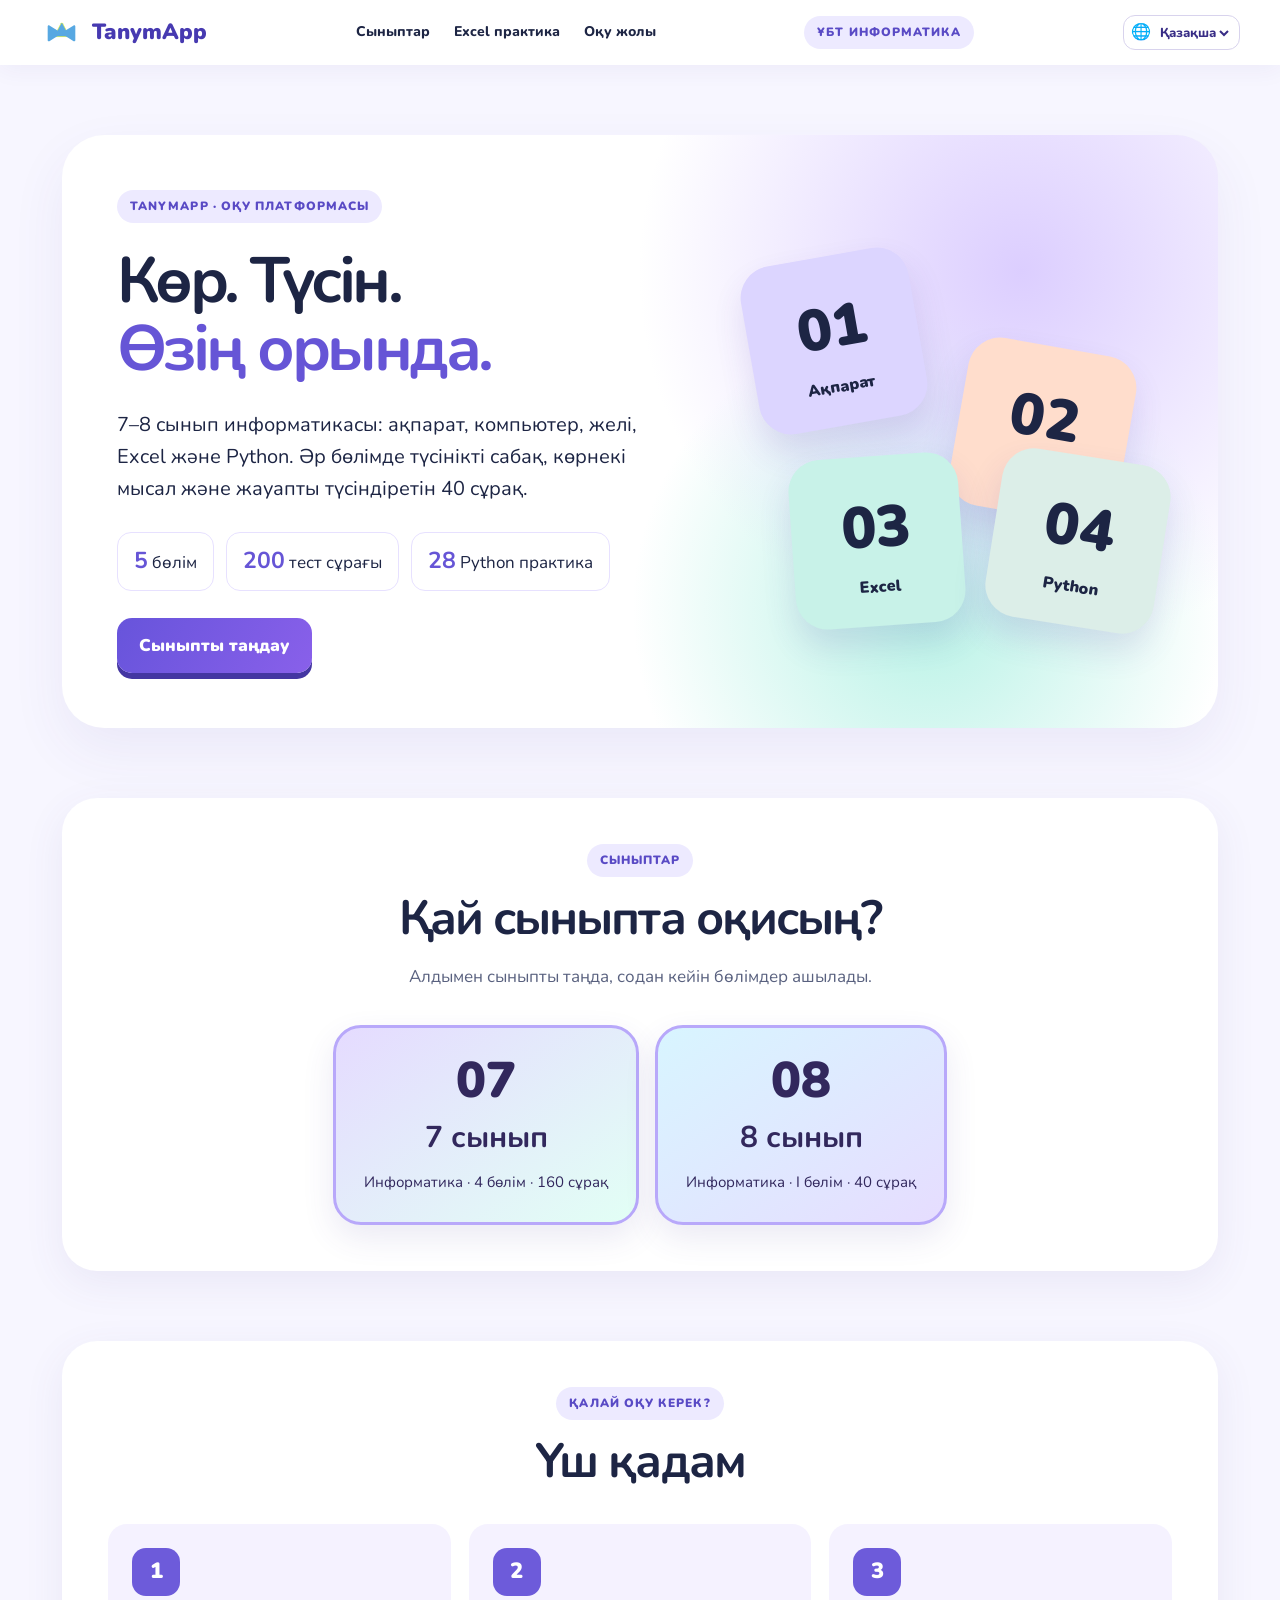
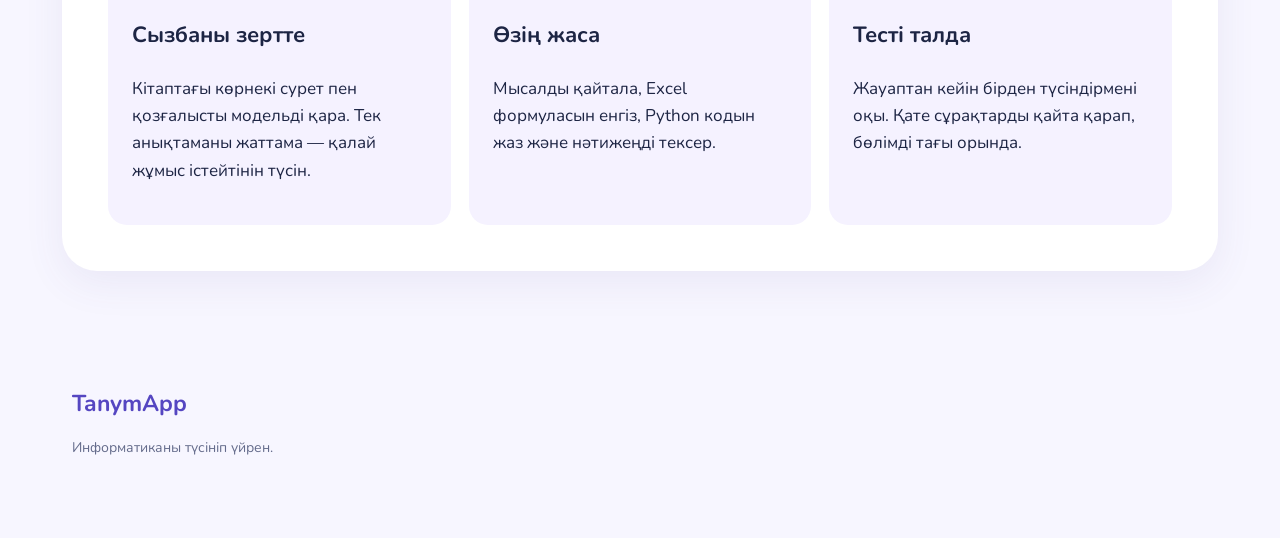
<file: index.html>
<!doctype html><html lang="kk"><head><meta charset="utf-8"><meta name="viewport" content="width=device-width,initial-scale=1"><title>TanymApp · ҰБТ информатика</title><meta name="description" content="ҰБТ информатикаға дайындық: ақпарат, желілер, Excel және Python. Бес бөлім, интерактивті сабақтар және түсіндірмелі тесттер."><link rel="stylesheet" href="section-2/style.css"><link rel="stylesheet" href="assets/home.css"><link rel="stylesheet" href="assets/grade.css"><link rel="stylesheet" href="assets/localize.css?v=16"></head><body><header class="bar"><a class="brand" href="index.html"><img src="assets/logo.svg" alt="">TanymApp</a><nav><a href="#grades">Сыныптар</a><a href="section-3/index.html#practice">Excel практика</a><a href="#path">Оқу жолы</a></nav><span class="pill">ҰБТ ИНФОРМАТИКА</span></header><main><section class="hero home-hero"><div><span class="tag">TANYMAPP · ОҚУ ПЛАТФОРМАСЫ</span><h1>Көр. Түсін.<br><em>Өзің орында.</em></h1><p>7–8 сынып информатикасы: ақпарат, компьютер, желі, Excel және Python. Әр бөлімде түсінікті сабақ, көрнекі мысал және жауапты түсіндіретін 40 сұрақ.</p><div class="hero-stats"><span><b>5</b> бөлім</span><span><b>200</b> тест сұрағы</span><span><b>28</b> Python практика</span></div><a class="button" href="#grades">Сыныпты таңдау</a></div><div class="hero-art home-art" aria-hidden="true"><div class="home-tile one">01 <small>Ақпарат</small></div><div class="home-tile two">02 <small>Желі</small></div><div class="home-tile three">03 <small>Excel</small></div><div class="home-tile four">04 <small>Python</small></div></div></section><section id="grades" class="study grade-picker"><div class="section-heading"><span class="tag">СЫНЫПТАР</span><h2>Қай сыныпта оқисың?</h2><p>Алдымен сыныпты таңда, содан кейін бөлімдер ашылады.</p></div><button type="button" class="grade-card" data-open-grade="7"><span>07</span><strong>7 сынып</strong><small>Информатика · 4 бөлім · 160 сұрақ</small></button><button type="button" class="grade-card" data-open-grade="8"><span>08</span><strong>8 сынып</strong><small>Информатика · I бөлім · 40 сұрақ</small></button></section><section id="sections" hidden><div class="section-heading"><span class="tag">7 СЫНЫП · ТӨРТ БӨЛІМ</span><h2>Қай тақырыптан бастаймыз?</h2><p>Сабақты өз ретімен өт немесе қазір қажет бөлімді таңда.</p></div><div class="home-grid"><a class="home-card card-one" href="section-1/index.html"><span class="home-num">01</span><span class="tag">I БӨЛІМ</span><h3>Ақпарат және файлдар</h3><p>Бит пен байт, көлем есептері, жады, файл форматтары және архив.</p><div class="home-tags"><span>5 сабақ</span><span>40 сұрақ</span><span>Түрлендіргіш</span></div><b>Бөлімді ашу</b></a><a class="home-card card-two" href="section-2/index.html"><span class="home-num">02</span><span class="tag">II БӨЛІМ</span><h3>Желі және қауіпсіздік</h3><p>LAN, топология, кабельдер, зиянды бағдарламалар, фишинг және интерфейс.</p><div class="home-tags"><span>3 негізгі сабақ</span><span>40 сұрақ</span><span>Желі моделі</span></div><b>Бөлімді ашу</b></a><a class="home-card card-three" href="section-3/index.html"><span class="home-num">03</span><span class="tag">III БӨЛІМ</span><h3>Электрондық кестелер</h3><p>Excel кестесі, пішім, формула, шартты пішімдеу, диаграмма және модель.</p><div class="home-tags"><span>6 сабақ</span><span>40 сұрақ</span><span>Excel практика</span></div><b>Бөлімді ашу</b></a><a class="home-card card-four" href="section-4/index.html"><span class="home-num">04</span><span class="tag">IV БӨЛІМ</span><h3>Python: шарт және файл</h3><p>if, elif, else, файлды оқу мен жазу, қате талдау және Python практикасы.</p><div class="home-tags"><span>6 сабақ</span><span>40 сұрақ</span><span>28 практика</span></div><b>Бөлімді ашу</b></a></div></section><section id="sections-8" hidden><div class="section-heading"><span class="tag">8 СЫНЫП · I БӨЛІМ</span><h2>Ақпарат және компьютерлік жүйелер</h2><p>Орыс тіліндегі сабақ және толық қазақша нұсқасы бар.</p></div><div class="home-grid"><a class="home-card card-one" href="grade-8/section-1/index.html"><span class="home-num">01</span><span class="tag">I БӨЛІМ</span><h3>Ақпарат, компьютер және желі</h3><p>Ақпаратты өлшеу, кодтау, процессор, желі, өткізу қабілеті және қауіпсіздік.</p><div class="home-tags"><span>7 сабақ</span><span>40 сұрақ</span><span>RU / ҚАЗ</span></div><b>Бөлімді ашу</b></a></div></section><section id="path" class="study pathway"><div class="section-heading"><span class="tag">ҚАЛАЙ ОҚУ КЕРЕК?</span><h2>Үш қадам</h2></div><div class="path-steps"><article><span>1</span><h3>Сызбаны зертте</h3><p>Кітаптағы көрнекі сурет пен қозғалысты модельді қара. Тек анықтаманы жаттама — қалай жұмыс істейтінін түсін.</p></article><article><span>2</span><h3>Өзің жаса</h3><p>Мысалды қайтала, Excel формуласын енгіз, Python кодын жаз және нәтижеңді тексер.</p></article><article><span>3</span><h3>Тесті талда</h3><p>Жауаптан кейін бірден түсіндірмені оқы. Қате сұрақтарды қайта қарап, бөлімді тағы орында.</p></article></div></section><footer><b>TanymApp</b><p>Информатиканы түсініп үйрен.</p></footer></main><script src="assets/grade.js" defer></script><script src="assets/localize.js?v=16" defer></script></body></html>
</file>
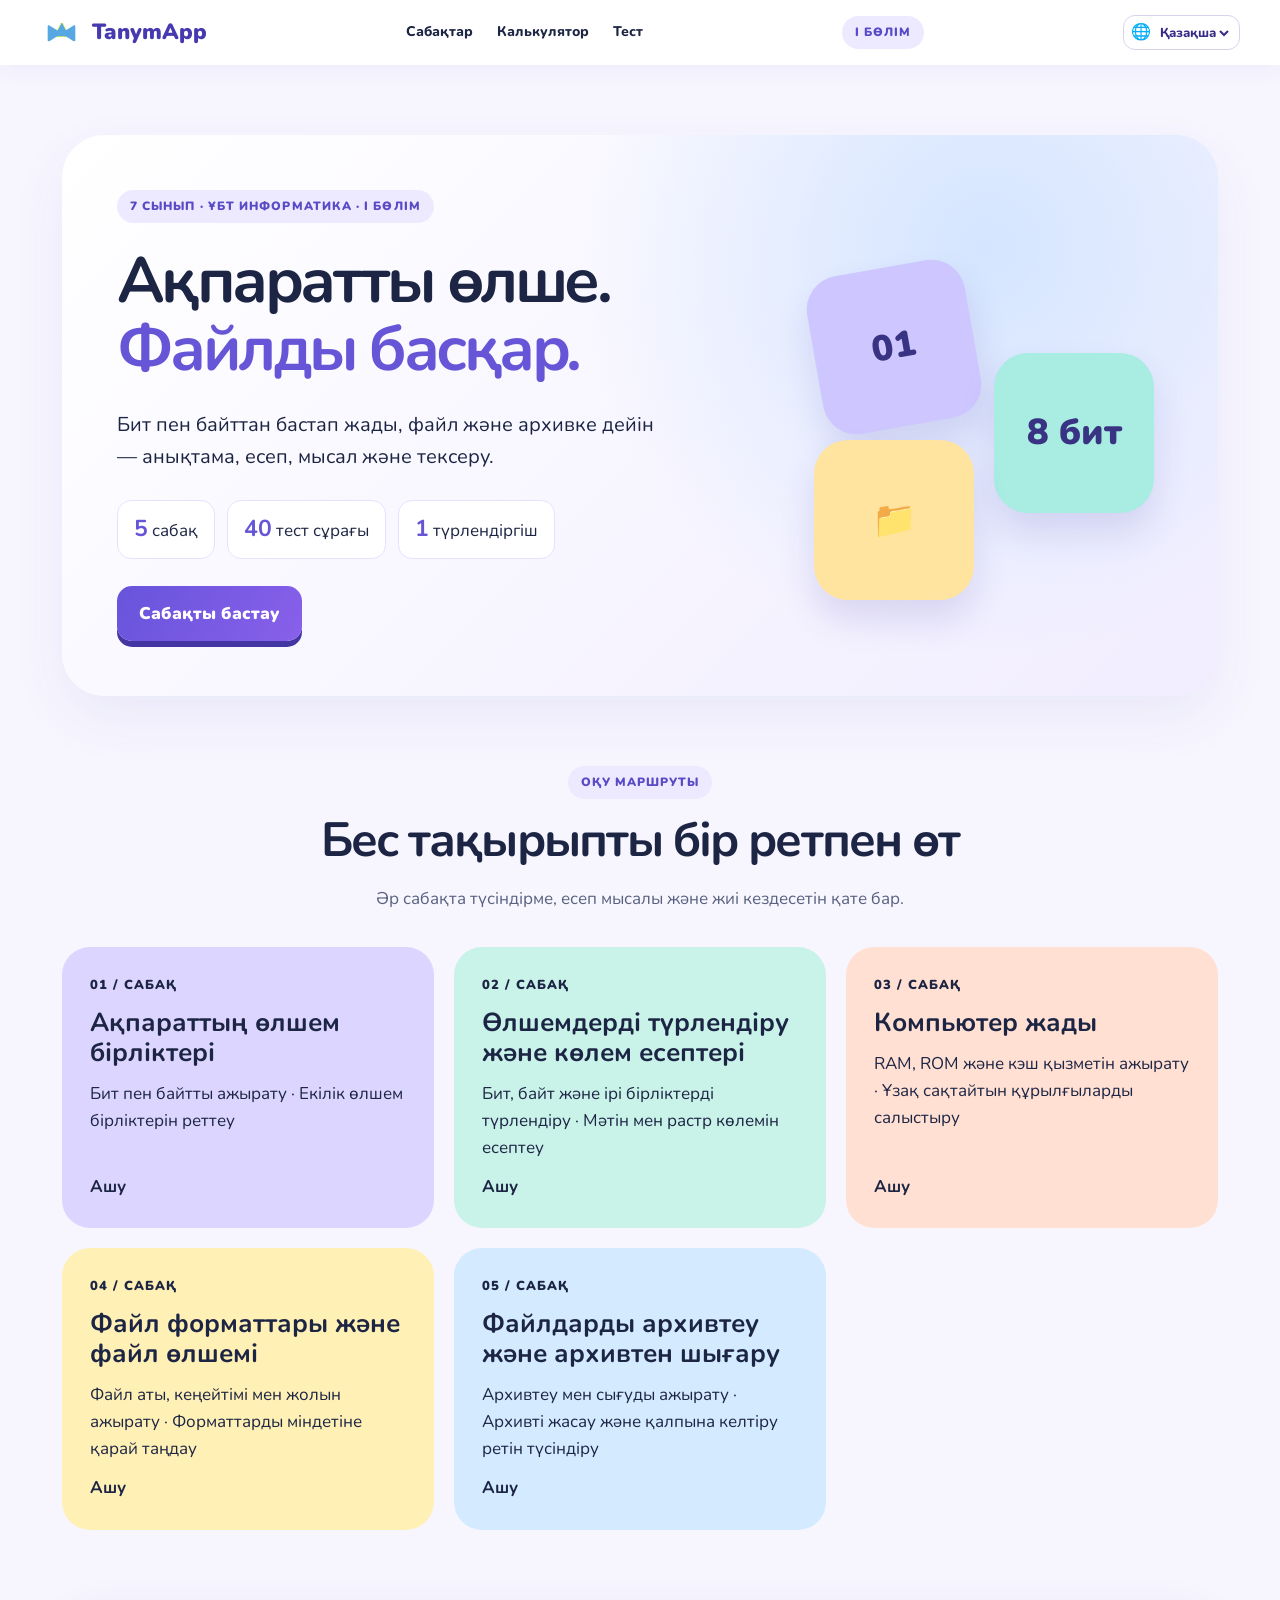
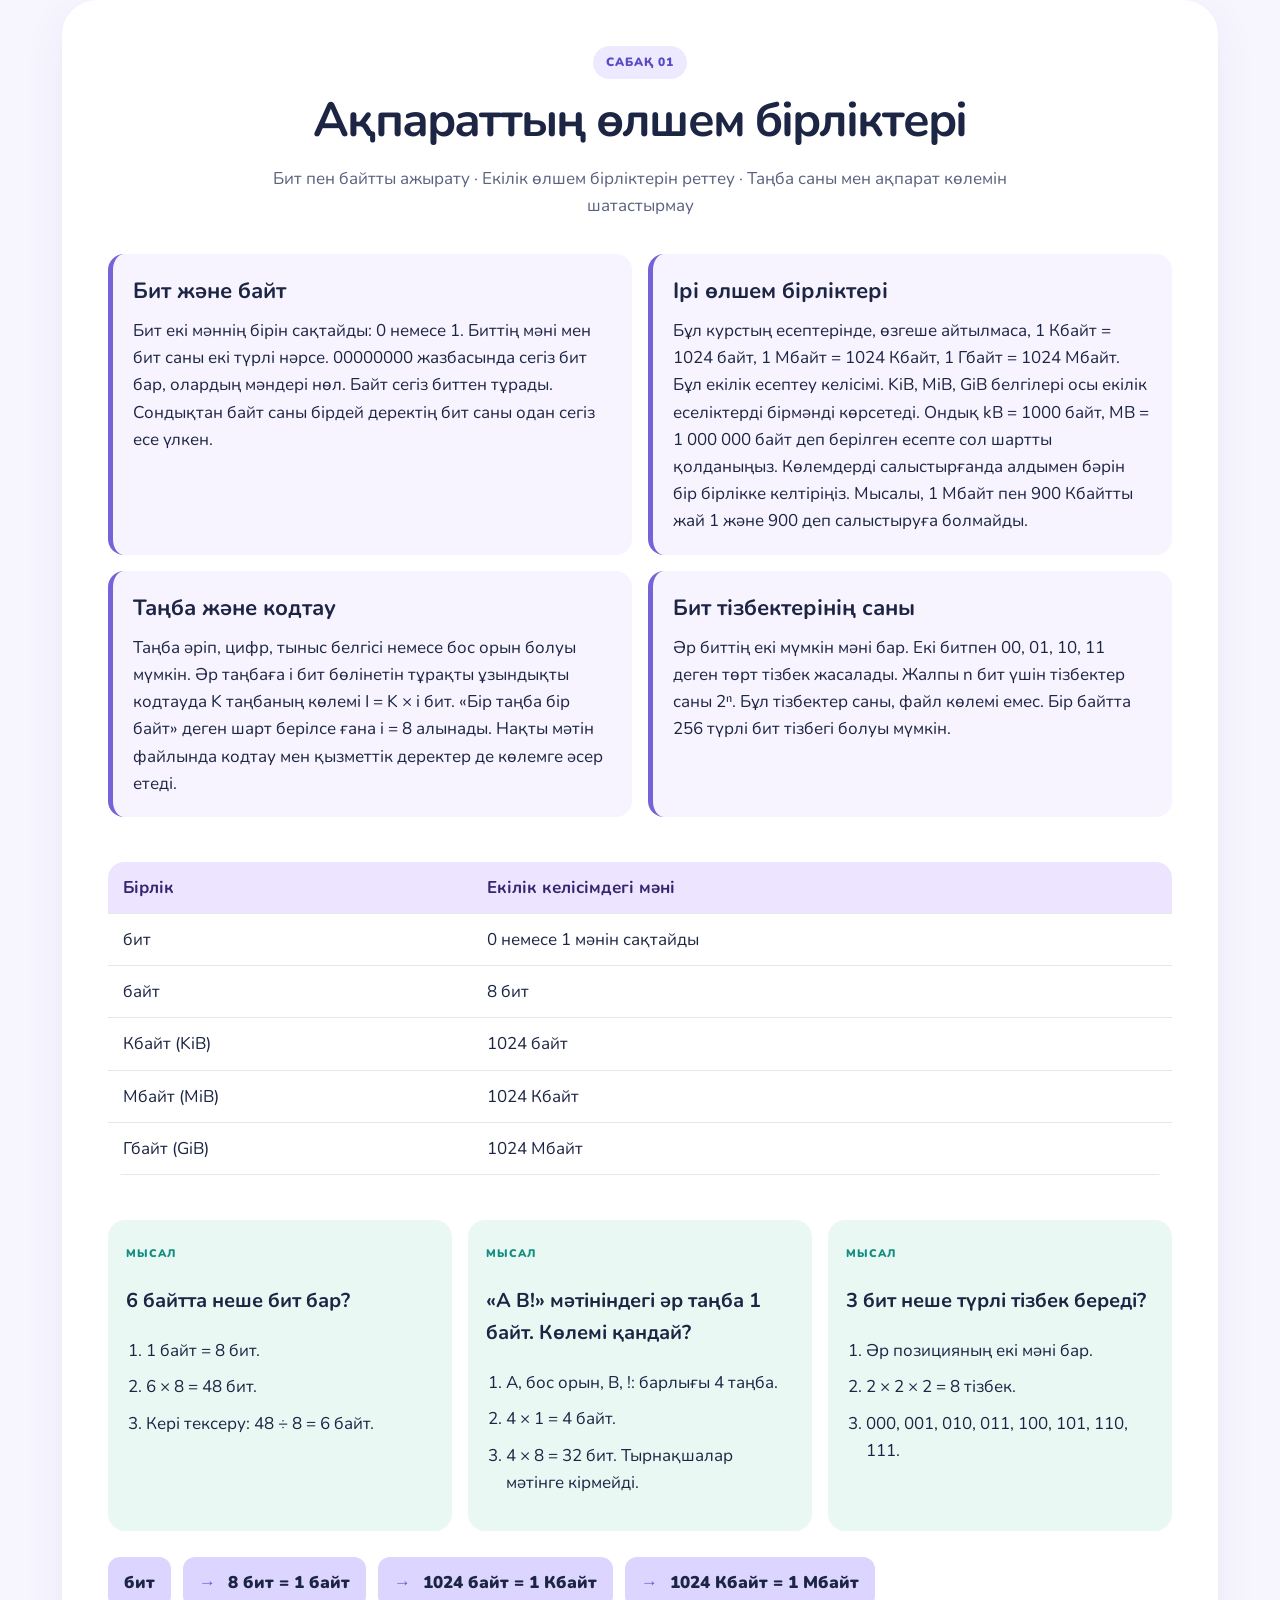
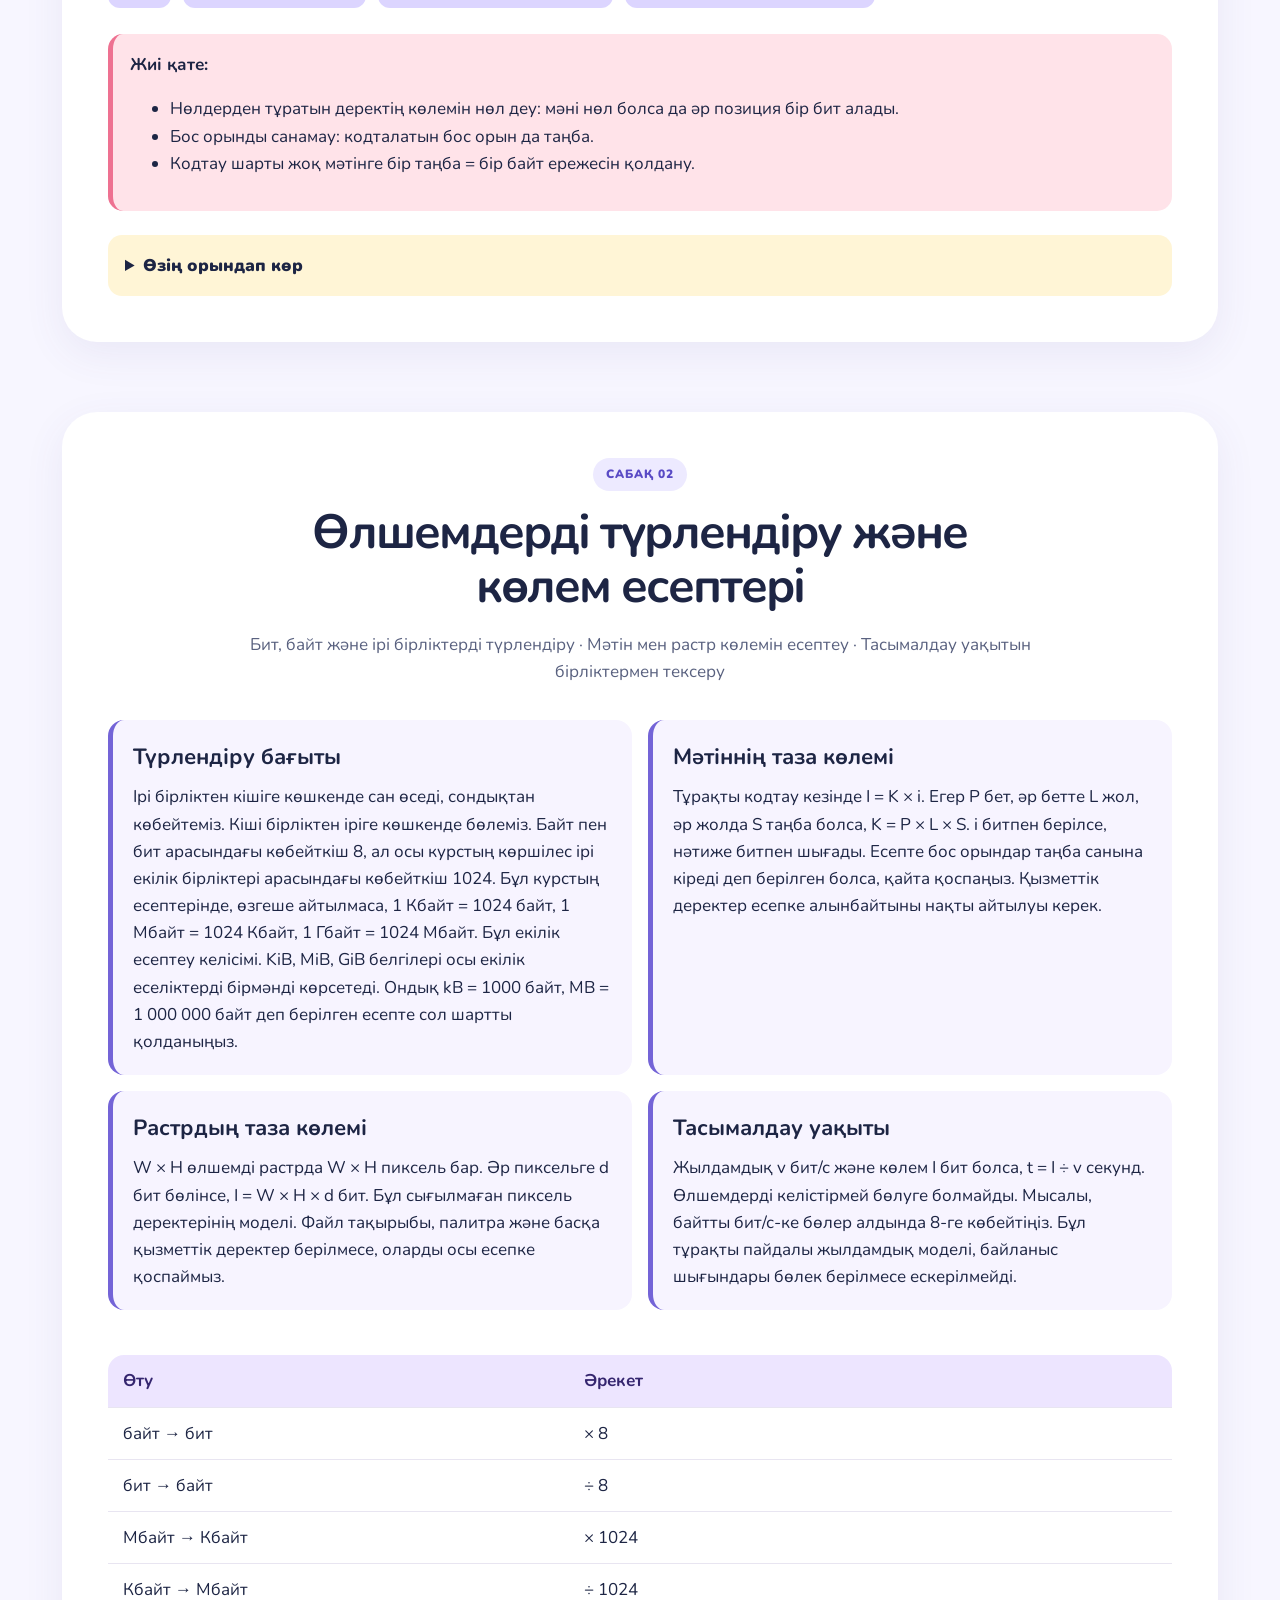
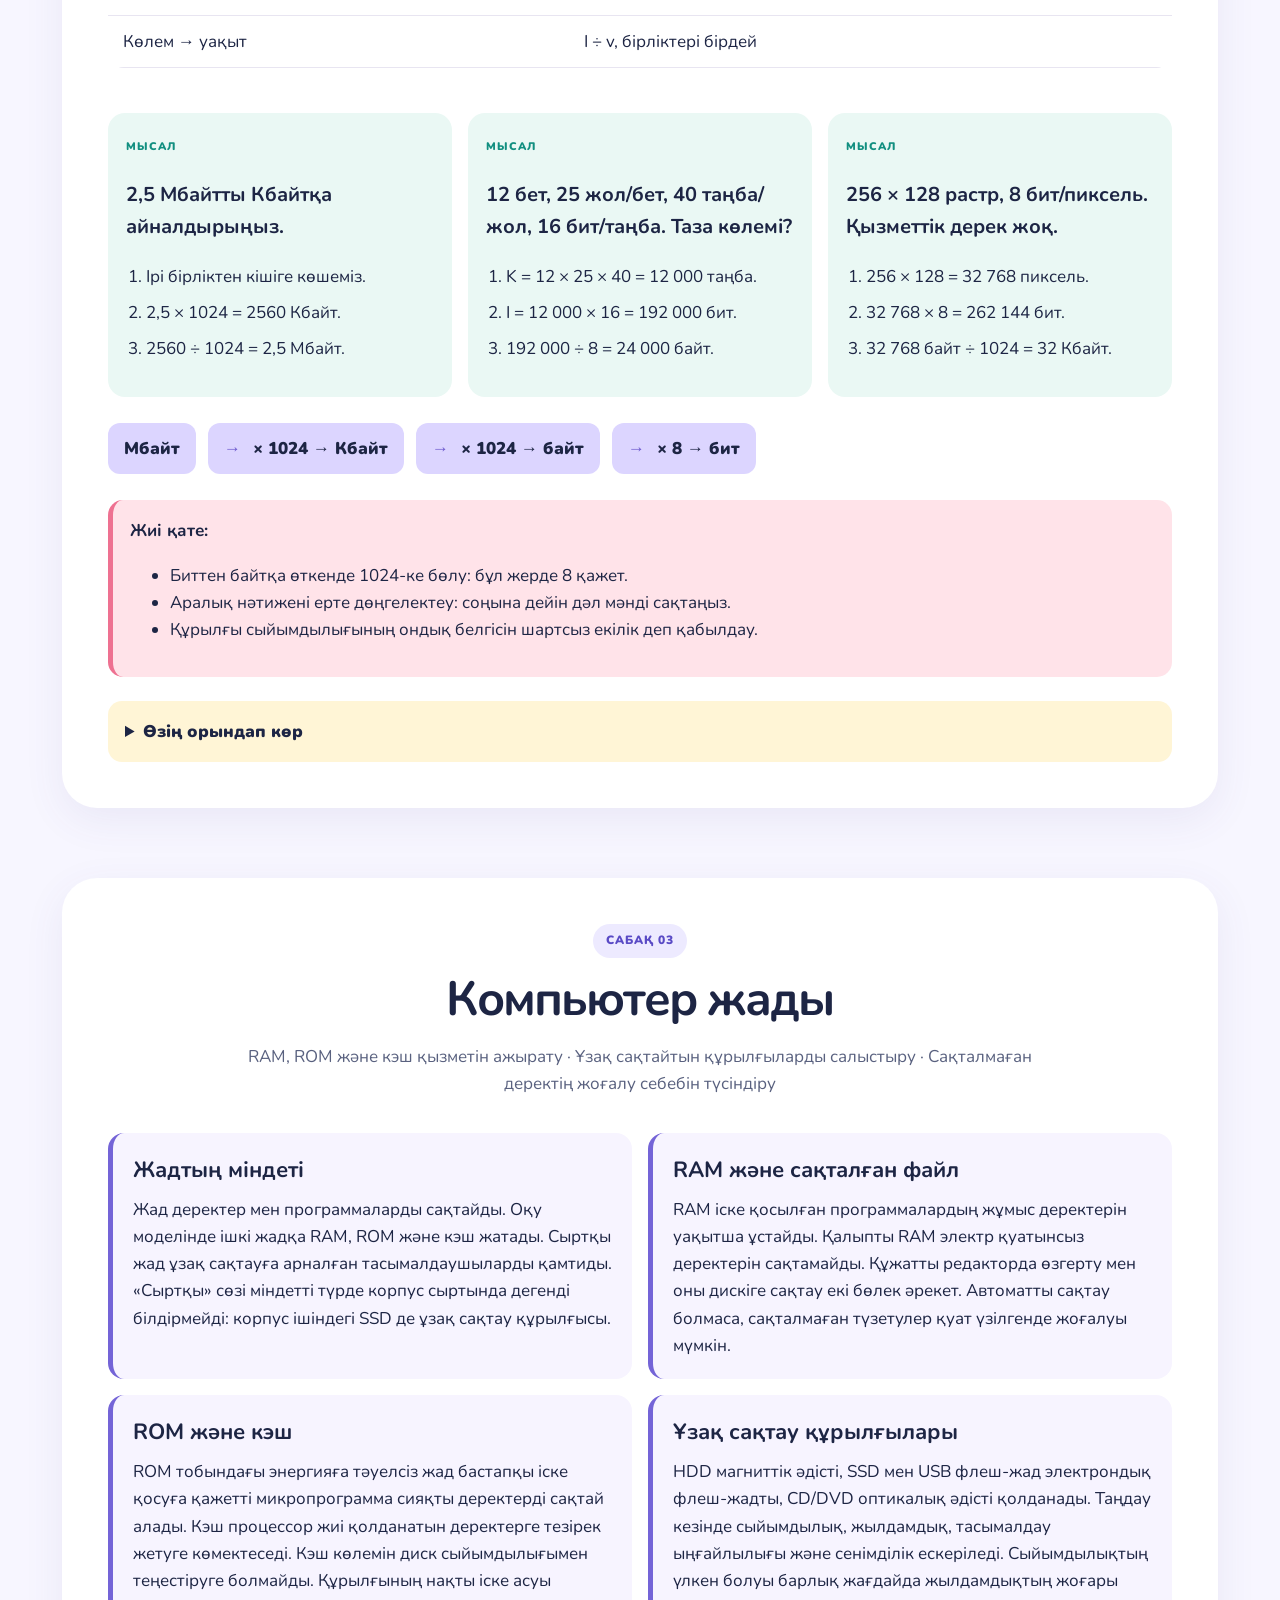
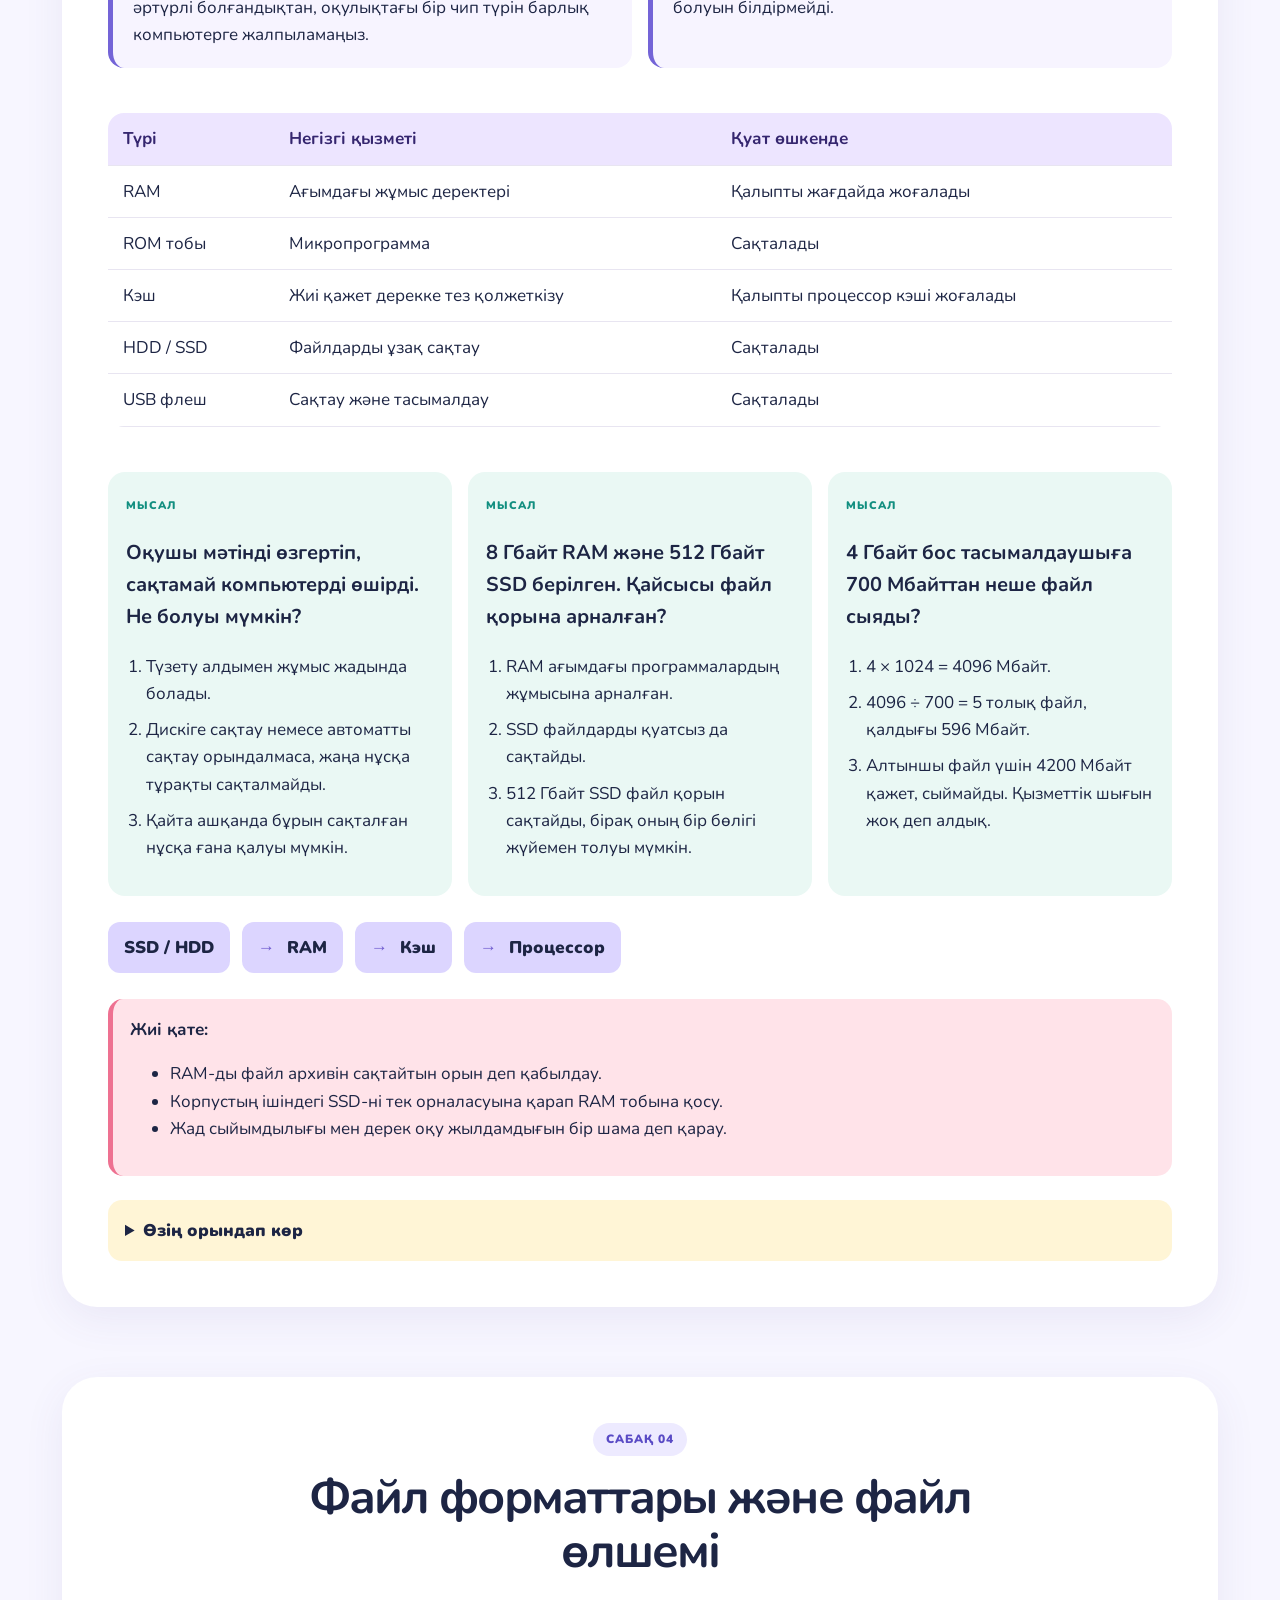
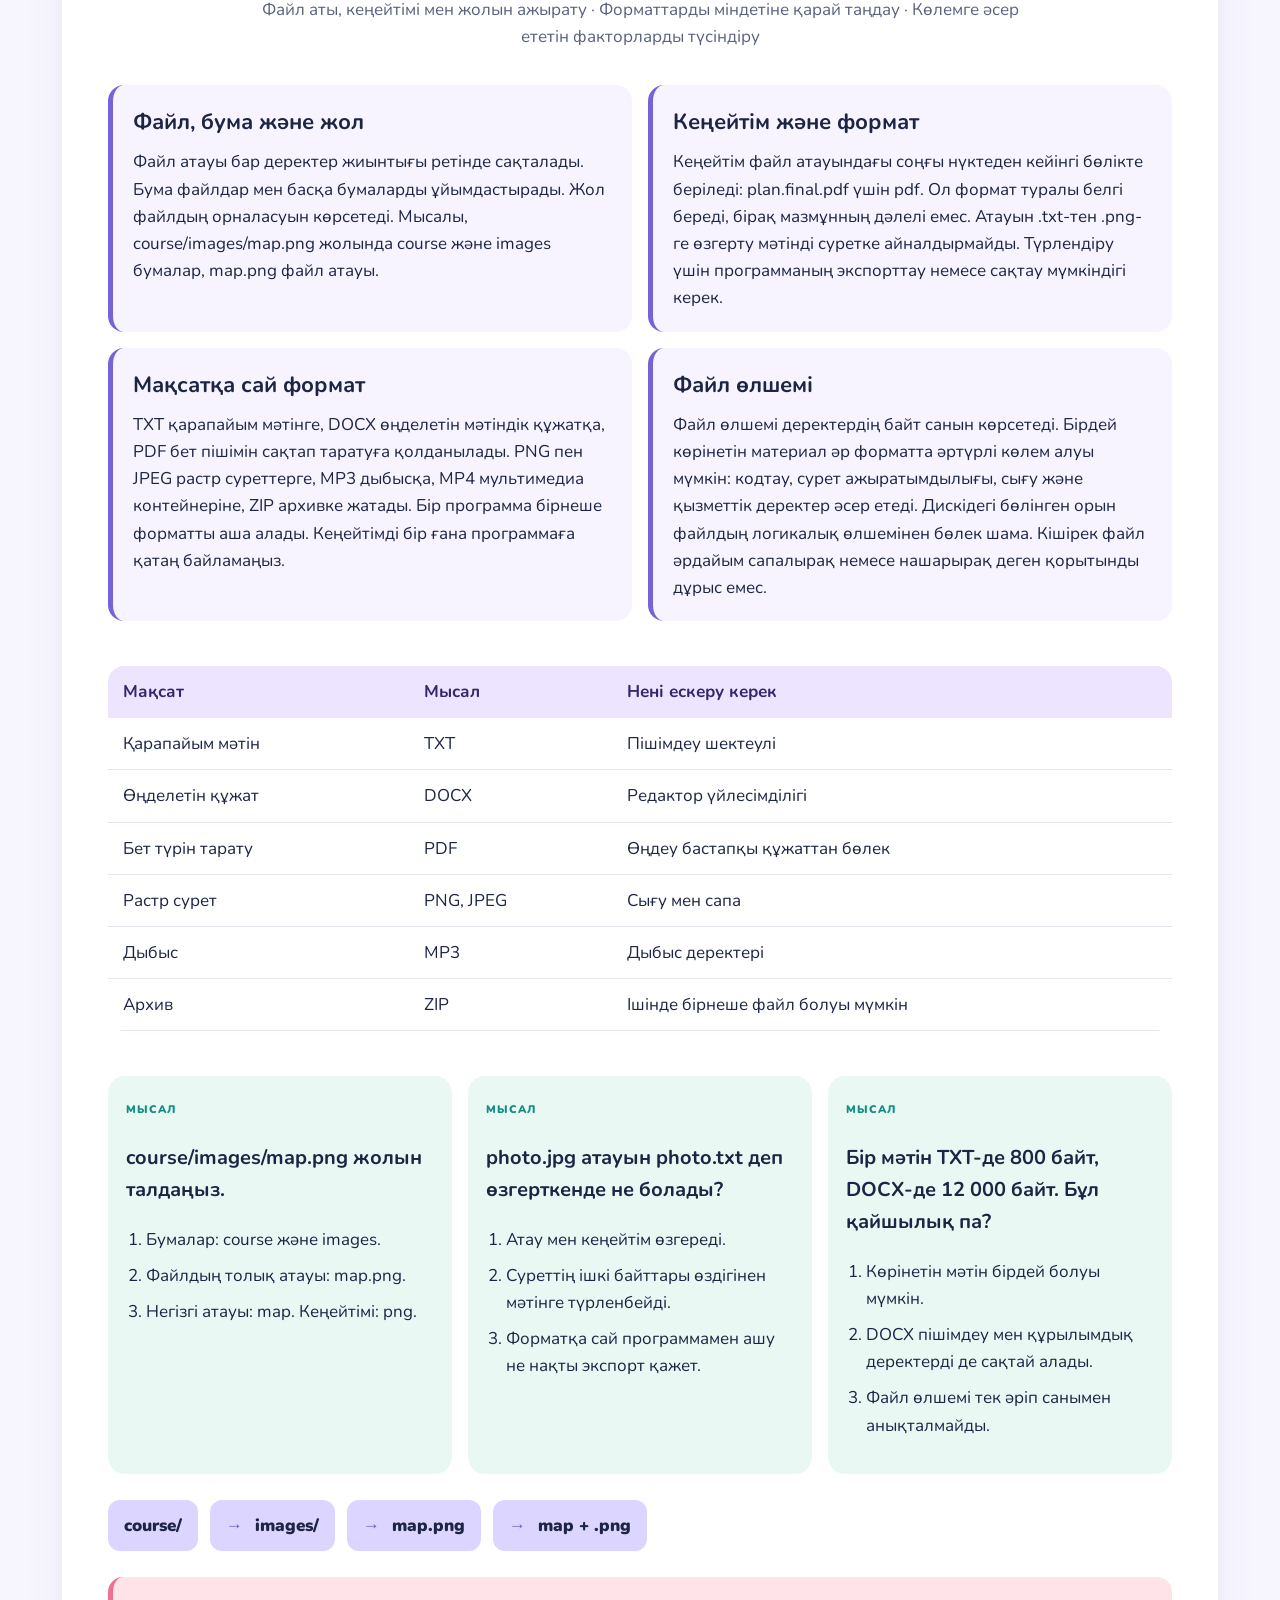
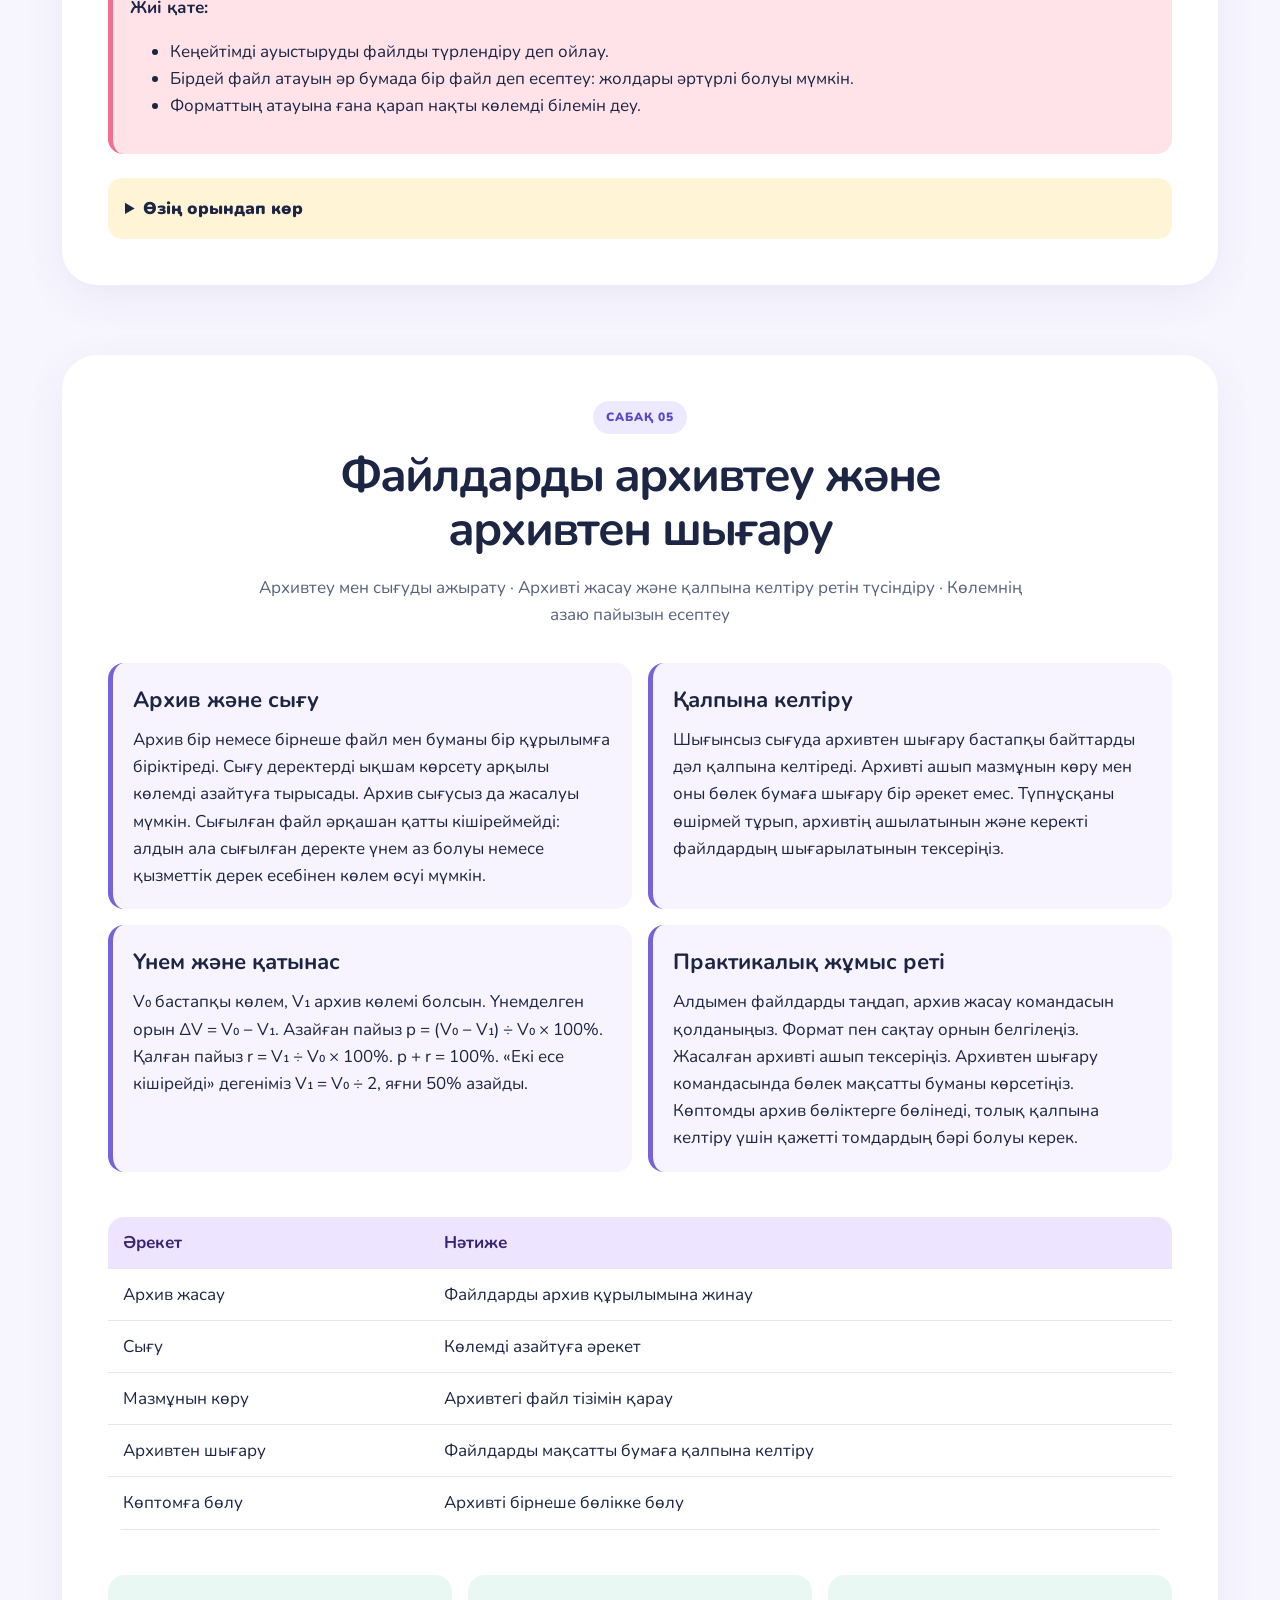
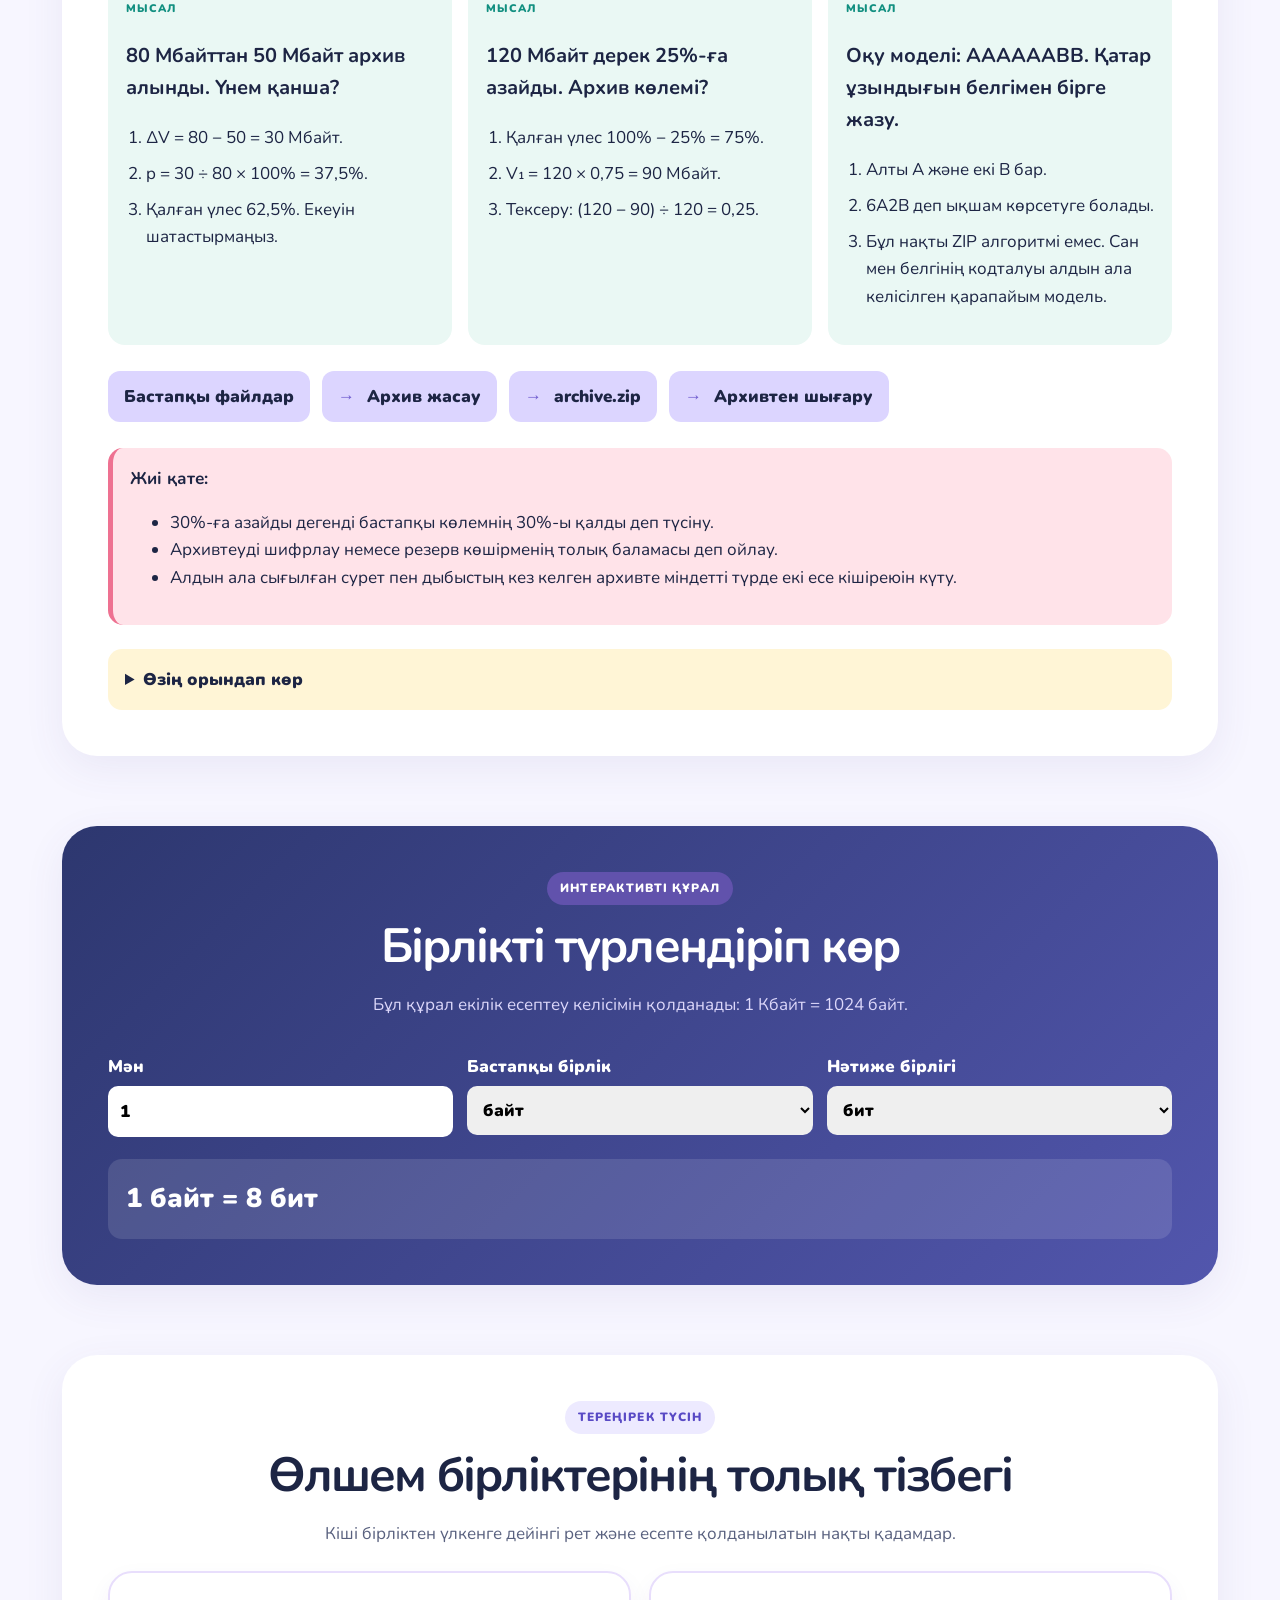
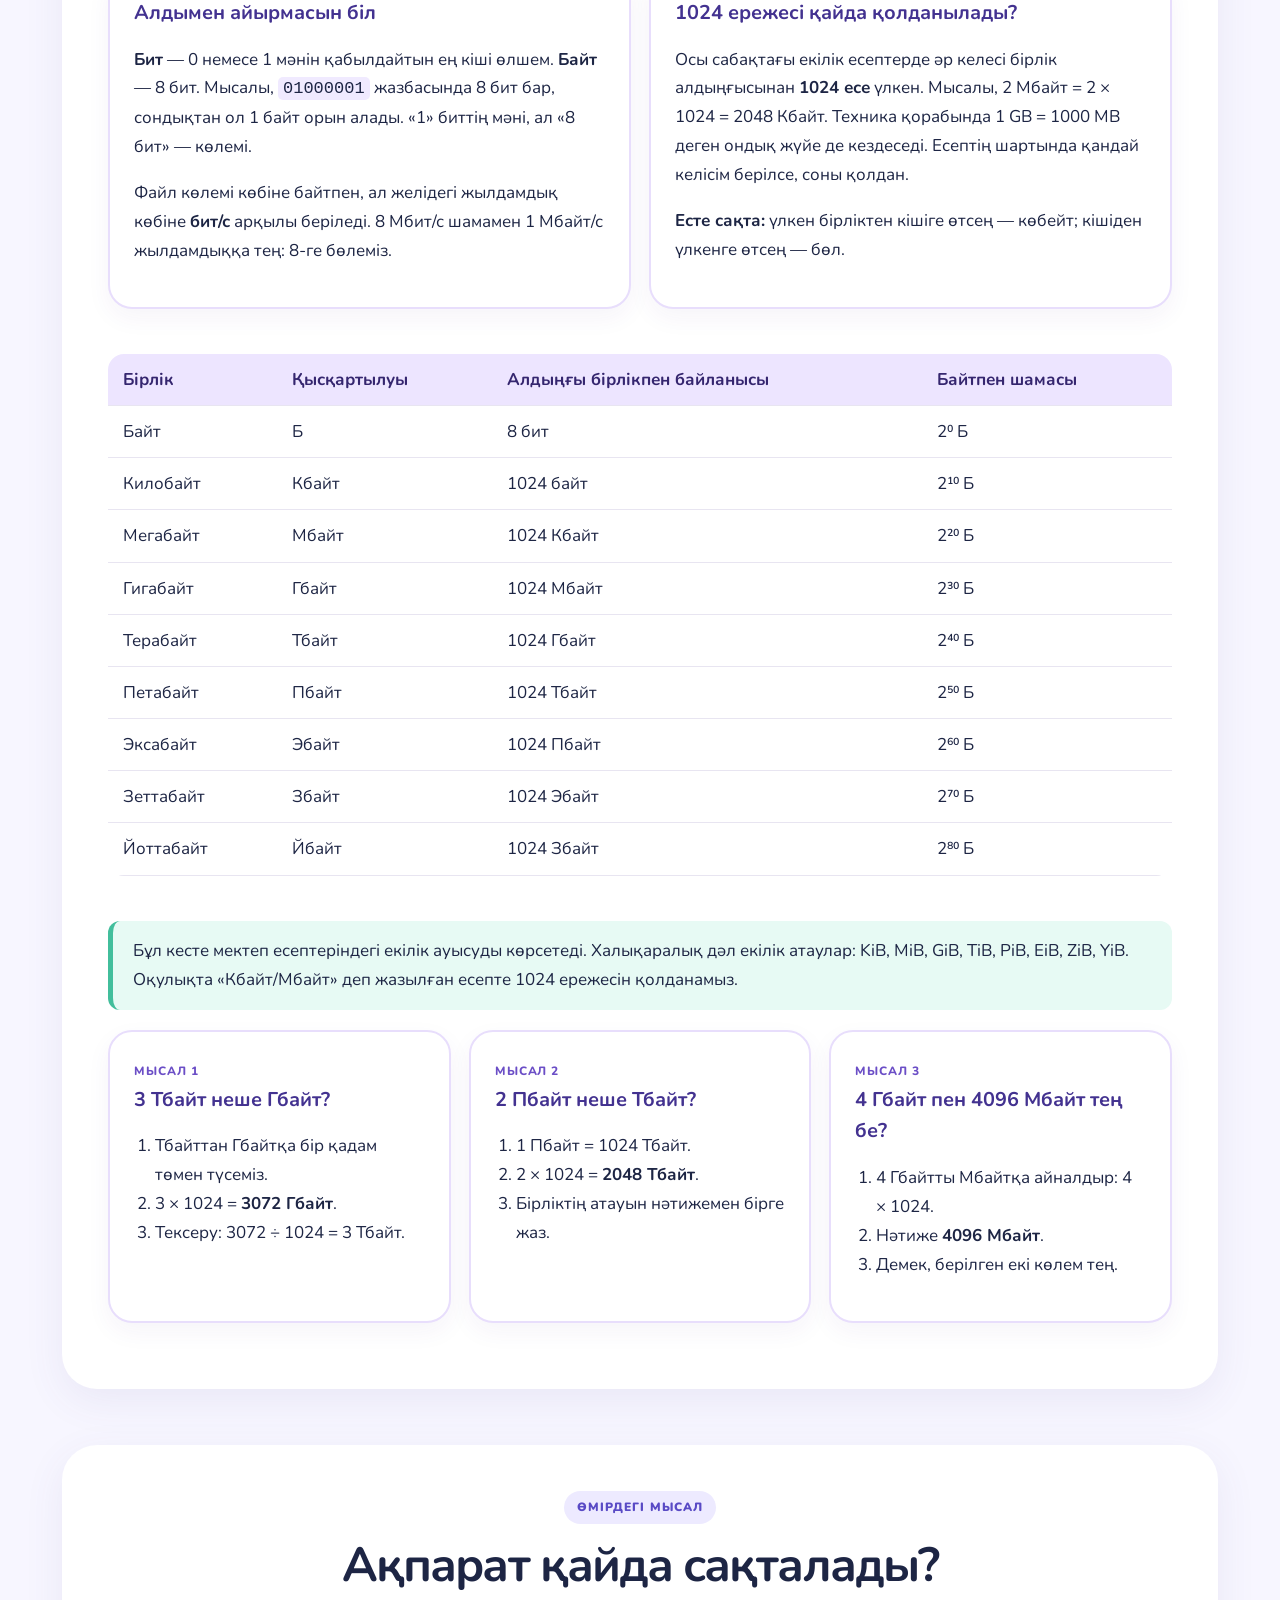
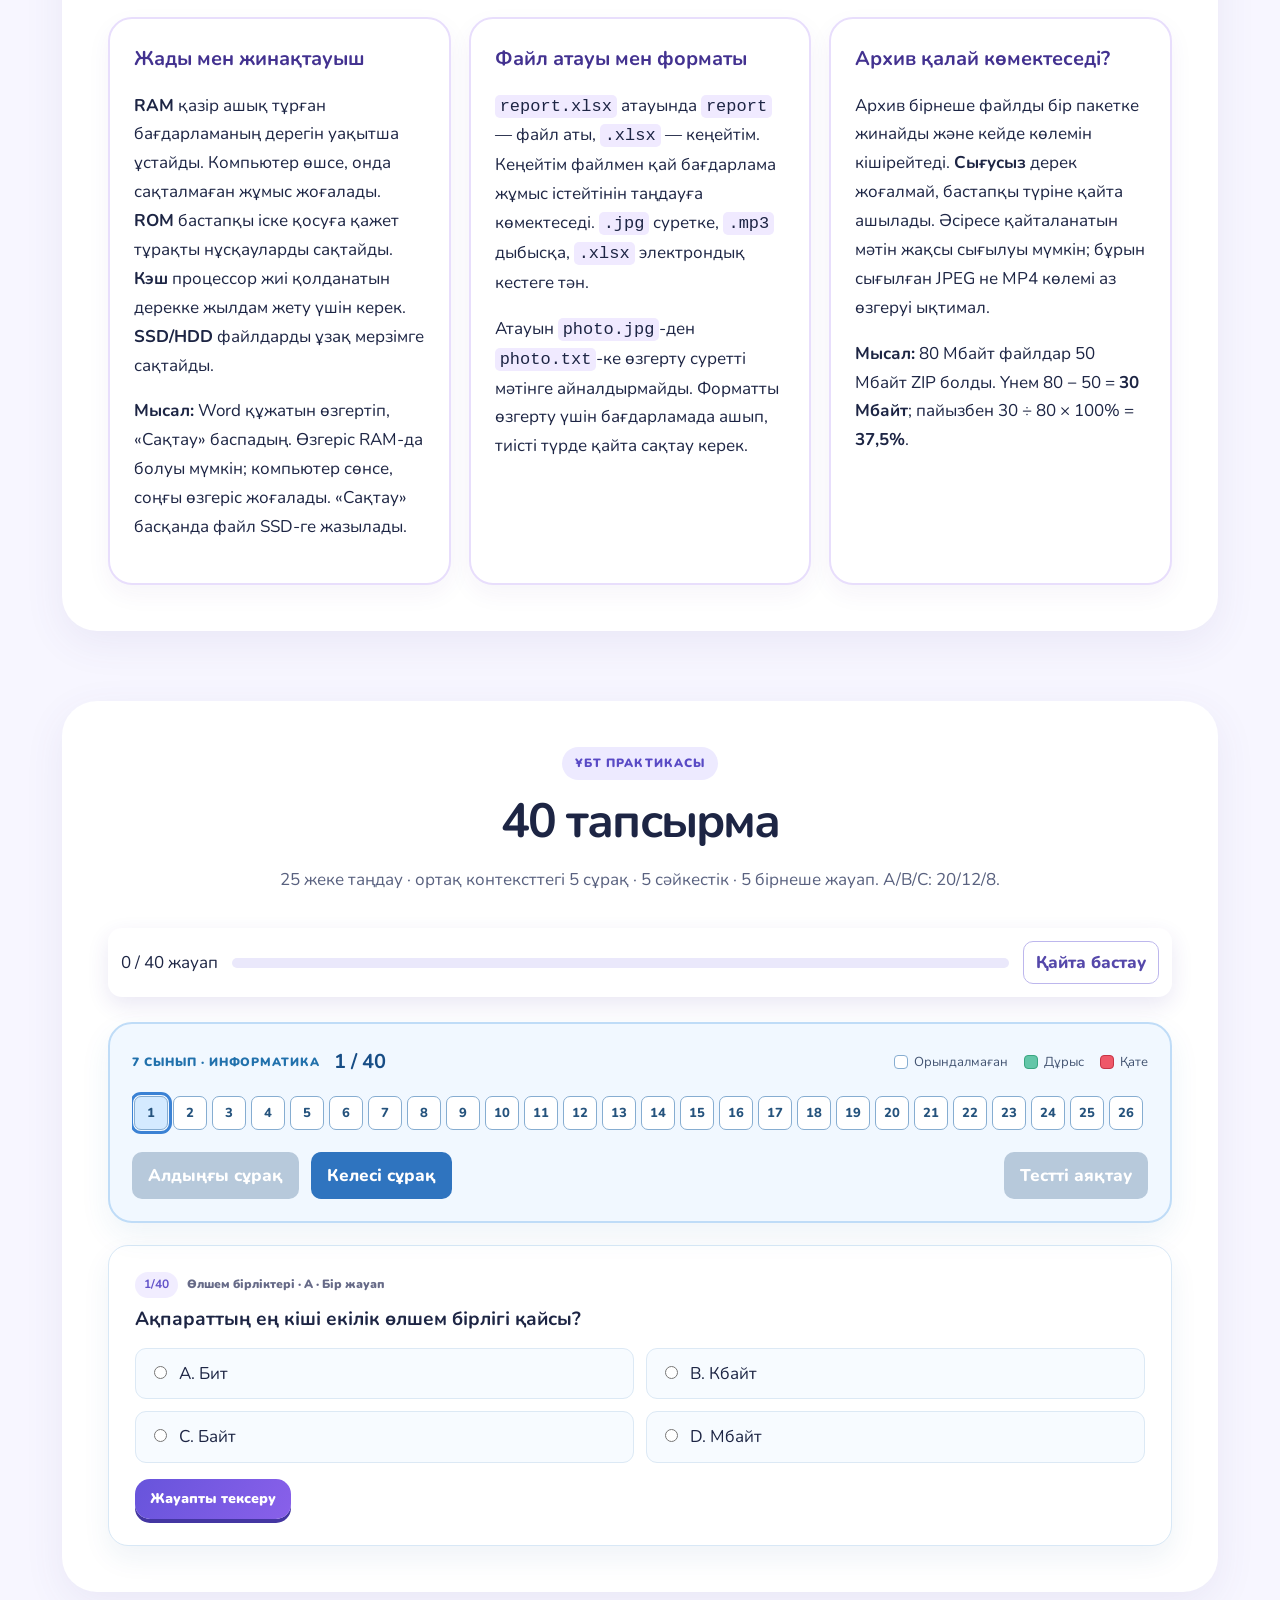
<file: section-1/index.html>
<!doctype html><html lang="kk"><head><meta charset="utf-8"><meta name="viewport" content="width=device-width,initial-scale=1"><title>I бөлім · Ақпарат пен файлдар · TanymApp</title><link rel="stylesheet" href="../section-2/style.css"><link rel="stylesheet" href="style.css"><link rel="stylesheet" href="../assets/enrichment.css"><link rel="stylesheet" href="../assets/exam-ui.css?v=16"><link rel="stylesheet" href="../assets/localize.css?v=16"></head><body data-section="1"><header class="bar"><a class="brand" href="../index.html"><img src="../assets/logo.svg" alt="">TanymApp</a><nav><a href="#lessons">Сабақтар</a><a href="#converter">Калькулятор</a><a href="#test">Тест</a></nav><span class="pill">I БӨЛІМ</span></header><main><section class="hero section-one-hero"><div><span class="tag">7 СЫНЫП · ҰБТ ИНФОРМАТИКА · I БӨЛІМ</span><h1>Ақпаратты өлше.<br><em>Файлды басқар.</em></h1><p>Бит пен байттан бастап жады, файл және архивке дейін — анықтама, есеп, мысал және тексеру.</p><div class="hero-stats"><span><b>5</b> сабақ</span><span><b>40</b> тест сұрағы</span><span><b>1</b> түрлендіргіш</span></div><a class="button" href="#lessons">Сабақты бастау</a></div><div class="hero-art one-art" aria-hidden="true"><div class="orb a">01</div><div class="orb b">8 бит</div><div class="orb c">📁</div></div></section><section id="lessons"><div class="section-heading"><span class="tag">ОҚУ МАРШРУТЫ</span><h2>Бес тақырыпты бір ретпен өт</h2><p>Әр сабақта түсіндірме, есеп мысалы және жиі кездесетін қате бар.</p></div><div class="lesson-grid five"><a class="lesson-card purple" href="#lesson-1"><span>01 / САБАҚ</span><strong>Ақпараттың өлшем бірліктері</strong><p>Бит пен байтты ажырату · Екілік өлшем бірліктерін реттеу</p><b>Ашу</b></a><a class="lesson-card mint" href="#lesson-2"><span>02 / САБАҚ</span><strong>Өлшемдерді түрлендіру және көлем есептері</strong><p>Бит, байт және ірі бірліктерді түрлендіру · Мәтін мен растр көлемін есептеу</p><b>Ашу</b></a><a class="lesson-card peach" href="#lesson-3"><span>03 / САБАҚ</span><strong>Компьютер жады</strong><p>RAM, ROM және кэш қызметін ажырату · Ұзақ сақтайтын құрылғыларды салыстыру</p><b>Ашу</b></a><a class="lesson-card lemon" href="#lesson-4"><span>04 / САБАҚ</span><strong>Файл форматтары және файл өлшемі</strong><p>Файл аты, кеңейтімі мен жолын ажырату · Форматтарды міндетіне қарай таңдау</p><b>Ашу</b></a><a class="lesson-card sky" href="#lesson-5"><span>05 / САБАҚ</span><strong>Файлдарды архивтеу және архивтен шығару</strong><p>Архивтеу мен сығуды ажырату · Архивті жасау және қалпына келтіру ретін түсіндіру</p><b>Ашу</b></a></div></section><section class="study" id="lesson-1"><div class="section-heading"><span class="tag">САБАҚ 01</span><h2>Ақпараттың өлшем бірліктері</h2><p>Бит пен байтты ажырату · Екілік өлшем бірліктерін реттеу · Таңба саны мен ақпарат көлемін шатастырмау</p></div><div class="concept-grid"><article class="concept"><h3>Бит және байт</h3><p>Бит екі мәннің бірін сақтайды: 0 немесе 1. Биттің мәні мен бит саны екі түрлі нәрсе. 00000000 жазбасында сегіз бит бар, олардың мәндері нөл. Байт сегіз биттен тұрады. Сондықтан байт саны бірдей деректің бит саны одан сегіз есе үлкен.</p></article><article class="concept"><h3>Ірі өлшем бірліктері</h3><p>Бұл курстың есептерінде, өзгеше айтылмаса, 1 Кбайт = 1024 байт, 1 Мбайт = 1024 Кбайт, 1 Гбайт = 1024 Мбайт. Бұл екілік есептеу келісімі. KiB, MiB, GiB белгілері осы екілік еселіктерді бірмәнді көрсетеді. Ондық kB = 1000 байт, MB = 1 000 000 байт деп берілген есепте сол шартты қолданыңыз. Көлемдерді салыстырғанда алдымен бәрін бір бірлікке келтіріңіз. Мысалы, 1 Мбайт пен 900 Кбайтты жай 1 және 900 деп салыстыруға болмайды.</p></article><article class="concept"><h3>Таңба және кодтау</h3><p>Таңба әріп, цифр, тыныс белгісі немесе бос орын болуы мүмкін. Әр таңбаға i бит бөлінетін тұрақты ұзындықты кодтауда K таңбаның көлемі I = K × i бит. «Бір таңба бір байт» деген шарт берілсе ғана i = 8 алынады. Нақты мәтін файлында кодтау мен қызметтік деректер де көлемге әсер етеді.</p></article><article class="concept"><h3>Бит тізбектерінің саны</h3><p>Әр биттің екі мүмкін мәні бар. Екі битпен 00, 01, 10, 11 деген төрт тізбек жасалады. Жалпы n бит үшін тізбектер саны 2ⁿ. Бұл тізбектер саны, файл көлемі емес. Бір байтта 256 түрлі бит тізбегі болуы мүмкін.</p></article></div><div class="table-scroll"><table class="lesson-table"><thead><tr><th>Бірлік</th><th>Екілік келісімдегі мәні</th></tr></thead><tbody><tr><td>бит</td><td>0 немесе 1 мәнін сақтайды</td></tr><tr><td>байт</td><td>8 бит</td></tr><tr><td>Кбайт (KiB)</td><td>1024 байт</td></tr><tr><td>Мбайт (MiB)</td><td>1024 Кбайт</td></tr><tr><td>Гбайт (GiB)</td><td>1024 Мбайт</td></tr></tbody></table></div><div class="example-grid"><article class="worked-example"><span>МЫСАЛ</span><h3>6 байтта неше бит бар?</h3><ol><li>1 байт = 8 бит.</li><li>6 × 8 = 48 бит.</li><li>Кері тексеру: 48 ÷ 8 = 6 байт.</li></ol></article><article class="worked-example"><span>МЫСАЛ</span><h3>«A B!» мәтініндегі әр таңба 1 байт. Көлемі қандай?</h3><ol><li>A, бос орын, B, !: барлығы 4 таңба.</li><li>4 × 1 = 4 байт.</li><li>4 × 8 = 32 бит. Тырнақшалар мәтінге кірмейді.</li></ol></article><article class="worked-example"><span>МЫСАЛ</span><h3>3 бит неше түрлі тізбек береді?</h3><ol><li>Әр позицияның екі мәні бар.</li><li>2 × 2 × 2 = 8 тізбек.</li><li>000, 001, 010, 011, 100, 101, 110, 111.</li></ol></article></div><div class="flow-diagram"><span>бит</span><span>8 бит = 1 байт</span><span>1024 байт = 1 Кбайт</span><span>1024 Кбайт = 1 Мбайт</span></div><div class="warning"><b>Жиі қате:</b><ul><li>Нөлдерден тұратын деректің көлемін нөл деу: мәні нөл болса да әр позиция бір бит алады.</li><li>Бос орынды санамау: кодталатын бос орын да таңба.</li><li>Кодтау шарты жоқ мәтінге бір таңба = бір байт ережесін қолдану.</li></ul></div><details class="lesson-practice"><summary>Өзің орындап көр</summary><p><b>A деңгейі:</b> 7 байтты битпен жазыңыз.<details><summary>Жауабын тексеру</summary><p>7 × 8 = 56 бит.</p></details></p><p><b>B деңгейі:</b> «KZ 7» мәтініне әр таңбаға 8 бит бөлінді. Тырнақшасыз көлемі қандай?<details><summary>Жауабын тексеру</summary><p>Бос орынмен бірге 4 таңба. 4 × 8 = 32 бит = 4 байт.</p></details></p><p><b>C деңгейі:</b> 32 түрлі белгіні тұрақты ұзындықпен кодтау үшін ең аз неше бит керек?<details><summary>Жауабын тексеру</summary><p>2⁴ = 16 жеткіліксіз, 2⁵ = 32 жеткілікті. Ең азы 5 бит.</p></details></p></details></section><section class="study" id="lesson-2"><div class="section-heading"><span class="tag">САБАҚ 02</span><h2>Өлшемдерді түрлендіру және көлем есептері</h2><p>Бит, байт және ірі бірліктерді түрлендіру · Мәтін мен растр көлемін есептеу · Тасымалдау уақытын бірліктермен тексеру</p></div><div class="concept-grid"><article class="concept"><h3>Түрлендіру бағыты</h3><p>Ірі бірліктен кішіге көшкенде сан өседі, сондықтан көбейтеміз. Кіші бірліктен іріге көшкенде бөлеміз. Байт пен бит арасындағы көбейткіш 8, ал осы курстың көршілес ірі екілік бірліктері арасындағы көбейткіш 1024. Бұл курстың есептерінде, өзгеше айтылмаса, 1 Кбайт = 1024 байт, 1 Мбайт = 1024 Кбайт, 1 Гбайт = 1024 Мбайт. Бұл екілік есептеу келісімі. KiB, MiB, GiB белгілері осы екілік еселіктерді бірмәнді көрсетеді. Ондық kB = 1000 байт, MB = 1 000 000 байт деп берілген есепте сол шартты қолданыңыз.</p></article><article class="concept"><h3>Мәтіннің таза көлемі</h3><p>Тұрақты кодтау кезінде I = K × i. Егер P бет, әр бетте L жол, әр жолда S таңба болса, K = P × L × S. i битпен берілсе, нәтиже битпен шығады. Есепте бос орындар таңба санына кіреді деп берілген болса, қайта қоспаңыз. Қызметтік деректер есепке алынбайтыны нақты айтылуы керек.</p></article><article class="concept"><h3>Растрдың таза көлемі</h3><p>W × H өлшемді растрда W × H пиксель бар. Әр пиксельге d бит бөлінсе, I = W × H × d бит. Бұл сығылмаған пиксель деректерінің моделі. Файл тақырыбы, палитра және басқа қызметтік деректер берілмесе, оларды осы есепке қоспаймыз.</p></article><article class="concept"><h3>Тасымалдау уақыты</h3><p>Жылдамдық v бит/с және көлем I бит болса, t = I ÷ v секунд. Өлшемдерді келістірмей бөлуге болмайды. Мысалы, байтты бит/с-ке бөлер алдында 8-ге көбейтіңіз. Бұл тұрақты пайдалы жылдамдық моделі, байланыс шығындары бөлек берілмесе ескерілмейді.</p></article></div><div class="table-scroll"><table class="lesson-table"><thead><tr><th>Өту</th><th>Әрекет</th></tr></thead><tbody><tr><td>байт → бит</td><td>× 8</td></tr><tr><td>бит → байт</td><td>÷ 8</td></tr><tr><td>Мбайт → Кбайт</td><td>× 1024</td></tr><tr><td>Кбайт → Мбайт</td><td>÷ 1024</td></tr><tr><td>Көлем → уақыт</td><td>I ÷ v, бірліктері бірдей</td></tr></tbody></table></div><div class="example-grid"><article class="worked-example"><span>МЫСАЛ</span><h3>2,5 Мбайтты Кбайтқа айналдырыңыз.</h3><ol><li>Ірі бірліктен кішіге көшеміз.</li><li>2,5 × 1024 = 2560 Кбайт.</li><li>2560 ÷ 1024 = 2,5 Мбайт.</li></ol></article><article class="worked-example"><span>МЫСАЛ</span><h3>12 бет, 25 жол/бет, 40 таңба/жол, 16 бит/таңба. Таза көлемі?</h3><ol><li>K = 12 × 25 × 40 = 12 000 таңба.</li><li>I = 12 000 × 16 = 192 000 бит.</li><li>192 000 ÷ 8 = 24 000 байт.</li></ol></article><article class="worked-example"><span>МЫСАЛ</span><h3>256 × 128 растр, 8 бит/пиксель. Қызметтік дерек жоқ.</h3><ol><li>256 × 128 = 32 768 пиксель.</li><li>32 768 × 8 = 262 144 бит.</li><li>32 768 байт ÷ 1024 = 32 Кбайт.</li></ol></article></div><div class="flow-diagram"><span>Мбайт</span><span>× 1024 → Кбайт</span><span>× 1024 → байт</span><span>× 8 → бит</span></div><div class="warning"><b>Жиі қате:</b><ul><li>Биттен байтқа өткенде 1024-ке бөлу: бұл жерде 8 қажет.</li><li>Аралық нәтижені ерте дөңгелектеу: соңына дейін дәл мәнді сақтаңыз.</li><li>Құрылғы сыйымдылығының ондық белгісін шартсыз екілік деп қабылдау.</li></ul></div><details class="lesson-practice"><summary>Өзің орындап көр</summary><p><b>A деңгейі:</b> 5 Кбайтты байтқа айналдырыңыз.<details><summary>Жауабын тексеру</summary><p>5 × 1024 = 5120 байт.</p></details></p><p><b>B деңгейі:</b> 64 × 64 растр, 8 бит/пиксель. Таза көлемі неше Кбайт?<details><summary>Жауабын тексеру</summary><p>64 × 64 × 8 ÷ 8 = 4096 байт = 4 Кбайт.</p></details></p><p><b>C деңгейі:</b> 3 Мбайт бос орынға 450 Кбайттан неше толық файл сыяды?<details><summary>Жауабын тексеру</summary><p>3072 ÷ 450: 6 толық файл. 7 × 450 = 3150 Кбайт, сыймайды.</p></details></p></details></section><section class="study" id="lesson-3"><div class="section-heading"><span class="tag">САБАҚ 03</span><h2>Компьютер жады</h2><p>RAM, ROM және кэш қызметін ажырату · Ұзақ сақтайтын құрылғыларды салыстыру · Сақталмаған деректің жоғалу себебін түсіндіру</p></div><div class="concept-grid"><article class="concept"><h3>Жадтың міндеті</h3><p>Жад деректер мен программаларды сақтайды. Оқу моделінде ішкі жадқа RAM, ROM және кэш жатады. Сыртқы жад ұзақ сақтауға арналған тасымалдаушыларды қамтиды. «Сыртқы» сөзі міндетті түрде корпус сыртында дегенді білдірмейді: корпус ішіндегі SSD де ұзақ сақтау құрылғысы.</p></article><article class="concept"><h3>RAM және сақталған файл</h3><p>RAM іске қосылған программалардың жұмыс деректерін уақытша ұстайды. Қалыпты RAM электр қуатынсыз деректерін сақтамайды. Құжатты редакторда өзгерту мен оны дискіге сақтау екі бөлек әрекет. Автоматты сақтау болмаса, сақталмаған түзетулер қуат үзілгенде жоғалуы мүмкін.</p></article><article class="concept"><h3>ROM және кэш</h3><p>ROM тобындағы энергияға тәуелсіз жад бастапқы іске қосуға қажетті микропрограмма сияқты деректерді сақтай алады. Кэш процессор жиі қолданатын деректерге тезірек жетуге көмектеседі. Кэш көлемін диск сыйымдылығымен теңестіруге болмайды. Құрылғының нақты іске асуы әртүрлі болғандықтан, оқулықтағы бір чип түрін барлық компьютерге жалпыламаңыз.</p></article><article class="concept"><h3>Ұзақ сақтау құрылғылары</h3><p>HDD магниттік әдісті, SSD мен USB флеш-жад электрондық флеш-жадты, CD/DVD оптикалық әдісті қолданады. Таңдау кезінде сыйымдылық, жылдамдық, тасымалдау ыңғайлылығы және сенімділік ескеріледі. Сыйымдылықтың үлкен болуы барлық жағдайда жылдамдықтың жоғары болуын білдірмейді.</p></article></div><div class="table-scroll"><table class="lesson-table"><thead><tr><th>Түрі</th><th>Негізгі қызметі</th><th>Қуат өшкенде</th></tr></thead><tbody><tr><td>RAM</td><td>Ағымдағы жұмыс деректері</td><td>Қалыпты жағдайда жоғалады</td></tr><tr><td>ROM тобы</td><td>Микропрограмма</td><td>Сақталады</td></tr><tr><td>Кэш</td><td>Жиі қажет дерекке тез қолжеткізу</td><td>Қалыпты процессор кэші жоғалады</td></tr><tr><td>HDD / SSD</td><td>Файлдарды ұзақ сақтау</td><td>Сақталады</td></tr><tr><td>USB флеш</td><td>Сақтау және тасымалдау</td><td>Сақталады</td></tr></tbody></table></div><div class="example-grid"><article class="worked-example"><span>МЫСАЛ</span><h3>Оқушы мәтінді өзгертіп, сақтамай компьютерді өшірді. Не болуы мүмкін?</h3><ol><li>Түзету алдымен жұмыс жадында болады.</li><li>Дискіге сақтау немесе автоматты сақтау орындалмаса, жаңа нұсқа тұрақты сақталмайды.</li><li>Қайта ашқанда бұрын сақталған нұсқа ғана қалуы мүмкін.</li></ol></article><article class="worked-example"><span>МЫСАЛ</span><h3>8 Гбайт RAM және 512 Гбайт SSD берілген. Қайсысы файл қорына арналған?</h3><ol><li>RAM ағымдағы программалардың жұмысына арналған.</li><li>SSD файлдарды қуатсыз да сақтайды.</li><li>512 Гбайт SSD файл қорын сақтайды, бірақ оның бір бөлігі жүйемен толуы мүмкін.</li></ol></article><article class="worked-example"><span>МЫСАЛ</span><h3>4 Гбайт бос тасымалдаушыға 700 Мбайттан неше файл сыяды?</h3><ol><li>4 × 1024 = 4096 Мбайт.</li><li>4096 ÷ 700 = 5 толық файл, қалдығы 596 Мбайт.</li><li>Алтыншы файл үшін 4200 Мбайт қажет, сыймайды. Қызметтік шығын жоқ деп алдық.</li></ol></article></div><div class="flow-diagram"><span>SSD / HDD</span><span>RAM</span><span>Кэш</span><span>Процессор</span></div><div class="warning"><b>Жиі қате:</b><ul><li>RAM-ды файл архивін сақтайтын орын деп қабылдау.</li><li>Корпустың ішіндегі SSD-ні тек орналасуына қарап RAM тобына қосу.</li><li>Жад сыйымдылығы мен дерек оқу жылдамдығын бір шама деп қарау.</li></ul></div><details class="lesson-practice"><summary>Өзің орындап көр</summary><p><b>A деңгейі:</b> RAM мен SSD-нің бір айырмасын айтыңыз.<details><summary>Жауабын тексеру</summary><p>RAM жұмыс деректерін уақытша, SSD файлдарды қуатсыз да сақтайды.</p></details></p><p><b>B деңгейі:</b> Файлды сол дискідегі басқа бумаға көшіру диск бұзылуына қарсы жеткілікті ме?<details><summary>Жауабын тексеру</summary><p>Жоқ. Екі көшірме де бір құрылғыда. Бөлек құрылғыдағы тексерілген көшірме қажет.</p></details></p><p><b>C деңгейі:</b> 2 Гбайт бос орынға 600 Мбайттан неше толық файл сыяды?<details><summary>Жауабын тексеру</summary><p>2048 ÷ 600: 3 толық файл. Төртеуіне 2400 Мбайт керек.</p></details></p></details></section><section class="study" id="lesson-4"><div class="section-heading"><span class="tag">САБАҚ 04</span><h2>Файл форматтары және файл өлшемі</h2><p>Файл аты, кеңейтімі мен жолын ажырату · Форматтарды міндетіне қарай таңдау · Көлемге әсер ететін факторларды түсіндіру</p></div><div class="concept-grid"><article class="concept"><h3>Файл, бума және жол</h3><p>Файл атауы бар деректер жиынтығы ретінде сақталады. Бума файлдар мен басқа бумаларды ұйымдастырады. Жол файлдың орналасуын көрсетеді. Мысалы, course/images/map.png жолында course және images бумалар, map.png файл атауы.</p></article><article class="concept"><h3>Кеңейтім және формат</h3><p>Кеңейтім файл атауындағы соңғы нүктеден кейінгі бөлікте беріледі: plan.final.pdf үшін pdf. Ол формат туралы белгі береді, бірақ мазмұнның дәлелі емес. Атауын .txt-тен .png-ге өзгерту мәтінді суретке айналдырмайды. Түрлендіру үшін программаның экспорттау немесе сақтау мүмкіндігі керек.</p></article><article class="concept"><h3>Мақсатқа сай формат</h3><p>TXT қарапайым мәтінге, DOCX өңделетін мәтіндік құжатқа, PDF бет пішімін сақтап таратуға қолданылады. PNG пен JPEG растр суреттерге, MP3 дыбысқа, MP4 мультимедиа контейнеріне, ZIP архивке жатады. Бір программа бірнеше форматты аша алады. Кеңейтімді бір ғана программаға қатаң байламаңыз.</p></article><article class="concept"><h3>Файл өлшемі</h3><p>Файл өлшемі деректердің байт санын көрсетеді. Бірдей көрінетін материал әр форматта әртүрлі көлем алуы мүмкін: кодтау, сурет ажыратымдылығы, сығу және қызметтік деректер әсер етеді. Дискідегі бөлінген орын файлдың логикалық өлшемінен бөлек шама. Кішірек файл әрдайым сапалырақ немесе нашарырақ деген қорытынды дұрыс емес.</p></article></div><div class="table-scroll"><table class="lesson-table"><thead><tr><th>Мақсат</th><th>Мысал</th><th>Нені ескеру керек</th></tr></thead><tbody><tr><td>Қарапайым мәтін</td><td>TXT</td><td>Пішімдеу шектеулі</td></tr><tr><td>Өңделетін құжат</td><td>DOCX</td><td>Редактор үйлесімділігі</td></tr><tr><td>Бет түрін тарату</td><td>PDF</td><td>Өңдеу бастапқы құжаттан бөлек</td></tr><tr><td>Растр сурет</td><td>PNG, JPEG</td><td>Сығу мен сапа</td></tr><tr><td>Дыбыс</td><td>MP3</td><td>Дыбыс деректері</td></tr><tr><td>Архив</td><td>ZIP</td><td>Ішінде бірнеше файл болуы мүмкін</td></tr></tbody></table></div><div class="example-grid"><article class="worked-example"><span>МЫСАЛ</span><h3>course/images/map.png жолын талдаңыз.</h3><ol><li>Бумалар: course және images.</li><li>Файлдың толық атауы: map.png.</li><li>Негізгі атауы: map. Кеңейтімі: png.</li></ol></article><article class="worked-example"><span>МЫСАЛ</span><h3>photo.jpg атауын photo.txt деп өзгерткенде не болады?</h3><ol><li>Атау мен кеңейтім өзгереді.</li><li>Суреттің ішкі байттары өздігінен мәтінге түрленбейді.</li><li>Форматқа сай программамен ашу не нақты экспорт қажет.</li></ol></article><article class="worked-example"><span>МЫСАЛ</span><h3>Бір мәтін TXT-де 800 байт, DOCX-де 12 000 байт. Бұл қайшылық па?</h3><ol><li>Көрінетін мәтін бірдей болуы мүмкін.</li><li>DOCX пішімдеу мен құрылымдық деректерді де сақтай алады.</li><li>Файл өлшемі тек әріп санымен анықталмайды.</li></ol></article></div><div class="flow-diagram"><span>course/</span><span>images/</span><span>map.png</span><span>map + .png</span></div><div class="warning"><b>Жиі қате:</b><ul><li>Кеңейтімді ауыстыруды файлды түрлендіру деп ойлау.</li><li>Бірдей файл атауын әр бумада бір файл деп есептеу: жолдары әртүрлі болуы мүмкін.</li><li>Форматтың атауына ғана қарап нақты көлемді білемін деу.</li></ul></div><details class="lesson-practice"><summary>Өзің орындап көр</summary><p><b>A деңгейі:</b> homework.v2.docx файлының кеңейтімін атаңыз.<details><summary>Жауабын тексеру</summary><p>docx. Негізгі атауы homework.v2.</p></details></p><p><b>B деңгейі:</b> 2 Кбайт және 750 байт файлдардың жиынтық көлемін есептеңіз.<details><summary>Жауабын тексеру</summary><p>2048 + 750 = 2798 байт.</p></details></p><p><b>C деңгейі:</b> Блок 4096 байт. Бір 5000 байт файл неше блок және неше байт бөлінген орын алады?<details><summary>Жауабын тексеру</summary><p>Бір блок жетпейді, екі блок қажет. 2 × 4096 = 8192 байт.</p></details></p></details></section><section class="study" id="lesson-5"><div class="section-heading"><span class="tag">САБАҚ 05</span><h2>Файлдарды архивтеу және архивтен шығару</h2><p>Архивтеу мен сығуды ажырату · Архивті жасау және қалпына келтіру ретін түсіндіру · Көлемнің азаю пайызын есептеу</p></div><div class="concept-grid"><article class="concept"><h3>Архив және сығу</h3><p>Архив бір немесе бірнеше файл мен буманы бір құрылымға біріктіреді. Сығу деректерді ықшам көрсету арқылы көлемді азайтуға тырысады. Архив сығусыз да жасалуы мүмкін. Сығылған файл әрқашан қатты кішіреймейді: алдын ала сығылған деректе үнем аз болуы немесе қызметтік дерек есебінен көлем өсуі мүмкін.</p></article><article class="concept"><h3>Қалпына келтіру</h3><p>Шығынсыз сығуда архивтен шығару бастапқы байттарды дәл қалпына келтіреді. Архивті ашып мазмұнын көру мен оны бөлек бумаға шығару бір әрекет емес. Түпнұсқаны өшірмей тұрып, архивтің ашылатынын және керекті файлдардың шығарылатынын тексеріңіз.</p></article><article class="concept"><h3>Үнем және қатынас</h3><p>V₀ бастапқы көлем, V₁ архив көлемі болсын. Үнемделген орын ΔV = V₀ − V₁. Азайған пайыз p = (V₀ − V₁) ÷ V₀ × 100%. Қалған пайыз r = V₁ ÷ V₀ × 100%. p + r = 100%. «Екі есе кішірейді» дегеніміз V₁ = V₀ ÷ 2, яғни 50% азайды.</p></article><article class="concept"><h3>Практикалық жұмыс реті</h3><p>Алдымен файлдарды таңдап, архив жасау командасын қолданыңыз. Формат пен сақтау орнын белгілеңіз. Жасалған архивті ашып тексеріңіз. Архивтен шығару командасында бөлек мақсатты буманы көрсетіңіз. Көптомды архив бөліктерге бөлінеді, толық қалпына келтіру үшін қажетті томдардың бәрі болуы керек.</p></article></div><div class="table-scroll"><table class="lesson-table"><thead><tr><th>Әрекет</th><th>Нәтиже</th></tr></thead><tbody><tr><td>Архив жасау</td><td>Файлдарды архив құрылымына жинау</td></tr><tr><td>Сығу</td><td>Көлемді азайтуға әрекет</td></tr><tr><td>Мазмұнын көру</td><td>Архивтегі файл тізімін қарау</td></tr><tr><td>Архивтен шығару</td><td>Файлдарды мақсатты бумаға қалпына келтіру</td></tr><tr><td>Көптомға бөлу</td><td>Архивті бірнеше бөлікке бөлу</td></tr></tbody></table></div><div class="example-grid"><article class="worked-example"><span>МЫСАЛ</span><h3>80 Мбайттан 50 Мбайт архив алынды. Үнем қанша?</h3><ol><li>ΔV = 80 − 50 = 30 Мбайт.</li><li>p = 30 ÷ 80 × 100% = 37,5%.</li><li>Қалған үлес 62,5%. Екеуін шатастырмаңыз.</li></ol></article><article class="worked-example"><span>МЫСАЛ</span><h3>120 Мбайт дерек 25%-ға азайды. Архив көлемі?</h3><ol><li>Қалған үлес 100% − 25% = 75%.</li><li>V₁ = 120 × 0,75 = 90 Мбайт.</li><li>Тексеру: (120 − 90) ÷ 120 = 0,25.</li></ol></article><article class="worked-example"><span>МЫСАЛ</span><h3>Оқу моделі: AAAAAABB. Қатар ұзындығын белгімен бірге жазу.</h3><ol><li>Алты A және екі B бар.</li><li>6A2B деп ықшам көрсетуге болады.</li><li>Бұл нақты ZIP алгоритмі емес. Сан мен белгінің кодталуы алдын ала келісілген қарапайым модель.</li></ol></article></div><div class="flow-diagram"><span>Бастапқы файлдар</span><span>Архив жасау</span><span>archive.zip</span><span>Архивтен шығару</span></div><div class="warning"><b>Жиі қате:</b><ul><li>30%-ға азайды дегенді бастапқы көлемнің 30%-ы қалды деп түсіну.</li><li>Архивтеуді шифрлау немесе резерв көшірменің толық баламасы деп ойлау.</li><li>Алдын ала сығылған сурет пен дыбыстың кез келген архивте міндетті түрде екі есе кішіреюін күту.</li></ul></div><details class="lesson-practice"><summary>Өзің орындап көр</summary><p><b>A деңгейі:</b> 60 Мбайттан 45 Мбайт қалды. Үнемделген орын қандай?<details><summary>Жауабын тексеру</summary><p>60 − 45 = 15 Мбайт.</p></details></p><p><b>B деңгейі:</b> 60 Мбайттан 45 Мбайт қалды. Қанша пайызға азайды?<details><summary>Жауабын тексеру</summary><p>15 ÷ 60 × 100% = 25%.</p></details></p><p><b>C деңгейі:</b> Архив 72 Мбайт, бұл бастапқы көлемнің 60%-ы. Бастапқы көлем қанша?<details><summary>Жауабын тексеру</summary><p>72 ÷ 0,6 = 120 Мбайт.</p></details></p></details></section><section class="sim converter" id="converter"><div class="section-heading"><span class="tag">ИНТЕРАКТИВТІ ҚҰРАЛ</span><h2>Бірлікті түрлендіріп көр</h2><p>Бұл құрал екілік есептеу келісімін қолданады: 1 Кбайт = 1024 байт.</p></div><div class="convert-controls"><label>Мән<input id="convert-value" type="number" value="1" min="0" step="any"></label><label>Бастапқы бірлік<select id="convert-from"><option value="bit">бит</option><option value="byte" selected>байт</option><option value="kb">Кбайт</option><option value="mb">Мбайт</option><option value="gb">Гбайт</option><option value="tb">Тбайт</option><option value="pb">Пбайт</option><option value="eb">Эбайт</option><option value="zb">Збайт</option><option value="yb">Йбайт</option></select></label><label>Нәтиже бірлігі<select id="convert-to"><option value="bit" selected>бит</option><option value="byte">байт</option><option value="kb">Кбайт</option><option value="mb">Мбайт</option><option value="gb">Гбайт</option><option value="tb">Тбайт</option><option value="pb">Пбайт</option><option value="eb">Эбайт</option><option value="zb">Збайт</option><option value="yb">Йбайт</option></select></label></div><div class="convert-result" id="convert-result">1 байт = 8 бит</div></section><!-- enrichment:start -->
<section class="study enrich" id="more-units"><div class="section-heading"><span class="tag">ТЕРЕҢІРЕК ТҮСІН</span><h2>Өлшем бірліктерінің толық тізбегі</h2><p>Кіші бірліктен үлкенге дейінгі рет және есепте қолданылатын нақты қадамдар.</p></div>
<div class="learn-grid"><article class="learn-card"><h3>Алдымен айырмасын біл</h3><p><b>Бит</b> — 0 немесе 1 мәнін қабылдайтын ең кіші өлшем. <b>Байт</b> — 8 бит. Мысалы, <code>01000001</code> жазбасында 8 бит бар, сондықтан ол 1 байт орын алады. «1» биттің мәні, ал «8 бит» — көлемі.</p><p>Файл көлемі көбіне байтпен, ал желідегі жылдамдық көбіне <b>бит/с</b> арқылы беріледі. 8 Мбит/с шамамен 1 Мбайт/с жылдамдыққа тең: 8-ге бөлеміз.</p></article><article class="learn-card"><h3>1024 ережесі қайда қолданылады?</h3><p>Осы сабақтағы екілік есептерде әр келесі бірлік алдыңғысынан <b>1024 есе</b> үлкен. Мысалы, 2 Мбайт = 2 × 1024 = 2048 Кбайт. Техника қорабында 1 GB = 1000 MB деген ондық жүйе де кездеседі. Есептің шартында қандай келісім берілсе, соны қолдан.</p><p><b>Есте сақта:</b> үлкен бірліктен кішіге өтсең — көбейт; кішіден үлкенге өтсең — бөл.</p></article></div>
<div class="table-scroll"><table class="lesson-table unit-table"><thead><tr><th>Бірлік</th><th>Қысқартылуы</th><th>Алдыңғы бірлікпен байланысы</th><th>Байтпен шамасы</th></tr></thead><tbody><tr><td>Байт</td><td>Б</td><td>8 бит</td><td>2⁰ Б</td></tr><tr><td>Килобайт</td><td>Кбайт</td><td>1024 байт</td><td>2¹⁰ Б</td></tr><tr><td>Мегабайт</td><td>Мбайт</td><td>1024 Кбайт</td><td>2²⁰ Б</td></tr><tr><td>Гигабайт</td><td>Гбайт</td><td>1024 Мбайт</td><td>2³⁰ Б</td></tr><tr><td>Терабайт</td><td>Тбайт</td><td>1024 Гбайт</td><td>2⁴⁰ Б</td></tr><tr><td>Петабайт</td><td>Пбайт</td><td>1024 Тбайт</td><td>2⁵⁰ Б</td></tr><tr><td>Эксабайт</td><td>Эбайт</td><td>1024 Пбайт</td><td>2⁶⁰ Б</td></tr><tr><td>Зеттабайт</td><td>Збайт</td><td>1024 Эбайт</td><td>2⁷⁰ Б</td></tr><tr><td>Йоттабайт</td><td>Йбайт</td><td>1024 Збайт</td><td>2⁸⁰ Б</td></tr></tbody></table></div>
<p class="learn-note">Бұл кесте мектеп есептеріндегі екілік ауысуды көрсетеді. Халықаралық дәл екілік атаулар: KiB, MiB, GiB, TiB, PiB, EiB, ZiB, YiB. Оқулықта «Кбайт/Мбайт» деп жазылған есепте 1024 ережесін қолданамыз.</p>
<div class="worked-strip"><article><span>МЫСАЛ 1</span><h3>3 Тбайт неше Гбайт?</h3><ol><li>Тбайттан Гбайтқа бір қадам төмен түсеміз.</li><li>3 × 1024 = <b>3072 Гбайт</b>.</li><li>Тексеру: 3072 ÷ 1024 = 3 Тбайт.</li></ol></article><article><span>МЫСАЛ 2</span><h3>2 Пбайт неше Тбайт?</h3><ol><li>1 Пбайт = 1024 Тбайт.</li><li>2 × 1024 = <b>2048 Тбайт</b>.</li><li>Бірліктің атауын нәтижемен бірге жаз.</li></ol></article><article><span>МЫСАЛ 3</span><h3>4 Гбайт пен 4096 Мбайт тең бе?</h3><ol><li>4 Гбайтты Мбайтқа айналдыр: 4 × 1024.</li><li>Нәтиже <b>4096 Мбайт</b>.</li><li>Демек, берілген екі көлем тең.</li></ol></article></div>
</section>
<section class="study enrich" id="more-storage"><div class="section-heading"><span class="tag">ӨМІРДЕГІ МЫСАЛ</span><h2>Ақпарат қайда сақталады?</h2></div><div class="learn-grid"><article class="learn-card"><h3>Жады мен жинақтауыш</h3><p><b>RAM</b> қазір ашық тұрған бағдарламаның дерегін уақытша ұстайды. Компьютер өшсе, онда сақталмаған жұмыс жоғалады. <b>ROM</b> бастапқы іске қосуға қажет тұрақты нұсқауларды сақтайды. <b>Кэш</b> процессор жиі қолданатын дерекке жылдам жету үшін керек. <b>SSD/HDD</b> файлдарды ұзақ мерзімге сақтайды.</p><p><b>Мысал:</b> Word құжатын өзгертіп, «Сақтау» баспадың. Өзгеріс RAM-да болуы мүмкін; компьютер сөнсе, соңғы өзгеріс жоғалады. «Сақтау» басқанда файл SSD-ге жазылады.</p></article><article class="learn-card"><h3>Файл атауы мен форматы</h3><p><code>report.xlsx</code> атауында <code>report</code> — файл аты, <code>.xlsx</code> — кеңейтім. Кеңейтім файлмен қай бағдарлама жұмыс істейтінін таңдауға көмектеседі. <code>.jpg</code> суретке, <code>.mp3</code> дыбысқа, <code>.xlsx</code> электрондық кестеге тән.</p><p>Атауын <code>photo.jpg</code>-ден <code>photo.txt</code>-ке өзгерту суретті мәтінге айналдырмайды. Форматты өзгерту үшін бағдарламада ашып, тиісті түрде қайта сақтау керек.</p></article><article class="learn-card"><h3>Архив қалай көмектеседі?</h3><p>Архив бірнеше файлды бір пакетке жинайды және кейде көлемін кішірейтеді. <b>Сығусыз</b> дерек жоғалмай, бастапқы түріне қайта ашылады. Әсіресе қайталанатын мәтін жақсы сығылуы мүмкін; бұрын сығылған JPEG не MP4 көлемі аз өзгеруі ықтимал.</p><p><b>Мысал:</b> 80 Мбайт файлдар 50 Мбайт ZIP болды. Үнем 80 − 50 = <b>30 Мбайт</b>; пайызбен 30 ÷ 80 × 100% = <b>37,5%</b>.</p></article></div></section>
<!-- enrichment:end -->

<section class="test" id="test"><div class="section-heading"><span class="tag">ҰБТ ПРАКТИКАСЫ</span><h2>40 тапсырма</h2><p>25 жеке таңдау · ортақ контексттегі 5 сұрақ · 5 сәйкестік · 5 бірнеше жауап. A/B/C: 20/12/8.</p></div><div class="test-toolbar"><span id="progress-label">0 / 40 жауап</span><div class="progress"><div id="progress-fill"></div></div><button id="reset" class="ghost" type="button">Қайта бастау</button></div><div id="questions"></div><div id="result" class="result" hidden></div></section><footer><b>TanymApp</b><p>Информатиканы түсініп үйрен.</p><nav class="footer-links"><a href="../section-2/index.html">II бөлім</a><a href="../section-3/index.html">III бөлім</a><a href="../section-4/index.html">IV бөлім</a><a href="../index.html">Басты бет</a></nav></footer></main><dialog id="zoom"><button type="button" id="close-zoom" aria-label="Жабу">×</button><img alt=""></dialog><script src="../assets/exam-ui.js?v=16" defer></script><script src="../assets/quiz-shuffle.js?v=16" defer></script><script src="../assets/exam.js?v=16" defer></script><script src="converter.js" defer></script><script src="../assets/localize.js?v=16" defer></script></body></html>
</file>
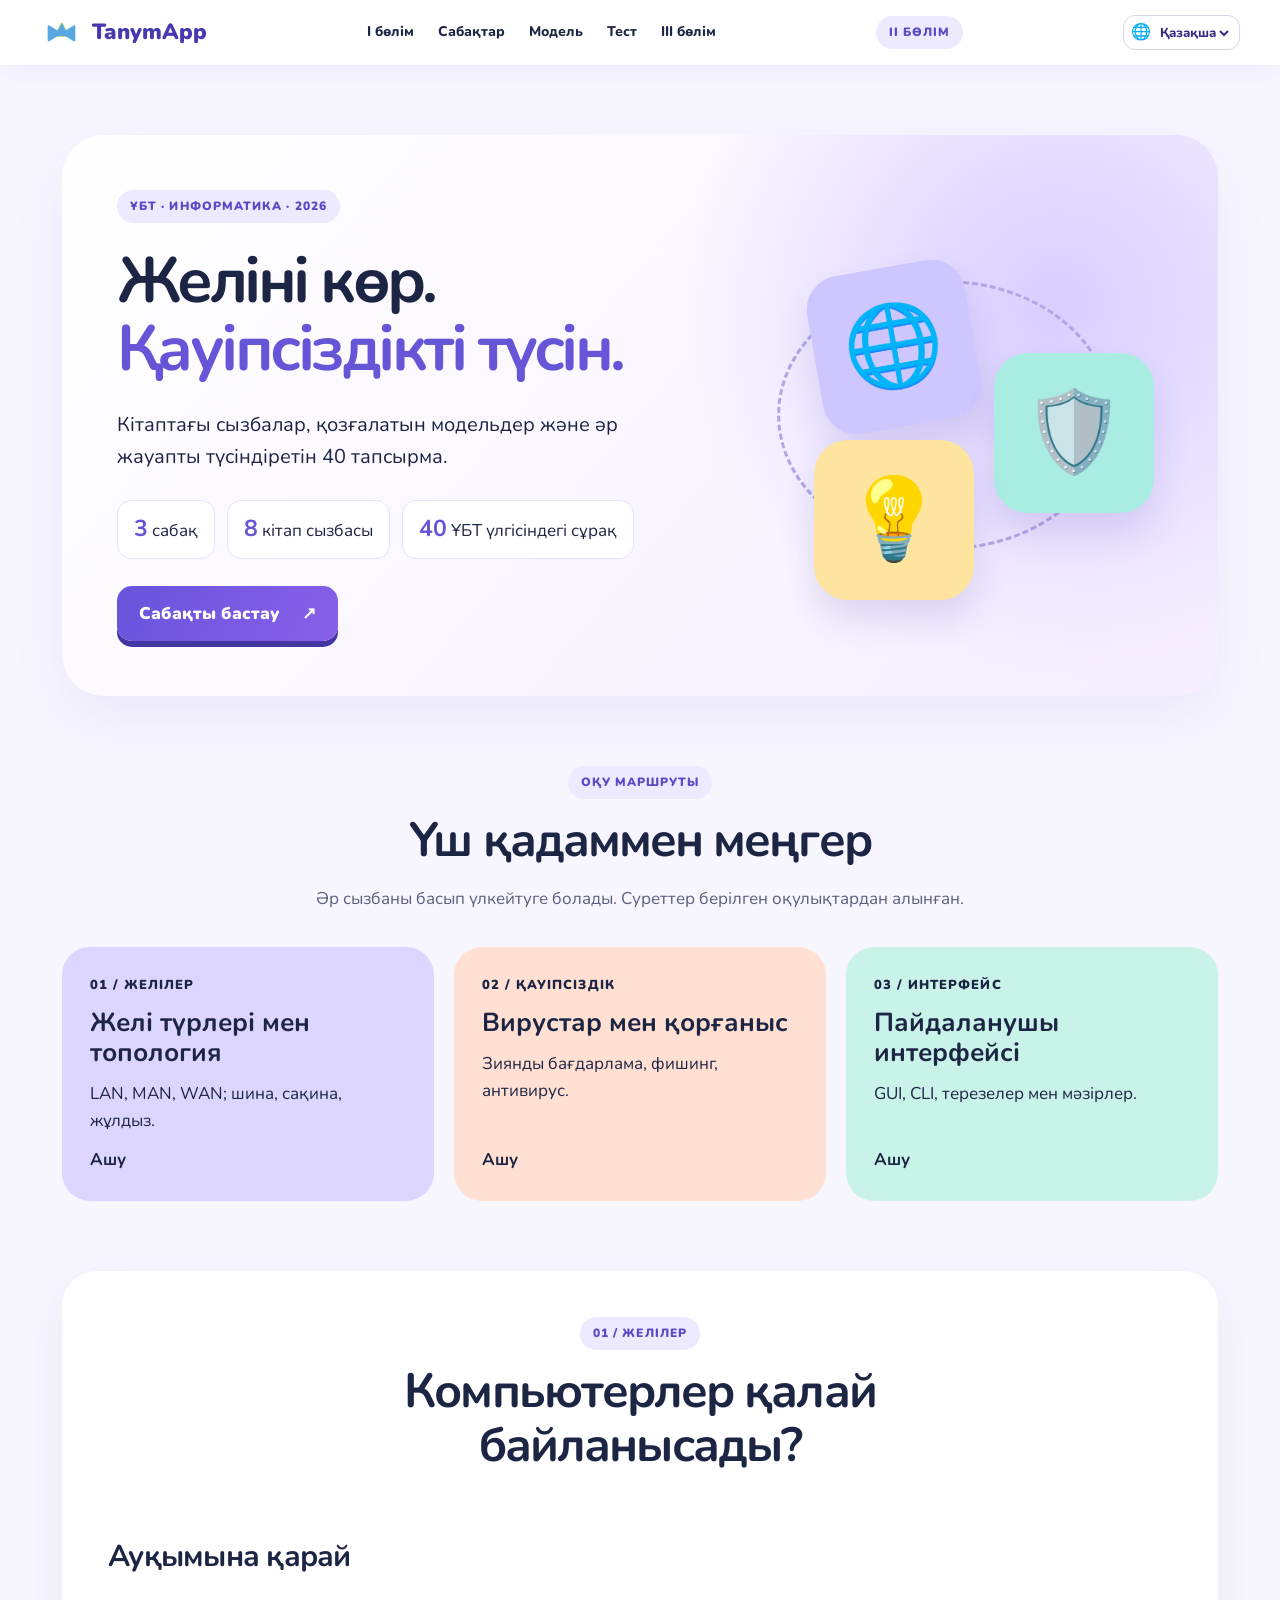
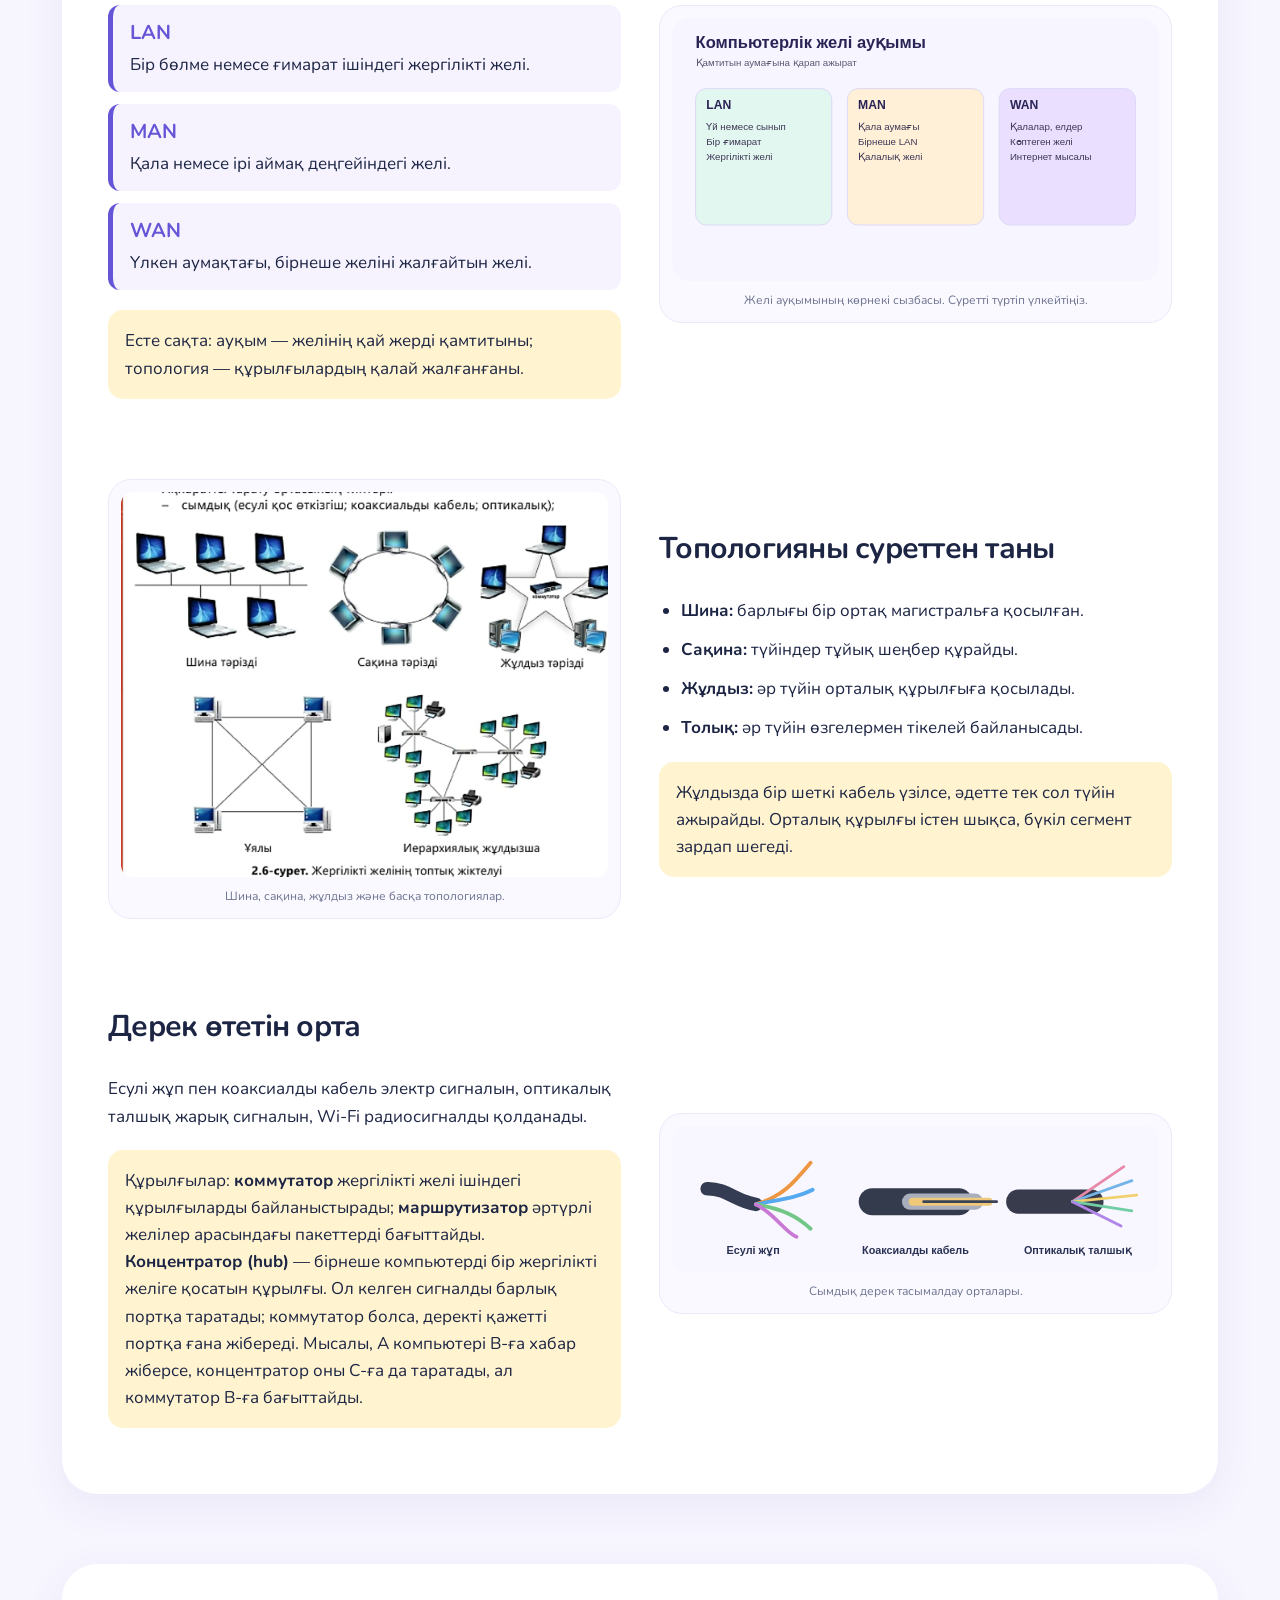
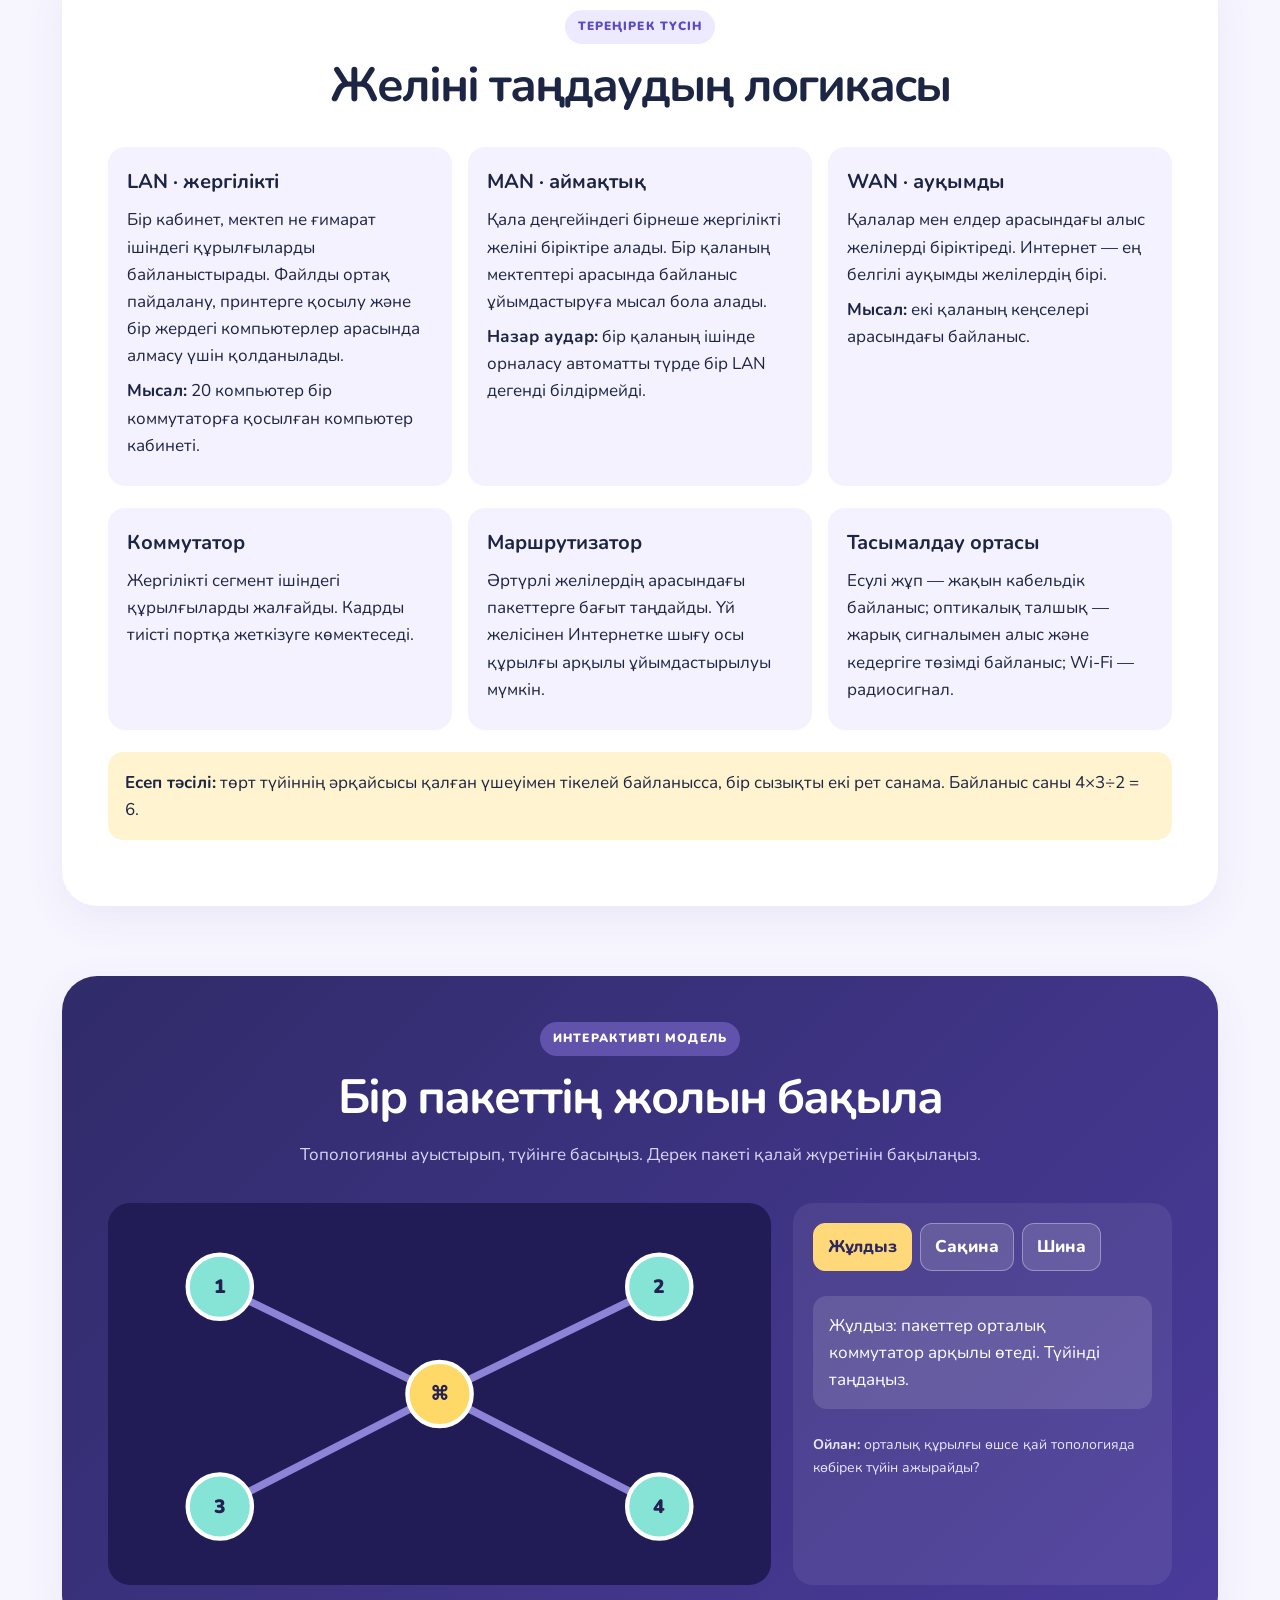
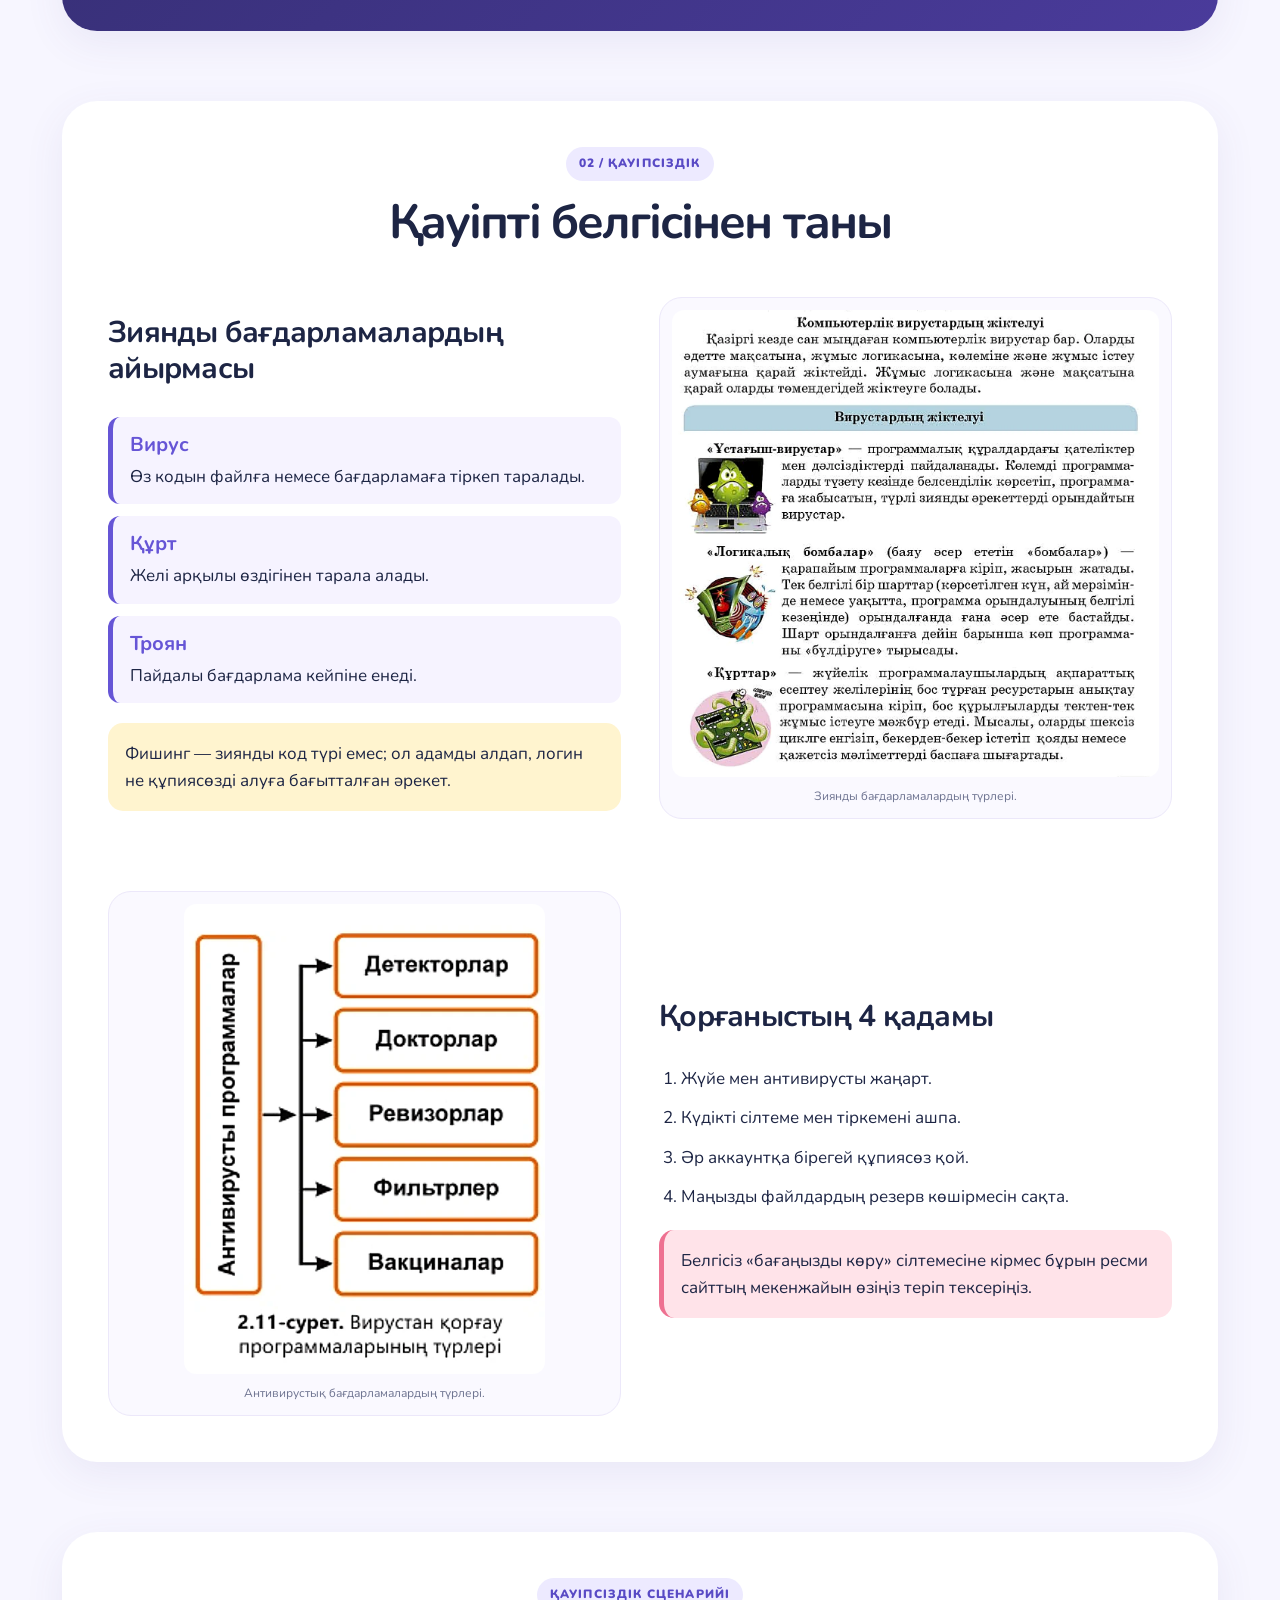
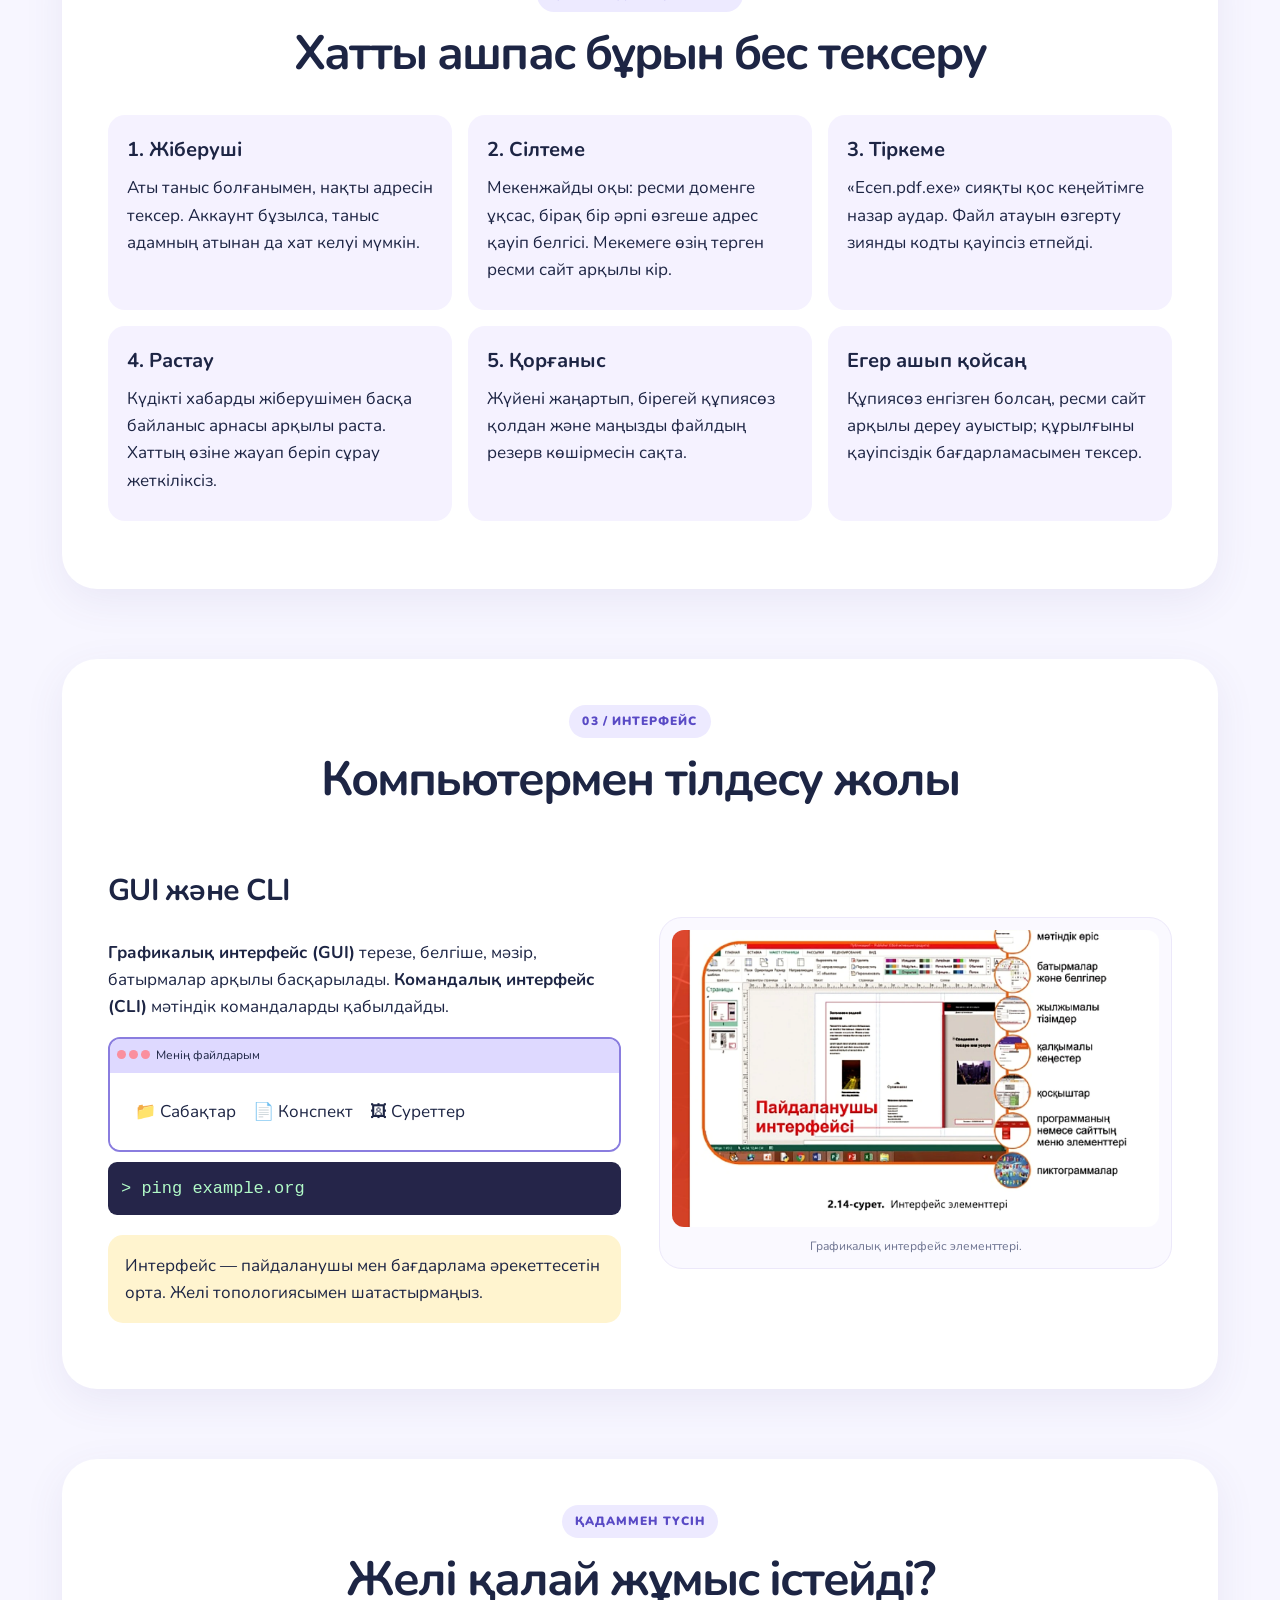
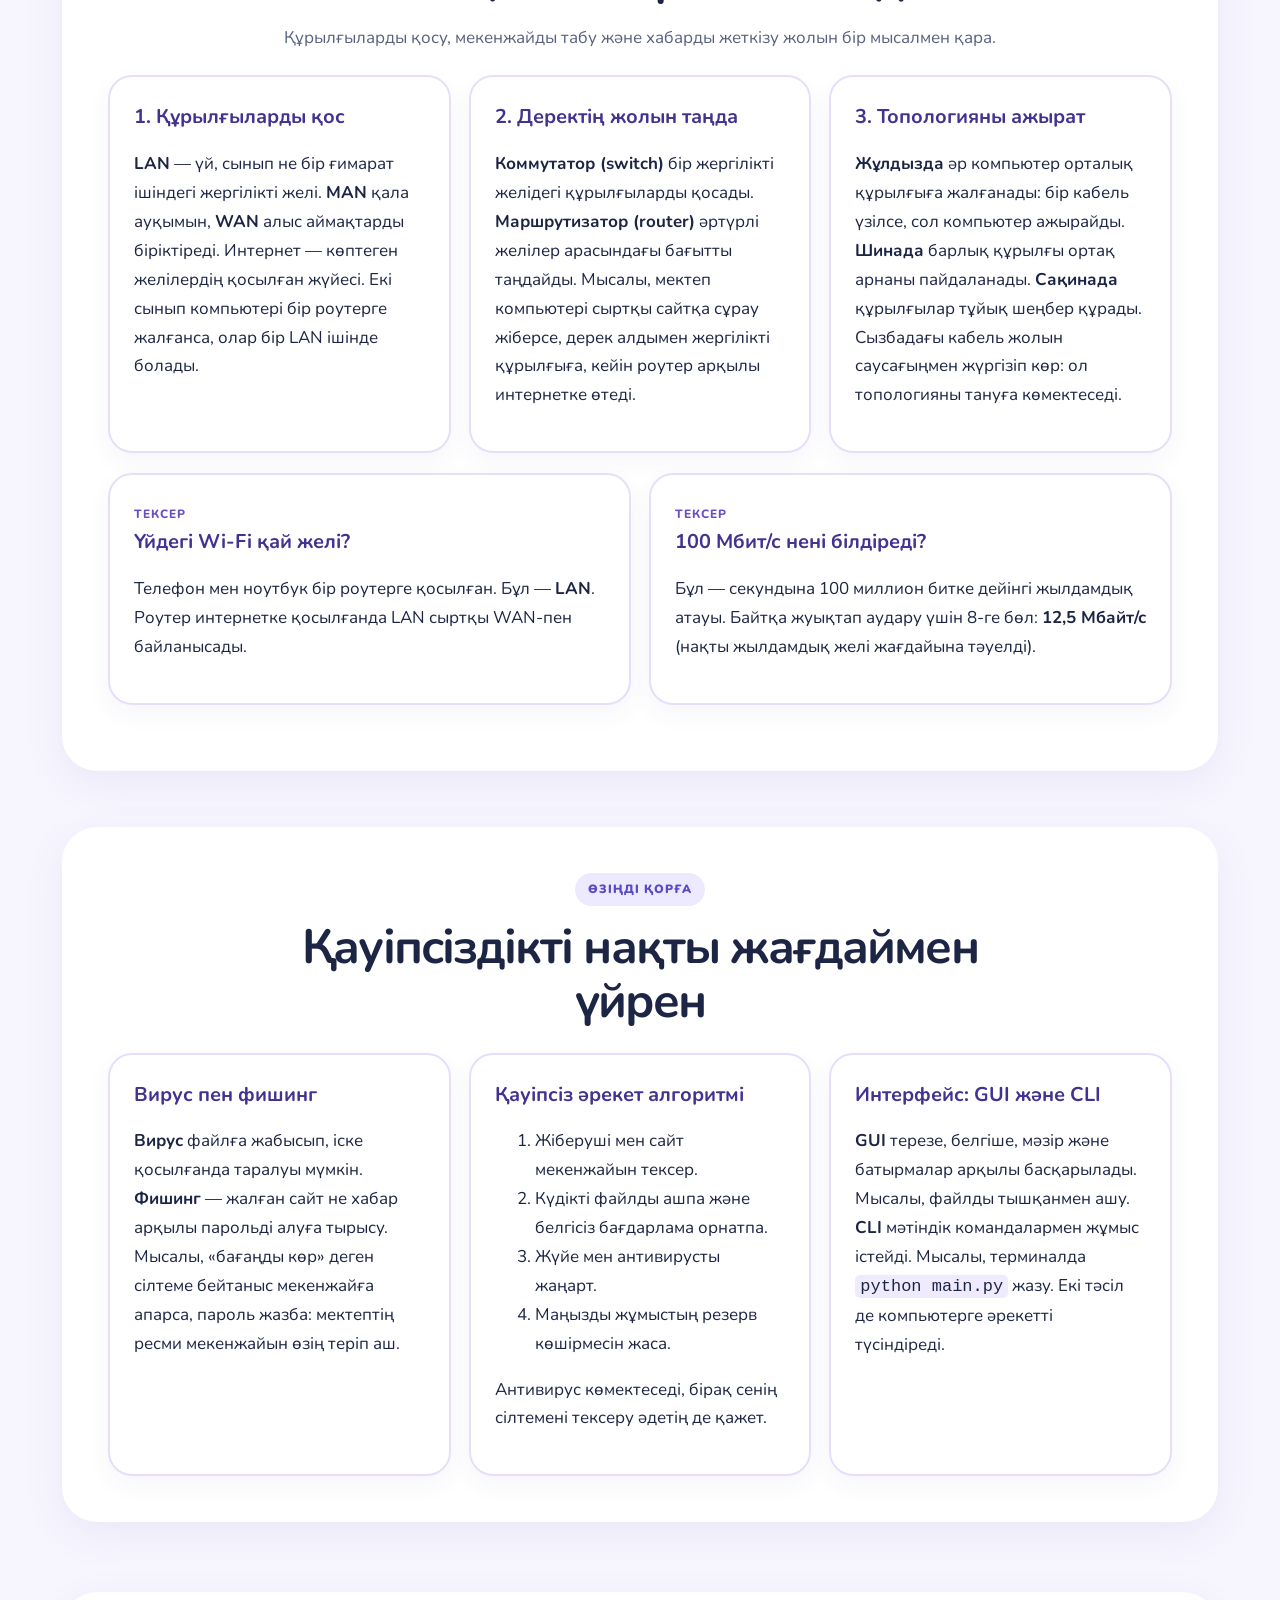
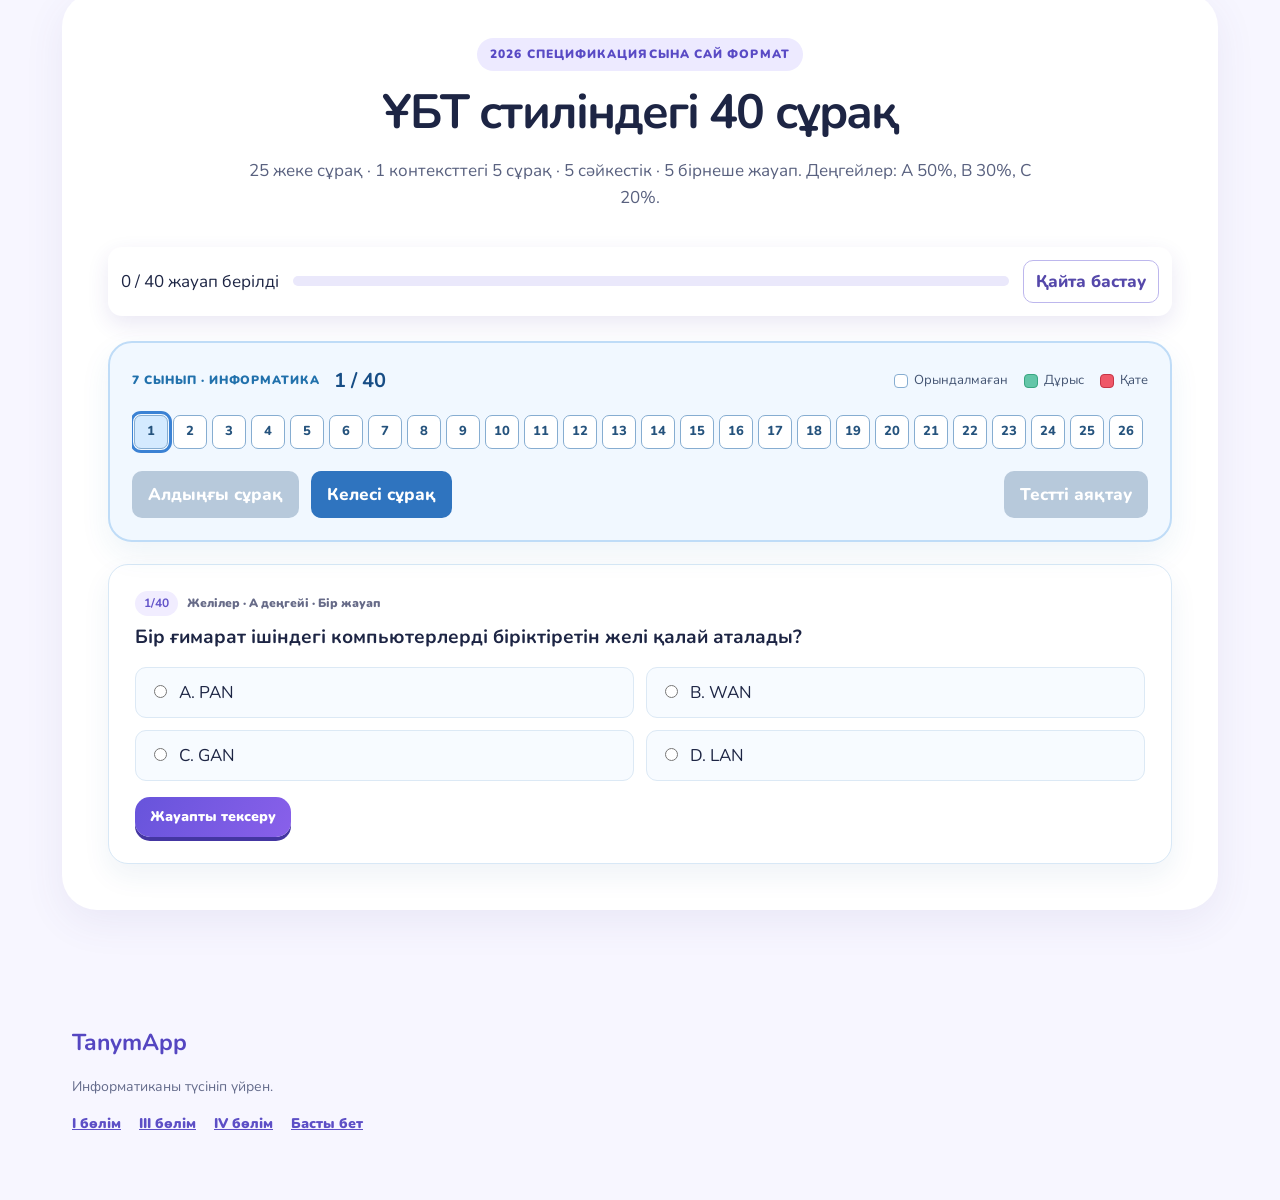
<file: section-2/index.html>
<!doctype html><html lang="kk"><head><meta charset="utf-8"><meta name="viewport" content="width=device-width,initial-scale=1"><title>II бөлім · Желі және қауіпсіздік · TanymApp</title><meta name="description" content="ҰБТ информатика: желілер, киберқауіпсіздік, визуализация және 2026 спецификациясы бойынша 40 сұрақ."><link rel="stylesheet" href="style.css"><link rel="stylesheet" href="../assets/enrichment.css"><link rel="stylesheet" href="../assets/exam-ui.css?v=16"><link rel="stylesheet" href="../assets/localize.css?v=16"></head><body>
<header class="bar"><a class="brand" href="../index.html"><img src="../assets/logo.svg" alt="">TanymApp</a><nav><a href="../section-1/index.html">I бөлім</a><a href="#lessons">Сабақтар</a><a href="#sim">Модель</a><a href="#test">Тест</a><a href="../section-3/index.html">III бөлім</a></nav><span class="pill">II БӨЛІМ</span></header>
<main><section class="hero"><div><span class="tag">ҰБТ · ИНФОРМАТИКА · 2026</span><h1>Желіні көр.<br><em>Қауіпсіздікті түсін.</em></h1><p>Кітаптағы сызбалар, қозғалатын модельдер және әр жауапты түсіндіретін 40 тапсырма.</p><div class="hero-stats"><span><b>3</b> сабақ</span><span><b>8</b> кітап сызбасы</span><span><b>40</b> ҰБТ үлгісіндегі сұрақ</span></div><a class="button" href="#lessons">Сабақты бастау <span>↗</span></a></div><div class="hero-art" aria-hidden="true"><div class="orb a">🌐</div><div class="orb b">🛡️</div><div class="orb c">💡</div><div class="pulse"></div></div></section>
<section id="lessons"><div class="section-heading"><span class="tag">ОҚУ МАРШРУТЫ</span><h2>Үш қадаммен меңгер</h2><p>Әр сызбаны басып үлкейтуге болады. Суреттер берілген оқулықтардан алынған.</p></div><div class="lesson-grid"><a href="#network" class="lesson-card purple"><span>01 / ЖЕЛІЛЕР</span><strong>Желі түрлері мен топология</strong><p>LAN, MAN, WAN; шина, сақина, жұлдыз.</p><b>Ашу</b></a><a href="#security" class="lesson-card peach"><span>02 / ҚАУІПСІЗДІК</span><strong>Вирустар мен қорғаныс</strong><p>Зиянды бағдарлама, фишинг, антивирус.</p><b>Ашу</b></a><a href="#interface" class="lesson-card mint"><span>03 / ИНТЕРФЕЙС</span><strong>Пайдаланушы интерфейсі</strong><p>GUI, CLI, терезелер мен мәзірлер.</p><b>Ашу</b></a></div></section>
<section id="network" class="study"><div class="section-heading"><span class="tag">01 / ЖЕЛІЛЕР</span><h2>Компьютерлер қалай байланысады?</h2></div><div class="text-grid"><article class="explain"><h3>Ауқымына қарай</h3><div class="steps"><div><b>LAN</b><p>Бір бөлме немесе ғимарат ішіндегі жергілікті желі.</p></div><div><b>MAN</b><p>Қала немесе ірі аймақ деңгейіндегі желі.</p></div><div><b>WAN</b><p>Үлкен аумақтағы, бірнеше желіні жалғайтын желі.</p></div></div><p class="note">Есте сақта: ауқым — желінің қай жерді қамтитыны; топология — құрылғылардың қалай жалғанғаны.</p></article><figure><img src="assets/network-scale-clear.svg" alt="Оқулықтағы компьютерлік желінің ауқымы туралы сызба" loading="lazy" data-zoom><figcaption>Желі ауқымының көрнекі сызбасы. Суретті түртіп үлкейтіңіз.</figcaption></figure></div><div class="text-grid reverse"><figure><img src="assets/topologies.webp" alt="Шина, сақина, жұлдыз және басқа желі топологиялары" loading="lazy" data-zoom><figcaption>Шина, сақина, жұлдыз және басқа топологиялар.</figcaption></figure><article class="explain"><h3>Топологияны суреттен таны</h3><ul class="bullets"><li><b>Шина:</b> барлығы бір ортақ магистральға қосылған.</li><li><b>Сақина:</b> түйіндер тұйық шеңбер құрайды.</li><li><b>Жұлдыз:</b> әр түйін орталық құрылғыға қосылады.</li><li><b>Толық:</b> әр түйін өзгелермен тікелей байланысады.</li></ul><p class="note">Жұлдызда бір шеткі кабель үзілсе, әдетте тек сол түйін ажырайды. Орталық құрылғы істен шықса, бүкіл сегмент зардап шегеді.</p></article></div><div class="text-grid"><article class="explain"><h3>Дерек өтетін орта</h3><p>Есулі жұп пен коаксиалды кабель электр сигналын, оптикалық талшық жарық сигналын, Wi‑Fi радиосигналды қолданады.</p><p class="note">Құрылғылар: <b>коммутатор</b> жергілікті желі ішіндегі құрылғыларды байланыстырады; <b>маршрутизатор</b> әртүрлі желілер арасындағы пакеттерді бағыттайды. <b>Концентратор (hub)</b> — бірнеше компьютерді бір жергілікті желіге қосатын құрылғы. Ол келген сигналды барлық портқа таратады; коммутатор болса, деректі қажетті портқа ғана жібереді. Мысалы, А компьютері В-ға хабар жіберсе, концентратор оны С-ға да таратады, ал коммутатор В-ға бағыттайды.</p></article><figure><img src="assets/cables-clean.svg" alt="Есулі жұп, коаксиалды және оптикалық кабельдер сызбасы" loading="lazy" data-zoom><figcaption>Сымдық дерек тасымалдау орталары.</figcaption></figure></div></section>
<section class="study extra-lesson"><div class="section-heading"><span class="tag">ТЕРЕҢІРЕК ТҮСІН</span><h2>Желіні таңдаудың логикасы</h2></div><div class="comparison-grid"><article><h3>LAN · жергілікті</h3><p>Бір кабинет, мектеп не ғимарат ішіндегі құрылғыларды байланыстырады. Файлды ортақ пайдалану, принтерге қосылу және бір жердегі компьютерлер арасында алмасу үшін қолданылады.</p><p><b>Мысал:</b> 20 компьютер бір коммутаторға қосылған компьютер кабинеті.</p></article><article><h3>MAN · аймақтық</h3><p>Қала деңгейіндегі бірнеше жергілікті желіні біріктіре алады. Бір қаланың мектептері арасында байланыс ұйымдастыруға мысал бола алады.</p><p><b>Назар аудар:</b> бір қаланың ішінде орналасу автоматты түрде бір LAN дегенді білдірмейді.</p></article><article><h3>WAN · ауқымды</h3><p>Қалалар мен елдер арасындағы алыс желілерді біріктіреді. Интернет — ең белгілі ауқымды желілердің бірі.</p><p><b>Мысал:</b> екі қаланың кеңселері арасындағы байланыс.</p></article></div><div class="comparison-grid"><article><h3>Коммутатор</h3><p>Жергілікті сегмент ішіндегі құрылғыларды жалғайды. Кадрды тиісті портқа жеткізуге көмектеседі.</p></article><article><h3>Маршрутизатор</h3><p>Әртүрлі желілердің арасындағы пакеттерге бағыт таңдайды. Үй желісінен Интернетке шығу осы құрылғы арқылы ұйымдастырылуы мүмкін.</p></article><article><h3>Тасымалдау ортасы</h3><p>Есулі жұп — жақын кабельдік байланыс; оптикалық талшық — жарық сигналымен алыс және кедергіге төзімді байланыс; Wi‑Fi — радиосигнал.</p></article></div><div class="note"><b>Есеп тәсілі:</b> төрт түйіннің әрқайсысы қалған үшеуімен тікелей байланысса, бір сызықты екі рет санама. Байланыс саны 4×3÷2 = 6.</div></section><section id="sim" class="sim"><div class="section-heading"><span class="tag">ИНТЕРАКТИВТІ МОДЕЛЬ</span><h2>Бір пакеттің жолын бақыла</h2><p>Топологияны ауыстырып, түйінге басыңыз. Дерек пакеті қалай жүретінін бақылаңыз.</p></div><div class="sim-layout"><div class="sim-board"><svg id="network-svg" viewBox="0 0 600 330" role="img" aria-label="Интерактивті желі топологиясы"></svg></div><div class="sim-controls"><div class="segmented"><button type="button" data-topology="star" class="active">Жұлдыз</button><button type="button" data-topology="ring">Сақина</button><button type="button" data-topology="bus">Шина</button></div><div id="sim-feedback" class="sim-feedback">Түйінді таңдаңыз: дерек қызғылт нүкте болып қозғалады.</div><p><b>Ойлан:</b> орталық құрылғы өшсе қай топологияда көбірек түйін ажырайды?</p></div></div></section>
<section id="security" class="study"><div class="section-heading"><span class="tag">02 / ҚАУІПСІЗДІК</span><h2>Қауіпті белгісінен таны</h2></div><div class="text-grid"><article class="explain"><h3>Зиянды бағдарламалардың айырмасы</h3><div class="steps"><div><b>Вирус</b><p>Өз кодын файлға немесе бағдарламаға тіркеп таралады.</p></div><div><b>Құрт</b><p>Желі арқылы өздігінен тарала алады.</p></div><div><b>Троян</b><p>Пайдалы бағдарлама кейпіне енеді.</p></div></div><p class="note">Фишинг — зиянды код түрі емес; ол адамды алдап, логин не құпиясөзді алуға бағытталған әрекет.</p></article><figure><img src="assets/malware-types.webp" alt="Оқулықтағы вирустардың түрлері туралы суреттер" loading="lazy" data-zoom><figcaption>Зиянды бағдарламалардың түрлері.</figcaption></figure></div><div class="text-grid reverse"><figure><img src="assets/antivirus-flow.webp" alt="Оқулықтағы антивирус бағдарламаларының түрлері" loading="lazy" data-zoom><figcaption>Антивирустық бағдарламалардың түрлері.</figcaption></figure><article class="explain"><h3>Қорғаныстың 4 қадамы</h3><ol class="numbered"><li>Жүйе мен антивирусты жаңарт.</li><li>Күдікті сілтеме мен тіркемені ашпа.</li><li>Әр аккаунтқа бірегей құпиясөз қой.</li><li>Маңызды файлдардың резерв көшірмесін сақта.</li></ol><div class="warning">Белгісіз «бағаңызды көру» сілтемесіне кірмес бұрын ресми сайттың мекенжайын өзіңіз теріп тексеріңіз.</div></article></div></section>
<section class="study extra-lesson"><div class="section-heading"><span class="tag">ҚАУІПСІЗДІК СЦЕНАРИЙІ</span><h2>Хатты ашпас бұрын бес тексеру</h2></div><div class="comparison-grid"><article><h3>1. Жіберуші</h3><p>Аты таныс болғанымен, нақты адресін тексер. Аккаунт бұзылса, таныс адамның атынан да хат келуі мүмкін.</p></article><article><h3>2. Сілтеме</h3><p>Мекенжайды оқы: ресми доменге ұқсас, бірақ бір әрпі өзгеше адрес қауіп белгісі. Мекемеге өзің терген ресми сайт арқылы кір.</p></article><article><h3>3. Тіркеме</h3><p>«Есеп.pdf.exe» сияқты қос кеңейтімге назар аудар. Файл атауын өзгерту зиянды кодты қауіпсіз етпейді.</p></article><article><h3>4. Растау</h3><p>Күдікті хабарды жіберушімен басқа байланыс арнасы арқылы раста. Хаттың өзіне жауап беріп сұрау жеткіліксіз.</p></article><article><h3>5. Қорғаныс</h3><p>Жүйені жаңартып, бірегей құпиясөз қолдан және маңызды файлдың резерв көшірмесін сақта.</p></article><article><h3>Егер ашып қойсаң</h3><p>Құпиясөз енгізген болсаң, ресми сайт арқылы дереу ауыстыр; құрылғыны қауіпсіздік бағдарламасымен тексер.</p></article></div></section><section id="interface" class="study"><div class="section-heading"><span class="tag">03 / ИНТЕРФЕЙС</span><h2>Компьютермен тілдесу жолы</h2></div><div class="text-grid"><article class="explain"><h3>GUI және CLI</h3><p><b>Графикалық интерфейс (GUI)</b> терезе, белгіше, мәзір, батырмалар арқылы басқарылады. <b>Командалық интерфейс (CLI)</b> мәтіндік командаларды қабылдайды.</p><div class="mini-demo"><div class="fake-window"><div class="fake-bar"><i></i><i></i><i></i> Менің файлдарым</div><div class="fake-content">📁 Сабақтар　📄 Конспект　🖼 Суреттер</div></div><code>&gt; ping example.org</code></div><p class="note">Интерфейс — пайдаланушы мен бағдарлама әрекеттесетін орта. Желі топологиясымен шатастырмаңыз.</p></article><figure><img src="assets/interface-elements.webp" alt="Оқулықтағы пайдаланушы интерфейсінің элементтері" loading="lazy" data-zoom><figcaption>Графикалық интерфейс элементтері.</figcaption></figure></div></section>
<!-- enrichment:start -->
<section class="study enrich" id="network-guide"><div class="section-heading"><span class="tag">ҚАДАММЕН ТҮСІН</span><h2>Желі қалай жұмыс істейді?</h2><p>Құрылғыларды қосу, мекенжайды табу және хабарды жеткізу жолын бір мысалмен қара.</p></div><div class="learn-grid"><article class="learn-card"><h3>1. Құрылғыларды қос</h3><p><b>LAN</b> — үй, сынып не бір ғимарат ішіндегі жергілікті желі. <b>MAN</b> қала ауқымын, <b>WAN</b> алыс аймақтарды біріктіреді. Интернет — көптеген желілердің қосылған жүйесі. Екі сынып компьютері бір роутерге жалғанса, олар бір LAN ішінде болады.</p></article><article class="learn-card"><h3>2. Деректің жолын таңда</h3><p><b>Коммутатор (switch)</b> бір жергілікті желідегі құрылғыларды қосады. <b>Маршрутизатор (router)</b> әртүрлі желілер арасындағы бағытты таңдайды. Мысалы, мектеп компьютері сыртқы сайтқа сұрау жіберсе, дерек алдымен жергілікті құрылғыға, кейін роутер арқылы интернетке өтеді.</p></article><article class="learn-card"><h3>3. Топологияны ажырат</h3><p><b>Жұлдызда</b> әр компьютер орталық құрылғыға жалғанады: бір кабель үзілсе, сол компьютер ажырайды. <b>Шинада</b> барлық құрылғы ортақ арнаны пайдаланады. <b>Сақинада</b> құрылғылар тұйық шеңбер құрады. Сызбадағы кабель жолын саусағыңмен жүргізіп көр: ол топологияны тануға көмектеседі.</p></article></div><div class="worked-strip"><article><span>ТЕКСЕР</span><h3>Үйдегі Wi-Fi қай желі?</h3><p>Телефон мен ноутбук бір роутерге қосылған. Бұл — <b>LAN</b>. Роутер интернетке қосылғанда LAN сыртқы WAN-пен байланысады.</p></article><article><span>ТЕКСЕР</span><h3>100 Мбит/с нені білдіреді?</h3><p>Бұл — секундына 100 миллион битке дейінгі жылдамдық атауы. Байтқа жуықтап аудару үшін 8-ге бөл: <b>12,5 Мбайт/с</b> (нақты жылдамдық желі жағдайына тәуелді).</p></article></div></section>
<section class="study enrich" id="safety-guide"><div class="section-heading"><span class="tag">ӨЗІҢДІ ҚОРҒА</span><h2>Қауіпсіздікті нақты жағдаймен үйрен</h2></div><div class="learn-grid"><article class="learn-card"><h3>Вирус пен фишинг</h3><p><b>Вирус</b> файлға жабысып, іске қосылғанда таралуы мүмкін. <b>Фишинг</b> — жалған сайт не хабар арқылы парольді алуға тырысу. Мысалы, «бағаңды көр» деген сілтеме бейтаныс мекенжайға апарса, пароль жазба: мектептің ресми мекенжайын өзің теріп аш.</p></article><article class="learn-card"><h3>Қауіпсіз әрекет алгоритмі</h3><ol><li>Жіберуші мен сайт мекенжайын тексер.</li><li>Күдікті файлды ашпа және белгісіз бағдарлама орнатпа.</li><li>Жүйе мен антивирусты жаңарт.</li><li>Маңызды жұмыстың резерв көшірмесін жаса.</li></ol><p>Антивирус көмектеседі, бірақ сенің сілтемені тексеру әдетің де қажет.</p></article><article class="learn-card"><h3>Интерфейс: GUI және CLI</h3><p><b>GUI</b> терезе, белгіше, мәзір және батырмалар арқылы басқарылады. Мысалы, файлды тышқанмен ашу. <b>CLI</b> мәтіндік командалармен жұмыс істейді. Мысалы, терминалда <code>python main.py</code> жазу. Екі тәсіл де компьютерге әрекетті түсіндіреді.</p></article></div></section>
<!-- enrichment:end -->

<section id="test" class="test"><div class="section-heading"><span class="tag">2026 СПЕЦИФИКАЦИЯСЫНА САЙ ФОРМАТ</span><h2>ҰБТ стиліндегі 40 сұрақ</h2><p>25 жеке сұрақ · 1 контексттегі 5 сұрақ · 5 сәйкестік · 5 бірнеше жауап. Деңгейлер: A 50%, B 30%, C 20%.</p></div><div class="test-toolbar"><span id="progress-label">0 / 40 жауап берілді</span><div class="progress"><div id="progress-fill"></div></div><button id="reset" type="button" class="ghost">Қайта бастау</button></div><div id="questions"></div><div id="result" class="result" hidden></div></section>
<footer><b>TanymApp</b><p>Информатиканы түсініп үйрен.</p><nav class="footer-links"><a href="../section-1/index.html">I бөлім</a><a href="../section-3/index.html">III бөлім</a><a href="../section-4/index.html">IV бөлім</a><a href="../index.html">Басты бет</a></nav></footer></main><dialog id="zoom"><button type="button" aria-label="Жабу" id="close-zoom">×</button><img alt=""></dialog><script src="../assets/exam-ui.js?v=16" defer></script><script src="../assets/quiz-shuffle.js?v=16" defer></script><script src="app.js?v=16" defer></script><script src="../assets/localize.js?v=16" defer></script></body></html>
</file>
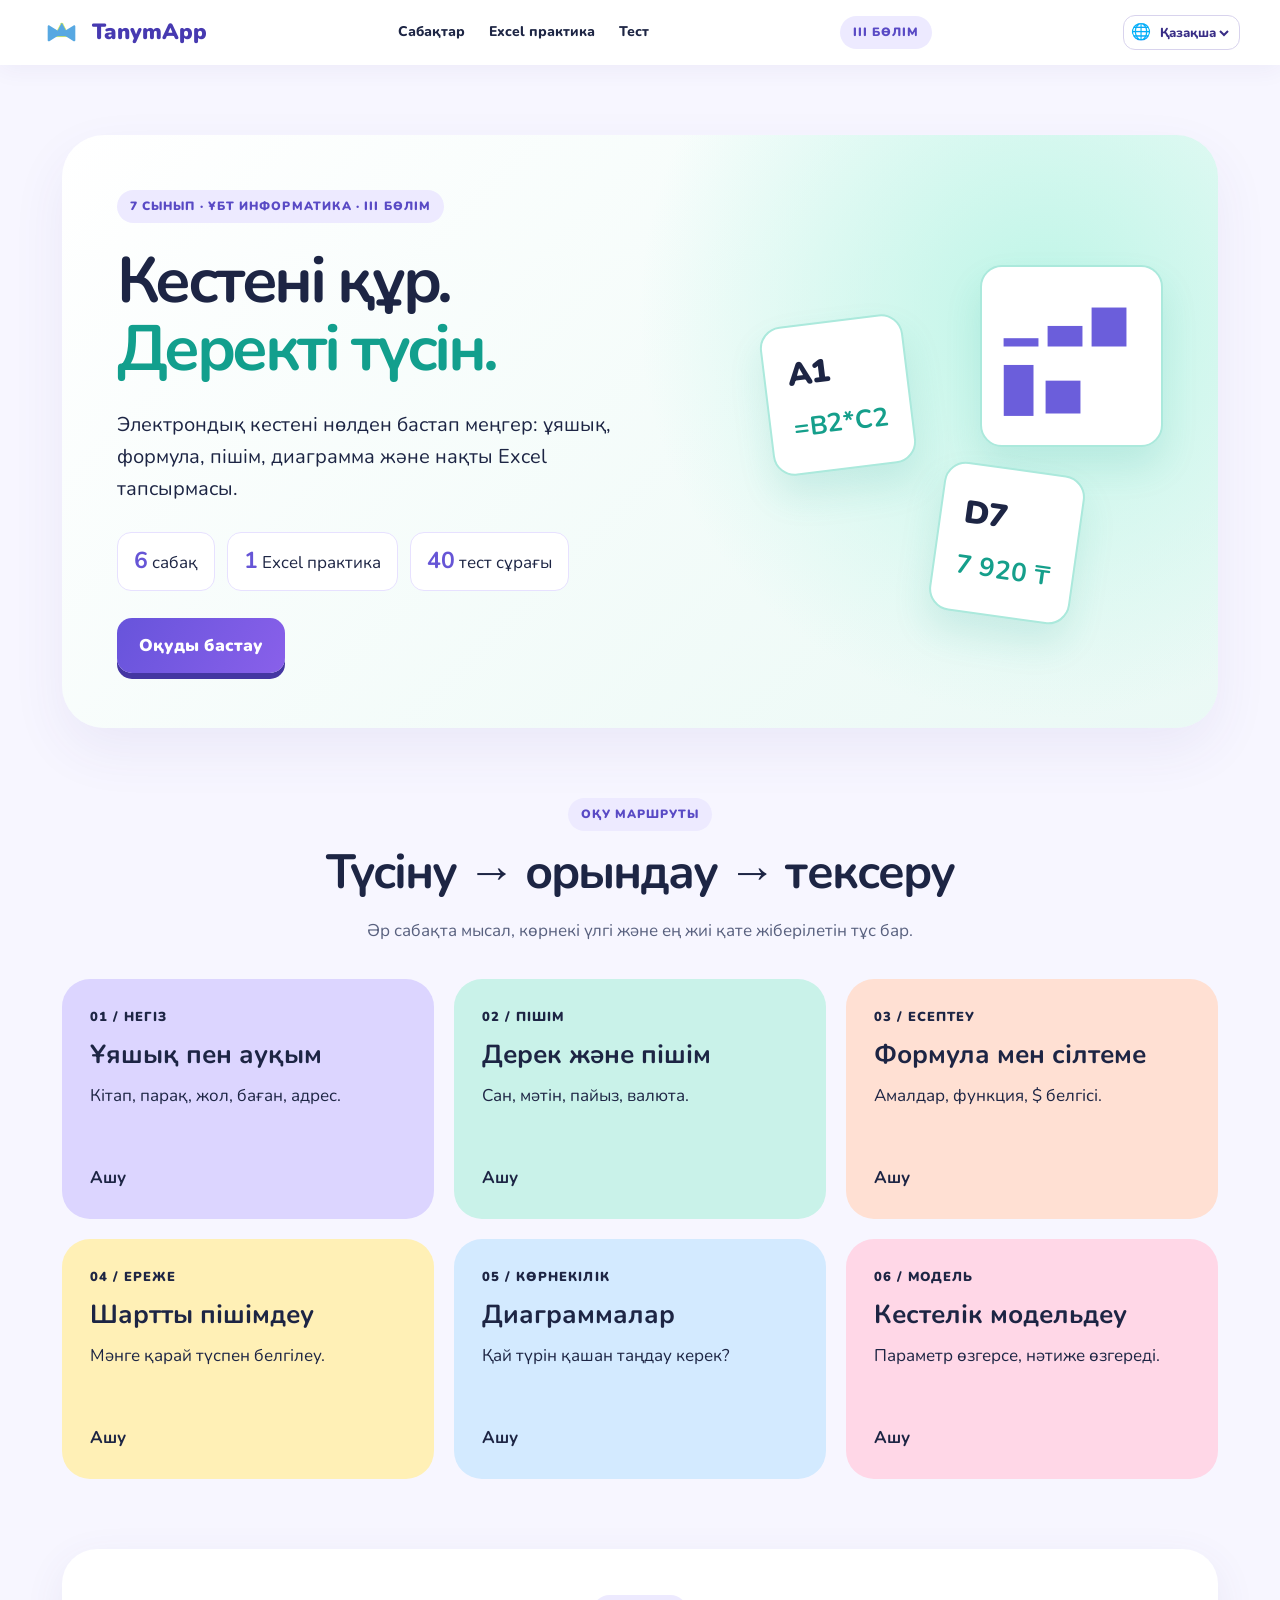
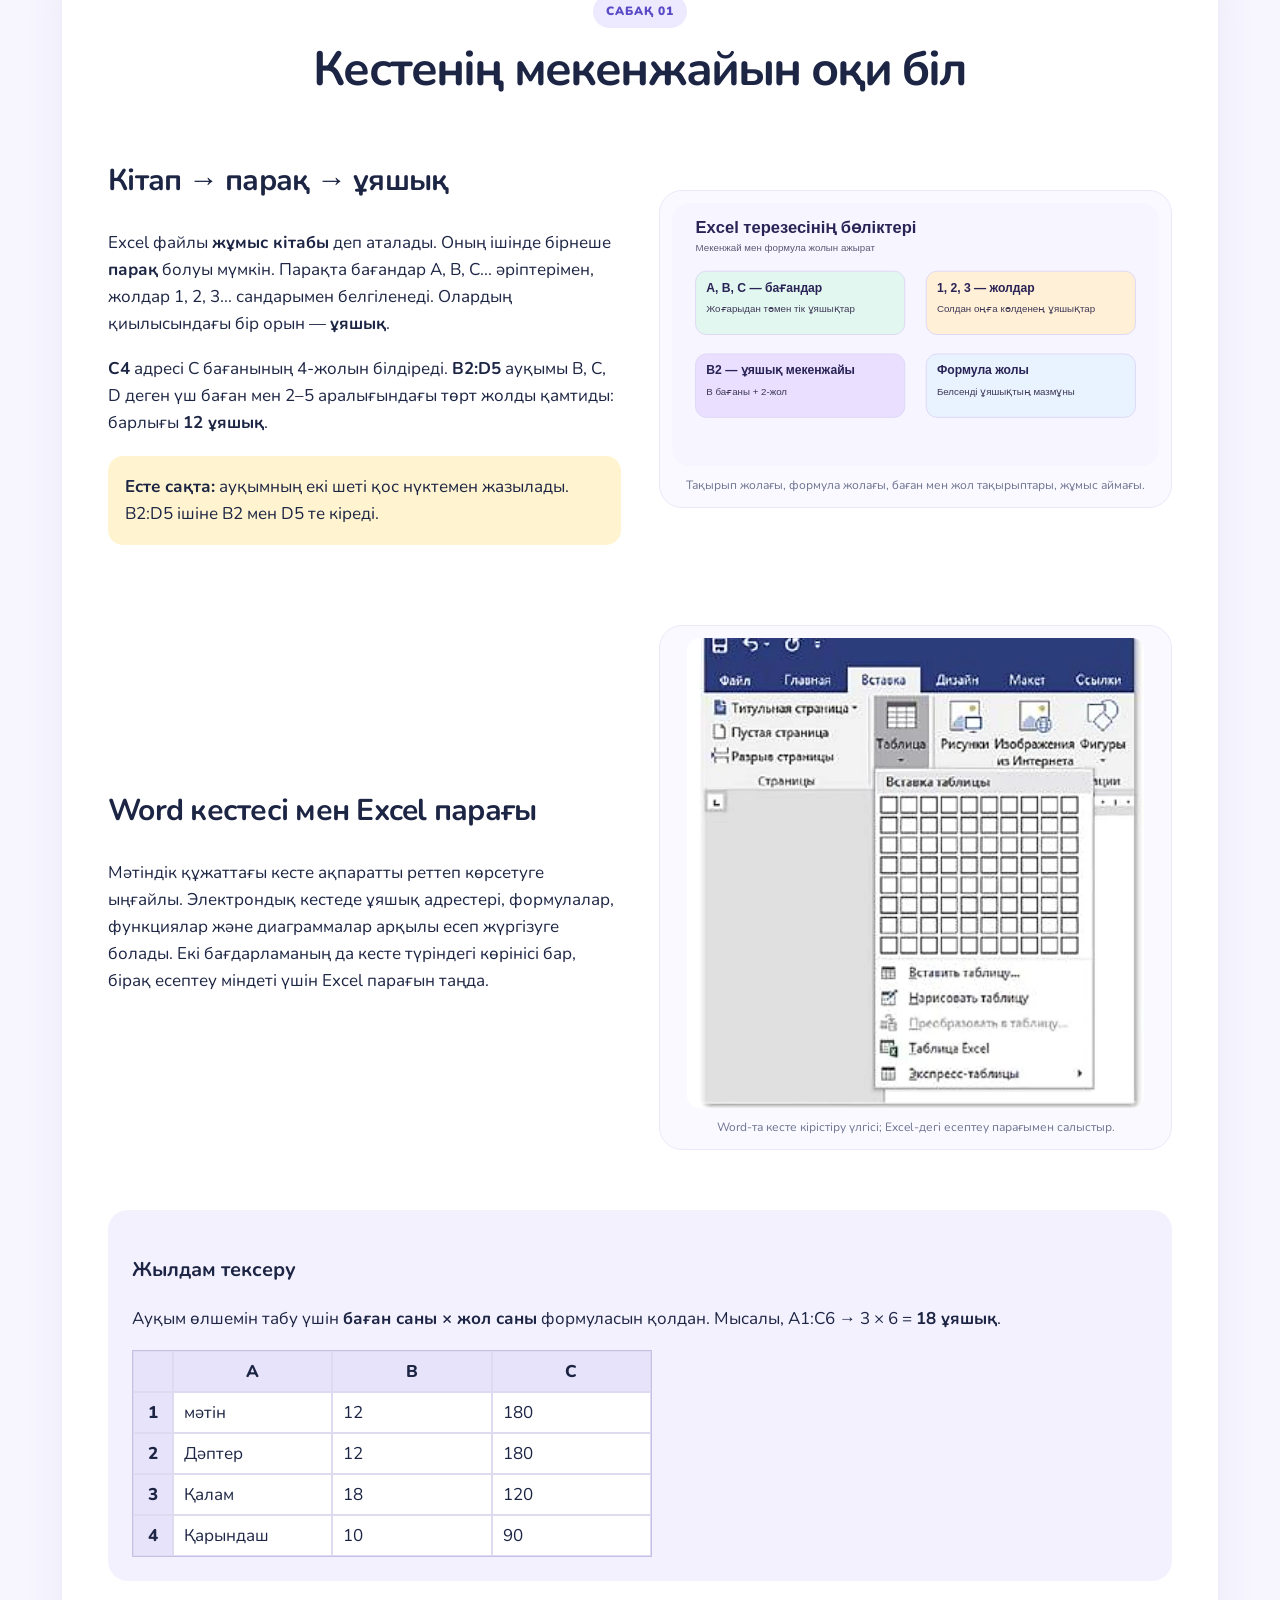
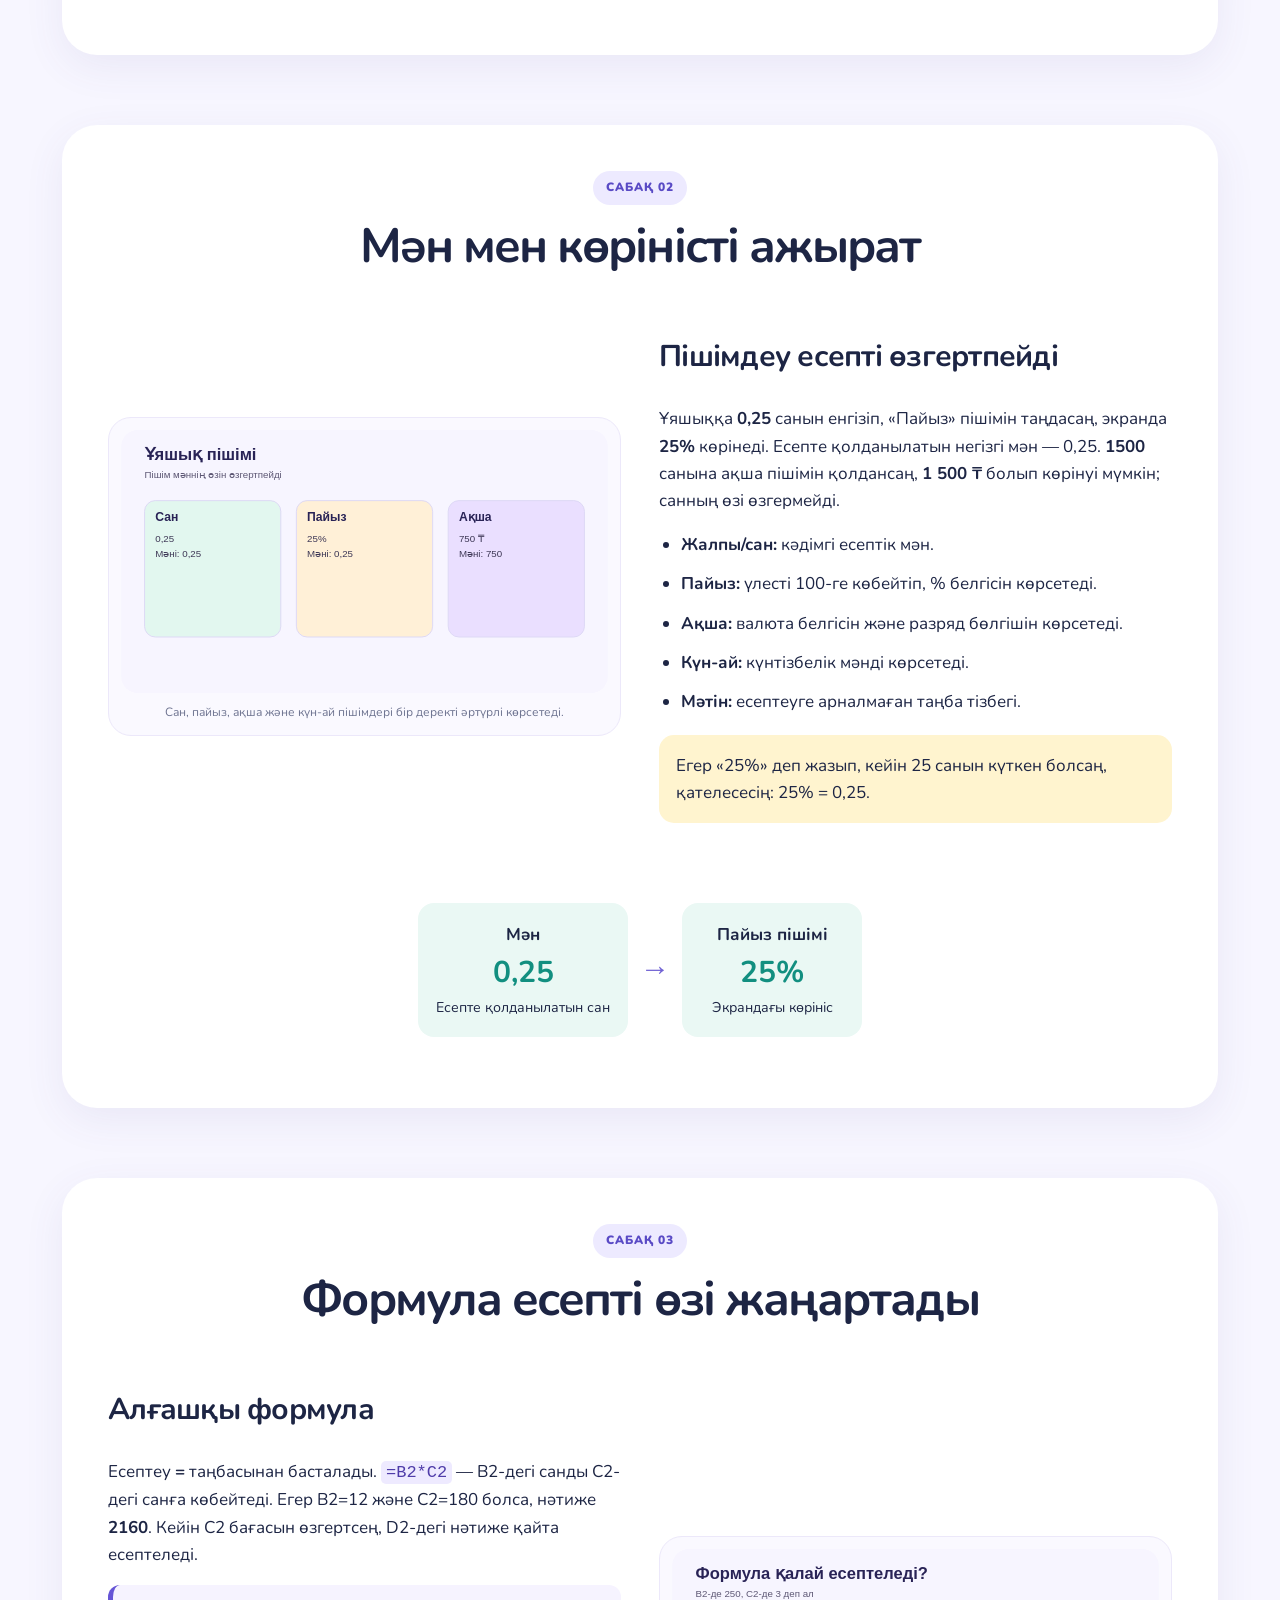
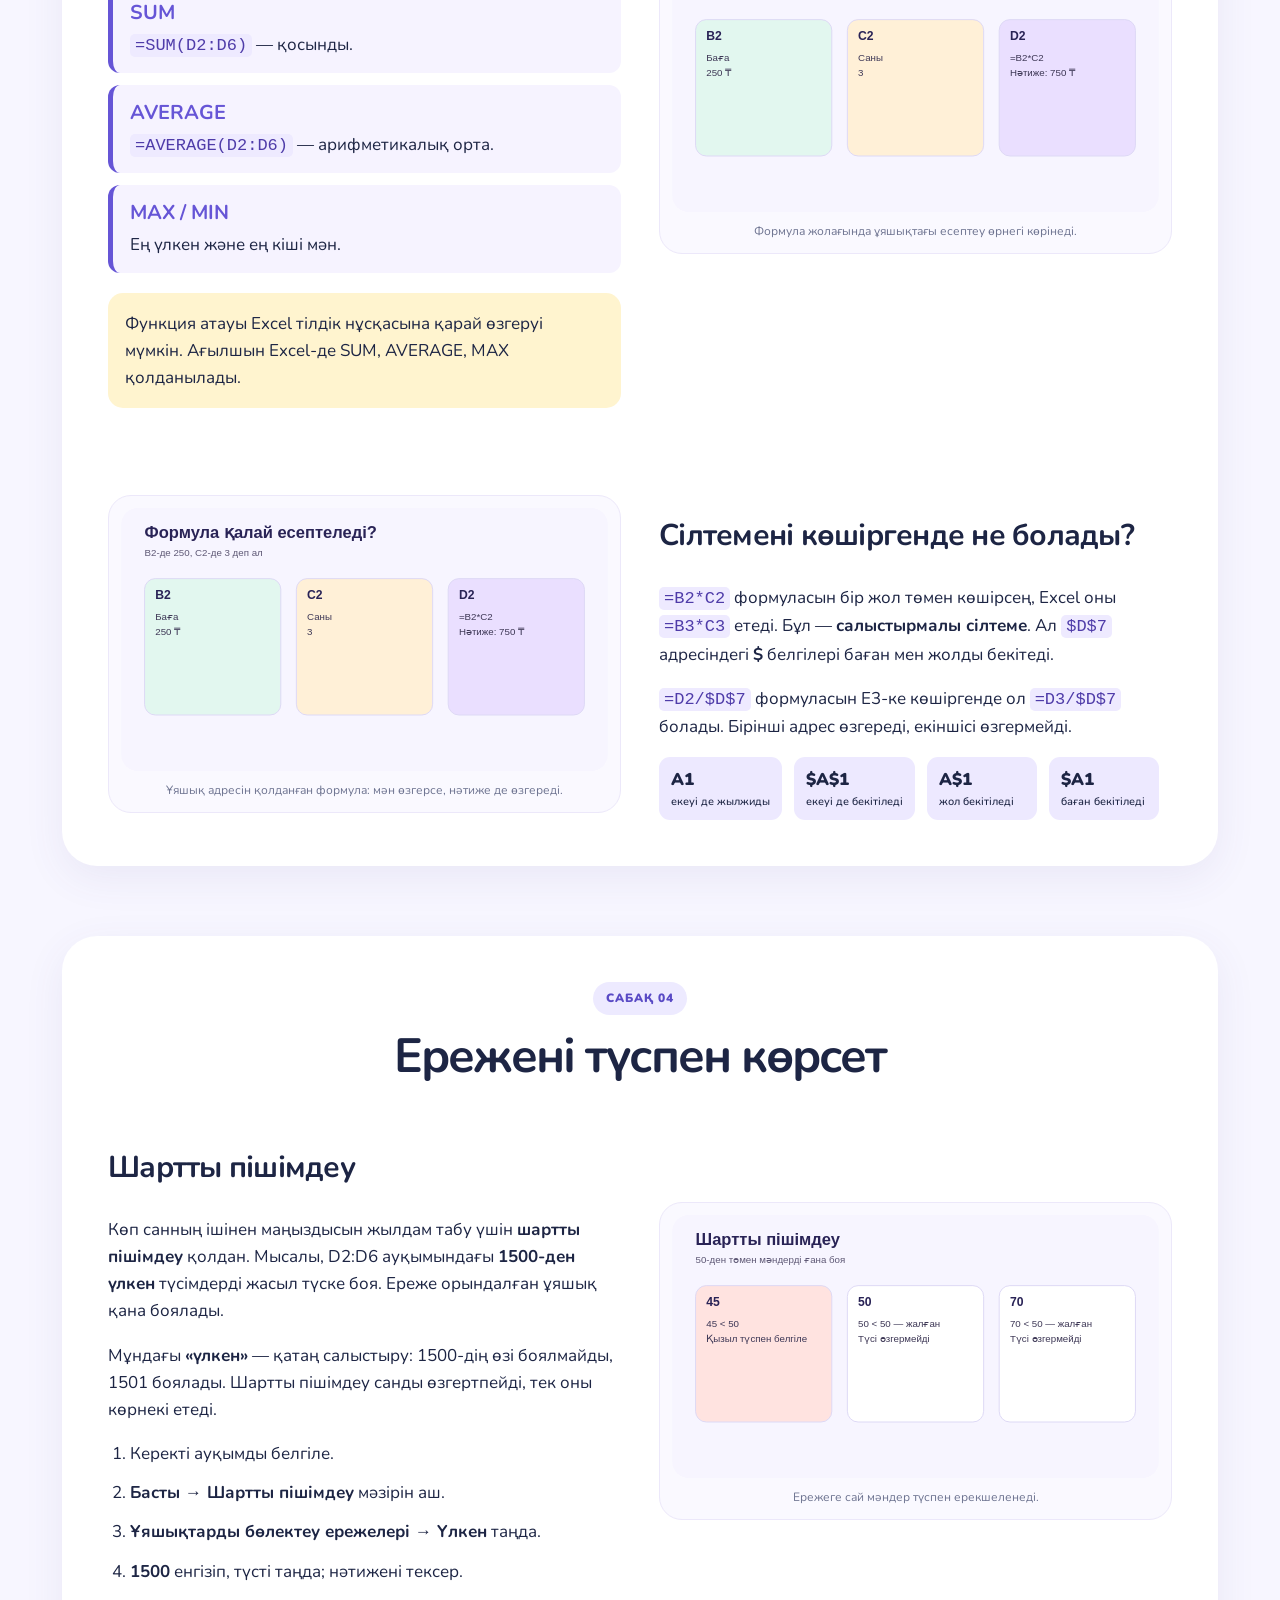
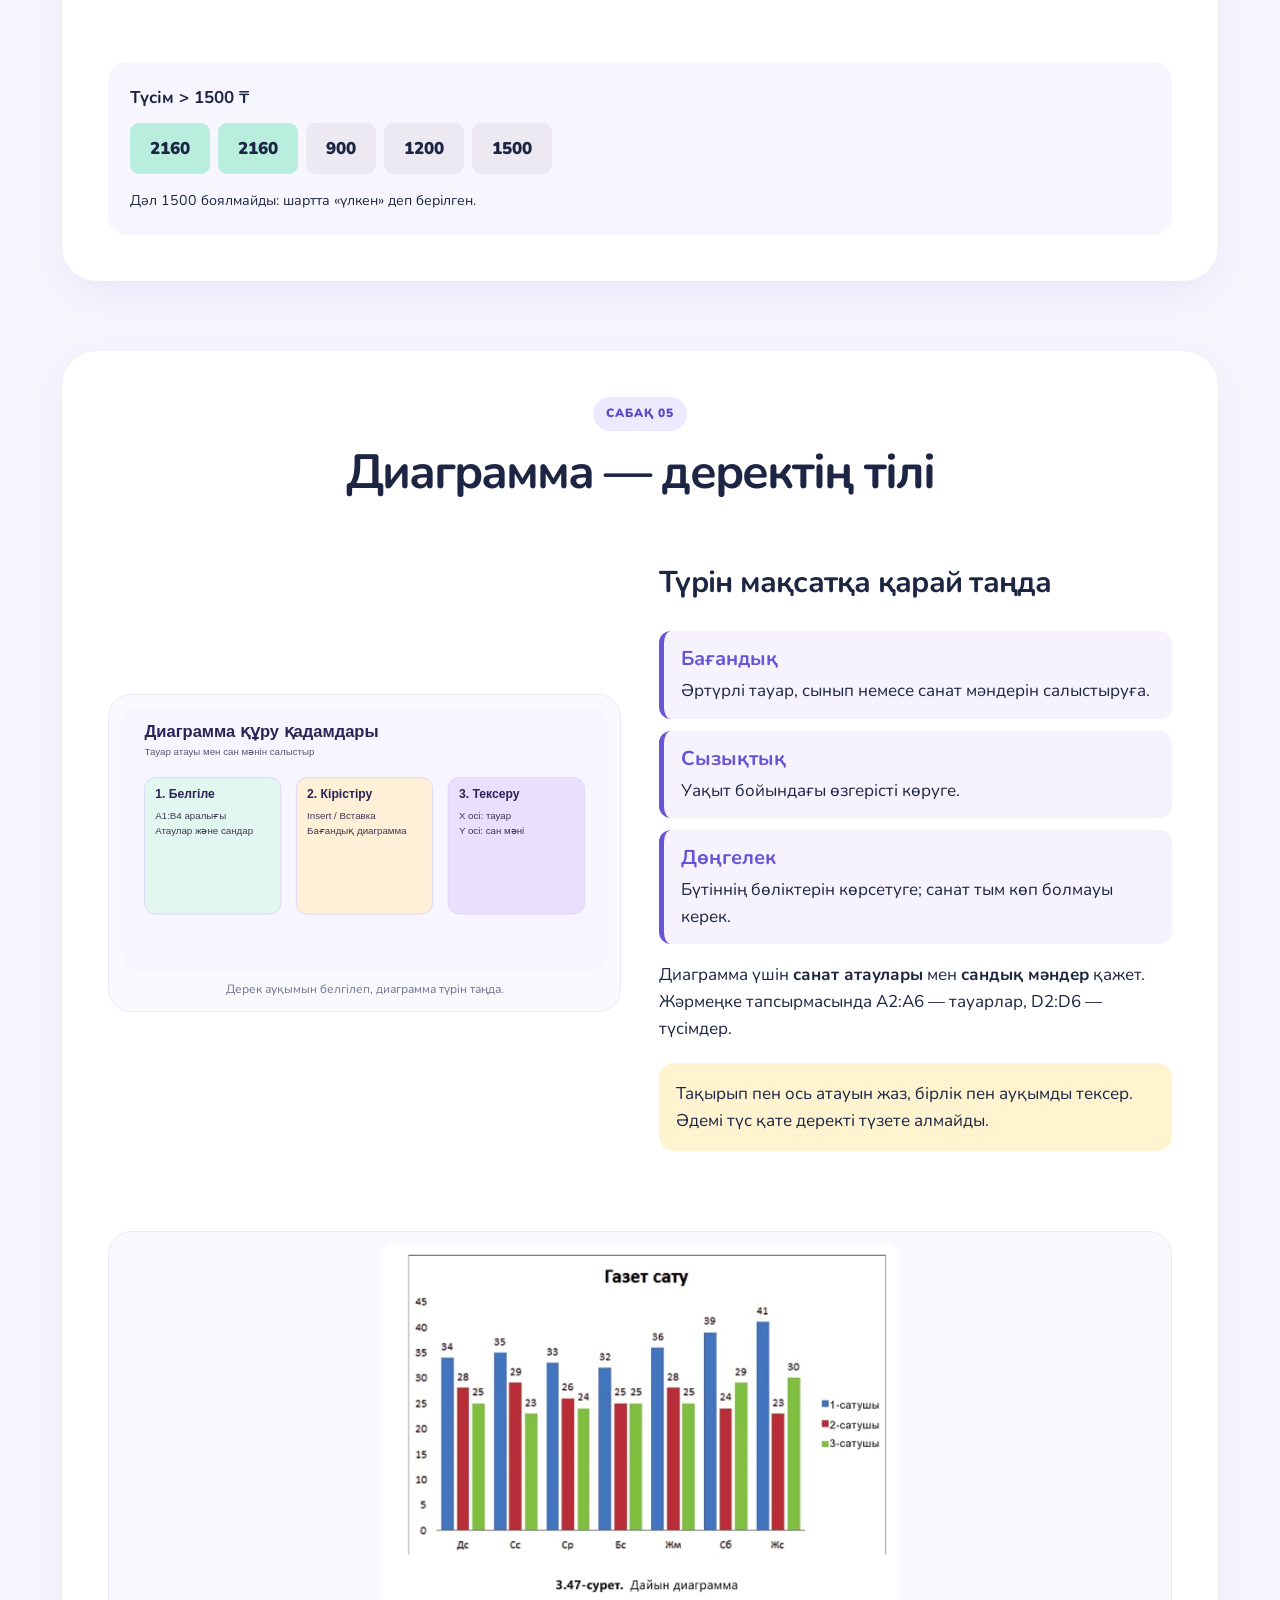
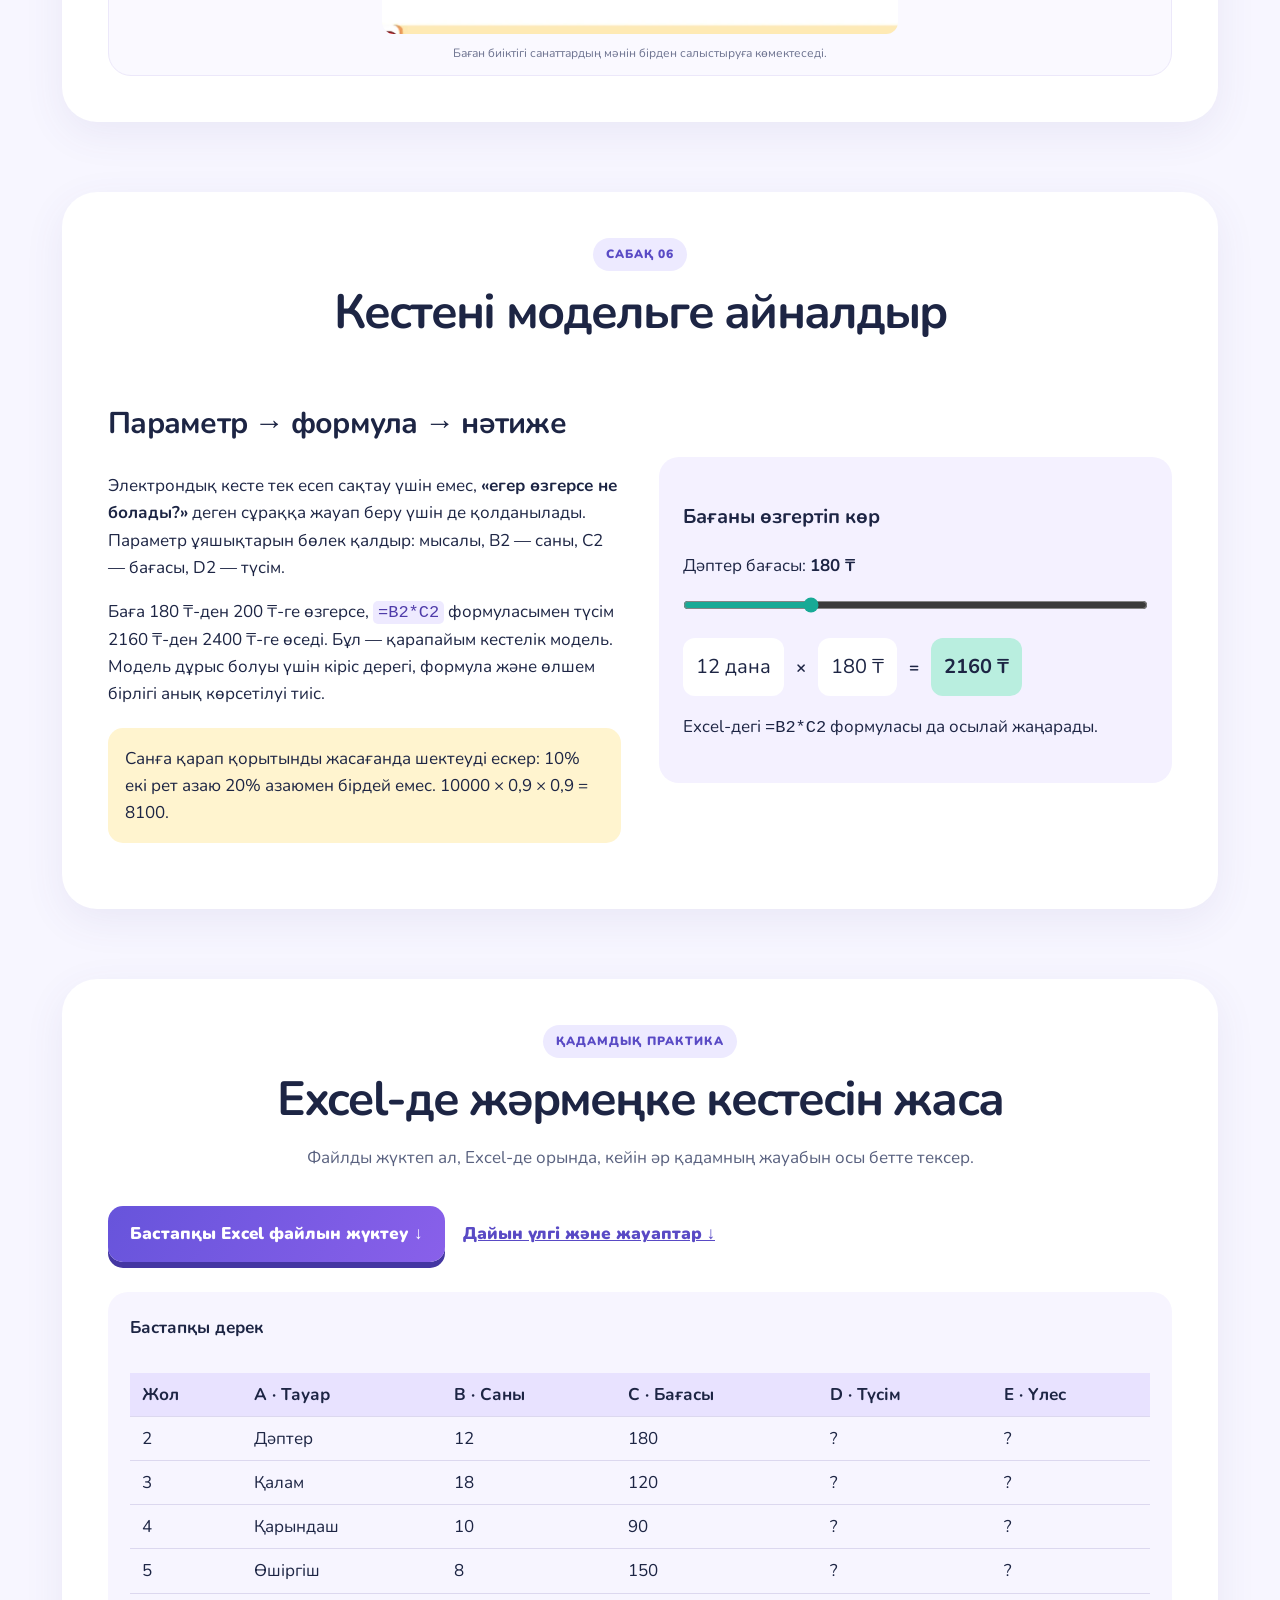
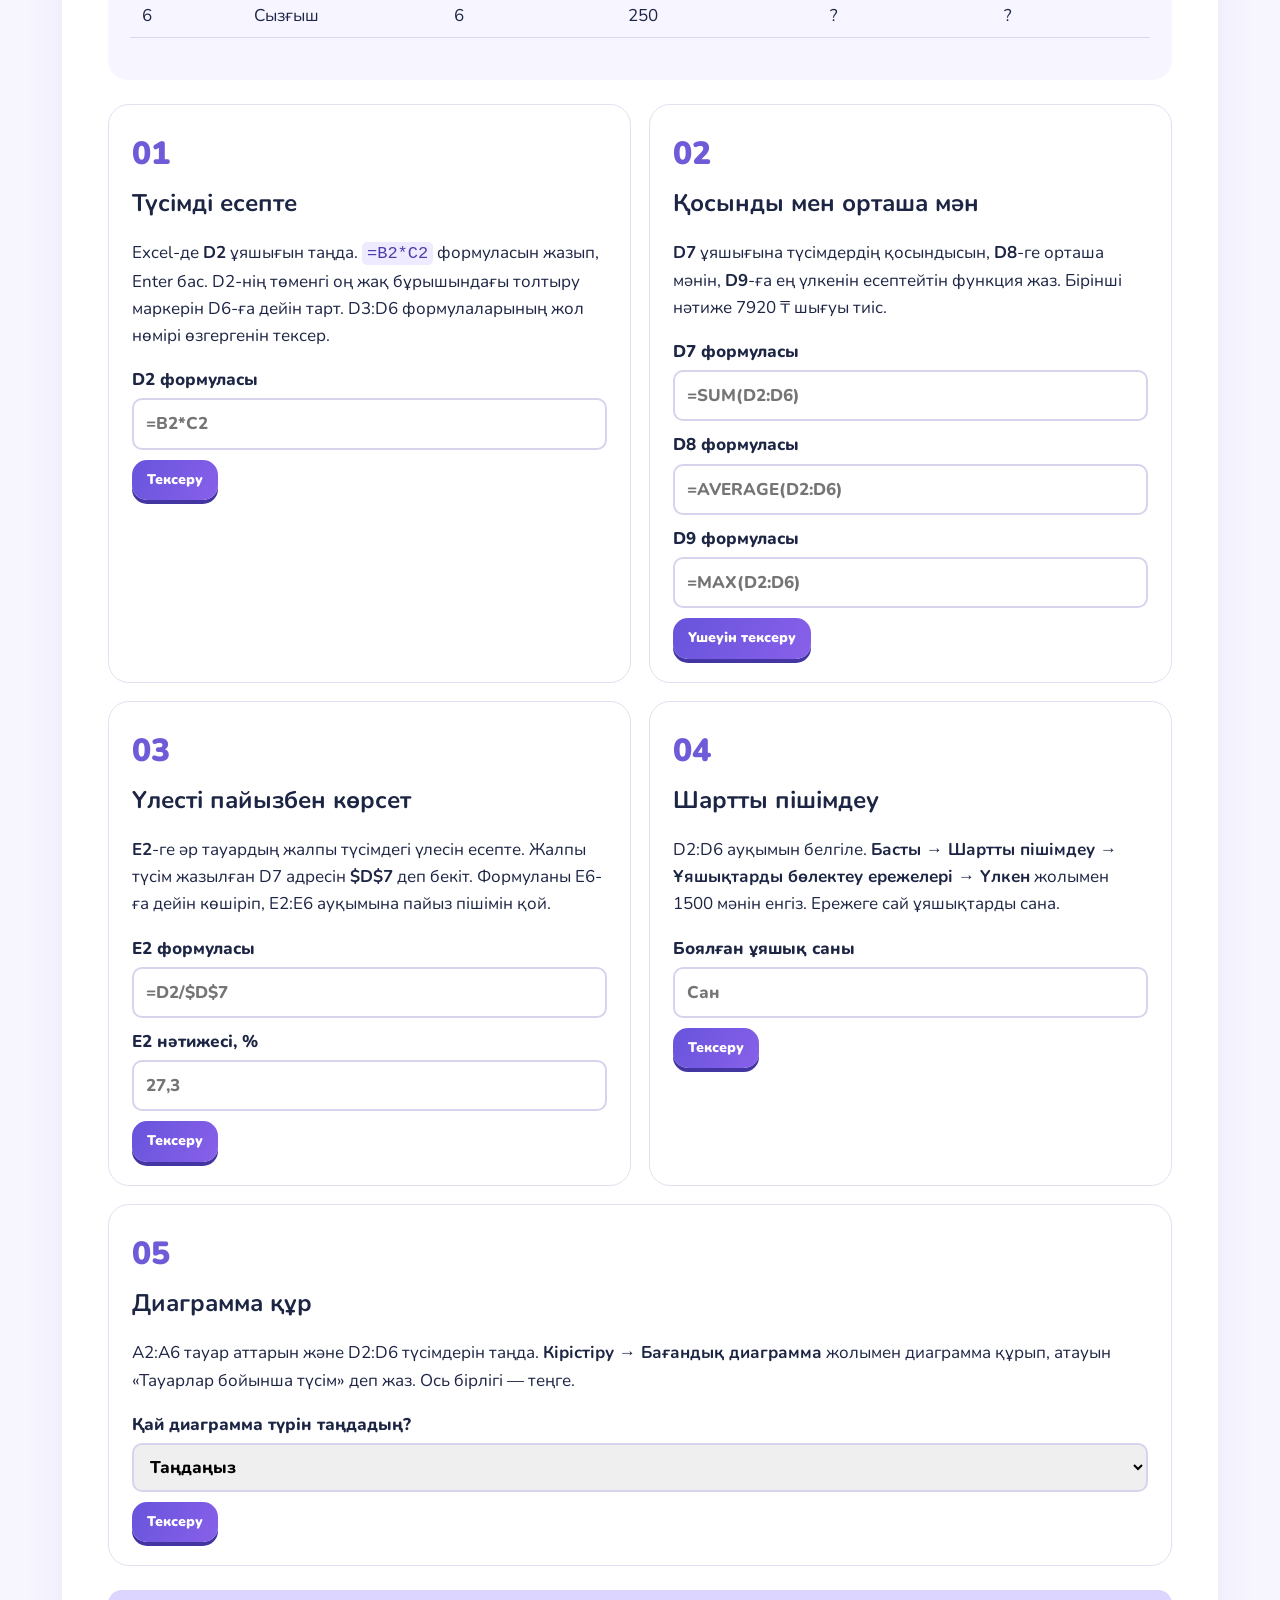
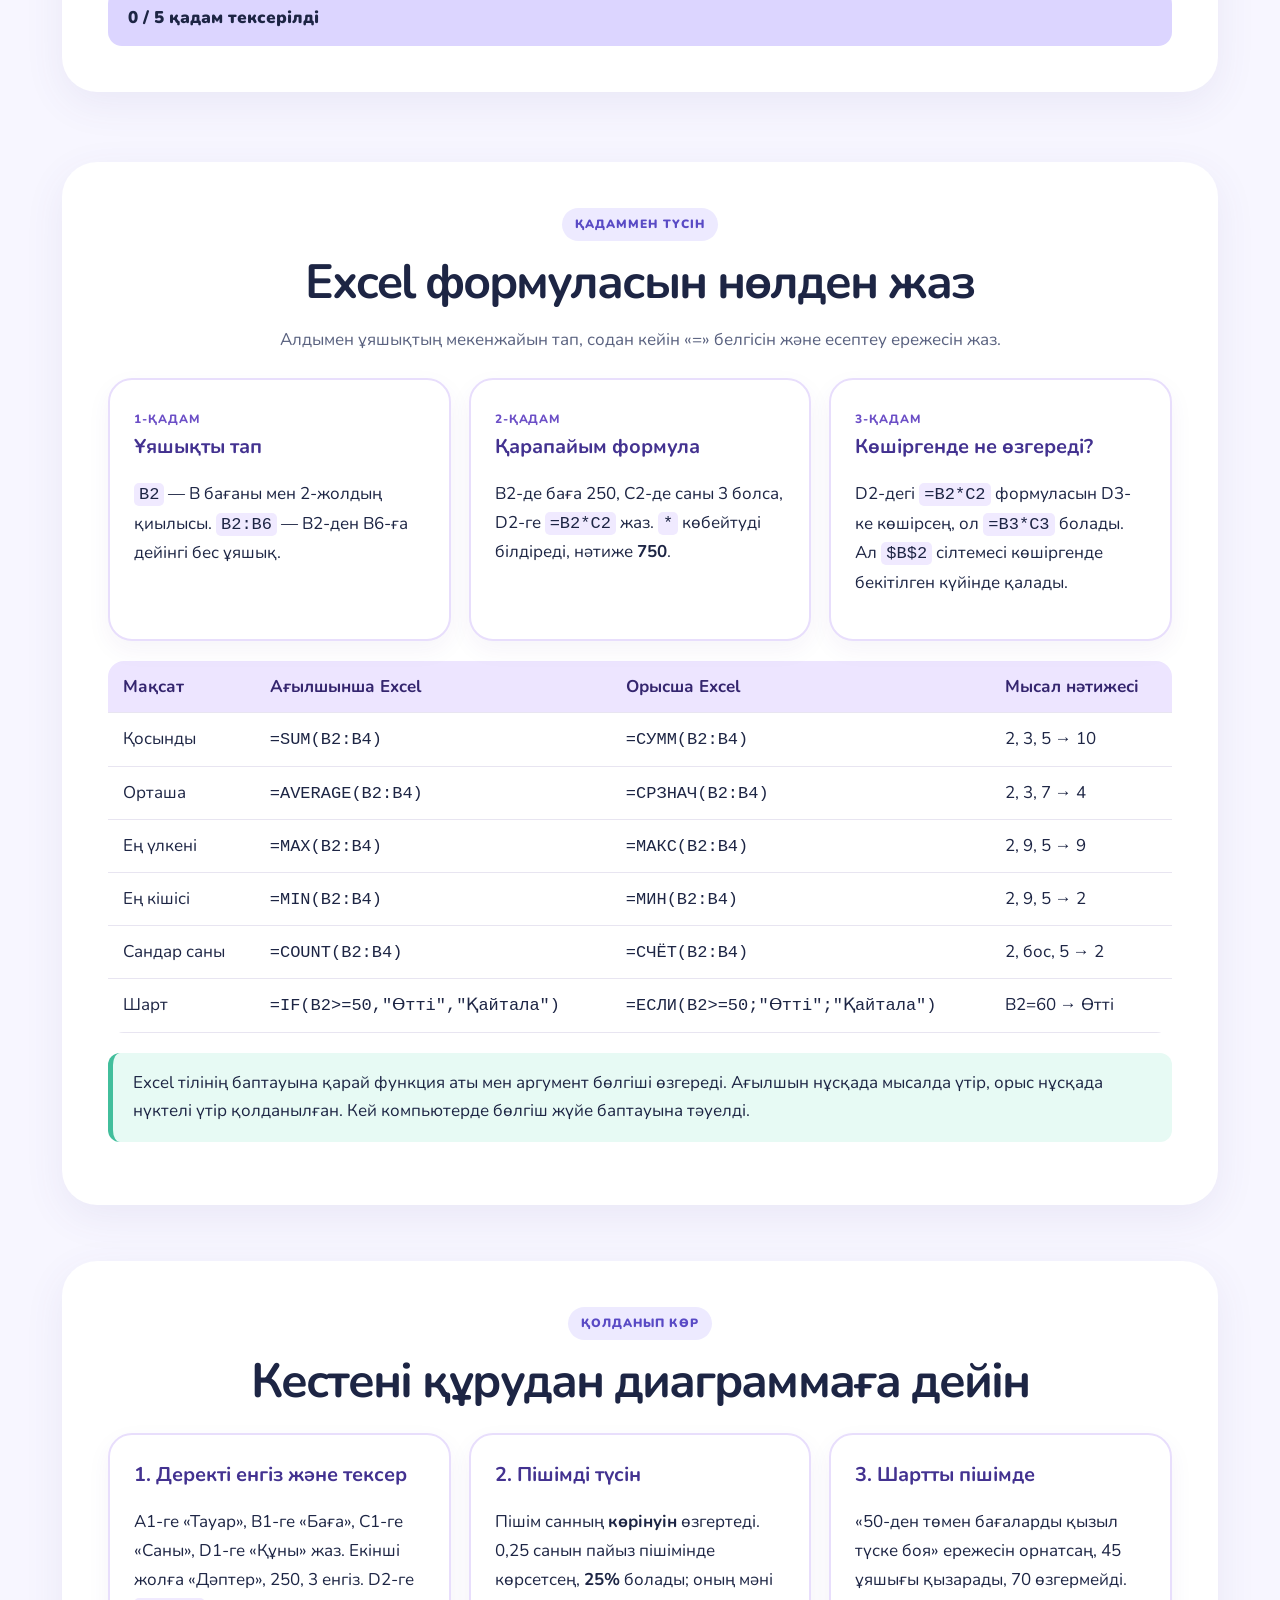
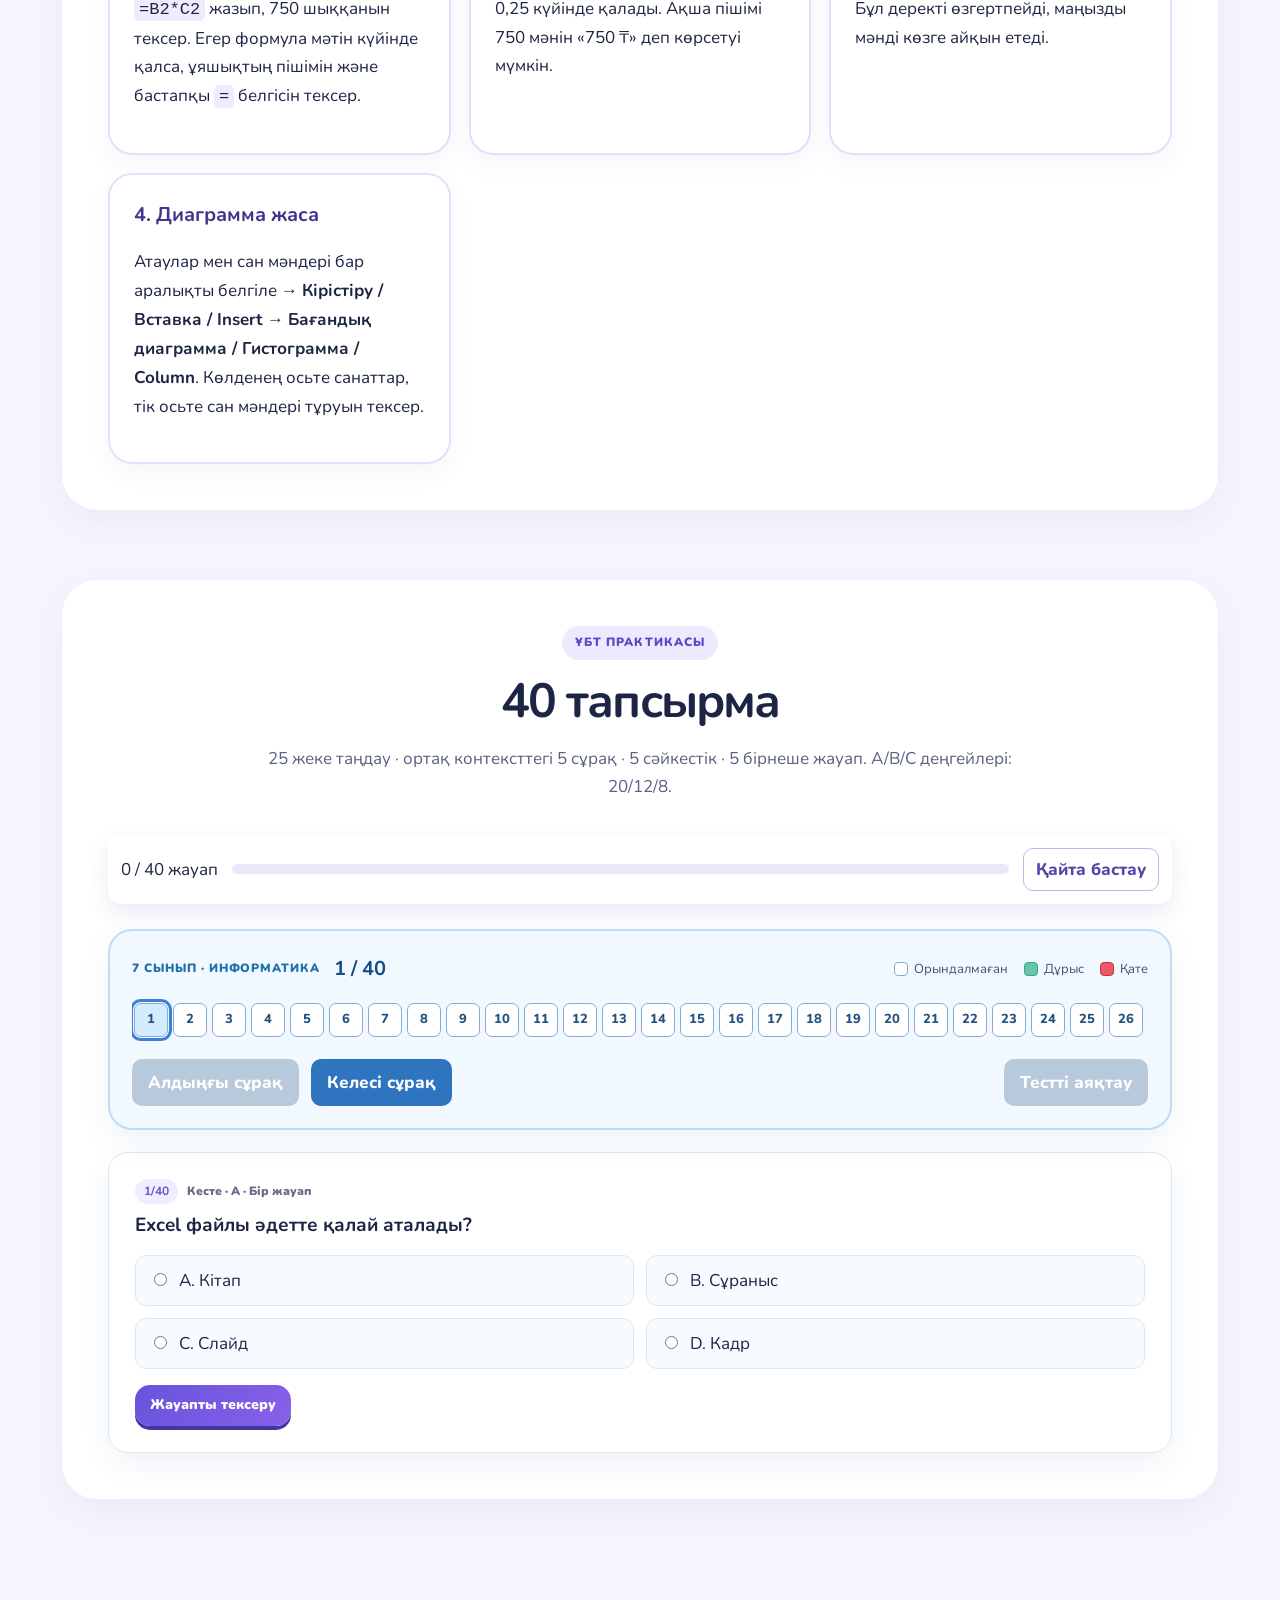
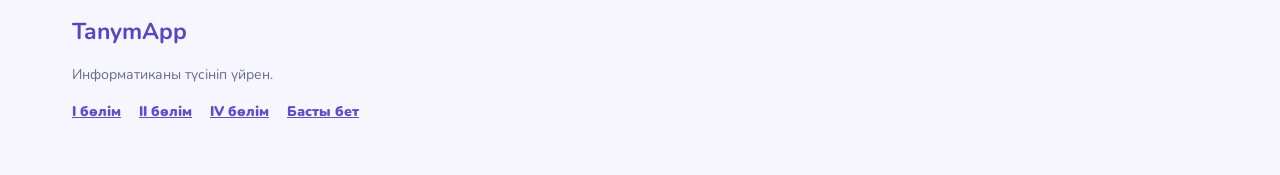
<file: section-3/index.html>
<!doctype html><html lang="kk"><head><meta charset="utf-8"><meta name="viewport" content="width=device-width,initial-scale=1"><title>III бөлім · Электрондық кестелер · TanymApp</title><meta name="description" content="Excel: ұяшықтар, пішімдеу, формулалар, шартты пішімдеу, диаграммалар, қадамдық практика және ҰБТ тесті."><link rel="stylesheet" href="../section-2/style.css"><link rel="stylesheet" href="style.css"><link rel="stylesheet" href="../assets/enrichment.css"><link rel="stylesheet" href="../assets/exam-ui.css?v=16"><link rel="stylesheet" href="../assets/localize.css?v=16"></head><body data-section="3"><header class="bar"><a class="brand" href="../index.html"><img src="../assets/logo.svg" alt="">TanymApp</a><nav><a href="#lessons">Сабақтар</a><a href="#practice">Excel практика</a><a href="#test">Тест</a></nav><span class="pill">III БӨЛІМ</span></header><main>
<section class="hero sheet-hero"><div><span class="tag">7 СЫНЫП · ҰБТ ИНФОРМАТИКА · III БӨЛІМ</span><h1>Кестені құр.<br><em>Деректі түсін.</em></h1><p>Электрондық кестені нөлден бастап меңгер: ұяшық, формула, пішім, диаграмма және нақты Excel тапсырмасы.</p><div class="hero-stats"><span><b>6</b> сабақ</span><span><b>1</b> Excel практика</span><span><b>40</b> тест сұрағы</span></div><a class="button" href="#lessons">Оқуды бастау</a></div><div class="hero-art sheet-art" aria-hidden="true"><div class="floating-cell">A1<br><b>=B2*C2</b></div><div class="floating-chart">▁ ▃ ▆ █ ▅</div><div class="floating-cell second">D7<br><b>7 920 ₸</b></div></div></section>
<section id="lessons"><div class="section-heading"><span class="tag">ОҚУ МАРШРУТЫ</span><h2>Түсіну → орындау → тексеру</h2><p>Әр сабақта мысал, көрнекі үлгі және ең жиі қате жіберілетін тұс бар.</p></div><div class="lesson-grid six"><a class="lesson-card purple" href="#basics"><span>01 / НЕГІЗ</span><strong>Ұяшық пен ауқым</strong><p>Кітап, парақ, жол, баған, адрес.</p><b>Ашу</b></a><a class="lesson-card mint" href="#format"><span>02 / ПІШІМ</span><strong>Дерек және пішім</strong><p>Сан, мәтін, пайыз, валюта.</p><b>Ашу</b></a><a class="lesson-card peach" href="#formulas"><span>03 / ЕСЕПТЕУ</span><strong>Формула мен сілтеме</strong><p>Амалдар, функция, $ белгісі.</p><b>Ашу</b></a><a class="lesson-card lemon" href="#conditional"><span>04 / ЕРЕЖЕ</span><strong>Шартты пішімдеу</strong><p>Мәнге қарай түспен белгілеу.</p><b>Ашу</b></a><a class="lesson-card sky" href="#charts"><span>05 / КӨРНЕКІЛІК</span><strong>Диаграммалар</strong><p>Қай түрін қашан таңдау керек?</p><b>Ашу</b></a><a class="lesson-card rose" href="#models"><span>06 / МОДЕЛЬ</span><strong>Кестелік модельдеу</strong><p>Параметр өзгерсе, нәтиже өзгереді.</p><b>Ашу</b></a></div></section>
<section class="study" id="basics"><div class="section-heading"><span class="tag">САБАҚ 01</span><h2>Кестенің мекенжайын оқи біл</h2></div><div class="text-grid"><article class="explain"><h3>Кітап → парақ → ұяшық</h3><p>Excel файлы <b>жұмыс кітабы</b> деп аталады. Оның ішінде бірнеше <b>парақ</b> болуы мүмкін. Парақта бағандар A, B, C... әріптерімен, жолдар 1, 2, 3... сандарымен белгіленеді. Олардың қиылысындағы бір орын — <b>ұяшық</b>.</p><p><b>C4</b> адресі C бағанының 4-жолын білдіреді. <b>B2:D5</b> ауқымы B, C, D деген үш баған мен 2–5 аралығындағы төрт жолды қамтиды: барлығы <b>12 ұяшық</b>.</p><div class="note"><b>Есте сақта:</b> ауқымның екі шеті қос нүктемен жазылады. B2:D5 ішіне B2 мен D5 те кіреді.</div></article><figure><img src="assets/excel-interface-clear.svg" loading="lazy" data-zoom alt="Электрондық кесте терезесінің аймақтары"><figcaption>Тақырып жолағы, формула жолағы, баған мен жол тақырыптары, жұмыс аймағы.</figcaption></figure></div><div class="text-grid"><article class="explain"><h3>Word кестесі мен Excel парағы</h3><p>Мәтіндік құжаттағы кесте ақпаратты реттеп көрсетуге ыңғайлы. Электрондық кестеде ұяшық адрестері, формулалар, функциялар және диаграммалар арқылы есеп жүргізуге болады. Екі бағдарламаның да кесте түріндегі көрінісі бар, бірақ есептеу міндеті үшін Excel парағын таңда.</p></article><figure><img src="assets/spreadsheet-parts.webp" loading="lazy" data-zoom alt="Word мәтіндік редакторында кесте кірістіру мәзірі"><figcaption>Word-та кесте кірістіру үлгісі; Excel-дегі есептеу парағымен салыстыр.</figcaption></figure></div><div class="demo-box"><h3>Жылдам тексеру</h3><p>Ауқым өлшемін табу үшін <b>баған саны × жол саны</b> формуласын қолдан. Мысалы, A1:C6 → 3 × 6 = <b>18 ұяшық</b>.</p><div class="mini-sheet" aria-label="A1:C4 ауқымының көрнекі үлгісі"><span></span><span>A</span><span>B</span><span>C</span><span>1</span><i>мәтін</i><i>12</i><i>180</i><span>2</span><i>Дәптер</i><i>12</i><i>180</i><span>3</span><i>Қалам</i><i>18</i><i>120</i><span>4</span><i>Қарындаш</i><i>10</i><i>90</i></div></div></section>
<section class="study" id="format"><div class="section-heading"><span class="tag">САБАҚ 02</span><h2>Мән мен көріністі ажырат</h2></div><div class="text-grid reverse"><figure><img src="assets/cell-format-clear.svg" loading="lazy" data-zoom alt="Ұяшық пішімі диалогының көрінісі"><figcaption>Сан, пайыз, ақша және күн-ай пішімдері бір деректі әртүрлі көрсетеді.</figcaption></figure><article class="explain"><h3>Пішімдеу есепті өзгертпейді</h3><p>Ұяшыққа <b>0,25</b> санын енгізіп, «Пайыз» пішімін таңдасаң, экранда <b>25%</b> көрінеді. Есепте қолданылатын негізгі мән — 0,25. <b>1500</b> санына ақша пішімін қолдансаң, <b>1 500 ₸</b> болып көрінуі мүмкін; санның өзі өзгермейді.</p><ul class="bullets"><li><b>Жалпы/сан:</b> кәдімгі есептік мән.</li><li><b>Пайыз:</b> үлесті 100-ге көбейтіп, % белгісін көрсетеді.</li><li><b>Ақша:</b> валюта белгісін және разряд бөлгішін көрсетеді.</li><li><b>Күн-ай:</b> күнтізбелік мәнді көрсетеді.</li><li><b>Мәтін:</b> есептеуге арналмаған таңба тізбегі.</li></ul><p class="note">Егер «25%» деп жазып, кейін 25 санын күткен болсаң, қателесесің: 25% = 0,25.</p></article></div><div class="compare"><div><b>Мән</b><strong>0,25</strong><small>Есепте қолданылатын сан</small></div><div class="arrow">→</div><div><b>Пайыз пішімі</b><strong>25%</strong><small>Экрандағы көрініс</small></div></div></section>
<section class="study" id="formulas"><div class="section-heading"><span class="tag">САБАҚ 03</span><h2>Формула есепті өзі жаңартады</h2></div><div class="text-grid"><article class="explain"><h3>Алғашқы формула</h3><p>Есептеу <b>=</b> таңбасынан басталады. <code>=B2*C2</code> — B2-дегі санды C2-дегі санға көбейтеді. Егер B2=12 және C2=180 болса, нәтиже <b>2160</b>. Кейін C2 бағасын өзгертсең, D2-дегі нәтиже қайта есептеледі.</p><div class="steps"><div><b>SUM</b><p><code>=SUM(D2:D6)</code> — қосынды.</p></div><div><b>AVERAGE</b><p><code>=AVERAGE(D2:D6)</code> — арифметикалық орта.</p></div><div><b>MAX / MIN</b><p>Ең үлкен және ең кіші мән.</p></div></div><p class="note">Функция атауы Excel тілдік нұсқасына қарай өзгеруі мүмкін. Ағылшын Excel-де SUM, AVERAGE, MAX қолданылады.</p></article><figure><img src="assets/formula-clear.svg" loading="lazy" data-zoom alt="Формула жолында теңдік белгісімен жазылған өрнек"><figcaption>Формула жолағында ұяшықтағы есептеу өрнегі көрінеді.</figcaption></figure></div><div class="text-grid reverse"><figure><img src="assets/formula-clear.svg" loading="lazy" data-zoom alt="Excel-де ұяшық сілтемелерімен қарапайым есептеу"><figcaption>Ұяшық адресін қолданған формула: мән өзгерсе, нәтиже де өзгереді.</figcaption></figure><article class="explain"><h3>Сілтемені көшіргенде не болады?</h3><p><code>=B2*C2</code> формуласын бір жол төмен көшірсең, Excel оны <code>=B3*C3</code> етеді. Бұл — <b>салыстырмалы сілтеме</b>. Ал <code>$D$7</code> адресіндегі <b>$</b> белгілері баған мен жолды бекітеді.</p><p><code>=D2/$D$7</code> формуласын E3-ке көшіргенде ол <code>=D3/$D$7</code> болады. Бірінші адрес өзгереді, екіншісі өзгермейді.</p><div class="reference-grid"><span>A1<br><small>екеуі де жылжиды</small></span><span>$A$1<br><small>екеуі де бекітіледі</small></span><span>A$1<br><small>жол бекітіледі</small></span><span>$A1<br><small>баған бекітіледі</small></span></div></article></div></section>
<section class="study" id="conditional"><div class="section-heading"><span class="tag">САБАҚ 04</span><h2>Ережені түспен көрсет</h2></div><div class="text-grid"><article class="explain"><h3>Шартты пішімдеу</h3><p>Көп санның ішінен маңыздысын жылдам табу үшін <b>шартты пішімдеу</b> қолдан. Мысалы, D2:D6 ауқымындағы <b>1500-ден үлкен</b> түсімдерді жасыл түске боя. Ереже орындалған ұяшық қана боялады.</p><p>Мұндағы <b>«үлкен»</b> — қатаң салыстыру: 1500-дің өзі боялмайды, 1501 боялады. Шартты пішімдеу санды өзгертпейді, тек оны көрнекі етеді.</p><ol class="numbered"><li>Керекті ауқымды белгіле.</li><li><b>Басты → Шартты пішімдеу</b> мәзірін аш.</li><li><b>Ұяшықтарды бөлектеу ережелері → Үлкен</b> таңда.</li><li><b>1500</b> енгізіп, түсті таңда; нәтижені тексер.</li></ol></article><figure><img src="assets/conditional-clear.svg" loading="lazy" data-zoom alt="Excel-дегі шартты пішімдеу ережесінің мысалы"><figcaption>Ережеге сай мәндер түспен ерекшеленеді.</figcaption></figure></div><div class="rule-demo"><b>Түсім > 1500 ₸</b><div><span class="hit">2160</span><span class="hit">2160</span><span>900</span><span>1200</span><span>1500</span></div><small>Дәл 1500 боялмайды: шартта «үлкен» деп берілген.</small></div></section>
<section class="study" id="charts"><div class="section-heading"><span class="tag">САБАҚ 05</span><h2>Диаграмма — деректің тілі</h2></div><div class="text-grid reverse"><figure><img src="assets/chart-insert-clear.svg" loading="lazy" data-zoom alt="Excel-де бағандық диаграмманы таңдау"><figcaption>Дерек ауқымын белгілеп, диаграмма түрін таңда.</figcaption></figure><article class="explain"><h3>Түрін мақсатқа қарай таңда</h3><div class="steps"><div><b>Бағандық</b><p>Әртүрлі тауар, сынып немесе санат мәндерін салыстыруға.</p></div><div><b>Сызықтық</b><p>Уақыт бойындағы өзгерісті көруге.</p></div><div><b>Дөңгелек</b><p>Бүтіннің бөліктерін көрсетуге; санат тым көп болмауы керек.</p></div></div><p>Диаграмма үшін <b>санат атаулары</b> мен <b>сандық мәндер</b> қажет. Жәрмеңке тапсырмасында A2:A6 — тауарлар, D2:D6 — түсімдер.</p><div class="note">Тақырып пен ось атауын жаз, бірлік пен ауқымды тексер. Әдемі түс қате деректі түзете алмайды.</div></article></div><figure class="wide-figure"><img src="assets/chart-result.webp" loading="lazy" data-zoom alt="Бағандық диаграмманың дайын мысалы"><figcaption>Баған биіктігі санаттардың мәнін бірден салыстыруға көмектеседі.</figcaption></figure></section>
<section class="study" id="models"><div class="section-heading"><span class="tag">САБАҚ 06</span><h2>Кестені модельге айналдыр</h2></div><div class="text-grid"><article class="explain"><h3>Параметр → формула → нәтиже</h3><p>Электрондық кесте тек есеп сақтау үшін емес, <b>«егер өзгерсе не болады?»</b> деген сұраққа жауап беру үшін де қолданылады. Параметр ұяшықтарын бөлек қалдыр: мысалы, B2 — саны, C2 — бағасы, D2 — түсім.</p><p>Баға 180 ₸-ден 200 ₸-ге өзгерсе, <code>=B2*C2</code> формуласымен түсім 2160 ₸-ден 2400 ₸-ге өседі. Бұл — қарапайым кестелік модель. Модель дұрыс болуы үшін кіріс дерегі, формула және өлшем бірлігі анық көрсетілуі тиіс.</p><p class="note">Санға қарап қорытынды жасағанда шектеуді ескер: 10% екі рет азаю 20% азаюмен бірдей емес. 10000 × 0,9 × 0,9 = 8100.</p></article><div class="model-card"><h3>Бағаны өзгертіп көр</h3><label>Дәптер бағасы: <strong id="price-label">180 ₸</strong><input type="range" id="price" min="100" max="400" step="10" value="180"></label><div class="model-flow"><span>12 дана</span><b>×</b><span id="model-price">180 ₸</span><b>=</b><strong id="revenue">2160 ₸</strong></div><p>Excel-дегі <code>=B2*C2</code> формуласы да осылай жаңарады.</p></div></div></section>
<section class="practice" id="practice"><div class="section-heading"><span class="tag">ҚАДАМДЫҚ ПРАКТИКА</span><h2>Excel-де жәрмеңке кестесін жаса</h2><p>Файлды жүктеп ал, Excel-де орында, кейін әр қадамның жауабын осы бетте тексер.</p></div><div class="download-row"><a class="button" href="practice-starter.xlsx" download>Бастапқы Excel файлын жүктеу ↓</a><a class="ghost-link" href="practice-answer.xlsx" download>Дайын үлгі және жауаптар ↓</a></div><div class="practice-intro"><b>Бастапқы дерек</b><div class="table-scroll"><table><thead><tr><th>Жол</th><th>A · Тауар</th><th>B · Саны</th><th>C · Бағасы</th><th>D · Түсім</th><th>E · Үлес</th></tr></thead><tbody><tr><td>2</td><td>Дәптер</td><td>12</td><td>180</td><td>?</td><td>?</td></tr><tr><td>3</td><td>Қалам</td><td>18</td><td>120</td><td>?</td><td>?</td></tr><tr><td>4</td><td>Қарындаш</td><td>10</td><td>90</td><td>?</td><td>?</td></tr><tr><td>5</td><td>Өшіргіш</td><td>8</td><td>150</td><td>?</td><td>?</td></tr><tr><td>6</td><td>Сызғыш</td><td>6</td><td>250</td><td>?</td><td>?</td></tr></tbody></table></div></div>
<div class="practice-steps"><article><span class="step-num">01</span><h3>Түсімді есепте</h3><p>Excel-де <b>D2</b> ұяшығын таңда. <code>=B2*C2</code> формуласын жазып, Enter бас. D2-нің төменгі оң жақ бұрышындағы толтыру маркерін D6-ға дейін тарт. D3:D6 формулаларының жол нөмірі өзгергенін тексер.</p><label>D2 формуласы<input id="check-d2" placeholder="=B2*C2" autocomplete="off"></label><button class="submit" data-practice="d2">Тексеру</button><div class="practice-feedback" id="feedback-d2" aria-live="polite"></div></article><article><span class="step-num">02</span><h3>Қосынды мен орташа мән</h3><p><b>D7</b> ұяшығына түсімдердің қосындысын, <b>D8</b>-ге орташа мәнін, <b>D9</b>-ға ең үлкенін есептейтін функция жаз. Бірінші нәтиже 7920 ₸ шығуы тиіс.</p><label>D7 формуласы<input id="check-d7" placeholder="=SUM(D2:D6)" autocomplete="off"></label><label>D8 формуласы<input id="check-d8" placeholder="=AVERAGE(D2:D6)" autocomplete="off"></label><label>D9 формуласы<input id="check-d9" placeholder="=MAX(D2:D6)" autocomplete="off"></label><button class="submit" data-practice="totals">Үшеуін тексеру</button><div class="practice-feedback" id="feedback-totals" aria-live="polite"></div></article><article><span class="step-num">03</span><h3>Үлесті пайызбен көрсет</h3><p><b>E2</b>-ге әр тауардың жалпы түсімдегі үлесін есепте. Жалпы түсім жазылған D7 адресін <b>$D$7</b> деп бекіт. Формуланы E6-ға дейін көшіріп, E2:E6 ауқымына пайыз пішімін қой.</p><label>E2 формуласы<input id="check-e2" placeholder="=D2/$D$7" autocomplete="off"></label><label>E2 нәтижесі, %<input id="check-share" placeholder="27,3" inputmode="decimal"></label><button class="submit" data-practice="share">Тексеру</button><div class="practice-feedback" id="feedback-share" aria-live="polite"></div></article><article><span class="step-num">04</span><h3>Шартты пішімдеу</h3><p>D2:D6 ауқымын белгіле. <b>Басты → Шартты пішімдеу → Ұяшықтарды бөлектеу ережелері → Үлкен</b> жолымен 1500 мәнін енгіз. Ережеге сай ұяшықтарды сана.</p><label>Боялған ұяшық саны<input id="check-count" placeholder="Сан" inputmode="numeric"></label><button class="submit" data-practice="count">Тексеру</button><div class="practice-feedback" id="feedback-count" aria-live="polite"></div></article><article><span class="step-num">05</span><h3>Диаграмма құр</h3><p>A2:A6 тауар аттарын және D2:D6 түсімдерін таңда. <b>Кірістіру → Бағандық диаграмма</b> жолымен диаграмма құрып, атауын «Тауарлар бойынша түсім» деп жаз. Ось бірлігі — теңге.</p><label>Қай диаграмма түрін таңдадың?<select id="check-chart"><option value="">Таңдаңыз</option><option value="bar">Бағандық</option><option value="pie">Дөңгелек</option><option value="line">Сызықтық</option></select></label><button class="submit" data-practice="chart">Тексеру</button><div class="practice-feedback" id="feedback-chart" aria-live="polite"></div></article></div><div class="completion" id="practice-progress">0 / 5 қадам тексерілді</div></section>
<!-- enrichment:start -->
<section class="study enrich" id="excel-guide"><div class="section-heading"><span class="tag">ҚАДАММЕН ТҮСІН</span><h2>Excel формуласын нөлден жаз</h2><p>Алдымен ұяшықтың мекенжайын тап, содан кейін «=» белгісін және есептеу ережесін жаз.</p></div><div class="worked-strip"><article><span>1-ҚАДАМ</span><h3>Ұяшықты тап</h3><p><code>B2</code> — B бағаны мен 2-жолдың қиылысы. <code>B2:B6</code> — B2-ден B6-ға дейінгі бес ұяшық.</p></article><article><span>2-ҚАДАМ</span><h3>Қарапайым формула</h3><p>B2-де баға 250, C2-де саны 3 болса, D2-ге <code>=B2*C2</code> жаз. <code>*</code> көбейтуді білдіреді, нәтиже <b>750</b>.</p></article><article><span>3-ҚАДАМ</span><h3>Көшіргенде не өзгереді?</h3><p>D2-дегі <code>=B2*C2</code> формуласын D3-ке көшірсең, ол <code>=B3*C3</code> болады. Ал <code>$B$2</code> сілтемесі көшіргенде бекітілген күйінде қалады.</p></article></div><div class="table-scroll"><table class="lesson-table"><thead><tr><th>Мақсат</th><th>Ағылшынша Excel</th><th>Орысша Excel</th><th>Мысал нәтижесі</th></tr></thead><tbody><tr><td>Қосынды</td><td><code>=SUM(B2:B4)</code></td><td><code>=СУММ(B2:B4)</code></td><td>2, 3, 5 → 10</td></tr><tr><td>Орташа</td><td><code>=AVERAGE(B2:B4)</code></td><td><code>=СРЗНАЧ(B2:B4)</code></td><td>2, 3, 7 → 4</td></tr><tr><td>Ең үлкені</td><td><code>=MAX(B2:B4)</code></td><td><code>=МАКС(B2:B4)</code></td><td>2, 9, 5 → 9</td></tr><tr><td>Ең кішісі</td><td><code>=MIN(B2:B4)</code></td><td><code>=МИН(B2:B4)</code></td><td>2, 9, 5 → 2</td></tr><tr><td>Сандар саны</td><td><code>=COUNT(B2:B4)</code></td><td><code>=СЧЁТ(B2:B4)</code></td><td>2, бос, 5 → 2</td></tr><tr><td>Шарт</td><td><code>=IF(B2>=50,"Өтті","Қайтала")</code></td><td><code>=ЕСЛИ(B2>=50;"Өтті";"Қайтала")</code></td><td>B2=60 → Өтті</td></tr></tbody></table></div><p class="learn-note">Excel тілінің баптауына қарай функция аты мен аргумент бөлгіші өзгереді. Ағылшын нұсқада мысалда үтір, орыс нұсқада нүктелі үтір қолданылған. Кей компьютерде бөлгіш жүйе баптауына тәуелді.</p></section>
<section class="study enrich" id="excel-workflow"><div class="section-heading"><span class="tag">ҚОЛДАНЫП КӨР</span><h2>Кестені құрудан диаграммаға дейін</h2></div><div class="learn-grid"><article class="learn-card"><h3>1. Деректі енгіз және тексер</h3><p>A1-ге «Тауар», B1-ге «Баға», C1-ге «Саны», D1-ге «Құны» жаз. Екінші жолға «Дәптер», 250, 3 енгіз. D2-ге <code>=B2*C2</code> жазып, 750 шыққанын тексер. Егер формула мәтін күйінде қалса, ұяшықтың пішімін және бастапқы <code>=</code> белгісін тексер.</p></article><article class="learn-card"><h3>2. Пішімді түсін</h3><p>Пішім санның <b>көрінуін</b> өзгертеді. 0,25 санын пайыз пішімінде көрсетсең, <b>25%</b> болады; оның мәні 0,25 күйінде қалады. Ақша пішімі 750 мәнін «750 ₸» деп көрсетуі мүмкін.</p></article><article class="learn-card"><h3>3. Шартты пішімде</h3><p>«50-ден төмен бағаларды қызыл түске боя» ережесін орнатсаң, 45 ұяшығы қызарады, 70 өзгермейді. Бұл деректі өзгертпейді, маңызды мәнді көзге айқын етеді.</p></article><article class="learn-card"><h3>4. Диаграмма жаса</h3><p>Атаулар мен сан мәндері бар аралықты белгіле → <b>Кірістіру / Вставка / Insert</b> → <b>Бағандық диаграмма / Гистограмма / Column</b>. Көлденең осьте санаттар, тік осьте сан мәндері тұруын тексер.</p></article></div></section>
<!-- enrichment:end -->

<section class="test" id="test"><div class="section-heading"><span class="tag">ҰБТ ПРАКТИКАСЫ</span><h2>40 тапсырма</h2><p>25 жеке таңдау · ортақ контексттегі 5 сұрақ · 5 сәйкестік · 5 бірнеше жауап. A/B/C деңгейлері: 20/12/8.</p></div><div class="test-toolbar"><span id="progress-label">0 / 40 жауап</span><div class="progress"><div id="progress-fill"></div></div><button id="reset" class="ghost" type="button">Қайта бастау</button></div><div id="questions"></div><div id="result" class="result" hidden></div></section>
<footer><b>TanymApp</b><p>Информатиканы түсініп үйрен.</p><nav class="footer-links"><a href="../section-1/index.html">I бөлім</a><a href="../section-2/index.html">II бөлім</a><a href="../section-4/index.html">IV бөлім</a><a href="../index.html">Басты бет</a></nav></footer></main><dialog id="zoom"><button type="button" id="close-zoom" aria-label="Жабу">×</button><img alt=""></dialog><script src="../assets/exam-ui.js?v=16" defer></script><script src="../assets/quiz-shuffle.js?v=16" defer></script><script src="../assets/exam.js?v=16" defer></script><script src="practice.js" defer></script><script src="../assets/localize.js?v=16" defer></script></body></html>
</file>
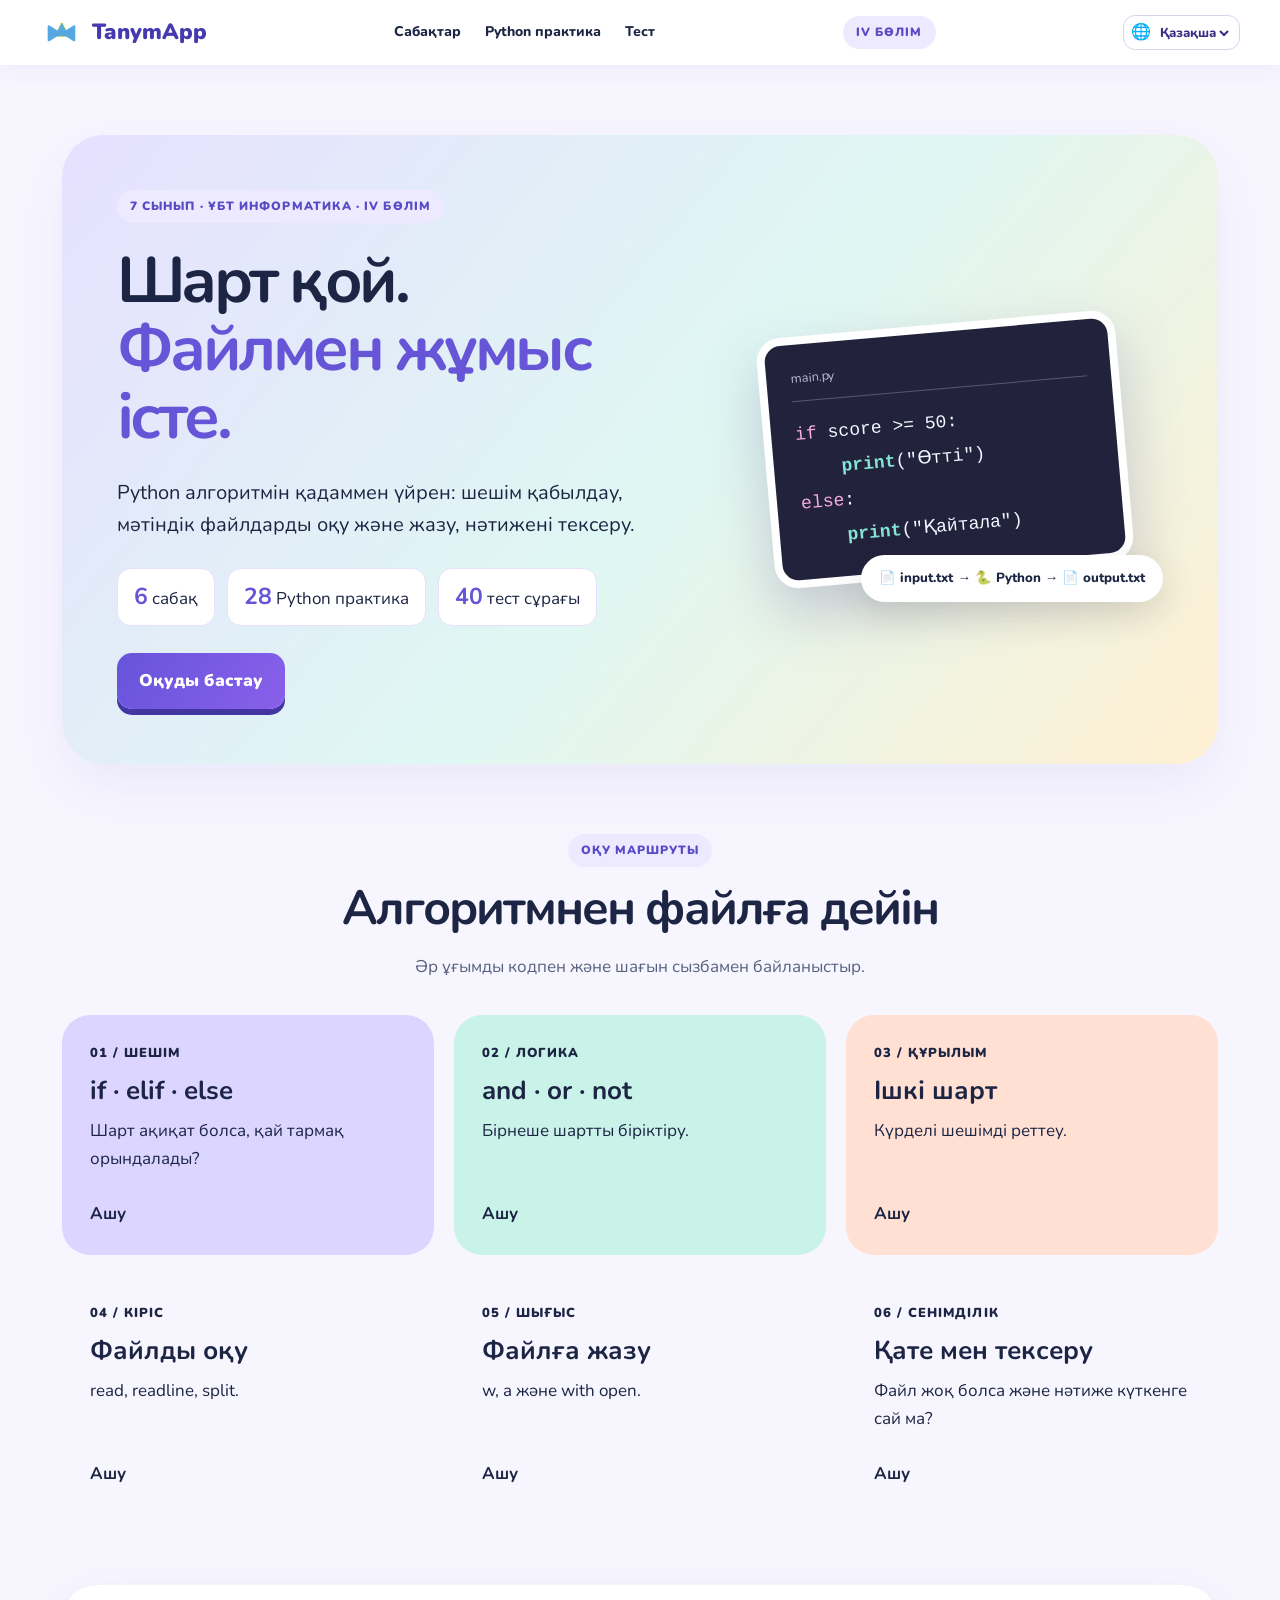
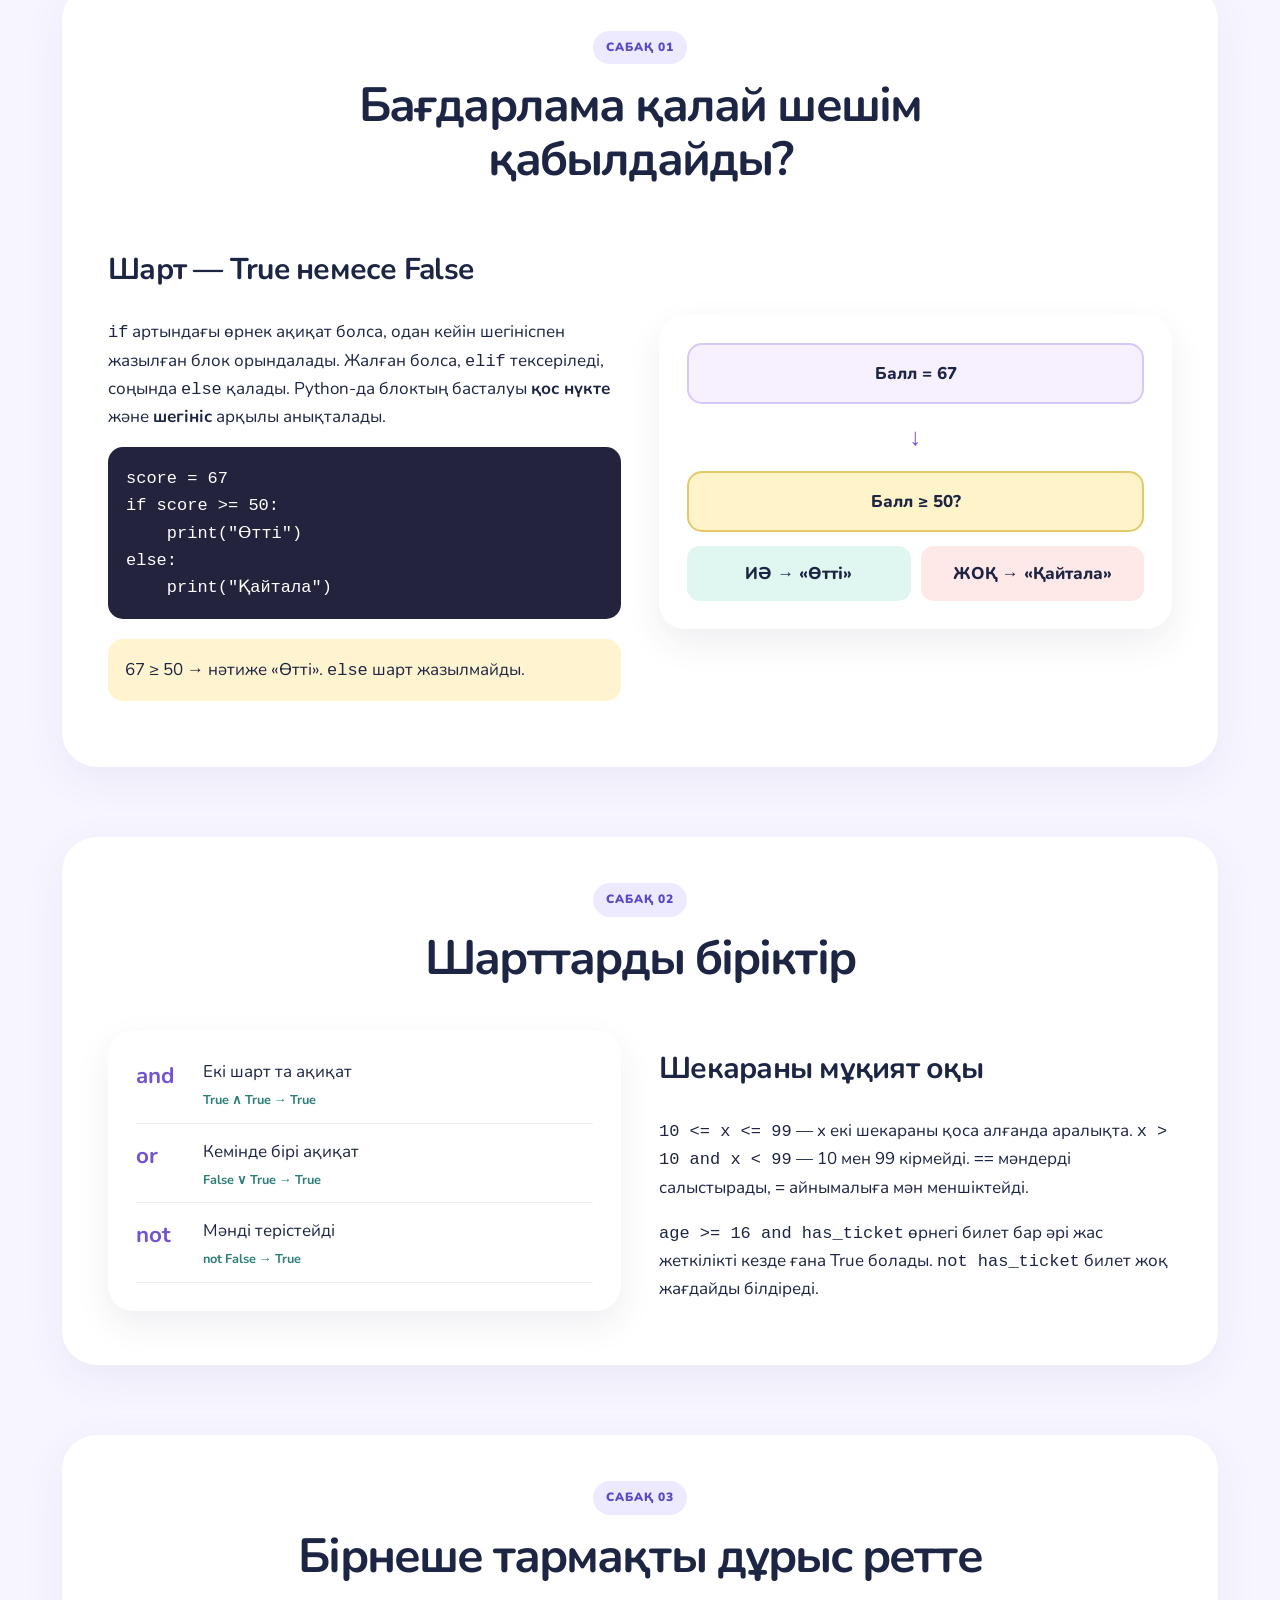
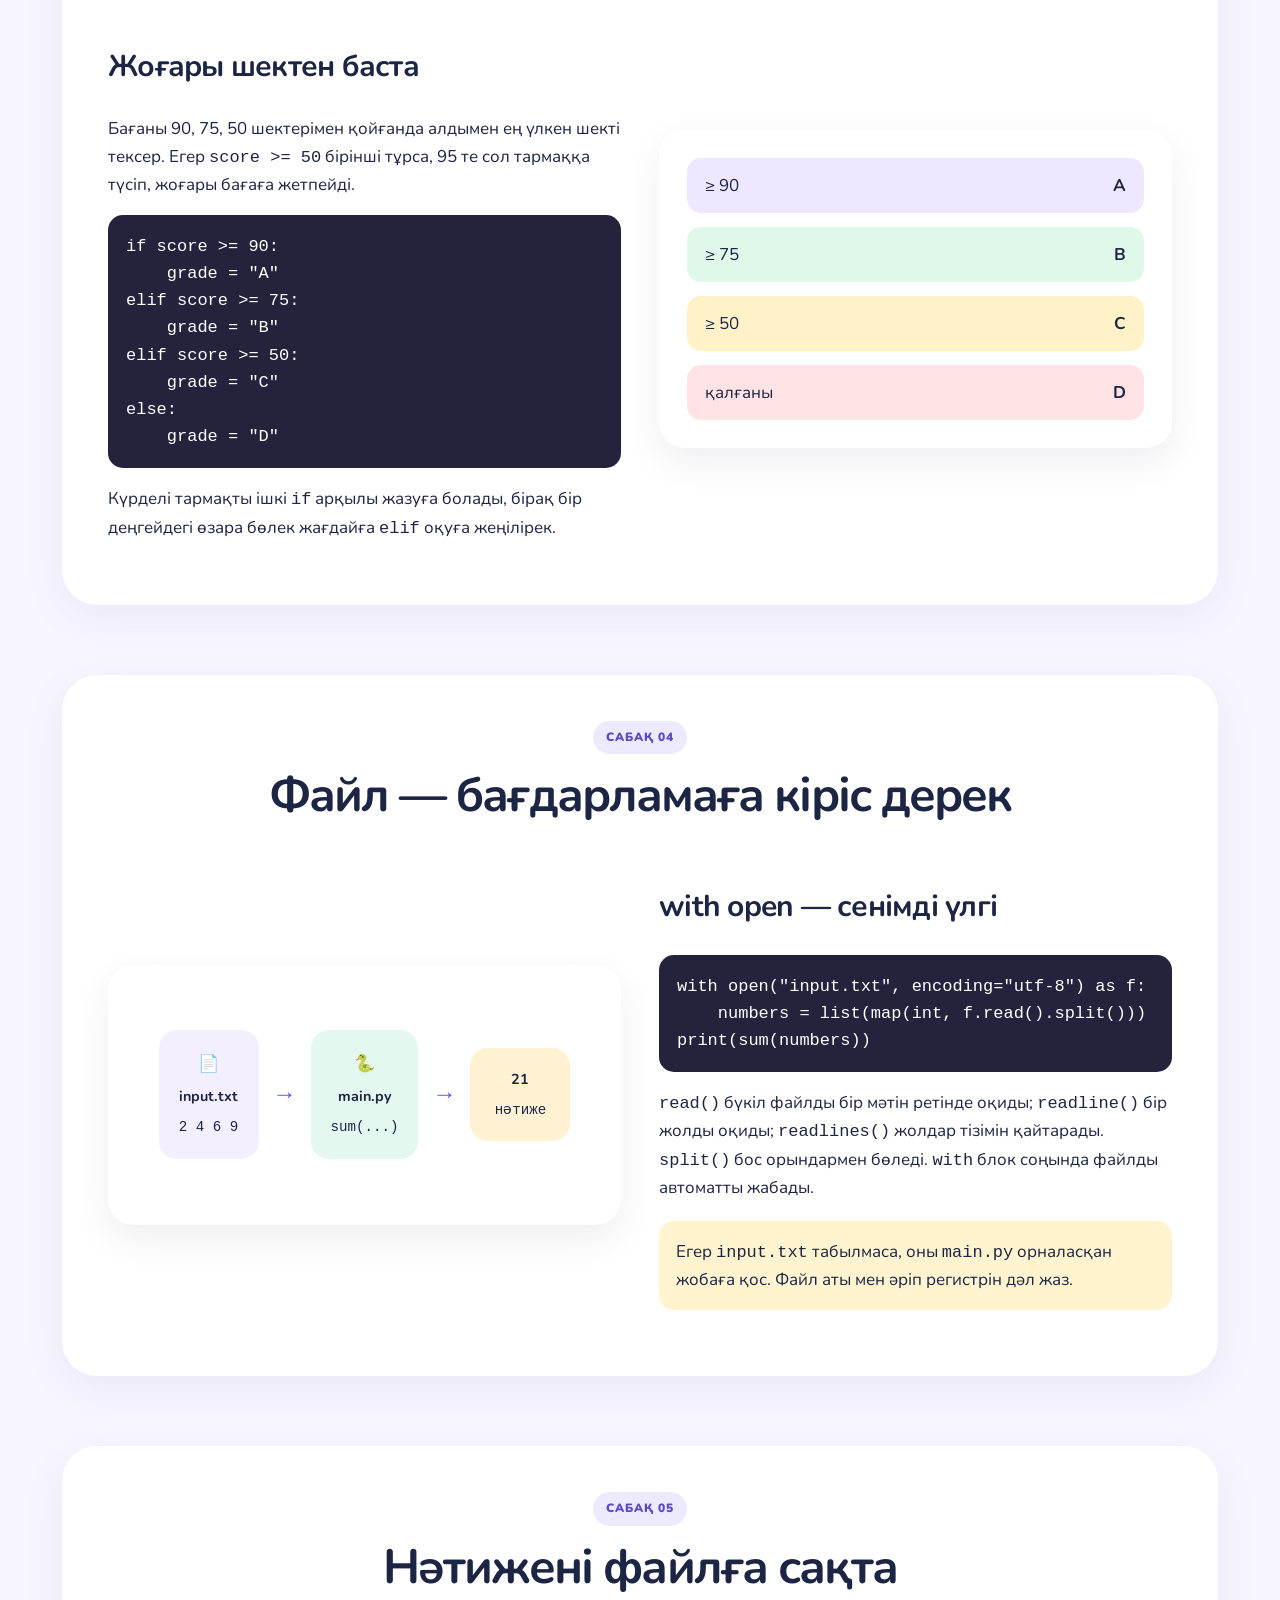
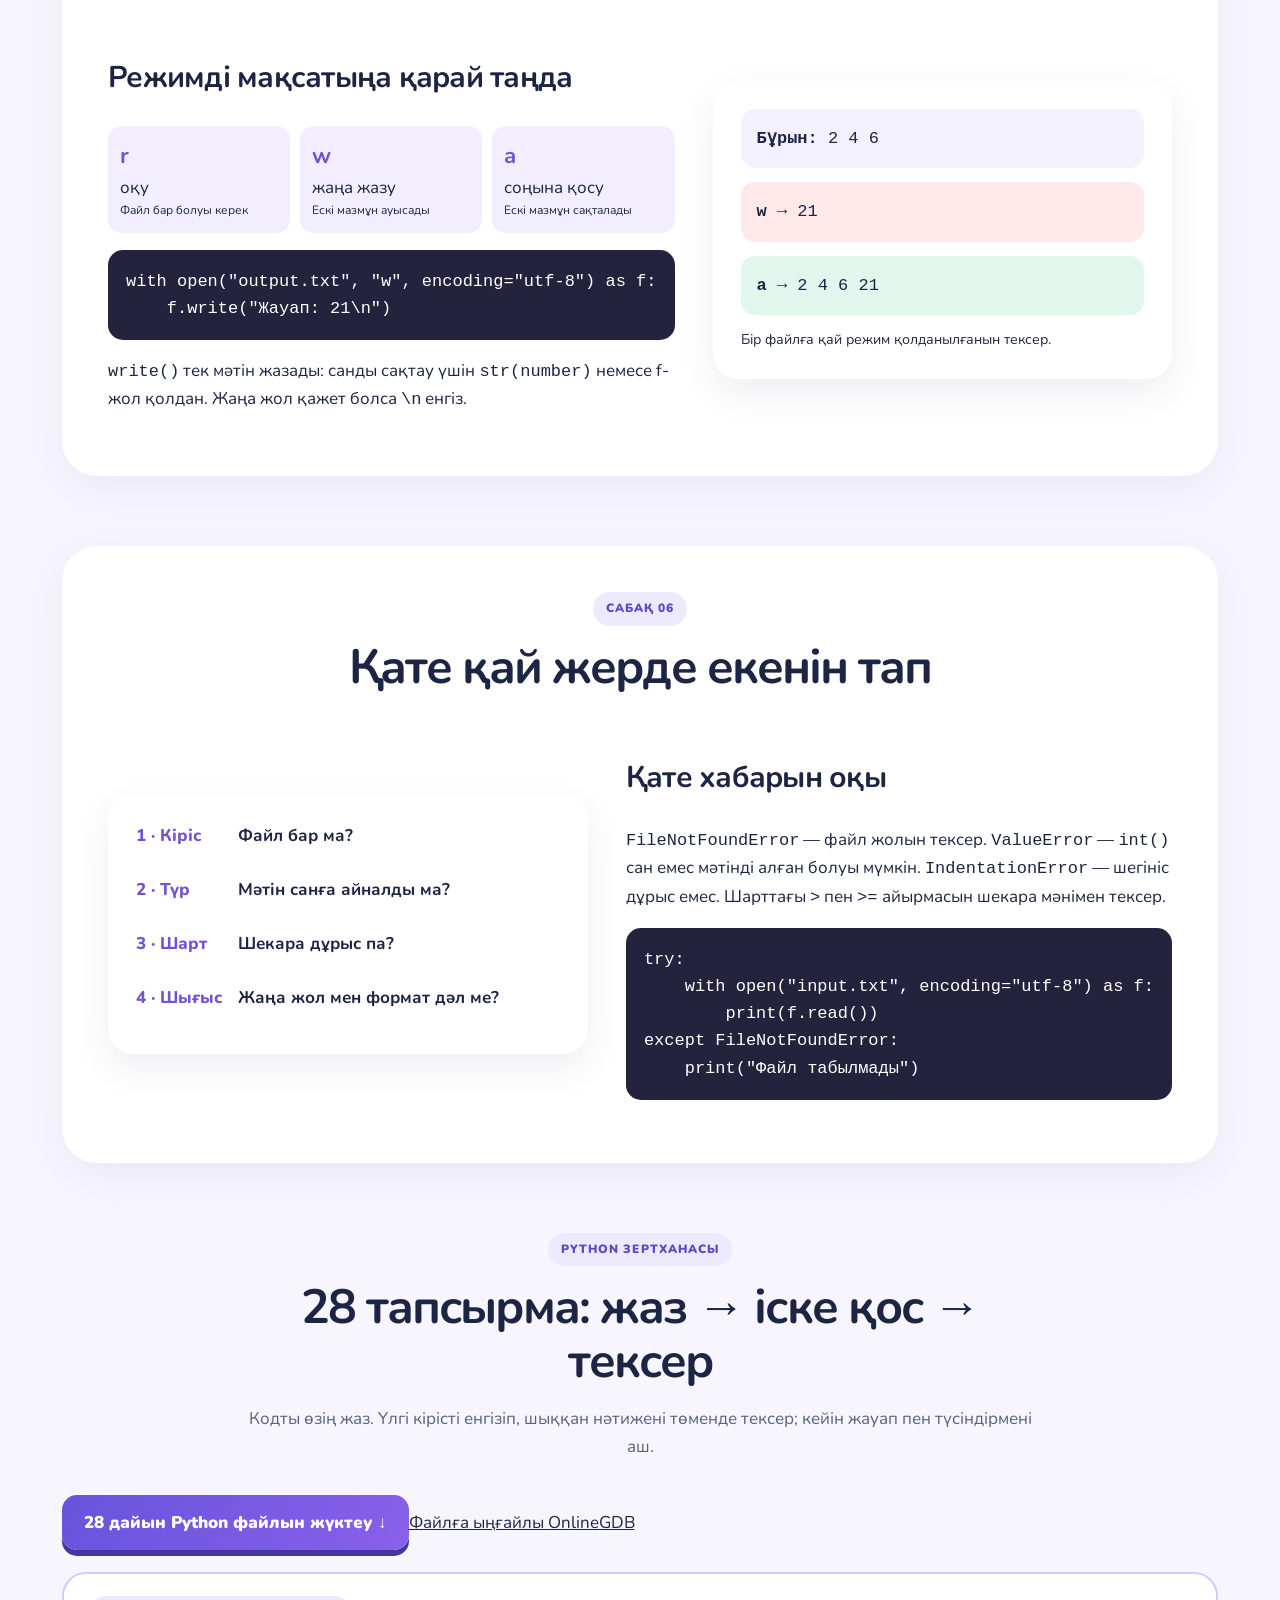
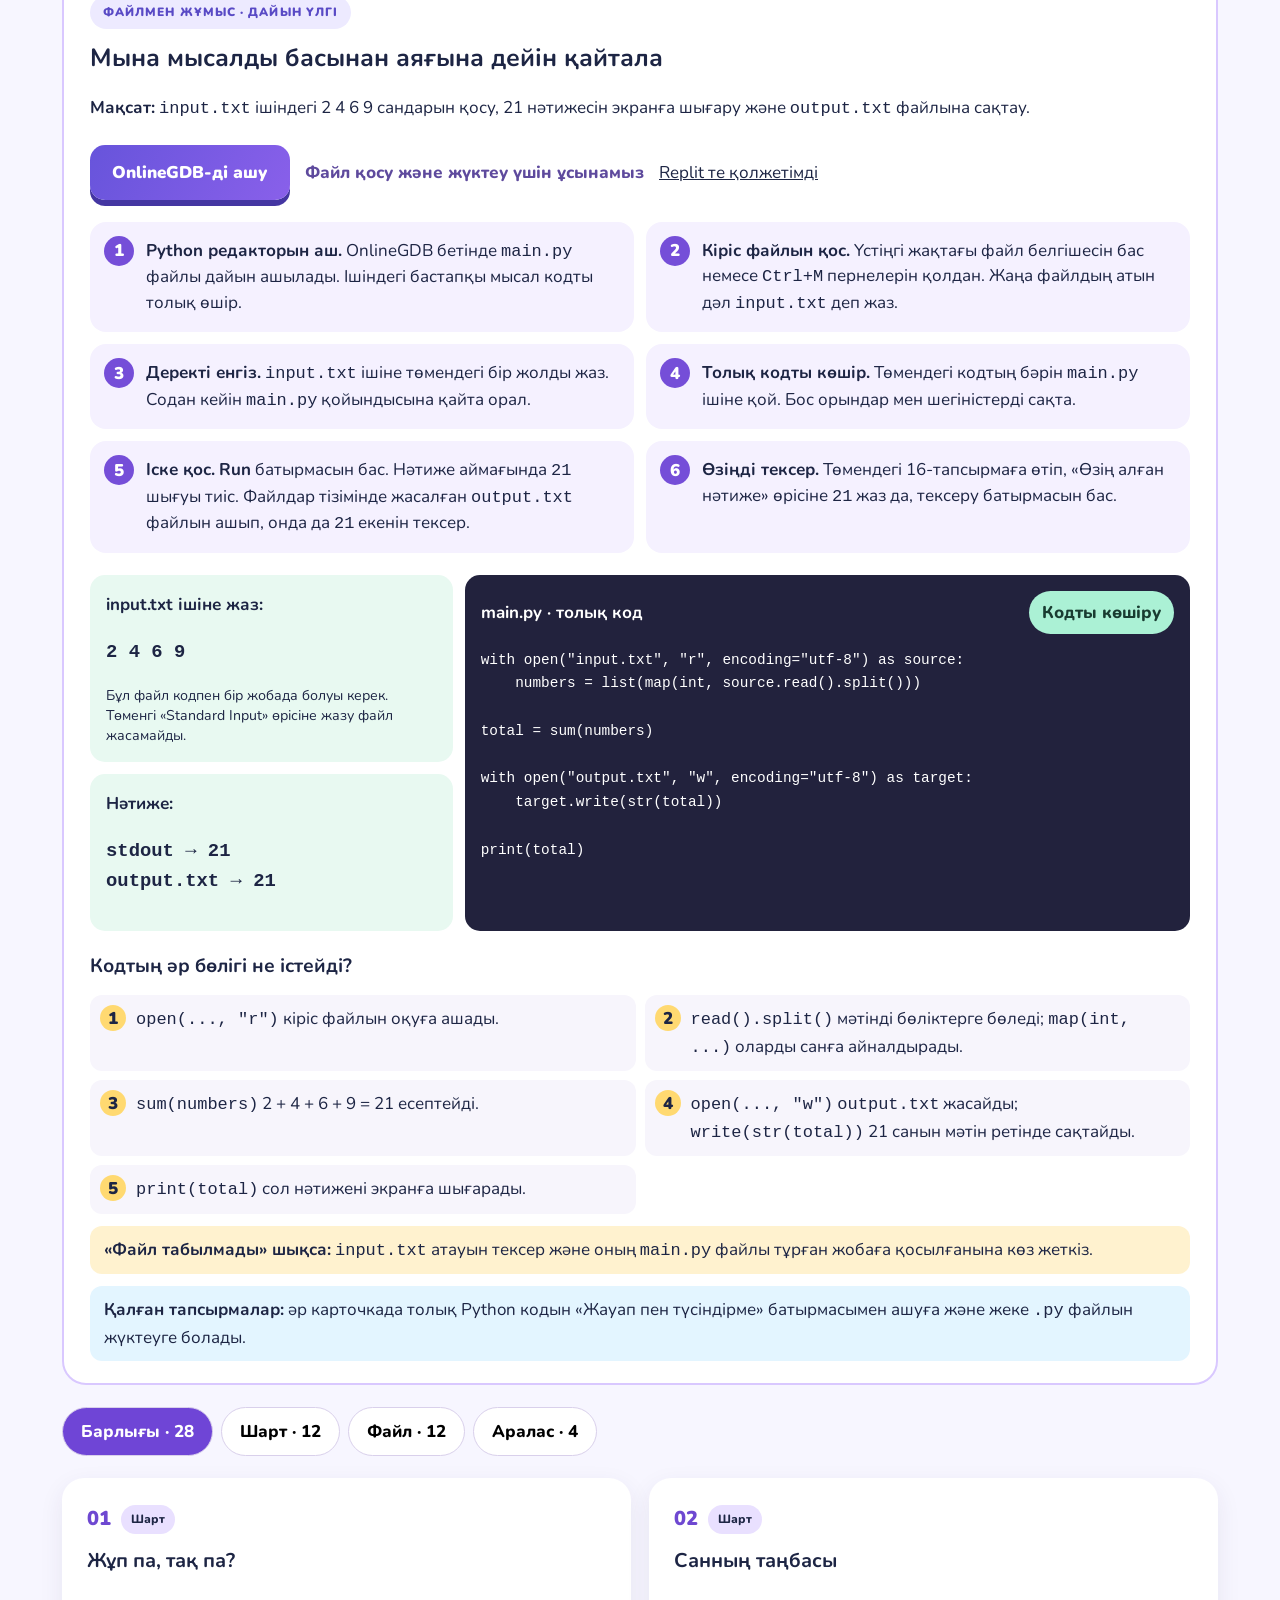
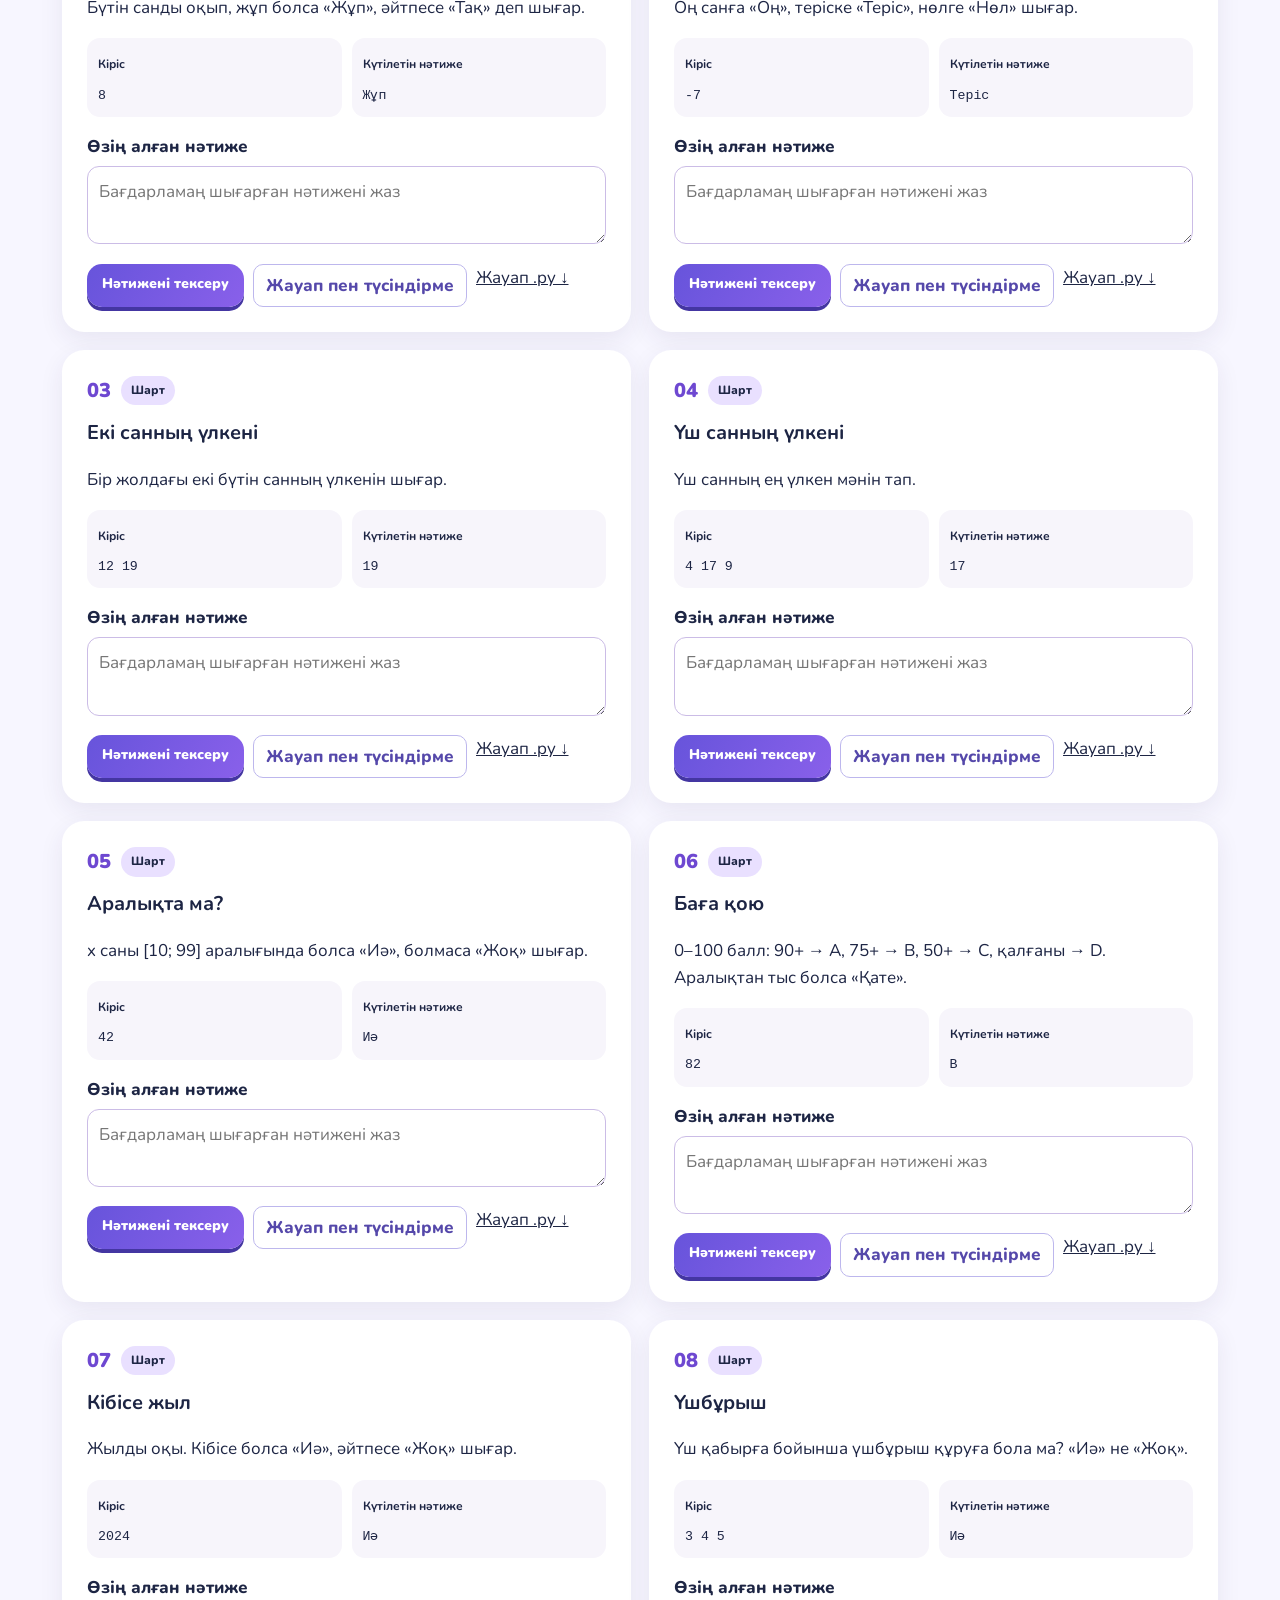
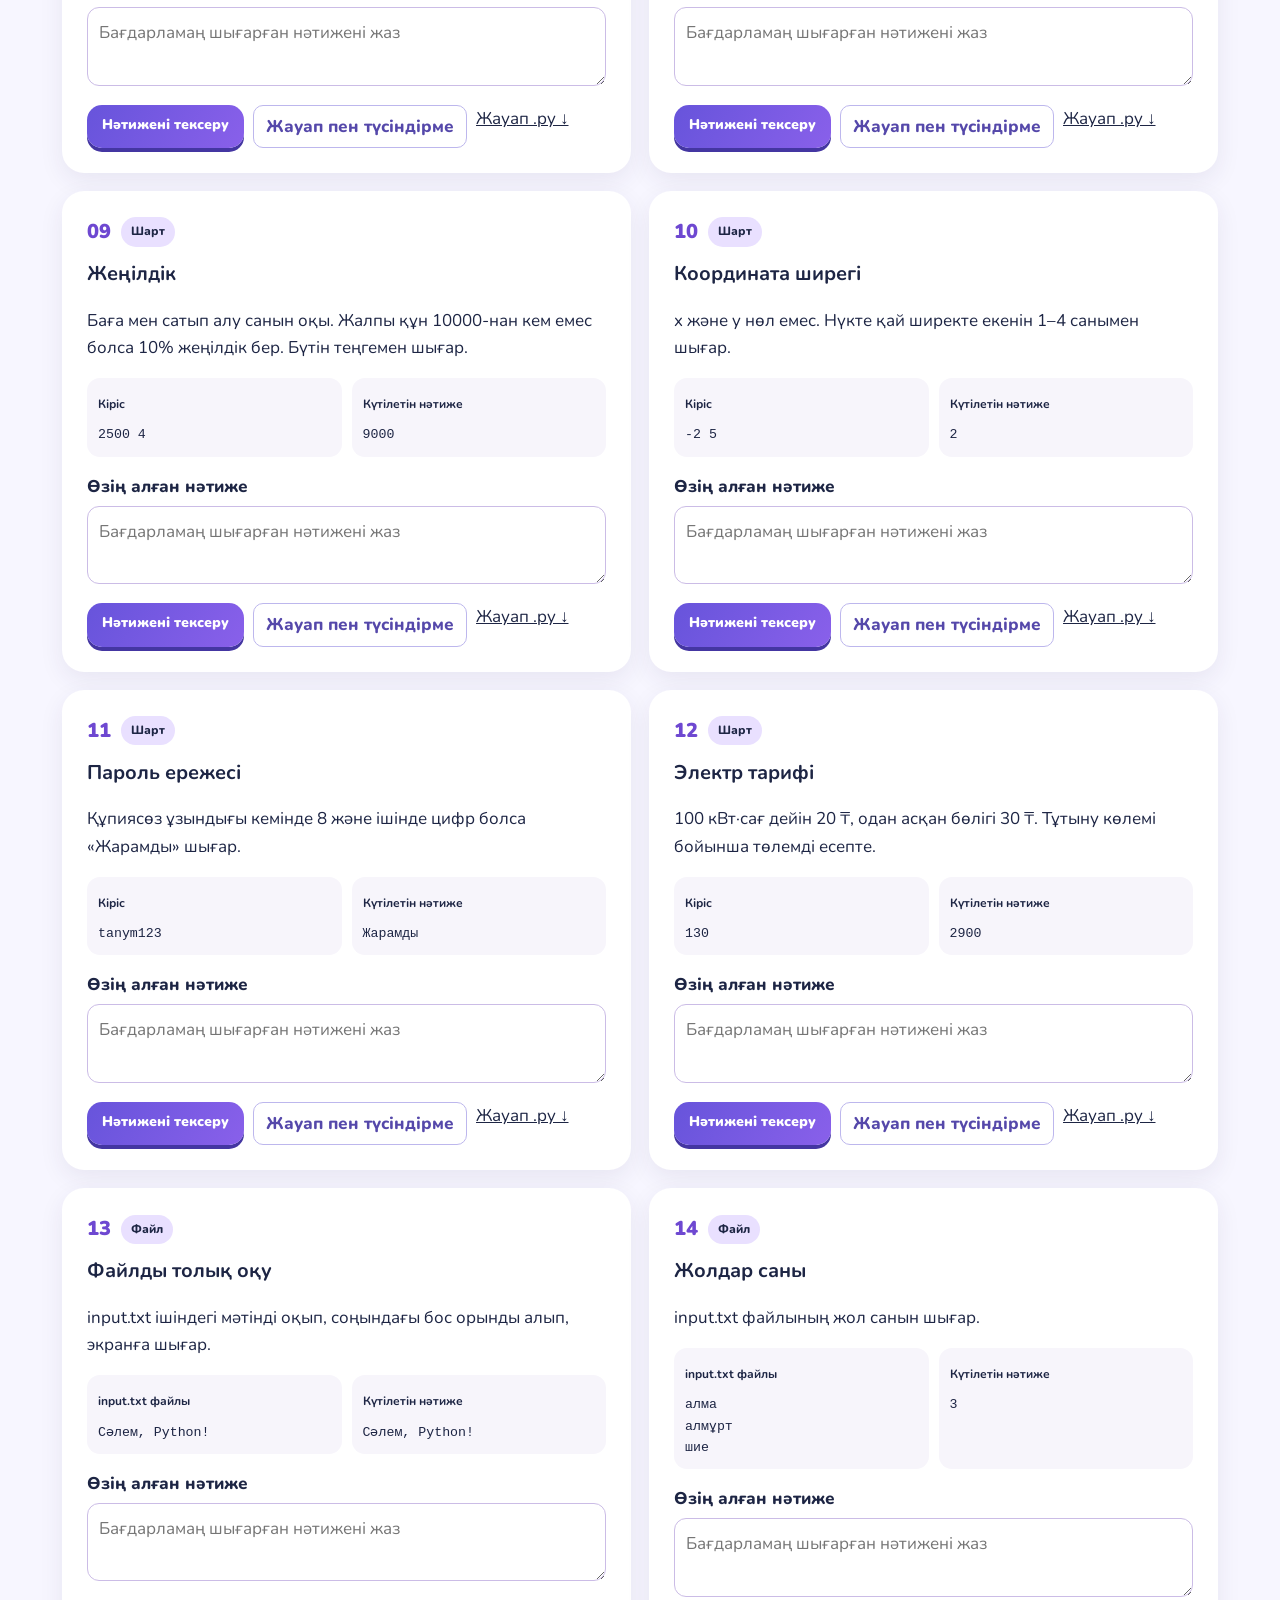
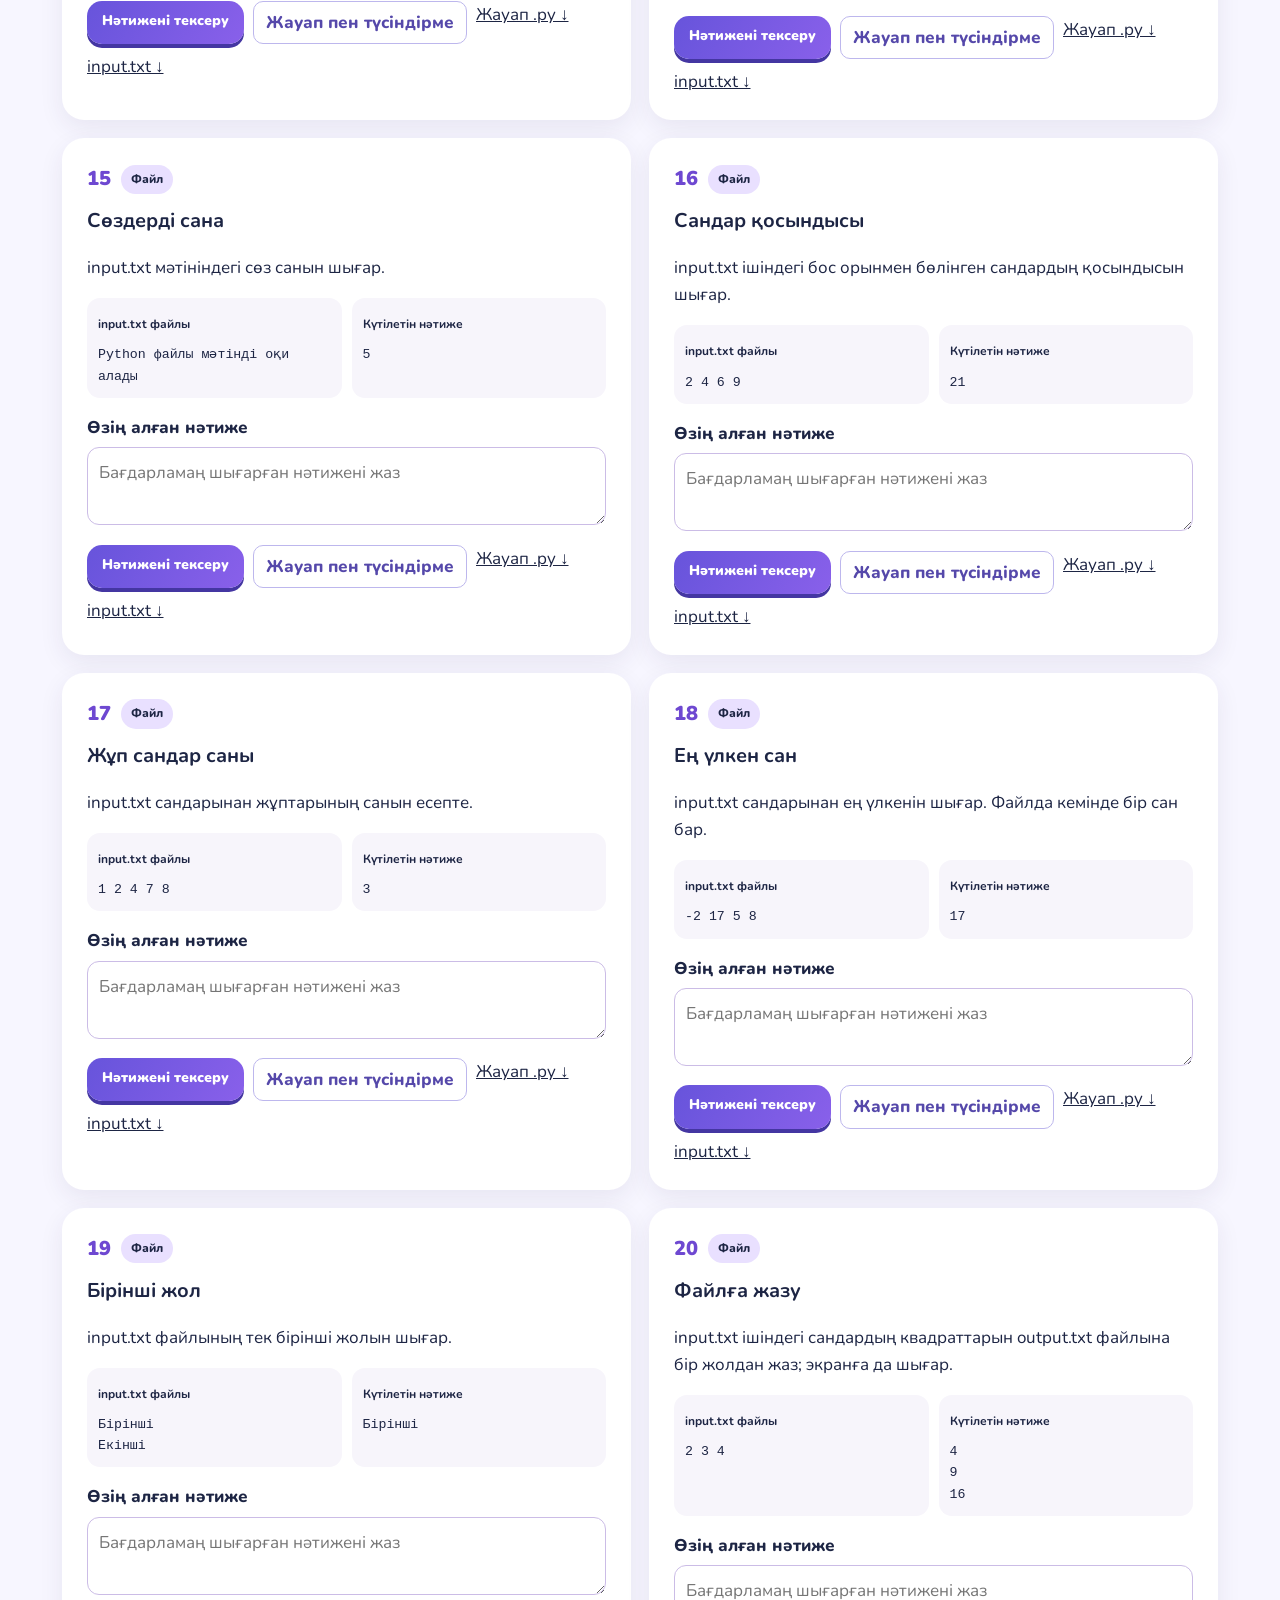
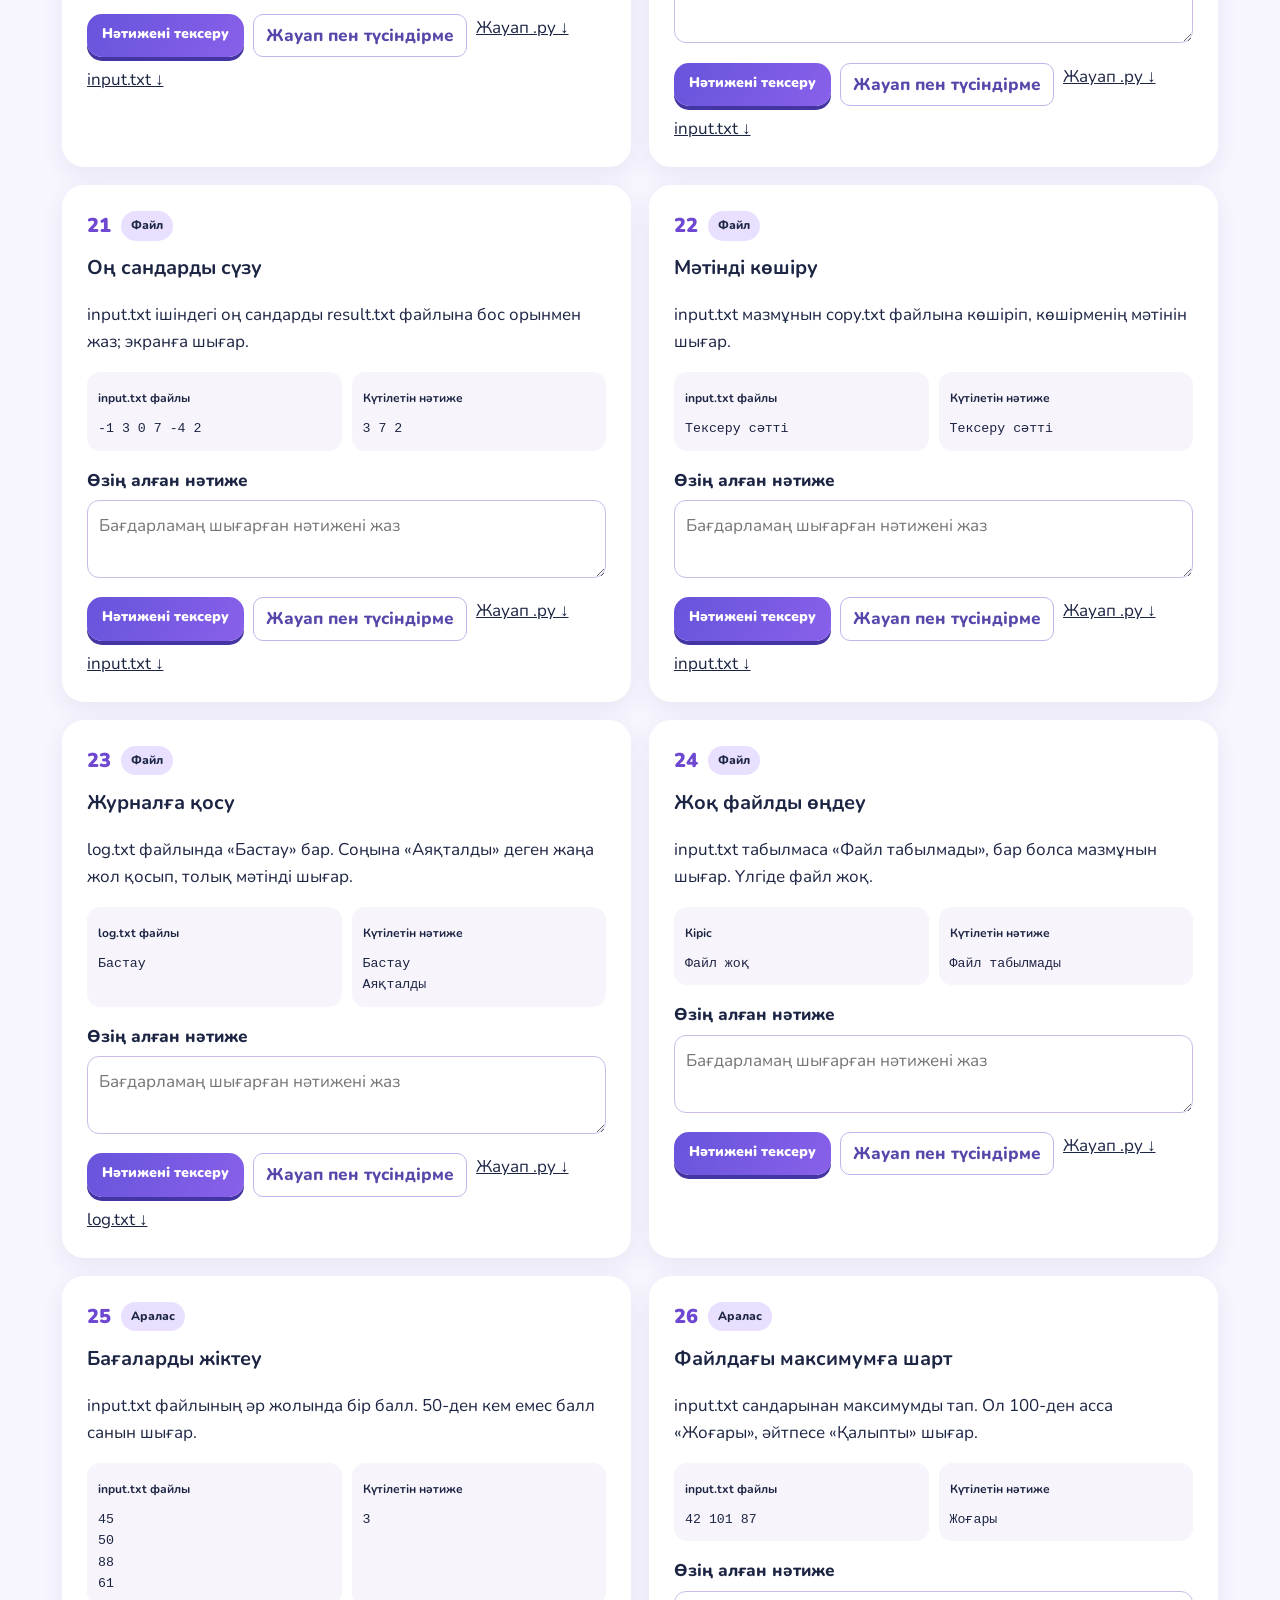
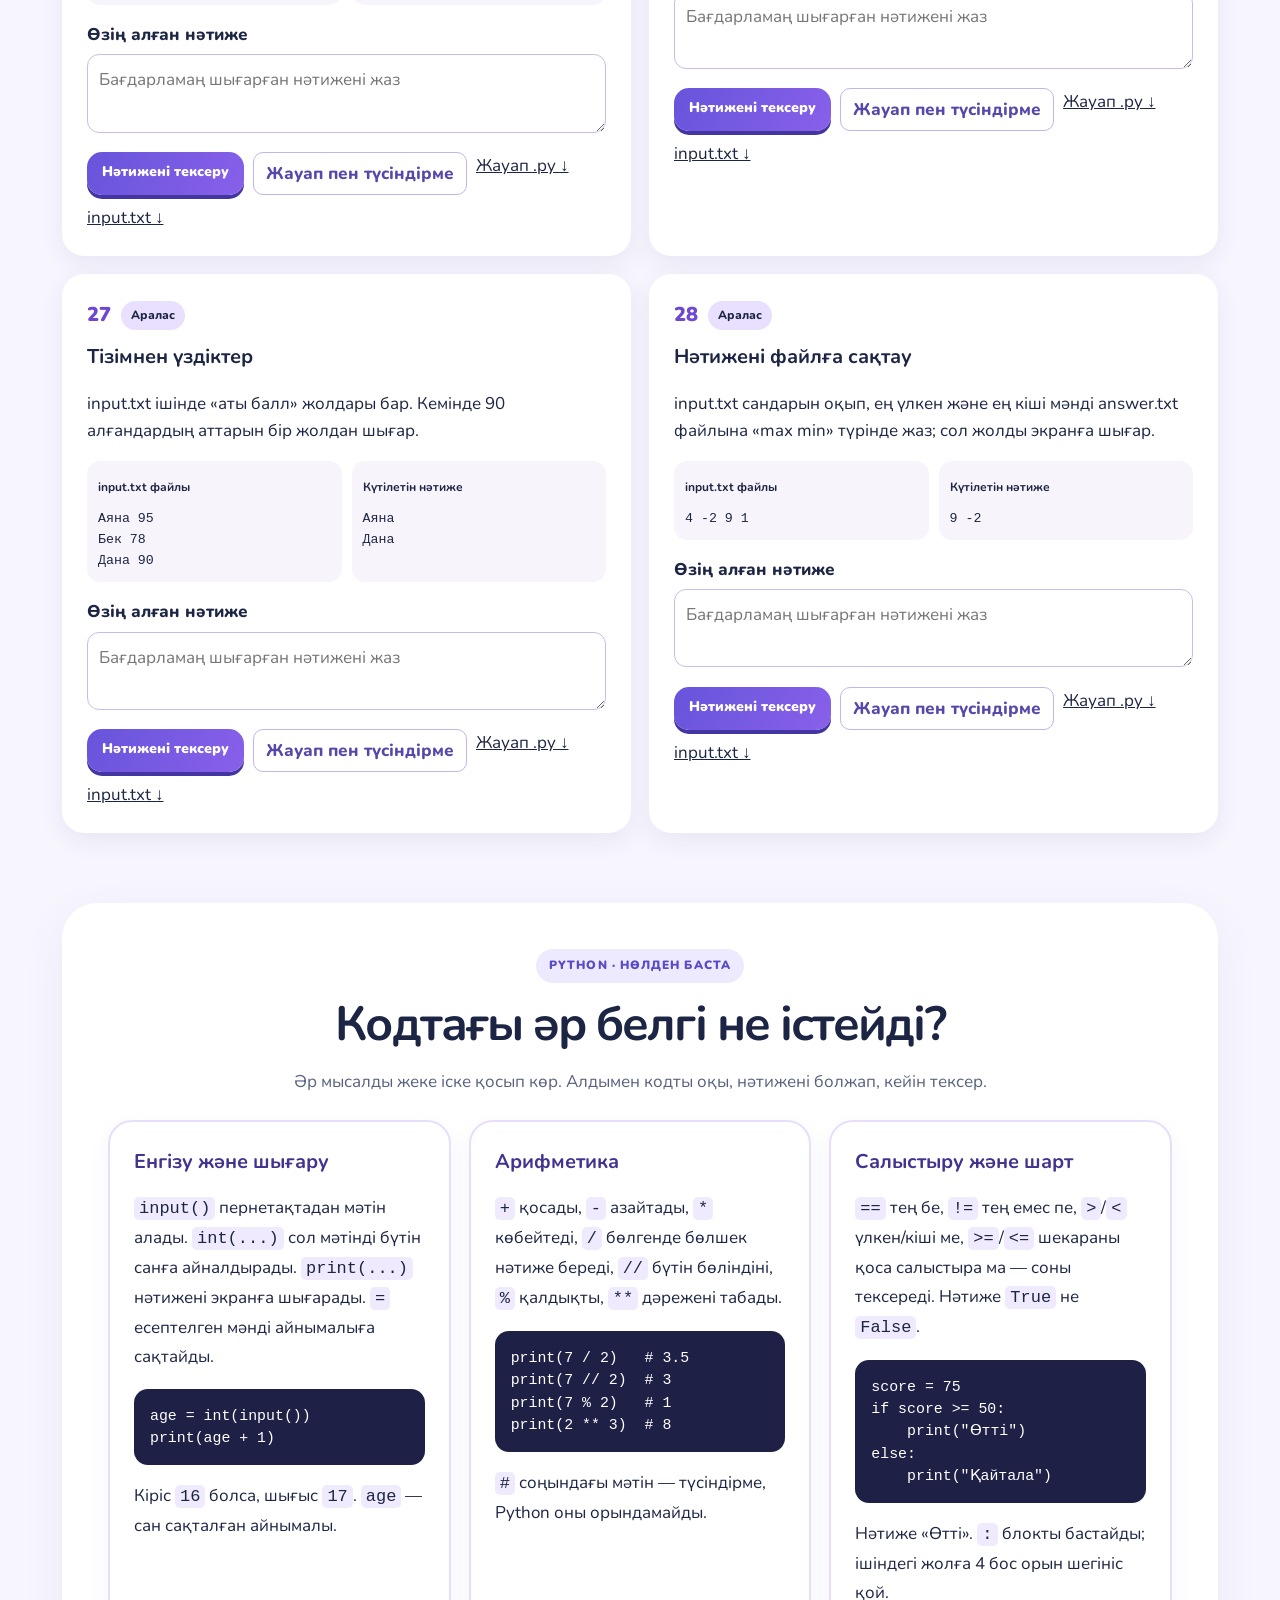
<file: section-4/index.html>
<!doctype html><html lang="kk"><head><meta charset="utf-8"><meta name="viewport" content="width=device-width,initial-scale=1"><title>IV бөлім · Python практика · TanymApp</title><meta name="description" content="Python: шартты алгоритмдер, файлдарды оқу және жазу, 28 практикалық тапсырма, жауаптар және 40 түсіндірмелі сұрақ."><link rel="stylesheet" href="../section-2/style.css"><link rel="stylesheet" href="style.css"><link rel="stylesheet" href="../assets/enrichment.css"><link rel="stylesheet" href="../assets/exam-ui.css?v=16"><link rel="stylesheet" href="../assets/localize.css?v=16"></head><body data-section="4"><header class="bar"><a class="brand" href="../index.html"><img src="../assets/logo.svg" alt="">TanymApp</a><nav><a href="#lessons">Сабақтар</a><a href="#practice">Python практика</a><a href="#test">Тест</a></nav><span class="pill">IV БӨЛІМ</span></header><main>
<section class="hero python-hero"><div><span class="tag">7 СЫНЫП · ҰБТ ИНФОРМАТИКА · IV БӨЛІМ</span><h1>Шарт қой.<br><em>Файлмен жұмыс істе.</em></h1><p>Python алгоритмін қадаммен үйрен: шешім қабылдау, мәтіндік файлдарды оқу және жазу, нәтижені тексеру.</p><div class="hero-stats"><span><b>6</b> сабақ</span><span><b>28</b> Python практика</span><span><b>40</b> тест сұрағы</span></div><a class="button" href="#lessons">Оқуды бастау</a></div><div class="python-art" aria-hidden="true"><div class="code-window"><span>main.py</span><code><i>if</i> score &gt;= 50:<br>&nbsp;&nbsp;&nbsp;&nbsp;<b>print</b>("Өтті")<br><i>else</i>:<br>&nbsp;&nbsp;&nbsp;&nbsp;<b>print</b>("Қайтала")</code></div><div class="file-chip">📄 input.txt → 🐍 Python → 📄 output.txt</div></div></section>
<section id="lessons"><div class="section-heading"><span class="tag">ОҚУ МАРШРУТЫ</span><h2>Алгоритмнен файлға дейін</h2><p>Әр ұғымды кодпен және шағын сызбамен байланыстыр.</p></div><div class="lesson-grid six"><a class="lesson-card purple" href="#conditions"><span>01 / ШЕШІМ</span><strong>if · elif · else</strong><p>Шарт ақиқат болса, қай тармақ орындалады?</p><b>Ашу</b></a><a class="lesson-card mint" href="#logic"><span>02 / ЛОГИКА</span><strong>and · or · not</strong><p>Бірнеше шартты біріктіру.</p><b>Ашу</b></a><a class="lesson-card peach" href="#nested"><span>03 / ҚҰРЫЛЫМ</span><strong>Ішкі шарт</strong><p>Күрделі шешімді реттеу.</p><b>Ашу</b></a><a class="lesson-card lemon" href="#read"><span>04 / КІРІС</span><strong>Файлды оқу</strong><p>read, readline, split.</p><b>Ашу</b></a><a class="lesson-card sky" href="#write"><span>05 / ШЫҒЫС</span><strong>Файлға жазу</strong><p>w, a және with open.</p><b>Ашу</b></a><a class="lesson-card rose" href="#errors"><span>06 / СЕНІМДІЛІК</span><strong>Қате мен тексеру</strong><p>Файл жоқ болса және нәтиже күткенге сай ма?</p><b>Ашу</b></a></div></section>
<section class="study" id="conditions"><div class="section-heading"><span class="tag">САБАҚ 01</span><h2>Бағдарлама қалай шешім қабылдайды?</h2></div><div class="text-grid"><article class="explain"><h3>Шарт — True немесе False</h3><p><code>if</code> артындағы өрнек ақиқат болса, одан кейін шегініспен жазылған блок орындалады. Жалған болса, <code>elif</code> тексеріледі, соңында <code>else</code> қалады. Python-да блоктың басталуы <b>қос нүкте</b> және <b>шегініс</b> арқылы анықталады.</p><pre><code>score = 67
if score &gt;= 50:
    print("Өтті")
else:
    print("Қайтала")</code></pre><p class="note">67 ≥ 50 → нәтиже «Өтті». <code>else</code> шарт жазылмайды.</p></article><div class="flow-card"><div class="flow-node">Балл = 67</div><div class="flow-arrow">↓</div><div class="flow-node diamond">Балл ≥ 50?</div><div class="flow-branches"><span>ИӘ → «Өтті»</span><span>ЖОҚ → «Қайтала»</span></div></div></div></section>
<section class="study" id="logic"><div class="section-heading"><span class="tag">САБАҚ 02</span><h2>Шарттарды біріктір</h2></div><div class="text-grid reverse"><div class="truth-card"><div><strong>and</strong><span>Екі шарт та ақиқат</span><b>True ∧ True → True</b></div><div><strong>or</strong><span>Кемінде бірі ақиқат</span><b>False ∨ True → True</b></div><div><strong>not</strong><span>Мәнді терістейді</span><b>not False → True</b></div></div><article class="explain"><h3>Шекараны мұқият оқы</h3><p><code>10 &lt;= x &lt;= 99</code> — x екі шекараны қоса алғанда аралықта. <code>x &gt; 10 and x &lt; 99</code> — 10 мен 99 кірмейді. <code>==</code> мәндерді салыстырады, <code>=</code> айнымалыға мән меншіктейді.</p><p><code>age &gt;= 16 and has_ticket</code> өрнегі билет бар әрі жас жеткілікті кезде ғана True болады. <code>not has_ticket</code> билет жоқ жағдайды білдіреді.</p></article></div></section>
<section class="study" id="nested"><div class="section-heading"><span class="tag">САБАҚ 03</span><h2>Бірнеше тармақты дұрыс ретте</h2></div><div class="text-grid"><article class="explain"><h3>Жоғары шектен баста</h3><p>Бағаны 90, 75, 50 шектерімен қойғанда алдымен ең үлкен шекті тексер. Егер <code>score &gt;= 50</code> бірінші тұрса, 95 те сол тармаққа түсіп, жоғары бағаға жетпейді.</p><pre><code>if score &gt;= 90:
    grade = "A"
elif score &gt;= 75:
    grade = "B"
elif score &gt;= 50:
    grade = "C"
else:
    grade = "D"</code></pre><p>Күрделі тармақты ішкі <code>if</code> арқылы жазуға болады, бірақ бір деңгейдегі өзара бөлек жағдайға <code>elif</code> оқуға жеңілірек.</p></article><div class="decision-steps"><div>≥ 90 <b>A</b></div><div>≥ 75 <b>B</b></div><div>≥ 50 <b>C</b></div><div>қалғаны <b>D</b></div></div></div></section>
<section class="study" id="read"><div class="section-heading"><span class="tag">САБАҚ 04</span><h2>Файл — бағдарламаға кіріс дерек</h2></div><div class="text-grid reverse"><div class="file-diagram"><div class="file-icon">📄<strong>input.txt</strong><small>2 4 6 9</small></div><div class="flow-arrow">→</div><div class="file-icon code-icon">🐍<strong>main.py</strong><small>sum(...)</small></div><div class="flow-arrow">→</div><div class="file-icon result-icon"><strong>21</strong><small>нәтиже</small></div></div><article class="explain"><h3>with open — сенімді үлгі</h3><pre><code>with open("input.txt", encoding="utf-8") as f:
    numbers = list(map(int, f.read().split()))
print(sum(numbers))</code></pre><p><code>read()</code> бүкіл файлды бір мәтін ретінде оқиды; <code>readline()</code> бір жолды оқиды; <code>readlines()</code> жолдар тізімін қайтарады. <code>split()</code> бос орындармен бөледі. <code>with</code> блок соңында файлды автоматты жабады.</p><p class="note">Егер <code>input.txt</code> табылмаса, оны <code>main.py</code> орналасқан жобаға қос. Файл аты мен әріп регистрін дәл жаз.</p></article></div></section>
<section class="study" id="write"><div class="section-heading"><span class="tag">САБАҚ 05</span><h2>Нәтижені файлға сақта</h2></div><div class="text-grid"><article class="explain"><h3>Режимді мақсатыңа қарай таңда</h3><div class="mode-grid"><div><b>r</b><span>оқу</span><small>Файл бар болуы керек</small></div><div><b>w</b><span>жаңа жазу</span><small>Ескі мазмұн ауысады</small></div><div><b>a</b><span>соңына қосу</span><small>Ескі мазмұн сақталады</small></div></div><pre><code>with open("output.txt", "w", encoding="utf-8") as f:
    f.write("Жауап: 21\n")</code></pre><p><code>write()</code> тек мәтін жазады: санды сақтау үшін <code>str(number)</code> немесе f-жол қолдан. Жаңа жол қажет болса <code>\n</code> енгіз.</p></article><div class="write-visual"><div><b>Бұрын:</b> 2 4 6</div><div><b>w →</b> 21</div><div><b>a →</b> 2 4 6 21</div><small>Бір файлға қай режим қолданылғанын тексер.</small></div></div></section>
<section class="study" id="errors"><div class="section-heading"><span class="tag">САБАҚ 06</span><h2>Қате қай жерде екенін тап</h2></div><div class="text-grid reverse"><div class="debug-card"><span>1 · Кіріс</span><strong>Файл бар ма?</strong><span>2 · Түр</span><strong>Мәтін санға айналды ма?</strong><span>3 · Шарт</span><strong>Шекара дұрыс па?</strong><span>4 · Шығыс</span><strong>Жаңа жол мен формат дәл ме?</strong></div><article class="explain"><h3>Қате хабарын оқы</h3><p><code>FileNotFoundError</code> — файл жолын тексер. <code>ValueError</code> — <code>int()</code> сан емес мәтінді алған болуы мүмкін. <code>IndentationError</code> — шегініс дұрыс емес. Шарттағы <code>&gt;</code> пен <code>&gt;=</code> айырмасын шекара мәнімен тексер.</p><pre><code>try:
    with open("input.txt", encoding="utf-8") as f:
        print(f.read())
except FileNotFoundError:
    print("Файл табылмады")</code></pre></article></div></section>
<section class="practice" id="practice"><div class="section-heading"><span class="tag">PYTHON ЗЕРТХАНАСЫ</span><h2>28 тапсырма: жаз → іске қос → тексер</h2><p>Кодты өзің жаз. Үлгі кірісті енгізіп, шыққан нәтижені төменде тексер; кейін жауап пен түсіндірмені аш.</p></div><div class="download-row"><a class="button" href="python-answers.zip" download>28 дайын Python файлын жүктеу ↓</a><a class="ghost-link" href="https://www.onlinegdb.com/online_python_compiler" target="_blank" rel="noopener noreferrer">Файлға ыңғайлы OnlineGDB</a></div><div class="online-guide"><div class="guide-head"><span class="tag">ФАЙЛМЕН ЖҰМЫС · ДАЙЫН ҮЛГІ</span><h3>Мына мысалды басынан аяғына дейін қайтала</h3><p><b>Мақсат:</b> <code>input.txt</code> ішіндегі 2 4 6 9 сандарын қосу, 21 нәтижесін экранға шығару және <code>output.txt</code> файлына сақтау.</p></div><div class="compiler-row"><a class="button" href="https://www.onlinegdb.com/online_python_compiler" target="_blank" rel="noopener noreferrer">OnlineGDB-ді ашу</a><span>Файл қосу және жүктеу үшін ұсынамыз</span><a class="ghost-link" href="https://replit.com/languages/python3" target="_blank" rel="noopener noreferrer">Replit те қолжетімді</a></div><ol class="guide-steps"><li><b>Python редакторын аш.</b> OnlineGDB бетінде <code>main.py</code> файлы дайын ашылады. Ішіндегі бастапқы мысал кодты толық өшір.</li><li><b>Кіріс файлын қос.</b> Үстіңгі жақтағы файл белгішесін бас немесе <code>Ctrl+M</code> пернелерін қолдан. Жаңа файлдың атын дәл <code>input.txt</code> деп жаз.</li><li><b>Деректі енгіз.</b> <code>input.txt</code> ішіне төмендегі бір жолды жаз. Содан кейін <code>main.py</code> қойындысына қайта орал.</li><li><b>Толық кодты көшір.</b> Төмендегі кодтың бәрін <code>main.py</code> ішіне қой. Бос орындар мен шегіністерді сақта.</li><li><b>Іске қос.</b> <b>Run</b> батырмасын бас. Нәтиже аймағында <code>21</code> шығуы тиіс. Файлдар тізімінде жасалған <code>output.txt</code> файлын ашып, онда да <code>21</code> екенін тексер.</li><li><b>Өзіңді тексер.</b> Төмендегі 16-тапсырмаға өтіп, «Өзің алған нәтиже» өрісіне <code>21</code> жаз да, тексеру батырмасын бас.</li></ol><div class="guided-example"><div class="guided-input"><b>input.txt ішіне жаз:</b><pre>2 4 6 9</pre><small>Бұл файл кодпен бір жобада болуы керек. Төменгі «Standard Input» өрісіне жазу файл жасамайды.</small></div><div class="guided-code"><div class="code-title"><b>main.py · толық код</b><button type="button" data-copy-guide>Кодты көшіру</button></div><pre id="guide-code"><code>with open("input.txt", "r", encoding="utf-8") as source:
    numbers = list(map(int, source.read().split()))

total = sum(numbers)

with open("output.txt", "w", encoding="utf-8") as target:
    target.write(str(total))

print(total)</code></pre></div><div class="guided-output"><b>Нәтиже:</b><pre>stdout → 21
output.txt → 21</pre></div></div><div class="code-explain"><h4>Кодтың әр бөлігі не істейді?</h4><div><span>1</span><p><code>open(..., "r")</code> кіріс файлын оқуға ашады.</p></div><div><span>2</span><p><code>read().split()</code> мәтінді бөліктерге бөледі; <code>map(int, ...)</code> оларды санға айналдырады.</p></div><div><span>3</span><p><code>sum(numbers)</code> 2 + 4 + 6 + 9 = 21 есептейді.</p></div><div><span>4</span><p><code>open(..., "w")</code> <code>output.txt</code> жасайды; <code>write(str(total))</code> 21 санын мәтін ретінде сақтайды.</p></div><div><span>5</span><p><code>print(total)</code> сол нәтижені экранға шығарады.</p></div></div><p class="guide-trouble"><b>«Файл табылмады» шықса:</b> <code>input.txt</code> атауын тексер және оның <code>main.py</code> файлы тұрған жобаға қосылғанына көз жеткіз.</p><p class="guide-trouble"><b>Қалған тапсырмалар:</b> әр карточкада толық Python кодын «Жауап пен түсіндірме» батырмасымен ашуға және жеке <code>.py</code> файлын жүктеуге болады.</p></div>
<div class="practice-filter" role="group" aria-label="Тапсырма санаты"><button class="active" data-filter="all">Барлығы · 28</button><button data-filter="Шарт">Шарт · 12</button><button data-filter="Файл">Файл · 12</button><button data-filter="Аралас">Аралас · 4</button></div><div id="practice-list" class="python-practice-list"></div></section>
<!-- enrichment:start -->
<section class="study enrich" id="python-from-zero"><div class="section-heading"><span class="tag">PYTHON · НӨЛДЕН БАСТА</span><h2>Кодтағы әр белгі не істейді?</h2><p>Әр мысалды жеке іске қосып көр. Алдымен кодты оқы, нәтижені болжап, кейін тексер.</p></div><div class="learn-grid"><article class="learn-card"><h3>Енгізу және шығару</h3><p><code>input()</code> пернетақтадан мәтін алады. <code>int(...)</code> сол мәтінді бүтін санға айналдырады. <code>print(...)</code> нәтижені экранға шығарады. <code>=</code> есептелген мәнді айнымалыға сақтайды.</p><pre><code>age = int(input())
print(age + 1)</code></pre><p>Кіріс <code>16</code> болса, шығыс <code>17</code>. <code>age</code> — сан сақталған айнымалы.</p></article><article class="learn-card"><h3>Арифметика</h3><p><code>+</code> қосады, <code>-</code> азайтады, <code>*</code> көбейтеді, <code>/</code> бөлгенде бөлшек нәтиже береді, <code>//</code> бүтін бөліндіні, <code>%</code> қалдықты, <code>**</code> дәрежені табады.</p><pre><code>print(7 / 2)   # 3.5
print(7 // 2)  # 3
print(7 % 2)   # 1
print(2 ** 3)  # 8</code></pre><p><code>#</code> соңындағы мәтін — түсіндірме, Python оны орындамайды.</p></article><article class="learn-card"><h3>Салыстыру және шарт</h3><p><code>==</code> тең бе, <code>!=</code> тең емес пе, <code>&gt;</code>/<code>&lt;</code> үлкен/кіші ме, <code>&gt;=</code>/<code>&lt;=</code> шекараны қоса салыстыра ма — соны тексереді. Нәтиже <code>True</code> не <code>False</code>.</p><pre><code>score = 75
if score &gt;= 50:
    print("Өтті")
else:
    print("Қайтала")</code></pre><p>Нәтиже «Өтті». <code>:</code> блокты бастайды; ішіндегі жолға 4 бос орын шегініс қой.</p></article><article class="learn-card"><h3>Бірнеше шарт</h3><p><code>elif</code> алдыңғы шарт орындалмаған кезде келесі шартты қарайды. <code>and</code> үшін екі шарт та дұрыс, <code>or</code> үшін кемінде бірі дұрыс болуы керек. <code>not</code> мәнді кері аударады.</p><pre><code>x = 12
if x &gt;= 10 and x &lt;= 20:
    print("Аралықта")
elif x &lt; 10:
    print("Кіші")
else:
    print("Үлкен")</code></pre><p>12 екі шекараның ішінде, сондықтан «Аралықта» шығады.</p></article><article class="learn-card"><h3>Жол және тізім</h3><p><code>strip()</code> жолдың басы мен соңындағы бос орынды және жол ауыстыруды алып тастайды; ішкі бос орынды сақтайды. <code>split()</code> мәтінді бос орындар бойынша бөліктерге бөледі. <code>map(int, ...)</code> әр бөлікті санға айналдырады, <code>list(...)</code> нәтижені тізімге жинайды.</p><pre><code>text = "  2  4  6 \n"
parts = text.strip().split()
numbers = list(map(int, parts))
print(numbers)  # [2, 4, 6]</code></pre><p><code>strip()</code>-тен кейін <code>"2  4  6"</code> қалады. <code>split()</code> үш сөз береді. Сандарды қосу үшін <code>sum(numbers)</code> → 12.</p></article><article class="learn-card"><h3>Дайын функциялар</h3><p><code>len(x)</code> элемент санын, <code>max(x)</code> ең үлкенін, <code>min(x)</code> ең кішісін, <code>sum(x)</code> қосындысын береді. <code>str(n)</code> санды мәтінге айналдырады; <code>any(...)</code> кемінде бір шарт орындалса <code>True</code> қайтарады.</p><pre><code>nums = [3, 7, 2]
print(len(nums), max(nums), min(nums), sum(nums))
# 3 7 2 12</code></pre></article><article class="learn-card"><h3>Цикл және сүзу</h3><p><code>for</code> элементтерді бір-бірден қарайды; <code>if</code> керегін таңдайды. <code>n % 2 == 0</code> санының жұп екенін тексереді.</p><pre><code>for n in [2, 3, 4]:
    if n % 2 == 0:
        print(n)
# 2, кейін 4</code></pre><p><code>sum(1 for n in numbers if n % 2 == 0)</code> әр жұп санға 1 қосып, олардың санын табады.</p></article><article class="learn-card"><h3>Файлды ашу, оқу, жазу</h3><p><code>with open(..., encoding="utf-8") as f:</code> файлды ашып, блок біткенде жабады. <code>"r"</code> — оқу (әдепкі), <code>"w"</code> — жаңадан жазу, <code>"a"</code> — соңына қосу. <code>read()</code> барлық мәтінді, <code>readline()</code> бір жолды алады.</p><pre><code>with open("input.txt", "r", encoding="utf-8") as f:
    text = f.read().strip()
with open("output.txt", "w", encoding="utf-8") as f:
    f.write(text)
print(text)</code></pre><p>Мұнда <code>input.txt</code> мазмұны оқылып, <code>output.txt</code> файлына жазылады. <code>write()</code> экранға ештеңе шығармайды, сол үшін <code>print()</code> бөлек тұр.</p></article><article class="learn-card"><h3>Қате және Path</h3><p><code>try</code> ішінде қате шығуы мүмкін әрекет тұрады. <code>except FileNotFoundError</code> файл жоқ жағдайын ғана ұстайды. <code>Path(...).read_text()</code> файл мәтінін оқу, <code>write_text()</code> жазу жолын қысқартады. <code>splitlines()</code> мәтінді жолдарға бөледі.</p><pre><code>from pathlib import Path
try:
    lines = Path("input.txt").read_text(encoding="utf-8").splitlines()
    print(len(lines))
except FileNotFoundError:
    print("Файл табылмады")</code></pre></article><article class="learn-card"><h3>Қосымша жазылымдар</h3><p><code>f"{n}"</code> санды мәтін ішіне қояды; <code>" ".join(...)</code> мәтіндерді арасына бос орын салып біріктіреді; <code>ch.isdigit()</code> таңбаның цифр екенін тексереді. <code>[int(line) for line in f if line.strip()]</code> бос емес жолдарды санға айналдырып тізім жасайды.</p><pre><code>name = "Аяна"
score = 95
print(f"{name}: {score}")
# Аяна: 95</code></pre></article></div><p class="learn-note">Кодтағы тырнақша мәтінді белгілейді; жай жақша функция аргументтерін, шаршы жақша тізімді белгілейді. Python үлкен және кіші әріпті ажыратады: <code>Print</code> пен <code>print</code> бірдей емес.</p></section>
<!-- enrichment:end -->

<section class="test" id="test"><div class="section-heading"><span class="tag">ҰБТ ПРАКТИКАСЫ</span><h2>40 тапсырма</h2><p>25 жеке таңдау · ортақ контексттегі 5 сұрақ · 5 сәйкестік · 5 бірнеше жауап. A/B/C деңгейлері: 20/12/8.</p></div><div class="test-toolbar"><span id="progress-label">0 / 40 жауап</span><div class="progress"><div id="progress-fill"></div></div><button id="reset" class="ghost" type="button">Қайта бастау</button></div><div id="questions"></div><div id="result" class="result" hidden></div></section>
<footer><b>TanymApp</b><p>Информатиканы түсініп үйрен.</p><nav class="footer-links"><a href="../section-1/index.html">I бөлім</a><a href="../section-2/index.html">II бөлім</a><a href="../section-3/index.html">III бөлім</a><a href="../index.html">Басты бет</a></nav></footer></main><dialog id="zoom"><button type="button" id="close-zoom" aria-label="Жабу">×</button><img alt=""></dialog><script src="../assets/exam-ui.js?v=16" defer></script><script src="../assets/quiz-shuffle.js?v=16" defer></script><script src="../assets/exam.js?v=16" defer></script><script src="practice.js" defer></script><script src="../assets/localize.js?v=16" defer></script></body></html>
</file>
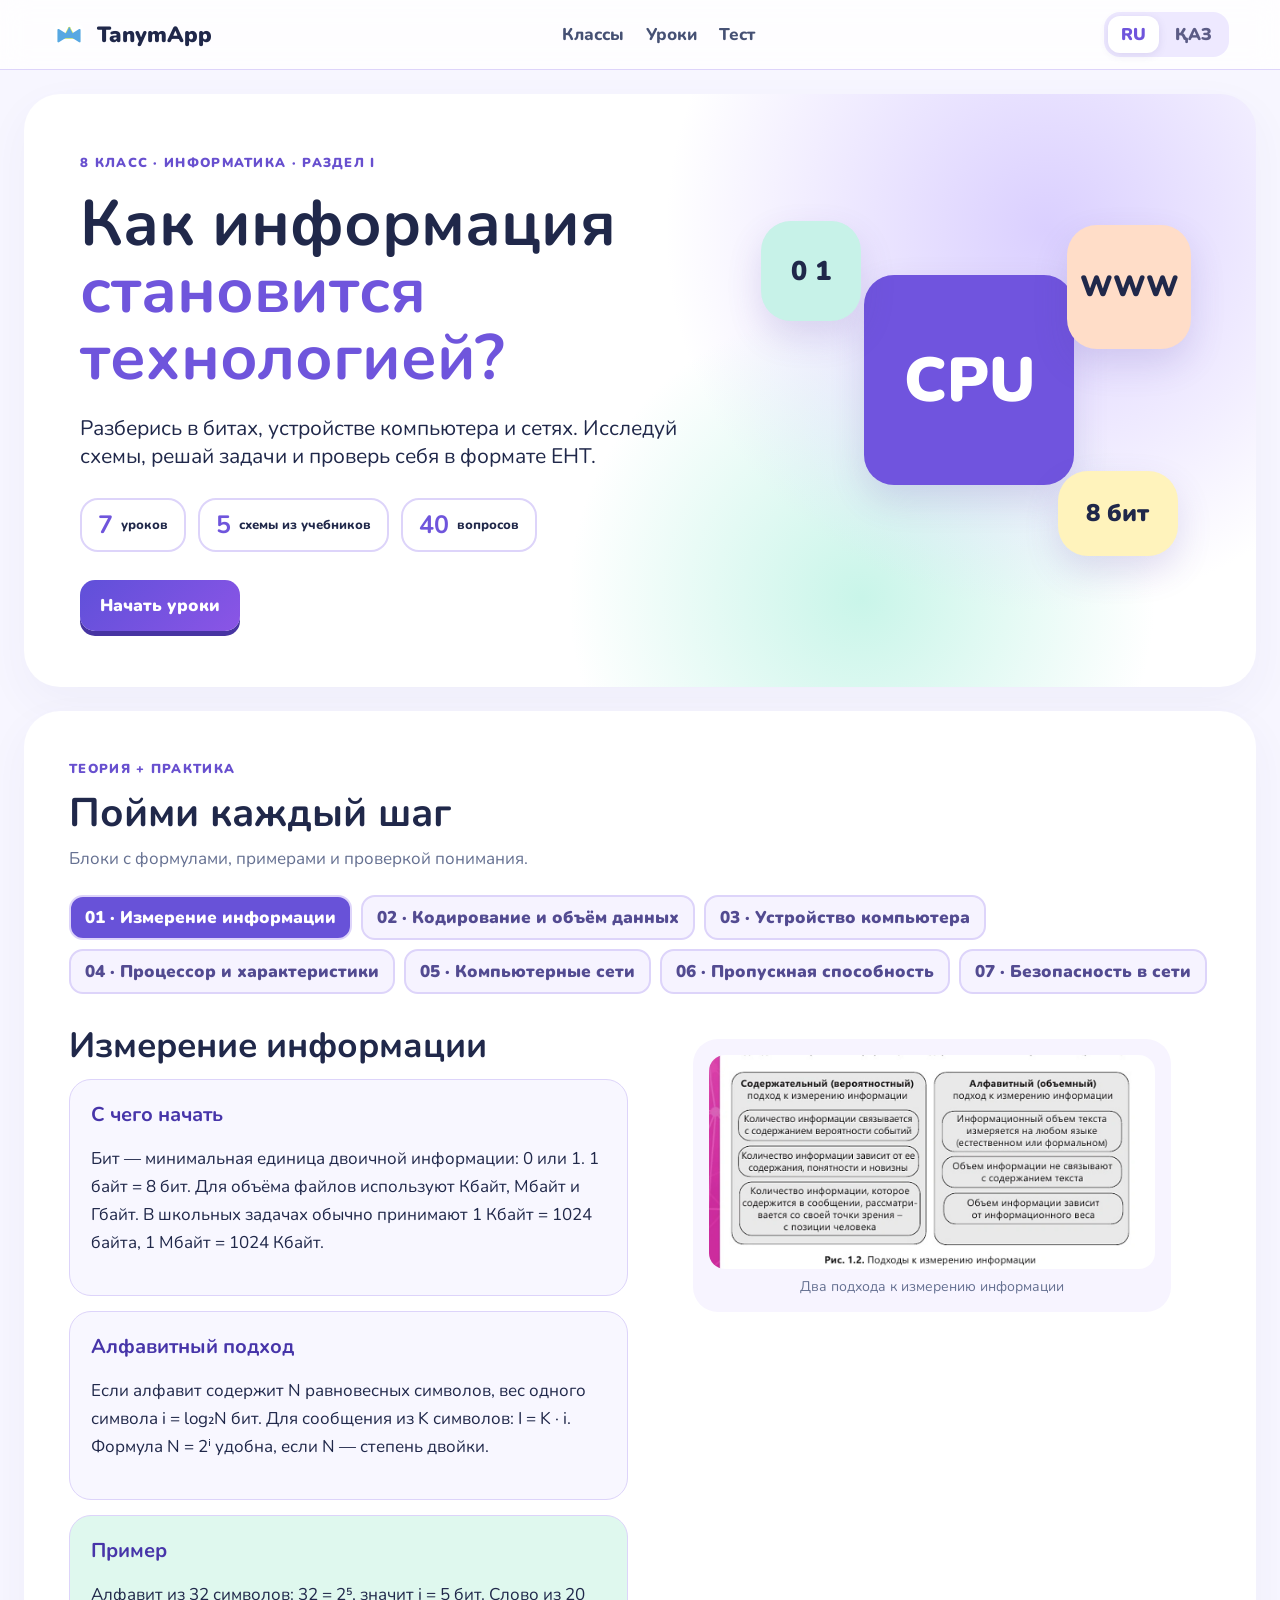
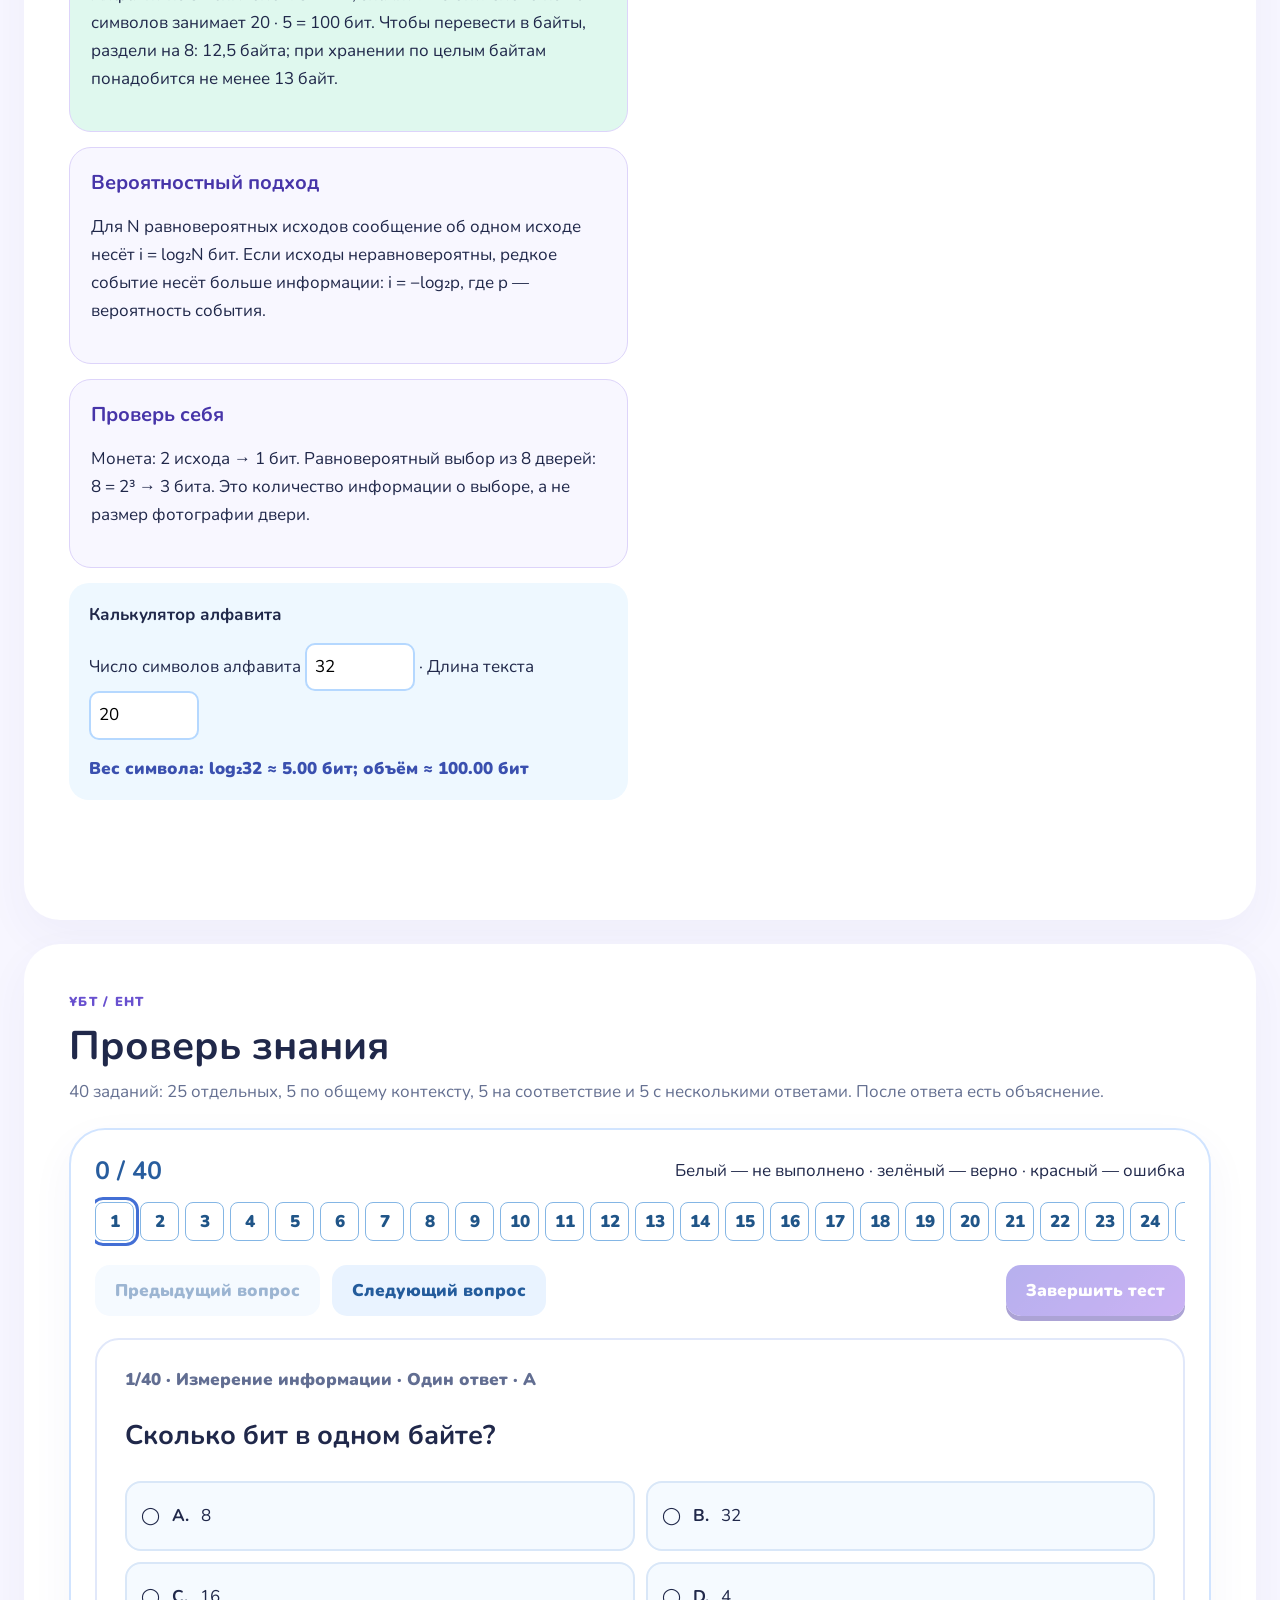
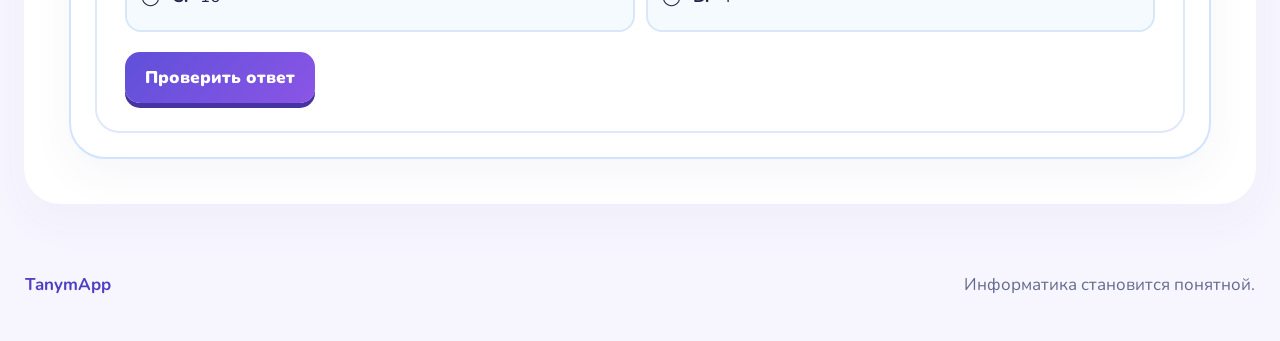
<file: grade-8/section-1/index.html>
<!doctype html><html lang="ru"><head><meta charset="utf-8"><meta name="viewport" content="width=device-width,initial-scale=1"><title>TanymApp · 8 класс · Раздел I</title><link rel="stylesheet" href="style.css"></head><body><header><a class="brand" href="../../index.html"><img src="../../assets/logo.svg" alt="">TanymApp</a><nav><a href="../../index.html" id="homeLink">Классы</a><a href="#lessons" id="lessonsLink">Уроки</a><a href="#exam" id="examLink">Тест</a></nav><div class="langs"><button data-lang="ru" class="active">RU</button><button data-lang="kk">ҚАЗ</button></div></header><main><section class="hero"><div><span class="eyebrow" id="heroTag">8 КЛАСС · ИНФОРМАТИКА · РАЗДЕЛ I</span><h1 id="heroTitle">Как информация<br><em>становится технологией?</em></h1><p id="heroLead">Разберись в битах, устройстве компьютера и сетях. Исследуй схемы, решай задачи и проверь себя в формате ЕНТ.</p><div class="stats"><span><b>7</b><small id="statLessons">уроков</small></span><span><b>5</b><small id="statDiagrams">схемы из учебников</small></span><span><b>40</b><small id="statQuestions">вопросов</small></span></div><a class="primary" href="#lessons" id="startLink">Начать уроки</a></div><div class="heroVisual"><div class="orbit core">CPU</div><div class="orbit bit">0 1</div><div class="orbit net">WWW</div><div class="orbit byte">8 бит</div></div></section><section id="lessons" class="section"><div class="heading"><span class="eyebrow" id="courseTag">ТЕОРИЯ + ПРАКТИКА</span><h2 id="courseTitle">Пойми каждый шаг</h2><p id="courseLead">Короткие блоки с формулами, примерами и проверкой понимания.</p></div><div id="lessonNav" class="lessonNav"></div><article id="lesson" class="lesson"></article></section><section id="exam" class="section"><div class="heading"><span class="eyebrow">ҰБТ / ЕНТ</span><h2 id="examTitle">Проверь знания</h2><p id="examLead">40 заданий: 25 отдельных, 5 по общему контексту, 5 на соответствие и 5 с несколькими ответами. После ответа есть объяснение.</p></div><div class="examShell"><div class="examTop"><strong id="examProgress">0 / 40</strong><div id="legend"></div></div><div id="numbers" class="numbers"></div><div class="examButtons"><button id="prevBtn" class="secondary">Предыдущий вопрос</button><button id="nextBtn" class="secondary">Следующий вопрос</button><button id="finishBtn" class="primary" disabled>Завершить тест</button></div><div id="questionCard"></div><div id="result" hidden></div></div></section></main><footer><b>TanymApp</b><span id="footerText">Информатика становится понятной.</span></footer><script src="data.js"></script><script src="app.js"></script></body></html>
</file>
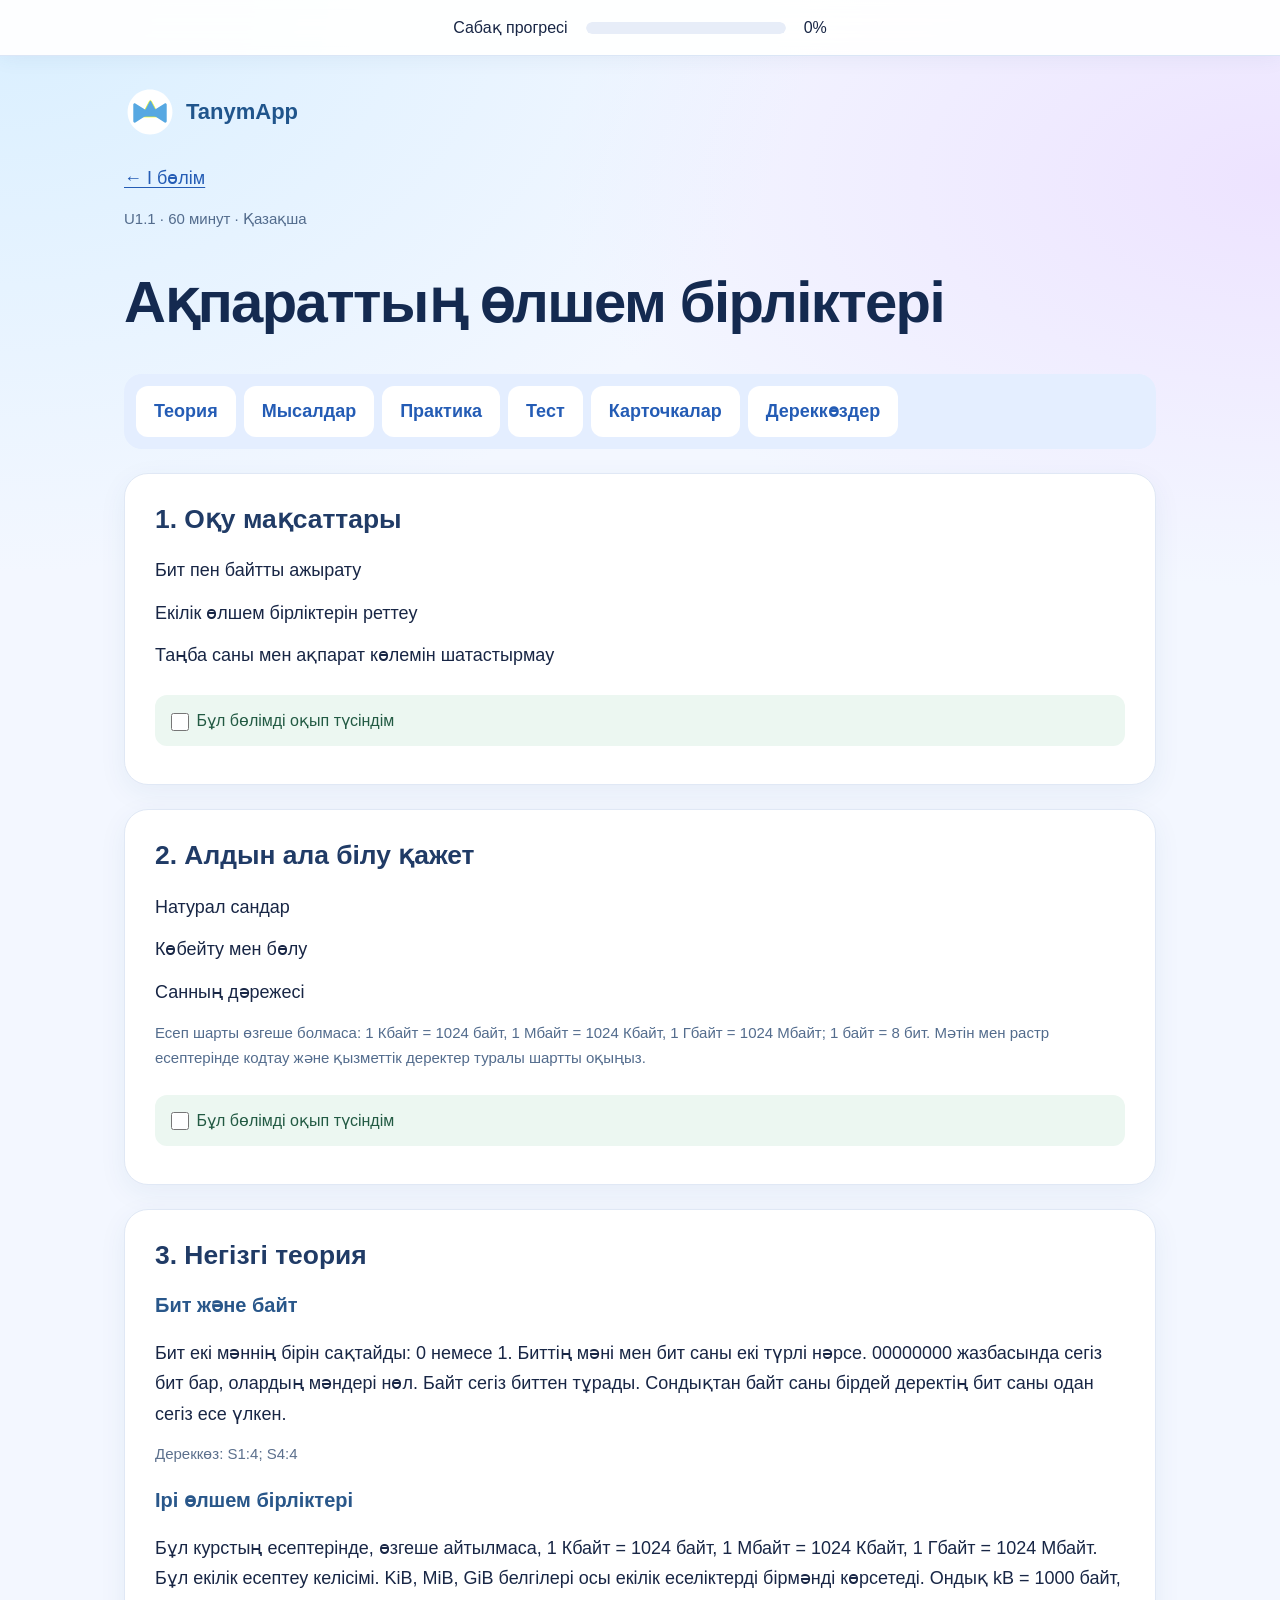
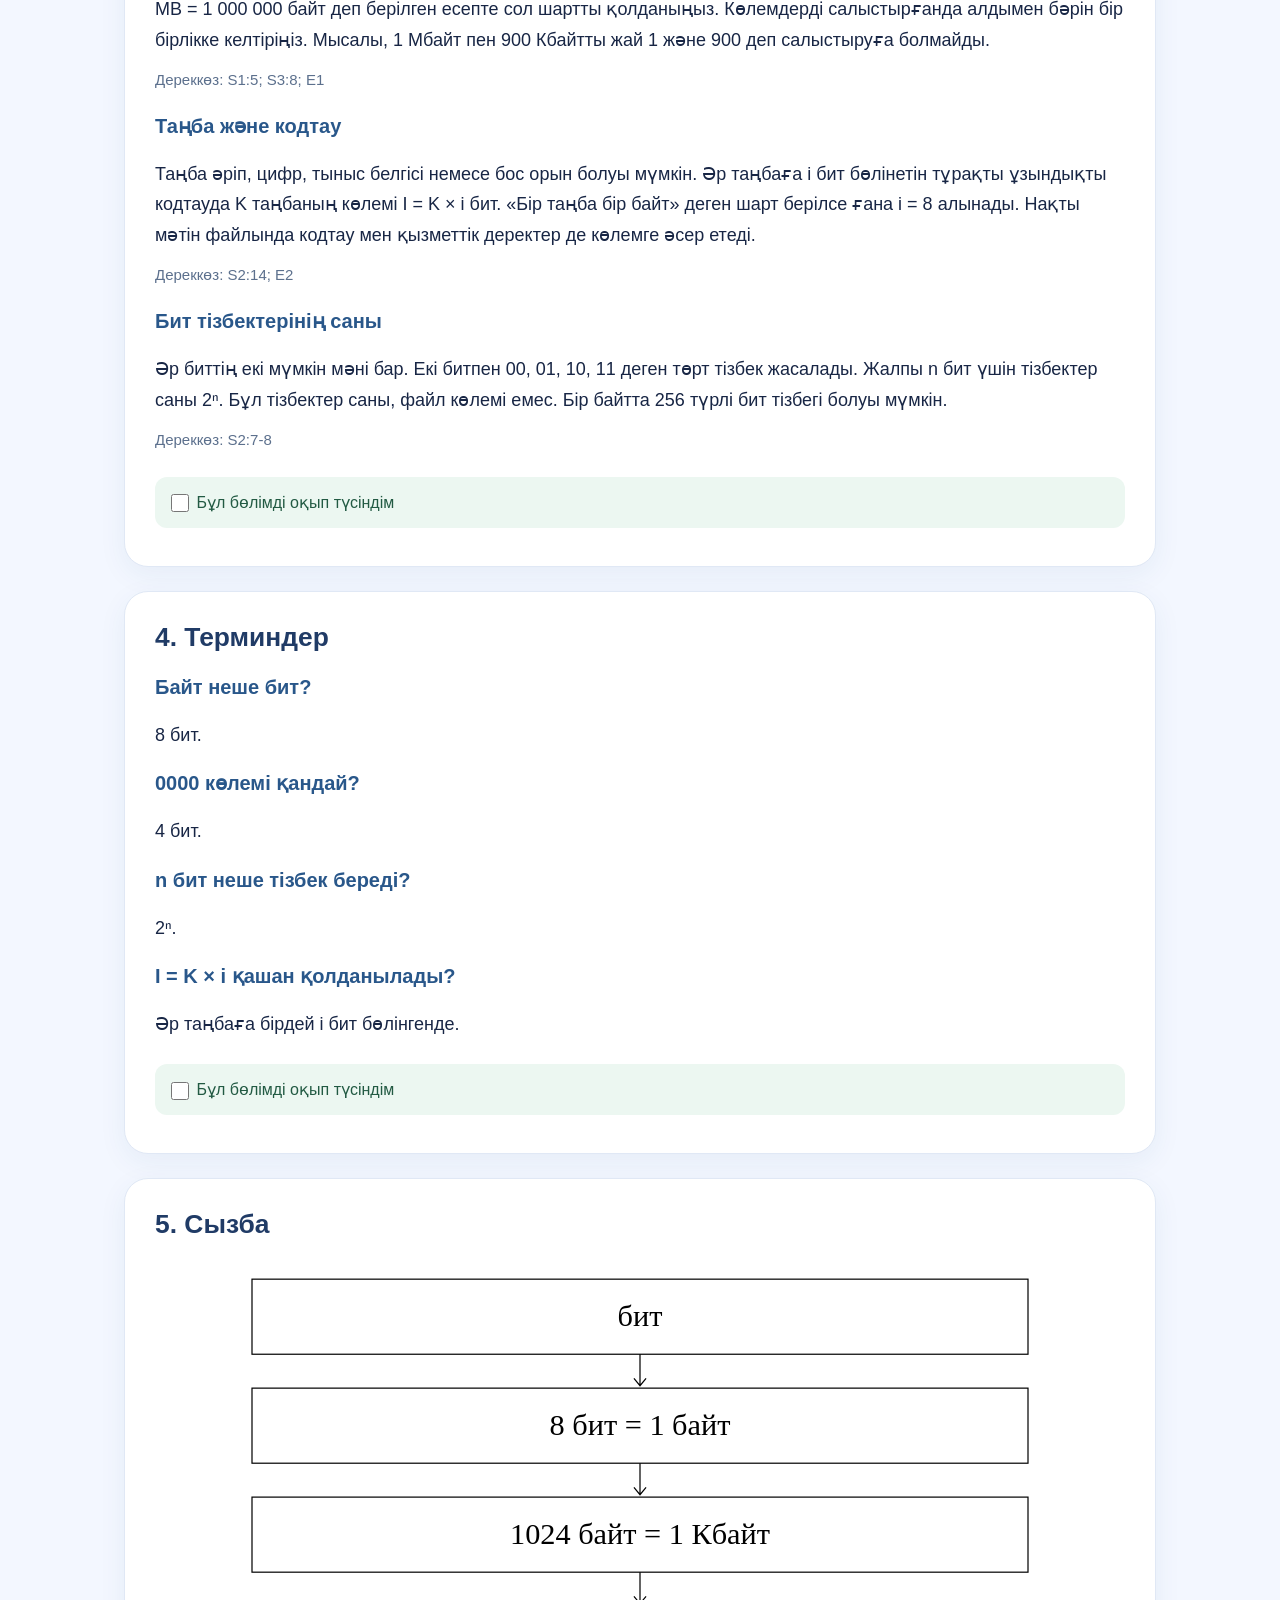
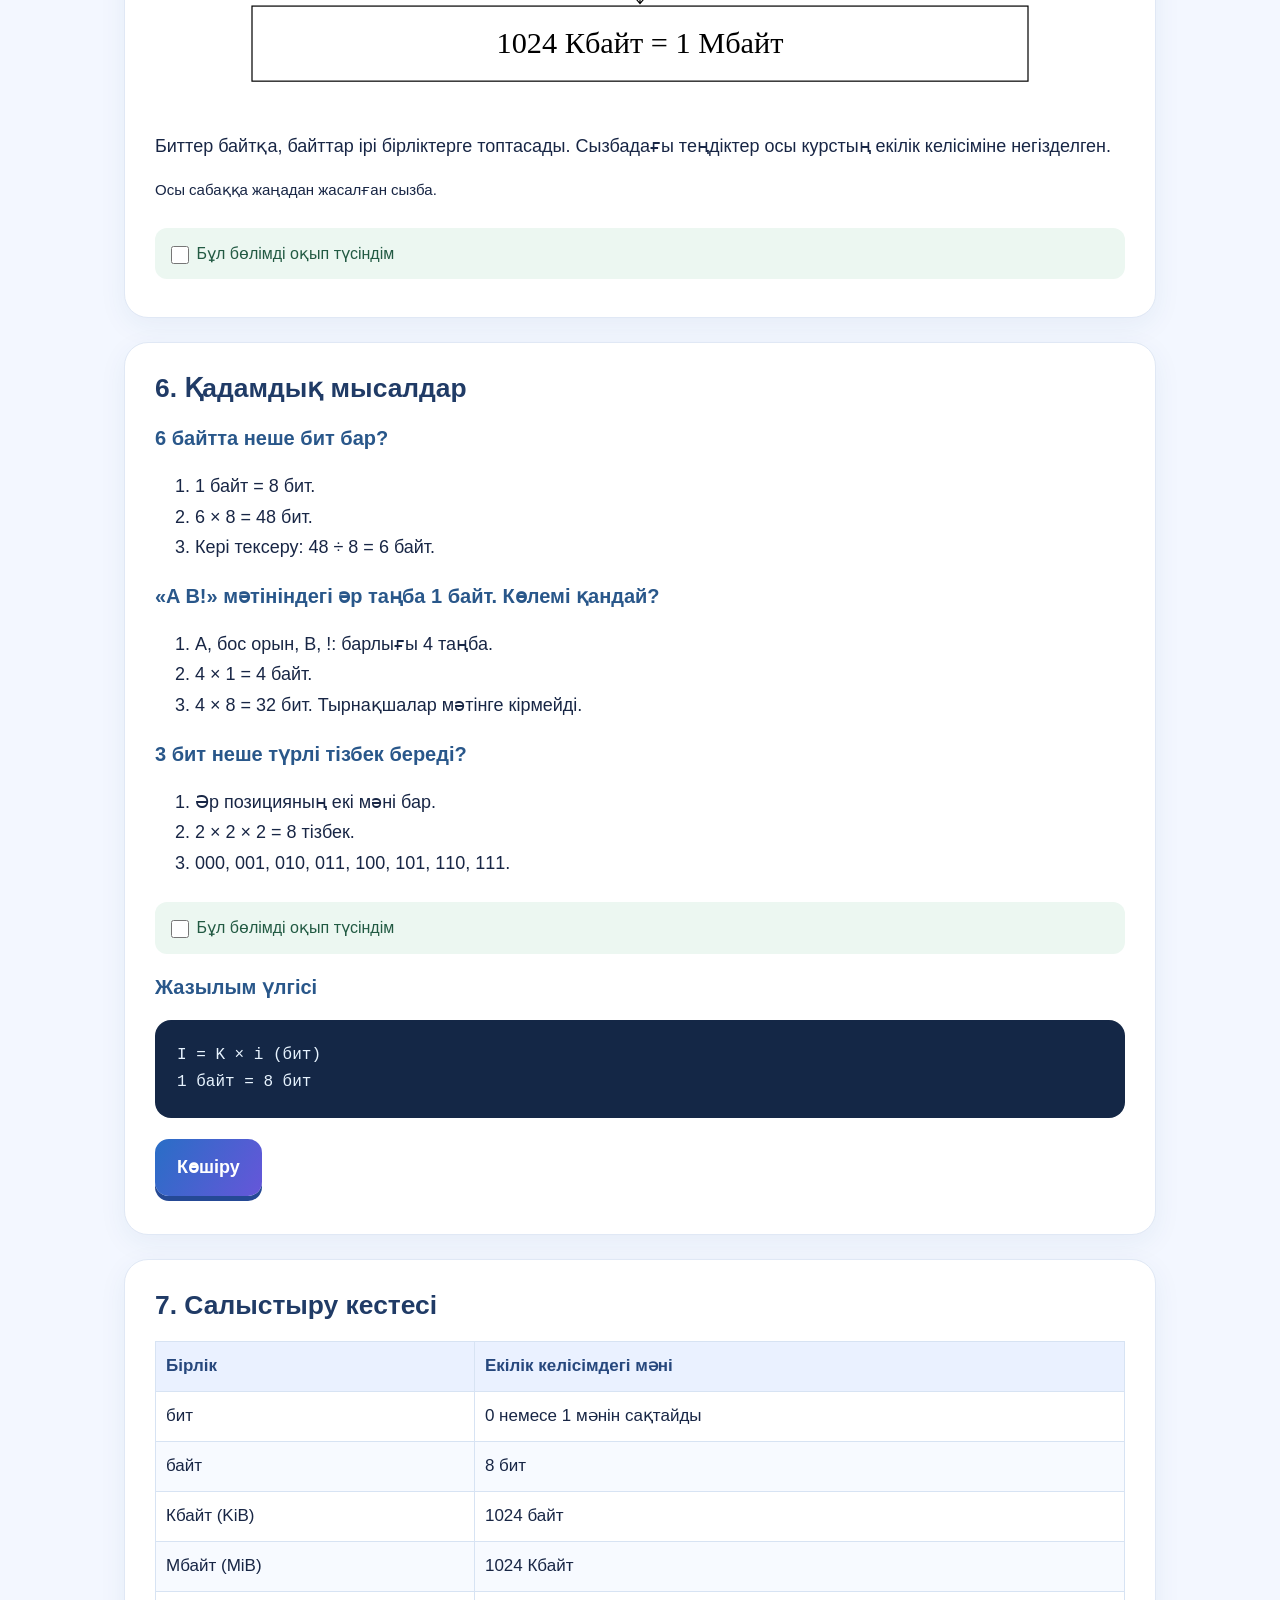
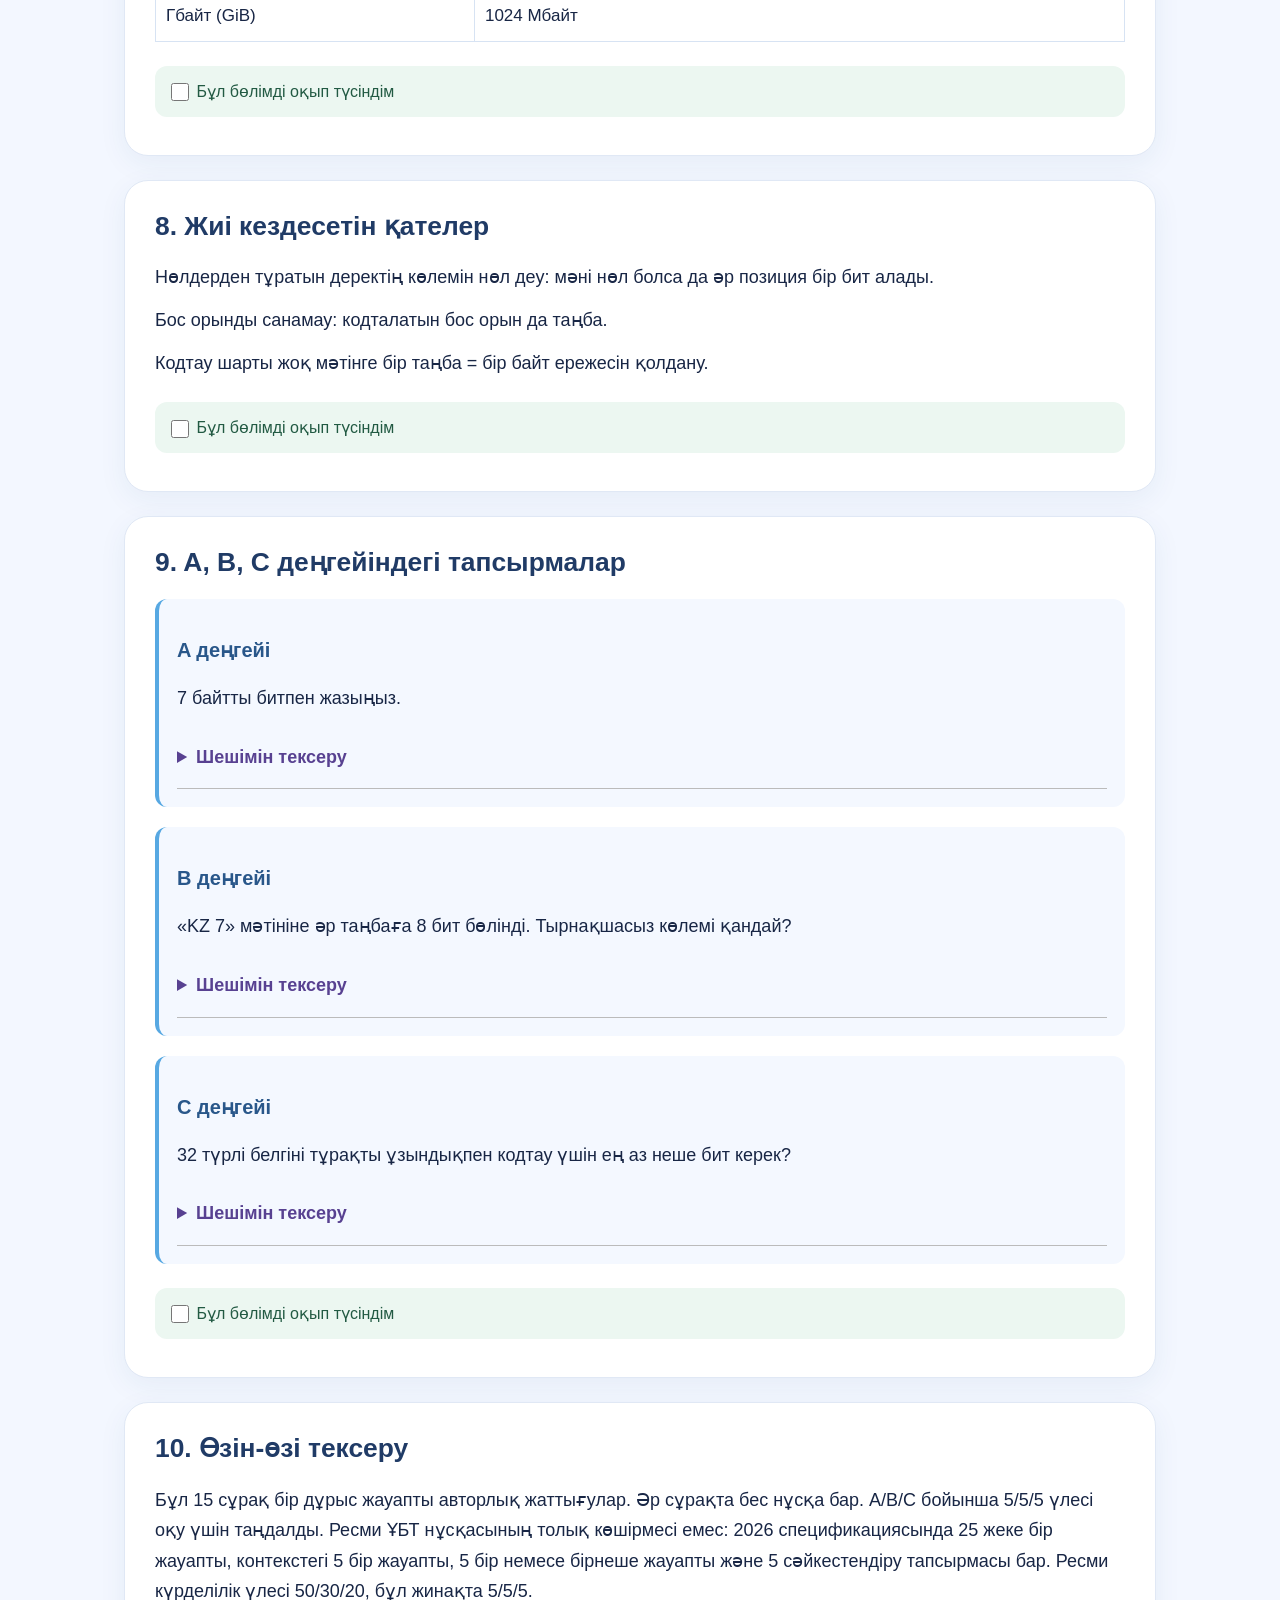
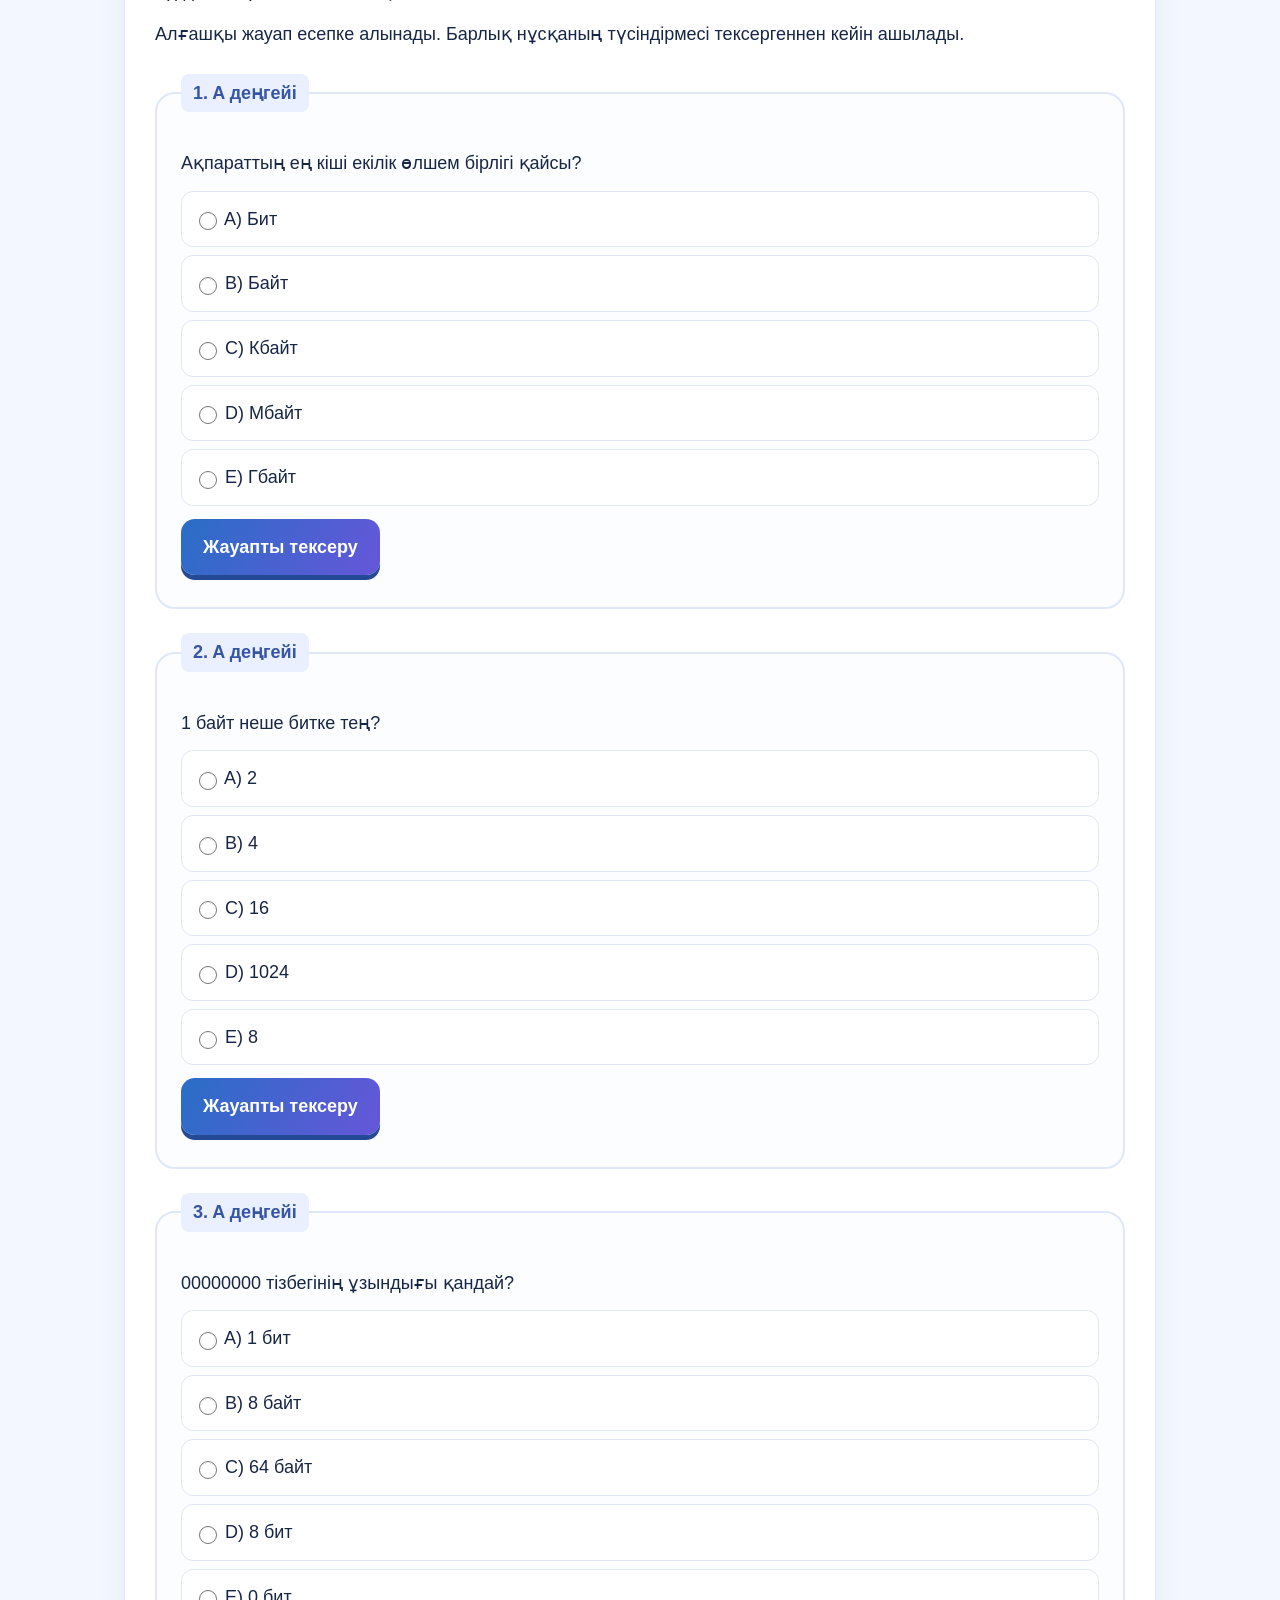
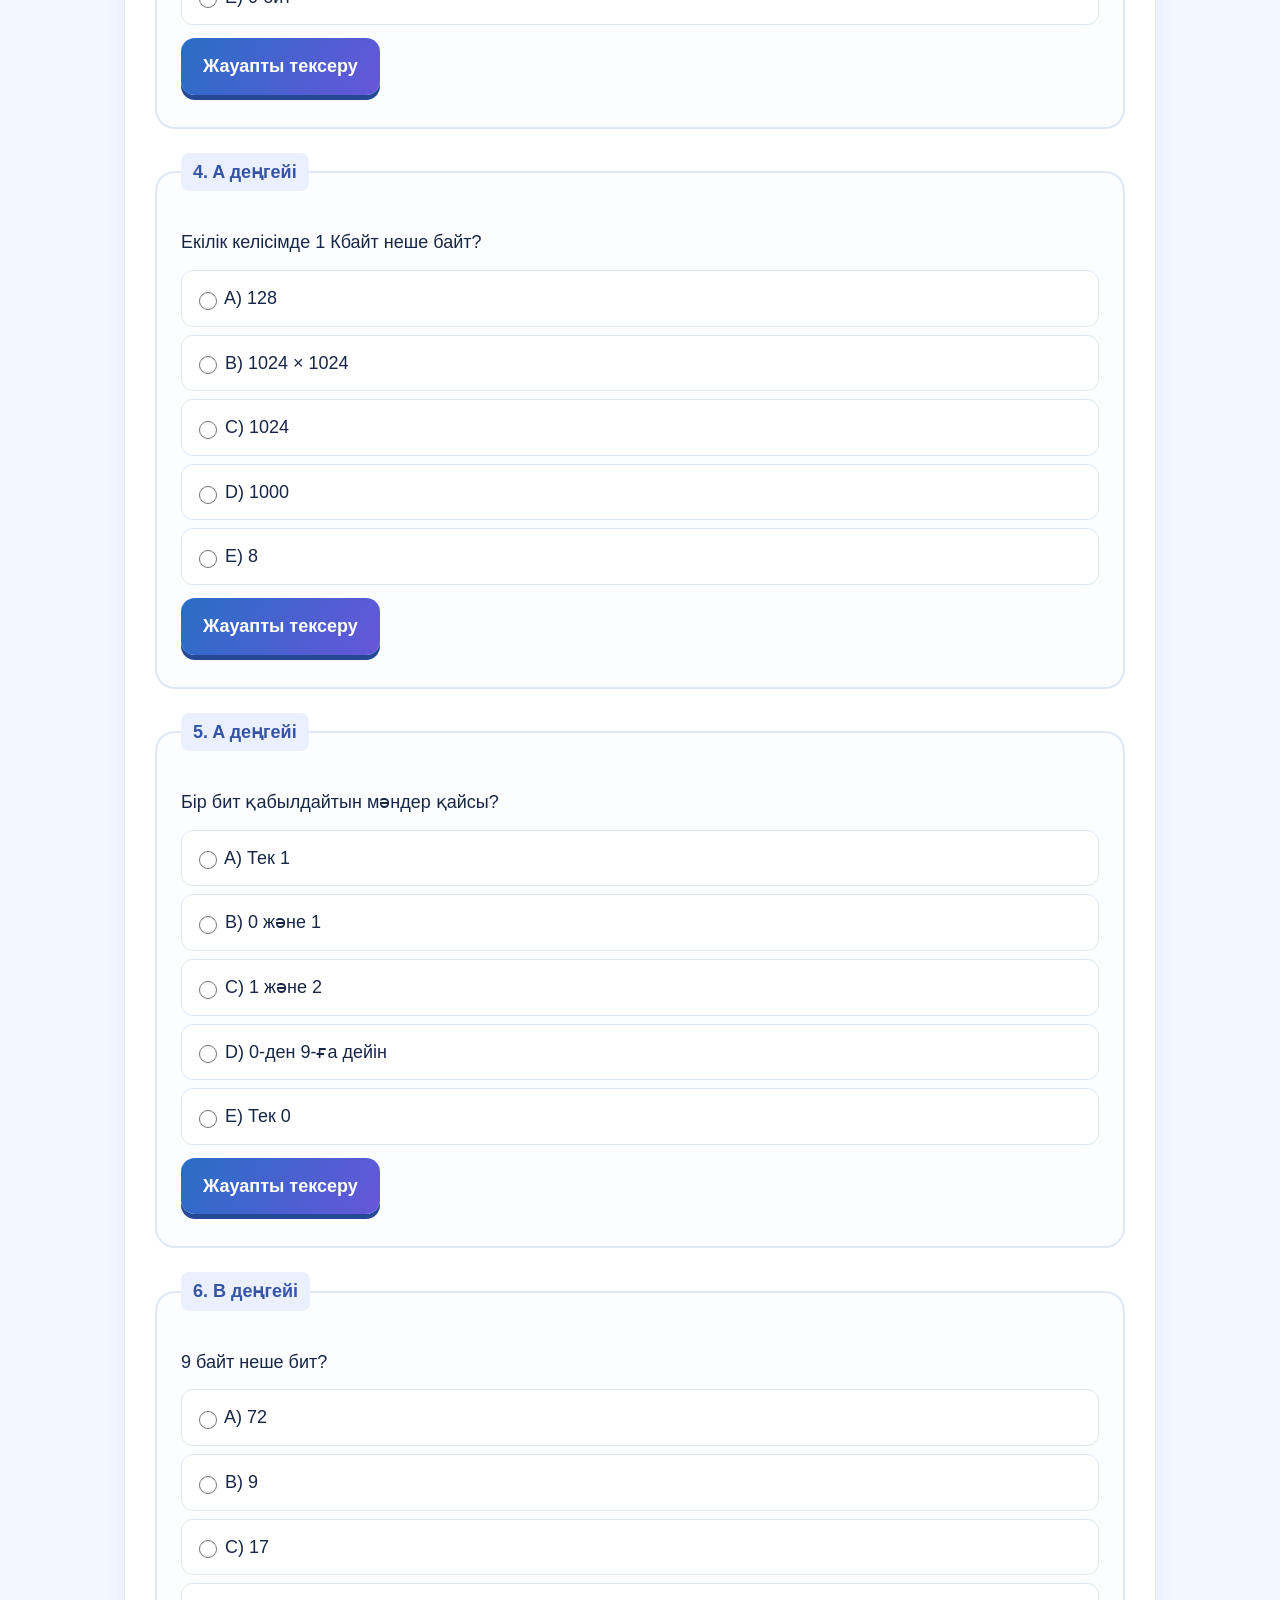
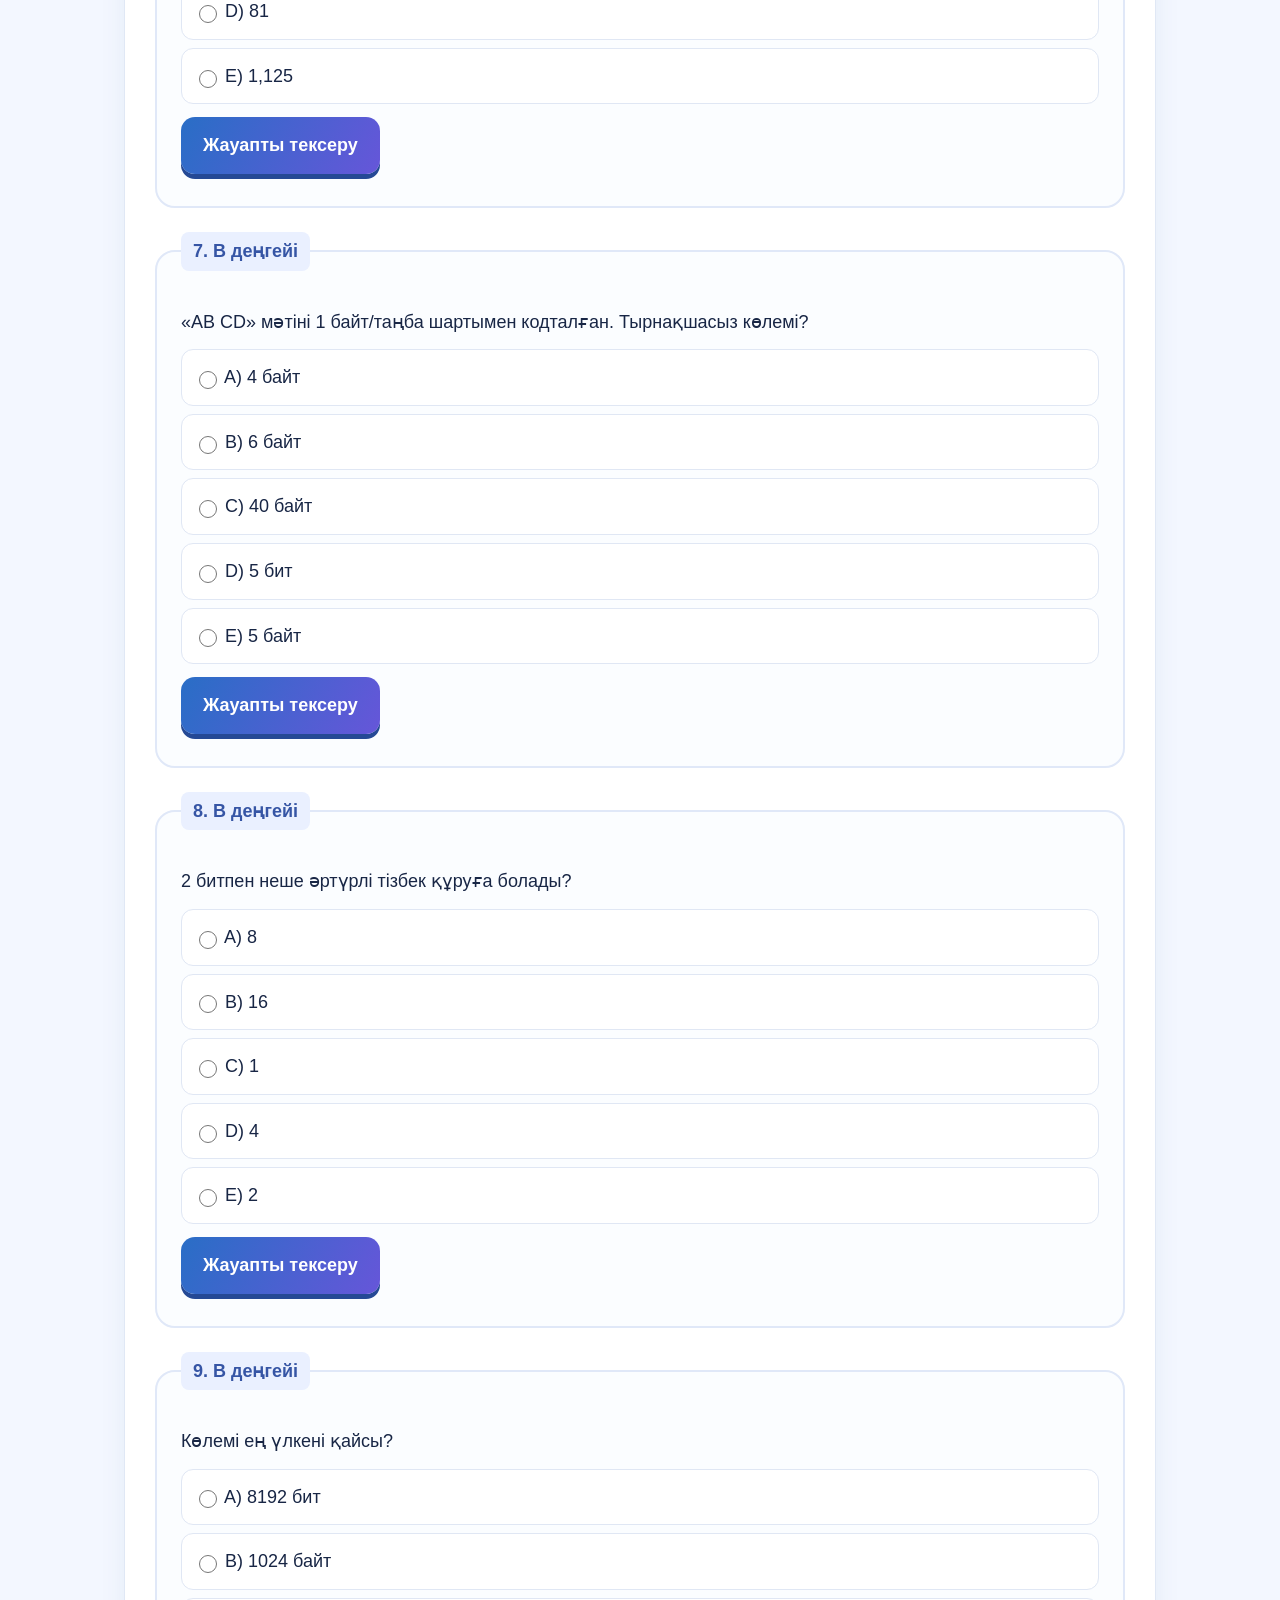
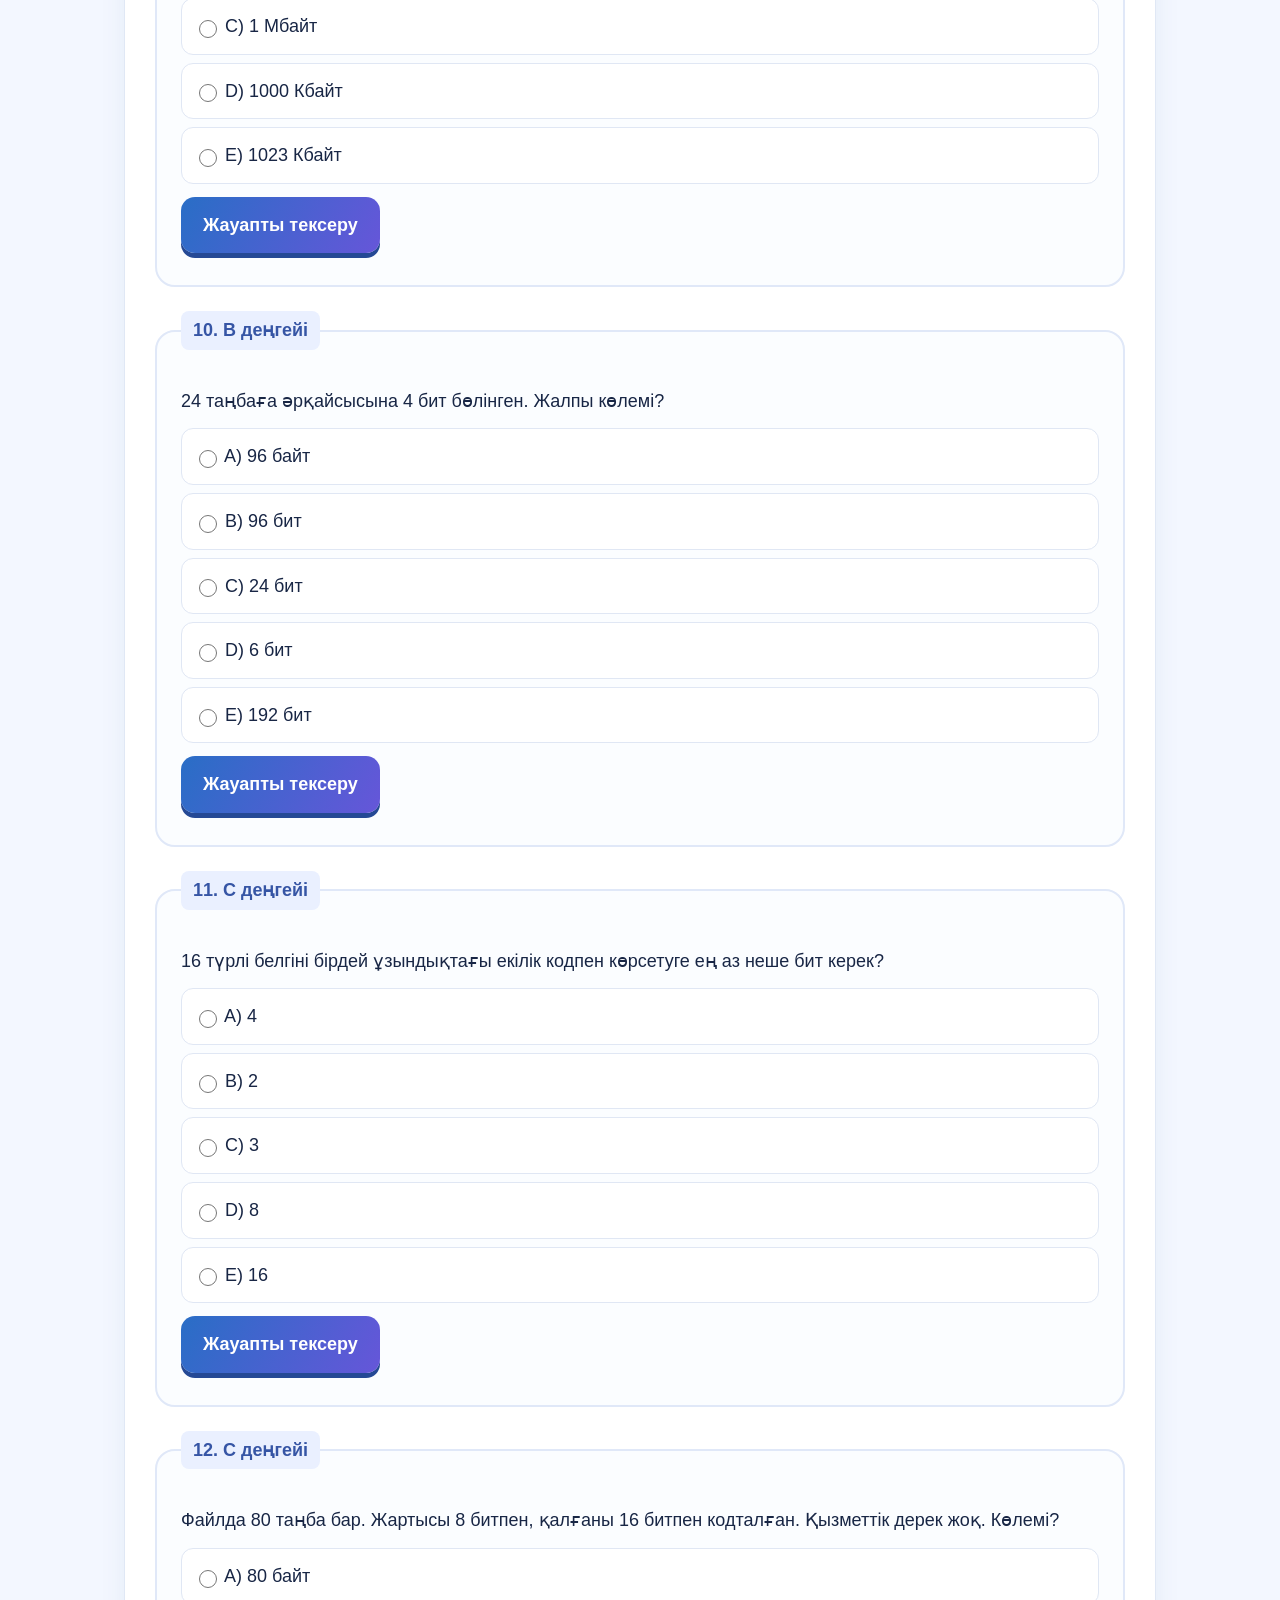
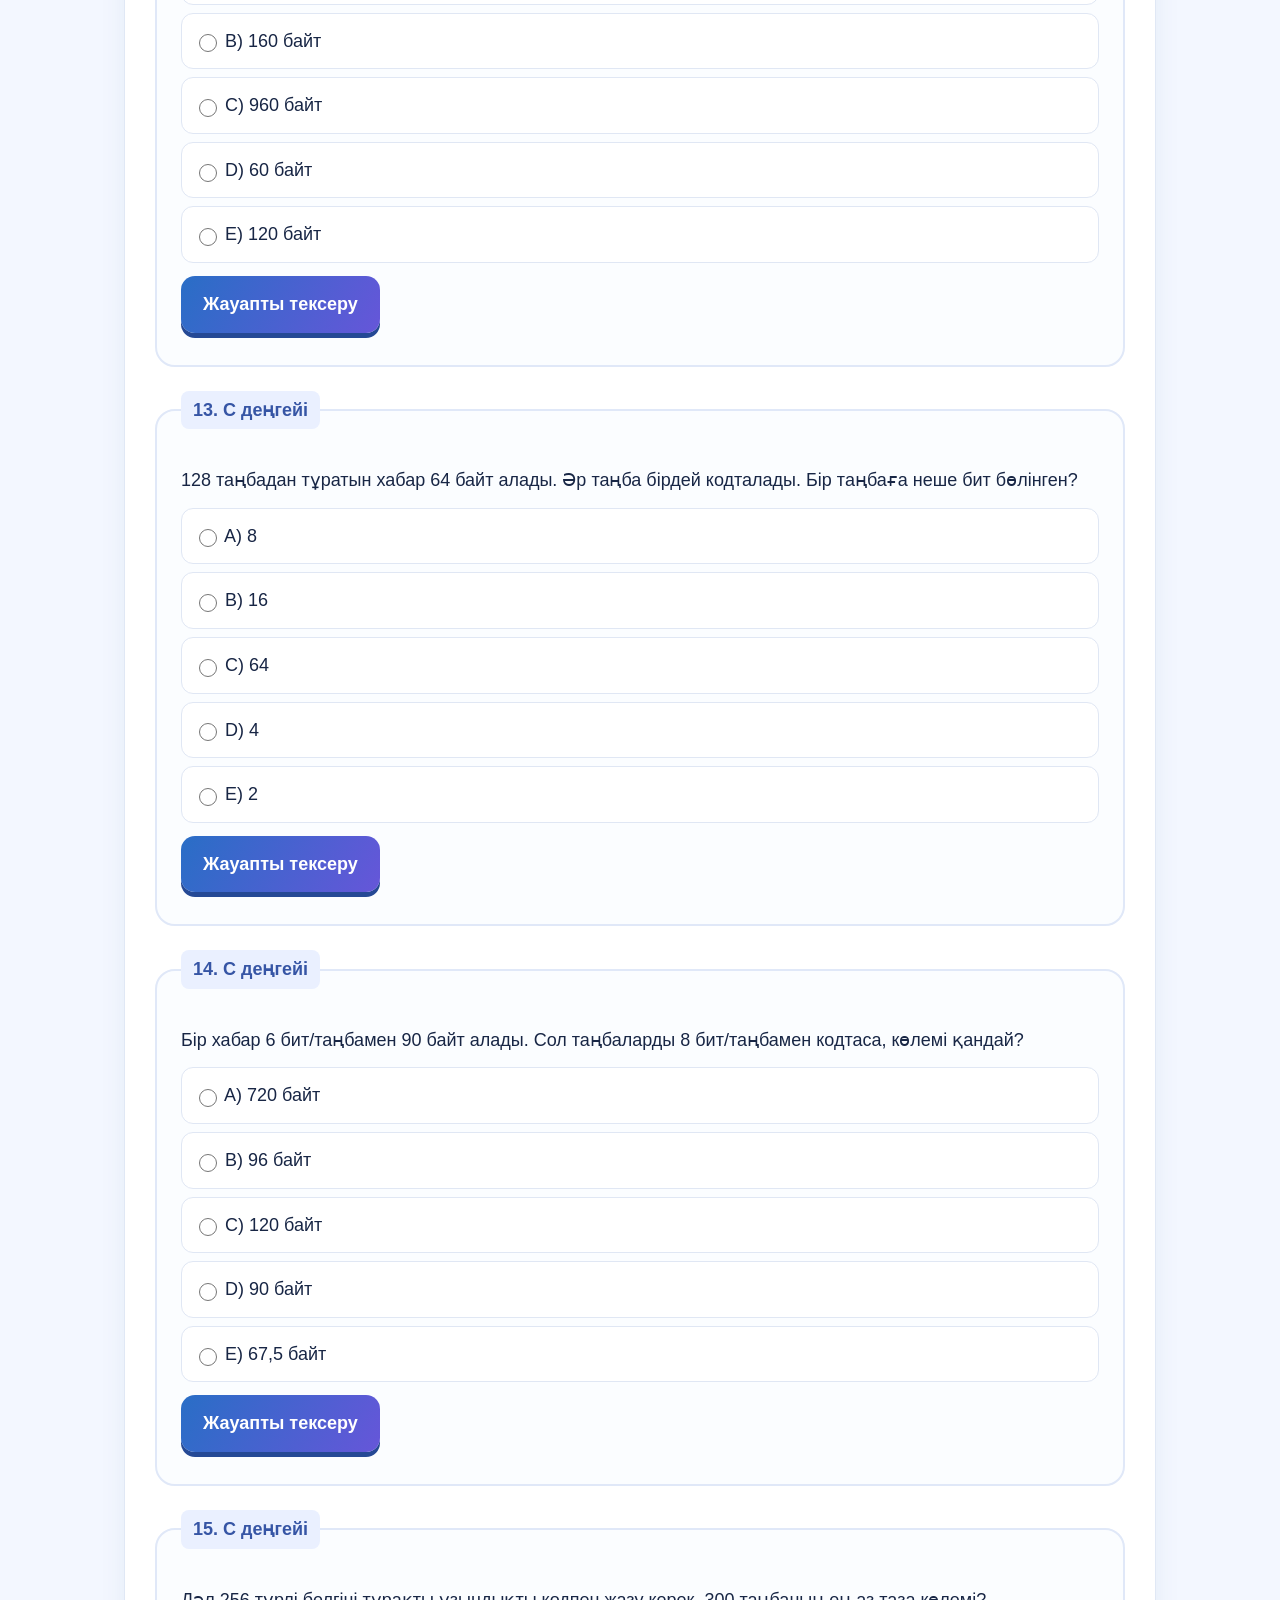
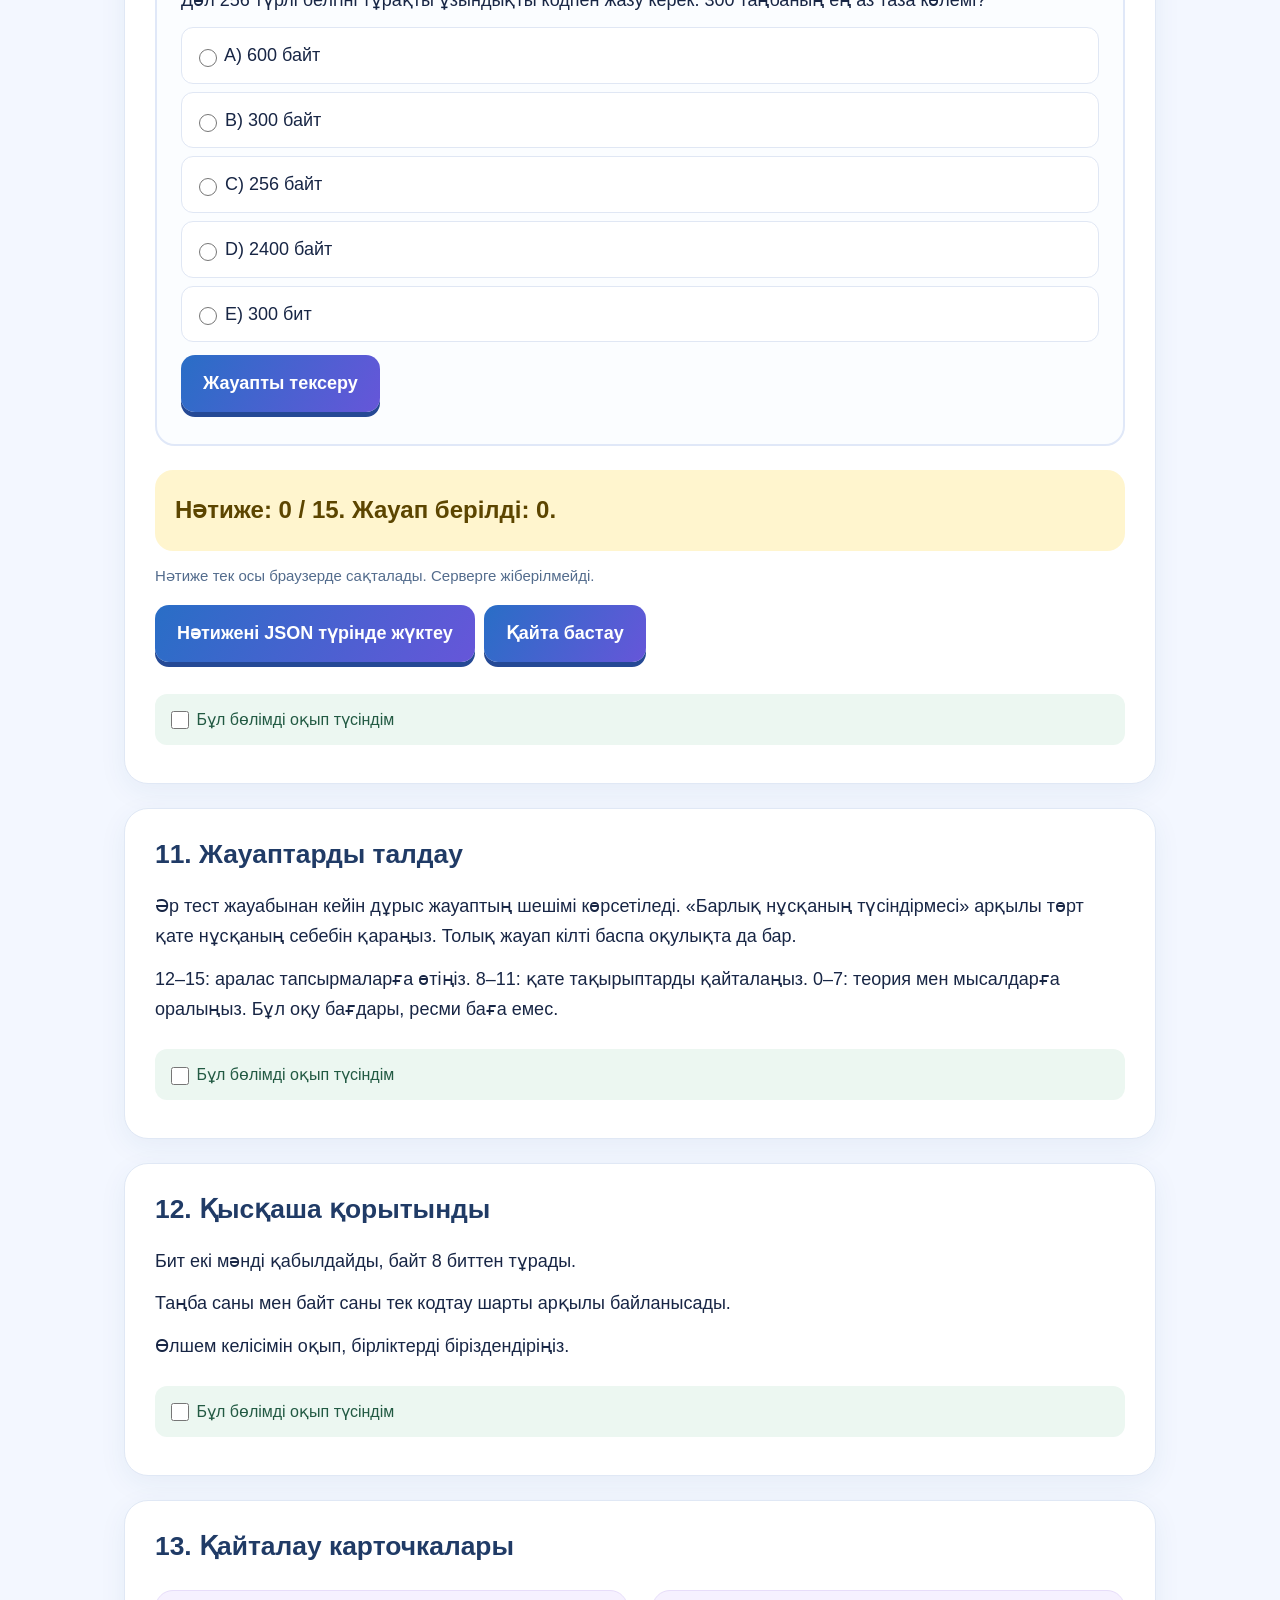
<file: 01-units/lesson.html>
<!doctype html><html lang="kk"><head><meta charset="utf-8"><meta name="viewport" content="width=device-width, initial-scale=1"><title>Ақпараттың өлшем бірліктері</title><style>*{box-sizing:border-box}html{scroll-behavior:smooth}body{font-family:"Times New Roman",Times,serif;background:#fff;color:#000;font-size:20px;line-height:1.55;margin:0}main{max-width:920px;margin:auto;padding:32px 24px 80px}h1{font-size:2.3rem;line-height:1.12}h2{font-size:1.65rem;line-height:1.2;margin:0 0 20px}h3{font-size:1.25rem;line-height:1.3}p{margin:12px 0}a{color:#000;text-underline-offset:3px}nav{border-block:1px solid;padding:18px 0;display:flex;flex-wrap:wrap;gap:10px 24px}section{padding:36px 0;border-bottom:1px solid #aaa;scroll-margin-top:75px}.meta,.source,small{font-size:15px}.top{position:sticky;top:0;background:white;border-bottom:1px solid;z-index:3;padding:8px 20px;display:flex;gap:18px;align-items:center;justify-content:center;font-size:16px}progress{max-width:200px;width:30%;accent-color:#000}button{font:inherit;color:#000;background:#fff;border:1px solid;padding:8px 16px;cursor:pointer}button:hover,button:focus{background:#eee}button:disabled{cursor:default;color:#555}input{accent-color:#000}label{display:block;margin:8px 0;padding:6px}fieldset{border:1px solid #777;margin:24px 0;padding:22px;min-width:0}legend{font-weight:bold;padding:0 8px}details{border-bottom:1px solid #bbb;padding:16px 0}summary{cursor:pointer}table{border-collapse:collapse;width:100%;font-size:17px}td,th{border:1px solid;padding:10px;text-align:left;vertical-align:top}.scroll{overflow:auto}img{max-width:100%;height:auto}.feedback{margin-top:18px;border-left:3px solid;padding-left:18px}.correct{font-weight:bold}.cards{display:grid;grid-template-columns:1fr 1fr;gap:0 24px}.check{font-size:16px;margin-top:24px}.error{font-weight:bold}pre{white-space:pre-wrap;overflow-wrap:anywhere;border:1px solid;padding:16px;font-size:16px}code{font-family:"Times New Roman",serif}.practice{margin:20px 0}footer{font-size:15px;padding-top:30px}.result{font-size:24px;font-weight:bold}@media(max-width:600px){body{font-size:18px}main{padding:24px 16px 60px}h1{font-size:2rem}.cards{display:block}fieldset{padding:15px 10px}td,th{padding:7px}nav{gap:8px 18px}.top{gap:10px;padding:8px}.source{overflow-wrap:anywhere}}@media print{.top,button,.check{display:none}section{break-inside:auto}details>*{display:block}}
body{font-family:Arial,sans-serif;background:#f3f7ff;color:#182645;font-size:18px;line-height:1.7;background-image:radial-gradient(at 0% 0%,#d9efff 0,transparent 45%),radial-gradient(at 100% 20%,#ede3ff 0,transparent 40%);background-attachment:fixed}main{max-width:1080px;padding-top:30px}h1{font-size:clamp(32px,5vw,58px);letter-spacing:-1.6px;color:#142a50;max-width:900px}h2{color:#203b66}h3{color:#29578a}a{color:#245cb5}section{background:#fff;border:1px solid #e0e8f5;border-radius:24px;padding:30px;margin:24px 0;box-shadow:0 8px 28px #244b8010;scroll-margin-top:100px}nav{border:0;background:#e4eeff;border-radius:18px;padding:12px;gap:8px}nav a{border-radius:12px;background:#fff;padding:10px 18px;text-decoration:none;font-weight:700;transition:transform .2s,background .2s}nav a:hover{transform:translateY(-3px);background:#fff3bb}.top{background:#ffffffee;backdrop-filter:blur(12px);border-bottom:1px solid #dbe6f6;padding:14px;box-shadow:0 3px 20px #34568110}progress{height:12px;accent-color:#487ee9;border-radius:30px;overflow:hidden}progress::-webkit-progress-bar{background:#e7edf8;border-radius:20px}progress::-webkit-progress-value{background:linear-gradient(90deg,#57a8e2,#7265ed);border-radius:20px;transition:width .4s}button,.cta{background:linear-gradient(120deg,#296ec6,#6656d9);color:white;border:0;border-radius:14px;padding:13px 22px;font-weight:700;box-shadow:0 5px 0 #254995;transition:transform .18s,box-shadow .18s,filter .18s;display:inline-block;text-decoration:none;margin:5px 4px 8px 0}button:hover,.cta:hover{background:linear-gradient(120deg,#357fdc,#7864ef);transform:translateY(-3px);box-shadow:0 8px 0 #254995;color:#fff}button:active,.cta:active{transform:translateY(3px);box-shadow:0 2px 0 #254995}button:disabled{background:#dce7f3;color:#52647a;box-shadow:none;transform:none}button:focus-visible,a:focus-visible,summary:focus-visible,input:focus-visible{outline:3px solid #c88900;outline-offset:4px}fieldset{border:2px solid #e0e8f8;border-radius:20px;padding:24px;background:#fbfdff}legend{color:#3655a5;background:#eaf0ff;border-radius:8px;padding:4px 12px}fieldset label{border:1px solid #e0e7f4;background:#fff;border-radius:12px;padding:12px;transition:background .2s,transform .2s;cursor:pointer}fieldset label:hover{background:#eff6ff;transform:translateX(3px)}fieldset label:has(input:checked){background:#e7efff;border-color:#587dde;box-shadow:0 0 0 1px #587dde}input{accent-color:#496ed3;width:18px;height:18px;vertical-align:middle}.feedback:empty{display:none}.feedback{background:#eef4ff;border:0;border-radius:14px;padding:18px;animation:reveal .35s ease-out}.feedback details{font-size:16px}.cards details{border:1px solid #e7ddfa;border-radius:18px;padding:20px;background:#f6f1ff;margin:8px 0;transition:transform .2s}.cards details:hover{transform:translateY(-3px)}summary{font-weight:700;color:#584191}.check{background:#ecf7f1;border-radius:12px;padding:12px;color:#225a43}th{background:#eaf1ff;color:#27487d}td,th{border-color:#d7e3f3}tr:nth-child(odd) td{background:#f7faff}pre{background:#142746;color:#e8f4ff;border:0;border-radius:16px;padding:22px}code{font-family:monospace}footer{color:#576985}.meta{color:#536c8d}.source{color:#5c708d}.result{background:#fff5ce;color:#5c4500;border-radius:18px;padding:20px}.practice{background:#f4f8ff;border-left:4px solid #57a8e2;padding:18px;border-radius:12px}.brand{display:flex;align-items:center;gap:10px;font-size:22px;font-weight:800;color:#20558c;text-decoration:none;margin-bottom:25px}.brand img{width:52px;height:52px}.hero{position:relative;padding:36px 0 24px}.eyebrow{display:inline-block;padding:6px 14px;background:#fff0b5;color:#6b4f00;border-radius:30px;font-size:14px;font-weight:700}.stats{display:flex;gap:12px;flex-wrap:wrap;margin:25px 0}.stats span{padding:12px 18px;background:#fff;border:1px solid #dce7f7;border-radius:16px}.course-grid{display:grid;grid-template-columns:repeat(2,minmax(0,1fr));gap:20px}.course-grid section{margin:0;border-top:5px solid #57a8e2;transition:transform .22s,box-shadow .22s}.course-grid section:hover{transform:translateY(-6px);box-shadow:0 16px 35px #244b8020}.course-grid section:nth-child(2){border-top-color:#9180ef}.course-grid section:nth-child(3){border-top-color:#40bba2}.course-grid section:nth-child(4){border-top-color:#efad4f}.course-grid section:nth-child(5){border-top-color:#e880ad}.course-grid h2{font-size:25px;min-height:65px}.course-grid h2 a{text-decoration:none;color:inherit}.lesson-number{font-weight:800;font-size:32px;color:#4a80bf}.course-grid p{font-size:16px}@keyframes reveal{from{opacity:0;transform:translateY(8px)}to{opacity:1;transform:translateY(0)}}@media(max-width:650px){.course-grid{grid-template-columns:1fr}section{padding:20px;border-radius:18px}main{padding:20px 14px}h1{letter-spacing:-.8px}.top{font-size:13px;gap:8px}nav a{padding:9px 12px}.stats{gap:8px}.stats span{padding:10px;font-size:14px}.course-grid h2{min-height:0}}@media(prefers-reduced-motion:reduce){*,*::before,*::after{animation:none!important;transition:none!important;scroll-behavior:auto!important}}@media print{body{background:white;color:black}section{box-shadow:none;border:1px solid #ddd}.brand,.cta{display:none}}
</style></head><body><div class="top"><span>Сабақ прогресі</span><progress id="progress" max="100" value="0" aria-label="Сабақ прогресі"></progress><span id="progress-label">0%</span></div><main><a class="brand" href="../index.html"><img src="../assets/logo.svg" alt="TanymApp логотипі">TanymApp</a><a href="../index.html">← I бөлім</a><p class="meta">U1.1 · 60 минут · Қазақша</p><h1>Ақпараттың өлшем бірліктері</h1><nav aria-label="Сабақ навигациясы"><a href="#theory">Теория</a><a href="#examples">Мысалдар</a><a href="#practice">Практика</a><a href="#selftest">Тест</a><a href="#cards">Карточкалар</a><a href="#sources">Дереккөздер</a></nav><section id="goals"><h2>1. Оқу мақсаттары</h2><p>Бит пен байтты ажырату</p><p>Екілік өлшем бірліктерін реттеу</p><p>Таңба саны мен ақпарат көлемін шатастырмау</p><label class="check"><input class="read" id="read-goals" type="checkbox"> Бұл бөлімді оқып түсіндім</label></section><section id="prereq"><h2>2. Алдын ала білу қажет</h2><p>Натурал сандар</p><p>Көбейту мен бөлу</p><p>Санның дәрежесі</p><p class="meta">Есеп шарты өзгеше болмаса: 1 Кбайт = 1024 байт, 1 Мбайт = 1024 Кбайт, 1 Гбайт = 1024 Мбайт; 1 байт = 8 бит. Мәтін мен растр есептерінде кодтау және қызметтік деректер туралы шартты оқыңыз.</p><label class="check"><input class="read" id="read-prereq" type="checkbox"> Бұл бөлімді оқып түсіндім</label></section><section id="theory"><h2>3. Негізгі теория</h2><h3>Бит және байт</h3><p>Бит екі мәннің бірін сақтайды: 0 немесе 1. Биттің мәні мен бит саны екі түрлі нәрсе. 00000000 жазбасында сегіз бит бар, олардың мәндері нөл. Байт сегіз биттен тұрады. Сондықтан байт саны бірдей деректің бит саны одан сегіз есе үлкен.</p><p class="source">Дереккөз: S1:4; S4:4</p><h3>Ірі өлшем бірліктері</h3><p>Бұл курстың есептерінде, өзгеше айтылмаса, 1 Кбайт = 1024 байт, 1 Мбайт = 1024 Кбайт, 1 Гбайт = 1024 Мбайт. Бұл екілік есептеу келісімі. KiB, MiB, GiB белгілері осы екілік еселіктерді бірмәнді көрсетеді. Ондық kB = 1000 байт, MB = 1 000 000 байт деп берілген есепте сол шартты қолданыңыз. Көлемдерді салыстырғанда алдымен бәрін бір бірлікке келтіріңіз. Мысалы, 1 Мбайт пен 900 Кбайтты жай 1 және 900 деп салыстыруға болмайды.</p><p class="source">Дереккөз: S1:5; S3:8; E1</p><h3>Таңба және кодтау</h3><p>Таңба әріп, цифр, тыныс белгісі немесе бос орын болуы мүмкін. Әр таңбаға i бит бөлінетін тұрақты ұзындықты кодтауда K таңбаның көлемі I = K × i бит. «Бір таңба бір байт» деген шарт берілсе ғана i = 8 алынады. Нақты мәтін файлында кодтау мен қызметтік деректер де көлемге әсер етеді.</p><p class="source">Дереккөз: S2:14; E2</p><h3>Бит тізбектерінің саны</h3><p>Әр биттің екі мүмкін мәні бар. Екі битпен 00, 01, 10, 11 деген төрт тізбек жасалады. Жалпы n бит үшін тізбектер саны 2ⁿ. Бұл тізбектер саны, файл көлемі емес. Бір байтта 256 түрлі бит тізбегі болуы мүмкін.</p><p class="source">Дереккөз: S2:7-8</p><label class="check"><input class="read" id="read-theory" type="checkbox"> Бұл бөлімді оқып түсіндім</label></section><section id="terms"><h2>4. Терминдер</h2><h3>Байт неше бит?</h3><p>8 бит.</p><h3>0000 көлемі қандай?</h3><p>4 бит.</p><h3>n бит неше тізбек береді?</h3><p>2ⁿ.</p><h3>I = K × i қашан қолданылады?</h3><p>Әр таңбаға бірдей i бит бөлінгенде.</p><label class="check"><input class="read" id="read-terms" type="checkbox"> Бұл бөлімді оқып түсіндім</label></section><section id="diagram"><h2>5. Сызба</h2><img src="assets/diagram.svg" alt="Биттер байтқа, байттар ірі бірліктерге топтасады. Сызбадағы теңдіктер осы курстың екілік келісіміне негізделген."><p>Биттер байтқа, байттар ірі бірліктерге топтасады. Сызбадағы теңдіктер осы курстың екілік келісіміне негізделген.</p><small>Осы сабаққа жаңадан жасалған сызба.</small><label class="check"><input class="read" id="read-diagram" type="checkbox"> Бұл бөлімді оқып түсіндім</label></section><section id="examples"><h2>6. Қадамдық мысалдар</h2><h3>6 байтта неше бит бар?</h3><ol><li>1 байт = 8 бит.</li><li>6 × 8 = 48 бит.</li><li>Кері тексеру: 48 ÷ 8 = 6 байт.</li></ol><h3>«A B!» мәтініндегі әр таңба 1 байт. Көлемі қандай?</h3><ol><li>A, бос орын, B, !: барлығы 4 таңба.</li><li>4 × 1 = 4 байт.</li><li>4 × 8 = 32 бит. Тырнақшалар мәтінге кірмейді.</li></ol><h3>3 бит неше түрлі тізбек береді?</h3><ol><li>Әр позицияның екі мәні бар.</li><li>2 × 2 × 2 = 8 тізбек.</li><li>000, 001, 010, 011, 100, 101, 110, 111.</li></ol><label class="check"><input class="read" id="read-examples" type="checkbox"> Бұл бөлімді оқып түсіндім</label><h3>Жазылым үлгісі</h3><pre><code id="copy-example">I = K × i (бит)
1 байт = 8 бит</code></pre><button type="button" data-copy="copy-example">Көшіру</button></section><section id="comparison"><h2>7. Салыстыру кестесі</h2><div class="scroll"><table><tr><th>Бірлік</th><th>Екілік келісімдегі мәні</th></tr><tr><td>бит</td><td>0 немесе 1 мәнін сақтайды</td></tr><tr><td>байт</td><td>8 бит</td></tr><tr><td>Кбайт (KiB)</td><td>1024 байт</td></tr><tr><td>Мбайт (MiB)</td><td>1024 Кбайт</td></tr><tr><td>Гбайт (GiB)</td><td>1024 Мбайт</td></tr></table></div><label class="check"><input class="read" id="read-comparison" type="checkbox"> Бұл бөлімді оқып түсіндім</label></section><section id="mistakes"><h2>8. Жиі кездесетін қателер</h2><p>Нөлдерден тұратын деректің көлемін нөл деу: мәні нөл болса да әр позиция бір бит алады.</p><p>Бос орынды санамау: кодталатын бос орын да таңба.</p><p>Кодтау шарты жоқ мәтінге бір таңба = бір байт ережесін қолдану.</p><label class="check"><input class="read" id="read-mistakes" type="checkbox"> Бұл бөлімді оқып түсіндім</label></section><section id="practice"><h2>9. A, B, C деңгейіндегі тапсырмалар</h2><div class="practice"><h3>A деңгейі</h3><p>7 байтты битпен жазыңыз.</p><details><summary>Шешімін тексеру</summary><p>7 × 8 = 56 бит.</p></details></div><div class="practice"><h3>B деңгейі</h3><p>«KZ 7» мәтініне әр таңбаға 8 бит бөлінді. Тырнақшасыз көлемі қандай?</p><details><summary>Шешімін тексеру</summary><p>Бос орынмен бірге 4 таңба. 4 × 8 = 32 бит = 4 байт.</p></details></div><div class="practice"><h3>C деңгейі</h3><p>32 түрлі белгіні тұрақты ұзындықпен кодтау үшін ең аз неше бит керек?</p><details><summary>Шешімін тексеру</summary><p>2⁴ = 16 жеткіліксіз, 2⁵ = 32 жеткілікті. Ең азы 5 бит.</p></details></div><label class="check"><input class="read" id="read-practice" type="checkbox"> Бұл бөлімді оқып түсіндім</label></section><section id="selftest"><h2>10. Өзін-өзі тексеру</h2><p>Бұл 15 сұрақ бір дұрыс жауапты авторлық жаттығулар. Әр сұрақта бес нұсқа бар. A/B/C бойынша 5/5/5 үлесі оқу үшін таңдалды. Ресми ҰБТ нұсқасының толық көшірмесі емес: 2026 спецификациясында 25 жеке бір жауапты, контекстегі 5 бір жауапты, 5 бір немесе бірнеше жауапты және 5 сәйкестендіру тапсырмасы бар. Ресми күрделілік үлесі 50/30/20, бұл жинақта 5/5/5.</p><p>Алғашқы жауап есепке алынады. Барлық нұсқаның түсіндірмесі тексергеннен кейін ашылады.</p><div id="quiz"></div><p id="score" class="result" aria-live="polite"></p><p id="storage" class="meta"></p><button id="export-result">Нәтижені JSON түрінде жүктеу</button> <button id="reset">Қайта бастау</button><label class="check"><input class="read" id="read-selftest" type="checkbox"> Бұл бөлімді оқып түсіндім</label></section><section id="answers"><h2>11. Жауаптарды талдау</h2><p>Әр тест жауабынан кейін дұрыс жауаптың шешімі көрсетіледі. «Барлық нұсқаның түсіндірмесі» арқылы төрт қате нұсқаның себебін қараңыз. Толық жауап кілті баспа оқулықта да бар.</p><p>12–15: аралас тапсырмаларға өтіңіз. 8–11: қате тақырыптарды қайталаңыз. 0–7: теория мен мысалдарға оралыңыз. Бұл оқу бағдары, ресми баға емес.</p><label class="check"><input class="read" id="read-answers" type="checkbox"> Бұл бөлімді оқып түсіндім</label></section><section id="summary"><h2>12. Қысқаша қорытынды</h2><p>Бит екі мәнді қабылдайды, байт 8 биттен тұрады.</p><p>Таңба саны мен байт саны тек кодтау шарты арқылы байланысады.</p><p>Өлшем келісімін оқып, бірліктерді біріздендіріңіз.</p><label class="check"><input class="read" id="read-summary" type="checkbox"> Бұл бөлімді оқып түсіндім</label></section><section id="cards"><h2>13. Қайталау карточкалары</h2><div class="cards"><details><summary>Байт неше бит?</summary><p>8 бит.</p></details><details><summary>0000 көлемі қандай?</summary><p>4 бит.</p></details><details><summary>n бит неше тізбек береді?</summary><p>2ⁿ.</p></details><details><summary>I = K × i қашан қолданылады?</summary><p>Әр таңбаға бірдей i бит бөлінгенде.</p></details></div><label class="check"><input class="read" id="read-cards" type="checkbox"> Бұл бөлімді оқып түсіндім</label></section><section id="sources"><h2>14. Дереккөздер</h2><p>S1. Р.А. Қадырқұлов, Ә.Д. Рысқұлбекова, Г.К. Нұрмұханбетова. Алматыкітап, 2023. 1.pdf, беттер: 4, 5.</p><p>S2. С.Т. Мұхамбетжанова, А.С. Тен, Л.Г. Дедмедова. Атамұра, 2021. 2.pdf, беттер: 7, 8, 14.</p><p>S3. Г.И. Салғарева, А.С. Маханова, Л.А. Расина. Арман-ПВ, 2021. 3.pdf, беттер: 8.</p><p>S4. Р.А. Қадырқұлов, А.Д. Рысқұлбекова. Алматыкітап, 2019. 4.pdf, беттер: 4.</p><p><a href="https://physics.nist.gov/cuu/Units/binary.html">NIST: Binary prefixes</a>: Екілік және ондық еселіктерді ажырату</p><p><a href="https://www.unicode.org/faq/utf_bom.html">Unicode FAQ: UTF-8, UTF-16, UTF-32</a>: Бір таңба әрдайым бір байт емес</p><p><a href="https://new.testcenter.kz/wp-content/uploads/2025/10/28_Информатика_каз.pdf">ҰТО: 2026 информатика спецификациясы</a>: Ресми тапсырма түрлері мен күрделілік үлесі</p><p>Түсіндірмелер, тапсырмалар және сызба жаңадан жасалды. Оқулық суреттері көшірілген жоқ. Толық шығу тегі: <a href="sources.json">sources.json</a>.</p><label class="check"><input class="read" id="read-sources" type="checkbox"> Бұл бөлімді оқып түсіндім</label></section><footer><p><a href="lesson.pptx">Презентация</a> · <a href="lesson.pdf">Слайдтар PDF</a> · <a href="textbook.pdf">Оқулық PDF</a> · <a href="teacher_guide.pdf">Мұғалім нұсқаулығы</a></p><p>Серверлік сақтау қосылмаған.</p></footer></main><script id="lesson-data" type="application/json">{"code": "U1.1", "slug": "01-units", "title": "Ақпараттың өлшем бірліктері", "goals": ["Бит пен байтты ажырату", "Екілік өлшем бірліктерін реттеу", "Таңба саны мен ақпарат көлемін шатастырмау"], "prerequisites": ["Натурал сандар", "Көбейту мен бөлу", "Санның дәрежесі"], "sections": [{"title": "Бит және байт", "text": "Бит екі мәннің бірін сақтайды: 0 немесе 1. Биттің мәні мен бит саны екі түрлі нәрсе. 00000000 жазбасында сегіз бит бар, олардың мәндері нөл. Байт сегіз биттен тұрады. Сондықтан байт саны бірдей деректің бит саны одан сегіз есе үлкен.", "source": "S1:4; S4:4"}, {"title": "Ірі өлшем бірліктері", "text": "Бұл курстың есептерінде, өзгеше айтылмаса, 1 Кбайт = 1024 байт, 1 Мбайт = 1024 Кбайт, 1 Гбайт = 1024 Мбайт. Бұл екілік есептеу келісімі. KiB, MiB, GiB белгілері осы екілік еселіктерді бірмәнді көрсетеді. Ондық kB = 1000 байт, MB = 1 000 000 байт деп берілген есепте сол шартты қолданыңыз. Көлемдерді салыстырғанда алдымен бәрін бір бірлікке келтіріңіз. Мысалы, 1 Мбайт пен 900 Кбайтты жай 1 және 900 деп салыстыруға болмайды.", "source": "S1:5; S3:8; E1"}, {"title": "Таңба және кодтау", "text": "Таңба әріп, цифр, тыныс белгісі немесе бос орын болуы мүмкін. Әр таңбаға i бит бөлінетін тұрақты ұзындықты кодтауда K таңбаның көлемі I = K × i бит. «Бір таңба бір байт» деген шарт берілсе ғана i = 8 алынады. Нақты мәтін файлында кодтау мен қызметтік деректер де көлемге әсер етеді.", "source": "S2:14; E2"}, {"title": "Бит тізбектерінің саны", "text": "Әр биттің екі мүмкін мәні бар. Екі битпен 00, 01, 10, 11 деген төрт тізбек жасалады. Жалпы n бит үшін тізбектер саны 2ⁿ. Бұл тізбектер саны, файл көлемі емес. Бір байтта 256 түрлі бит тізбегі болуы мүмкін.", "source": "S2:7-8"}], "table": [["Бірлік", "Екілік келісімдегі мәні"], ["бит", "0 немесе 1 мәнін сақтайды"], ["байт", "8 бит"], ["Кбайт (KiB)", "1024 байт"], ["Мбайт (MiB)", "1024 Кбайт"], ["Гбайт (GiB)", "1024 Мбайт"]], "examples": [{"question": "6 байтта неше бит бар?", "steps": ["1 байт = 8 бит.", "6 × 8 = 48 бит.", "Кері тексеру: 48 ÷ 8 = 6 байт."]}, {"question": "«A B!» мәтініндегі әр таңба 1 байт. Көлемі қандай?", "steps": ["A, бос орын, B, !: барлығы 4 таңба.", "4 × 1 = 4 байт.", "4 × 8 = 32 бит. Тырнақшалар мәтінге кірмейді."]}, {"question": "3 бит неше түрлі тізбек береді?", "steps": ["Әр позицияның екі мәні бар.", "2 × 2 × 2 = 8 тізбек.", "000, 001, 010, 011, 100, 101, 110, 111."]}], "errors": ["Нөлдерден тұратын деректің көлемін нөл деу: мәні нөл болса да әр позиция бір бит алады.", "Бос орынды санамау: кодталатын бос орын да таңба.", "Кодтау шарты жоқ мәтінге бір таңба = бір байт ережесін қолдану."], "cards": [["Байт неше бит?", "8 бит."], ["0000 көлемі қандай?", "4 бит."], ["n бит неше тізбек береді?", "2ⁿ."], ["I = K × i қашан қолданылады?", "Әр таңбаға бірдей i бит бөлінгенде."]], "references": {"S1": [4, 5], "S2": [7, 8, 14], "S3": [8], "S4": [4]}, "diagram": ["бит", "8 бит = 1 байт", "1024 байт = 1 Кбайт", "1024 Кбайт = 1 Мбайт"], "quiz": [{"id": "U1.1-01", "level": "A", "topic_code": "U1.1", "skill": "Терминді тану", "question": "Ақпараттың ең кіші екілік өлшем бірлігі қайсы?", "options": ["Бит", "Байт", "Кбайт", "Мбайт", "Гбайт"], "answer_index": 0, "correct_answer": "A", "explanation": "Бит бір екілік мәнді сақтайды. Байт пен одан ірі бірліктер бірнеше биттен тұрады.", "option_explanations": ["Бит бір екілік мәнді сақтайды. Байт пен одан ірі бірліктер бірнеше биттен тұрады.", "«Байт» есептің шартын қанағаттандырмайды. Бит бір екілік мәнді сақтайды. Байт пен одан ірі бірліктер бірнеше биттен тұрады.", "«Кбайт» есептің шартын қанағаттандырмайды. Бит бір екілік мәнді сақтайды. Байт пен одан ірі бірліктер бірнеше биттен тұрады.", "«Мбайт» есептің шартын қанағаттандырмайды. Бит бір екілік мәнді сақтайды. Байт пен одан ірі бірліктер бірнеше биттен тұрады.", "«Гбайт» есептің шартын қанағаттандырмайды. Бит бір екілік мәнді сақтайды. Байт пен одан ірі бірліктер бірнеше биттен тұрады."]}, {"id": "U1.1-02", "level": "A", "topic_code": "U1.1", "skill": "Бірлікті білу", "question": "1 байт неше битке тең?", "options": ["2", "4", "16", "1024", "8"], "answer_index": 4, "correct_answer": "E", "explanation": "Байт анықтамасы бойынша 8 битке тең.", "option_explanations": ["«2» есептің шартын қанағаттандырмайды. Байт анықтамасы бойынша 8 битке тең.", "«4» есептің шартын қанағаттандырмайды. Байт анықтамасы бойынша 8 битке тең.", "«16» есептің шартын қанағаттандырмайды. Байт анықтамасы бойынша 8 битке тең.", "«1024» есептің шартын қанағаттандырмайды. Байт анықтамасы бойынша 8 битке тең.", "Байт анықтамасы бойынша 8 битке тең."]}, {"id": "U1.1-03", "level": "A", "topic_code": "U1.1", "skill": "Мән мен көлемді ажырату", "question": "00000000 тізбегінің ұзындығы қандай?", "options": ["1 бит", "8 байт", "64 байт", "8 бит", "0 бит"], "answer_index": 3, "correct_answer": "D", "explanation": "Тізбекте сегіз позиция бар. Нөл мәні позицияның көлемін жоймайды.", "option_explanations": ["«1 бит» есептің шартын қанағаттандырмайды. Тізбекте сегіз позиция бар. Нөл мәні позицияның көлемін жоймайды.", "«8 байт» есептің шартын қанағаттандырмайды. Тізбекте сегіз позиция бар. Нөл мәні позицияның көлемін жоймайды.", "«64 байт» есептің шартын қанағаттандырмайды. Тізбекте сегіз позиция бар. Нөл мәні позицияның көлемін жоймайды.", "Тізбекте сегіз позиция бар. Нөл мәні позицияның көлемін жоймайды.", "«0 бит» есептің шартын қанағаттандырмайды. Тізбекте сегіз позиция бар. Нөл мәні позицияның көлемін жоймайды."]}, {"id": "U1.1-04", "level": "A", "topic_code": "U1.1", "skill": "Өлшем келісімі", "question": "Екілік келісімде 1 Кбайт неше байт?", "options": ["128", "1024 × 1024", "1024", "1000", "8"], "answer_index": 2, "correct_answer": "C", "explanation": "Екілік келісімде келесі еселік 2¹⁰ = 1024 болады.", "option_explanations": ["«128» есептің шартын қанағаттандырмайды. Екілік келісімде келесі еселік 2¹⁰ = 1024 болады.", "«1024 × 1024» есептің шартын қанағаттандырмайды. Екілік келісімде келесі еселік 2¹⁰ = 1024 болады.", "Екілік келісімде келесі еселік 2¹⁰ = 1024 болады.", "«1000» есептің шартын қанағаттандырмайды. Екілік келісімде келесі еселік 2¹⁰ = 1024 болады.", "«8» есептің шартын қанағаттандырмайды. Екілік келісімде келесі еселік 2¹⁰ = 1024 болады."]}, {"id": "U1.1-05", "level": "A", "topic_code": "U1.1", "skill": "Бит мәні", "question": "Бір бит қабылдайтын мәндер қайсы?", "options": ["Тек 1", "0 және 1", "1 және 2", "0-ден 9-ға дейін", "Тек 0"], "answer_index": 1, "correct_answer": "B", "explanation": "Биттің екі мүмкін мәні бар: 0 және 1.", "option_explanations": ["«Тек 1» есептің шартын қанағаттандырмайды. Биттің екі мүмкін мәні бар: 0 және 1.", "Биттің екі мүмкін мәні бар: 0 және 1.", "«1 және 2» есептің шартын қанағаттандырмайды. Биттің екі мүмкін мәні бар: 0 және 1.", "«0-ден 9-ға дейін» есептің шартын қанағаттандырмайды. Биттің екі мүмкін мәні бар: 0 және 1.", "«Тек 0» есептің шартын қанағаттандырмайды. Биттің екі мүмкін мәні бар: 0 және 1."]}, {"id": "U1.1-06", "level": "B", "topic_code": "U1.1", "skill": "Түрлендіру", "question": "9 байт неше бит?", "options": ["72", "9", "17", "81", "1,125"], "answer_index": 0, "correct_answer": "A", "explanation": "9 × 8 = 72 бит. Байттан битке өткенде 8-ге көбейтеміз.", "option_explanations": ["9 × 8 = 72 бит. Байттан битке өткенде 8-ге көбейтеміз.", "«9» есептің шартын қанағаттандырмайды. 9 × 8 = 72 бит. Байттан битке өткенде 8-ге көбейтеміз.", "«17» есептің шартын қанағаттандырмайды. 9 × 8 = 72 бит. Байттан битке өткенде 8-ге көбейтеміз.", "«81» есептің шартын қанағаттандырмайды. 9 × 8 = 72 бит. Байттан битке өткенде 8-ге көбейтеміз.", "«1,125» есептің шартын қанағаттандырмайды. 9 × 8 = 72 бит. Байттан битке өткенде 8-ге көбейтеміз."]}, {"id": "U1.1-07", "level": "B", "topic_code": "U1.1", "skill": "Таңба санау", "question": "«AB CD» мәтіні 1 байт/таңба шартымен кодталған. Тырнақшасыз көлемі?", "options": ["4 байт", "6 байт", "40 байт", "5 бит", "5 байт"], "answer_index": 4, "correct_answer": "E", "explanation": "A, B, бос орын, C, D: бес таңба. 5 × 1 = 5 байт.", "option_explanations": ["«4 байт» есептің шартын қанағаттандырмайды. A, B, бос орын, C, D: бес таңба. 5 × 1 = 5 байт.", "«6 байт» есептің шартын қанағаттандырмайды. A, B, бос орын, C, D: бес таңба. 5 × 1 = 5 байт.", "«40 байт» есептің шартын қанағаттандырмайды. A, B, бос орын, C, D: бес таңба. 5 × 1 = 5 байт.", "«5 бит» есептің шартын қанағаттандырмайды. A, B, бос орын, C, D: бес таңба. 5 × 1 = 5 байт.", "A, B, бос орын, C, D: бес таңба. 5 × 1 = 5 байт."]}, {"id": "U1.1-08", "level": "B", "topic_code": "U1.1", "skill": "Код кеңістігі", "question": "2 битпен неше әртүрлі тізбек құруға болады?", "options": ["8", "16", "1", "4", "2"], "answer_index": 3, "correct_answer": "D", "explanation": "00, 01, 10, 11: барлығы 2² = 4 тізбек.", "option_explanations": ["«8» есептің шартын қанағаттандырмайды. 00, 01, 10, 11: барлығы 2² = 4 тізбек.", "«16» есептің шартын қанағаттандырмайды. 00, 01, 10, 11: барлығы 2² = 4 тізбек.", "«1» есептің шартын қанағаттандырмайды. 00, 01, 10, 11: барлығы 2² = 4 тізбек.", "00, 01, 10, 11: барлығы 2² = 4 тізбек.", "«2» есептің шартын қанағаттандырмайды. 00, 01, 10, 11: барлығы 2² = 4 тізбек."]}, {"id": "U1.1-09", "level": "B", "topic_code": "U1.1", "skill": "Көлемдерді салыстыру", "question": "Көлемі ең үлкені қайсы?", "options": ["8192 бит", "1024 байт", "1 Мбайт", "1000 Кбайт", "1023 Кбайт"], "answer_index": 2, "correct_answer": "C", "explanation": "1 Мбайт = 1024 Кбайт. Қалған мәндер осыдан кіші, 8192 бит = 1 Кбайт.", "option_explanations": ["«8192 бит» есептің шартын қанағаттандырмайды. 1 Мбайт = 1024 Кбайт. Қалған мәндер осыдан кіші, 8192 бит = 1 Кбайт.", "«1024 байт» есептің шартын қанағаттандырмайды. 1 Мбайт = 1024 Кбайт. Қалған мәндер осыдан кіші, 8192 бит = 1 Кбайт.", "1 Мбайт = 1024 Кбайт. Қалған мәндер осыдан кіші, 8192 бит = 1 Кбайт.", "«1000 Кбайт» есептің шартын қанағаттандырмайды. 1 Мбайт = 1024 Кбайт. Қалған мәндер осыдан кіші, 8192 бит = 1 Кбайт.", "«1023 Кбайт» есептің шартын қанағаттандырмайды. 1 Мбайт = 1024 Кбайт. Қалған мәндер осыдан кіші, 8192 бит = 1 Кбайт."]}, {"id": "U1.1-10", "level": "B", "topic_code": "U1.1", "skill": "Модель қолдану", "question": "24 таңбаға әрқайсысына 4 бит бөлінген. Жалпы көлемі?", "options": ["96 байт", "96 бит", "24 бит", "6 бит", "192 бит"], "answer_index": 1, "correct_answer": "B", "explanation": "I = K × i = 24 × 4 = 96 бит.", "option_explanations": ["«96 байт» есептің шартын қанағаттандырмайды. I = K × i = 24 × 4 = 96 бит.", "I = K × i = 24 × 4 = 96 бит.", "«24 бит» есептің шартын қанағаттандырмайды. I = K × i = 24 × 4 = 96 бит.", "«6 бит» есептің шартын қанағаттандырмайды. I = K × i = 24 × 4 = 96 бит.", "«192 бит» есептің шартын қанағаттандырмайды. I = K × i = 24 × 4 = 96 бит."]}, {"id": "U1.1-11", "level": "C", "topic_code": "U1.1", "skill": "Ең аз код ұзындығы", "question": "16 түрлі белгіні бірдей ұзындықтағы екілік кодпен көрсетуге ең аз неше бит керек?", "options": ["4", "2", "3", "8", "16"], "answer_index": 0, "correct_answer": "A", "explanation": "3 бит 8 код береді, жеткіліксіз. 4 бит 16 код береді, сондықтан ең аз ұзындық 4.", "option_explanations": ["3 бит 8 код береді, жеткіліксіз. 4 бит 16 код береді, сондықтан ең аз ұзындық 4.", "«2» есептің шартын қанағаттандырмайды. 3 бит 8 код береді, жеткіліксіз. 4 бит 16 код береді, сондықтан ең аз ұзындық 4.", "«3» есептің шартын қанағаттандырмайды. 3 бит 8 код береді, жеткіліксіз. 4 бит 16 код береді, сондықтан ең аз ұзындық 4.", "«8» есептің шартын қанағаттандырмайды. 3 бит 8 код береді, жеткіліксіз. 4 бит 16 код береді, сондықтан ең аз ұзындық 4.", "«16» есептің шартын қанағаттандырмайды. 3 бит 8 код береді, жеткіліксіз. 4 бит 16 код береді, сондықтан ең аз ұзындық 4."]}, {"id": "U1.1-12", "level": "C", "topic_code": "U1.1", "skill": "Аралас кодтау", "question": "Файлда 80 таңба бар. Жартысы 8 битпен, қалғаны 16 битпен кодталған. Қызметтік дерек жоқ. Көлемі?", "options": ["80 байт", "160 байт", "960 байт", "60 байт", "120 байт"], "answer_index": 4, "correct_answer": "E", "explanation": "40 × 8 + 40 × 16 = 960 бит. 960 ÷ 8 = 120 байт. Екі топты бөлек есептейміз.", "option_explanations": ["«80 байт» есептің шартын қанағаттандырмайды. 40 × 8 + 40 × 16 = 960 бит. 960 ÷ 8 = 120 байт. Екі топты бөлек есептейміз.", "«160 байт» есептің шартын қанағаттандырмайды. 40 × 8 + 40 × 16 = 960 бит. 960 ÷ 8 = 120 байт. Екі топты бөлек есептейміз.", "«960 байт» есептің шартын қанағаттандырмайды. 40 × 8 + 40 × 16 = 960 бит. 960 ÷ 8 = 120 байт. Екі топты бөлек есептейміз.", "«60 байт» есептің шартын қанағаттандырмайды. 40 × 8 + 40 × 16 = 960 бит. 960 ÷ 8 = 120 байт. Екі топты бөлек есептейміз.", "40 × 8 + 40 × 16 = 960 бит. 960 ÷ 8 = 120 байт. Екі топты бөлек есептейміз."]}, {"id": "U1.1-13", "level": "C", "topic_code": "U1.1", "skill": "Кері есеп", "question": "128 таңбадан тұратын хабар 64 байт алады. Әр таңба бірдей кодталады. Бір таңбаға неше бит бөлінген?", "options": ["8", "16", "64", "4", "2"], "answer_index": 3, "correct_answer": "D", "explanation": "64 × 8 = 512 бит. i = 512 ÷ 128 = 4 бит/таңба.", "option_explanations": ["«8» есептің шартын қанағаттандырмайды. 64 × 8 = 512 бит. i = 512 ÷ 128 = 4 бит/таңба.", "«16» есептің шартын қанағаттандырмайды. 64 × 8 = 512 бит. i = 512 ÷ 128 = 4 бит/таңба.", "«64» есептің шартын қанағаттандырмайды. 64 × 8 = 512 бит. i = 512 ÷ 128 = 4 бит/таңба.", "64 × 8 = 512 бит. i = 512 ÷ 128 = 4 бит/таңба.", "«2» есептің шартын қанағаттандырмайды. 64 × 8 = 512 бит. i = 512 ÷ 128 = 4 бит/таңба."]}, {"id": "U1.1-14", "level": "C", "topic_code": "U1.1", "skill": "Екі кезеңді есеп", "question": "Бір хабар 6 бит/таңбамен 90 байт алады. Сол таңбаларды 8 бит/таңбамен кодтаса, көлемі қандай?", "options": ["720 байт", "96 байт", "120 байт", "90 байт", "67,5 байт"], "answer_index": 2, "correct_answer": "C", "explanation": "90 × 8 ÷ 6 = 120 таңба. Жаңа кодтауда 120 × 8 ÷ 8 = 120 байт.", "option_explanations": ["«720 байт» есептің шартын қанағаттандырмайды. 90 × 8 ÷ 6 = 120 таңба. Жаңа кодтауда 120 × 8 ÷ 8 = 120 байт.", "«96 байт» есептің шартын қанағаттандырмайды. 90 × 8 ÷ 6 = 120 таңба. Жаңа кодтауда 120 × 8 ÷ 8 = 120 байт.", "90 × 8 ÷ 6 = 120 таңба. Жаңа кодтауда 120 × 8 ÷ 8 = 120 байт.", "«90 байт» есептің шартын қанағаттандырмайды. 90 × 8 ÷ 6 = 120 таңба. Жаңа кодтауда 120 × 8 ÷ 8 = 120 байт.", "«67,5 байт» есептің шартын қанағаттандырмайды. 90 × 8 ÷ 6 = 120 таңба. Жаңа кодтауда 120 × 8 ÷ 8 = 120 байт."]}, {"id": "U1.1-15", "level": "C", "topic_code": "U1.1", "skill": "Кодтау мен көлемді біріктіру", "question": "Дәл 256 түрлі белгіні тұрақты ұзындықты кодпен жазу керек. 300 таңбаның ең аз таза көлемі?", "options": ["600 байт", "300 байт", "256 байт", "2400 байт", "300 бит"], "answer_index": 1, "correct_answer": "B", "explanation": "2⁸ = 256, сондықтан әр таңбаға кемінде 8 бит керек. 300 × 8 = 2400 бит = 300 байт.", "option_explanations": ["«600 байт» есептің шартын қанағаттандырмайды. 2⁸ = 256, сондықтан әр таңбаға кемінде 8 бит керек. 300 × 8 = 2400 бит = 300 байт.", "2⁸ = 256, сондықтан әр таңбаға кемінде 8 бит керек. 300 × 8 = 2400 бит = 300 байт.", "«256 байт» есептің шартын қанағаттандырмайды. 2⁸ = 256, сондықтан әр таңбаға кемінде 8 бит керек. 300 × 8 = 2400 бит = 300 байт.", "«2400 байт» есептің шартын қанағаттандырмайды. 2⁸ = 256, сондықтан әр таңбаға кемінде 8 бит керек. 300 × 8 = 2400 бит = 300 байт.", "«300 бит» есептің шартын қанағаттандырмайды. 2⁸ = 256, сондықтан әр таңбаға кемінде 8 бит керек. 300 × 8 = 2400 бит = 300 байт."]}], "summary": ["Бит екі мәнді қабылдайды, байт 8 биттен тұрады.", "Таңба саны мен байт саны тек кодтау шарты арқылы байланысады.", "Өлшем келісімін оқып, бірліктерді біріздендіріңіз."], "diagram_caption": "Биттер байтқа, байттар ірі бірліктерге топтасады. Сызбадағы теңдіктер осы курстың екілік келісіміне негізделген.", "practice": [{"level": "A", "question": "7 байтты битпен жазыңыз.", "answer": "7 × 8 = 56 бит."}, {"level": "B", "question": "«KZ 7» мәтініне әр таңбаға 8 бит бөлінді. Тырнақшасыз көлемі қандай?", "answer": "Бос орынмен бірге 4 таңба. 4 × 8 = 32 бит = 4 байт."}, {"level": "C", "question": "32 түрлі белгіні тұрақты ұзындықпен кодтау үшін ең аз неше бит керек?", "answer": "2⁴ = 16 жеткіліксіз, 2⁵ = 32 жеткілікті. Ең азы 5 бит."}], "copy_example": "I = K × i (бит)\n1 байт = 8 бит"}</script><script>const DATA=JSON.parse(document.getElementById('lesson-data').textContent);const KEY='ubt-v1-'+DATA.code;let state={read:[],answers:{}};let storageOK=true;try{const old=JSON.parse(localStorage.getItem(KEY));if(old&&Array.isArray(old.read)&&old.answers&&typeof old.answers==='object')state=old;}catch(e){storageOK=false;}const text=(tag,s)=>{let e=document.createElement(tag);e.textContent=s;return e};function save(){try{localStorage.setItem(KEY,JSON.stringify(state));}catch(e){storageOK=false;}update();}function update(){let count=Object.keys(state.answers).filter(id=>DATA.quiz.some(q=>q.id===id)).length;let correct=DATA.quiz.filter(q=>state.answers[q.id]===q.answer_index).length;let done=document.querySelectorAll('.read:checked').length;let total=document.querySelectorAll('.read').length+DATA.quiz.length;let p=Math.round(100*(done+count)/total);document.getElementById('progress').value=p;document.getElementById('progress-label').textContent=p+'%';document.getElementById('score').textContent='Нәтиже: '+correct+' / '+DATA.quiz.length+'. Жауап берілді: '+count+'.';document.getElementById('storage').textContent=storageOK?'Нәтиже тек осы браузерде сақталады. Серверге жіберілмейді.':'Браузерде сақтау қолжетімсіз. Нәтиже осы бет жабылғанша ғана сақталады.';}
function showFeedback(q,root,selected){root.replaceChildren();root.append(text('p',(selected===q.answer_index?'Дұрыс. ':'Қате. ')+'Дұрыс жауап: '+'ABCDE'[q.answer_index]+'. '+q.explanation));let details=document.createElement('details');details.append(text('summary','Барлық нұсқаның түсіндірмесі'));q.options.forEach((opt,i)=>details.append(text('p','ABCDE'[i]+') '+opt+' — '+q.option_explanations[i])));root.append(details);root.append(text('small','Дағды: '+q.skill));}
const quiz=document.getElementById('quiz');DATA.quiz.forEach((q,index)=>{let fs=document.createElement('fieldset');fs.append(text('legend',(index+1)+'. '+q.level+' деңгейі'));fs.append(text('p',q.question));q.options.forEach((opt,i)=>{let label=document.createElement('label');let input=document.createElement('input');input.type='radio';input.name=q.id;input.value=i;label.append(input,document.createTextNode(' '+'ABCDE'[i]+') '+opt));fs.append(label)});let b=text('button','Жауапты тексеру');b.type='button';let result=document.createElement('div');result.className='feedback';result.setAttribute('aria-live','polite');function lock(selected){fs.querySelectorAll('input').forEach(x=>{x.checked=Number(x.value)===selected;x.disabled=true});b.disabled=true;showFeedback(q,result,selected)}b.onclick=()=>{let selected=fs.querySelector('input:checked');if(!selected){result.replaceChildren(text('p','Алдымен бір жауапты таңдаңыз.'));return}state.answers[q.id]=Number(selected.value);lock(Number(selected.value));save()};fs.append(b,result);quiz.append(fs);if(Number.isInteger(state.answers[q.id])&&state.answers[q.id]>=0&&state.answers[q.id]<5)lock(state.answers[q.id]);});document.querySelectorAll('.read').forEach(x=>{x.checked=state.read.includes(x.id);x.onchange=()=>{state.read=[...document.querySelectorAll('.read:checked')].map(z=>z.id);save();}});document.getElementById('reset').onclick=()=>{if(confirm('Осы сабақтың жауаптары мен прогресін өшіріп, қайта бастау керек пе?')){try{localStorage.removeItem(KEY);}catch(e){}location.reload();}};document.querySelectorAll('[data-copy]').forEach(b=>b.onclick=async()=>{const content=document.getElementById(b.dataset.copy).textContent;try{await navigator.clipboard.writeText(content);b.textContent='Көшірілді';}catch(e){const range=document.createRange();range.selectNodeContents(document.getElementById(b.dataset.copy));const sel=getSelection();sel.removeAllRanges();sel.addRange(range);b.textContent='Мәтін белгіленді: көшіріңіз';}});document.getElementById('export-result').onclick=()=>{const payload={schema_version:'1.0',topic_code:DATA.code,answers:state.answers,completed_at:new Date().toISOString(),score:DATA.quiz.filter(q=>state.answers[q.id]===q.answer_index).length,total:DATA.quiz.length};const a=document.createElement('a');a.href=URL.createObjectURL(new Blob([JSON.stringify(payload,null,2)],{type:'application/json'}));a.download=DATA.code+'-result.json';a.click();setTimeout(()=>URL.revokeObjectURL(a.href),1000);};update();</script></body></html>
</file>
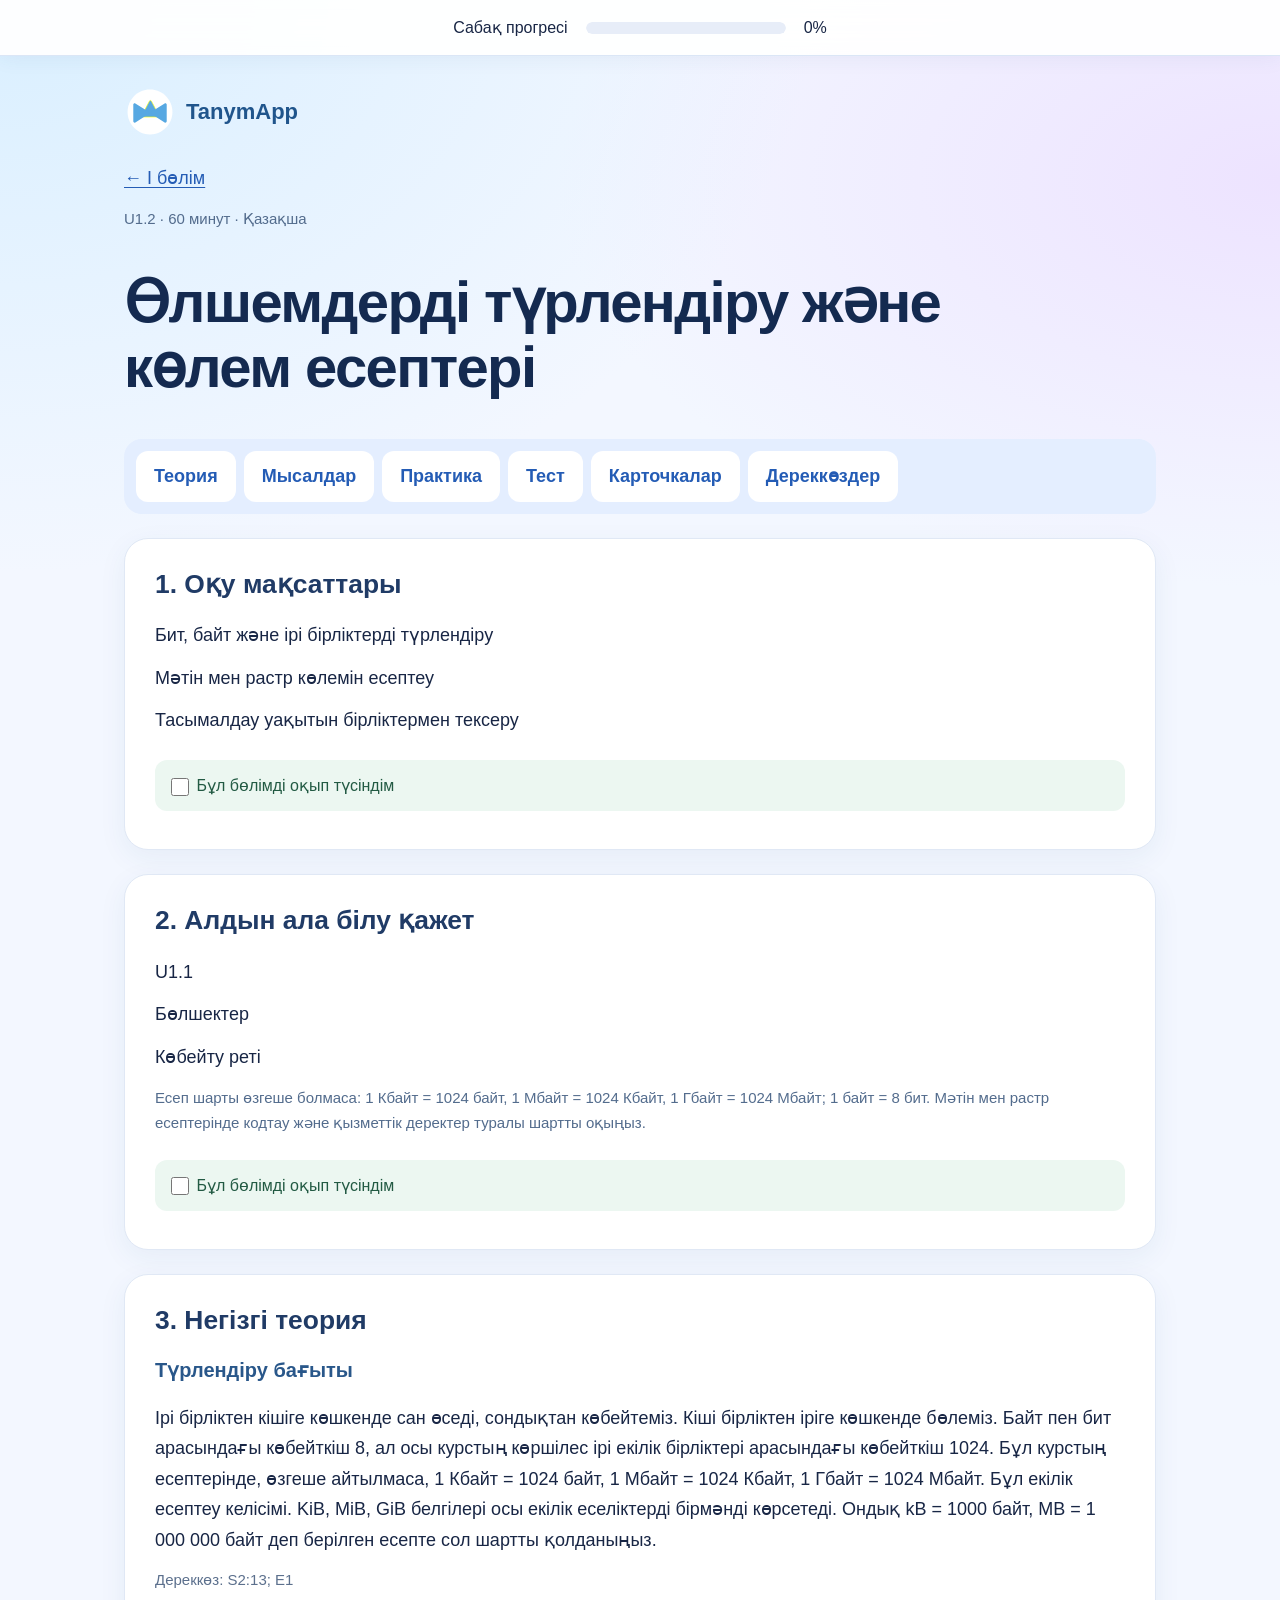
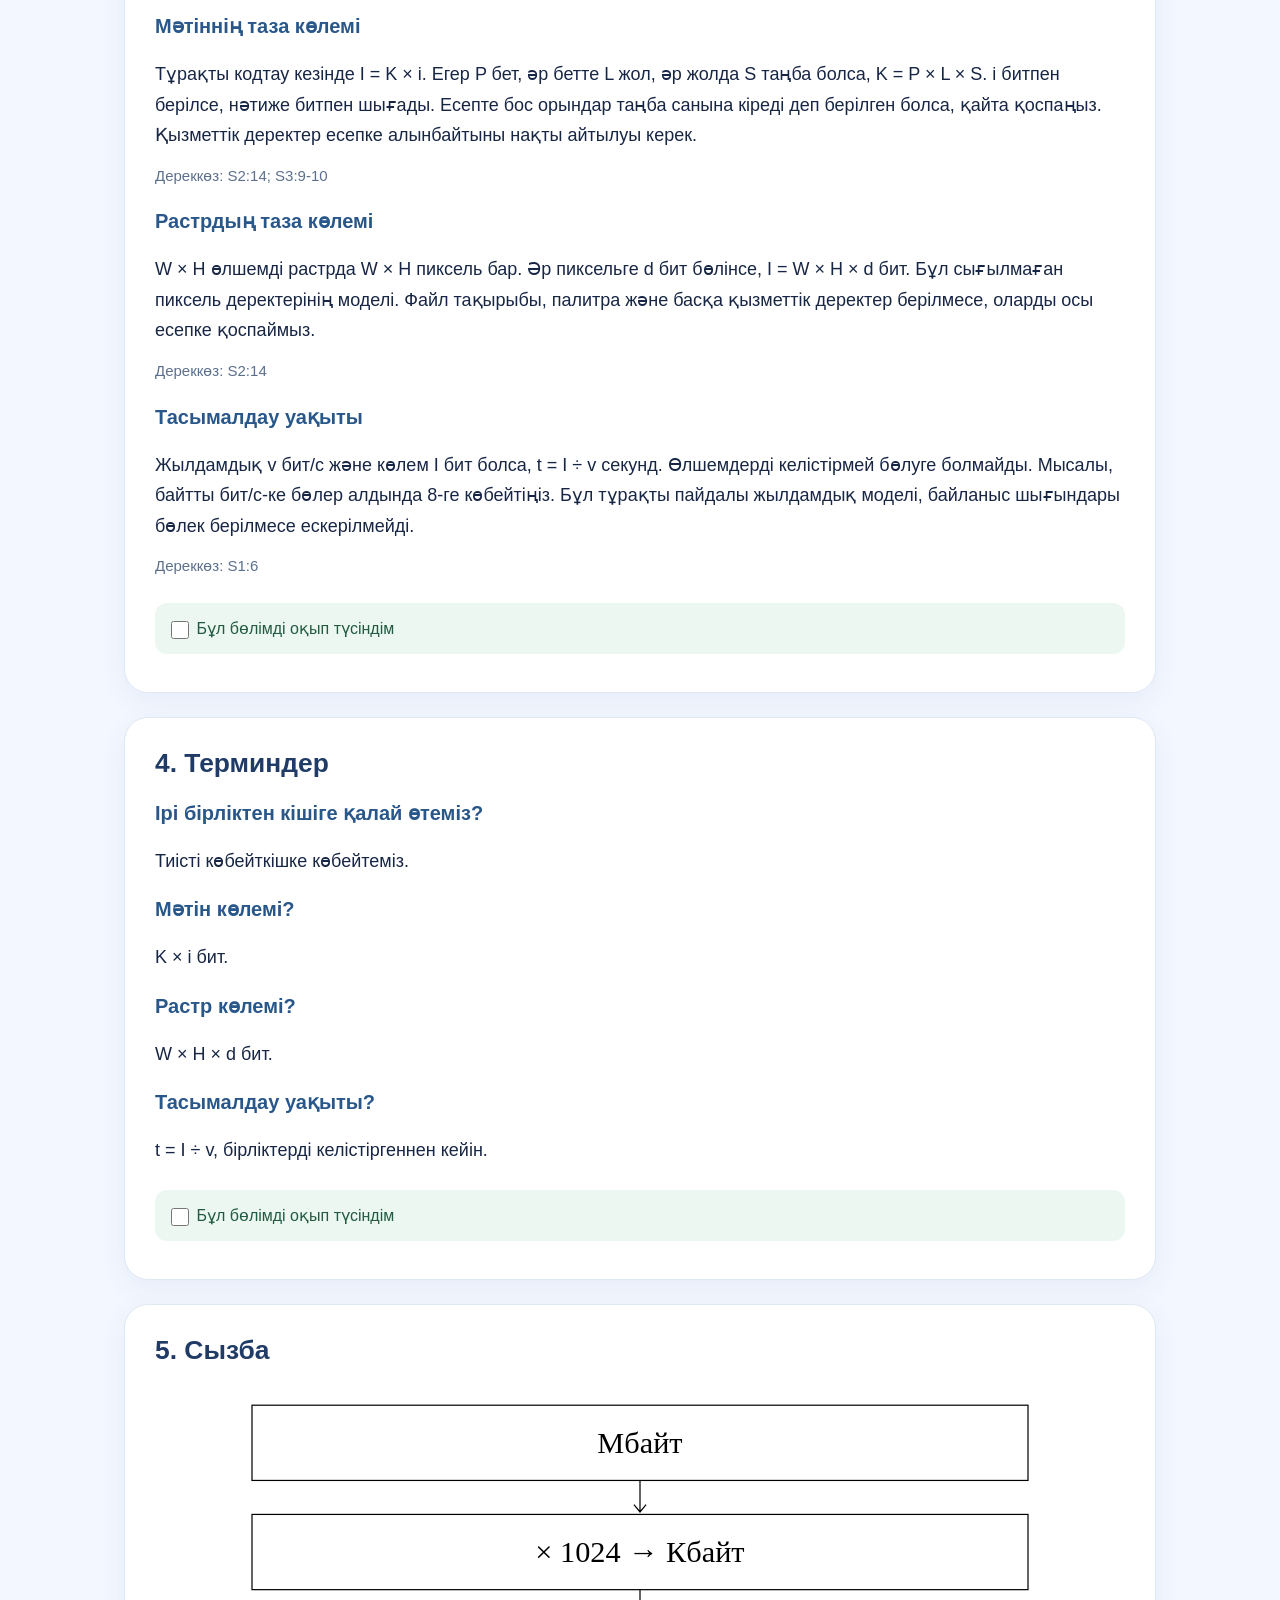
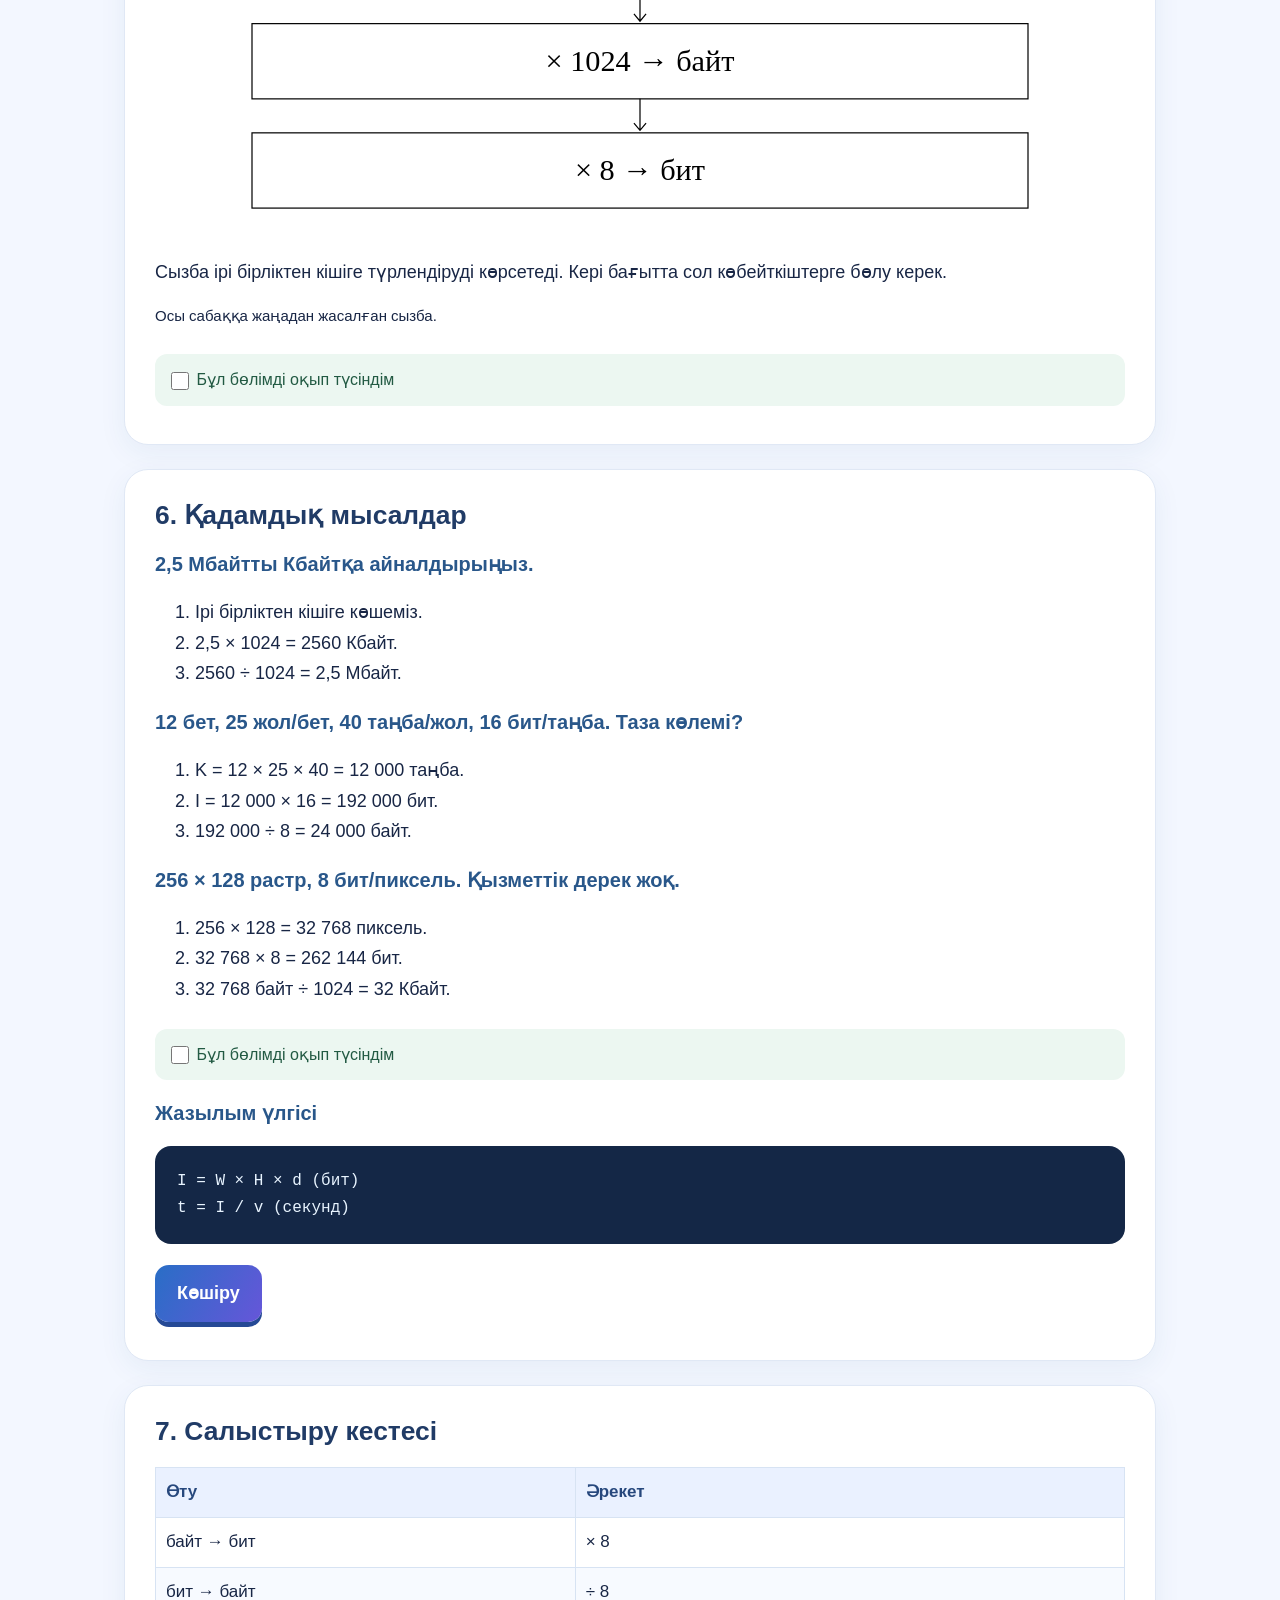
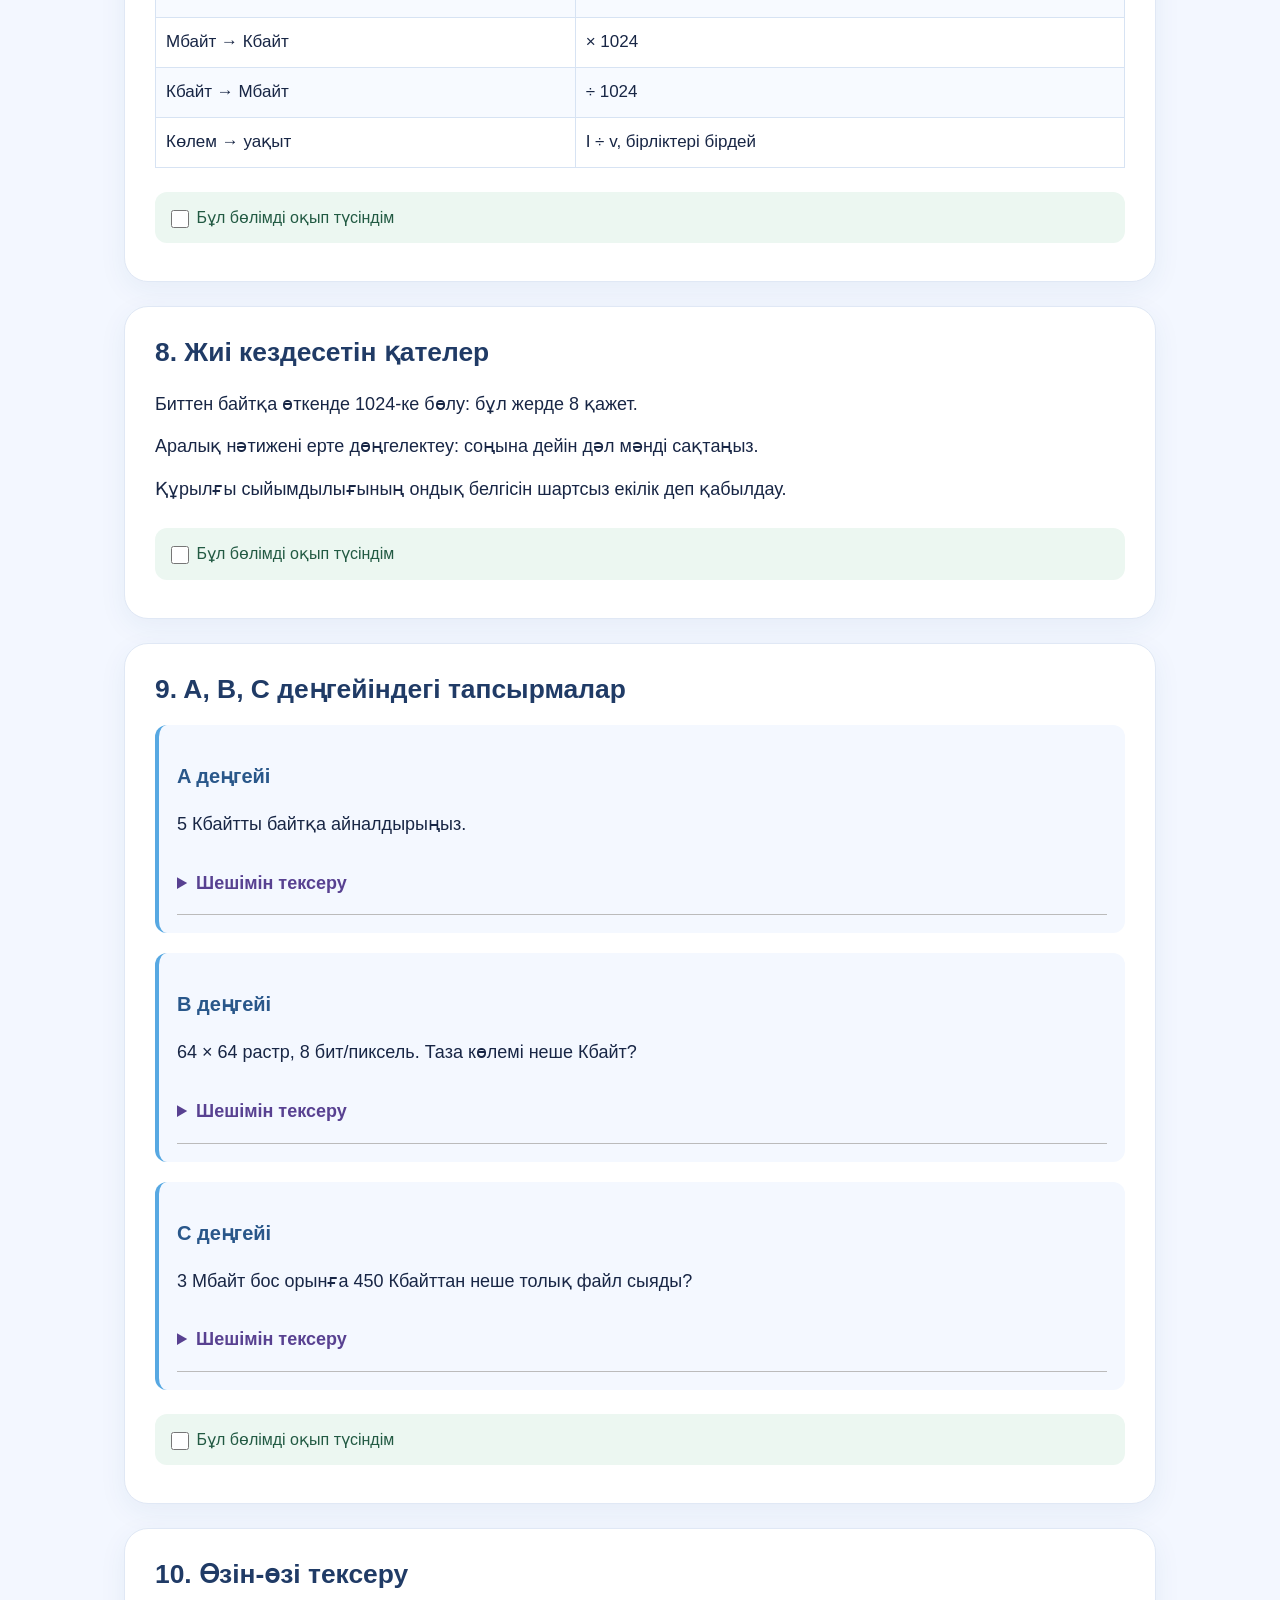
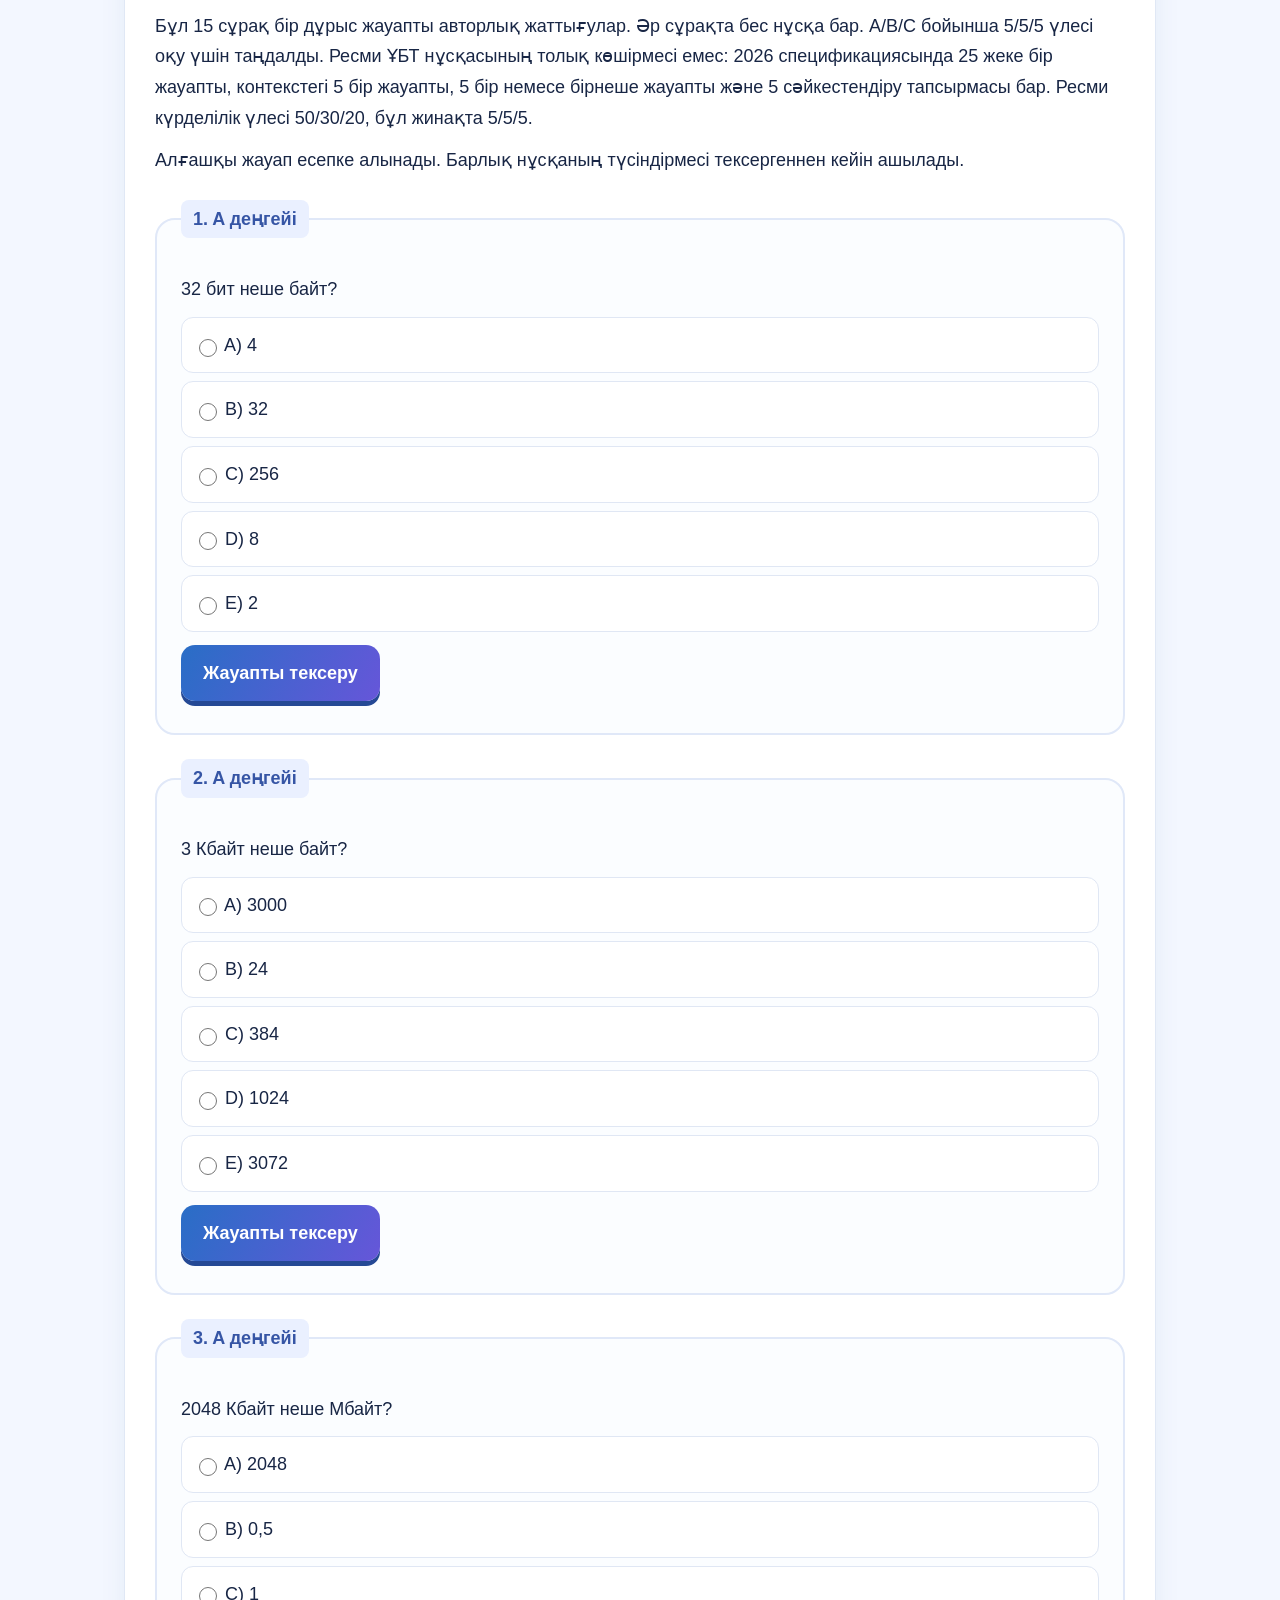
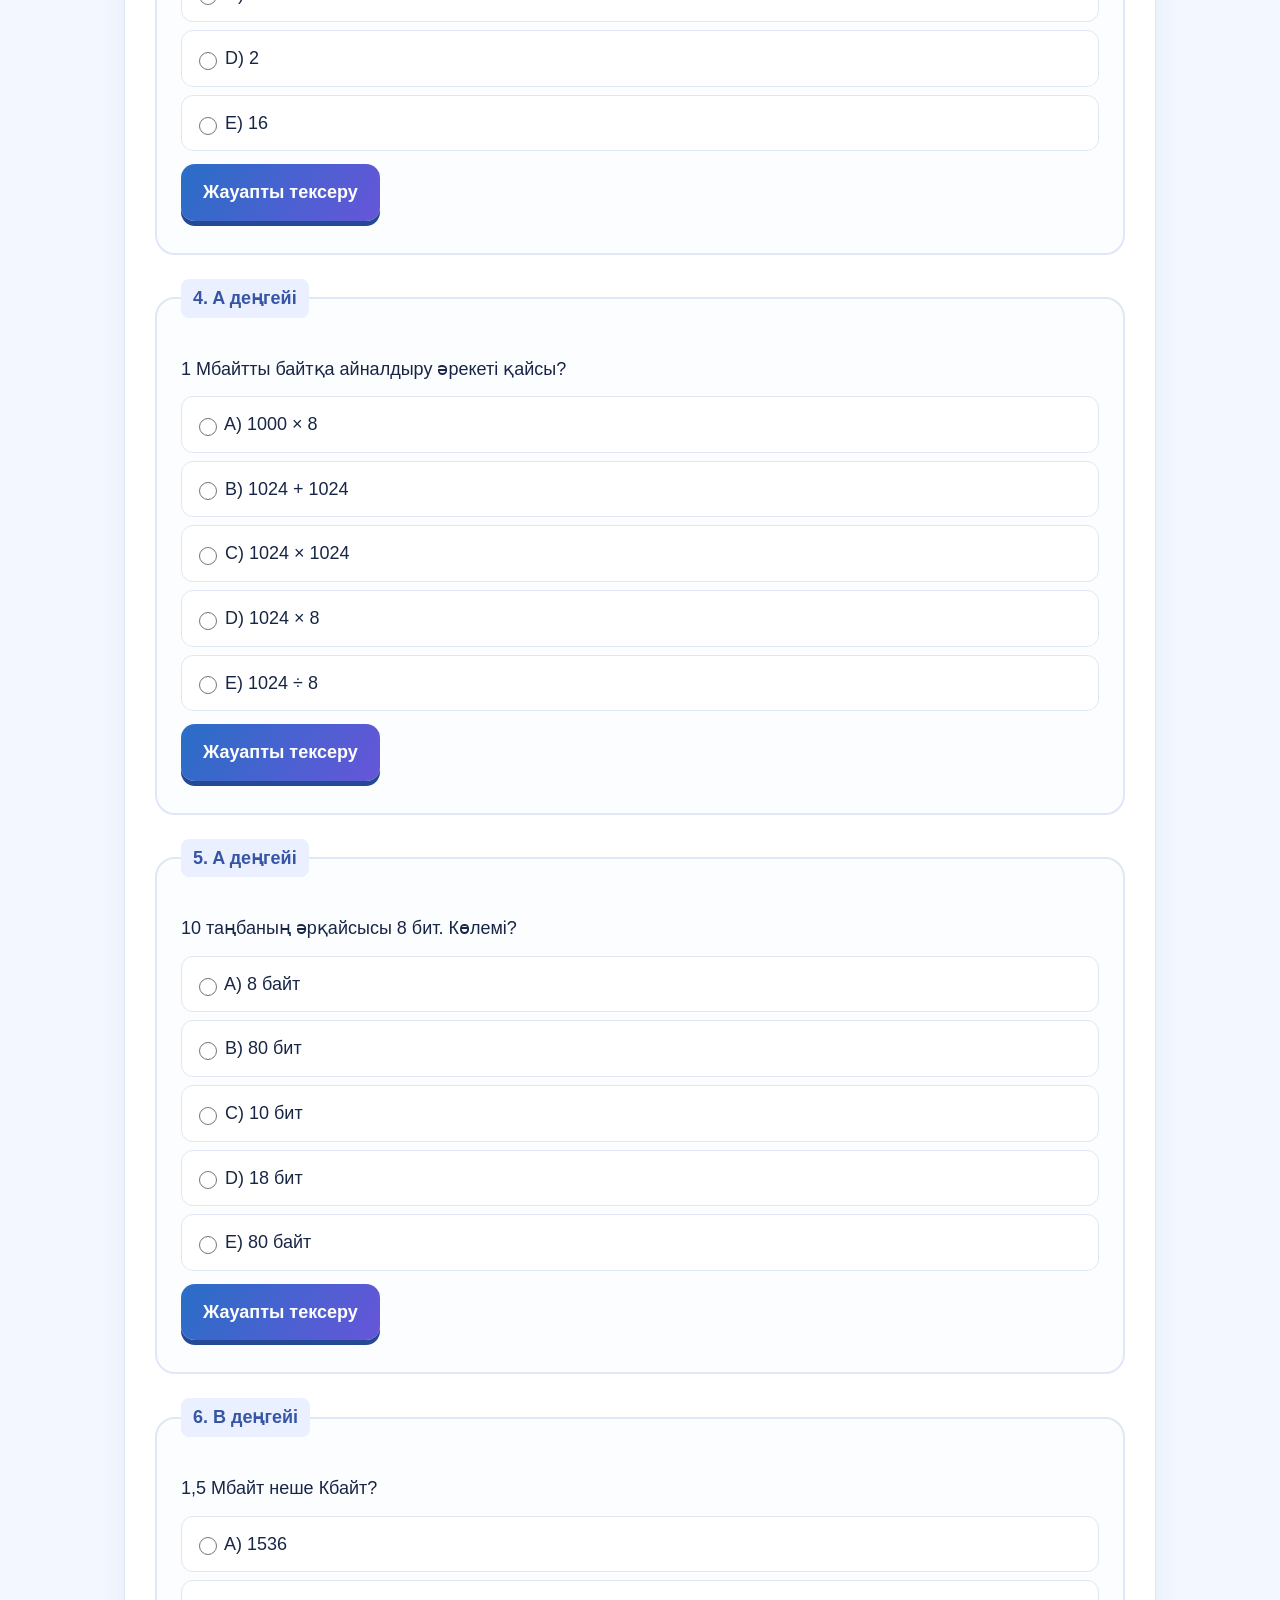
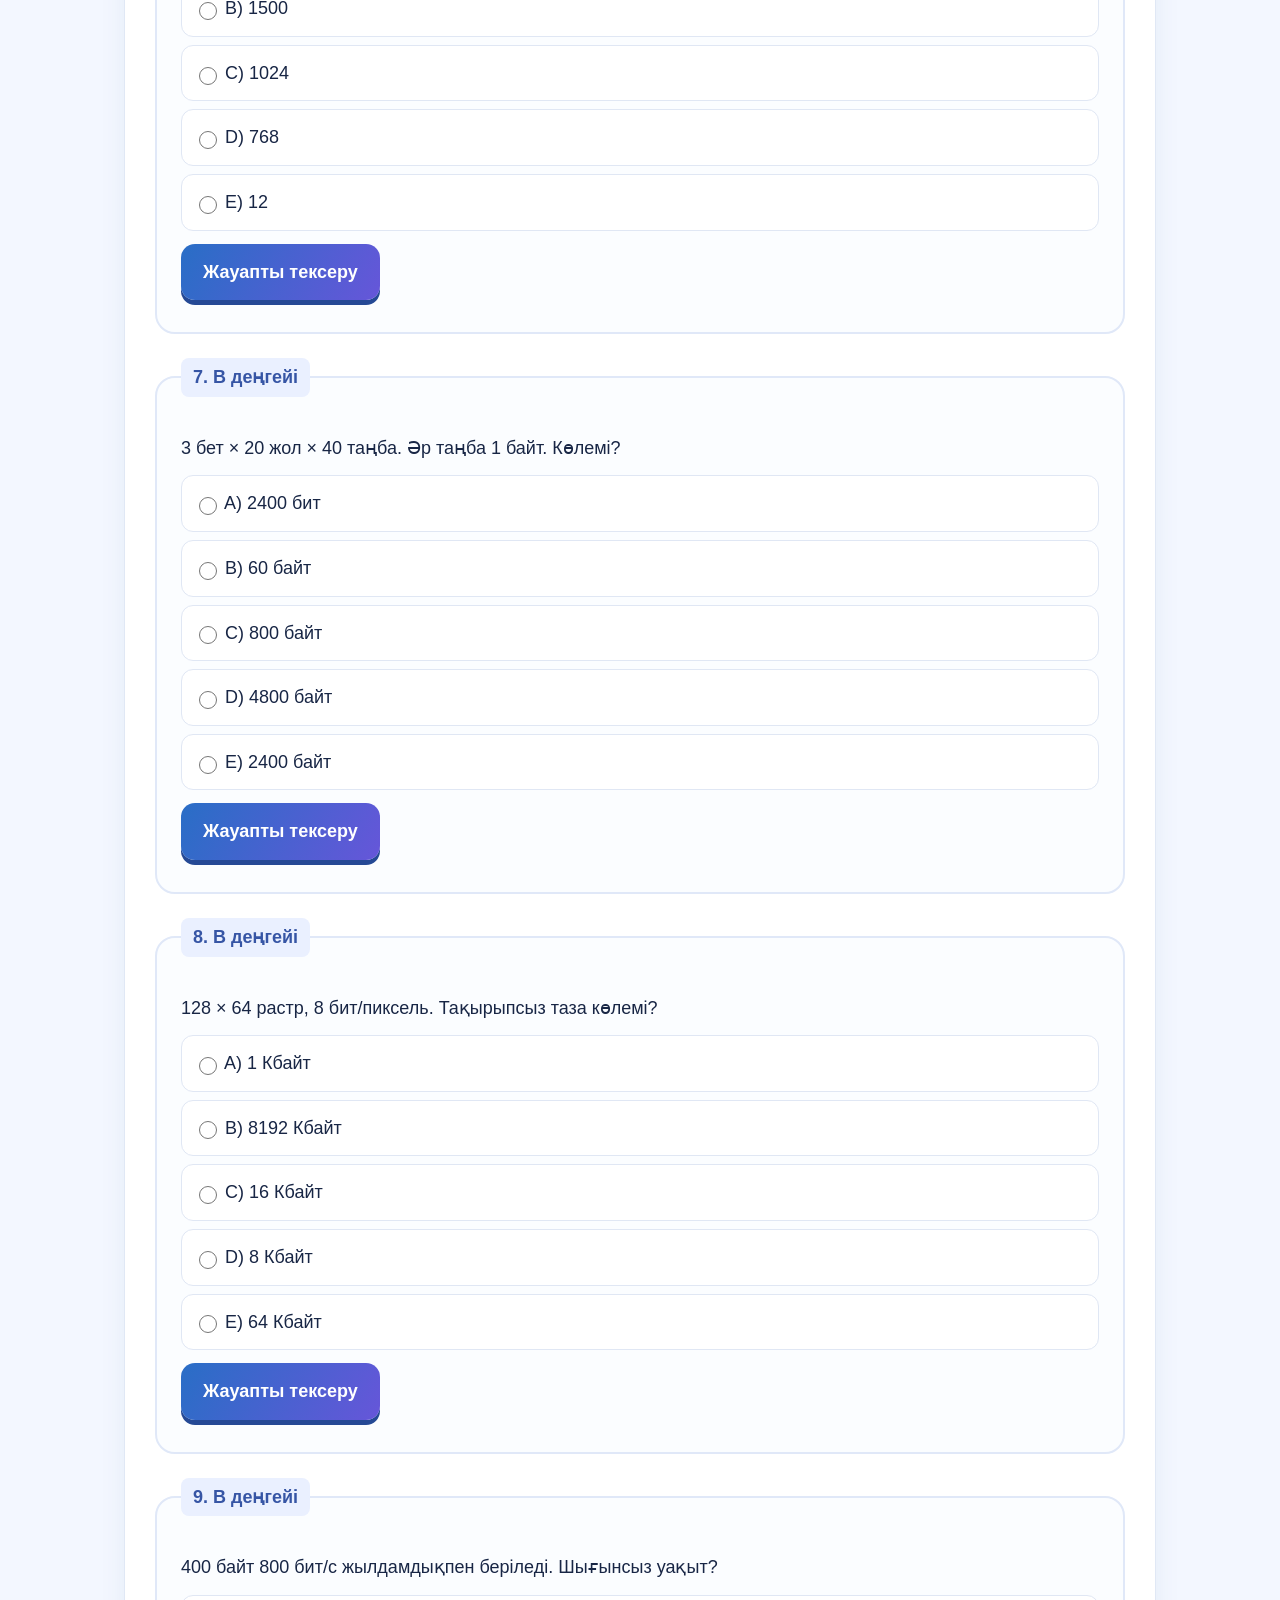
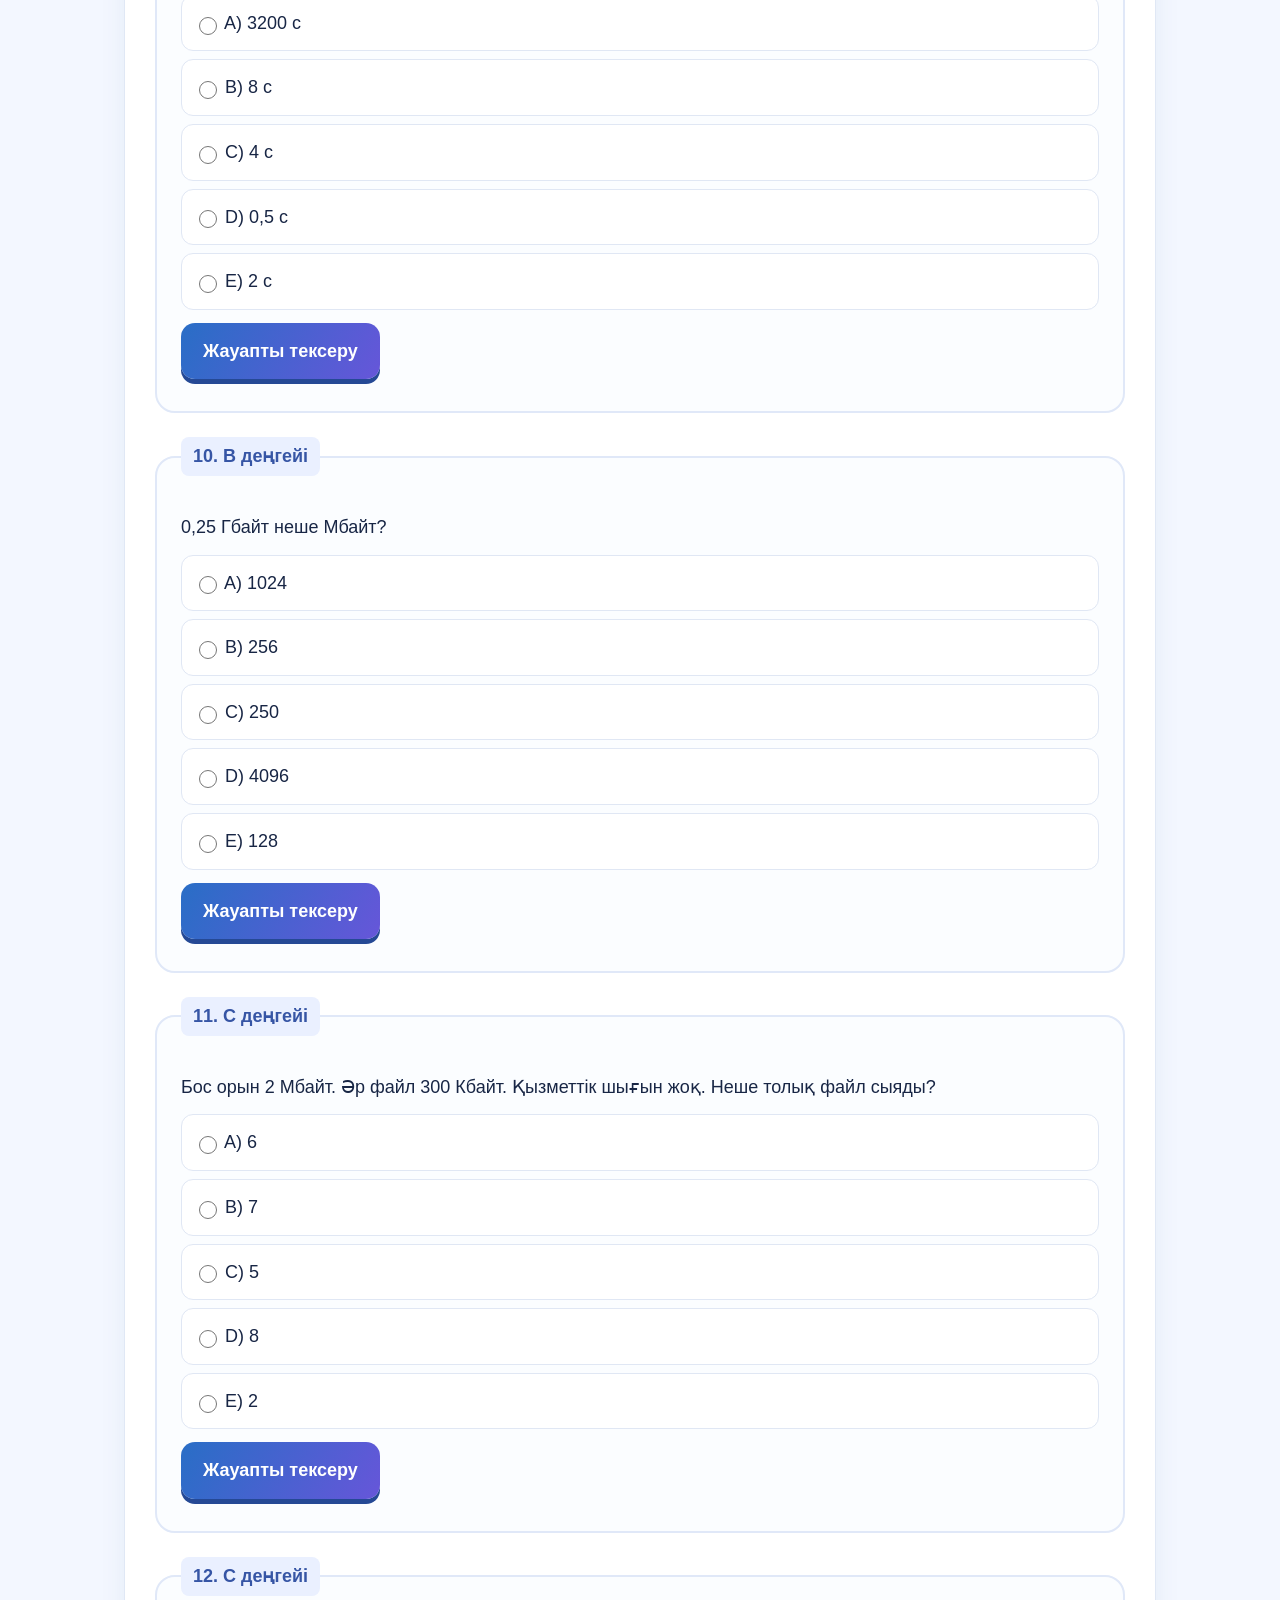
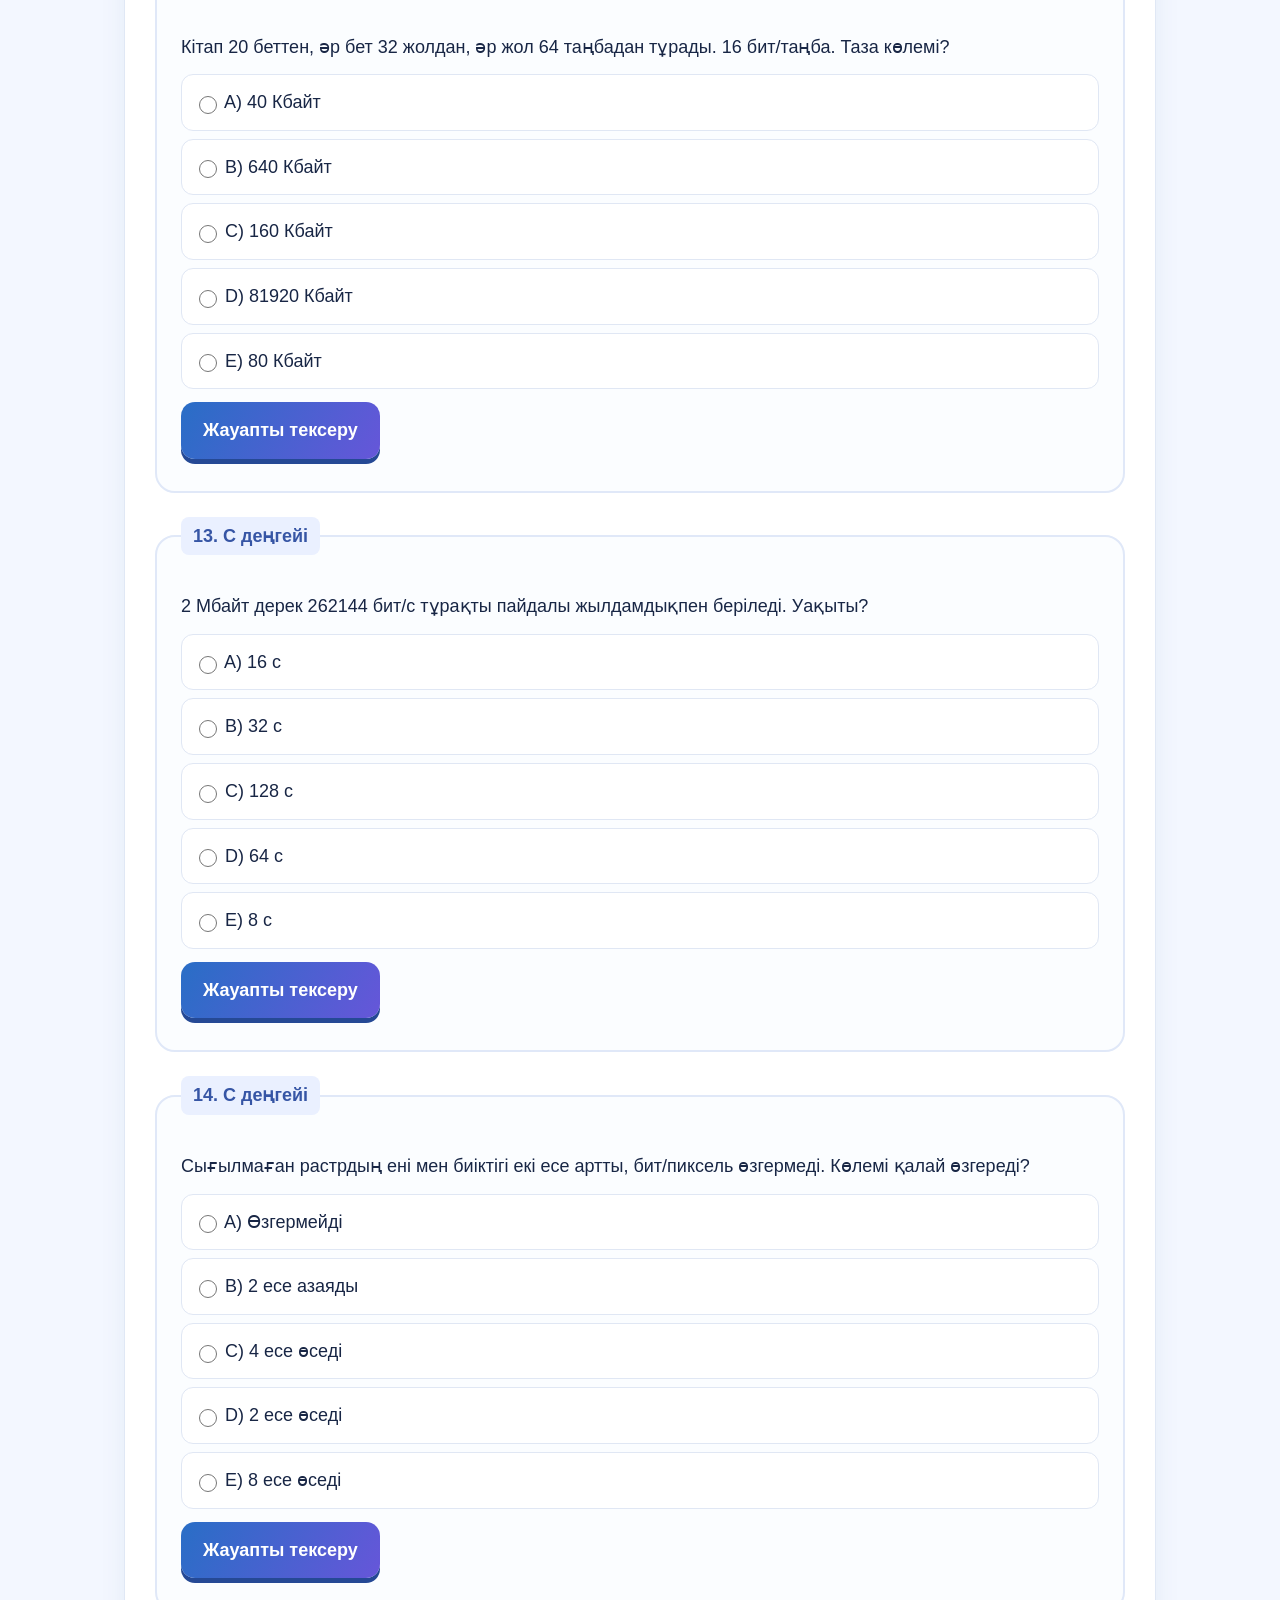
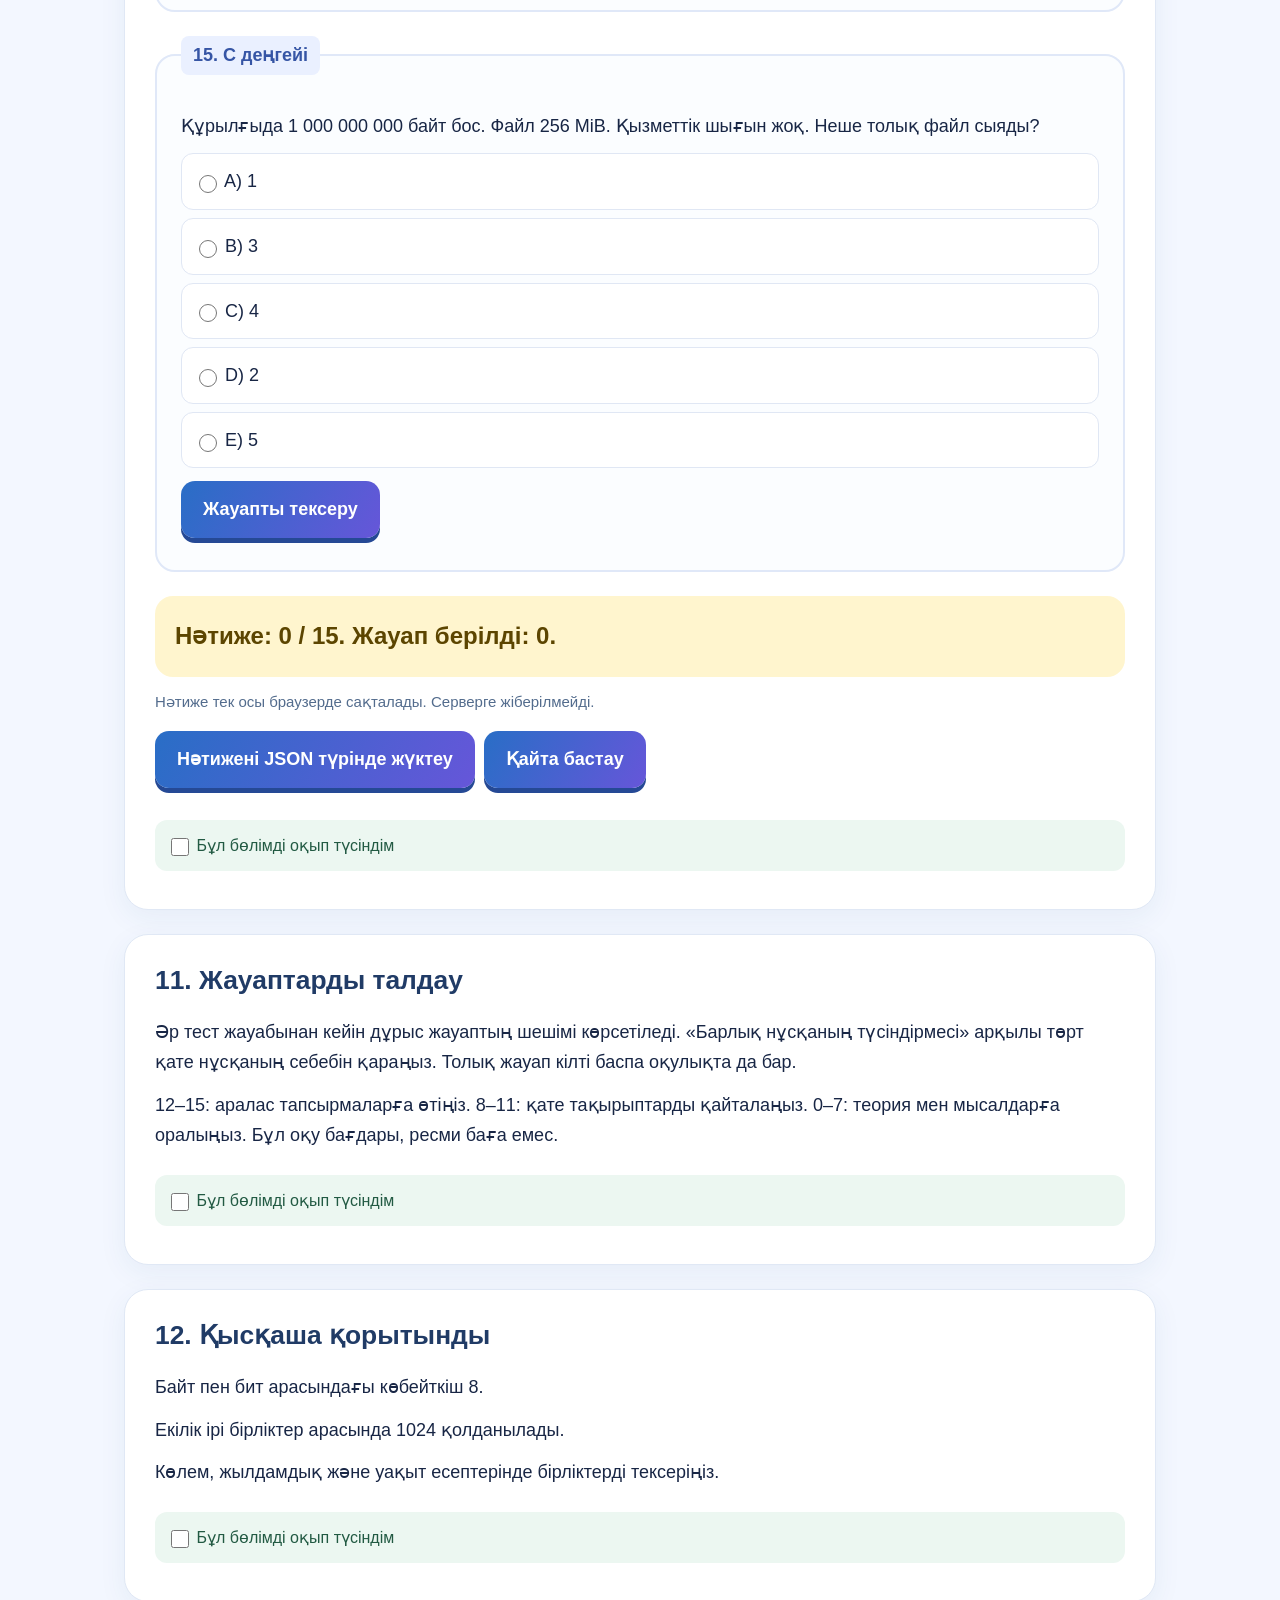
<file: 02-conversion/lesson.html>
<!doctype html><html lang="kk"><head><meta charset="utf-8"><meta name="viewport" content="width=device-width, initial-scale=1"><title>Өлшемдерді түрлендіру және көлем есептері</title><style>*{box-sizing:border-box}html{scroll-behavior:smooth}body{font-family:"Times New Roman",Times,serif;background:#fff;color:#000;font-size:20px;line-height:1.55;margin:0}main{max-width:920px;margin:auto;padding:32px 24px 80px}h1{font-size:2.3rem;line-height:1.12}h2{font-size:1.65rem;line-height:1.2;margin:0 0 20px}h3{font-size:1.25rem;line-height:1.3}p{margin:12px 0}a{color:#000;text-underline-offset:3px}nav{border-block:1px solid;padding:18px 0;display:flex;flex-wrap:wrap;gap:10px 24px}section{padding:36px 0;border-bottom:1px solid #aaa;scroll-margin-top:75px}.meta,.source,small{font-size:15px}.top{position:sticky;top:0;background:white;border-bottom:1px solid;z-index:3;padding:8px 20px;display:flex;gap:18px;align-items:center;justify-content:center;font-size:16px}progress{max-width:200px;width:30%;accent-color:#000}button{font:inherit;color:#000;background:#fff;border:1px solid;padding:8px 16px;cursor:pointer}button:hover,button:focus{background:#eee}button:disabled{cursor:default;color:#555}input{accent-color:#000}label{display:block;margin:8px 0;padding:6px}fieldset{border:1px solid #777;margin:24px 0;padding:22px;min-width:0}legend{font-weight:bold;padding:0 8px}details{border-bottom:1px solid #bbb;padding:16px 0}summary{cursor:pointer}table{border-collapse:collapse;width:100%;font-size:17px}td,th{border:1px solid;padding:10px;text-align:left;vertical-align:top}.scroll{overflow:auto}img{max-width:100%;height:auto}.feedback{margin-top:18px;border-left:3px solid;padding-left:18px}.correct{font-weight:bold}.cards{display:grid;grid-template-columns:1fr 1fr;gap:0 24px}.check{font-size:16px;margin-top:24px}.error{font-weight:bold}pre{white-space:pre-wrap;overflow-wrap:anywhere;border:1px solid;padding:16px;font-size:16px}code{font-family:"Times New Roman",serif}.practice{margin:20px 0}footer{font-size:15px;padding-top:30px}.result{font-size:24px;font-weight:bold}@media(max-width:600px){body{font-size:18px}main{padding:24px 16px 60px}h1{font-size:2rem}.cards{display:block}fieldset{padding:15px 10px}td,th{padding:7px}nav{gap:8px 18px}.top{gap:10px;padding:8px}.source{overflow-wrap:anywhere}}@media print{.top,button,.check{display:none}section{break-inside:auto}details>*{display:block}}
body{font-family:Arial,sans-serif;background:#f3f7ff;color:#182645;font-size:18px;line-height:1.7;background-image:radial-gradient(at 0% 0%,#d9efff 0,transparent 45%),radial-gradient(at 100% 20%,#ede3ff 0,transparent 40%);background-attachment:fixed}main{max-width:1080px;padding-top:30px}h1{font-size:clamp(32px,5vw,58px);letter-spacing:-1.6px;color:#142a50;max-width:900px}h2{color:#203b66}h3{color:#29578a}a{color:#245cb5}section{background:#fff;border:1px solid #e0e8f5;border-radius:24px;padding:30px;margin:24px 0;box-shadow:0 8px 28px #244b8010;scroll-margin-top:100px}nav{border:0;background:#e4eeff;border-radius:18px;padding:12px;gap:8px}nav a{border-radius:12px;background:#fff;padding:10px 18px;text-decoration:none;font-weight:700;transition:transform .2s,background .2s}nav a:hover{transform:translateY(-3px);background:#fff3bb}.top{background:#ffffffee;backdrop-filter:blur(12px);border-bottom:1px solid #dbe6f6;padding:14px;box-shadow:0 3px 20px #34568110}progress{height:12px;accent-color:#487ee9;border-radius:30px;overflow:hidden}progress::-webkit-progress-bar{background:#e7edf8;border-radius:20px}progress::-webkit-progress-value{background:linear-gradient(90deg,#57a8e2,#7265ed);border-radius:20px;transition:width .4s}button,.cta{background:linear-gradient(120deg,#296ec6,#6656d9);color:white;border:0;border-radius:14px;padding:13px 22px;font-weight:700;box-shadow:0 5px 0 #254995;transition:transform .18s,box-shadow .18s,filter .18s;display:inline-block;text-decoration:none;margin:5px 4px 8px 0}button:hover,.cta:hover{background:linear-gradient(120deg,#357fdc,#7864ef);transform:translateY(-3px);box-shadow:0 8px 0 #254995;color:#fff}button:active,.cta:active{transform:translateY(3px);box-shadow:0 2px 0 #254995}button:disabled{background:#dce7f3;color:#52647a;box-shadow:none;transform:none}button:focus-visible,a:focus-visible,summary:focus-visible,input:focus-visible{outline:3px solid #c88900;outline-offset:4px}fieldset{border:2px solid #e0e8f8;border-radius:20px;padding:24px;background:#fbfdff}legend{color:#3655a5;background:#eaf0ff;border-radius:8px;padding:4px 12px}fieldset label{border:1px solid #e0e7f4;background:#fff;border-radius:12px;padding:12px;transition:background .2s,transform .2s;cursor:pointer}fieldset label:hover{background:#eff6ff;transform:translateX(3px)}fieldset label:has(input:checked){background:#e7efff;border-color:#587dde;box-shadow:0 0 0 1px #587dde}input{accent-color:#496ed3;width:18px;height:18px;vertical-align:middle}.feedback:empty{display:none}.feedback{background:#eef4ff;border:0;border-radius:14px;padding:18px;animation:reveal .35s ease-out}.feedback details{font-size:16px}.cards details{border:1px solid #e7ddfa;border-radius:18px;padding:20px;background:#f6f1ff;margin:8px 0;transition:transform .2s}.cards details:hover{transform:translateY(-3px)}summary{font-weight:700;color:#584191}.check{background:#ecf7f1;border-radius:12px;padding:12px;color:#225a43}th{background:#eaf1ff;color:#27487d}td,th{border-color:#d7e3f3}tr:nth-child(odd) td{background:#f7faff}pre{background:#142746;color:#e8f4ff;border:0;border-radius:16px;padding:22px}code{font-family:monospace}footer{color:#576985}.meta{color:#536c8d}.source{color:#5c708d}.result{background:#fff5ce;color:#5c4500;border-radius:18px;padding:20px}.practice{background:#f4f8ff;border-left:4px solid #57a8e2;padding:18px;border-radius:12px}.brand{display:flex;align-items:center;gap:10px;font-size:22px;font-weight:800;color:#20558c;text-decoration:none;margin-bottom:25px}.brand img{width:52px;height:52px}.hero{position:relative;padding:36px 0 24px}.eyebrow{display:inline-block;padding:6px 14px;background:#fff0b5;color:#6b4f00;border-radius:30px;font-size:14px;font-weight:700}.stats{display:flex;gap:12px;flex-wrap:wrap;margin:25px 0}.stats span{padding:12px 18px;background:#fff;border:1px solid #dce7f7;border-radius:16px}.course-grid{display:grid;grid-template-columns:repeat(2,minmax(0,1fr));gap:20px}.course-grid section{margin:0;border-top:5px solid #57a8e2;transition:transform .22s,box-shadow .22s}.course-grid section:hover{transform:translateY(-6px);box-shadow:0 16px 35px #244b8020}.course-grid section:nth-child(2){border-top-color:#9180ef}.course-grid section:nth-child(3){border-top-color:#40bba2}.course-grid section:nth-child(4){border-top-color:#efad4f}.course-grid section:nth-child(5){border-top-color:#e880ad}.course-grid h2{font-size:25px;min-height:65px}.course-grid h2 a{text-decoration:none;color:inherit}.lesson-number{font-weight:800;font-size:32px;color:#4a80bf}.course-grid p{font-size:16px}@keyframes reveal{from{opacity:0;transform:translateY(8px)}to{opacity:1;transform:translateY(0)}}@media(max-width:650px){.course-grid{grid-template-columns:1fr}section{padding:20px;border-radius:18px}main{padding:20px 14px}h1{letter-spacing:-.8px}.top{font-size:13px;gap:8px}nav a{padding:9px 12px}.stats{gap:8px}.stats span{padding:10px;font-size:14px}.course-grid h2{min-height:0}}@media(prefers-reduced-motion:reduce){*,*::before,*::after{animation:none!important;transition:none!important;scroll-behavior:auto!important}}@media print{body{background:white;color:black}section{box-shadow:none;border:1px solid #ddd}.brand,.cta{display:none}}
</style></head><body><div class="top"><span>Сабақ прогресі</span><progress id="progress" max="100" value="0" aria-label="Сабақ прогресі"></progress><span id="progress-label">0%</span></div><main><a class="brand" href="../index.html"><img src="../assets/logo.svg" alt="TanymApp логотипі">TanymApp</a><a href="../index.html">← I бөлім</a><p class="meta">U1.2 · 60 минут · Қазақша</p><h1>Өлшемдерді түрлендіру және көлем есептері</h1><nav aria-label="Сабақ навигациясы"><a href="#theory">Теория</a><a href="#examples">Мысалдар</a><a href="#practice">Практика</a><a href="#selftest">Тест</a><a href="#cards">Карточкалар</a><a href="#sources">Дереккөздер</a></nav><section id="goals"><h2>1. Оқу мақсаттары</h2><p>Бит, байт және ірі бірліктерді түрлендіру</p><p>Мәтін мен растр көлемін есептеу</p><p>Тасымалдау уақытын бірліктермен тексеру</p><label class="check"><input class="read" id="read-goals" type="checkbox"> Бұл бөлімді оқып түсіндім</label></section><section id="prereq"><h2>2. Алдын ала білу қажет</h2><p>U1.1</p><p>Бөлшектер</p><p>Көбейту реті</p><p class="meta">Есеп шарты өзгеше болмаса: 1 Кбайт = 1024 байт, 1 Мбайт = 1024 Кбайт, 1 Гбайт = 1024 Мбайт; 1 байт = 8 бит. Мәтін мен растр есептерінде кодтау және қызметтік деректер туралы шартты оқыңыз.</p><label class="check"><input class="read" id="read-prereq" type="checkbox"> Бұл бөлімді оқып түсіндім</label></section><section id="theory"><h2>3. Негізгі теория</h2><h3>Түрлендіру бағыты</h3><p>Ірі бірліктен кішіге көшкенде сан өседі, сондықтан көбейтеміз. Кіші бірліктен іріге көшкенде бөлеміз. Байт пен бит арасындағы көбейткіш 8, ал осы курстың көршілес ірі екілік бірліктері арасындағы көбейткіш 1024. Бұл курстың есептерінде, өзгеше айтылмаса, 1 Кбайт = 1024 байт, 1 Мбайт = 1024 Кбайт, 1 Гбайт = 1024 Мбайт. Бұл екілік есептеу келісімі. KiB, MiB, GiB белгілері осы екілік еселіктерді бірмәнді көрсетеді. Ондық kB = 1000 байт, MB = 1 000 000 байт деп берілген есепте сол шартты қолданыңыз.</p><p class="source">Дереккөз: S2:13; E1</p><h3>Мәтіннің таза көлемі</h3><p>Тұрақты кодтау кезінде I = K × i. Егер P бет, әр бетте L жол, әр жолда S таңба болса, K = P × L × S. i битпен берілсе, нәтиже битпен шығады. Есепте бос орындар таңба санына кіреді деп берілген болса, қайта қоспаңыз. Қызметтік деректер есепке алынбайтыны нақты айтылуы керек.</p><p class="source">Дереккөз: S2:14; S3:9-10</p><h3>Растрдың таза көлемі</h3><p>W × H өлшемді растрда W × H пиксель бар. Әр пиксельге d бит бөлінсе, I = W × H × d бит. Бұл сығылмаған пиксель деректерінің моделі. Файл тақырыбы, палитра және басқа қызметтік деректер берілмесе, оларды осы есепке қоспаймыз.</p><p class="source">Дереккөз: S2:14</p><h3>Тасымалдау уақыты</h3><p>Жылдамдық v бит/с және көлем I бит болса, t = I ÷ v секунд. Өлшемдерді келістірмей бөлуге болмайды. Мысалы, байтты бит/с-ке бөлер алдында 8-ге көбейтіңіз. Бұл тұрақты пайдалы жылдамдық моделі, байланыс шығындары бөлек берілмесе ескерілмейді.</p><p class="source">Дереккөз: S1:6</p><label class="check"><input class="read" id="read-theory" type="checkbox"> Бұл бөлімді оқып түсіндім</label></section><section id="terms"><h2>4. Терминдер</h2><h3>Ірі бірліктен кішіге қалай өтеміз?</h3><p>Тиісті көбейткішке көбейтеміз.</p><h3>Мәтін көлемі?</h3><p>K × i бит.</p><h3>Растр көлемі?</h3><p>W × H × d бит.</p><h3>Тасымалдау уақыты?</h3><p>t = I ÷ v, бірліктерді келістіргеннен кейін.</p><label class="check"><input class="read" id="read-terms" type="checkbox"> Бұл бөлімді оқып түсіндім</label></section><section id="diagram"><h2>5. Сызба</h2><img src="assets/diagram.svg" alt="Сызба ірі бірліктен кішіге түрлендіруді көрсетеді. Кері бағытта сол көбейткіштерге бөлу керек."><p>Сызба ірі бірліктен кішіге түрлендіруді көрсетеді. Кері бағытта сол көбейткіштерге бөлу керек.</p><small>Осы сабаққа жаңадан жасалған сызба.</small><label class="check"><input class="read" id="read-diagram" type="checkbox"> Бұл бөлімді оқып түсіндім</label></section><section id="examples"><h2>6. Қадамдық мысалдар</h2><h3>2,5 Мбайтты Кбайтқа айналдырыңыз.</h3><ol><li>Ірі бірліктен кішіге көшеміз.</li><li>2,5 × 1024 = 2560 Кбайт.</li><li>2560 ÷ 1024 = 2,5 Мбайт.</li></ol><h3>12 бет, 25 жол/бет, 40 таңба/жол, 16 бит/таңба. Таза көлемі?</h3><ol><li>K = 12 × 25 × 40 = 12 000 таңба.</li><li>I = 12 000 × 16 = 192 000 бит.</li><li>192 000 ÷ 8 = 24 000 байт.</li></ol><h3>256 × 128 растр, 8 бит/пиксель. Қызметтік дерек жоқ.</h3><ol><li>256 × 128 = 32 768 пиксель.</li><li>32 768 × 8 = 262 144 бит.</li><li>32 768 байт ÷ 1024 = 32 Кбайт.</li></ol><label class="check"><input class="read" id="read-examples" type="checkbox"> Бұл бөлімді оқып түсіндім</label><h3>Жазылым үлгісі</h3><pre><code id="copy-example">I = W × H × d (бит)
t = I / v (секунд)</code></pre><button type="button" data-copy="copy-example">Көшіру</button></section><section id="comparison"><h2>7. Салыстыру кестесі</h2><div class="scroll"><table><tr><th>Өту</th><th>Әрекет</th></tr><tr><td>байт → бит</td><td>× 8</td></tr><tr><td>бит → байт</td><td>÷ 8</td></tr><tr><td>Мбайт → Кбайт</td><td>× 1024</td></tr><tr><td>Кбайт → Мбайт</td><td>÷ 1024</td></tr><tr><td>Көлем → уақыт</td><td>I ÷ v, бірліктері бірдей</td></tr></table></div><label class="check"><input class="read" id="read-comparison" type="checkbox"> Бұл бөлімді оқып түсіндім</label></section><section id="mistakes"><h2>8. Жиі кездесетін қателер</h2><p>Биттен байтқа өткенде 1024-ке бөлу: бұл жерде 8 қажет.</p><p>Аралық нәтижені ерте дөңгелектеу: соңына дейін дәл мәнді сақтаңыз.</p><p>Құрылғы сыйымдылығының ондық белгісін шартсыз екілік деп қабылдау.</p><label class="check"><input class="read" id="read-mistakes" type="checkbox"> Бұл бөлімді оқып түсіндім</label></section><section id="practice"><h2>9. A, B, C деңгейіндегі тапсырмалар</h2><div class="practice"><h3>A деңгейі</h3><p>5 Кбайтты байтқа айналдырыңыз.</p><details><summary>Шешімін тексеру</summary><p>5 × 1024 = 5120 байт.</p></details></div><div class="practice"><h3>B деңгейі</h3><p>64 × 64 растр, 8 бит/пиксель. Таза көлемі неше Кбайт?</p><details><summary>Шешімін тексеру</summary><p>64 × 64 × 8 ÷ 8 = 4096 байт = 4 Кбайт.</p></details></div><div class="practice"><h3>C деңгейі</h3><p>3 Мбайт бос орынға 450 Кбайттан неше толық файл сыяды?</p><details><summary>Шешімін тексеру</summary><p>3072 ÷ 450: 6 толық файл. 7 × 450 = 3150 Кбайт, сыймайды.</p></details></div><label class="check"><input class="read" id="read-practice" type="checkbox"> Бұл бөлімді оқып түсіндім</label></section><section id="selftest"><h2>10. Өзін-өзі тексеру</h2><p>Бұл 15 сұрақ бір дұрыс жауапты авторлық жаттығулар. Әр сұрақта бес нұсқа бар. A/B/C бойынша 5/5/5 үлесі оқу үшін таңдалды. Ресми ҰБТ нұсқасының толық көшірмесі емес: 2026 спецификациясында 25 жеке бір жауапты, контекстегі 5 бір жауапты, 5 бір немесе бірнеше жауапты және 5 сәйкестендіру тапсырмасы бар. Ресми күрделілік үлесі 50/30/20, бұл жинақта 5/5/5.</p><p>Алғашқы жауап есепке алынады. Барлық нұсқаның түсіндірмесі тексергеннен кейін ашылады.</p><div id="quiz"></div><p id="score" class="result" aria-live="polite"></p><p id="storage" class="meta"></p><button id="export-result">Нәтижені JSON түрінде жүктеу</button> <button id="reset">Қайта бастау</button><label class="check"><input class="read" id="read-selftest" type="checkbox"> Бұл бөлімді оқып түсіндім</label></section><section id="answers"><h2>11. Жауаптарды талдау</h2><p>Әр тест жауабынан кейін дұрыс жауаптың шешімі көрсетіледі. «Барлық нұсқаның түсіндірмесі» арқылы төрт қате нұсқаның себебін қараңыз. Толық жауап кілті баспа оқулықта да бар.</p><p>12–15: аралас тапсырмаларға өтіңіз. 8–11: қате тақырыптарды қайталаңыз. 0–7: теория мен мысалдарға оралыңыз. Бұл оқу бағдары, ресми баға емес.</p><label class="check"><input class="read" id="read-answers" type="checkbox"> Бұл бөлімді оқып түсіндім</label></section><section id="summary"><h2>12. Қысқаша қорытынды</h2><p>Байт пен бит арасындағы көбейткіш 8.</p><p>Екілік ірі бірліктер арасында 1024 қолданылады.</p><p>Көлем, жылдамдық және уақыт есептерінде бірліктерді тексеріңіз.</p><label class="check"><input class="read" id="read-summary" type="checkbox"> Бұл бөлімді оқып түсіндім</label></section><section id="cards"><h2>13. Қайталау карточкалары</h2><div class="cards"><details><summary>Ірі бірліктен кішіге қалай өтеміз?</summary><p>Тиісті көбейткішке көбейтеміз.</p></details><details><summary>Мәтін көлемі?</summary><p>K × i бит.</p></details><details><summary>Растр көлемі?</summary><p>W × H × d бит.</p></details><details><summary>Тасымалдау уақыты?</summary><p>t = I ÷ v, бірліктерді келістіргеннен кейін.</p></details></div><label class="check"><input class="read" id="read-cards" type="checkbox"> Бұл бөлімді оқып түсіндім</label></section><section id="sources"><h2>14. Дереккөздер</h2><p>S1. Р.А. Қадырқұлов, Ә.Д. Рысқұлбекова, Г.К. Нұрмұханбетова. Алматыкітап, 2023. 1.pdf, беттер: 6.</p><p>S2. С.Т. Мұхамбетжанова, А.С. Тен, Л.Г. Дедмедова. Атамұра, 2021. 2.pdf, беттер: 13, 14.</p><p>S3. Г.И. Салғарева, А.С. Маханова, Л.А. Расина. Арман-ПВ, 2021. 3.pdf, беттер: 9, 10, 14, 15.</p><p><a href="https://physics.nist.gov/cuu/Units/binary.html">NIST: Binary prefixes</a>: Екілік және ондық еселіктерді ажырату</p><p><a href="https://www.unicode.org/faq/utf_bom.html">Unicode FAQ: UTF-8, UTF-16, UTF-32</a>: Бір таңба әрдайым бір байт емес</p><p><a href="https://new.testcenter.kz/wp-content/uploads/2025/10/28_Информатика_каз.pdf">ҰТО: 2026 информатика спецификациясы</a>: Ресми тапсырма түрлері мен күрделілік үлесі</p><p>Түсіндірмелер, тапсырмалар және сызба жаңадан жасалды. Оқулық суреттері көшірілген жоқ. Толық шығу тегі: <a href="sources.json">sources.json</a>.</p><label class="check"><input class="read" id="read-sources" type="checkbox"> Бұл бөлімді оқып түсіндім</label></section><footer><p><a href="lesson.pptx">Презентация</a> · <a href="lesson.pdf">Слайдтар PDF</a> · <a href="textbook.pdf">Оқулық PDF</a> · <a href="teacher_guide.pdf">Мұғалім нұсқаулығы</a></p><p>Серверлік сақтау қосылмаған.</p></footer></main><script id="lesson-data" type="application/json">{"code": "U1.2", "slug": "02-conversion", "title": "Өлшемдерді түрлендіру және көлем есептері", "goals": ["Бит, байт және ірі бірліктерді түрлендіру", "Мәтін мен растр көлемін есептеу", "Тасымалдау уақытын бірліктермен тексеру"], "prerequisites": ["U1.1", "Бөлшектер", "Көбейту реті"], "sections": [{"title": "Түрлендіру бағыты", "text": "Ірі бірліктен кішіге көшкенде сан өседі, сондықтан көбейтеміз. Кіші бірліктен іріге көшкенде бөлеміз. Байт пен бит арасындағы көбейткіш 8, ал осы курстың көршілес ірі екілік бірліктері арасындағы көбейткіш 1024. Бұл курстың есептерінде, өзгеше айтылмаса, 1 Кбайт = 1024 байт, 1 Мбайт = 1024 Кбайт, 1 Гбайт = 1024 Мбайт. Бұл екілік есептеу келісімі. KiB, MiB, GiB белгілері осы екілік еселіктерді бірмәнді көрсетеді. Ондық kB = 1000 байт, MB = 1 000 000 байт деп берілген есепте сол шартты қолданыңыз.", "source": "S2:13; E1"}, {"title": "Мәтіннің таза көлемі", "text": "Тұрақты кодтау кезінде I = K × i. Егер P бет, әр бетте L жол, әр жолда S таңба болса, K = P × L × S. i битпен берілсе, нәтиже битпен шығады. Есепте бос орындар таңба санына кіреді деп берілген болса, қайта қоспаңыз. Қызметтік деректер есепке алынбайтыны нақты айтылуы керек.", "source": "S2:14; S3:9-10"}, {"title": "Растрдың таза көлемі", "text": "W × H өлшемді растрда W × H пиксель бар. Әр пиксельге d бит бөлінсе, I = W × H × d бит. Бұл сығылмаған пиксель деректерінің моделі. Файл тақырыбы, палитра және басқа қызметтік деректер берілмесе, оларды осы есепке қоспаймыз.", "source": "S2:14"}, {"title": "Тасымалдау уақыты", "text": "Жылдамдық v бит/с және көлем I бит болса, t = I ÷ v секунд. Өлшемдерді келістірмей бөлуге болмайды. Мысалы, байтты бит/с-ке бөлер алдында 8-ге көбейтіңіз. Бұл тұрақты пайдалы жылдамдық моделі, байланыс шығындары бөлек берілмесе ескерілмейді.", "source": "S1:6"}], "table": [["Өту", "Әрекет"], ["байт → бит", "× 8"], ["бит → байт", "÷ 8"], ["Мбайт → Кбайт", "× 1024"], ["Кбайт → Мбайт", "÷ 1024"], ["Көлем → уақыт", "I ÷ v, бірліктері бірдей"]], "examples": [{"question": "2,5 Мбайтты Кбайтқа айналдырыңыз.", "steps": ["Ірі бірліктен кішіге көшеміз.", "2,5 × 1024 = 2560 Кбайт.", "2560 ÷ 1024 = 2,5 Мбайт."]}, {"question": "12 бет, 25 жол/бет, 40 таңба/жол, 16 бит/таңба. Таза көлемі?", "steps": ["K = 12 × 25 × 40 = 12 000 таңба.", "I = 12 000 × 16 = 192 000 бит.", "192 000 ÷ 8 = 24 000 байт."]}, {"question": "256 × 128 растр, 8 бит/пиксель. Қызметтік дерек жоқ.", "steps": ["256 × 128 = 32 768 пиксель.", "32 768 × 8 = 262 144 бит.", "32 768 байт ÷ 1024 = 32 Кбайт."]}], "errors": ["Биттен байтқа өткенде 1024-ке бөлу: бұл жерде 8 қажет.", "Аралық нәтижені ерте дөңгелектеу: соңына дейін дәл мәнді сақтаңыз.", "Құрылғы сыйымдылығының ондық белгісін шартсыз екілік деп қабылдау."], "cards": [["Ірі бірліктен кішіге қалай өтеміз?", "Тиісті көбейткішке көбейтеміз."], ["Мәтін көлемі?", "K × i бит."], ["Растр көлемі?", "W × H × d бит."], ["Тасымалдау уақыты?", "t = I ÷ v, бірліктерді келістіргеннен кейін."]], "references": {"S1": [6], "S2": [13, 14], "S3": [9, 10, 14, 15]}, "diagram": ["Мбайт", "× 1024 → Кбайт", "× 1024 → байт", "× 8 → бит"], "quiz": [{"id": "U1.2-01", "level": "A", "topic_code": "U1.2", "skill": "Биттен байтқа", "question": "32 бит неше байт?", "options": ["4", "32", "256", "8", "2"], "answer_index": 0, "correct_answer": "A", "explanation": "32 ÷ 8 = 4 байт.", "option_explanations": ["32 ÷ 8 = 4 байт.", "«32» есептің шартын қанағаттандырмайды. 32 ÷ 8 = 4 байт.", "«256» есептің шартын қанағаттандырмайды. 32 ÷ 8 = 4 байт.", "«8» есептің шартын қанағаттандырмайды. 32 ÷ 8 = 4 байт.", "«2» есептің шартын қанағаттандырмайды. 32 ÷ 8 = 4 байт."]}, {"id": "U1.2-02", "level": "A", "topic_code": "U1.2", "skill": "Кбайттан байтқа", "question": "3 Кбайт неше байт?", "options": ["3000", "24", "384", "1024", "3072"], "answer_index": 4, "correct_answer": "E", "explanation": "3 × 1024 = 3072 байт.", "option_explanations": ["«3000» есептің шартын қанағаттандырмайды. 3 × 1024 = 3072 байт.", "«24» есептің шартын қанағаттандырмайды. 3 × 1024 = 3072 байт.", "«384» есептің шартын қанағаттандырмайды. 3 × 1024 = 3072 байт.", "«1024» есептің шартын қанағаттандырмайды. 3 × 1024 = 3072 байт.", "3 × 1024 = 3072 байт."]}, {"id": "U1.2-03", "level": "A", "topic_code": "U1.2", "skill": "Мбайтқа өту", "question": "2048 Кбайт неше Мбайт?", "options": ["2048", "0,5", "1", "2", "16"], "answer_index": 3, "correct_answer": "D", "explanation": "2048 ÷ 1024 = 2 Мбайт.", "option_explanations": ["«2048» есептің шартын қанағаттандырмайды. 2048 ÷ 1024 = 2 Мбайт.", "«0,5» есептің шартын қанағаттандырмайды. 2048 ÷ 1024 = 2 Мбайт.", "«1» есептің шартын қанағаттандырмайды. 2048 ÷ 1024 = 2 Мбайт.", "2048 ÷ 1024 = 2 Мбайт.", "«16» есептің шартын қанағаттандырмайды. 2048 ÷ 1024 = 2 Мбайт."]}, {"id": "U1.2-04", "level": "A", "topic_code": "U1.2", "skill": "Сатыларды тану", "question": "1 Мбайтты байтқа айналдыру әрекеті қайсы?", "options": ["1000 × 8", "1024 + 1024", "1024 × 1024", "1024 × 8", "1024 ÷ 8"], "answer_index": 2, "correct_answer": "C", "explanation": "Екі саты бар: Мбайттан Кбайтқа және Кбайттан байтқа. Екеуінде де 1024-ке көбейтеміз.", "option_explanations": ["«1000 × 8» есептің шартын қанағаттандырмайды. Екі саты бар: Мбайттан Кбайтқа және Кбайттан байтқа. Екеуінде де 1024-ке көбейтеміз.", "«1024 + 1024» есептің шартын қанағаттандырмайды. Екі саты бар: Мбайттан Кбайтқа және Кбайттан байтқа. Екеуінде де 1024-ке көбейтеміз.", "Екі саты бар: Мбайттан Кбайтқа және Кбайттан байтқа. Екеуінде де 1024-ке көбейтеміз.", "«1024 × 8» есептің шартын қанағаттандырмайды. Екі саты бар: Мбайттан Кбайтқа және Кбайттан байтқа. Екеуінде де 1024-ке көбейтеміз.", "«1024 ÷ 8» есептің шартын қанағаттандырмайды. Екі саты бар: Мбайттан Кбайтқа және Кбайттан байтқа. Екеуінде де 1024-ке көбейтеміз."]}, {"id": "U1.2-05", "level": "A", "topic_code": "U1.2", "skill": "Таза мәтін көлемі", "question": "10 таңбаның әрқайсысы 8 бит. Көлемі?", "options": ["8 байт", "80 бит", "10 бит", "18 бит", "80 байт"], "answer_index": 1, "correct_answer": "B", "explanation": "10 × 8 = 80 бит = 10 байт.", "option_explanations": ["«8 байт» есептің шартын қанағаттандырмайды. 10 × 8 = 80 бит = 10 байт.", "10 × 8 = 80 бит = 10 байт.", "«10 бит» есептің шартын қанағаттандырмайды. 10 × 8 = 80 бит = 10 байт.", "«18 бит» есептің шартын қанағаттандырмайды. 10 × 8 = 80 бит = 10 байт.", "«80 байт» есептің шартын қанағаттандырмайды. 10 × 8 = 80 бит = 10 байт."]}, {"id": "U1.2-06", "level": "B", "topic_code": "U1.2", "skill": "Бөлшек көлем", "question": "1,5 Мбайт неше Кбайт?", "options": ["1536", "1500", "1024", "768", "12"], "answer_index": 0, "correct_answer": "A", "explanation": "1,5 × 1024 = 1536 Кбайт.", "option_explanations": ["1,5 × 1024 = 1536 Кбайт.", "«1500» есептің шартын қанағаттандырмайды. 1,5 × 1024 = 1536 Кбайт.", "«1024» есептің шартын қанағаттандырмайды. 1,5 × 1024 = 1536 Кбайт.", "«768» есептің шартын қанағаттандырмайды. 1,5 × 1024 = 1536 Кбайт.", "«12» есептің шартын қанағаттандырмайды. 1,5 × 1024 = 1536 Кбайт."]}, {"id": "U1.2-07", "level": "B", "topic_code": "U1.2", "skill": "Мәтін моделі", "question": "3 бет × 20 жол × 40 таңба. Әр таңба 1 байт. Көлемі?", "options": ["2400 бит", "60 байт", "800 байт", "4800 байт", "2400 байт"], "answer_index": 4, "correct_answer": "E", "explanation": "3 × 20 × 40 = 2400 таңба. 1 байт/таңба болса, 2400 байт.", "option_explanations": ["«2400 бит» есептің шартын қанағаттандырмайды. 3 × 20 × 40 = 2400 таңба. 1 байт/таңба болса, 2400 байт.", "«60 байт» есептің шартын қанағаттандырмайды. 3 × 20 × 40 = 2400 таңба. 1 байт/таңба болса, 2400 байт.", "«800 байт» есептің шартын қанағаттандырмайды. 3 × 20 × 40 = 2400 таңба. 1 байт/таңба болса, 2400 байт.", "«4800 байт» есептің шартын қанағаттандырмайды. 3 × 20 × 40 = 2400 таңба. 1 байт/таңба болса, 2400 байт.", "3 × 20 × 40 = 2400 таңба. 1 байт/таңба болса, 2400 байт."]}, {"id": "U1.2-08", "level": "B", "topic_code": "U1.2", "skill": "Растр моделі", "question": "128 × 64 растр, 8 бит/пиксель. Тақырыпсыз таза көлемі?", "options": ["1 Кбайт", "8192 Кбайт", "16 Кбайт", "8 Кбайт", "64 Кбайт"], "answer_index": 3, "correct_answer": "D", "explanation": "128 × 64 × 8 ÷ 8 = 8192 байт = 8 Кбайт.", "option_explanations": ["«1 Кбайт» есептің шартын қанағаттандырмайды. 128 × 64 × 8 ÷ 8 = 8192 байт = 8 Кбайт.", "«8192 Кбайт» есептің шартын қанағаттандырмайды. 128 × 64 × 8 ÷ 8 = 8192 байт = 8 Кбайт.", "«16 Кбайт» есептің шартын қанағаттандырмайды. 128 × 64 × 8 ÷ 8 = 8192 байт = 8 Кбайт.", "128 × 64 × 8 ÷ 8 = 8192 байт = 8 Кбайт.", "«64 Кбайт» есептің шартын қанағаттандырмайды. 128 × 64 × 8 ÷ 8 = 8192 байт = 8 Кбайт."]}, {"id": "U1.2-09", "level": "B", "topic_code": "U1.2", "skill": "Жылдамдық пен көлем", "question": "400 байт 800 бит/с жылдамдықпен беріледі. Шығынсыз уақыт?", "options": ["3200 с", "8 с", "4 с", "0,5 с", "2 с"], "answer_index": 2, "correct_answer": "C", "explanation": "400 × 8 = 3200 бит; 3200 ÷ 800 = 4 с.", "option_explanations": ["«3200 с» есептің шартын қанағаттандырмайды. 400 × 8 = 3200 бит; 3200 ÷ 800 = 4 с.", "«8 с» есептің шартын қанағаттандырмайды. 400 × 8 = 3200 бит; 3200 ÷ 800 = 4 с.", "400 × 8 = 3200 бит; 3200 ÷ 800 = 4 с.", "«0,5 с» есептің шартын қанағаттандырмайды. 400 × 8 = 3200 бит; 3200 ÷ 800 = 4 с.", "«2 с» есептің шартын қанағаттандырмайды. 400 × 8 = 3200 бит; 3200 ÷ 800 = 4 с."]}, {"id": "U1.2-10", "level": "B", "topic_code": "U1.2", "skill": "Бөлшекті түрлендіру", "question": "0,25 Гбайт неше Мбайт?", "options": ["1024", "256", "250", "4096", "128"], "answer_index": 1, "correct_answer": "B", "explanation": "0,25 × 1024 = 256 Мбайт.", "option_explanations": ["«1024» есептің шартын қанағаттандырмайды. 0,25 × 1024 = 256 Мбайт.", "0,25 × 1024 = 256 Мбайт.", "«250» есептің шартын қанағаттандырмайды. 0,25 × 1024 = 256 Мбайт.", "«4096» есептің шартын қанағаттандырмайды. 0,25 × 1024 = 256 Мбайт.", "«128» есептің шартын қанағаттандырмайды. 0,25 × 1024 = 256 Мбайт."]}, {"id": "U1.2-11", "level": "C", "topic_code": "U1.2", "skill": "Бүтін бөлік", "question": "Бос орын 2 Мбайт. Әр файл 300 Кбайт. Қызметтік шығын жоқ. Неше толық файл сыяды?", "options": ["6", "7", "5", "8", "2"], "answer_index": 0, "correct_answer": "A", "explanation": "2 × 1024 = 2048 Кбайт. 6 × 300 = 1800, ал 7 × 300 = 2100 > 2048. Сондықтан 6 файл.", "option_explanations": ["2 × 1024 = 2048 Кбайт. 6 × 300 = 1800, ал 7 × 300 = 2100 > 2048. Сондықтан 6 файл.", "«7» есептің шартын қанағаттандырмайды. 2 × 1024 = 2048 Кбайт. 6 × 300 = 1800, ал 7 × 300 = 2100 > 2048. Сондықтан 6 файл.", "«5» есептің шартын қанағаттандырмайды. 2 × 1024 = 2048 Кбайт. 6 × 300 = 1800, ал 7 × 300 = 2100 > 2048. Сондықтан 6 файл.", "«8» есептің шартын қанағаттандырмайды. 2 × 1024 = 2048 Кбайт. 6 × 300 = 1800, ал 7 × 300 = 2100 > 2048. Сондықтан 6 файл.", "«2» есептің шартын қанағаттандырмайды. 2 × 1024 = 2048 Кбайт. 6 × 300 = 1800, ал 7 × 300 = 2100 > 2048. Сондықтан 6 файл."]}, {"id": "U1.2-12", "level": "C", "topic_code": "U1.2", "skill": "Көп қадамды көлем", "question": "Кітап 20 беттен, әр бет 32 жолдан, әр жол 64 таңбадан тұрады. 16 бит/таңба. Таза көлемі?", "options": ["40 Кбайт", "640 Кбайт", "160 Кбайт", "81920 Кбайт", "80 Кбайт"], "answer_index": 4, "correct_answer": "E", "explanation": "20 × 32 × 64 = 40 960 таңба. Әрқайсысы 2 байт: 81 920 байт = 80 Кбайт.", "option_explanations": ["«40 Кбайт» есептің шартын қанағаттандырмайды. 20 × 32 × 64 = 40 960 таңба. Әрқайсысы 2 байт: 81 920 байт = 80 Кбайт.", "«640 Кбайт» есептің шартын қанағаттандырмайды. 20 × 32 × 64 = 40 960 таңба. Әрқайсысы 2 байт: 81 920 байт = 80 Кбайт.", "«160 Кбайт» есептің шартын қанағаттандырмайды. 20 × 32 × 64 = 40 960 таңба. Әрқайсысы 2 байт: 81 920 байт = 80 Кбайт.", "«81920 Кбайт» есептің шартын қанағаттандырмайды. 20 × 32 × 64 = 40 960 таңба. Әрқайсысы 2 байт: 81 920 байт = 80 Кбайт.", "20 × 32 × 64 = 40 960 таңба. Әрқайсысы 2 байт: 81 920 байт = 80 Кбайт."]}, {"id": "U1.2-13", "level": "C", "topic_code": "U1.2", "skill": "Өлшем мен уақыт", "question": "2 Мбайт дерек 262144 бит/с тұрақты пайдалы жылдамдықпен беріледі. Уақыты?", "options": ["16 с", "32 с", "128 с", "64 с", "8 с"], "answer_index": 3, "correct_answer": "D", "explanation": "2 × 1024 × 1024 × 8 = 16 777 216 бит. Оны 262 144-ке бөлсек 64 с.", "option_explanations": ["«16 с» есептің шартын қанағаттандырмайды. 2 × 1024 × 1024 × 8 = 16 777 216 бит. Оны 262 144-ке бөлсек 64 с.", "«32 с» есептің шартын қанағаттандырмайды. 2 × 1024 × 1024 × 8 = 16 777 216 бит. Оны 262 144-ке бөлсек 64 с.", "«128 с» есептің шартын қанағаттандырмайды. 2 × 1024 × 1024 × 8 = 16 777 216 бит. Оны 262 144-ке бөлсек 64 с.", "2 × 1024 × 1024 × 8 = 16 777 216 бит. Оны 262 144-ке бөлсек 64 с.", "«8 с» есептің шартын қанағаттандырмайды. 2 × 1024 × 1024 × 8 = 16 777 216 бит. Оны 262 144-ке бөлсек 64 с."]}, {"id": "U1.2-14", "level": "C", "topic_code": "U1.2", "skill": "Модельді талдау", "question": "Сығылмаған растрдың ені мен биіктігі екі есе артты, бит/пиксель өзгермеді. Көлемі қалай өзгереді?", "options": ["Өзгермейді", "2 есе азаяды", "4 есе өседі", "2 есе өседі", "8 есе өседі"], "answer_index": 2, "correct_answer": "C", "explanation": "Жаңа пиксель саны (2W) × (2H) = 4WH. Тереңдік өзгермесе, таза көлем де 4 есе өседі.", "option_explanations": ["«Өзгермейді» есептің шартын қанағаттандырмайды. Жаңа пиксель саны (2W) × (2H) = 4WH. Тереңдік өзгермесе, таза көлем де 4 есе өседі.", "«2 есе азаяды» есептің шартын қанағаттандырмайды. Жаңа пиксель саны (2W) × (2H) = 4WH. Тереңдік өзгермесе, таза көлем де 4 есе өседі.", "Жаңа пиксель саны (2W) × (2H) = 4WH. Тереңдік өзгермесе, таза көлем де 4 есе өседі.", "«2 есе өседі» есептің шартын қанағаттандырмайды. Жаңа пиксель саны (2W) × (2H) = 4WH. Тереңдік өзгермесе, таза көлем де 4 есе өседі.", "«8 есе өседі» есептің шартын қанағаттандырмайды. Жаңа пиксель саны (2W) × (2H) = 4WH. Тереңдік өзгермесе, таза көлем де 4 есе өседі."]}, {"id": "U1.2-15", "level": "C", "topic_code": "U1.2", "skill": "Ондық пен екілікті ажырату", "question": "Құрылғыда 1 000 000 000 байт бос. Файл 256 MiB. Қызметтік шығын жоқ. Неше толық файл сыяды?", "options": ["1", "3", "4", "2", "5"], "answer_index": 1, "correct_answer": "B", "explanation": "256 MiB = 268 435 456 байт. Үшеуі 805 306 368 байт, төртеуі 1 073 741 824 байт. Сондықтан 3 файл.", "option_explanations": ["«1» есептің шартын қанағаттандырмайды. 256 MiB = 268 435 456 байт. Үшеуі 805 306 368 байт, төртеуі 1 073 741 824 байт. Сондықтан 3 файл.", "256 MiB = 268 435 456 байт. Үшеуі 805 306 368 байт, төртеуі 1 073 741 824 байт. Сондықтан 3 файл.", "«4» есептің шартын қанағаттандырмайды. 256 MiB = 268 435 456 байт. Үшеуі 805 306 368 байт, төртеуі 1 073 741 824 байт. Сондықтан 3 файл.", "«2» есептің шартын қанағаттандырмайды. 256 MiB = 268 435 456 байт. Үшеуі 805 306 368 байт, төртеуі 1 073 741 824 байт. Сондықтан 3 файл.", "«5» есептің шартын қанағаттандырмайды. 256 MiB = 268 435 456 байт. Үшеуі 805 306 368 байт, төртеуі 1 073 741 824 байт. Сондықтан 3 файл."]}], "summary": ["Байт пен бит арасындағы көбейткіш 8.", "Екілік ірі бірліктер арасында 1024 қолданылады.", "Көлем, жылдамдық және уақыт есептерінде бірліктерді тексеріңіз."], "diagram_caption": "Сызба ірі бірліктен кішіге түрлендіруді көрсетеді. Кері бағытта сол көбейткіштерге бөлу керек.", "practice": [{"level": "A", "question": "5 Кбайтты байтқа айналдырыңыз.", "answer": "5 × 1024 = 5120 байт."}, {"level": "B", "question": "64 × 64 растр, 8 бит/пиксель. Таза көлемі неше Кбайт?", "answer": "64 × 64 × 8 ÷ 8 = 4096 байт = 4 Кбайт."}, {"level": "C", "question": "3 Мбайт бос орынға 450 Кбайттан неше толық файл сыяды?", "answer": "3072 ÷ 450: 6 толық файл. 7 × 450 = 3150 Кбайт, сыймайды."}], "copy_example": "I = W × H × d (бит)\nt = I / v (секунд)"}</script><script>const DATA=JSON.parse(document.getElementById('lesson-data').textContent);const KEY='ubt-v1-'+DATA.code;let state={read:[],answers:{}};let storageOK=true;try{const old=JSON.parse(localStorage.getItem(KEY));if(old&&Array.isArray(old.read)&&old.answers&&typeof old.answers==='object')state=old;}catch(e){storageOK=false;}const text=(tag,s)=>{let e=document.createElement(tag);e.textContent=s;return e};function save(){try{localStorage.setItem(KEY,JSON.stringify(state));}catch(e){storageOK=false;}update();}function update(){let count=Object.keys(state.answers).filter(id=>DATA.quiz.some(q=>q.id===id)).length;let correct=DATA.quiz.filter(q=>state.answers[q.id]===q.answer_index).length;let done=document.querySelectorAll('.read:checked').length;let total=document.querySelectorAll('.read').length+DATA.quiz.length;let p=Math.round(100*(done+count)/total);document.getElementById('progress').value=p;document.getElementById('progress-label').textContent=p+'%';document.getElementById('score').textContent='Нәтиже: '+correct+' / '+DATA.quiz.length+'. Жауап берілді: '+count+'.';document.getElementById('storage').textContent=storageOK?'Нәтиже тек осы браузерде сақталады. Серверге жіберілмейді.':'Браузерде сақтау қолжетімсіз. Нәтиже осы бет жабылғанша ғана сақталады.';}
function showFeedback(q,root,selected){root.replaceChildren();root.append(text('p',(selected===q.answer_index?'Дұрыс. ':'Қате. ')+'Дұрыс жауап: '+'ABCDE'[q.answer_index]+'. '+q.explanation));let details=document.createElement('details');details.append(text('summary','Барлық нұсқаның түсіндірмесі'));q.options.forEach((opt,i)=>details.append(text('p','ABCDE'[i]+') '+opt+' — '+q.option_explanations[i])));root.append(details);root.append(text('small','Дағды: '+q.skill));}
const quiz=document.getElementById('quiz');DATA.quiz.forEach((q,index)=>{let fs=document.createElement('fieldset');fs.append(text('legend',(index+1)+'. '+q.level+' деңгейі'));fs.append(text('p',q.question));q.options.forEach((opt,i)=>{let label=document.createElement('label');let input=document.createElement('input');input.type='radio';input.name=q.id;input.value=i;label.append(input,document.createTextNode(' '+'ABCDE'[i]+') '+opt));fs.append(label)});let b=text('button','Жауапты тексеру');b.type='button';let result=document.createElement('div');result.className='feedback';result.setAttribute('aria-live','polite');function lock(selected){fs.querySelectorAll('input').forEach(x=>{x.checked=Number(x.value)===selected;x.disabled=true});b.disabled=true;showFeedback(q,result,selected)}b.onclick=()=>{let selected=fs.querySelector('input:checked');if(!selected){result.replaceChildren(text('p','Алдымен бір жауапты таңдаңыз.'));return}state.answers[q.id]=Number(selected.value);lock(Number(selected.value));save()};fs.append(b,result);quiz.append(fs);if(Number.isInteger(state.answers[q.id])&&state.answers[q.id]>=0&&state.answers[q.id]<5)lock(state.answers[q.id]);});document.querySelectorAll('.read').forEach(x=>{x.checked=state.read.includes(x.id);x.onchange=()=>{state.read=[...document.querySelectorAll('.read:checked')].map(z=>z.id);save();}});document.getElementById('reset').onclick=()=>{if(confirm('Осы сабақтың жауаптары мен прогресін өшіріп, қайта бастау керек пе?')){try{localStorage.removeItem(KEY);}catch(e){}location.reload();}};document.querySelectorAll('[data-copy]').forEach(b=>b.onclick=async()=>{const content=document.getElementById(b.dataset.copy).textContent;try{await navigator.clipboard.writeText(content);b.textContent='Көшірілді';}catch(e){const range=document.createRange();range.selectNodeContents(document.getElementById(b.dataset.copy));const sel=getSelection();sel.removeAllRanges();sel.addRange(range);b.textContent='Мәтін белгіленді: көшіріңіз';}});document.getElementById('export-result').onclick=()=>{const payload={schema_version:'1.0',topic_code:DATA.code,answers:state.answers,completed_at:new Date().toISOString(),score:DATA.quiz.filter(q=>state.answers[q.id]===q.answer_index).length,total:DATA.quiz.length};const a=document.createElement('a');a.href=URL.createObjectURL(new Blob([JSON.stringify(payload,null,2)],{type:'application/json'}));a.download=DATA.code+'-result.json';a.click();setTimeout(()=>URL.revokeObjectURL(a.href),1000);};update();</script></body></html>
</file>
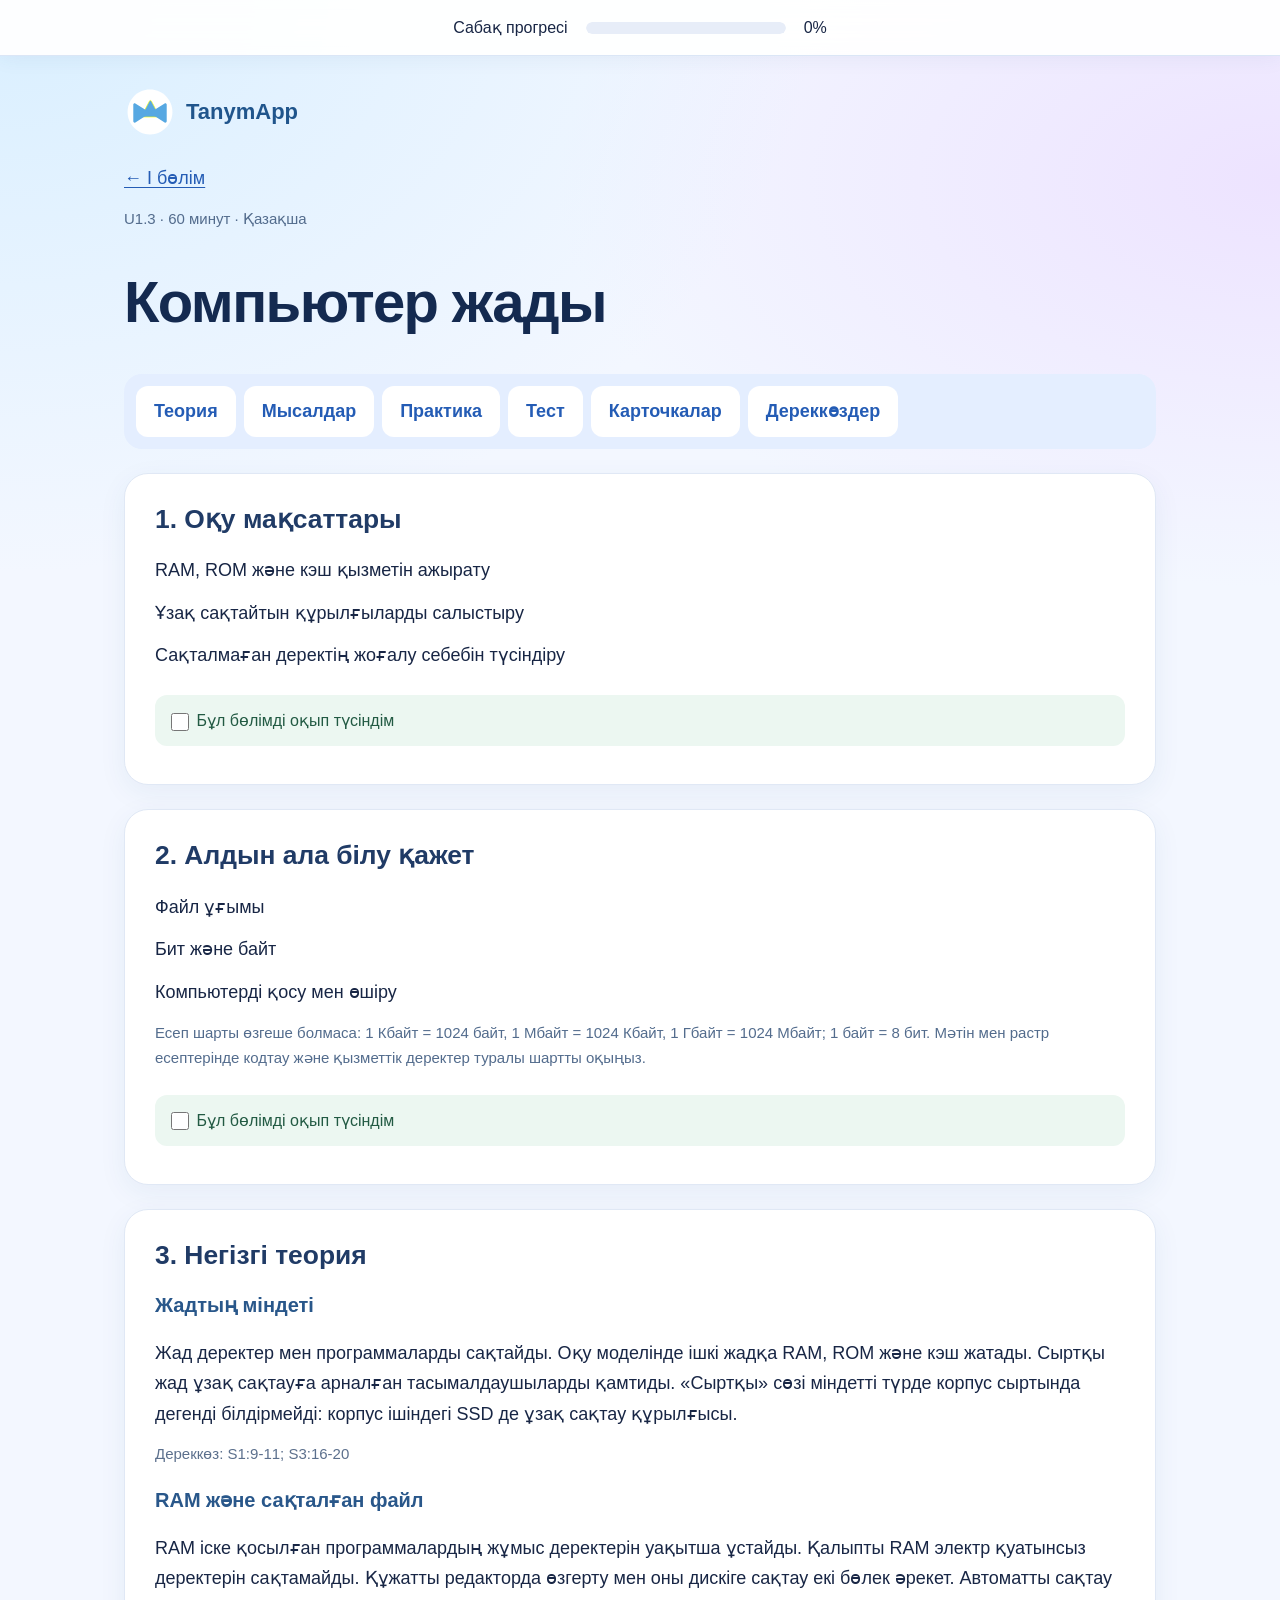
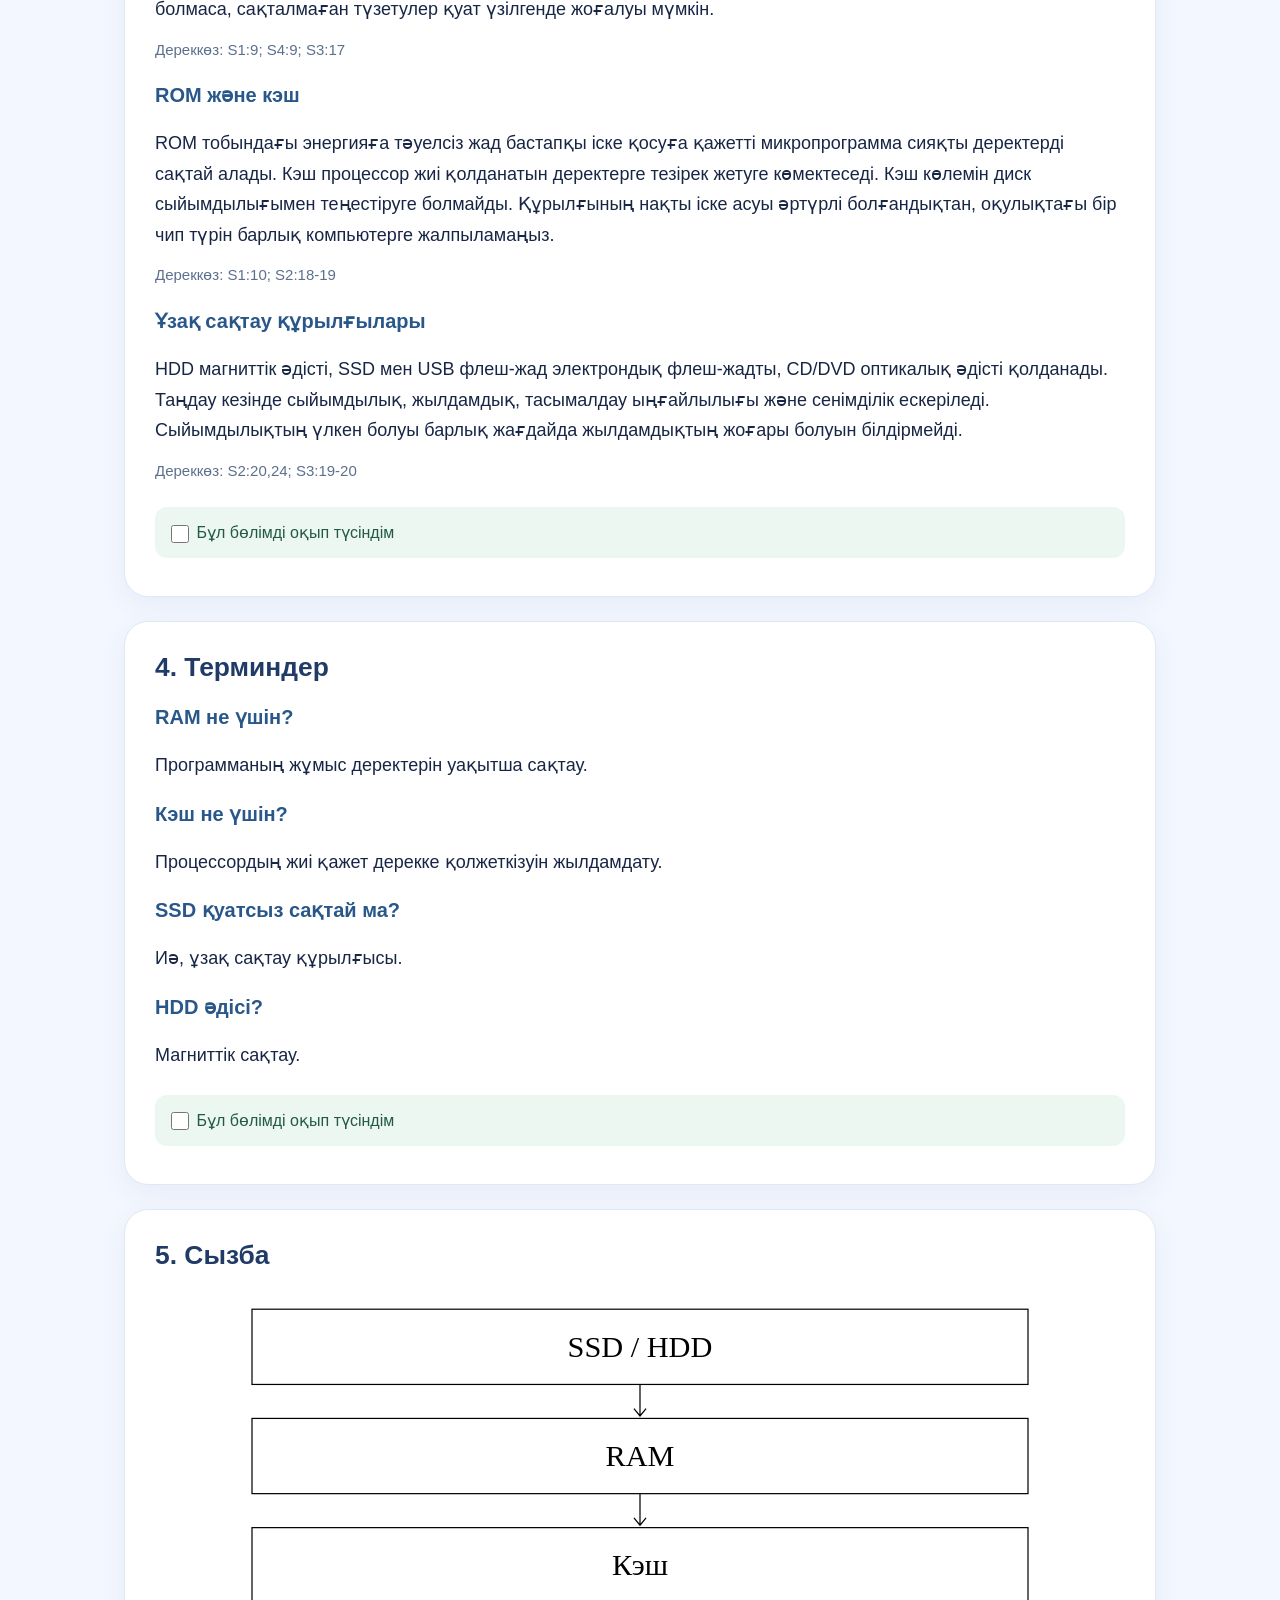
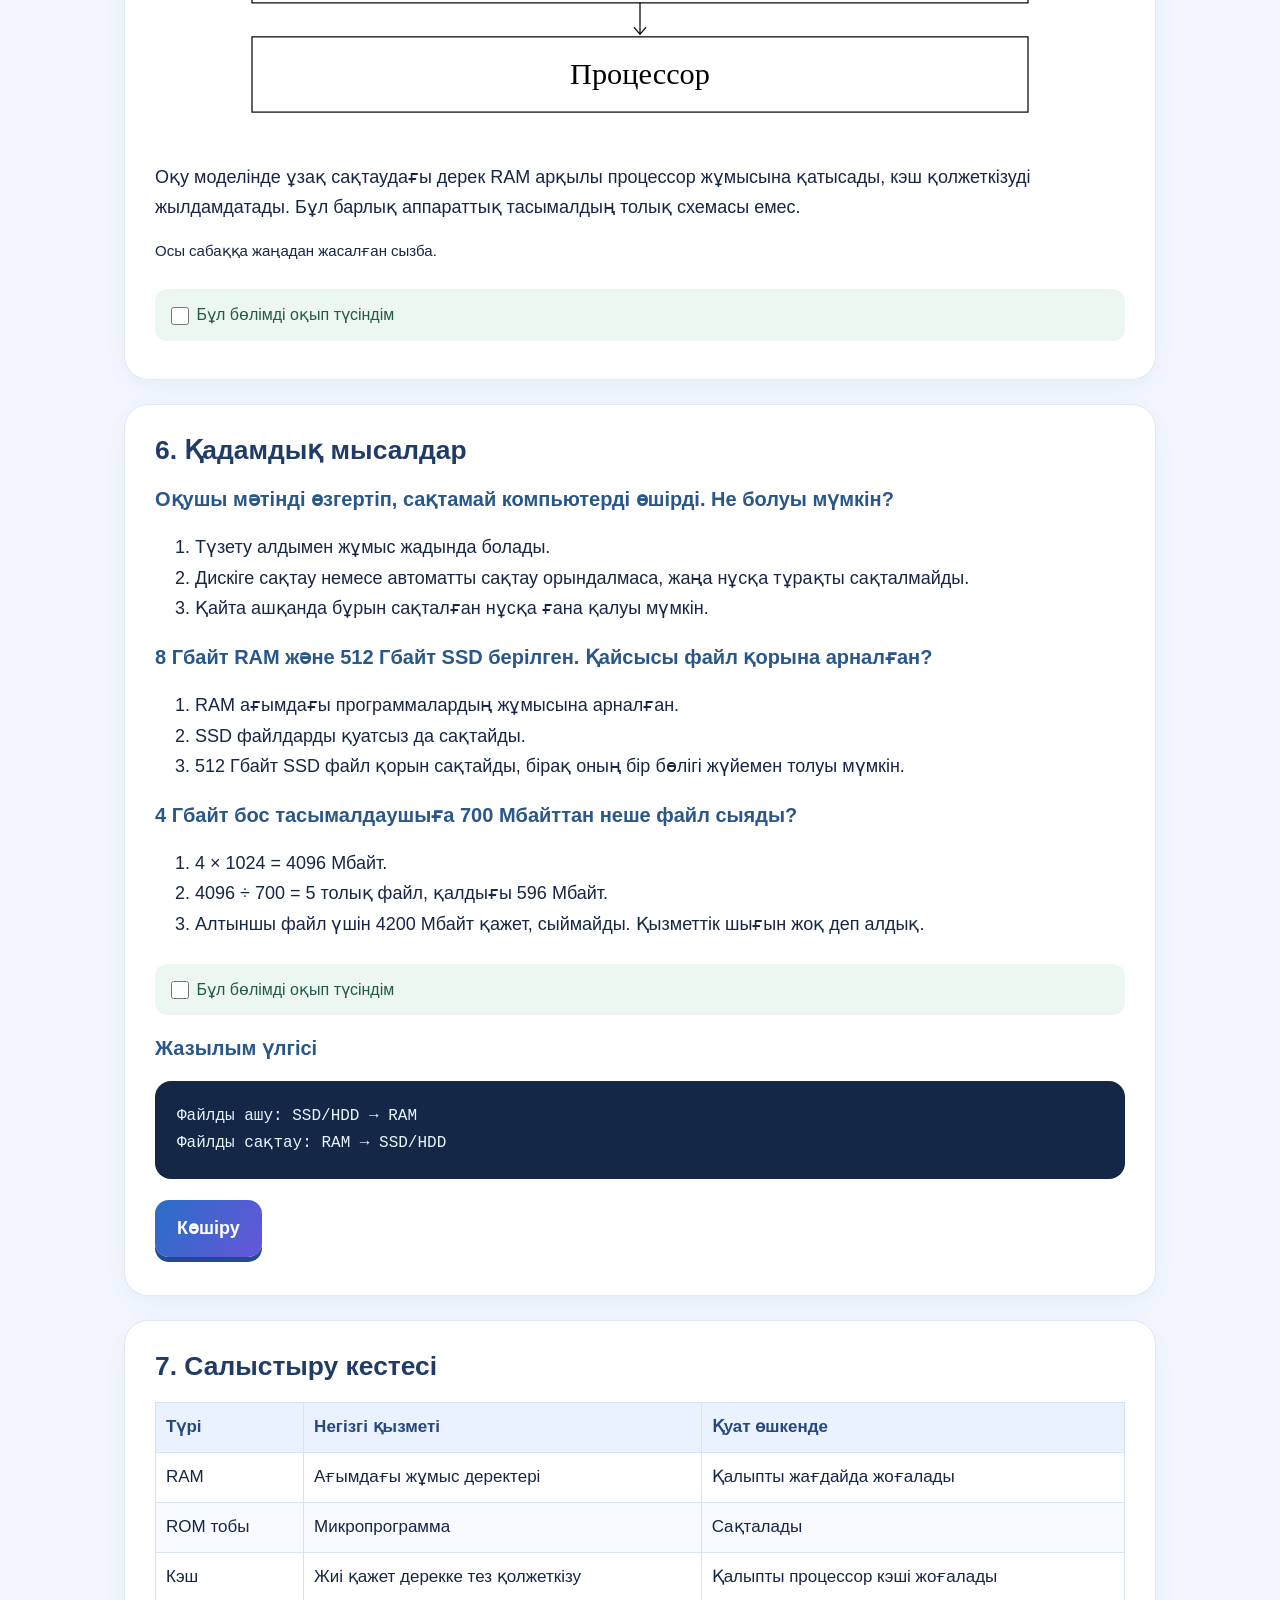
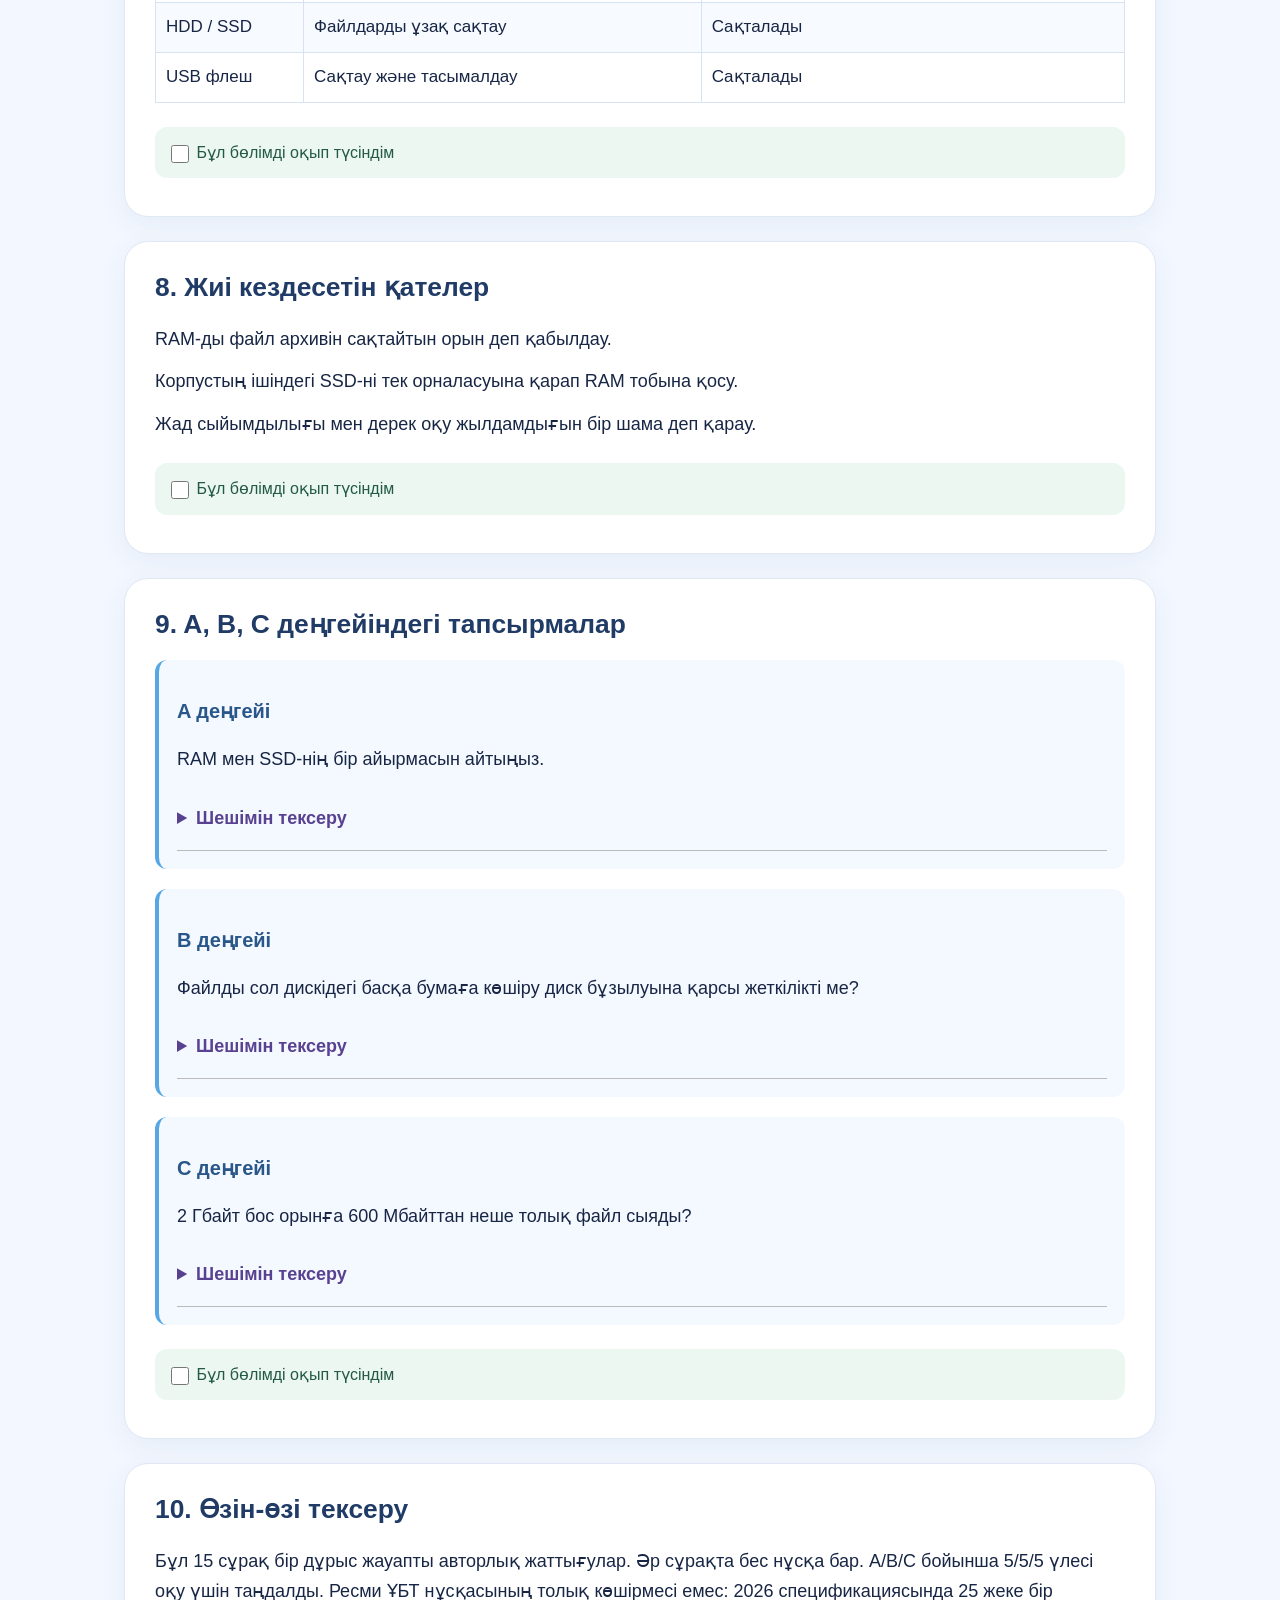
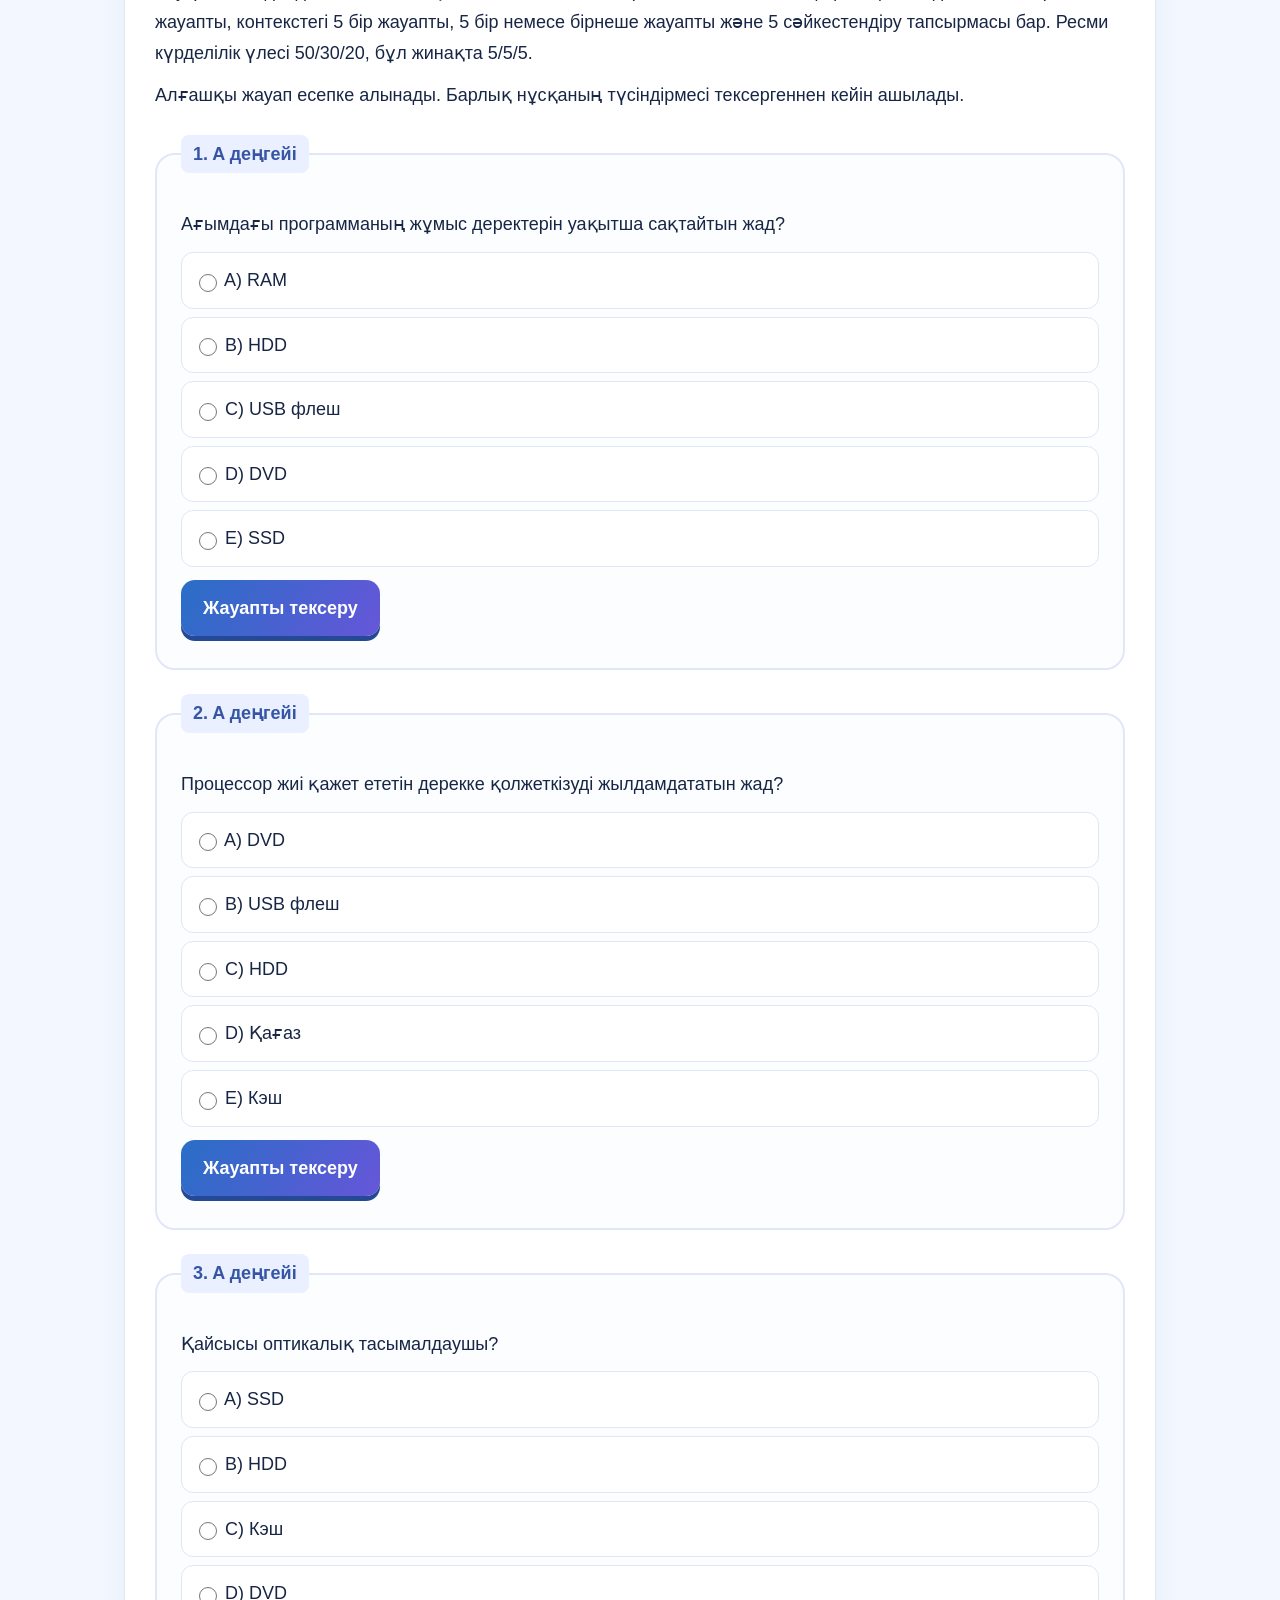
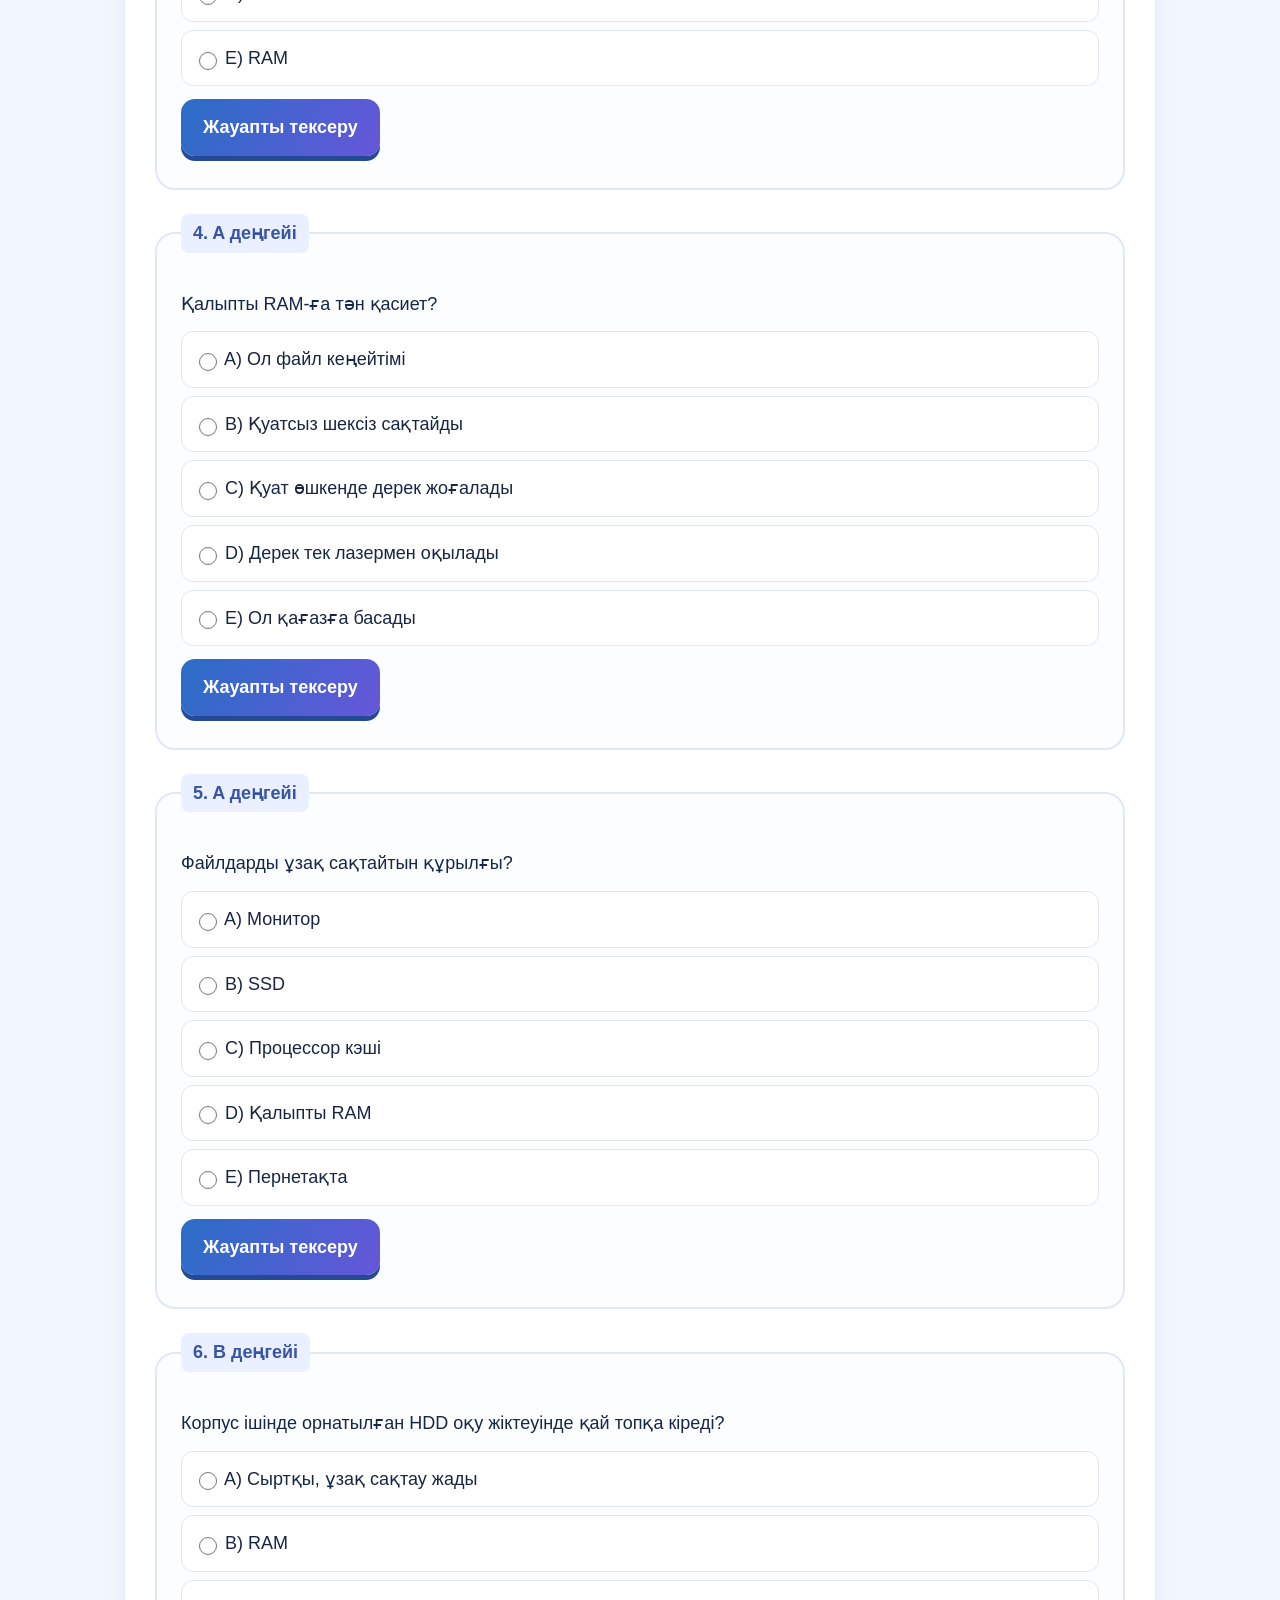
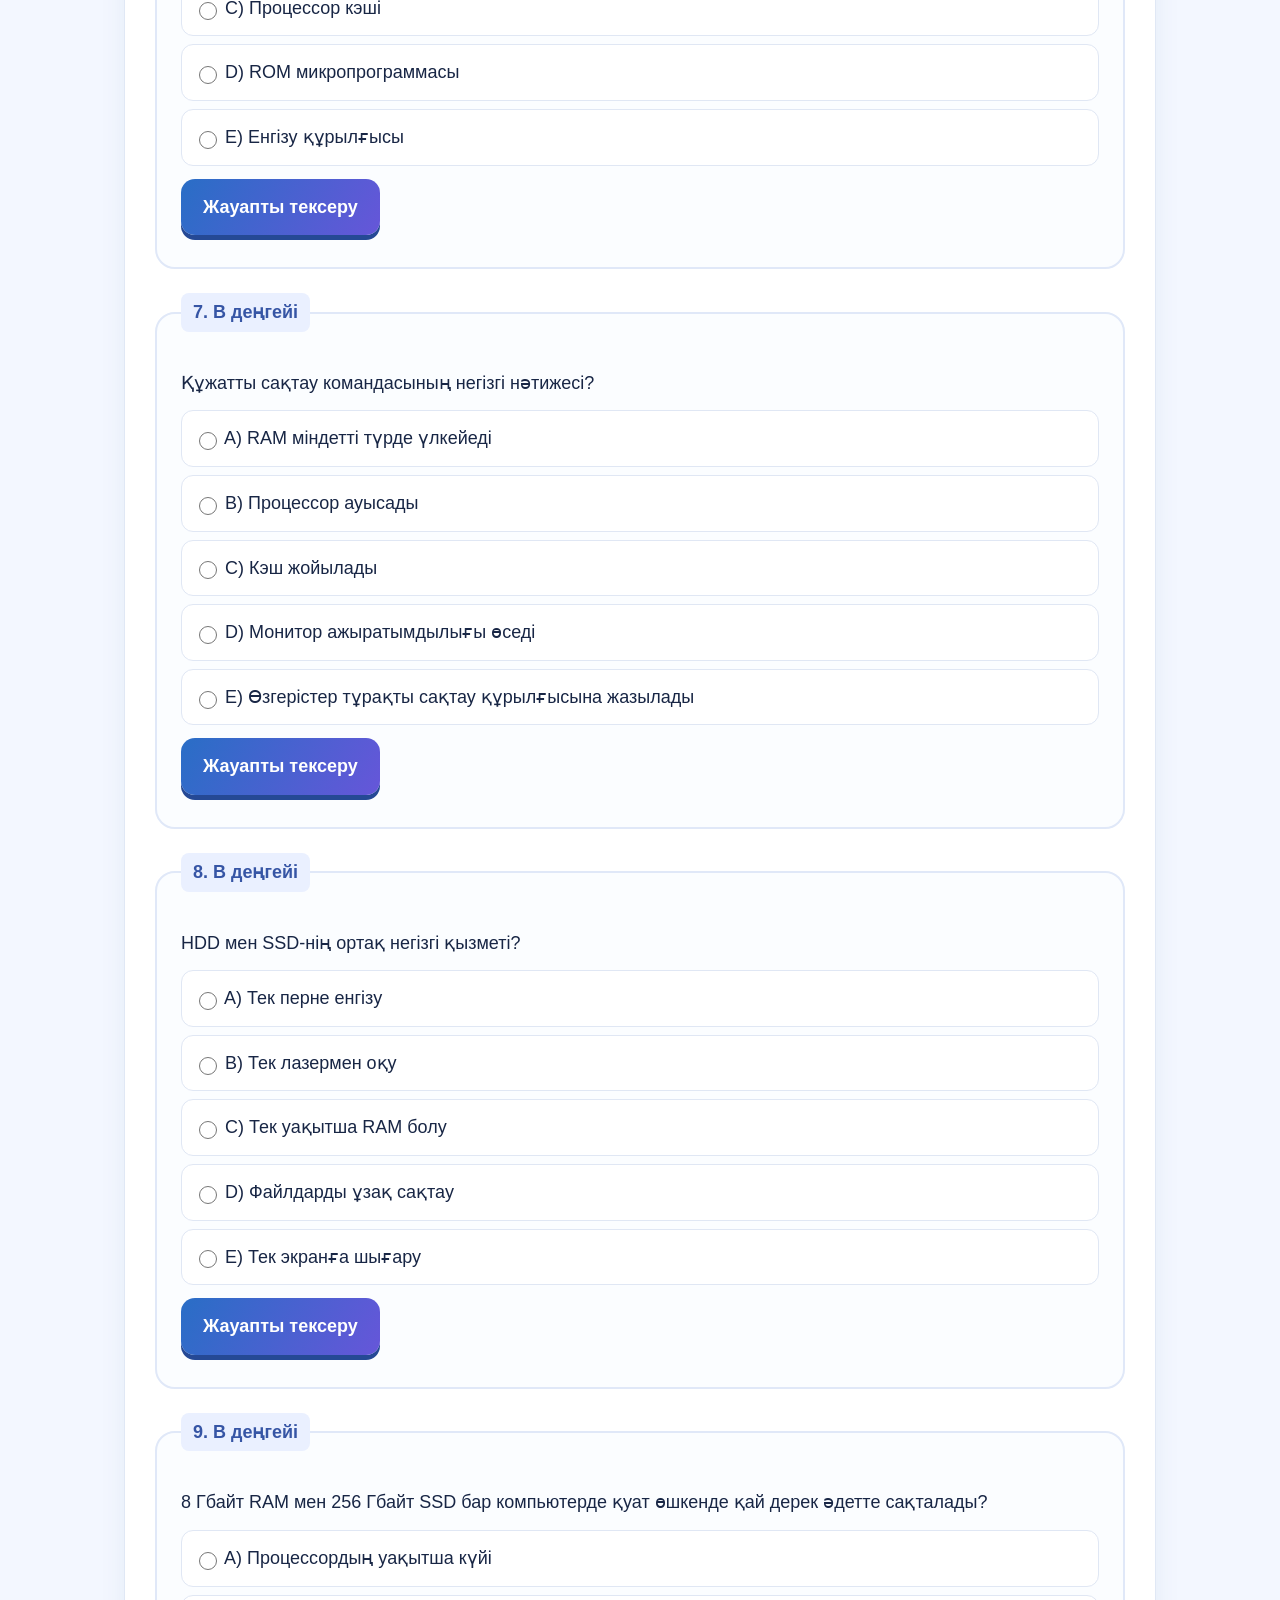
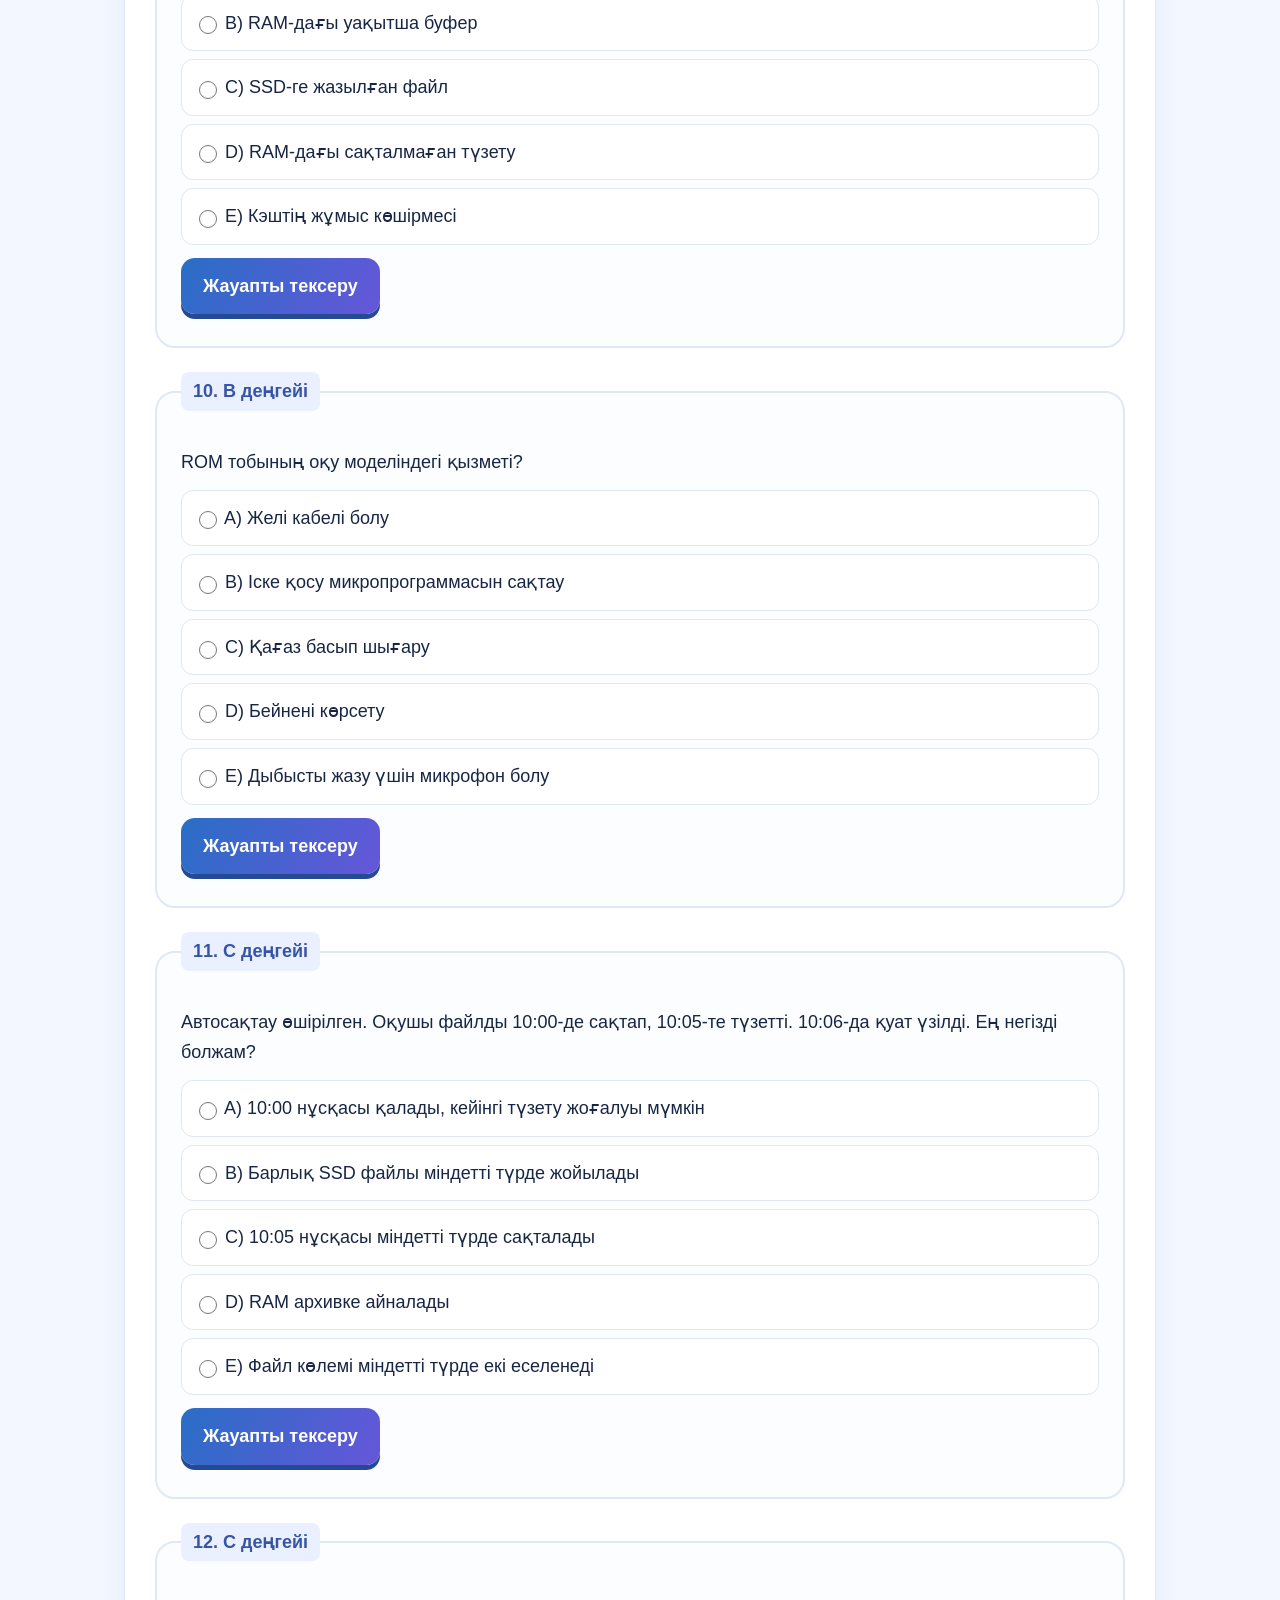
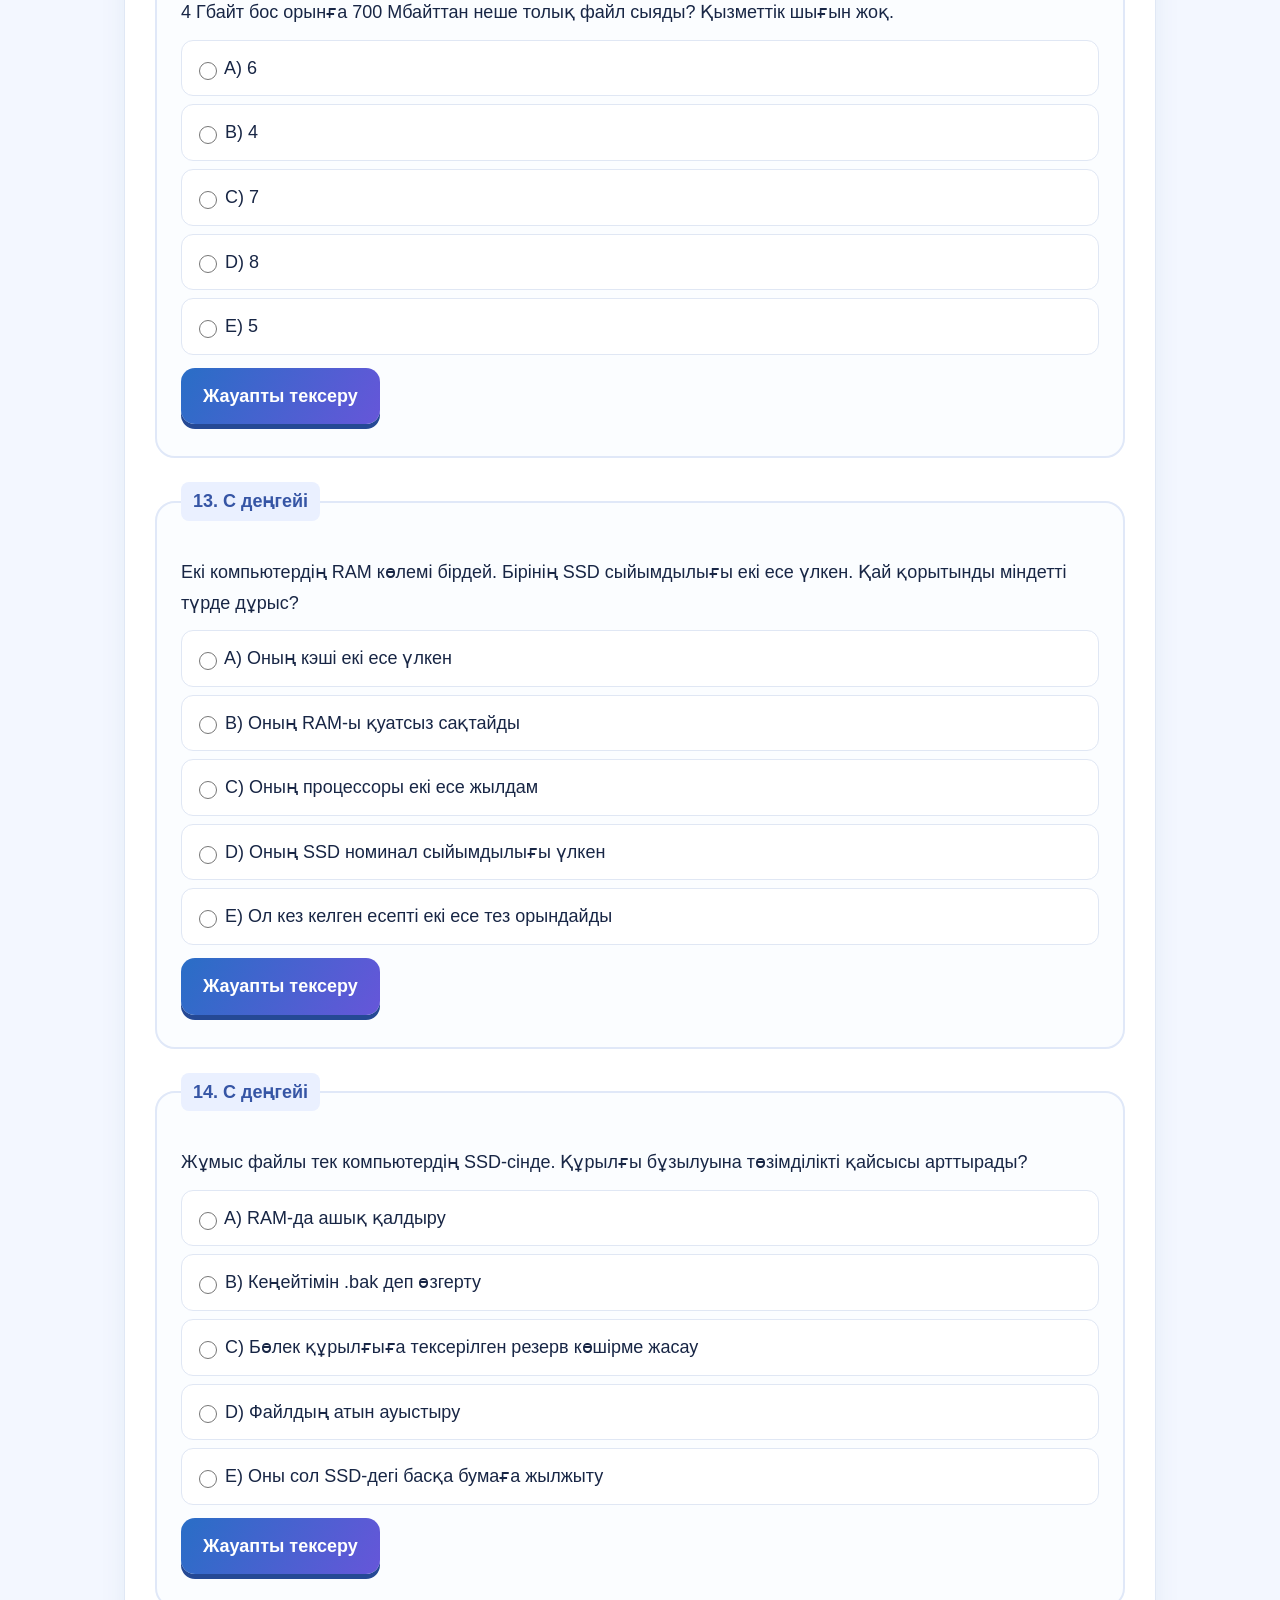
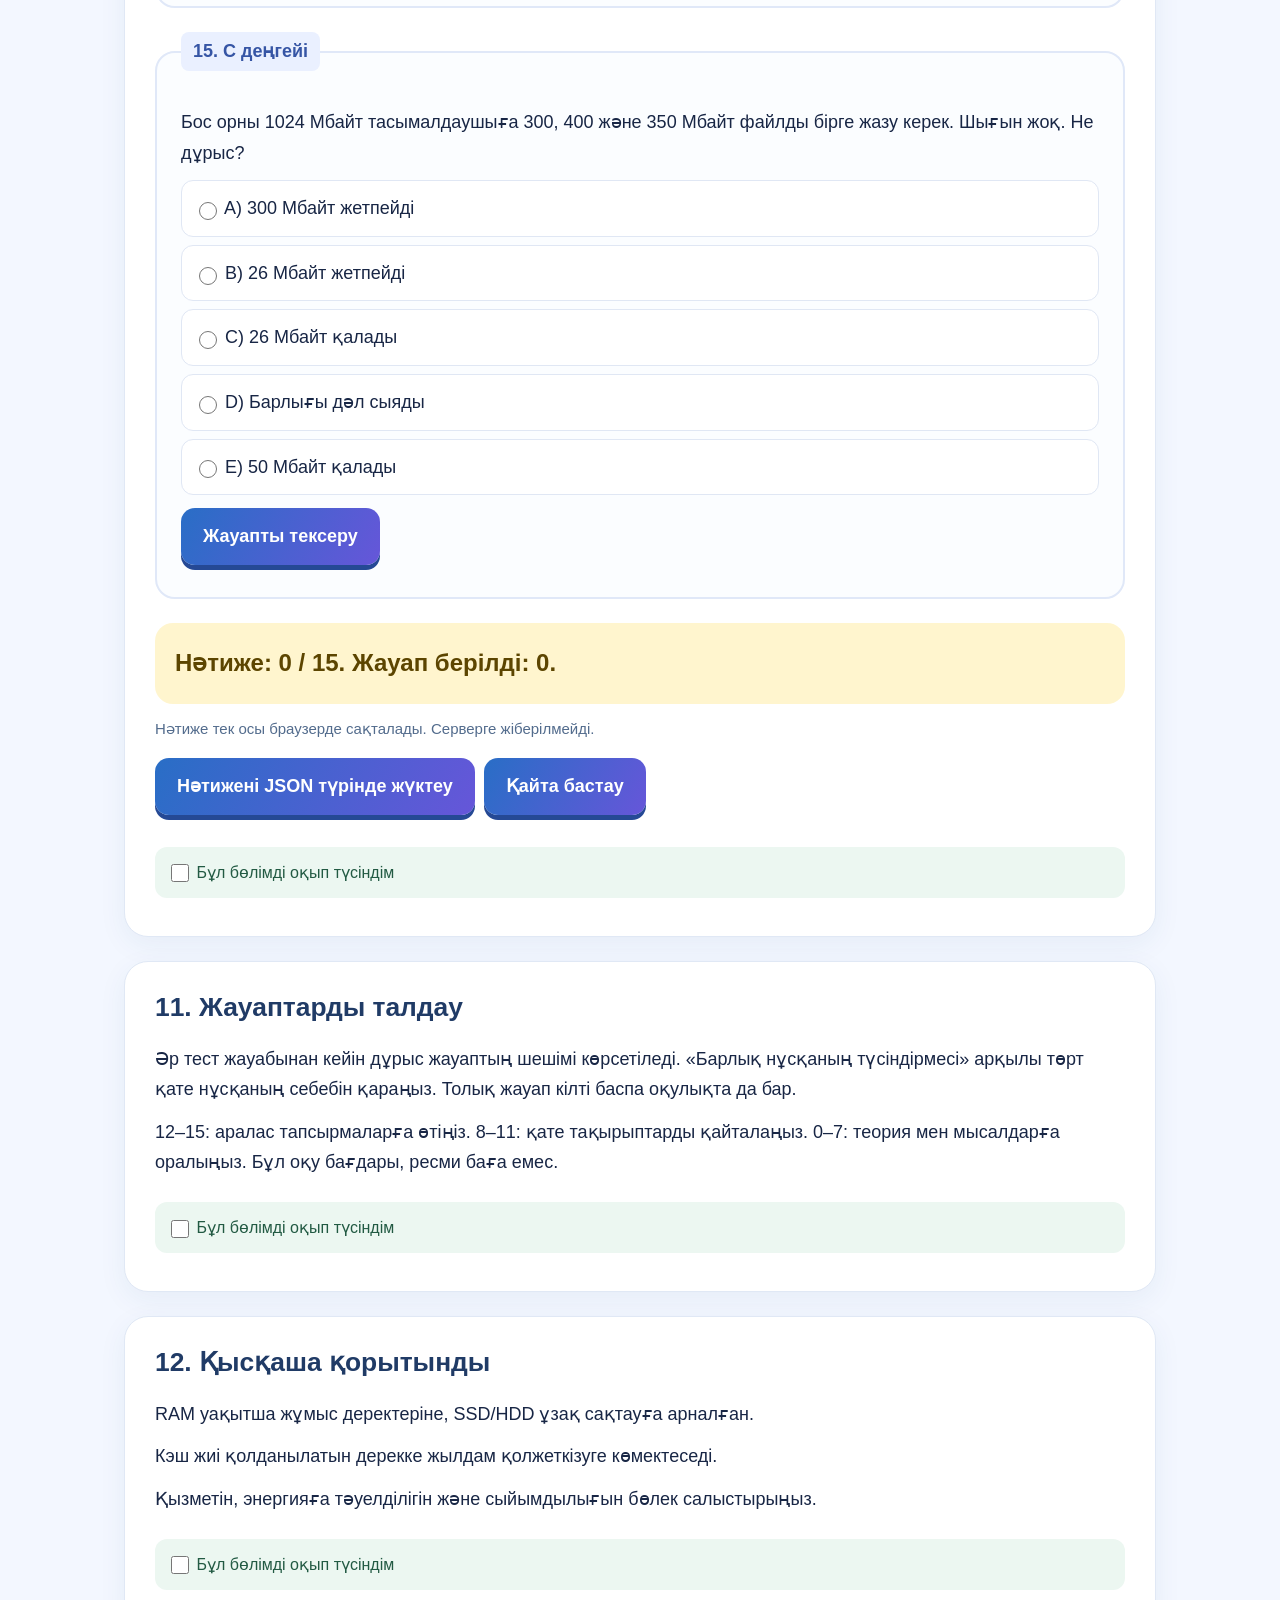
<file: 03-memory/lesson.html>
<!doctype html><html lang="kk"><head><meta charset="utf-8"><meta name="viewport" content="width=device-width, initial-scale=1"><title>Компьютер жады</title><style>*{box-sizing:border-box}html{scroll-behavior:smooth}body{font-family:"Times New Roman",Times,serif;background:#fff;color:#000;font-size:20px;line-height:1.55;margin:0}main{max-width:920px;margin:auto;padding:32px 24px 80px}h1{font-size:2.3rem;line-height:1.12}h2{font-size:1.65rem;line-height:1.2;margin:0 0 20px}h3{font-size:1.25rem;line-height:1.3}p{margin:12px 0}a{color:#000;text-underline-offset:3px}nav{border-block:1px solid;padding:18px 0;display:flex;flex-wrap:wrap;gap:10px 24px}section{padding:36px 0;border-bottom:1px solid #aaa;scroll-margin-top:75px}.meta,.source,small{font-size:15px}.top{position:sticky;top:0;background:white;border-bottom:1px solid;z-index:3;padding:8px 20px;display:flex;gap:18px;align-items:center;justify-content:center;font-size:16px}progress{max-width:200px;width:30%;accent-color:#000}button{font:inherit;color:#000;background:#fff;border:1px solid;padding:8px 16px;cursor:pointer}button:hover,button:focus{background:#eee}button:disabled{cursor:default;color:#555}input{accent-color:#000}label{display:block;margin:8px 0;padding:6px}fieldset{border:1px solid #777;margin:24px 0;padding:22px;min-width:0}legend{font-weight:bold;padding:0 8px}details{border-bottom:1px solid #bbb;padding:16px 0}summary{cursor:pointer}table{border-collapse:collapse;width:100%;font-size:17px}td,th{border:1px solid;padding:10px;text-align:left;vertical-align:top}.scroll{overflow:auto}img{max-width:100%;height:auto}.feedback{margin-top:18px;border-left:3px solid;padding-left:18px}.correct{font-weight:bold}.cards{display:grid;grid-template-columns:1fr 1fr;gap:0 24px}.check{font-size:16px;margin-top:24px}.error{font-weight:bold}pre{white-space:pre-wrap;overflow-wrap:anywhere;border:1px solid;padding:16px;font-size:16px}code{font-family:"Times New Roman",serif}.practice{margin:20px 0}footer{font-size:15px;padding-top:30px}.result{font-size:24px;font-weight:bold}@media(max-width:600px){body{font-size:18px}main{padding:24px 16px 60px}h1{font-size:2rem}.cards{display:block}fieldset{padding:15px 10px}td,th{padding:7px}nav{gap:8px 18px}.top{gap:10px;padding:8px}.source{overflow-wrap:anywhere}}@media print{.top,button,.check{display:none}section{break-inside:auto}details>*{display:block}}
body{font-family:Arial,sans-serif;background:#f3f7ff;color:#182645;font-size:18px;line-height:1.7;background-image:radial-gradient(at 0% 0%,#d9efff 0,transparent 45%),radial-gradient(at 100% 20%,#ede3ff 0,transparent 40%);background-attachment:fixed}main{max-width:1080px;padding-top:30px}h1{font-size:clamp(32px,5vw,58px);letter-spacing:-1.6px;color:#142a50;max-width:900px}h2{color:#203b66}h3{color:#29578a}a{color:#245cb5}section{background:#fff;border:1px solid #e0e8f5;border-radius:24px;padding:30px;margin:24px 0;box-shadow:0 8px 28px #244b8010;scroll-margin-top:100px}nav{border:0;background:#e4eeff;border-radius:18px;padding:12px;gap:8px}nav a{border-radius:12px;background:#fff;padding:10px 18px;text-decoration:none;font-weight:700;transition:transform .2s,background .2s}nav a:hover{transform:translateY(-3px);background:#fff3bb}.top{background:#ffffffee;backdrop-filter:blur(12px);border-bottom:1px solid #dbe6f6;padding:14px;box-shadow:0 3px 20px #34568110}progress{height:12px;accent-color:#487ee9;border-radius:30px;overflow:hidden}progress::-webkit-progress-bar{background:#e7edf8;border-radius:20px}progress::-webkit-progress-value{background:linear-gradient(90deg,#57a8e2,#7265ed);border-radius:20px;transition:width .4s}button,.cta{background:linear-gradient(120deg,#296ec6,#6656d9);color:white;border:0;border-radius:14px;padding:13px 22px;font-weight:700;box-shadow:0 5px 0 #254995;transition:transform .18s,box-shadow .18s,filter .18s;display:inline-block;text-decoration:none;margin:5px 4px 8px 0}button:hover,.cta:hover{background:linear-gradient(120deg,#357fdc,#7864ef);transform:translateY(-3px);box-shadow:0 8px 0 #254995;color:#fff}button:active,.cta:active{transform:translateY(3px);box-shadow:0 2px 0 #254995}button:disabled{background:#dce7f3;color:#52647a;box-shadow:none;transform:none}button:focus-visible,a:focus-visible,summary:focus-visible,input:focus-visible{outline:3px solid #c88900;outline-offset:4px}fieldset{border:2px solid #e0e8f8;border-radius:20px;padding:24px;background:#fbfdff}legend{color:#3655a5;background:#eaf0ff;border-radius:8px;padding:4px 12px}fieldset label{border:1px solid #e0e7f4;background:#fff;border-radius:12px;padding:12px;transition:background .2s,transform .2s;cursor:pointer}fieldset label:hover{background:#eff6ff;transform:translateX(3px)}fieldset label:has(input:checked){background:#e7efff;border-color:#587dde;box-shadow:0 0 0 1px #587dde}input{accent-color:#496ed3;width:18px;height:18px;vertical-align:middle}.feedback:empty{display:none}.feedback{background:#eef4ff;border:0;border-radius:14px;padding:18px;animation:reveal .35s ease-out}.feedback details{font-size:16px}.cards details{border:1px solid #e7ddfa;border-radius:18px;padding:20px;background:#f6f1ff;margin:8px 0;transition:transform .2s}.cards details:hover{transform:translateY(-3px)}summary{font-weight:700;color:#584191}.check{background:#ecf7f1;border-radius:12px;padding:12px;color:#225a43}th{background:#eaf1ff;color:#27487d}td,th{border-color:#d7e3f3}tr:nth-child(odd) td{background:#f7faff}pre{background:#142746;color:#e8f4ff;border:0;border-radius:16px;padding:22px}code{font-family:monospace}footer{color:#576985}.meta{color:#536c8d}.source{color:#5c708d}.result{background:#fff5ce;color:#5c4500;border-radius:18px;padding:20px}.practice{background:#f4f8ff;border-left:4px solid #57a8e2;padding:18px;border-radius:12px}.brand{display:flex;align-items:center;gap:10px;font-size:22px;font-weight:800;color:#20558c;text-decoration:none;margin-bottom:25px}.brand img{width:52px;height:52px}.hero{position:relative;padding:36px 0 24px}.eyebrow{display:inline-block;padding:6px 14px;background:#fff0b5;color:#6b4f00;border-radius:30px;font-size:14px;font-weight:700}.stats{display:flex;gap:12px;flex-wrap:wrap;margin:25px 0}.stats span{padding:12px 18px;background:#fff;border:1px solid #dce7f7;border-radius:16px}.course-grid{display:grid;grid-template-columns:repeat(2,minmax(0,1fr));gap:20px}.course-grid section{margin:0;border-top:5px solid #57a8e2;transition:transform .22s,box-shadow .22s}.course-grid section:hover{transform:translateY(-6px);box-shadow:0 16px 35px #244b8020}.course-grid section:nth-child(2){border-top-color:#9180ef}.course-grid section:nth-child(3){border-top-color:#40bba2}.course-grid section:nth-child(4){border-top-color:#efad4f}.course-grid section:nth-child(5){border-top-color:#e880ad}.course-grid h2{font-size:25px;min-height:65px}.course-grid h2 a{text-decoration:none;color:inherit}.lesson-number{font-weight:800;font-size:32px;color:#4a80bf}.course-grid p{font-size:16px}@keyframes reveal{from{opacity:0;transform:translateY(8px)}to{opacity:1;transform:translateY(0)}}@media(max-width:650px){.course-grid{grid-template-columns:1fr}section{padding:20px;border-radius:18px}main{padding:20px 14px}h1{letter-spacing:-.8px}.top{font-size:13px;gap:8px}nav a{padding:9px 12px}.stats{gap:8px}.stats span{padding:10px;font-size:14px}.course-grid h2{min-height:0}}@media(prefers-reduced-motion:reduce){*,*::before,*::after{animation:none!important;transition:none!important;scroll-behavior:auto!important}}@media print{body{background:white;color:black}section{box-shadow:none;border:1px solid #ddd}.brand,.cta{display:none}}
</style></head><body><div class="top"><span>Сабақ прогресі</span><progress id="progress" max="100" value="0" aria-label="Сабақ прогресі"></progress><span id="progress-label">0%</span></div><main><a class="brand" href="../index.html"><img src="../assets/logo.svg" alt="TanymApp логотипі">TanymApp</a><a href="../index.html">← I бөлім</a><p class="meta">U1.3 · 60 минут · Қазақша</p><h1>Компьютер жады</h1><nav aria-label="Сабақ навигациясы"><a href="#theory">Теория</a><a href="#examples">Мысалдар</a><a href="#practice">Практика</a><a href="#selftest">Тест</a><a href="#cards">Карточкалар</a><a href="#sources">Дереккөздер</a></nav><section id="goals"><h2>1. Оқу мақсаттары</h2><p>RAM, ROM және кэш қызметін ажырату</p><p>Ұзақ сақтайтын құрылғыларды салыстыру</p><p>Сақталмаған деректің жоғалу себебін түсіндіру</p><label class="check"><input class="read" id="read-goals" type="checkbox"> Бұл бөлімді оқып түсіндім</label></section><section id="prereq"><h2>2. Алдын ала білу қажет</h2><p>Файл ұғымы</p><p>Бит және байт</p><p>Компьютерді қосу мен өшіру</p><p class="meta">Есеп шарты өзгеше болмаса: 1 Кбайт = 1024 байт, 1 Мбайт = 1024 Кбайт, 1 Гбайт = 1024 Мбайт; 1 байт = 8 бит. Мәтін мен растр есептерінде кодтау және қызметтік деректер туралы шартты оқыңыз.</p><label class="check"><input class="read" id="read-prereq" type="checkbox"> Бұл бөлімді оқып түсіндім</label></section><section id="theory"><h2>3. Негізгі теория</h2><h3>Жадтың міндеті</h3><p>Жад деректер мен программаларды сақтайды. Оқу моделінде ішкі жадқа RAM, ROM және кэш жатады. Сыртқы жад ұзақ сақтауға арналған тасымалдаушыларды қамтиды. «Сыртқы» сөзі міндетті түрде корпус сыртында дегенді білдірмейді: корпус ішіндегі SSD де ұзақ сақтау құрылғысы.</p><p class="source">Дереккөз: S1:9-11; S3:16-20</p><h3>RAM және сақталған файл</h3><p>RAM іске қосылған программалардың жұмыс деректерін уақытша ұстайды. Қалыпты RAM электр қуатынсыз деректерін сақтамайды. Құжатты редакторда өзгерту мен оны дискіге сақтау екі бөлек әрекет. Автоматты сақтау болмаса, сақталмаған түзетулер қуат үзілгенде жоғалуы мүмкін.</p><p class="source">Дереккөз: S1:9; S4:9; S3:17</p><h3>ROM және кэш</h3><p>ROM тобындағы энергияға тәуелсіз жад бастапқы іске қосуға қажетті микропрограмма сияқты деректерді сақтай алады. Кэш процессор жиі қолданатын деректерге тезірек жетуге көмектеседі. Кэш көлемін диск сыйымдылығымен теңестіруге болмайды. Құрылғының нақты іске асуы әртүрлі болғандықтан, оқулықтағы бір чип түрін барлық компьютерге жалпыламаңыз.</p><p class="source">Дереккөз: S1:10; S2:18-19</p><h3>Ұзақ сақтау құрылғылары</h3><p>HDD магниттік әдісті, SSD мен USB флеш-жад электрондық флеш-жадты, CD/DVD оптикалық әдісті қолданады. Таңдау кезінде сыйымдылық, жылдамдық, тасымалдау ыңғайлылығы және сенімділік ескеріледі. Сыйымдылықтың үлкен болуы барлық жағдайда жылдамдықтың жоғары болуын білдірмейді.</p><p class="source">Дереккөз: S2:20,24; S3:19-20</p><label class="check"><input class="read" id="read-theory" type="checkbox"> Бұл бөлімді оқып түсіндім</label></section><section id="terms"><h2>4. Терминдер</h2><h3>RAM не үшін?</h3><p>Программаның жұмыс деректерін уақытша сақтау.</p><h3>Кэш не үшін?</h3><p>Процессордың жиі қажет дерекке қолжеткізуін жылдамдату.</p><h3>SSD қуатсыз сақтай ма?</h3><p>Иә, ұзақ сақтау құрылғысы.</p><h3>HDD әдісі?</h3><p>Магниттік сақтау.</p><label class="check"><input class="read" id="read-terms" type="checkbox"> Бұл бөлімді оқып түсіндім</label></section><section id="diagram"><h2>5. Сызба</h2><img src="assets/diagram.svg" alt="Оқу моделінде ұзақ сақтаудағы дерек RAM арқылы процессор жұмысына қатысады, кэш қолжеткізуді жылдамдатады. Бұл барлық аппараттық тасымалдың толық схемасы емес."><p>Оқу моделінде ұзақ сақтаудағы дерек RAM арқылы процессор жұмысына қатысады, кэш қолжеткізуді жылдамдатады. Бұл барлық аппараттық тасымалдың толық схемасы емес.</p><small>Осы сабаққа жаңадан жасалған сызба.</small><label class="check"><input class="read" id="read-diagram" type="checkbox"> Бұл бөлімді оқып түсіндім</label></section><section id="examples"><h2>6. Қадамдық мысалдар</h2><h3>Оқушы мәтінді өзгертіп, сақтамай компьютерді өшірді. Не болуы мүмкін?</h3><ol><li>Түзету алдымен жұмыс жадында болады.</li><li>Дискіге сақтау немесе автоматты сақтау орындалмаса, жаңа нұсқа тұрақты сақталмайды.</li><li>Қайта ашқанда бұрын сақталған нұсқа ғана қалуы мүмкін.</li></ol><h3>8 Гбайт RAM және 512 Гбайт SSD берілген. Қайсысы файл қорына арналған?</h3><ol><li>RAM ағымдағы программалардың жұмысына арналған.</li><li>SSD файлдарды қуатсыз да сақтайды.</li><li>512 Гбайт SSD файл қорын сақтайды, бірақ оның бір бөлігі жүйемен толуы мүмкін.</li></ol><h3>4 Гбайт бос тасымалдаушыға 700 Мбайттан неше файл сыяды?</h3><ol><li>4 × 1024 = 4096 Мбайт.</li><li>4096 ÷ 700 = 5 толық файл, қалдығы 596 Мбайт.</li><li>Алтыншы файл үшін 4200 Мбайт қажет, сыймайды. Қызметтік шығын жоқ деп алдық.</li></ol><label class="check"><input class="read" id="read-examples" type="checkbox"> Бұл бөлімді оқып түсіндім</label><h3>Жазылым үлгісі</h3><pre><code id="copy-example">Файлды ашу: SSD/HDD → RAM
Файлды сақтау: RAM → SSD/HDD</code></pre><button type="button" data-copy="copy-example">Көшіру</button></section><section id="comparison"><h2>7. Салыстыру кестесі</h2><div class="scroll"><table><tr><th>Түрі</th><th>Негізгі қызметі</th><th>Қуат өшкенде</th></tr><tr><td>RAM</td><td>Ағымдағы жұмыс деректері</td><td>Қалыпты жағдайда жоғалады</td></tr><tr><td>ROM тобы</td><td>Микропрограмма</td><td>Сақталады</td></tr><tr><td>Кэш</td><td>Жиі қажет дерекке тез қолжеткізу</td><td>Қалыпты процессор кэші жоғалады</td></tr><tr><td>HDD / SSD</td><td>Файлдарды ұзақ сақтау</td><td>Сақталады</td></tr><tr><td>USB флеш</td><td>Сақтау және тасымалдау</td><td>Сақталады</td></tr></table></div><label class="check"><input class="read" id="read-comparison" type="checkbox"> Бұл бөлімді оқып түсіндім</label></section><section id="mistakes"><h2>8. Жиі кездесетін қателер</h2><p>RAM-ды файл архивін сақтайтын орын деп қабылдау.</p><p>Корпустың ішіндегі SSD-ні тек орналасуына қарап RAM тобына қосу.</p><p>Жад сыйымдылығы мен дерек оқу жылдамдығын бір шама деп қарау.</p><label class="check"><input class="read" id="read-mistakes" type="checkbox"> Бұл бөлімді оқып түсіндім</label></section><section id="practice"><h2>9. A, B, C деңгейіндегі тапсырмалар</h2><div class="practice"><h3>A деңгейі</h3><p>RAM мен SSD-нің бір айырмасын айтыңыз.</p><details><summary>Шешімін тексеру</summary><p>RAM жұмыс деректерін уақытша, SSD файлдарды қуатсыз да сақтайды.</p></details></div><div class="practice"><h3>B деңгейі</h3><p>Файлды сол дискідегі басқа бумаға көшіру диск бұзылуына қарсы жеткілікті ме?</p><details><summary>Шешімін тексеру</summary><p>Жоқ. Екі көшірме де бір құрылғыда. Бөлек құрылғыдағы тексерілген көшірме қажет.</p></details></div><div class="practice"><h3>C деңгейі</h3><p>2 Гбайт бос орынға 600 Мбайттан неше толық файл сыяды?</p><details><summary>Шешімін тексеру</summary><p>2048 ÷ 600: 3 толық файл. Төртеуіне 2400 Мбайт керек.</p></details></div><label class="check"><input class="read" id="read-practice" type="checkbox"> Бұл бөлімді оқып түсіндім</label></section><section id="selftest"><h2>10. Өзін-өзі тексеру</h2><p>Бұл 15 сұрақ бір дұрыс жауапты авторлық жаттығулар. Әр сұрақта бес нұсқа бар. A/B/C бойынша 5/5/5 үлесі оқу үшін таңдалды. Ресми ҰБТ нұсқасының толық көшірмесі емес: 2026 спецификациясында 25 жеке бір жауапты, контекстегі 5 бір жауапты, 5 бір немесе бірнеше жауапты және 5 сәйкестендіру тапсырмасы бар. Ресми күрделілік үлесі 50/30/20, бұл жинақта 5/5/5.</p><p>Алғашқы жауап есепке алынады. Барлық нұсқаның түсіндірмесі тексергеннен кейін ашылады.</p><div id="quiz"></div><p id="score" class="result" aria-live="polite"></p><p id="storage" class="meta"></p><button id="export-result">Нәтижені JSON түрінде жүктеу</button> <button id="reset">Қайта бастау</button><label class="check"><input class="read" id="read-selftest" type="checkbox"> Бұл бөлімді оқып түсіндім</label></section><section id="answers"><h2>11. Жауаптарды талдау</h2><p>Әр тест жауабынан кейін дұрыс жауаптың шешімі көрсетіледі. «Барлық нұсқаның түсіндірмесі» арқылы төрт қате нұсқаның себебін қараңыз. Толық жауап кілті баспа оқулықта да бар.</p><p>12–15: аралас тапсырмаларға өтіңіз. 8–11: қате тақырыптарды қайталаңыз. 0–7: теория мен мысалдарға оралыңыз. Бұл оқу бағдары, ресми баға емес.</p><label class="check"><input class="read" id="read-answers" type="checkbox"> Бұл бөлімді оқып түсіндім</label></section><section id="summary"><h2>12. Қысқаша қорытынды</h2><p>RAM уақытша жұмыс деректеріне, SSD/HDD ұзақ сақтауға арналған.</p><p>Кэш жиі қолданылатын дерекке жылдам қолжеткізуге көмектеседі.</p><p>Қызметін, энергияға тәуелділігін және сыйымдылығын бөлек салыстырыңыз.</p><label class="check"><input class="read" id="read-summary" type="checkbox"> Бұл бөлімді оқып түсіндім</label></section><section id="cards"><h2>13. Қайталау карточкалары</h2><div class="cards"><details><summary>RAM не үшін?</summary><p>Программаның жұмыс деректерін уақытша сақтау.</p></details><details><summary>Кэш не үшін?</summary><p>Процессордың жиі қажет дерекке қолжеткізуін жылдамдату.</p></details><details><summary>SSD қуатсыз сақтай ма?</summary><p>Иә, ұзақ сақтау құрылғысы.</p></details><details><summary>HDD әдісі?</summary><p>Магниттік сақтау.</p></details></div><label class="check"><input class="read" id="read-cards" type="checkbox"> Бұл бөлімді оқып түсіндім</label></section><section id="sources"><h2>14. Дереккөздер</h2><p>S1. Р.А. Қадырқұлов, Ә.Д. Рысқұлбекова, Г.К. Нұрмұханбетова. Алматыкітап, 2023. 1.pdf, беттер: 9, 10, 11.</p><p>S2. С.Т. Мұхамбетжанова, А.С. Тен, Л.Г. Дедмедова. Атамұра, 2021. 2.pdf, беттер: 18, 19, 20, 24.</p><p>S3. Г.И. Салғарева, А.С. Маханова, Л.А. Расина. Арман-ПВ, 2021. 3.pdf, беттер: 16, 17, 19, 20.</p><p>S4. Р.А. Қадырқұлов, А.Д. Рысқұлбекова. Алматыкітап, 2019. 4.pdf, беттер: 9.</p><p><a href="https://physics.nist.gov/cuu/Units/binary.html">NIST: Binary prefixes</a>: Екілік және ондық еселіктерді ажырату</p><p><a href="https://www.unicode.org/faq/utf_bom.html">Unicode FAQ: UTF-8, UTF-16, UTF-32</a>: Бір таңба әрдайым бір байт емес</p><p><a href="https://new.testcenter.kz/wp-content/uploads/2025/10/28_Информатика_каз.pdf">ҰТО: 2026 информатика спецификациясы</a>: Ресми тапсырма түрлері мен күрделілік үлесі</p><p>Түсіндірмелер, тапсырмалар және сызба жаңадан жасалды. Оқулық суреттері көшірілген жоқ. Толық шығу тегі: <a href="sources.json">sources.json</a>.</p><label class="check"><input class="read" id="read-sources" type="checkbox"> Бұл бөлімді оқып түсіндім</label></section><footer><p><a href="lesson.pptx">Презентация</a> · <a href="lesson.pdf">Слайдтар PDF</a> · <a href="textbook.pdf">Оқулық PDF</a> · <a href="teacher_guide.pdf">Мұғалім нұсқаулығы</a></p><p>Серверлік сақтау қосылмаған.</p></footer></main><script id="lesson-data" type="application/json">{"code": "U1.3", "slug": "03-memory", "title": "Компьютер жады", "goals": ["RAM, ROM және кэш қызметін ажырату", "Ұзақ сақтайтын құрылғыларды салыстыру", "Сақталмаған деректің жоғалу себебін түсіндіру"], "prerequisites": ["Файл ұғымы", "Бит және байт", "Компьютерді қосу мен өшіру"], "sections": [{"title": "Жадтың міндеті", "text": "Жад деректер мен программаларды сақтайды. Оқу моделінде ішкі жадқа RAM, ROM және кэш жатады. Сыртқы жад ұзақ сақтауға арналған тасымалдаушыларды қамтиды. «Сыртқы» сөзі міндетті түрде корпус сыртында дегенді білдірмейді: корпус ішіндегі SSD де ұзақ сақтау құрылғысы.", "source": "S1:9-11; S3:16-20"}, {"title": "RAM және сақталған файл", "text": "RAM іске қосылған программалардың жұмыс деректерін уақытша ұстайды. Қалыпты RAM электр қуатынсыз деректерін сақтамайды. Құжатты редакторда өзгерту мен оны дискіге сақтау екі бөлек әрекет. Автоматты сақтау болмаса, сақталмаған түзетулер қуат үзілгенде жоғалуы мүмкін.", "source": "S1:9; S4:9; S3:17"}, {"title": "ROM және кэш", "text": "ROM тобындағы энергияға тәуелсіз жад бастапқы іске қосуға қажетті микропрограмма сияқты деректерді сақтай алады. Кэш процессор жиі қолданатын деректерге тезірек жетуге көмектеседі. Кэш көлемін диск сыйымдылығымен теңестіруге болмайды. Құрылғының нақты іске асуы әртүрлі болғандықтан, оқулықтағы бір чип түрін барлық компьютерге жалпыламаңыз.", "source": "S1:10; S2:18-19"}, {"title": "Ұзақ сақтау құрылғылары", "text": "HDD магниттік әдісті, SSD мен USB флеш-жад электрондық флеш-жадты, CD/DVD оптикалық әдісті қолданады. Таңдау кезінде сыйымдылық, жылдамдық, тасымалдау ыңғайлылығы және сенімділік ескеріледі. Сыйымдылықтың үлкен болуы барлық жағдайда жылдамдықтың жоғары болуын білдірмейді.", "source": "S2:20,24; S3:19-20"}], "table": [["Түрі", "Негізгі қызметі", "Қуат өшкенде"], ["RAM", "Ағымдағы жұмыс деректері", "Қалыпты жағдайда жоғалады"], ["ROM тобы", "Микропрограмма", "Сақталады"], ["Кэш", "Жиі қажет дерекке тез қолжеткізу", "Қалыпты процессор кэші жоғалады"], ["HDD / SSD", "Файлдарды ұзақ сақтау", "Сақталады"], ["USB флеш", "Сақтау және тасымалдау", "Сақталады"]], "examples": [{"question": "Оқушы мәтінді өзгертіп, сақтамай компьютерді өшірді. Не болуы мүмкін?", "steps": ["Түзету алдымен жұмыс жадында болады.", "Дискіге сақтау немесе автоматты сақтау орындалмаса, жаңа нұсқа тұрақты сақталмайды.", "Қайта ашқанда бұрын сақталған нұсқа ғана қалуы мүмкін."]}, {"question": "8 Гбайт RAM және 512 Гбайт SSD берілген. Қайсысы файл қорына арналған?", "steps": ["RAM ағымдағы программалардың жұмысына арналған.", "SSD файлдарды қуатсыз да сақтайды.", "512 Гбайт SSD файл қорын сақтайды, бірақ оның бір бөлігі жүйемен толуы мүмкін."]}, {"question": "4 Гбайт бос тасымалдаушыға 700 Мбайттан неше файл сыяды?", "steps": ["4 × 1024 = 4096 Мбайт.", "4096 ÷ 700 = 5 толық файл, қалдығы 596 Мбайт.", "Алтыншы файл үшін 4200 Мбайт қажет, сыймайды. Қызметтік шығын жоқ деп алдық."]}], "errors": ["RAM-ды файл архивін сақтайтын орын деп қабылдау.", "Корпустың ішіндегі SSD-ні тек орналасуына қарап RAM тобына қосу.", "Жад сыйымдылығы мен дерек оқу жылдамдығын бір шама деп қарау."], "cards": [["RAM не үшін?", "Программаның жұмыс деректерін уақытша сақтау."], ["Кэш не үшін?", "Процессордың жиі қажет дерекке қолжеткізуін жылдамдату."], ["SSD қуатсыз сақтай ма?", "Иә, ұзақ сақтау құрылғысы."], ["HDD әдісі?", "Магниттік сақтау."]], "references": {"S1": [9, 10, 11], "S2": [18, 19, 20, 24], "S3": [16, 17, 19, 20], "S4": [9]}, "diagram": ["SSD / HDD", "RAM", "Кэш", "Процессор"], "quiz": [{"id": "U1.3-01", "level": "A", "topic_code": "U1.3", "skill": "Жадты тану", "question": "Ағымдағы программаның жұмыс деректерін уақытша сақтайтын жад?", "options": ["RAM", "HDD", "USB флеш", "DVD", "SSD"], "answer_index": 0, "correct_answer": "A", "explanation": "RAM жұмыс деректерін уақытша ұстайды. Қалғандары ұзақ сақтайтын тасымалдаушылар.", "option_explanations": ["RAM жұмыс деректерін уақытша ұстайды. Қалғандары ұзақ сақтайтын тасымалдаушылар.", "«HDD» есептің шартын қанағаттандырмайды. RAM жұмыс деректерін уақытша ұстайды. Қалғандары ұзақ сақтайтын тасымалдаушылар.", "«USB флеш» есептің шартын қанағаттандырмайды. RAM жұмыс деректерін уақытша ұстайды. Қалғандары ұзақ сақтайтын тасымалдаушылар.", "«DVD» есептің шартын қанағаттандырмайды. RAM жұмыс деректерін уақытша ұстайды. Қалғандары ұзақ сақтайтын тасымалдаушылар.", "«SSD» есептің шартын қанағаттандырмайды. RAM жұмыс деректерін уақытша ұстайды. Қалғандары ұзақ сақтайтын тасымалдаушылар."]}, {"id": "U1.3-02", "level": "A", "topic_code": "U1.3", "skill": "Кэш қызметі", "question": "Процессор жиі қажет ететін дерекке қолжеткізуді жылдамдататын жад?", "options": ["DVD", "USB флеш", "HDD", "Қағаз", "Кэш"], "answer_index": 4, "correct_answer": "E", "explanation": "Кэш процессорға жақын деңгейде жиі қажет деректерді сақтайды. DVD, USB және HDD ұзақ сақтауға арналған. Қағаз компьютер кэші емес.", "option_explanations": ["«DVD» есептің шартын қанағаттандырмайды. Кэш процессорға жақын деңгейде жиі қажет деректерді сақтайды. DVD, USB және HDD ұзақ сақтауға арналған. Қағаз компьютер кэші емес.", "«USB флеш» есептің шартын қанағаттандырмайды. Кэш процессорға жақын деңгейде жиі қажет деректерді сақтайды. DVD, USB және HDD ұзақ сақтауға арналған. Қағаз компьютер кэші емес.", "«HDD» есептің шартын қанағаттандырмайды. Кэш процессорға жақын деңгейде жиі қажет деректерді сақтайды. DVD, USB және HDD ұзақ сақтауға арналған. Қағаз компьютер кэші емес.", "«Қағаз» есептің шартын қанағаттандырмайды. Кэш процессорға жақын деңгейде жиі қажет деректерді сақтайды. DVD, USB және HDD ұзақ сақтауға арналған. Қағаз компьютер кэші емес.", "Кэш процессорға жақын деңгейде жиі қажет деректерді сақтайды. DVD, USB және HDD ұзақ сақтауға арналған. Қағаз компьютер кэші емес."]}, {"id": "U1.3-03", "level": "A", "topic_code": "U1.3", "skill": "Сақтау әдісі", "question": "Қайсысы оптикалық тасымалдаушы?", "options": ["SSD", "HDD", "Кэш", "DVD", "RAM"], "answer_index": 3, "correct_answer": "D", "explanation": "DVD деректі оптикалық тәсілмен оқиды. HDD магниттік, SSD электрондық, RAM мен кэш жұмыс жадына жатады.", "option_explanations": ["«SSD» есептің шартын қанағаттандырмайды. DVD деректі оптикалық тәсілмен оқиды. HDD магниттік, SSD электрондық, RAM мен кэш жұмыс жадына жатады.", "«HDD» есептің шартын қанағаттандырмайды. DVD деректі оптикалық тәсілмен оқиды. HDD магниттік, SSD электрондық, RAM мен кэш жұмыс жадына жатады.", "«Кэш» есептің шартын қанағаттандырмайды. DVD деректі оптикалық тәсілмен оқиды. HDD магниттік, SSD электрондық, RAM мен кэш жұмыс жадына жатады.", "DVD деректі оптикалық тәсілмен оқиды. HDD магниттік, SSD электрондық, RAM мен кэш жұмыс жадына жатады.", "«RAM» есептің шартын қанағаттандырмайды. DVD деректі оптикалық тәсілмен оқиды. HDD магниттік, SSD электрондық, RAM мен кэш жұмыс жадына жатады."]}, {"id": "U1.3-04", "level": "A", "topic_code": "U1.3", "skill": "Энергияға тәуелділік", "question": "Қалыпты RAM-ға тән қасиет?", "options": ["Ол файл кеңейтімі", "Қуатсыз шексіз сақтайды", "Қуат өшкенде дерек жоғалады", "Дерек тек лазермен оқылады", "Ол қағазға басады"], "answer_index": 2, "correct_answer": "C", "explanation": "RAM энергияға тәуелді. Оның міндеті ағымдағы жұмыс деректерін сақтау.", "option_explanations": ["«Ол файл кеңейтімі» есептің шартын қанағаттандырмайды. RAM энергияға тәуелді. Оның міндеті ағымдағы жұмыс деректерін сақтау.", "«Қуатсыз шексіз сақтайды» есептің шартын қанағаттандырмайды. RAM энергияға тәуелді. Оның міндеті ағымдағы жұмыс деректерін сақтау.", "RAM энергияға тәуелді. Оның міндеті ағымдағы жұмыс деректерін сақтау.", "«Дерек тек лазермен оқылады» есептің шартын қанағаттандырмайды. RAM энергияға тәуелді. Оның міндеті ағымдағы жұмыс деректерін сақтау.", "«Ол қағазға басады» есептің шартын қанағаттандырмайды. RAM энергияға тәуелді. Оның міндеті ағымдағы жұмыс деректерін сақтау."]}, {"id": "U1.3-05", "level": "A", "topic_code": "U1.3", "skill": "Құрылғы қызметі", "question": "Файлдарды ұзақ сақтайтын құрылғы?", "options": ["Монитор", "SSD", "Процессор кэші", "Қалыпты RAM", "Пернетақта"], "answer_index": 1, "correct_answer": "B", "explanation": "SSD энергияға тәуелсіз сақтау құрылғысы. Кэш пен RAM уақытша, пернетақта енгізеді, монитор көрсетеді.", "option_explanations": ["«Монитор» есептің шартын қанағаттандырмайды. SSD энергияға тәуелсіз сақтау құрылғысы. Кэш пен RAM уақытша, пернетақта енгізеді, монитор көрсетеді.", "SSD энергияға тәуелсіз сақтау құрылғысы. Кэш пен RAM уақытша, пернетақта енгізеді, монитор көрсетеді.", "«Процессор кэші» есептің шартын қанағаттандырмайды. SSD энергияға тәуелсіз сақтау құрылғысы. Кэш пен RAM уақытша, пернетақта енгізеді, монитор көрсетеді.", "«Қалыпты RAM» есептің шартын қанағаттандырмайды. SSD энергияға тәуелсіз сақтау құрылғысы. Кэш пен RAM уақытша, пернетақта енгізеді, монитор көрсетеді.", "«Пернетақта» есептің шартын қанағаттандырмайды. SSD энергияға тәуелсіз сақтау құрылғысы. Кэш пен RAM уақытша, пернетақта енгізеді, монитор көрсетеді."]}, {"id": "U1.3-06", "level": "B", "topic_code": "U1.3", "skill": "Жіктеуді қолдану", "question": "Корпус ішінде орнатылған HDD оқу жіктеуінде қай топқа кіреді?", "options": ["Сыртқы, ұзақ сақтау жады", "RAM", "Процессор кэші", "ROM микропрограммасы", "Енгізу құрылғысы"], "answer_index": 0, "correct_answer": "A", "explanation": "Бұл жіктеу корпустағы орынға емес, қызметке сүйенеді. HDD ұзақ сақтау жадына жатады.", "option_explanations": ["Бұл жіктеу корпустағы орынға емес, қызметке сүйенеді. HDD ұзақ сақтау жадына жатады.", "«RAM» есептің шартын қанағаттандырмайды. Бұл жіктеу корпустағы орынға емес, қызметке сүйенеді. HDD ұзақ сақтау жадына жатады.", "«Процессор кэші» есептің шартын қанағаттандырмайды. Бұл жіктеу корпустағы орынға емес, қызметке сүйенеді. HDD ұзақ сақтау жадына жатады.", "«ROM микропрограммасы» есептің шартын қанағаттандырмайды. Бұл жіктеу корпустағы орынға емес, қызметке сүйенеді. HDD ұзақ сақтау жадына жатады.", "«Енгізу құрылғысы» есептің шартын қанағаттандырмайды. Бұл жіктеу корпустағы орынға емес, қызметке сүйенеді. HDD ұзақ сақтау жадына жатады."]}, {"id": "U1.3-07", "level": "B", "topic_code": "U1.3", "skill": "Сақтау үдерісі", "question": "Құжатты сақтау командасының негізгі нәтижесі?", "options": ["RAM міндетті түрде үлкейеді", "Процессор ауысады", "Кэш жойылады", "Монитор ажыратымдылығы өседі", "Өзгерістер тұрақты сақтау құрылғысына жазылады"], "answer_index": 4, "correct_answer": "E", "explanation": "Сақтау құжаттың нұсқасын файлға жазады. Ол аппарат сыйымдылығын немесе экран параметрін өзгертпейді.", "option_explanations": ["«RAM міндетті түрде үлкейеді» есептің шартын қанағаттандырмайды. Сақтау құжаттың нұсқасын файлға жазады. Ол аппарат сыйымдылығын немесе экран параметрін өзгертпейді.", "«Процессор ауысады» есептің шартын қанағаттандырмайды. Сақтау құжаттың нұсқасын файлға жазады. Ол аппарат сыйымдылығын немесе экран параметрін өзгертпейді.", "«Кэш жойылады» есептің шартын қанағаттандырмайды. Сақтау құжаттың нұсқасын файлға жазады. Ол аппарат сыйымдылығын немесе экран параметрін өзгертпейді.", "«Монитор ажыратымдылығы өседі» есептің шартын қанағаттандырмайды. Сақтау құжаттың нұсқасын файлға жазады. Ол аппарат сыйымдылығын немесе экран параметрін өзгертпейді.", "Сақтау құжаттың нұсқасын файлға жазады. Ол аппарат сыйымдылығын немесе экран параметрін өзгертпейді."]}, {"id": "U1.3-08", "level": "B", "topic_code": "U1.3", "skill": "Салыстыру", "question": "HDD мен SSD-нің ортақ негізгі қызметі?", "options": ["Тек перне енгізу", "Тек лазермен оқу", "Тек уақытша RAM болу", "Файлдарды ұзақ сақтау", "Тек экранға шығару"], "answer_index": 3, "correct_answer": "D", "explanation": "Екеуі де файлдарды қуат өшкеннен кейін сақтайды. Сақтау технологиясы әртүрлі.", "option_explanations": ["«Тек перне енгізу» есептің шартын қанағаттандырмайды. Екеуі де файлдарды қуат өшкеннен кейін сақтайды. Сақтау технологиясы әртүрлі.", "«Тек лазермен оқу» есептің шартын қанағаттандырмайды. Екеуі де файлдарды қуат өшкеннен кейін сақтайды. Сақтау технологиясы әртүрлі.", "«Тек уақытша RAM болу» есептің шартын қанағаттандырмайды. Екеуі де файлдарды қуат өшкеннен кейін сақтайды. Сақтау технологиясы әртүрлі.", "Екеуі де файлдарды қуат өшкеннен кейін сақтайды. Сақтау технологиясы әртүрлі.", "«Тек экранға шығару» есептің шартын қанағаттандырмайды. Екеуі де файлдарды қуат өшкеннен кейін сақтайды. Сақтау технологиясы әртүрлі."]}, {"id": "U1.3-09", "level": "B", "topic_code": "U1.3", "skill": "Сақталуды болжау", "question": "8 Гбайт RAM мен 256 Гбайт SSD бар компьютерде қуат өшкенде қай дерек әдетте сақталады?", "options": ["Процессордың уақытша күйі", "RAM-дағы уақытша буфер", "SSD-ге жазылған файл", "RAM-дағы сақталмаған түзету", "Кэштің жұмыс көшірмесі"], "answer_index": 2, "correct_answer": "C", "explanation": "SSD-ге жазылған файл энергияға тәуелсіз сақталады. Қалған нұсқалар жұмыс кезіндегі уақытша күйді сипаттайды.", "option_explanations": ["«Процессордың уақытша күйі» есептің шартын қанағаттандырмайды. SSD-ге жазылған файл энергияға тәуелсіз сақталады. Қалған нұсқалар жұмыс кезіндегі уақытша күйді сипаттайды.", "«RAM-дағы уақытша буфер» есептің шартын қанағаттандырмайды. SSD-ге жазылған файл энергияға тәуелсіз сақталады. Қалған нұсқалар жұмыс кезіндегі уақытша күйді сипаттайды.", "SSD-ге жазылған файл энергияға тәуелсіз сақталады. Қалған нұсқалар жұмыс кезіндегі уақытша күйді сипаттайды.", "«RAM-дағы сақталмаған түзету» есептің шартын қанағаттандырмайды. SSD-ге жазылған файл энергияға тәуелсіз сақталады. Қалған нұсқалар жұмыс кезіндегі уақытша күйді сипаттайды.", "«Кэштің жұмыс көшірмесі» есептің шартын қанағаттандырмайды. SSD-ге жазылған файл энергияға тәуелсіз сақталады. Қалған нұсқалар жұмыс кезіндегі уақытша күйді сипаттайды."]}, {"id": "U1.3-10", "level": "B", "topic_code": "U1.3", "skill": "ROM қызметі", "question": "ROM тобының оқу моделіндегі қызметі?", "options": ["Желі кабелі болу", "Іске қосу микропрограммасын сақтау", "Қағаз басып шығару", "Бейнені көрсету", "Дыбысты жазу үшін микрофон болу"], "answer_index": 1, "correct_answer": "B", "explanation": "ROM тобы энергияға тәуелсіз микропрограмма сақтауға қолданылады. Басқа нұсқалар енгізу, шығару не байланыс қызметтері.", "option_explanations": ["«Желі кабелі болу» есептің шартын қанағаттандырмайды. ROM тобы энергияға тәуелсіз микропрограмма сақтауға қолданылады. Басқа нұсқалар енгізу, шығару не байланыс қызметтері.", "ROM тобы энергияға тәуелсіз микропрограмма сақтауға қолданылады. Басқа нұсқалар енгізу, шығару не байланыс қызметтері.", "«Қағаз басып шығару» есептің шартын қанағаттандырмайды. ROM тобы энергияға тәуелсіз микропрограмма сақтауға қолданылады. Басқа нұсқалар енгізу, шығару не байланыс қызметтері.", "«Бейнені көрсету» есептің шартын қанағаттандырмайды. ROM тобы энергияға тәуелсіз микропрограмма сақтауға қолданылады. Басқа нұсқалар енгізу, шығару не байланыс қызметтері.", "«Дыбысты жазу үшін микрофон болу» есептің шартын қанағаттандырмайды. ROM тобы энергияға тәуелсіз микропрограмма сақтауға қолданылады. Басқа нұсқалар енгізу, шығару не байланыс қызметтері."]}, {"id": "U1.3-11", "level": "C", "topic_code": "U1.3", "skill": "Жағдайды талдау", "question": "Автосақтау өшірілген. Оқушы файлды 10:00-де сақтап, 10:05-те түзетті. 10:06-да қуат үзілді. Ең негізді болжам?", "options": ["10:00 нұсқасы қалады, кейінгі түзету жоғалуы мүмкін", "Барлық SSD файлы міндетті түрде жойылады", "10:05 нұсқасы міндетті түрде сақталады", "RAM архивке айналады", "Файл көлемі міндетті түрде екі еселенеді"], "answer_index": 0, "correct_answer": "A", "explanation": "Соңғы дискіге жазылған нұсқа 10:00-де жасалған. Кейінгі өзгеріс сақталмағандықтан жоғалуы мүмкін. Қуат үзілуі барлық SSD файлын міндетті түрде жоймайды.", "option_explanations": ["Соңғы дискіге жазылған нұсқа 10:00-де жасалған. Кейінгі өзгеріс сақталмағандықтан жоғалуы мүмкін. Қуат үзілуі барлық SSD файлын міндетті түрде жоймайды.", "«Барлық SSD файлы міндетті түрде жойылады» есептің шартын қанағаттандырмайды. Соңғы дискіге жазылған нұсқа 10:00-де жасалған. Кейінгі өзгеріс сақталмағандықтан жоғалуы мүмкін. Қуат үзілуі барлық SSD файлын міндетті түрде жоймайды.", "«10:05 нұсқасы міндетті түрде сақталады» есептің шартын қанағаттандырмайды. Соңғы дискіге жазылған нұсқа 10:00-де жасалған. Кейінгі өзгеріс сақталмағандықтан жоғалуы мүмкін. Қуат үзілуі барлық SSD файлын міндетті түрде жоймайды.", "«RAM архивке айналады» есептің шартын қанағаттандырмайды. Соңғы дискіге жазылған нұсқа 10:00-де жасалған. Кейінгі өзгеріс сақталмағандықтан жоғалуы мүмкін. Қуат үзілуі барлық SSD файлын міндетті түрде жоймайды.", "«Файл көлемі міндетті түрде екі еселенеді» есептің шартын қанағаттандырмайды. Соңғы дискіге жазылған нұсқа 10:00-де жасалған. Кейінгі өзгеріс сақталмағандықтан жоғалуы мүмкін. Қуат үзілуі барлық SSD файлын міндетті түрде жоймайды."]}, {"id": "U1.3-12", "level": "C", "topic_code": "U1.3", "skill": "Сыйымдылық шектеуі", "question": "4 Гбайт бос орынға 700 Мбайттан неше толық файл сыяды? Қызметтік шығын жоқ.", "options": ["6", "4", "7", "8", "5"], "answer_index": 4, "correct_answer": "E", "explanation": "4 × 1024 = 4096 Мбайт. 5 × 700 = 3500, 6 × 700 = 4200. Ең көп саны 5.", "option_explanations": ["«6» есептің шартын қанағаттандырмайды. 4 × 1024 = 4096 Мбайт. 5 × 700 = 3500, 6 × 700 = 4200. Ең көп саны 5.", "«4» есептің шартын қанағаттандырмайды. 4 × 1024 = 4096 Мбайт. 5 × 700 = 3500, 6 × 700 = 4200. Ең көп саны 5.", "«7» есептің шартын қанағаттандырмайды. 4 × 1024 = 4096 Мбайт. 5 × 700 = 3500, 6 × 700 = 4200. Ең көп саны 5.", "«8» есептің шартын қанағаттандырмайды. 4 × 1024 = 4096 Мбайт. 5 × 700 = 3500, 6 × 700 = 4200. Ең көп саны 5.", "4 × 1024 = 4096 Мбайт. 5 × 700 = 3500, 6 × 700 = 4200. Ең көп саны 5."]}, {"id": "U1.3-13", "level": "C", "topic_code": "U1.3", "skill": "Негізсіз қорытындыны тану", "question": "Екі компьютердің RAM көлемі бірдей. Бірінің SSD сыйымдылығы екі есе үлкен. Қай қорытынды міндетті түрде дұрыс?", "options": ["Оның кэші екі есе үлкен", "Оның RAM-ы қуатсыз сақтайды", "Оның процессоры екі есе жылдам", "Оның SSD номинал сыйымдылығы үлкен", "Ол кез келген есепті екі есе тез орындайды"], "answer_index": 3, "correct_answer": "D", "explanation": "Берілгені тек SSD сыйымдылығын сипаттайды. Жылдамдық пен басқа құрылғылардың параметрлері туралы ақпарат жоқ.", "option_explanations": ["«Оның кэші екі есе үлкен» есептің шартын қанағаттандырмайды. Берілгені тек SSD сыйымдылығын сипаттайды. Жылдамдық пен басқа құрылғылардың параметрлері туралы ақпарат жоқ.", "«Оның RAM-ы қуатсыз сақтайды» есептің шартын қанағаттандырмайды. Берілгені тек SSD сыйымдылығын сипаттайды. Жылдамдық пен басқа құрылғылардың параметрлері туралы ақпарат жоқ.", "«Оның процессоры екі есе жылдам» есептің шартын қанағаттандырмайды. Берілгені тек SSD сыйымдылығын сипаттайды. Жылдамдық пен басқа құрылғылардың параметрлері туралы ақпарат жоқ.", "Берілгені тек SSD сыйымдылығын сипаттайды. Жылдамдық пен басқа құрылғылардың параметрлері туралы ақпарат жоқ.", "«Ол кез келген есепті екі есе тез орындайды» есептің шартын қанағаттандырмайды. Берілгені тек SSD сыйымдылығын сипаттайды. Жылдамдық пен басқа құрылғылардың параметрлері туралы ақпарат жоқ."]}, {"id": "U1.3-14", "level": "C", "topic_code": "U1.3", "skill": "Сақтау стратегиясы", "question": "Жұмыс файлы тек компьютердің SSD-сінде. Құрылғы бұзылуына төзімділікті қайсысы арттырады?", "options": ["RAM-да ашық қалдыру", "Кеңейтімін .bak деп өзгерту", "Бөлек құрылғыға тексерілген резерв көшірме жасау", "Файлдың атын ауыстыру", "Оны сол SSD-дегі басқа бумаға жылжыту"], "answer_index": 2, "correct_answer": "C", "explanation": "Бөлек құрылғыдағы көшірме бастапқы SSD бұзылғанда қалпына келтіруге көмектеседі. Атау не бума өзгерту тәуелсіз көшірме жасамайды.", "option_explanations": ["«RAM-да ашық қалдыру» есептің шартын қанағаттандырмайды. Бөлек құрылғыдағы көшірме бастапқы SSD бұзылғанда қалпына келтіруге көмектеседі. Атау не бума өзгерту тәуелсіз көшірме жасамайды.", "«Кеңейтімін .bak деп өзгерту» есептің шартын қанағаттандырмайды. Бөлек құрылғыдағы көшірме бастапқы SSD бұзылғанда қалпына келтіруге көмектеседі. Атау не бума өзгерту тәуелсіз көшірме жасамайды.", "Бөлек құрылғыдағы көшірме бастапқы SSD бұзылғанда қалпына келтіруге көмектеседі. Атау не бума өзгерту тәуелсіз көшірме жасамайды.", "«Файлдың атын ауыстыру» есептің шартын қанағаттандырмайды. Бөлек құрылғыдағы көшірме бастапқы SSD бұзылғанда қалпына келтіруге көмектеседі. Атау не бума өзгерту тәуелсіз көшірме жасамайды.", "«Оны сол SSD-дегі басқа бумаға жылжыту» есептің шартын қанағаттандырмайды. Бөлек құрылғыдағы көшірме бастапқы SSD бұзылғанда қалпына келтіруге көмектеседі. Атау не бума өзгерту тәуелсіз көшірме жасамайды."]}, {"id": "U1.3-15", "level": "C", "topic_code": "U1.3", "skill": "Жиынтық көлем", "question": "Бос орны 1024 Мбайт тасымалдаушыға 300, 400 және 350 Мбайт файлды бірге жазу керек. Шығын жоқ. Не дұрыс?", "options": ["300 Мбайт жетпейді", "26 Мбайт жетпейді", "26 Мбайт қалады", "Барлығы дәл сыяды", "50 Мбайт қалады"], "answer_index": 1, "correct_answer": "B", "explanation": "300 + 400 + 350 = 1050 Мбайт. 1050 − 1024 = 26 Мбайт жетпейді.", "option_explanations": ["«300 Мбайт жетпейді» есептің шартын қанағаттандырмайды. 300 + 400 + 350 = 1050 Мбайт. 1050 − 1024 = 26 Мбайт жетпейді.", "300 + 400 + 350 = 1050 Мбайт. 1050 − 1024 = 26 Мбайт жетпейді.", "«26 Мбайт қалады» есептің шартын қанағаттандырмайды. 300 + 400 + 350 = 1050 Мбайт. 1050 − 1024 = 26 Мбайт жетпейді.", "«Барлығы дәл сыяды» есептің шартын қанағаттандырмайды. 300 + 400 + 350 = 1050 Мбайт. 1050 − 1024 = 26 Мбайт жетпейді.", "«50 Мбайт қалады» есептің шартын қанағаттандырмайды. 300 + 400 + 350 = 1050 Мбайт. 1050 − 1024 = 26 Мбайт жетпейді."]}], "summary": ["RAM уақытша жұмыс деректеріне, SSD/HDD ұзақ сақтауға арналған.", "Кэш жиі қолданылатын дерекке жылдам қолжеткізуге көмектеседі.", "Қызметін, энергияға тәуелділігін және сыйымдылығын бөлек салыстырыңыз."], "diagram_caption": "Оқу моделінде ұзақ сақтаудағы дерек RAM арқылы процессор жұмысына қатысады, кэш қолжеткізуді жылдамдатады. Бұл барлық аппараттық тасымалдың толық схемасы емес.", "practice": [{"level": "A", "question": "RAM мен SSD-нің бір айырмасын айтыңыз.", "answer": "RAM жұмыс деректерін уақытша, SSD файлдарды қуатсыз да сақтайды."}, {"level": "B", "question": "Файлды сол дискідегі басқа бумаға көшіру диск бұзылуына қарсы жеткілікті ме?", "answer": "Жоқ. Екі көшірме де бір құрылғыда. Бөлек құрылғыдағы тексерілген көшірме қажет."}, {"level": "C", "question": "2 Гбайт бос орынға 600 Мбайттан неше толық файл сыяды?", "answer": "2048 ÷ 600: 3 толық файл. Төртеуіне 2400 Мбайт керек."}], "copy_example": "Файлды ашу: SSD/HDD → RAM\nФайлды сақтау: RAM → SSD/HDD"}</script><script>const DATA=JSON.parse(document.getElementById('lesson-data').textContent);const KEY='ubt-v1-'+DATA.code;let state={read:[],answers:{}};let storageOK=true;try{const old=JSON.parse(localStorage.getItem(KEY));if(old&&Array.isArray(old.read)&&old.answers&&typeof old.answers==='object')state=old;}catch(e){storageOK=false;}const text=(tag,s)=>{let e=document.createElement(tag);e.textContent=s;return e};function save(){try{localStorage.setItem(KEY,JSON.stringify(state));}catch(e){storageOK=false;}update();}function update(){let count=Object.keys(state.answers).filter(id=>DATA.quiz.some(q=>q.id===id)).length;let correct=DATA.quiz.filter(q=>state.answers[q.id]===q.answer_index).length;let done=document.querySelectorAll('.read:checked').length;let total=document.querySelectorAll('.read').length+DATA.quiz.length;let p=Math.round(100*(done+count)/total);document.getElementById('progress').value=p;document.getElementById('progress-label').textContent=p+'%';document.getElementById('score').textContent='Нәтиже: '+correct+' / '+DATA.quiz.length+'. Жауап берілді: '+count+'.';document.getElementById('storage').textContent=storageOK?'Нәтиже тек осы браузерде сақталады. Серверге жіберілмейді.':'Браузерде сақтау қолжетімсіз. Нәтиже осы бет жабылғанша ғана сақталады.';}
function showFeedback(q,root,selected){root.replaceChildren();root.append(text('p',(selected===q.answer_index?'Дұрыс. ':'Қате. ')+'Дұрыс жауап: '+'ABCDE'[q.answer_index]+'. '+q.explanation));let details=document.createElement('details');details.append(text('summary','Барлық нұсқаның түсіндірмесі'));q.options.forEach((opt,i)=>details.append(text('p','ABCDE'[i]+') '+opt+' — '+q.option_explanations[i])));root.append(details);root.append(text('small','Дағды: '+q.skill));}
const quiz=document.getElementById('quiz');DATA.quiz.forEach((q,index)=>{let fs=document.createElement('fieldset');fs.append(text('legend',(index+1)+'. '+q.level+' деңгейі'));fs.append(text('p',q.question));q.options.forEach((opt,i)=>{let label=document.createElement('label');let input=document.createElement('input');input.type='radio';input.name=q.id;input.value=i;label.append(input,document.createTextNode(' '+'ABCDE'[i]+') '+opt));fs.append(label)});let b=text('button','Жауапты тексеру');b.type='button';let result=document.createElement('div');result.className='feedback';result.setAttribute('aria-live','polite');function lock(selected){fs.querySelectorAll('input').forEach(x=>{x.checked=Number(x.value)===selected;x.disabled=true});b.disabled=true;showFeedback(q,result,selected)}b.onclick=()=>{let selected=fs.querySelector('input:checked');if(!selected){result.replaceChildren(text('p','Алдымен бір жауапты таңдаңыз.'));return}state.answers[q.id]=Number(selected.value);lock(Number(selected.value));save()};fs.append(b,result);quiz.append(fs);if(Number.isInteger(state.answers[q.id])&&state.answers[q.id]>=0&&state.answers[q.id]<5)lock(state.answers[q.id]);});document.querySelectorAll('.read').forEach(x=>{x.checked=state.read.includes(x.id);x.onchange=()=>{state.read=[...document.querySelectorAll('.read:checked')].map(z=>z.id);save();}});document.getElementById('reset').onclick=()=>{if(confirm('Осы сабақтың жауаптары мен прогресін өшіріп, қайта бастау керек пе?')){try{localStorage.removeItem(KEY);}catch(e){}location.reload();}};document.querySelectorAll('[data-copy]').forEach(b=>b.onclick=async()=>{const content=document.getElementById(b.dataset.copy).textContent;try{await navigator.clipboard.writeText(content);b.textContent='Көшірілді';}catch(e){const range=document.createRange();range.selectNodeContents(document.getElementById(b.dataset.copy));const sel=getSelection();sel.removeAllRanges();sel.addRange(range);b.textContent='Мәтін белгіленді: көшіріңіз';}});document.getElementById('export-result').onclick=()=>{const payload={schema_version:'1.0',topic_code:DATA.code,answers:state.answers,completed_at:new Date().toISOString(),score:DATA.quiz.filter(q=>state.answers[q.id]===q.answer_index).length,total:DATA.quiz.length};const a=document.createElement('a');a.href=URL.createObjectURL(new Blob([JSON.stringify(payload,null,2)],{type:'application/json'}));a.download=DATA.code+'-result.json';a.click();setTimeout(()=>URL.revokeObjectURL(a.href),1000);};update();</script></body></html>
</file>
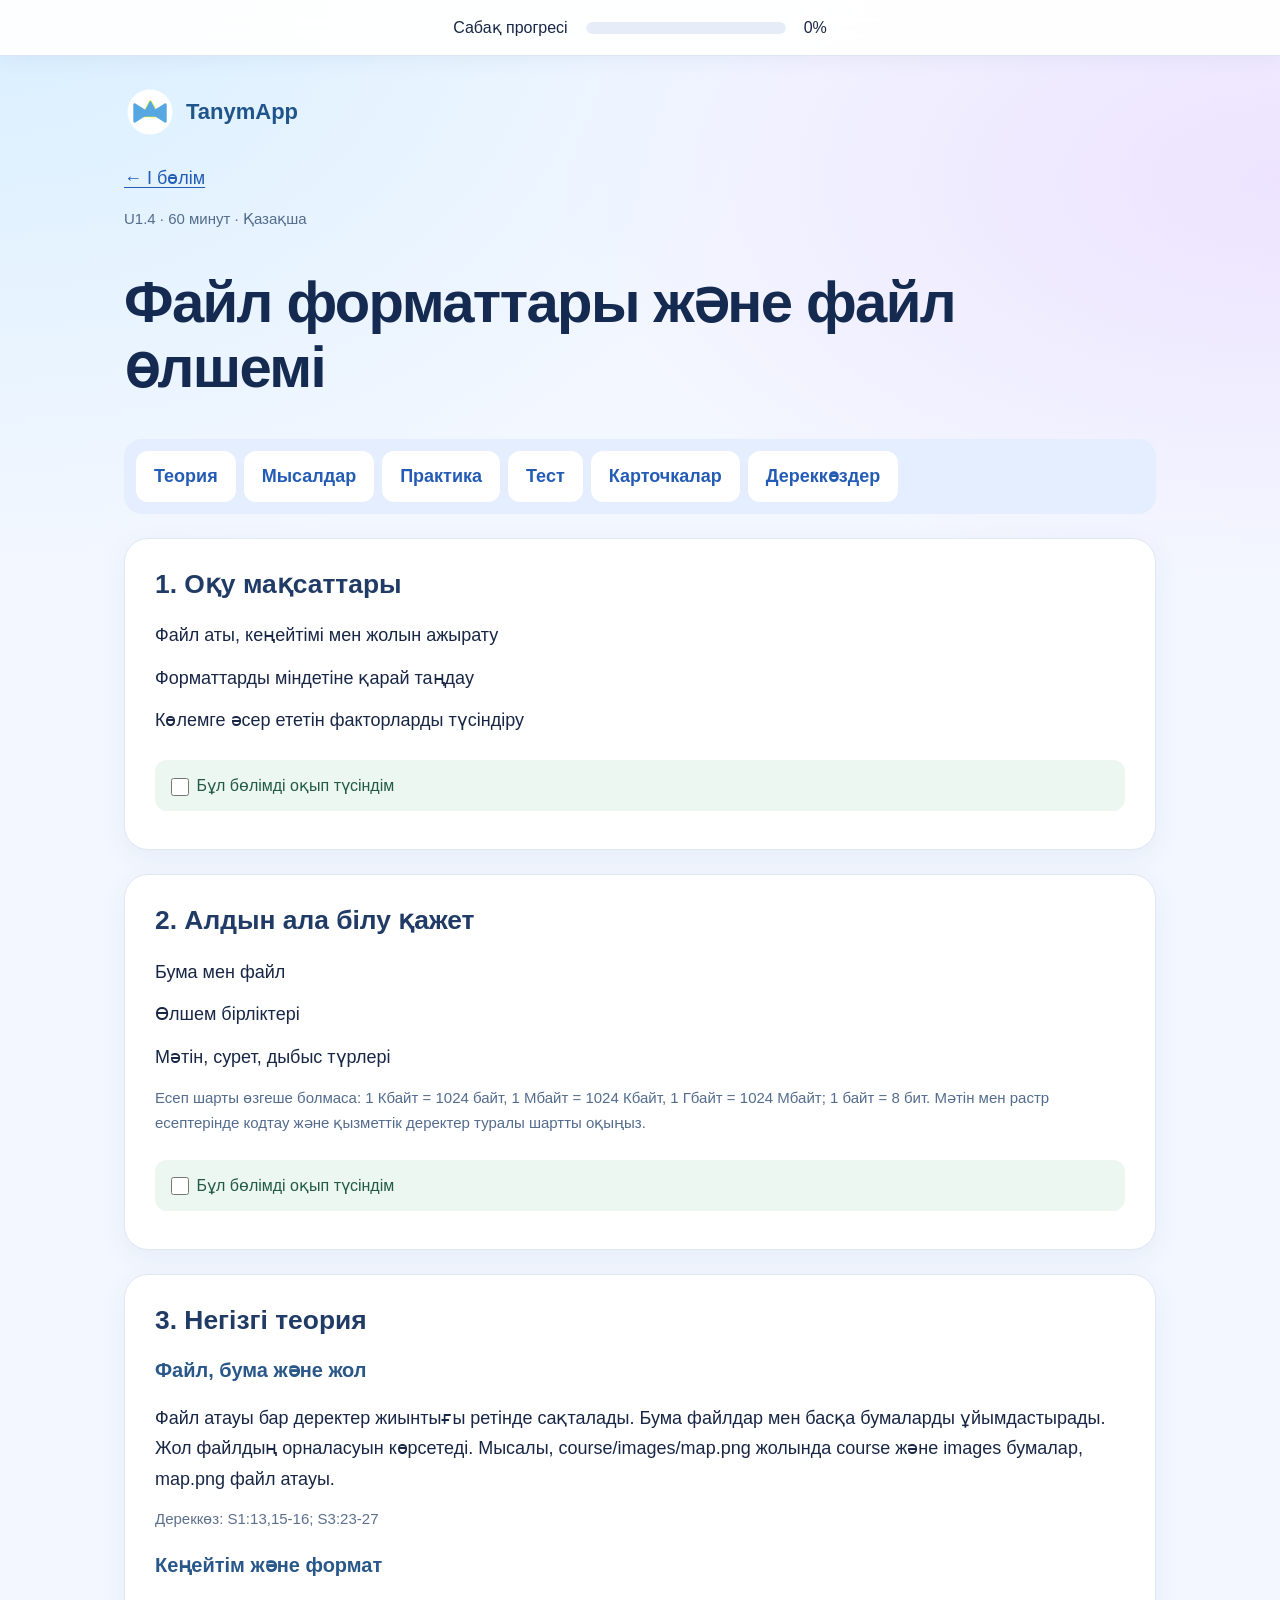
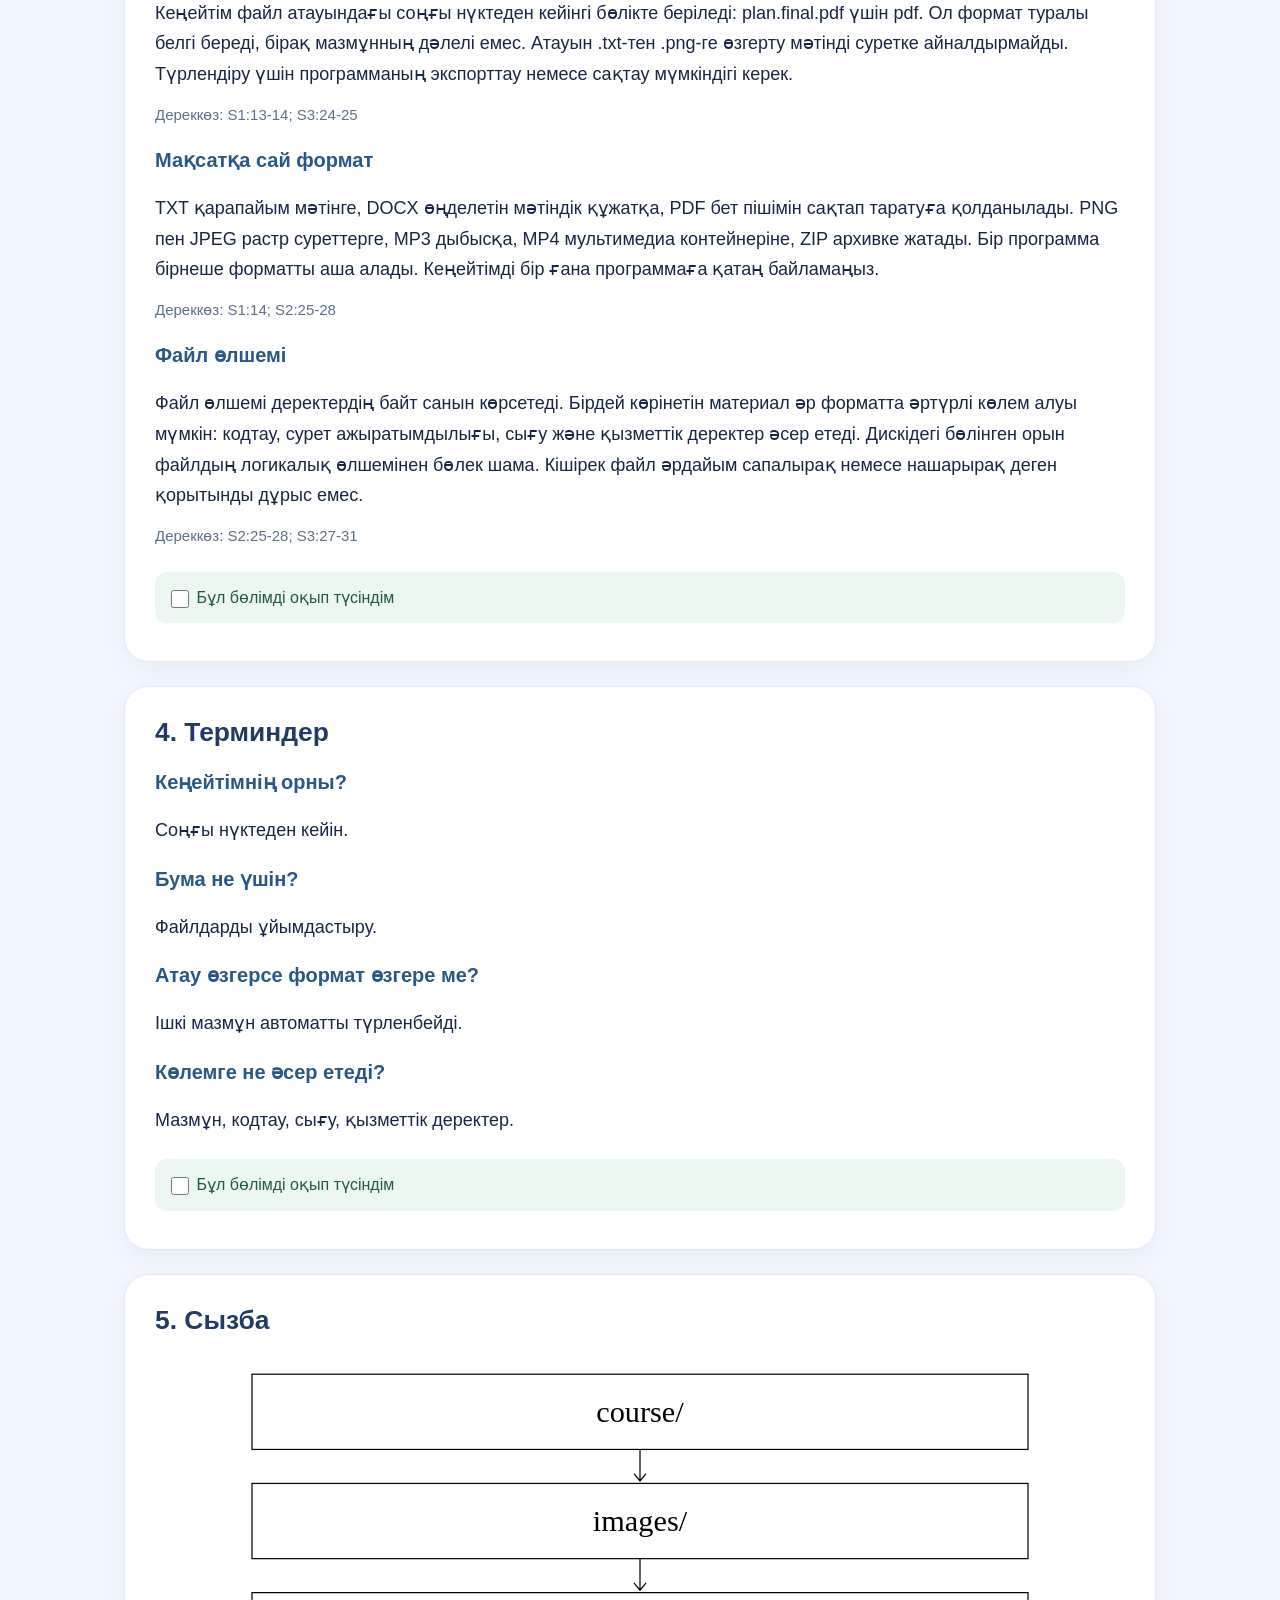
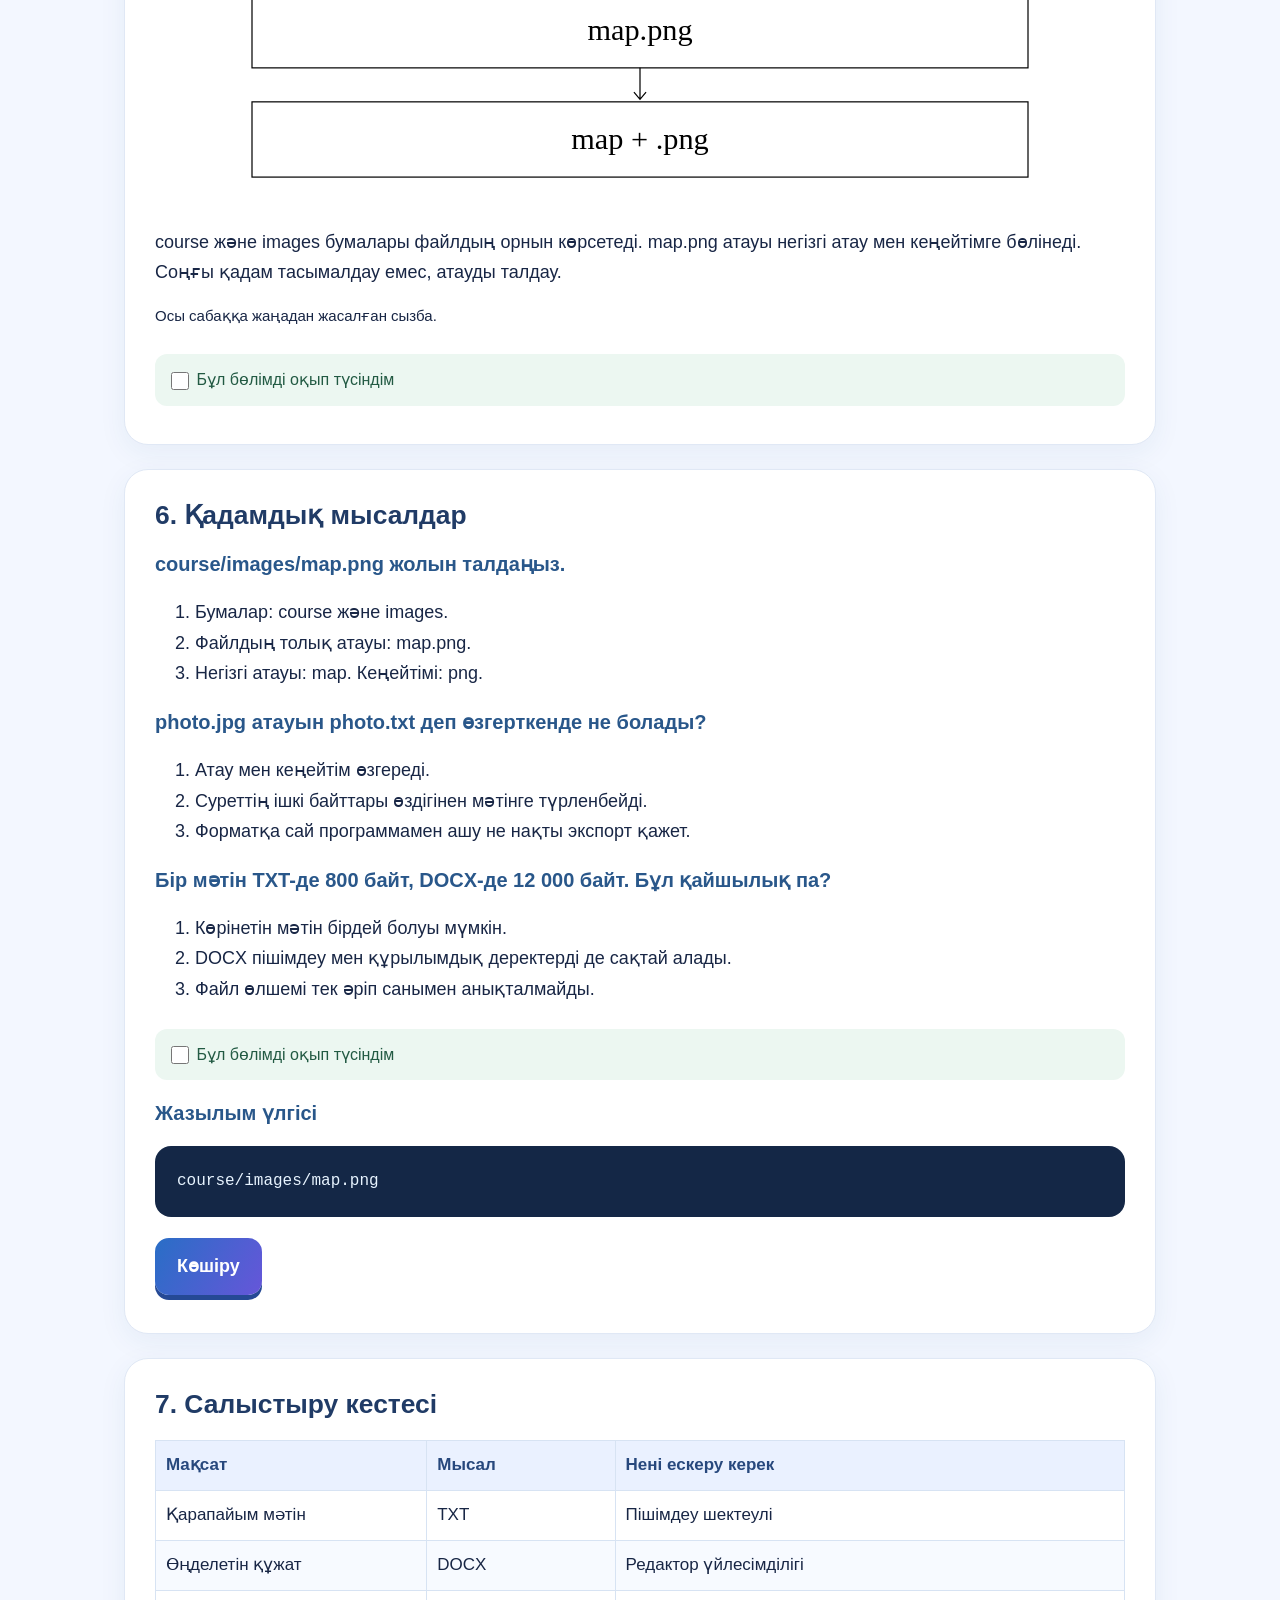
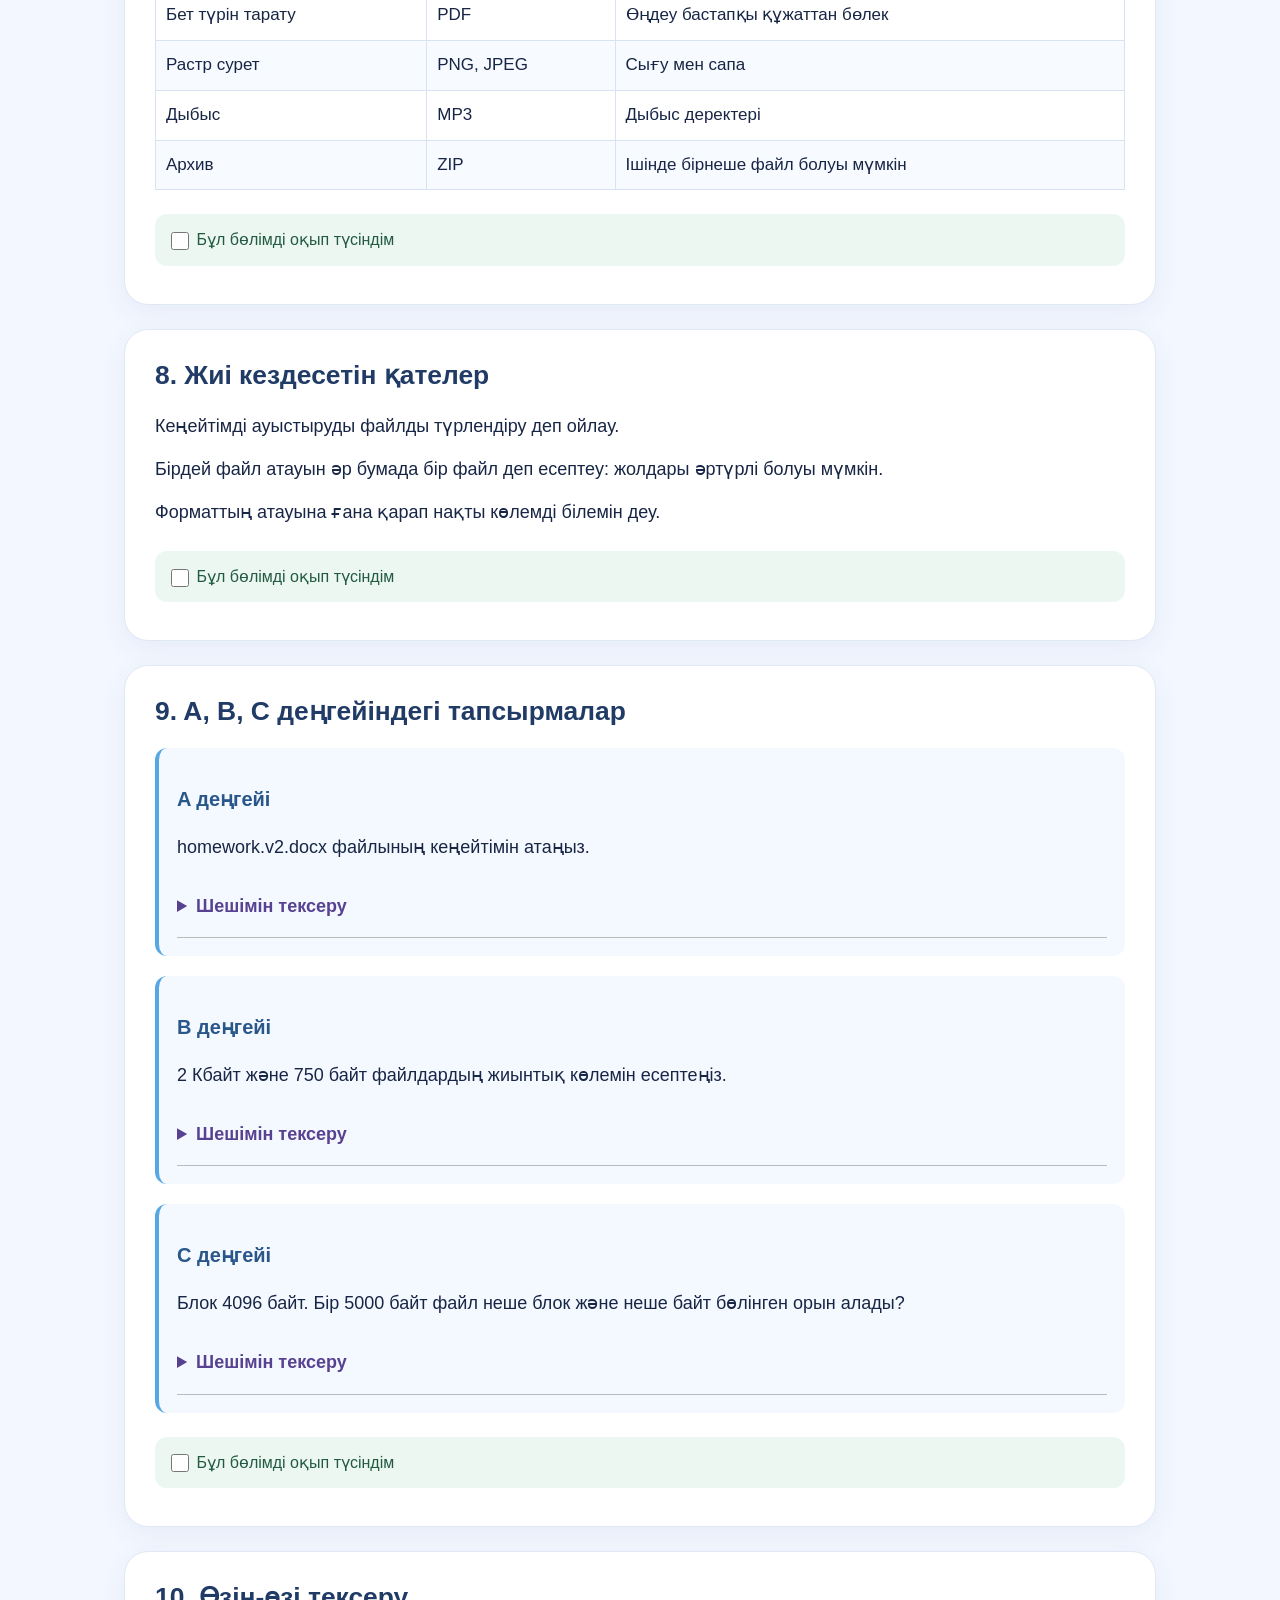
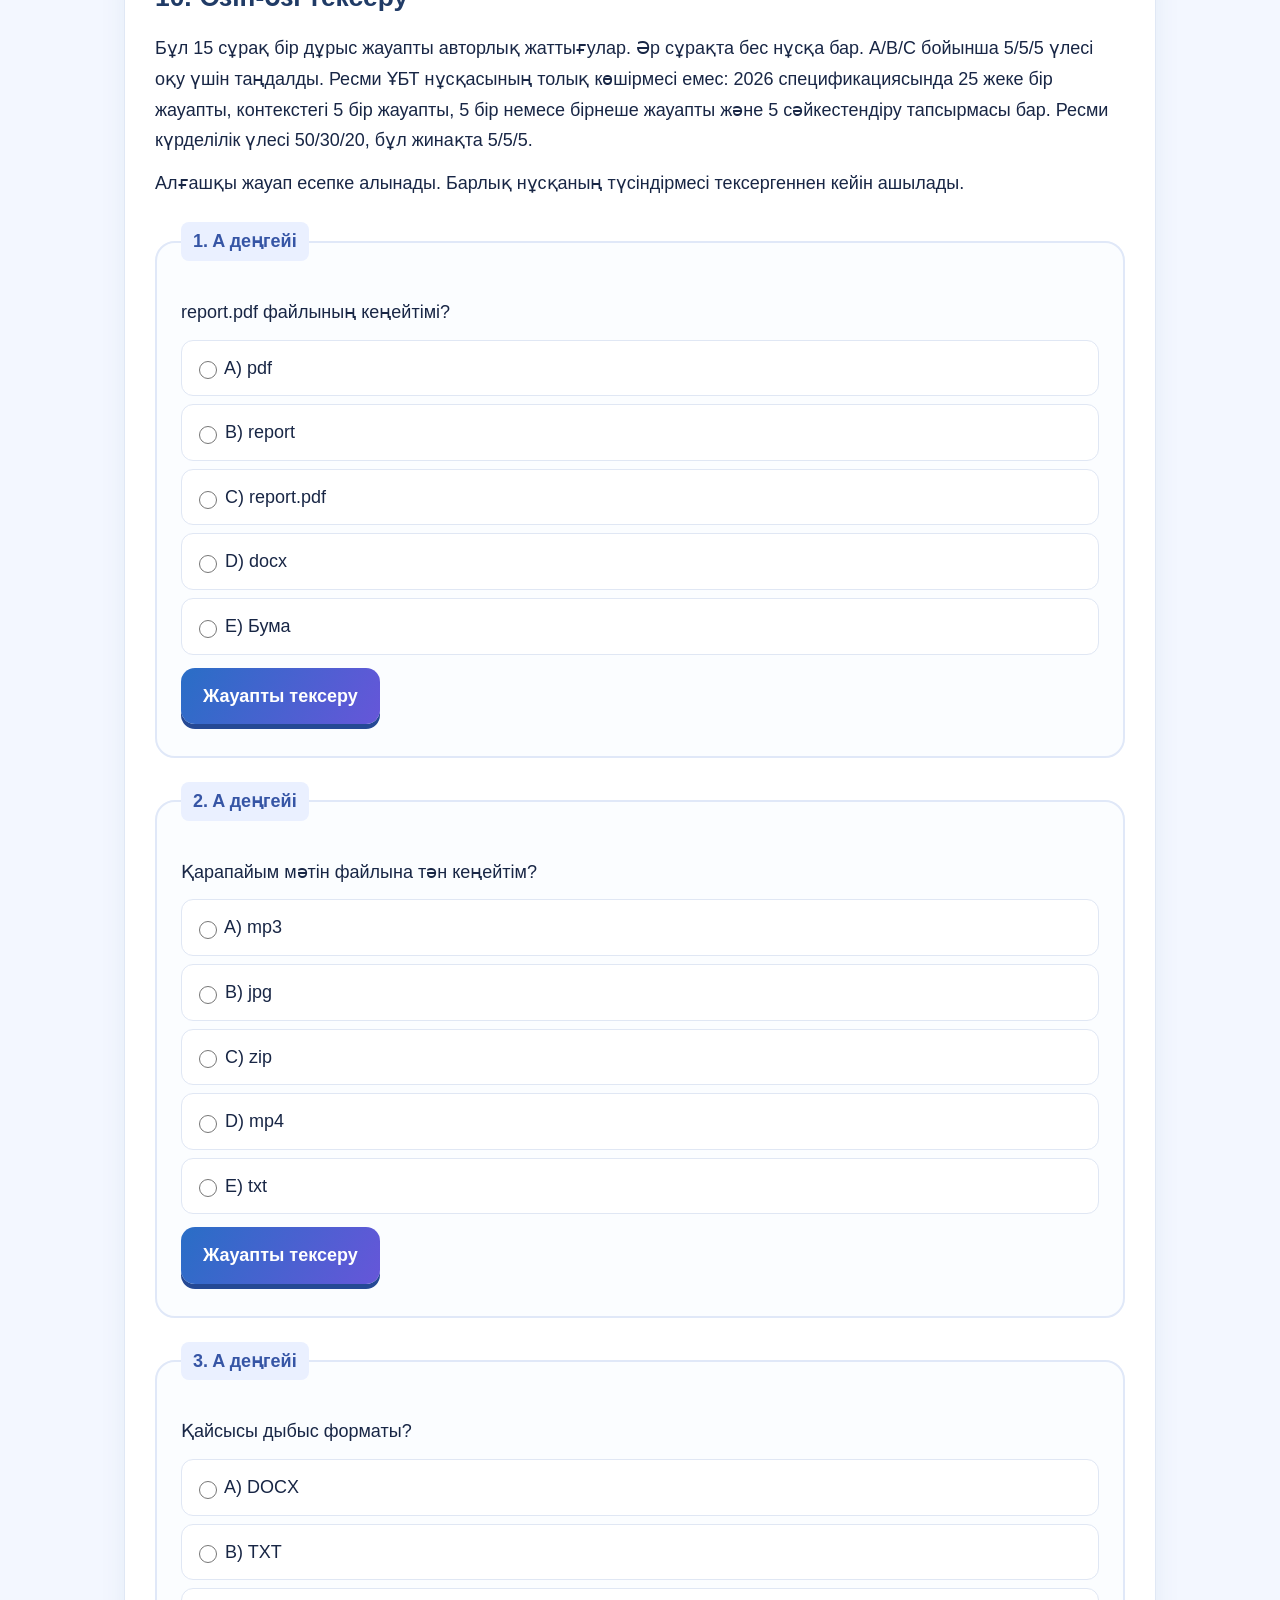
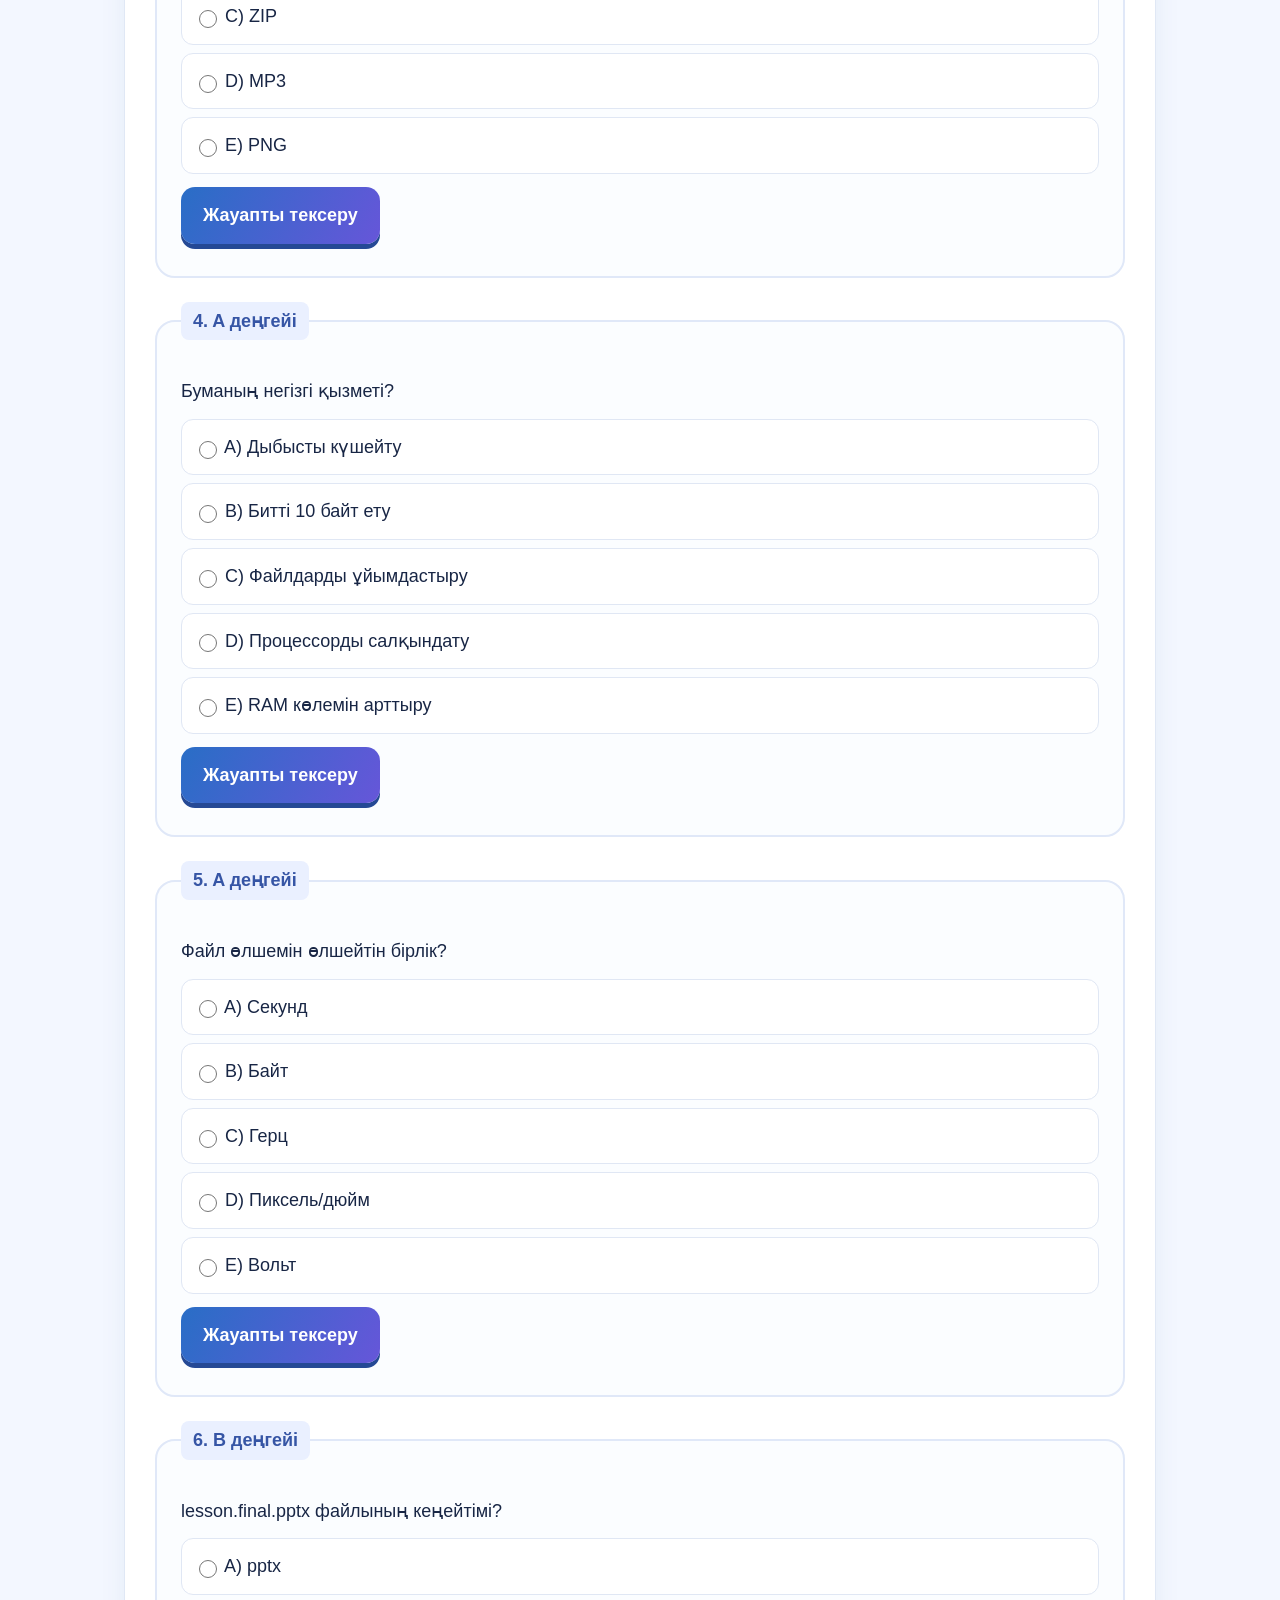
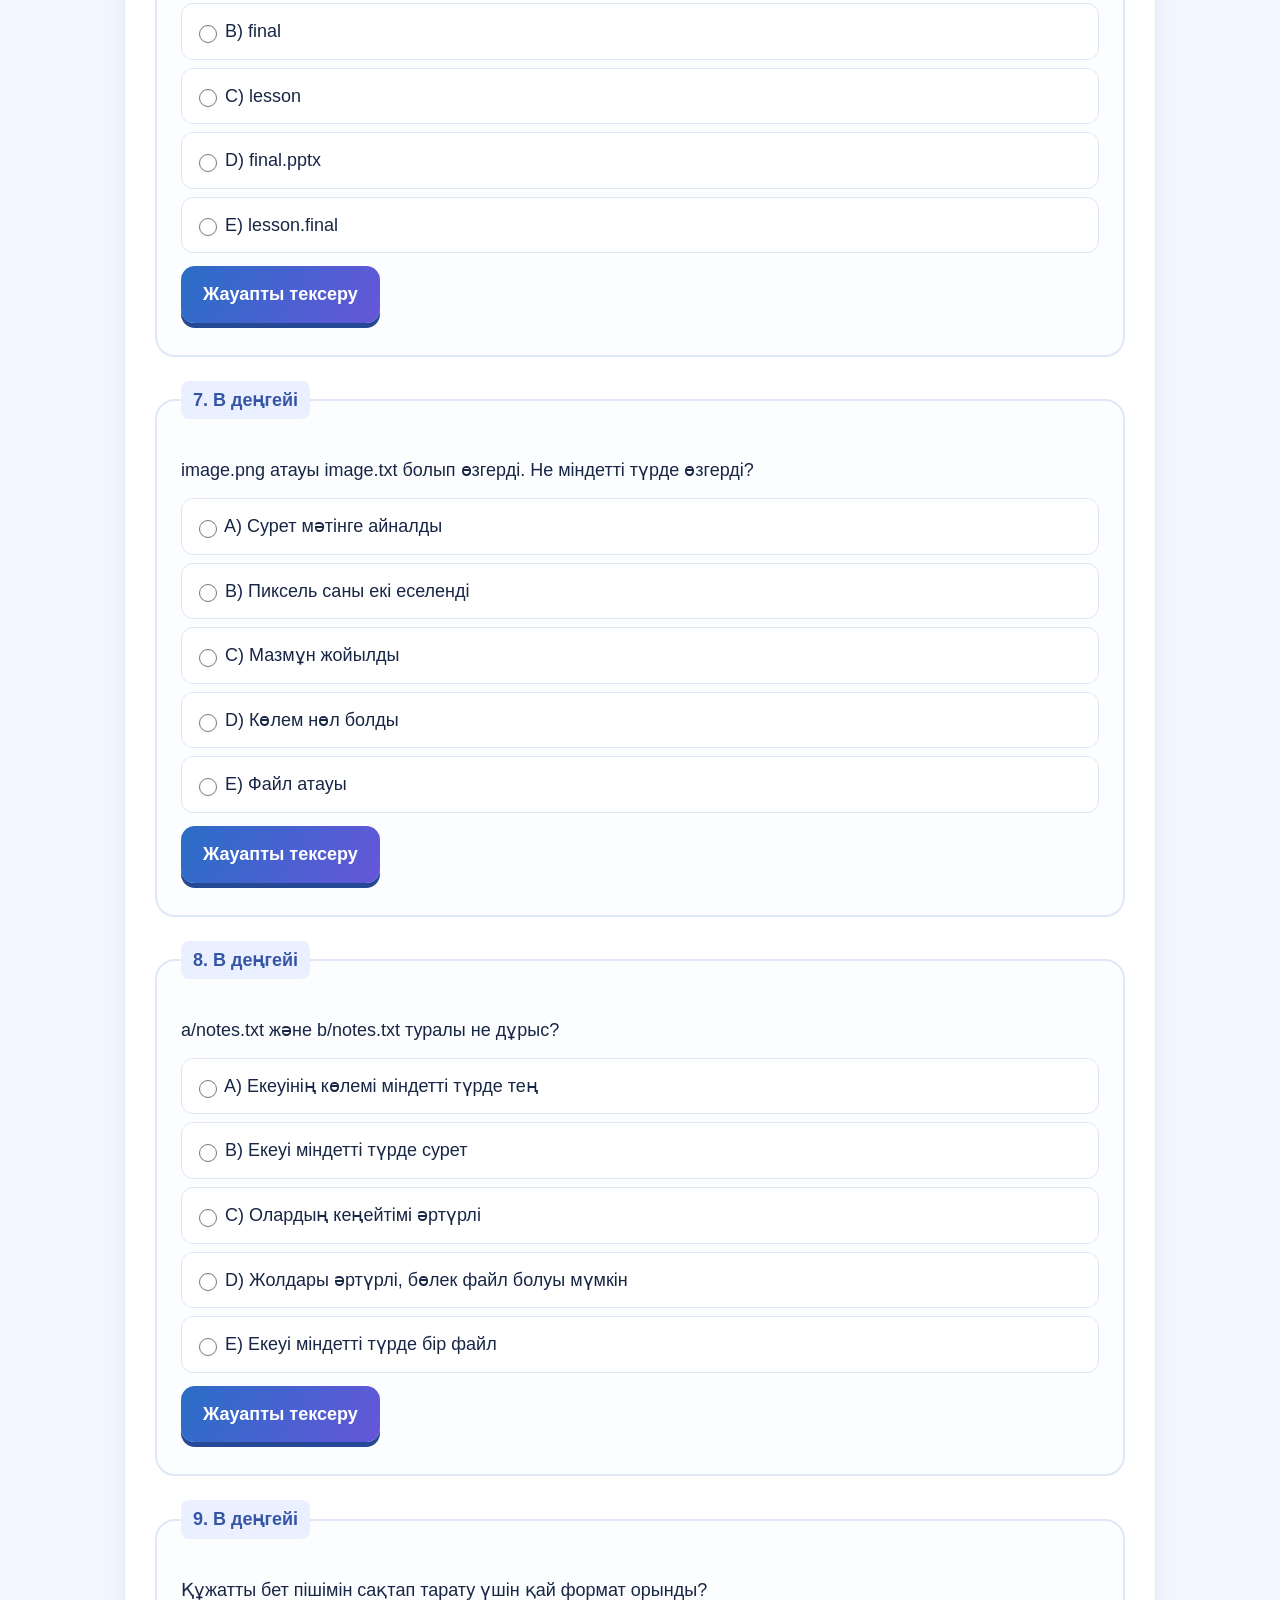
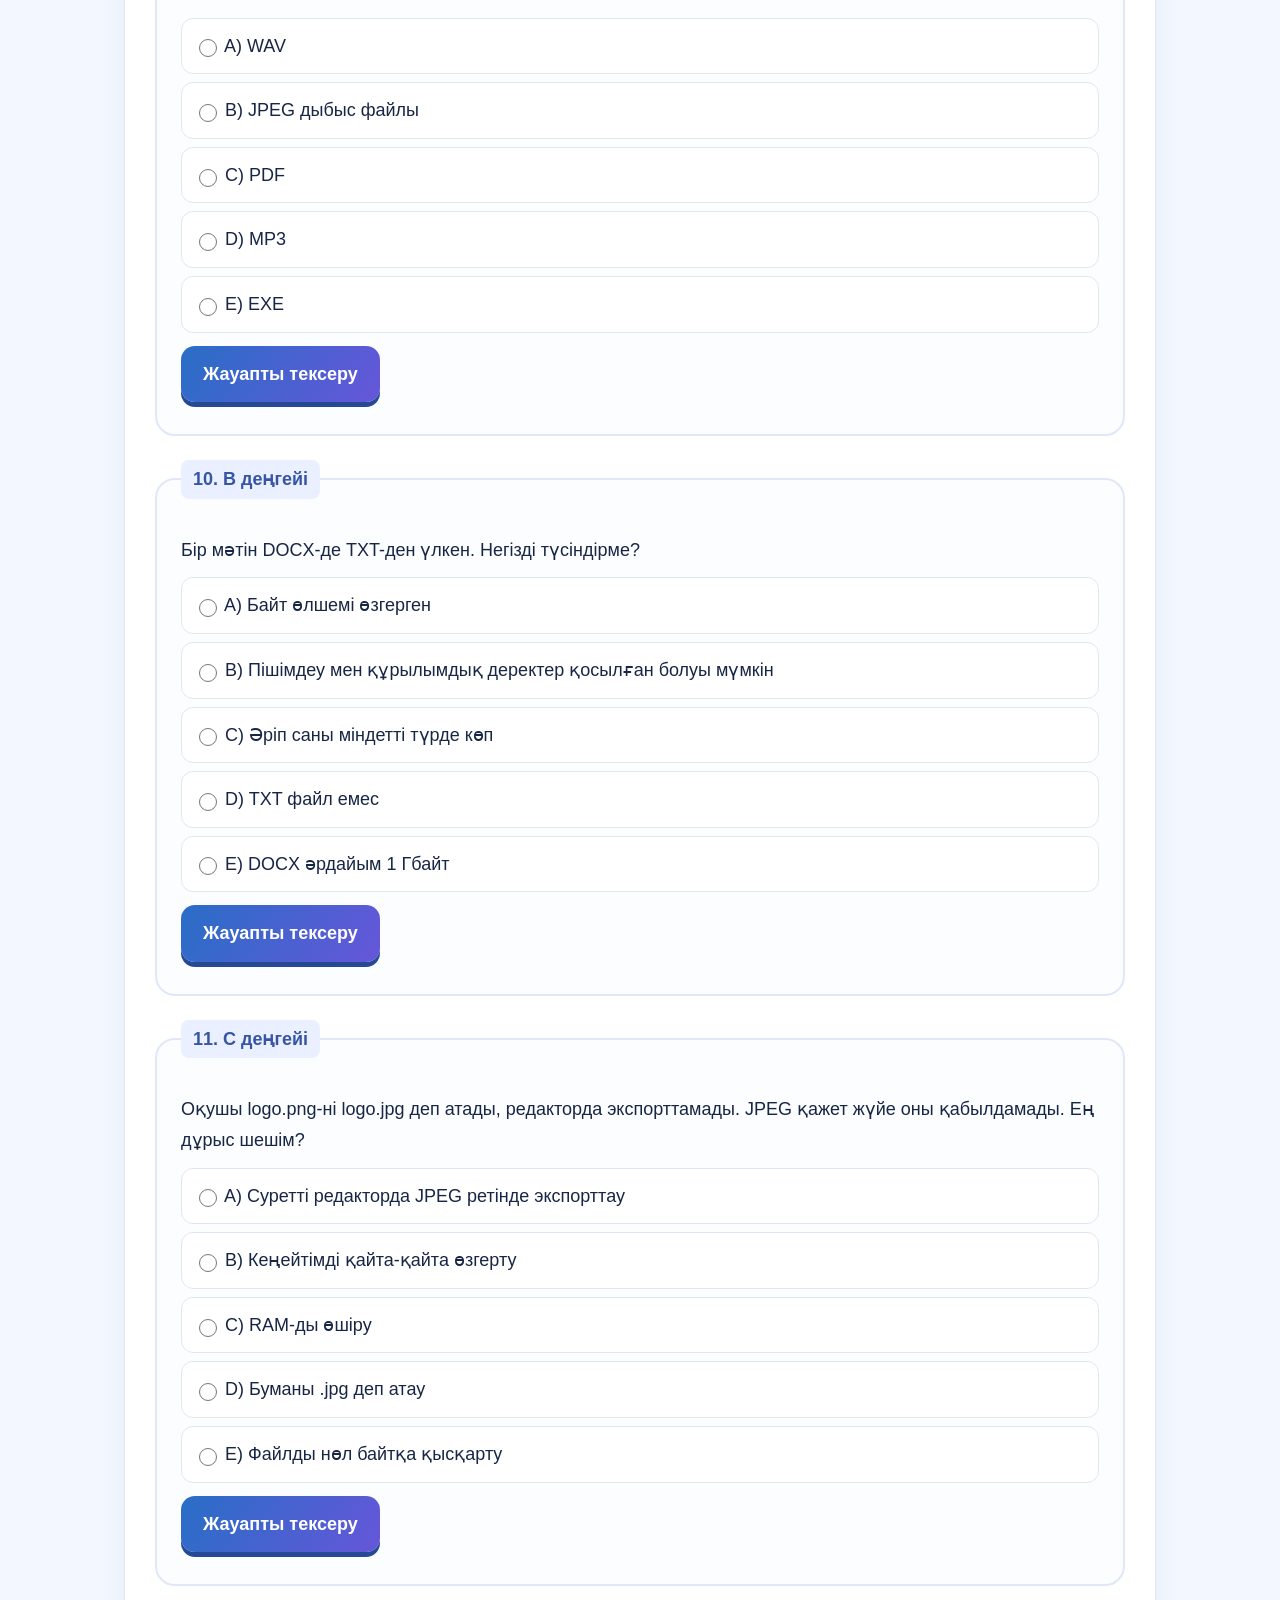
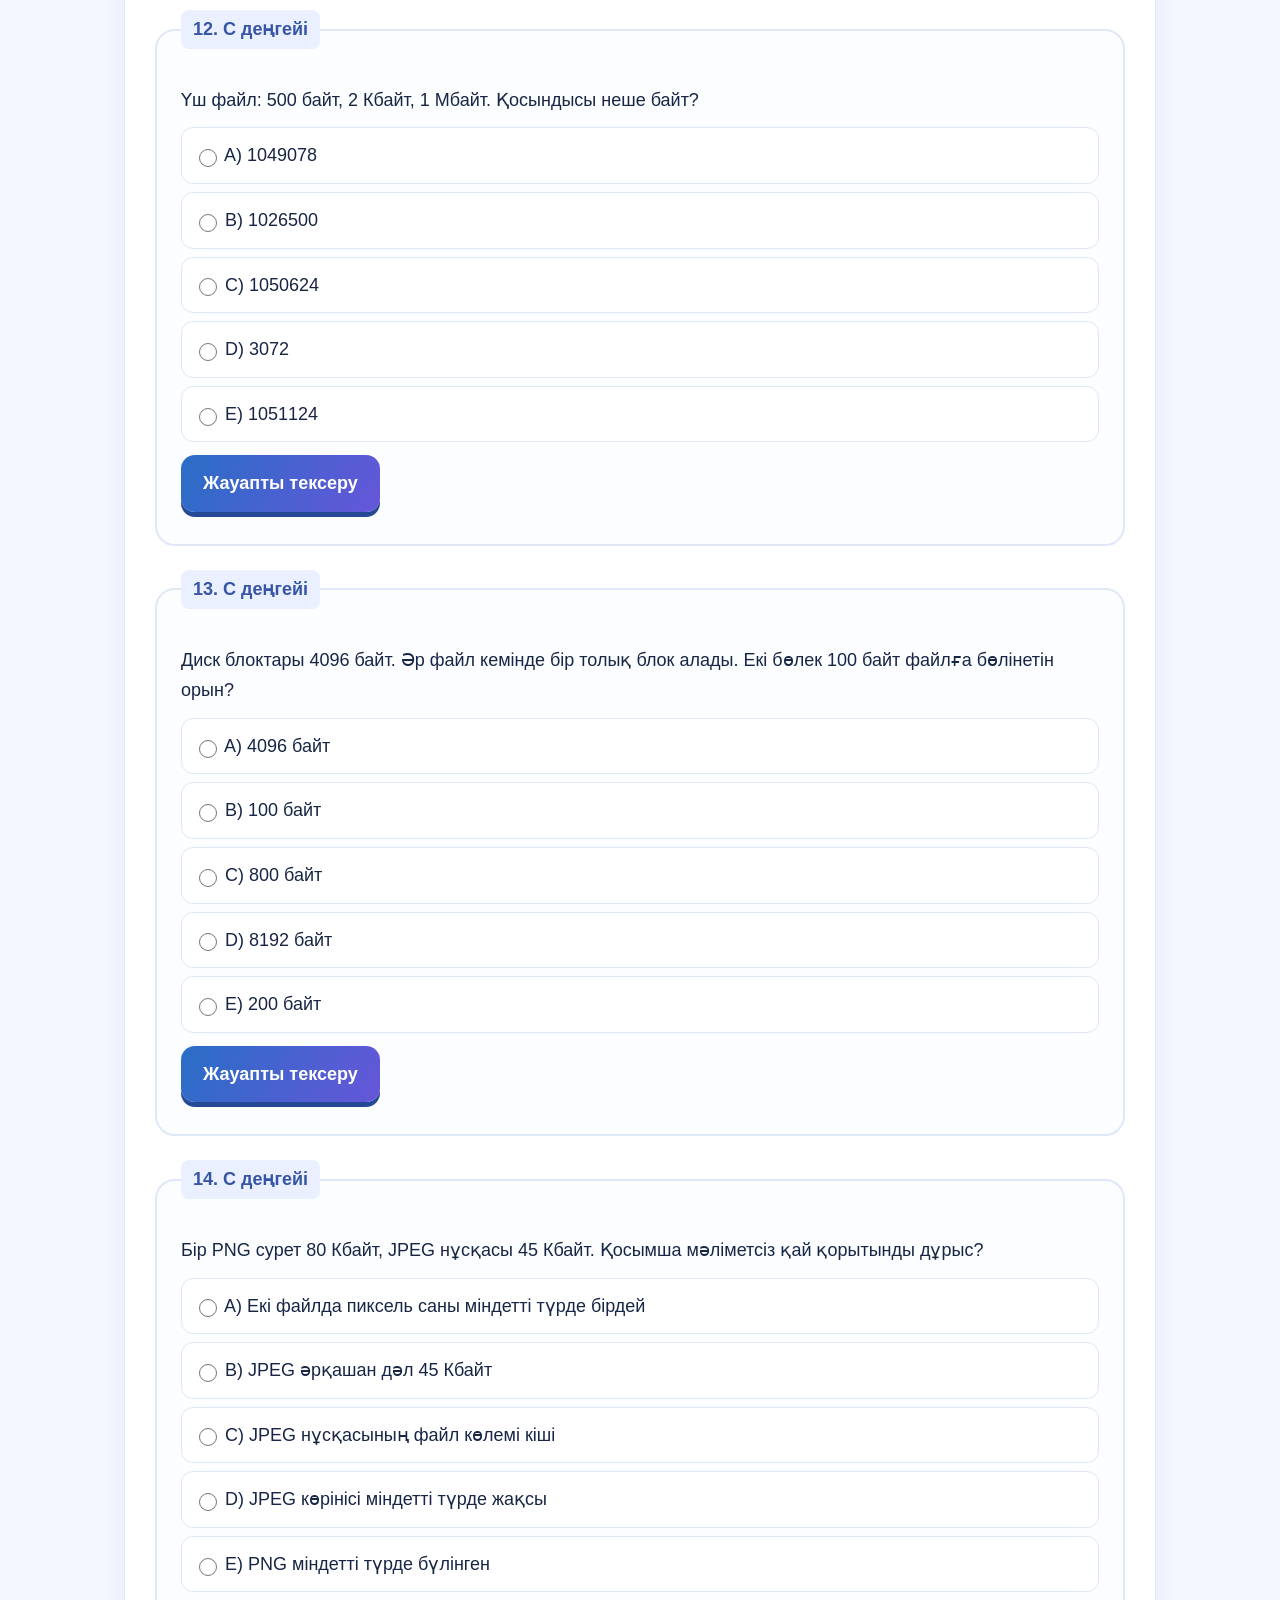
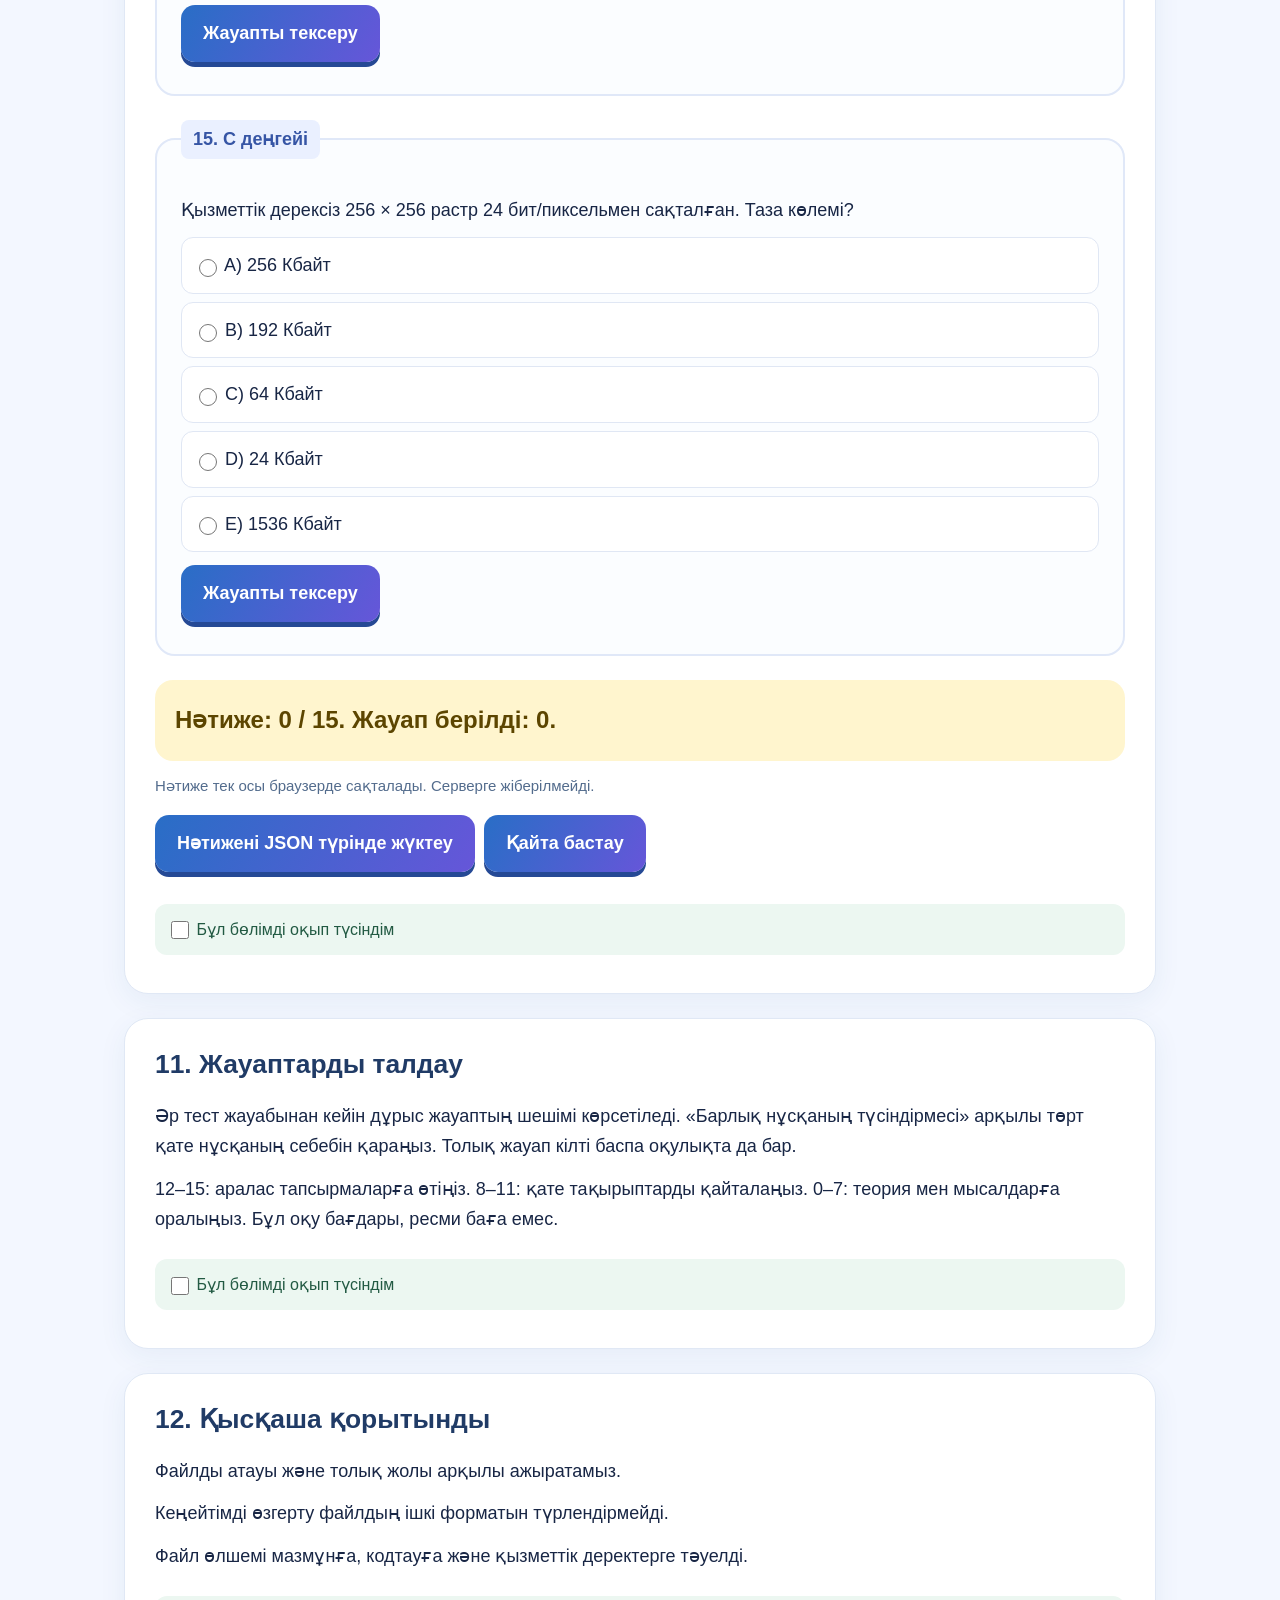
<file: 04-files/lesson.html>
<!doctype html><html lang="kk"><head><meta charset="utf-8"><meta name="viewport" content="width=device-width, initial-scale=1"><title>Файл форматтары және файл өлшемі</title><style>*{box-sizing:border-box}html{scroll-behavior:smooth}body{font-family:"Times New Roman",Times,serif;background:#fff;color:#000;font-size:20px;line-height:1.55;margin:0}main{max-width:920px;margin:auto;padding:32px 24px 80px}h1{font-size:2.3rem;line-height:1.12}h2{font-size:1.65rem;line-height:1.2;margin:0 0 20px}h3{font-size:1.25rem;line-height:1.3}p{margin:12px 0}a{color:#000;text-underline-offset:3px}nav{border-block:1px solid;padding:18px 0;display:flex;flex-wrap:wrap;gap:10px 24px}section{padding:36px 0;border-bottom:1px solid #aaa;scroll-margin-top:75px}.meta,.source,small{font-size:15px}.top{position:sticky;top:0;background:white;border-bottom:1px solid;z-index:3;padding:8px 20px;display:flex;gap:18px;align-items:center;justify-content:center;font-size:16px}progress{max-width:200px;width:30%;accent-color:#000}button{font:inherit;color:#000;background:#fff;border:1px solid;padding:8px 16px;cursor:pointer}button:hover,button:focus{background:#eee}button:disabled{cursor:default;color:#555}input{accent-color:#000}label{display:block;margin:8px 0;padding:6px}fieldset{border:1px solid #777;margin:24px 0;padding:22px;min-width:0}legend{font-weight:bold;padding:0 8px}details{border-bottom:1px solid #bbb;padding:16px 0}summary{cursor:pointer}table{border-collapse:collapse;width:100%;font-size:17px}td,th{border:1px solid;padding:10px;text-align:left;vertical-align:top}.scroll{overflow:auto}img{max-width:100%;height:auto}.feedback{margin-top:18px;border-left:3px solid;padding-left:18px}.correct{font-weight:bold}.cards{display:grid;grid-template-columns:1fr 1fr;gap:0 24px}.check{font-size:16px;margin-top:24px}.error{font-weight:bold}pre{white-space:pre-wrap;overflow-wrap:anywhere;border:1px solid;padding:16px;font-size:16px}code{font-family:"Times New Roman",serif}.practice{margin:20px 0}footer{font-size:15px;padding-top:30px}.result{font-size:24px;font-weight:bold}@media(max-width:600px){body{font-size:18px}main{padding:24px 16px 60px}h1{font-size:2rem}.cards{display:block}fieldset{padding:15px 10px}td,th{padding:7px}nav{gap:8px 18px}.top{gap:10px;padding:8px}.source{overflow-wrap:anywhere}}@media print{.top,button,.check{display:none}section{break-inside:auto}details>*{display:block}}
body{font-family:Arial,sans-serif;background:#f3f7ff;color:#182645;font-size:18px;line-height:1.7;background-image:radial-gradient(at 0% 0%,#d9efff 0,transparent 45%),radial-gradient(at 100% 20%,#ede3ff 0,transparent 40%);background-attachment:fixed}main{max-width:1080px;padding-top:30px}h1{font-size:clamp(32px,5vw,58px);letter-spacing:-1.6px;color:#142a50;max-width:900px}h2{color:#203b66}h3{color:#29578a}a{color:#245cb5}section{background:#fff;border:1px solid #e0e8f5;border-radius:24px;padding:30px;margin:24px 0;box-shadow:0 8px 28px #244b8010;scroll-margin-top:100px}nav{border:0;background:#e4eeff;border-radius:18px;padding:12px;gap:8px}nav a{border-radius:12px;background:#fff;padding:10px 18px;text-decoration:none;font-weight:700;transition:transform .2s,background .2s}nav a:hover{transform:translateY(-3px);background:#fff3bb}.top{background:#ffffffee;backdrop-filter:blur(12px);border-bottom:1px solid #dbe6f6;padding:14px;box-shadow:0 3px 20px #34568110}progress{height:12px;accent-color:#487ee9;border-radius:30px;overflow:hidden}progress::-webkit-progress-bar{background:#e7edf8;border-radius:20px}progress::-webkit-progress-value{background:linear-gradient(90deg,#57a8e2,#7265ed);border-radius:20px;transition:width .4s}button,.cta{background:linear-gradient(120deg,#296ec6,#6656d9);color:white;border:0;border-radius:14px;padding:13px 22px;font-weight:700;box-shadow:0 5px 0 #254995;transition:transform .18s,box-shadow .18s,filter .18s;display:inline-block;text-decoration:none;margin:5px 4px 8px 0}button:hover,.cta:hover{background:linear-gradient(120deg,#357fdc,#7864ef);transform:translateY(-3px);box-shadow:0 8px 0 #254995;color:#fff}button:active,.cta:active{transform:translateY(3px);box-shadow:0 2px 0 #254995}button:disabled{background:#dce7f3;color:#52647a;box-shadow:none;transform:none}button:focus-visible,a:focus-visible,summary:focus-visible,input:focus-visible{outline:3px solid #c88900;outline-offset:4px}fieldset{border:2px solid #e0e8f8;border-radius:20px;padding:24px;background:#fbfdff}legend{color:#3655a5;background:#eaf0ff;border-radius:8px;padding:4px 12px}fieldset label{border:1px solid #e0e7f4;background:#fff;border-radius:12px;padding:12px;transition:background .2s,transform .2s;cursor:pointer}fieldset label:hover{background:#eff6ff;transform:translateX(3px)}fieldset label:has(input:checked){background:#e7efff;border-color:#587dde;box-shadow:0 0 0 1px #587dde}input{accent-color:#496ed3;width:18px;height:18px;vertical-align:middle}.feedback:empty{display:none}.feedback{background:#eef4ff;border:0;border-radius:14px;padding:18px;animation:reveal .35s ease-out}.feedback details{font-size:16px}.cards details{border:1px solid #e7ddfa;border-radius:18px;padding:20px;background:#f6f1ff;margin:8px 0;transition:transform .2s}.cards details:hover{transform:translateY(-3px)}summary{font-weight:700;color:#584191}.check{background:#ecf7f1;border-radius:12px;padding:12px;color:#225a43}th{background:#eaf1ff;color:#27487d}td,th{border-color:#d7e3f3}tr:nth-child(odd) td{background:#f7faff}pre{background:#142746;color:#e8f4ff;border:0;border-radius:16px;padding:22px}code{font-family:monospace}footer{color:#576985}.meta{color:#536c8d}.source{color:#5c708d}.result{background:#fff5ce;color:#5c4500;border-radius:18px;padding:20px}.practice{background:#f4f8ff;border-left:4px solid #57a8e2;padding:18px;border-radius:12px}.brand{display:flex;align-items:center;gap:10px;font-size:22px;font-weight:800;color:#20558c;text-decoration:none;margin-bottom:25px}.brand img{width:52px;height:52px}.hero{position:relative;padding:36px 0 24px}.eyebrow{display:inline-block;padding:6px 14px;background:#fff0b5;color:#6b4f00;border-radius:30px;font-size:14px;font-weight:700}.stats{display:flex;gap:12px;flex-wrap:wrap;margin:25px 0}.stats span{padding:12px 18px;background:#fff;border:1px solid #dce7f7;border-radius:16px}.course-grid{display:grid;grid-template-columns:repeat(2,minmax(0,1fr));gap:20px}.course-grid section{margin:0;border-top:5px solid #57a8e2;transition:transform .22s,box-shadow .22s}.course-grid section:hover{transform:translateY(-6px);box-shadow:0 16px 35px #244b8020}.course-grid section:nth-child(2){border-top-color:#9180ef}.course-grid section:nth-child(3){border-top-color:#40bba2}.course-grid section:nth-child(4){border-top-color:#efad4f}.course-grid section:nth-child(5){border-top-color:#e880ad}.course-grid h2{font-size:25px;min-height:65px}.course-grid h2 a{text-decoration:none;color:inherit}.lesson-number{font-weight:800;font-size:32px;color:#4a80bf}.course-grid p{font-size:16px}@keyframes reveal{from{opacity:0;transform:translateY(8px)}to{opacity:1;transform:translateY(0)}}@media(max-width:650px){.course-grid{grid-template-columns:1fr}section{padding:20px;border-radius:18px}main{padding:20px 14px}h1{letter-spacing:-.8px}.top{font-size:13px;gap:8px}nav a{padding:9px 12px}.stats{gap:8px}.stats span{padding:10px;font-size:14px}.course-grid h2{min-height:0}}@media(prefers-reduced-motion:reduce){*,*::before,*::after{animation:none!important;transition:none!important;scroll-behavior:auto!important}}@media print{body{background:white;color:black}section{box-shadow:none;border:1px solid #ddd}.brand,.cta{display:none}}
</style></head><body><div class="top"><span>Сабақ прогресі</span><progress id="progress" max="100" value="0" aria-label="Сабақ прогресі"></progress><span id="progress-label">0%</span></div><main><a class="brand" href="../index.html"><img src="../assets/logo.svg" alt="TanymApp логотипі">TanymApp</a><a href="../index.html">← I бөлім</a><p class="meta">U1.4 · 60 минут · Қазақша</p><h1>Файл форматтары және файл өлшемі</h1><nav aria-label="Сабақ навигациясы"><a href="#theory">Теория</a><a href="#examples">Мысалдар</a><a href="#practice">Практика</a><a href="#selftest">Тест</a><a href="#cards">Карточкалар</a><a href="#sources">Дереккөздер</a></nav><section id="goals"><h2>1. Оқу мақсаттары</h2><p>Файл аты, кеңейтімі мен жолын ажырату</p><p>Форматтарды міндетіне қарай таңдау</p><p>Көлемге әсер ететін факторларды түсіндіру</p><label class="check"><input class="read" id="read-goals" type="checkbox"> Бұл бөлімді оқып түсіндім</label></section><section id="prereq"><h2>2. Алдын ала білу қажет</h2><p>Бума мен файл</p><p>Өлшем бірліктері</p><p>Мәтін, сурет, дыбыс түрлері</p><p class="meta">Есеп шарты өзгеше болмаса: 1 Кбайт = 1024 байт, 1 Мбайт = 1024 Кбайт, 1 Гбайт = 1024 Мбайт; 1 байт = 8 бит. Мәтін мен растр есептерінде кодтау және қызметтік деректер туралы шартты оқыңыз.</p><label class="check"><input class="read" id="read-prereq" type="checkbox"> Бұл бөлімді оқып түсіндім</label></section><section id="theory"><h2>3. Негізгі теория</h2><h3>Файл, бума және жол</h3><p>Файл атауы бар деректер жиынтығы ретінде сақталады. Бума файлдар мен басқа бумаларды ұйымдастырады. Жол файлдың орналасуын көрсетеді. Мысалы, course/images/map.png жолында course және images бумалар, map.png файл атауы.</p><p class="source">Дереккөз: S1:13,15-16; S3:23-27</p><h3>Кеңейтім және формат</h3><p>Кеңейтім файл атауындағы соңғы нүктеден кейінгі бөлікте беріледі: plan.final.pdf үшін pdf. Ол формат туралы белгі береді, бірақ мазмұнның дәлелі емес. Атауын .txt-тен .png-ге өзгерту мәтінді суретке айналдырмайды. Түрлендіру үшін программаның экспорттау немесе сақтау мүмкіндігі керек.</p><p class="source">Дереккөз: S1:13-14; S3:24-25</p><h3>Мақсатқа сай формат</h3><p>TXT қарапайым мәтінге, DOCX өңделетін мәтіндік құжатқа, PDF бет пішімін сақтап таратуға қолданылады. PNG пен JPEG растр суреттерге, MP3 дыбысқа, MP4 мультимедиа контейнеріне, ZIP архивке жатады. Бір программа бірнеше форматты аша алады. Кеңейтімді бір ғана программаға қатаң байламаңыз.</p><p class="source">Дереккөз: S1:14; S2:25-28</p><h3>Файл өлшемі</h3><p>Файл өлшемі деректердің байт санын көрсетеді. Бірдей көрінетін материал әр форматта әртүрлі көлем алуы мүмкін: кодтау, сурет ажыратымдылығы, сығу және қызметтік деректер әсер етеді. Дискідегі бөлінген орын файлдың логикалық өлшемінен бөлек шама. Кішірек файл әрдайым сапалырақ немесе нашарырақ деген қорытынды дұрыс емес.</p><p class="source">Дереккөз: S2:25-28; S3:27-31</p><label class="check"><input class="read" id="read-theory" type="checkbox"> Бұл бөлімді оқып түсіндім</label></section><section id="terms"><h2>4. Терминдер</h2><h3>Кеңейтімнің орны?</h3><p>Соңғы нүктеден кейін.</p><h3>Бума не үшін?</h3><p>Файлдарды ұйымдастыру.</p><h3>Атау өзгерсе формат өзгере ме?</h3><p>Ішкі мазмұн автоматты түрленбейді.</p><h3>Көлемге не әсер етеді?</h3><p>Мазмұн, кодтау, сығу, қызметтік деректер.</p><label class="check"><input class="read" id="read-terms" type="checkbox"> Бұл бөлімді оқып түсіндім</label></section><section id="diagram"><h2>5. Сызба</h2><img src="assets/diagram.svg" alt="course және images бумалары файлдың орнын көрсетеді. map.png атауы негізгі атау мен кеңейтімге бөлінеді. Соңғы қадам тасымалдау емес, атауды талдау."><p>course және images бумалары файлдың орнын көрсетеді. map.png атауы негізгі атау мен кеңейтімге бөлінеді. Соңғы қадам тасымалдау емес, атауды талдау.</p><small>Осы сабаққа жаңадан жасалған сызба.</small><label class="check"><input class="read" id="read-diagram" type="checkbox"> Бұл бөлімді оқып түсіндім</label></section><section id="examples"><h2>6. Қадамдық мысалдар</h2><h3>course/images/map.png жолын талдаңыз.</h3><ol><li>Бумалар: course және images.</li><li>Файлдың толық атауы: map.png.</li><li>Негізгі атауы: map. Кеңейтімі: png.</li></ol><h3>photo.jpg атауын photo.txt деп өзгерткенде не болады?</h3><ol><li>Атау мен кеңейтім өзгереді.</li><li>Суреттің ішкі байттары өздігінен мәтінге түрленбейді.</li><li>Форматқа сай программамен ашу не нақты экспорт қажет.</li></ol><h3>Бір мәтін TXT-де 800 байт, DOCX-де 12 000 байт. Бұл қайшылық па?</h3><ol><li>Көрінетін мәтін бірдей болуы мүмкін.</li><li>DOCX пішімдеу мен құрылымдық деректерді де сақтай алады.</li><li>Файл өлшемі тек әріп санымен анықталмайды.</li></ol><label class="check"><input class="read" id="read-examples" type="checkbox"> Бұл бөлімді оқып түсіндім</label><h3>Жазылым үлгісі</h3><pre><code id="copy-example">course/images/map.png</code></pre><button type="button" data-copy="copy-example">Көшіру</button></section><section id="comparison"><h2>7. Салыстыру кестесі</h2><div class="scroll"><table><tr><th>Мақсат</th><th>Мысал</th><th>Нені ескеру керек</th></tr><tr><td>Қарапайым мәтін</td><td>TXT</td><td>Пішімдеу шектеулі</td></tr><tr><td>Өңделетін құжат</td><td>DOCX</td><td>Редактор үйлесімділігі</td></tr><tr><td>Бет түрін тарату</td><td>PDF</td><td>Өңдеу бастапқы құжаттан бөлек</td></tr><tr><td>Растр сурет</td><td>PNG, JPEG</td><td>Сығу мен сапа</td></tr><tr><td>Дыбыс</td><td>MP3</td><td>Дыбыс деректері</td></tr><tr><td>Архив</td><td>ZIP</td><td>Ішінде бірнеше файл болуы мүмкін</td></tr></table></div><label class="check"><input class="read" id="read-comparison" type="checkbox"> Бұл бөлімді оқып түсіндім</label></section><section id="mistakes"><h2>8. Жиі кездесетін қателер</h2><p>Кеңейтімді ауыстыруды файлды түрлендіру деп ойлау.</p><p>Бірдей файл атауын әр бумада бір файл деп есептеу: жолдары әртүрлі болуы мүмкін.</p><p>Форматтың атауына ғана қарап нақты көлемді білемін деу.</p><label class="check"><input class="read" id="read-mistakes" type="checkbox"> Бұл бөлімді оқып түсіндім</label></section><section id="practice"><h2>9. A, B, C деңгейіндегі тапсырмалар</h2><div class="practice"><h3>A деңгейі</h3><p>homework.v2.docx файлының кеңейтімін атаңыз.</p><details><summary>Шешімін тексеру</summary><p>docx. Негізгі атауы homework.v2.</p></details></div><div class="practice"><h3>B деңгейі</h3><p>2 Кбайт және 750 байт файлдардың жиынтық көлемін есептеңіз.</p><details><summary>Шешімін тексеру</summary><p>2048 + 750 = 2798 байт.</p></details></div><div class="practice"><h3>C деңгейі</h3><p>Блок 4096 байт. Бір 5000 байт файл неше блок және неше байт бөлінген орын алады?</p><details><summary>Шешімін тексеру</summary><p>Бір блок жетпейді, екі блок қажет. 2 × 4096 = 8192 байт.</p></details></div><label class="check"><input class="read" id="read-practice" type="checkbox"> Бұл бөлімді оқып түсіндім</label></section><section id="selftest"><h2>10. Өзін-өзі тексеру</h2><p>Бұл 15 сұрақ бір дұрыс жауапты авторлық жаттығулар. Әр сұрақта бес нұсқа бар. A/B/C бойынша 5/5/5 үлесі оқу үшін таңдалды. Ресми ҰБТ нұсқасының толық көшірмесі емес: 2026 спецификациясында 25 жеке бір жауапты, контекстегі 5 бір жауапты, 5 бір немесе бірнеше жауапты және 5 сәйкестендіру тапсырмасы бар. Ресми күрделілік үлесі 50/30/20, бұл жинақта 5/5/5.</p><p>Алғашқы жауап есепке алынады. Барлық нұсқаның түсіндірмесі тексергеннен кейін ашылады.</p><div id="quiz"></div><p id="score" class="result" aria-live="polite"></p><p id="storage" class="meta"></p><button id="export-result">Нәтижені JSON түрінде жүктеу</button> <button id="reset">Қайта бастау</button><label class="check"><input class="read" id="read-selftest" type="checkbox"> Бұл бөлімді оқып түсіндім</label></section><section id="answers"><h2>11. Жауаптарды талдау</h2><p>Әр тест жауабынан кейін дұрыс жауаптың шешімі көрсетіледі. «Барлық нұсқаның түсіндірмесі» арқылы төрт қате нұсқаның себебін қараңыз. Толық жауап кілті баспа оқулықта да бар.</p><p>12–15: аралас тапсырмаларға өтіңіз. 8–11: қате тақырыптарды қайталаңыз. 0–7: теория мен мысалдарға оралыңыз. Бұл оқу бағдары, ресми баға емес.</p><label class="check"><input class="read" id="read-answers" type="checkbox"> Бұл бөлімді оқып түсіндім</label></section><section id="summary"><h2>12. Қысқаша қорытынды</h2><p>Файлды атауы және толық жолы арқылы ажыратамыз.</p><p>Кеңейтімді өзгерту файлдың ішкі форматын түрлендірмейді.</p><p>Файл өлшемі мазмұнға, кодтауға және қызметтік деректерге тәуелді.</p><label class="check"><input class="read" id="read-summary" type="checkbox"> Бұл бөлімді оқып түсіндім</label></section><section id="cards"><h2>13. Қайталау карточкалары</h2><div class="cards"><details><summary>Кеңейтімнің орны?</summary><p>Соңғы нүктеден кейін.</p></details><details><summary>Бума не үшін?</summary><p>Файлдарды ұйымдастыру.</p></details><details><summary>Атау өзгерсе формат өзгере ме?</summary><p>Ішкі мазмұн автоматты түрленбейді.</p></details><details><summary>Көлемге не әсер етеді?</summary><p>Мазмұн, кодтау, сығу, қызметтік деректер.</p></details></div><label class="check"><input class="read" id="read-cards" type="checkbox"> Бұл бөлімді оқып түсіндім</label></section><section id="sources"><h2>14. Дереккөздер</h2><p>S1. Р.А. Қадырқұлов, Ә.Д. Рысқұлбекова, Г.К. Нұрмұханбетова. Алматыкітап, 2023. 1.pdf, беттер: 13, 14, 15, 16.</p><p>S2. С.Т. Мұхамбетжанова, А.С. Тен, Л.Г. Дедмедова. Атамұра, 2021. 2.pdf, беттер: 25, 26, 27, 28.</p><p>S3. Г.И. Салғарева, А.С. Маханова, Л.А. Расина. Арман-ПВ, 2021. 3.pdf, беттер: 23, 24, 25, 26, 27, 28, 29, 30, 31.</p><p><a href="https://physics.nist.gov/cuu/Units/binary.html">NIST: Binary prefixes</a>: Екілік және ондық еселіктерді ажырату</p><p><a href="https://www.unicode.org/faq/utf_bom.html">Unicode FAQ: UTF-8, UTF-16, UTF-32</a>: Бір таңба әрдайым бір байт емес</p><p><a href="https://new.testcenter.kz/wp-content/uploads/2025/10/28_Информатика_каз.pdf">ҰТО: 2026 информатика спецификациясы</a>: Ресми тапсырма түрлері мен күрделілік үлесі</p><p>Түсіндірмелер, тапсырмалар және сызба жаңадан жасалды. Оқулық суреттері көшірілген жоқ. Толық шығу тегі: <a href="sources.json">sources.json</a>.</p><label class="check"><input class="read" id="read-sources" type="checkbox"> Бұл бөлімді оқып түсіндім</label></section><footer><p><a href="lesson.pptx">Презентация</a> · <a href="lesson.pdf">Слайдтар PDF</a> · <a href="textbook.pdf">Оқулық PDF</a> · <a href="teacher_guide.pdf">Мұғалім нұсқаулығы</a></p><p>Серверлік сақтау қосылмаған.</p></footer></main><script id="lesson-data" type="application/json">{"code": "U1.4", "slug": "04-files", "title": "Файл форматтары және файл өлшемі", "goals": ["Файл аты, кеңейтімі мен жолын ажырату", "Форматтарды міндетіне қарай таңдау", "Көлемге әсер ететін факторларды түсіндіру"], "prerequisites": ["Бума мен файл", "Өлшем бірліктері", "Мәтін, сурет, дыбыс түрлері"], "sections": [{"title": "Файл, бума және жол", "text": "Файл атауы бар деректер жиынтығы ретінде сақталады. Бума файлдар мен басқа бумаларды ұйымдастырады. Жол файлдың орналасуын көрсетеді. Мысалы, course/images/map.png жолында course және images бумалар, map.png файл атауы.", "source": "S1:13,15-16; S3:23-27"}, {"title": "Кеңейтім және формат", "text": "Кеңейтім файл атауындағы соңғы нүктеден кейінгі бөлікте беріледі: plan.final.pdf үшін pdf. Ол формат туралы белгі береді, бірақ мазмұнның дәлелі емес. Атауын .txt-тен .png-ге өзгерту мәтінді суретке айналдырмайды. Түрлендіру үшін программаның экспорттау немесе сақтау мүмкіндігі керек.", "source": "S1:13-14; S3:24-25"}, {"title": "Мақсатқа сай формат", "text": "TXT қарапайым мәтінге, DOCX өңделетін мәтіндік құжатқа, PDF бет пішімін сақтап таратуға қолданылады. PNG пен JPEG растр суреттерге, MP3 дыбысқа, MP4 мультимедиа контейнеріне, ZIP архивке жатады. Бір программа бірнеше форматты аша алады. Кеңейтімді бір ғана программаға қатаң байламаңыз.", "source": "S1:14; S2:25-28"}, {"title": "Файл өлшемі", "text": "Файл өлшемі деректердің байт санын көрсетеді. Бірдей көрінетін материал әр форматта әртүрлі көлем алуы мүмкін: кодтау, сурет ажыратымдылығы, сығу және қызметтік деректер әсер етеді. Дискідегі бөлінген орын файлдың логикалық өлшемінен бөлек шама. Кішірек файл әрдайым сапалырақ немесе нашарырақ деген қорытынды дұрыс емес.", "source": "S2:25-28; S3:27-31"}], "table": [["Мақсат", "Мысал", "Нені ескеру керек"], ["Қарапайым мәтін", "TXT", "Пішімдеу шектеулі"], ["Өңделетін құжат", "DOCX", "Редактор үйлесімділігі"], ["Бет түрін тарату", "PDF", "Өңдеу бастапқы құжаттан бөлек"], ["Растр сурет", "PNG, JPEG", "Сығу мен сапа"], ["Дыбыс", "MP3", "Дыбыс деректері"], ["Архив", "ZIP", "Ішінде бірнеше файл болуы мүмкін"]], "examples": [{"question": "course/images/map.png жолын талдаңыз.", "steps": ["Бумалар: course және images.", "Файлдың толық атауы: map.png.", "Негізгі атауы: map. Кеңейтімі: png."]}, {"question": "photo.jpg атауын photo.txt деп өзгерткенде не болады?", "steps": ["Атау мен кеңейтім өзгереді.", "Суреттің ішкі байттары өздігінен мәтінге түрленбейді.", "Форматқа сай программамен ашу не нақты экспорт қажет."]}, {"question": "Бір мәтін TXT-де 800 байт, DOCX-де 12 000 байт. Бұл қайшылық па?", "steps": ["Көрінетін мәтін бірдей болуы мүмкін.", "DOCX пішімдеу мен құрылымдық деректерді де сақтай алады.", "Файл өлшемі тек әріп санымен анықталмайды."]}], "errors": ["Кеңейтімді ауыстыруды файлды түрлендіру деп ойлау.", "Бірдей файл атауын әр бумада бір файл деп есептеу: жолдары әртүрлі болуы мүмкін.", "Форматтың атауына ғана қарап нақты көлемді білемін деу."], "cards": [["Кеңейтімнің орны?", "Соңғы нүктеден кейін."], ["Бума не үшін?", "Файлдарды ұйымдастыру."], ["Атау өзгерсе формат өзгере ме?", "Ішкі мазмұн автоматты түрленбейді."], ["Көлемге не әсер етеді?", "Мазмұн, кодтау, сығу, қызметтік деректер."]], "references": {"S1": [13, 14, 15, 16], "S2": [25, 26, 27, 28], "S3": [23, 24, 25, 26, 27, 28, 29, 30, 31]}, "diagram": ["course/", "images/", "map.png", "map + .png"], "quiz": [{"id": "U1.4-01", "level": "A", "topic_code": "U1.4", "skill": "Атау талдау", "question": "report.pdf файлының кеңейтімі?", "options": ["pdf", "report", "report.pdf", "docx", "Бума"], "answer_index": 0, "correct_answer": "A", "explanation": "Соңғы нүктеден кейінгі бөлік pdf. report негізгі атау, report.pdf толық файл атауы.", "option_explanations": ["Соңғы нүктеден кейінгі бөлік pdf. report негізгі атау, report.pdf толық файл атауы.", "«report» есептің шартын қанағаттандырмайды. Соңғы нүктеден кейінгі бөлік pdf. report негізгі атау, report.pdf толық файл атауы.", "«report.pdf» есептің шартын қанағаттандырмайды. Соңғы нүктеден кейінгі бөлік pdf. report негізгі атау, report.pdf толық файл атауы.", "«docx» есептің шартын қанағаттандырмайды. Соңғы нүктеден кейінгі бөлік pdf. report негізгі атау, report.pdf толық файл атауы.", "«Бума» есептің шартын қанағаттандырмайды. Соңғы нүктеден кейінгі бөлік pdf. report негізгі атау, report.pdf толық файл атауы."]}, {"id": "U1.4-02", "level": "A", "topic_code": "U1.4", "skill": "Форматты тану", "question": "Қарапайым мәтін файлына тән кеңейтім?", "options": ["mp3", "jpg", "zip", "mp4", "txt"], "answer_index": 4, "correct_answer": "E", "explanation": "TXT мәтінге арналған. MP3 дыбыс, JPG сурет, ZIP архив, MP4 мультимедиа контейнері.", "option_explanations": ["«mp3» есептің шартын қанағаттандырмайды. TXT мәтінге арналған. MP3 дыбыс, JPG сурет, ZIP архив, MP4 мультимедиа контейнері.", "«jpg» есептің шартын қанағаттандырмайды. TXT мәтінге арналған. MP3 дыбыс, JPG сурет, ZIP архив, MP4 мультимедиа контейнері.", "«zip» есептің шартын қанағаттандырмайды. TXT мәтінге арналған. MP3 дыбыс, JPG сурет, ZIP архив, MP4 мультимедиа контейнері.", "«mp4» есептің шартын қанағаттандырмайды. TXT мәтінге арналған. MP3 дыбыс, JPG сурет, ZIP архив, MP4 мультимедиа контейнері.", "TXT мәтінге арналған. MP3 дыбыс, JPG сурет, ZIP архив, MP4 мультимедиа контейнері."]}, {"id": "U1.4-03", "level": "A", "topic_code": "U1.4", "skill": "Файл түрі", "question": "Қайсысы дыбыс форматы?", "options": ["DOCX", "TXT", "ZIP", "MP3", "PNG"], "answer_index": 3, "correct_answer": "D", "explanation": "MP3 дыбыс деректерін кодтайды. Қалғандары сурет, құжат, мәтін және архив форматтары.", "option_explanations": ["«DOCX» есептің шартын қанағаттандырмайды. MP3 дыбыс деректерін кодтайды. Қалғандары сурет, құжат, мәтін және архив форматтары.", "«TXT» есептің шартын қанағаттандырмайды. MP3 дыбыс деректерін кодтайды. Қалғандары сурет, құжат, мәтін және архив форматтары.", "«ZIP» есептің шартын қанағаттандырмайды. MP3 дыбыс деректерін кодтайды. Қалғандары сурет, құжат, мәтін және архив форматтары.", "MP3 дыбыс деректерін кодтайды. Қалғандары сурет, құжат, мәтін және архив форматтары.", "«PNG» есептің шартын қанағаттандырмайды. MP3 дыбыс деректерін кодтайды. Қалғандары сурет, құжат, мәтін және архив форматтары."]}, {"id": "U1.4-04", "level": "A", "topic_code": "U1.4", "skill": "Бума қызметі", "question": "Буманың негізгі қызметі?", "options": ["Дыбысты күшейту", "Битті 10 байт ету", "Файлдарды ұйымдастыру", "Процессорды салқындату", "RAM көлемін арттыру"], "answer_index": 2, "correct_answer": "C", "explanation": "Бума файлдар мен ішкі бумаларды реттейді. Аппарат параметрлерін өзгертпейді.", "option_explanations": ["«Дыбысты күшейту» есептің шартын қанағаттандырмайды. Бума файлдар мен ішкі бумаларды реттейді. Аппарат параметрлерін өзгертпейді.", "«Битті 10 байт ету» есептің шартын қанағаттандырмайды. Бума файлдар мен ішкі бумаларды реттейді. Аппарат параметрлерін өзгертпейді.", "Бума файлдар мен ішкі бумаларды реттейді. Аппарат параметрлерін өзгертпейді.", "«Процессорды салқындату» есептің шартын қанағаттандырмайды. Бума файлдар мен ішкі бумаларды реттейді. Аппарат параметрлерін өзгертпейді.", "«RAM көлемін арттыру» есептің шартын қанағаттандырмайды. Бума файлдар мен ішкі бумаларды реттейді. Аппарат параметрлерін өзгертпейді."]}, {"id": "U1.4-05", "level": "A", "topic_code": "U1.4", "skill": "Өлшемді тану", "question": "Файл өлшемін өлшейтін бірлік?", "options": ["Секунд", "Байт", "Герц", "Пиксель/дюйм", "Вольт"], "answer_index": 1, "correct_answer": "B", "explanation": "Файл көлемі байтпен және оның еселіктерімен беріледі. Қалғандары басқа физикалық не техникалық шамалар.", "option_explanations": ["«Секунд» есептің шартын қанағаттандырмайды. Файл көлемі байтпен және оның еселіктерімен беріледі. Қалғандары басқа физикалық не техникалық шамалар.", "Файл көлемі байтпен және оның еселіктерімен беріледі. Қалғандары басқа физикалық не техникалық шамалар.", "«Герц» есептің шартын қанағаттандырмайды. Файл көлемі байтпен және оның еселіктерімен беріледі. Қалғандары басқа физикалық не техникалық шамалар.", "«Пиксель/дюйм» есептің шартын қанағаттандырмайды. Файл көлемі байтпен және оның еселіктерімен беріледі. Қалғандары басқа физикалық не техникалық шамалар.", "«Вольт» есептің шартын қанағаттандырмайды. Файл көлемі байтпен және оның еселіктерімен беріледі. Қалғандары басқа физикалық не техникалық шамалар."]}, {"id": "U1.4-06", "level": "B", "topic_code": "U1.4", "skill": "Күрделі атау", "question": "lesson.final.pptx файлының кеңейтімі?", "options": ["pptx", "final", "lesson", "final.pptx", "lesson.final"], "answer_index": 0, "correct_answer": "A", "explanation": "Кеңейтім соңғы нүктеден кейін: pptx. Алдыңғы нүкте негізгі атаудың бөлігі болуы мүмкін.", "option_explanations": ["Кеңейтім соңғы нүктеден кейін: pptx. Алдыңғы нүкте негізгі атаудың бөлігі болуы мүмкін.", "«final» есептің шартын қанағаттандырмайды. Кеңейтім соңғы нүктеден кейін: pptx. Алдыңғы нүкте негізгі атаудың бөлігі болуы мүмкін.", "«lesson» есептің шартын қанағаттандырмайды. Кеңейтім соңғы нүктеден кейін: pptx. Алдыңғы нүкте негізгі атаудың бөлігі болуы мүмкін.", "«final.pptx» есептің шартын қанағаттандырмайды. Кеңейтім соңғы нүктеден кейін: pptx. Алдыңғы нүкте негізгі атаудың бөлігі болуы мүмкін.", "«lesson.final» есептің шартын қанағаттандырмайды. Кеңейтім соңғы нүктеден кейін: pptx. Алдыңғы нүкте негізгі атаудың бөлігі болуы мүмкін."]}, {"id": "U1.4-07", "level": "B", "topic_code": "U1.4", "skill": "Атау мен мазмұн", "question": "image.png атауы image.txt болып өзгерді. Не міндетті түрде өзгерді?", "options": ["Сурет мәтінге айналды", "Пиксель саны екі еселенді", "Мазмұн жойылды", "Көлем нөл болды", "Файл атауы"], "answer_index": 4, "correct_answer": "E", "explanation": "Атау өзгерту файл байттарын түрлендірмейді. Міндетті өзгеріс тек атауда.", "option_explanations": ["«Сурет мәтінге айналды» есептің шартын қанағаттандырмайды. Атау өзгерту файл байттарын түрлендірмейді. Міндетті өзгеріс тек атауда.", "«Пиксель саны екі еселенді» есептің шартын қанағаттандырмайды. Атау өзгерту файл байттарын түрлендірмейді. Міндетті өзгеріс тек атауда.", "«Мазмұн жойылды» есептің шартын қанағаттандырмайды. Атау өзгерту файл байттарын түрлендірмейді. Міндетті өзгеріс тек атауда.", "«Көлем нөл болды» есептің шартын қанағаттандырмайды. Атау өзгерту файл байттарын түрлендірмейді. Міндетті өзгеріс тек атауда.", "Атау өзгерту файл байттарын түрлендірмейді. Міндетті өзгеріс тек атауда."]}, {"id": "U1.4-08", "level": "B", "topic_code": "U1.4", "skill": "Файл жолы", "question": "a/notes.txt және b/notes.txt туралы не дұрыс?", "options": ["Екеуінің көлемі міндетті түрде тең", "Екеуі міндетті түрде сурет", "Олардың кеңейтімі әртүрлі", "Жолдары әртүрлі, бөлек файл болуы мүмкін", "Екеуі міндетті түрде бір файл"], "answer_index": 3, "correct_answer": "D", "explanation": "Бірдей атау әртүрлі бумаларда кездеседі. Толық жолдар әртүрлі болғандықтан мазмұны мен көлемі де өзгеше болуы мүмкін.", "option_explanations": ["«Екеуінің көлемі міндетті түрде тең» есептің шартын қанағаттандырмайды. Бірдей атау әртүрлі бумаларда кездеседі. Толық жолдар әртүрлі болғандықтан мазмұны мен көлемі де өзгеше болуы мүмкін.", "«Екеуі міндетті түрде сурет» есептің шартын қанағаттандырмайды. Бірдей атау әртүрлі бумаларда кездеседі. Толық жолдар әртүрлі болғандықтан мазмұны мен көлемі де өзгеше болуы мүмкін.", "«Олардың кеңейтімі әртүрлі» есептің шартын қанағаттандырмайды. Бірдей атау әртүрлі бумаларда кездеседі. Толық жолдар әртүрлі болғандықтан мазмұны мен көлемі де өзгеше болуы мүмкін.", "Бірдей атау әртүрлі бумаларда кездеседі. Толық жолдар әртүрлі болғандықтан мазмұны мен көлемі де өзгеше болуы мүмкін.", "«Екеуі міндетті түрде бір файл» есептің шартын қанағаттандырмайды. Бірдей атау әртүрлі бумаларда кездеседі. Толық жолдар әртүрлі болғандықтан мазмұны мен көлемі де өзгеше болуы мүмкін."]}, {"id": "U1.4-09", "level": "B", "topic_code": "U1.4", "skill": "Мақсатқа сай таңдау", "question": "Құжатты бет пішімін сақтап тарату үшін қай формат орынды?", "options": ["WAV", "JPEG дыбыс файлы", "PDF", "MP3", "EXE"], "answer_index": 2, "correct_answer": "C", "explanation": "PDF құжат беттерін көрсетуге арналған. MP3/WAV дыбыс, EXE орындалатын программа, JPEG сурет форматы.", "option_explanations": ["«WAV» есептің шартын қанағаттандырмайды. PDF құжат беттерін көрсетуге арналған. MP3/WAV дыбыс, EXE орындалатын программа, JPEG сурет форматы.", "«JPEG дыбыс файлы» есептің шартын қанағаттандырмайды. PDF құжат беттерін көрсетуге арналған. MP3/WAV дыбыс, EXE орындалатын программа, JPEG сурет форматы.", "PDF құжат беттерін көрсетуге арналған. MP3/WAV дыбыс, EXE орындалатын программа, JPEG сурет форматы.", "«MP3» есептің шартын қанағаттандырмайды. PDF құжат беттерін көрсетуге арналған. MP3/WAV дыбыс, EXE орындалатын программа, JPEG сурет форматы.", "«EXE» есептің шартын қанағаттандырмайды. PDF құжат беттерін көрсетуге арналған. MP3/WAV дыбыс, EXE орындалатын программа, JPEG сурет форматы."]}, {"id": "U1.4-10", "level": "B", "topic_code": "U1.4", "skill": "Көлем факторлары", "question": "Бір мәтін DOCX-де TXT-ден үлкен. Негізді түсіндірме?", "options": ["Байт өлшемі өзгерген", "Пішімдеу мен құрылымдық деректер қосылған болуы мүмкін", "Әріп саны міндетті түрде көп", "TXT файл емес", "DOCX әрдайым 1 Гбайт"], "answer_index": 1, "correct_answer": "B", "explanation": "Бірдей мәтінге қосымша пішімдеу мен құрылымдық деректер сақталуы мүмкін. Сондықтан әріп саны артпай-ақ көлем өседі.", "option_explanations": ["«Байт өлшемі өзгерген» есептің шартын қанағаттандырмайды. Бірдей мәтінге қосымша пішімдеу мен құрылымдық деректер сақталуы мүмкін. Сондықтан әріп саны артпай-ақ көлем өседі.", "Бірдей мәтінге қосымша пішімдеу мен құрылымдық деректер сақталуы мүмкін. Сондықтан әріп саны артпай-ақ көлем өседі.", "«Әріп саны міндетті түрде көп» есептің шартын қанағаттандырмайды. Бірдей мәтінге қосымша пішімдеу мен құрылымдық деректер сақталуы мүмкін. Сондықтан әріп саны артпай-ақ көлем өседі.", "«TXT файл емес» есептің шартын қанағаттандырмайды. Бірдей мәтінге қосымша пішімдеу мен құрылымдық деректер сақталуы мүмкін. Сондықтан әріп саны артпай-ақ көлем өседі.", "«DOCX әрдайым 1 Гбайт» есептің шартын қанағаттандырмайды. Бірдей мәтінге қосымша пішімдеу мен құрылымдық деректер сақталуы мүмкін. Сондықтан әріп саны артпай-ақ көлем өседі."]}, {"id": "U1.4-11", "level": "C", "topic_code": "U1.4", "skill": "Түрлендіру мәселесі", "question": "Оқушы logo.png-ні logo.jpg деп атады, редакторда экспорттамады. JPEG қажет жүйе оны қабылдамады. Ең дұрыс шешім?", "options": ["Суретті редакторда JPEG ретінде экспорттау", "Кеңейтімді қайта-қайта өзгерту", "RAM-ды өшіру", "Буманы .jpg деп атау", "Файлды нөл байтқа қысқарту"], "answer_index": 0, "correct_answer": "A", "explanation": "JPEG форматына нақты қайта кодтау қажет. Тек атау ауыстыру ішкі құрылымды өзгертпейді.", "option_explanations": ["JPEG форматына нақты қайта кодтау қажет. Тек атау ауыстыру ішкі құрылымды өзгертпейді.", "«Кеңейтімді қайта-қайта өзгерту» есептің шартын қанағаттандырмайды. JPEG форматына нақты қайта кодтау қажет. Тек атау ауыстыру ішкі құрылымды өзгертпейді.", "«RAM-ды өшіру» есептің шартын қанағаттандырмайды. JPEG форматына нақты қайта кодтау қажет. Тек атау ауыстыру ішкі құрылымды өзгертпейді.", "«Буманы .jpg деп атау» есептің шартын қанағаттандырмайды. JPEG форматына нақты қайта кодтау қажет. Тек атау ауыстыру ішкі құрылымды өзгертпейді.", "«Файлды нөл байтқа қысқарту» есептің шартын қанағаттандырмайды. JPEG форматына нақты қайта кодтау қажет. Тек атау ауыстыру ішкі құрылымды өзгертпейді."]}, {"id": "U1.4-12", "level": "C", "topic_code": "U1.4", "skill": "Аралас бірлікті қосу", "question": "Үш файл: 500 байт, 2 Кбайт, 1 Мбайт. Қосындысы неше байт?", "options": ["1049078", "1026500", "1050624", "3072", "1051124"], "answer_index": 4, "correct_answer": "E", "explanation": "2 Кбайт = 2048 байт; 1 Мбайт = 1 048 576 байт. Қосынды: 500 + 2048 + 1 048 576 = 1 051 124.", "option_explanations": ["«1049078» есептің шартын қанағаттандырмайды. 2 Кбайт = 2048 байт; 1 Мбайт = 1 048 576 байт. Қосынды: 500 + 2048 + 1 048 576 = 1 051 124.", "«1026500» есептің шартын қанағаттандырмайды. 2 Кбайт = 2048 байт; 1 Мбайт = 1 048 576 байт. Қосынды: 500 + 2048 + 1 048 576 = 1 051 124.", "«1050624» есептің шартын қанағаттандырмайды. 2 Кбайт = 2048 байт; 1 Мбайт = 1 048 576 байт. Қосынды: 500 + 2048 + 1 048 576 = 1 051 124.", "«3072» есептің шартын қанағаттандырмайды. 2 Кбайт = 2048 байт; 1 Мбайт = 1 048 576 байт. Қосынды: 500 + 2048 + 1 048 576 = 1 051 124.", "2 Кбайт = 2048 байт; 1 Мбайт = 1 048 576 байт. Қосынды: 500 + 2048 + 1 048 576 = 1 051 124."]}, {"id": "U1.4-13", "level": "C", "topic_code": "U1.4", "skill": "Логикалық және бөлінген көлем", "question": "Диск блоктары 4096 байт. Әр файл кемінде бір толық блок алады. Екі бөлек 100 байт файлға бөлінетін орын?", "options": ["4096 байт", "100 байт", "800 байт", "8192 байт", "200 байт"], "answer_index": 3, "correct_answer": "D", "explanation": "Әр файл бір блок алады: 2 × 4096 = 8192 байт. Логикалық жиынтық 200 байт, бөлінген орын басқа.", "option_explanations": ["«4096 байт» есептің шартын қанағаттандырмайды. Әр файл бір блок алады: 2 × 4096 = 8192 байт. Логикалық жиынтық 200 байт, бөлінген орын басқа.", "«100 байт» есептің шартын қанағаттандырмайды. Әр файл бір блок алады: 2 × 4096 = 8192 байт. Логикалық жиынтық 200 байт, бөлінген орын басқа.", "«800 байт» есептің шартын қанағаттандырмайды. Әр файл бір блок алады: 2 × 4096 = 8192 байт. Логикалық жиынтық 200 байт, бөлінген орын басқа.", "Әр файл бір блок алады: 2 × 4096 = 8192 байт. Логикалық жиынтық 200 байт, бөлінген орын басқа.", "«200 байт» есептің шартын қанағаттандырмайды. Әр файл бір блок алады: 2 × 4096 = 8192 байт. Логикалық жиынтық 200 байт, бөлінген орын басқа."]}, {"id": "U1.4-14", "level": "C", "topic_code": "U1.4", "skill": "Деректен қорытынды", "question": "Бір PNG сурет 80 Кбайт, JPEG нұсқасы 45 Кбайт. Қосымша мәліметсіз қай қорытынды дұрыс?", "options": ["Екі файлда пиксель саны міндетті түрде бірдей", "JPEG әрқашан дәл 45 Кбайт", "JPEG нұсқасының файл көлемі кіші", "JPEG көрінісі міндетті түрде жақсы", "PNG міндетті түрде бүлінген"], "answer_index": 2, "correct_answer": "C", "explanation": "Берілген дерек тек файл көлемдерін салыстыруға жеткілікті. Сапа, пиксель саны және бүліну туралы мәлімет жоқ.", "option_explanations": ["«Екі файлда пиксель саны міндетті түрде бірдей» есептің шартын қанағаттандырмайды. Берілген дерек тек файл көлемдерін салыстыруға жеткілікті. Сапа, пиксель саны және бүліну туралы мәлімет жоқ.", "«JPEG әрқашан дәл 45 Кбайт» есептің шартын қанағаттандырмайды. Берілген дерек тек файл көлемдерін салыстыруға жеткілікті. Сапа, пиксель саны және бүліну туралы мәлімет жоқ.", "Берілген дерек тек файл көлемдерін салыстыруға жеткілікті. Сапа, пиксель саны және бүліну туралы мәлімет жоқ.", "«JPEG көрінісі міндетті түрде жақсы» есептің шартын қанағаттандырмайды. Берілген дерек тек файл көлемдерін салыстыруға жеткілікті. Сапа, пиксель саны және бүліну туралы мәлімет жоқ.", "«PNG міндетті түрде бүлінген» есептің шартын қанағаттандырмайды. Берілген дерек тек файл көлемдерін салыстыруға жеткілікті. Сапа, пиксель саны және бүліну туралы мәлімет жоқ."]}, {"id": "U1.4-15", "level": "C", "topic_code": "U1.4", "skill": "Растр көлемі", "question": "Қызметтік дерексіз 256 × 256 растр 24 бит/пиксельмен сақталған. Таза көлемі?", "options": ["256 Кбайт", "192 Кбайт", "64 Кбайт", "24 Кбайт", "1536 Кбайт"], "answer_index": 1, "correct_answer": "B", "explanation": "256 × 256 × 24 ÷ 8 = 196 608 байт. 196 608 ÷ 1024 = 192 Кбайт.", "option_explanations": ["«256 Кбайт» есептің шартын қанағаттандырмайды. 256 × 256 × 24 ÷ 8 = 196 608 байт. 196 608 ÷ 1024 = 192 Кбайт.", "256 × 256 × 24 ÷ 8 = 196 608 байт. 196 608 ÷ 1024 = 192 Кбайт.", "«64 Кбайт» есептің шартын қанағаттандырмайды. 256 × 256 × 24 ÷ 8 = 196 608 байт. 196 608 ÷ 1024 = 192 Кбайт.", "«24 Кбайт» есептің шартын қанағаттандырмайды. 256 × 256 × 24 ÷ 8 = 196 608 байт. 196 608 ÷ 1024 = 192 Кбайт.", "«1536 Кбайт» есептің шартын қанағаттандырмайды. 256 × 256 × 24 ÷ 8 = 196 608 байт. 196 608 ÷ 1024 = 192 Кбайт."]}], "summary": ["Файлды атауы және толық жолы арқылы ажыратамыз.", "Кеңейтімді өзгерту файлдың ішкі форматын түрлендірмейді.", "Файл өлшемі мазмұнға, кодтауға және қызметтік деректерге тәуелді."], "diagram_caption": "course және images бумалары файлдың орнын көрсетеді. map.png атауы негізгі атау мен кеңейтімге бөлінеді. Соңғы қадам тасымалдау емес, атауды талдау.", "practice": [{"level": "A", "question": "homework.v2.docx файлының кеңейтімін атаңыз.", "answer": "docx. Негізгі атауы homework.v2."}, {"level": "B", "question": "2 Кбайт және 750 байт файлдардың жиынтық көлемін есептеңіз.", "answer": "2048 + 750 = 2798 байт."}, {"level": "C", "question": "Блок 4096 байт. Бір 5000 байт файл неше блок және неше байт бөлінген орын алады?", "answer": "Бір блок жетпейді, екі блок қажет. 2 × 4096 = 8192 байт."}], "copy_example": "course/images/map.png"}</script><script>const DATA=JSON.parse(document.getElementById('lesson-data').textContent);const KEY='ubt-v1-'+DATA.code;let state={read:[],answers:{}};let storageOK=true;try{const old=JSON.parse(localStorage.getItem(KEY));if(old&&Array.isArray(old.read)&&old.answers&&typeof old.answers==='object')state=old;}catch(e){storageOK=false;}const text=(tag,s)=>{let e=document.createElement(tag);e.textContent=s;return e};function save(){try{localStorage.setItem(KEY,JSON.stringify(state));}catch(e){storageOK=false;}update();}function update(){let count=Object.keys(state.answers).filter(id=>DATA.quiz.some(q=>q.id===id)).length;let correct=DATA.quiz.filter(q=>state.answers[q.id]===q.answer_index).length;let done=document.querySelectorAll('.read:checked').length;let total=document.querySelectorAll('.read').length+DATA.quiz.length;let p=Math.round(100*(done+count)/total);document.getElementById('progress').value=p;document.getElementById('progress-label').textContent=p+'%';document.getElementById('score').textContent='Нәтиже: '+correct+' / '+DATA.quiz.length+'. Жауап берілді: '+count+'.';document.getElementById('storage').textContent=storageOK?'Нәтиже тек осы браузерде сақталады. Серверге жіберілмейді.':'Браузерде сақтау қолжетімсіз. Нәтиже осы бет жабылғанша ғана сақталады.';}
function showFeedback(q,root,selected){root.replaceChildren();root.append(text('p',(selected===q.answer_index?'Дұрыс. ':'Қате. ')+'Дұрыс жауап: '+'ABCDE'[q.answer_index]+'. '+q.explanation));let details=document.createElement('details');details.append(text('summary','Барлық нұсқаның түсіндірмесі'));q.options.forEach((opt,i)=>details.append(text('p','ABCDE'[i]+') '+opt+' — '+q.option_explanations[i])));root.append(details);root.append(text('small','Дағды: '+q.skill));}
const quiz=document.getElementById('quiz');DATA.quiz.forEach((q,index)=>{let fs=document.createElement('fieldset');fs.append(text('legend',(index+1)+'. '+q.level+' деңгейі'));fs.append(text('p',q.question));q.options.forEach((opt,i)=>{let label=document.createElement('label');let input=document.createElement('input');input.type='radio';input.name=q.id;input.value=i;label.append(input,document.createTextNode(' '+'ABCDE'[i]+') '+opt));fs.append(label)});let b=text('button','Жауапты тексеру');b.type='button';let result=document.createElement('div');result.className='feedback';result.setAttribute('aria-live','polite');function lock(selected){fs.querySelectorAll('input').forEach(x=>{x.checked=Number(x.value)===selected;x.disabled=true});b.disabled=true;showFeedback(q,result,selected)}b.onclick=()=>{let selected=fs.querySelector('input:checked');if(!selected){result.replaceChildren(text('p','Алдымен бір жауапты таңдаңыз.'));return}state.answers[q.id]=Number(selected.value);lock(Number(selected.value));save()};fs.append(b,result);quiz.append(fs);if(Number.isInteger(state.answers[q.id])&&state.answers[q.id]>=0&&state.answers[q.id]<5)lock(state.answers[q.id]);});document.querySelectorAll('.read').forEach(x=>{x.checked=state.read.includes(x.id);x.onchange=()=>{state.read=[...document.querySelectorAll('.read:checked')].map(z=>z.id);save();}});document.getElementById('reset').onclick=()=>{if(confirm('Осы сабақтың жауаптары мен прогресін өшіріп, қайта бастау керек пе?')){try{localStorage.removeItem(KEY);}catch(e){}location.reload();}};document.querySelectorAll('[data-copy]').forEach(b=>b.onclick=async()=>{const content=document.getElementById(b.dataset.copy).textContent;try{await navigator.clipboard.writeText(content);b.textContent='Көшірілді';}catch(e){const range=document.createRange();range.selectNodeContents(document.getElementById(b.dataset.copy));const sel=getSelection();sel.removeAllRanges();sel.addRange(range);b.textContent='Мәтін белгіленді: көшіріңіз';}});document.getElementById('export-result').onclick=()=>{const payload={schema_version:'1.0',topic_code:DATA.code,answers:state.answers,completed_at:new Date().toISOString(),score:DATA.quiz.filter(q=>state.answers[q.id]===q.answer_index).length,total:DATA.quiz.length};const a=document.createElement('a');a.href=URL.createObjectURL(new Blob([JSON.stringify(payload,null,2)],{type:'application/json'}));a.download=DATA.code+'-result.json';a.click();setTimeout(()=>URL.revokeObjectURL(a.href),1000);};update();</script></body></html>
</file>
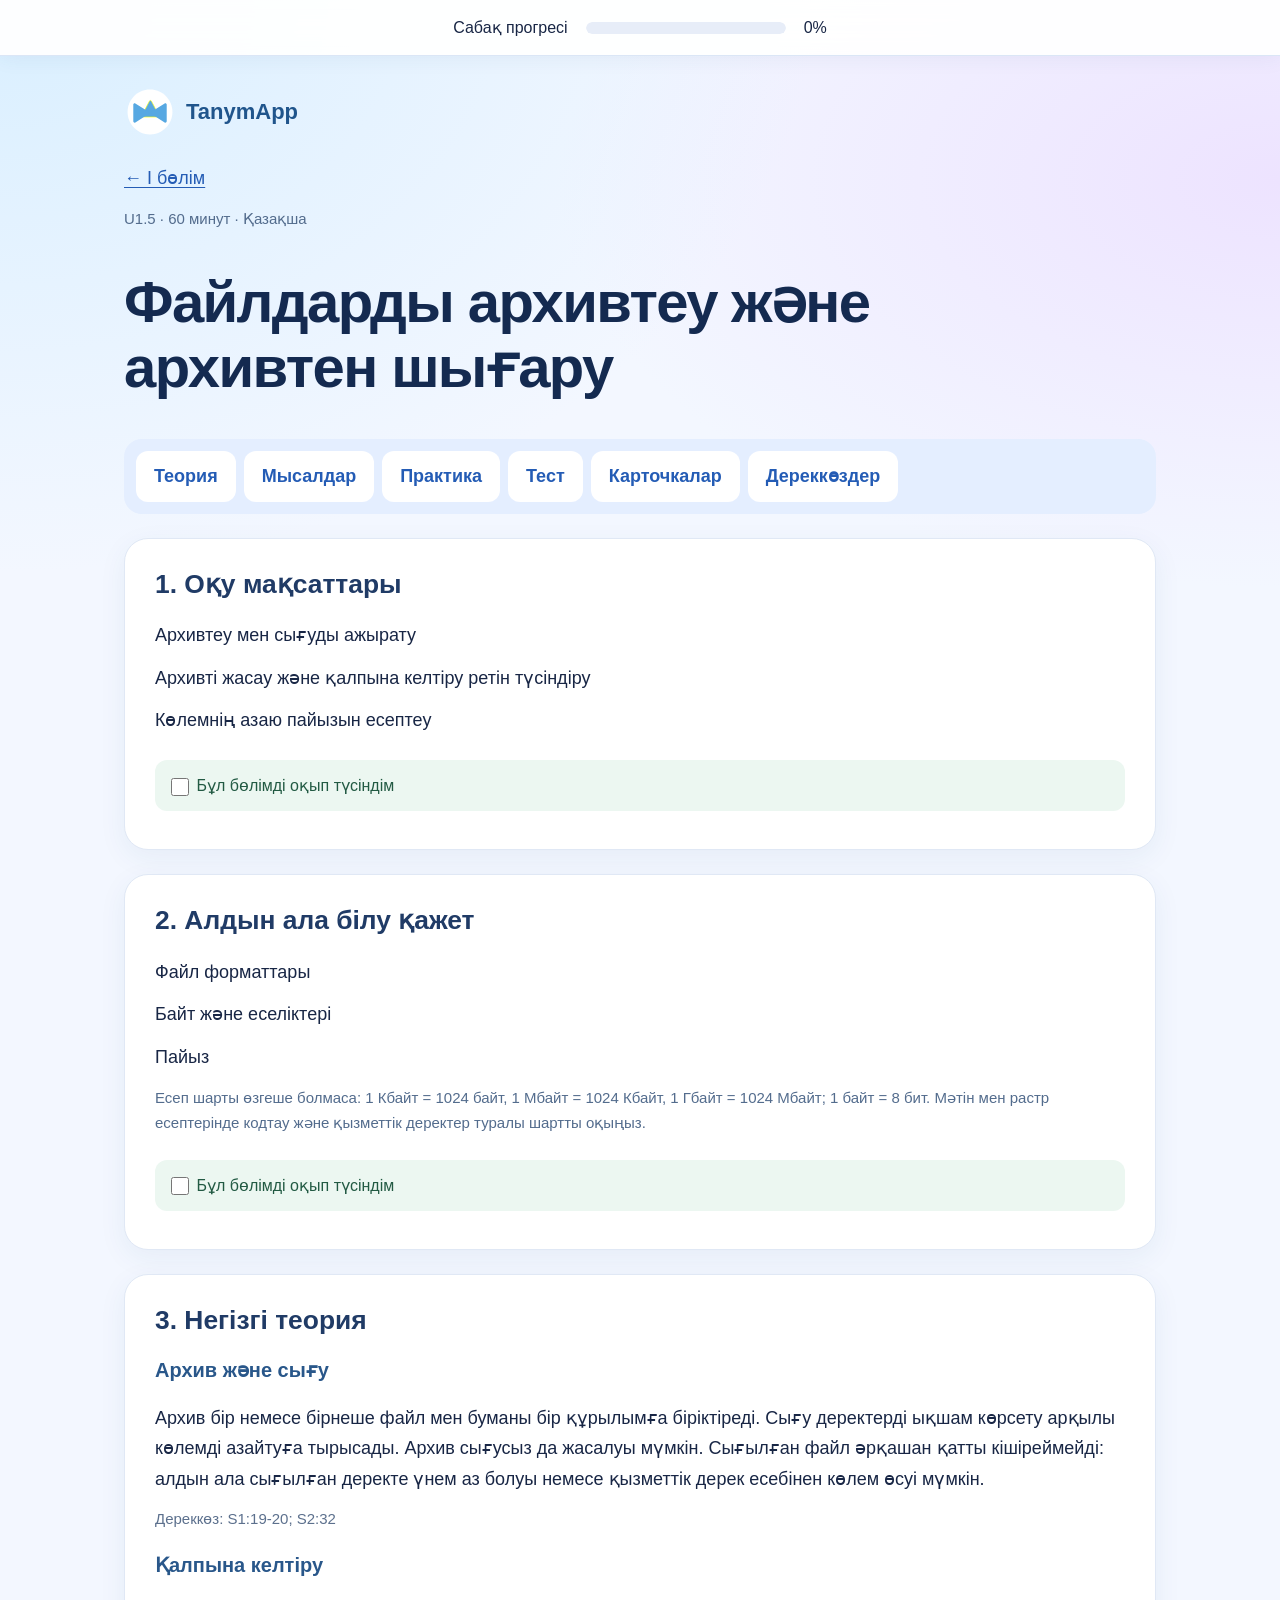
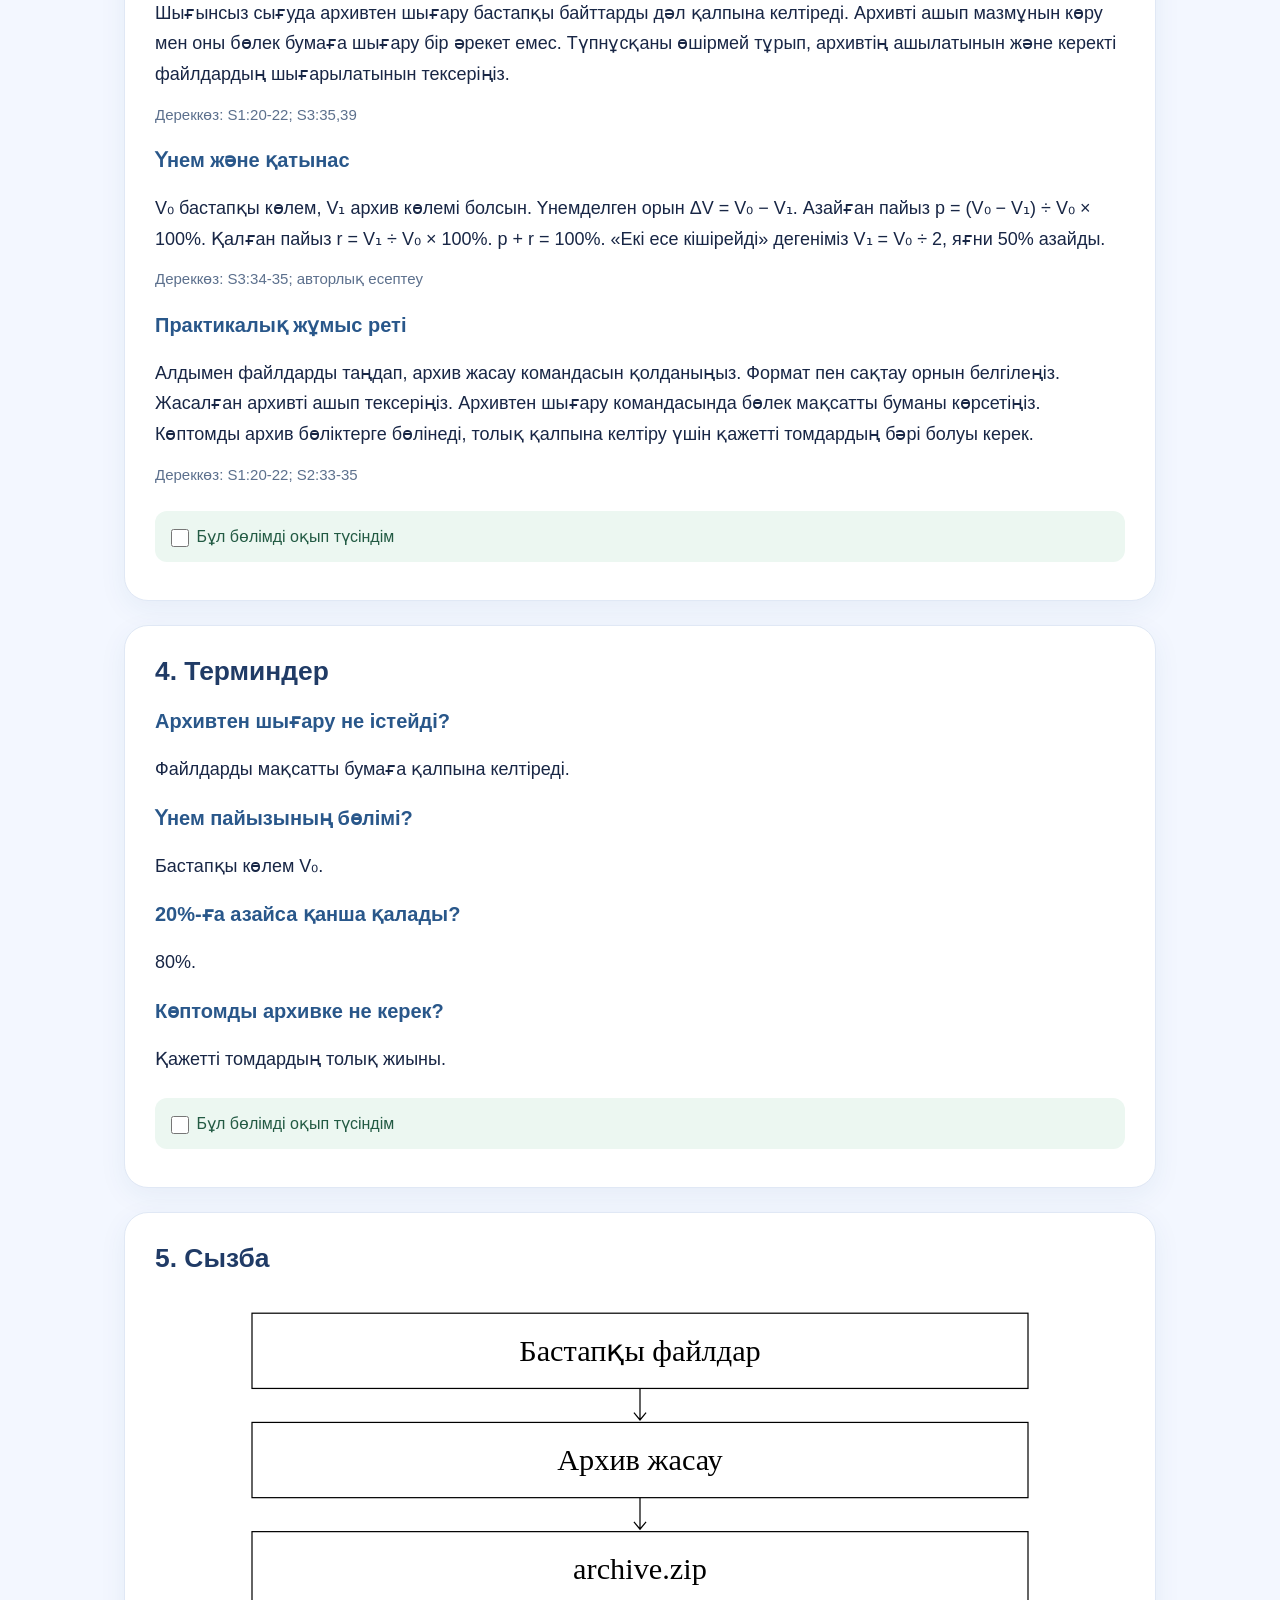
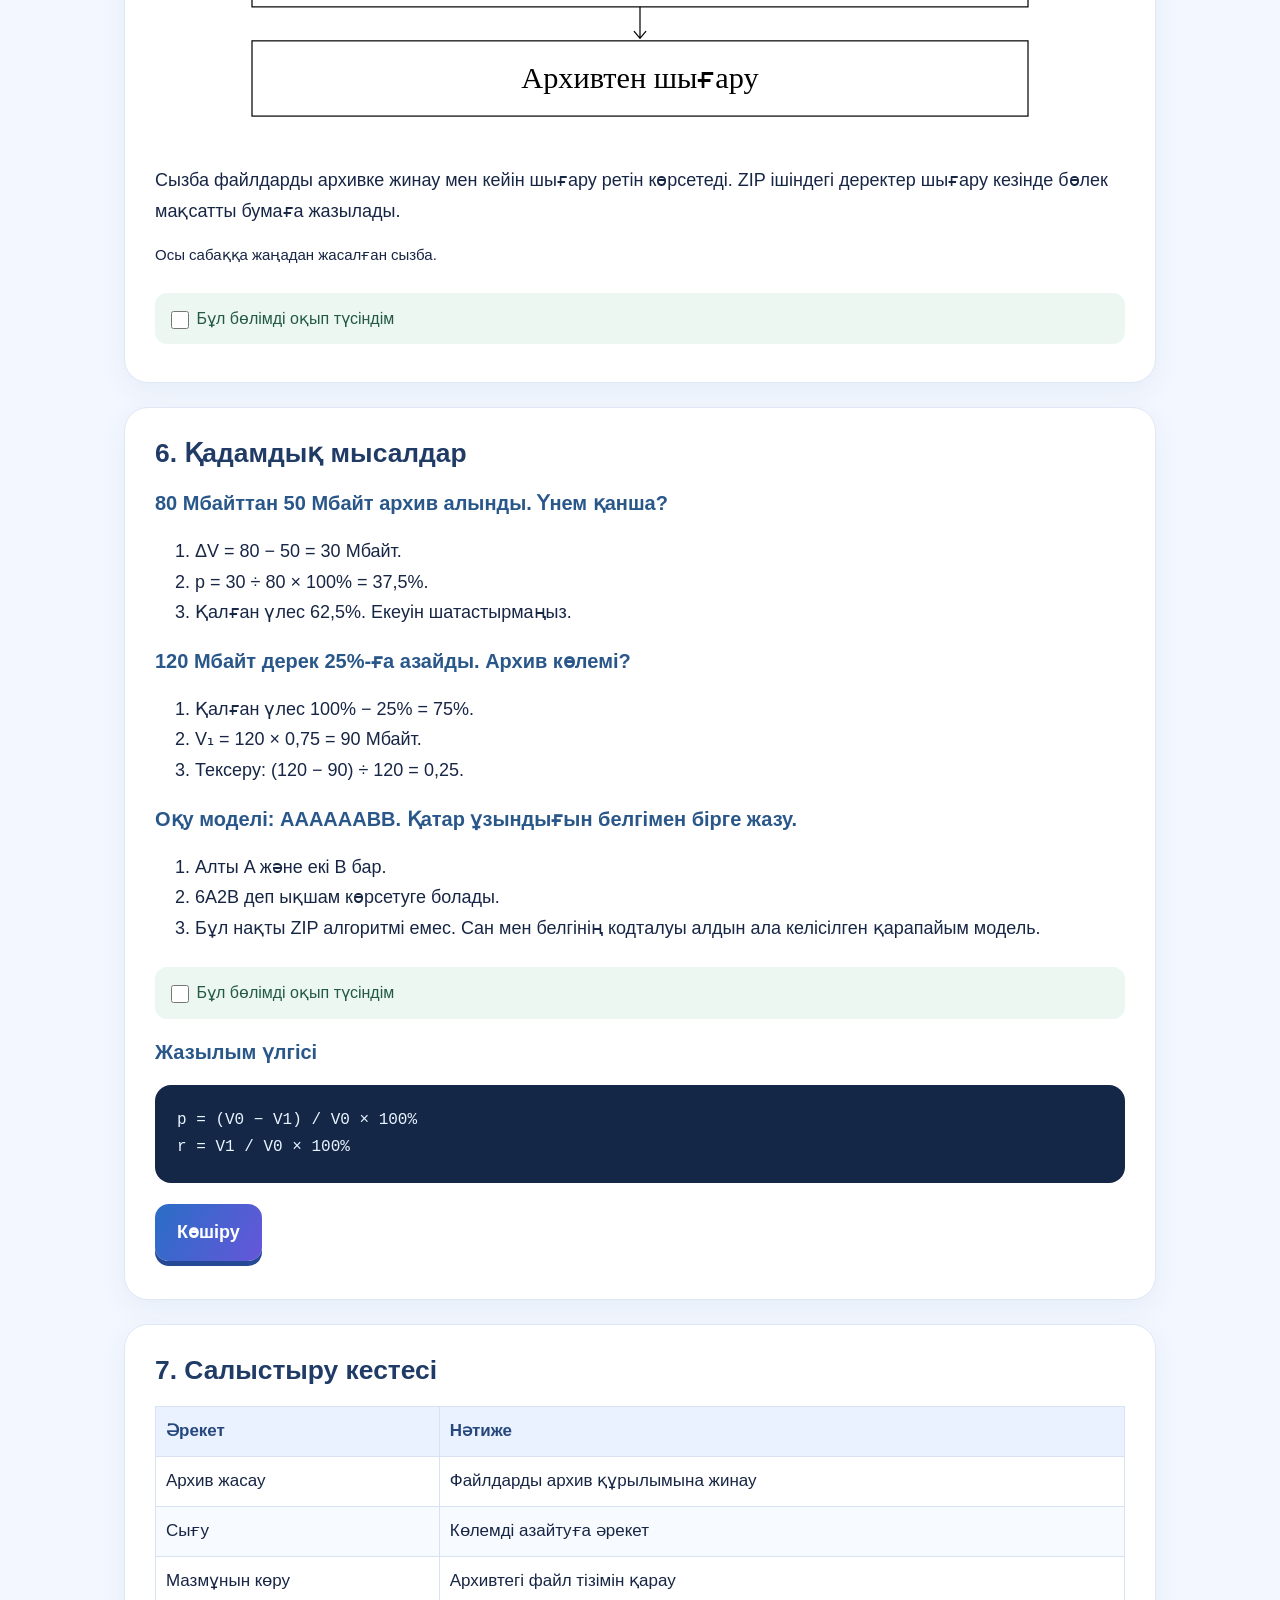
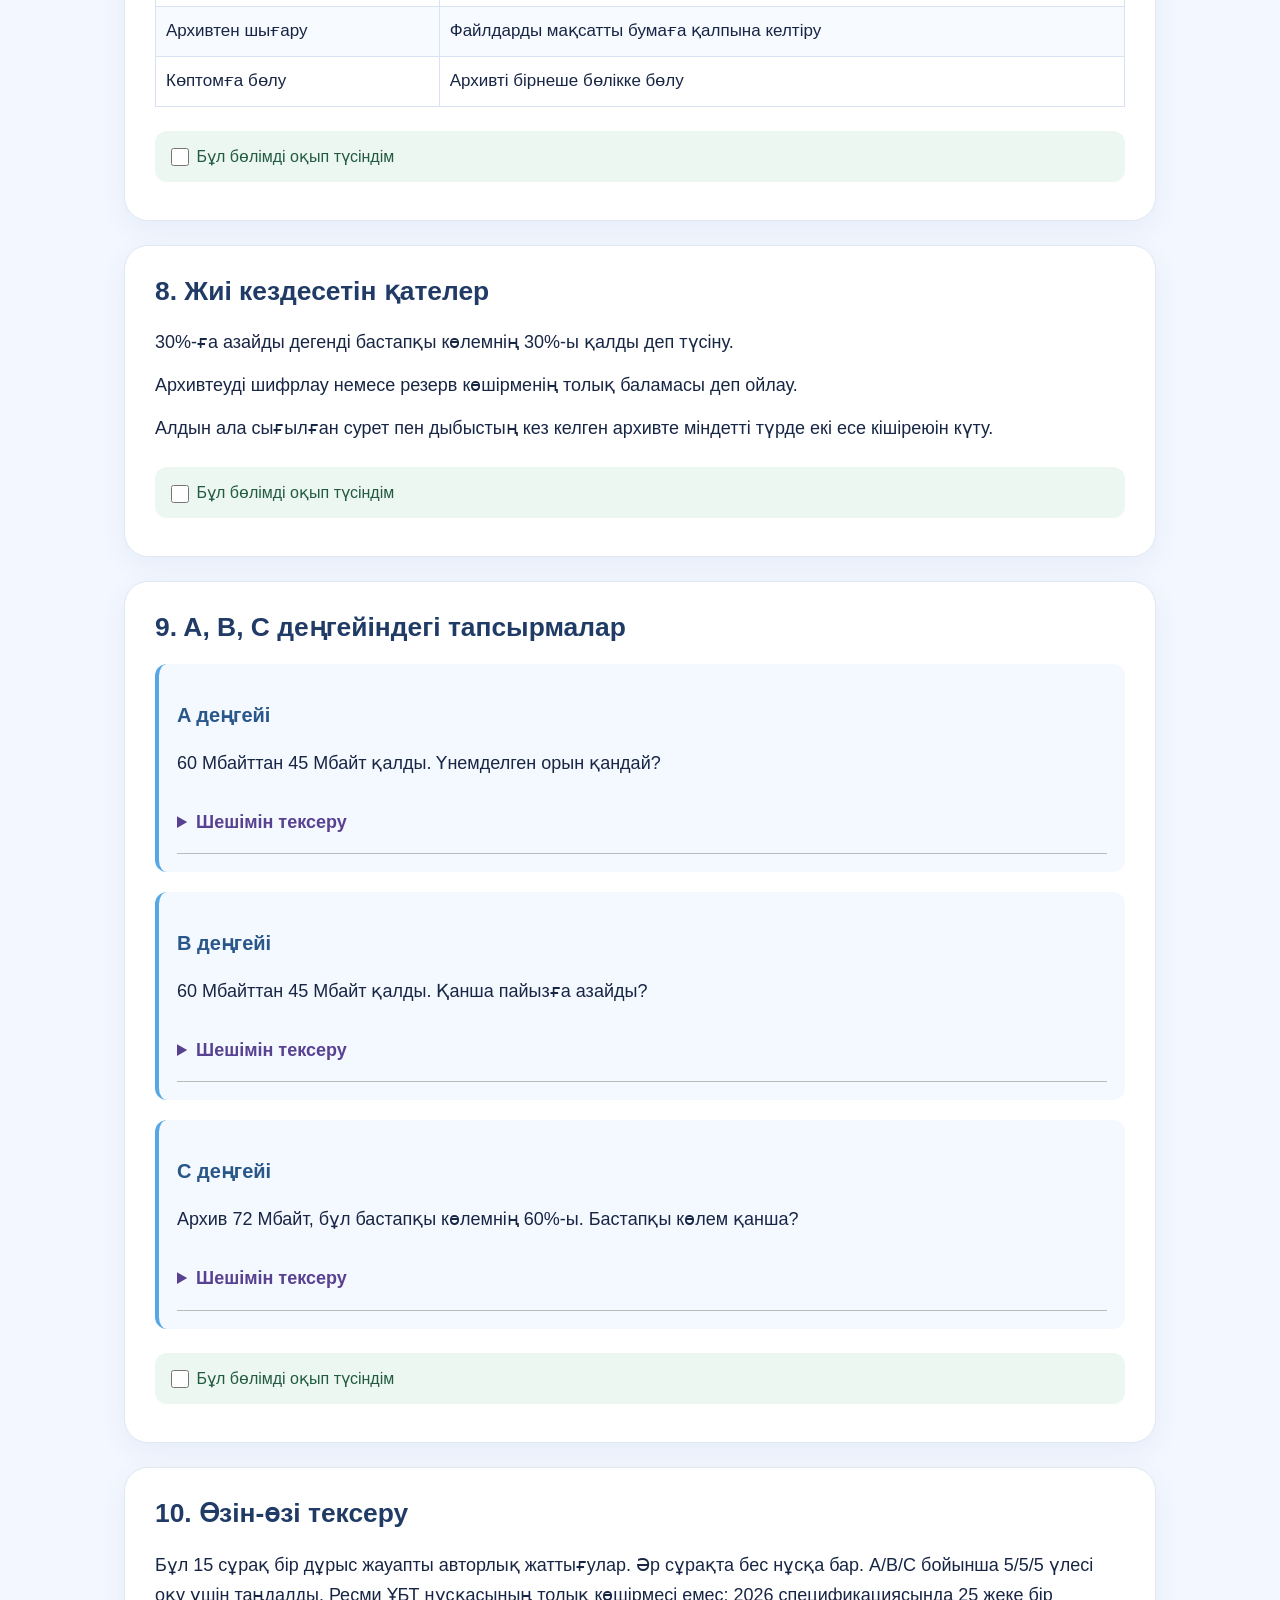
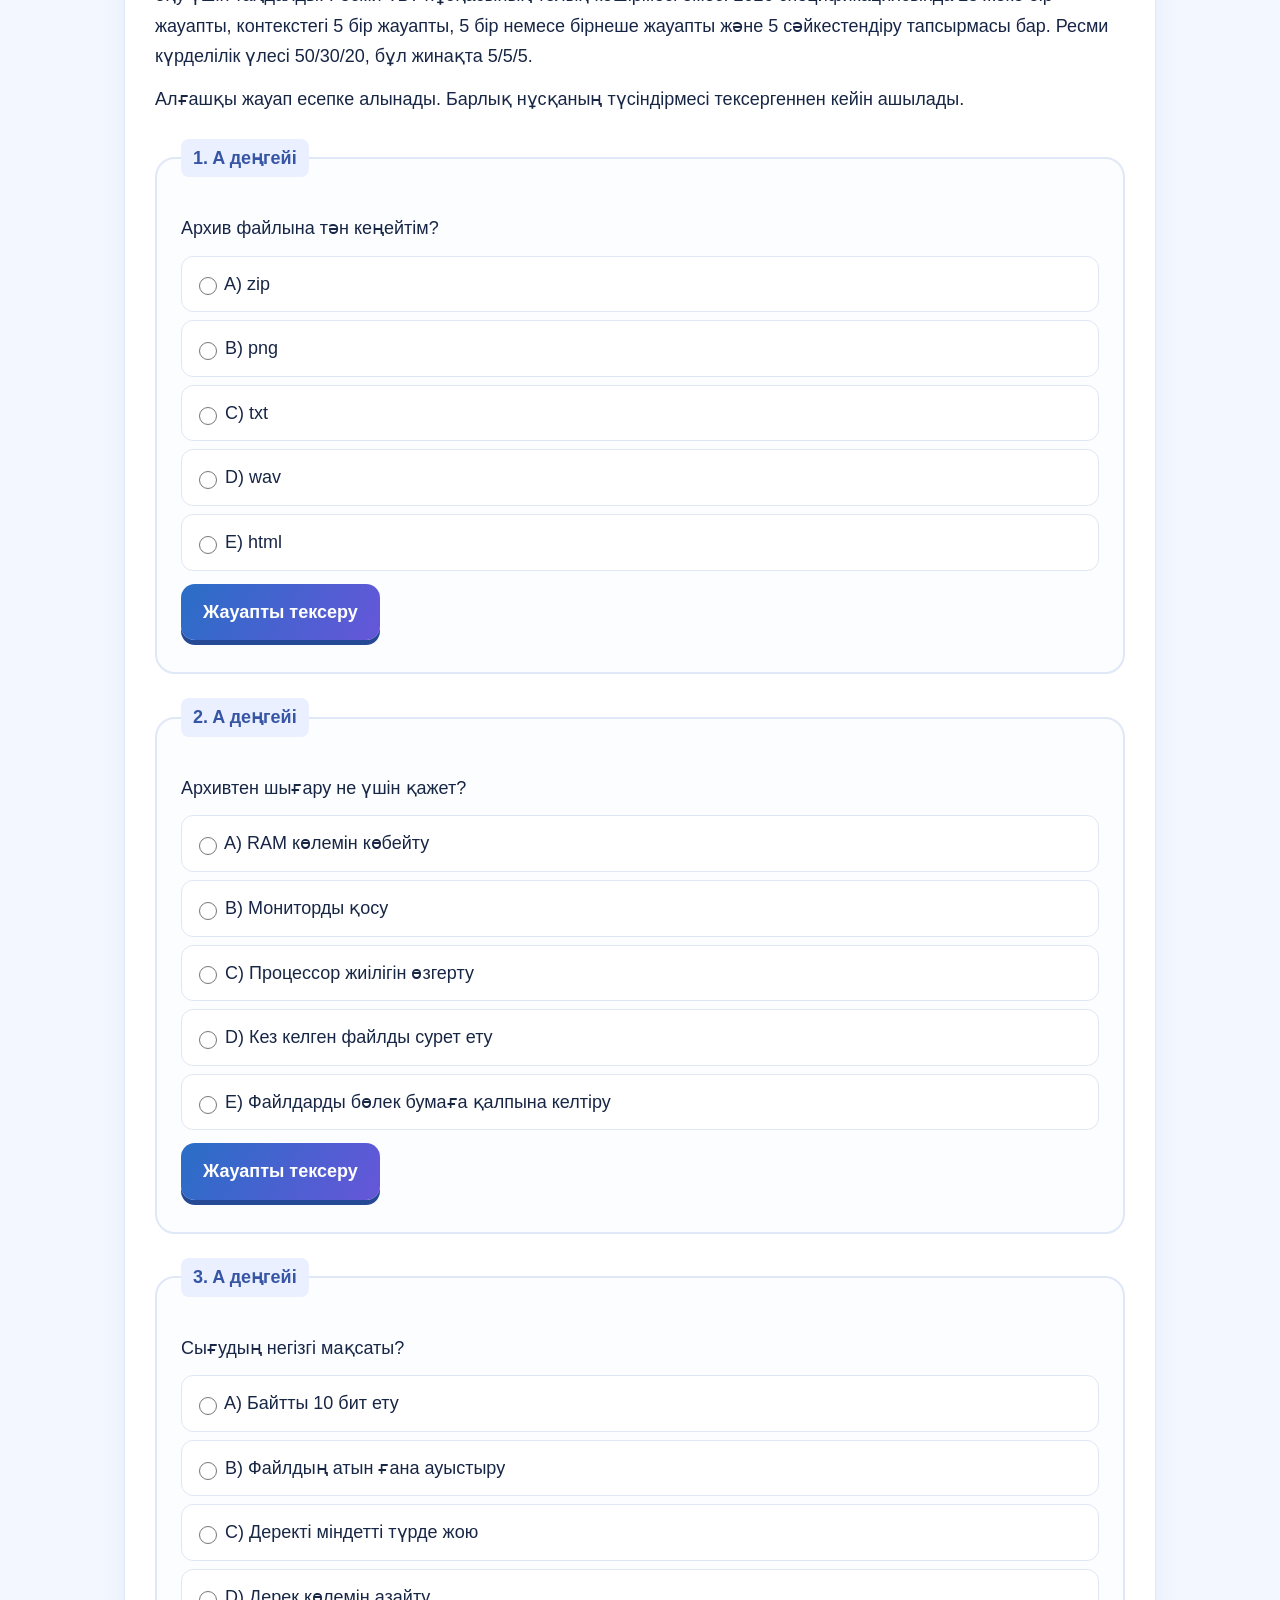
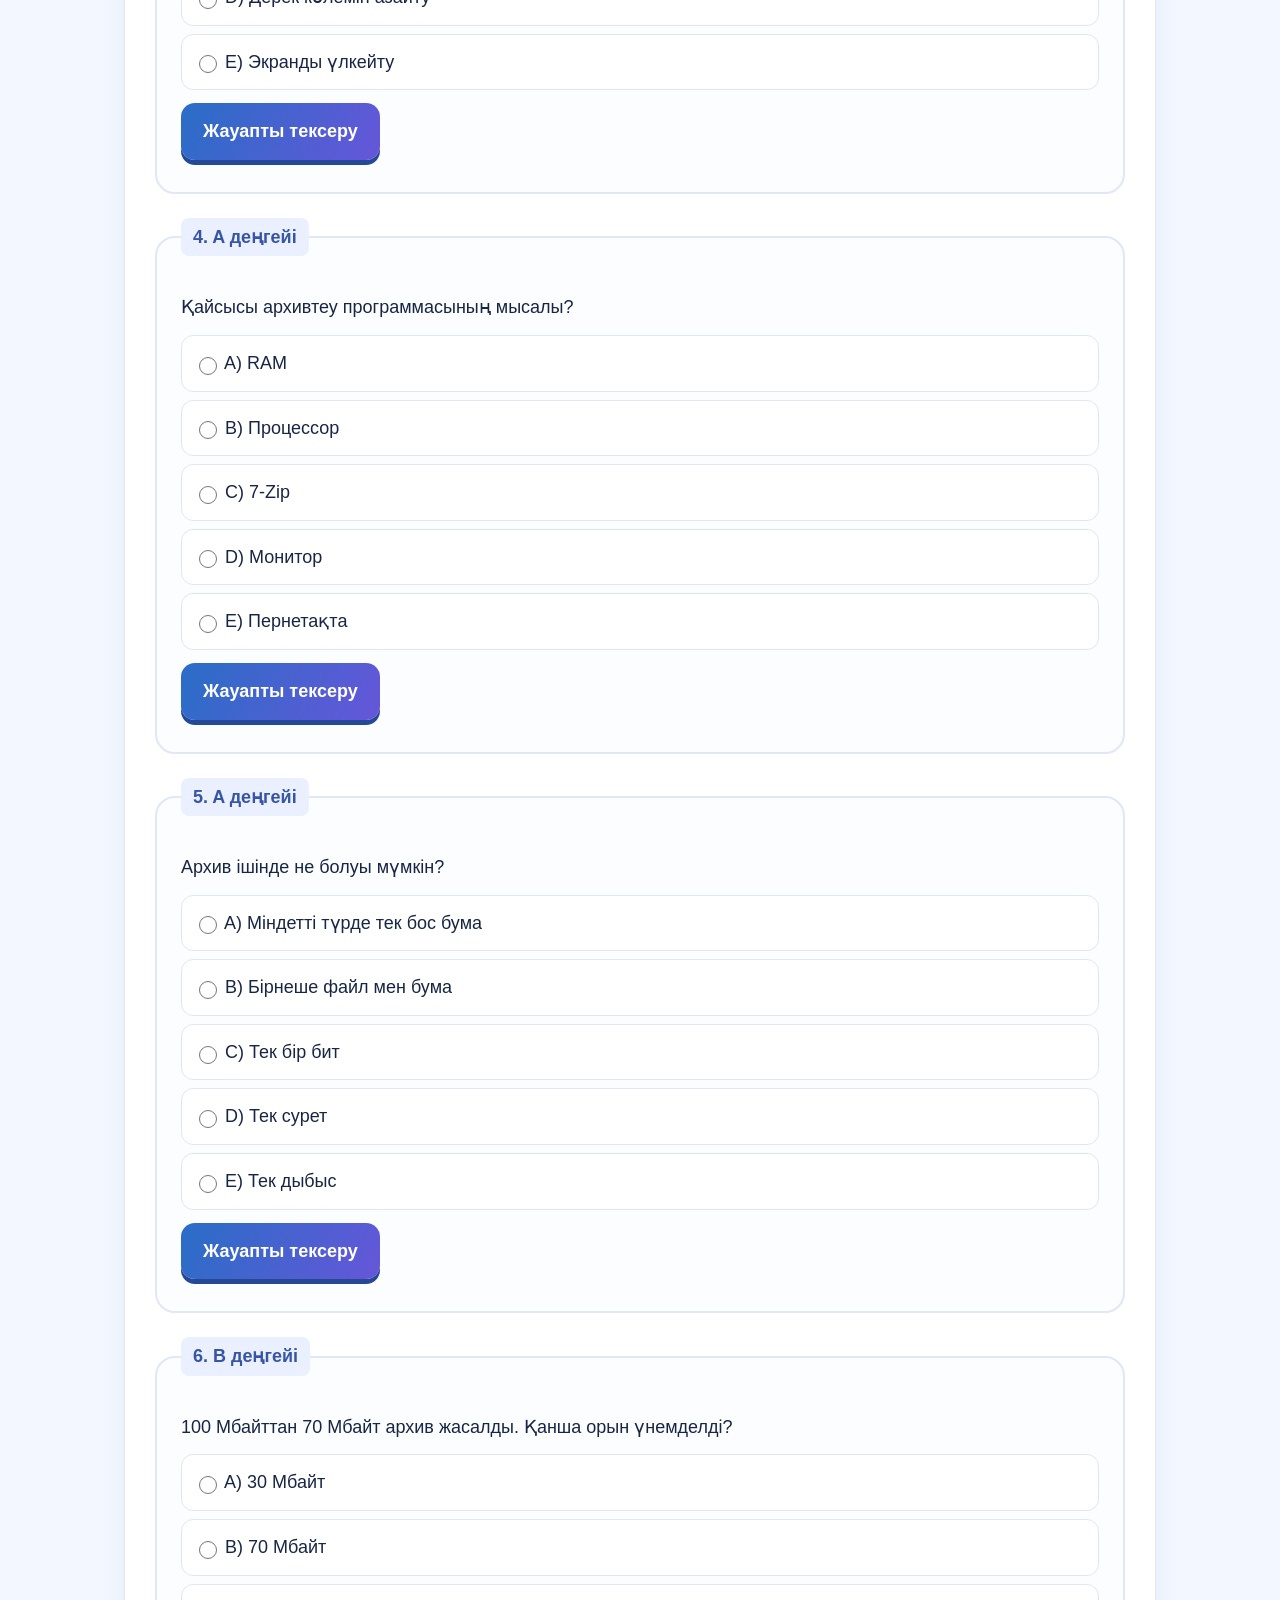
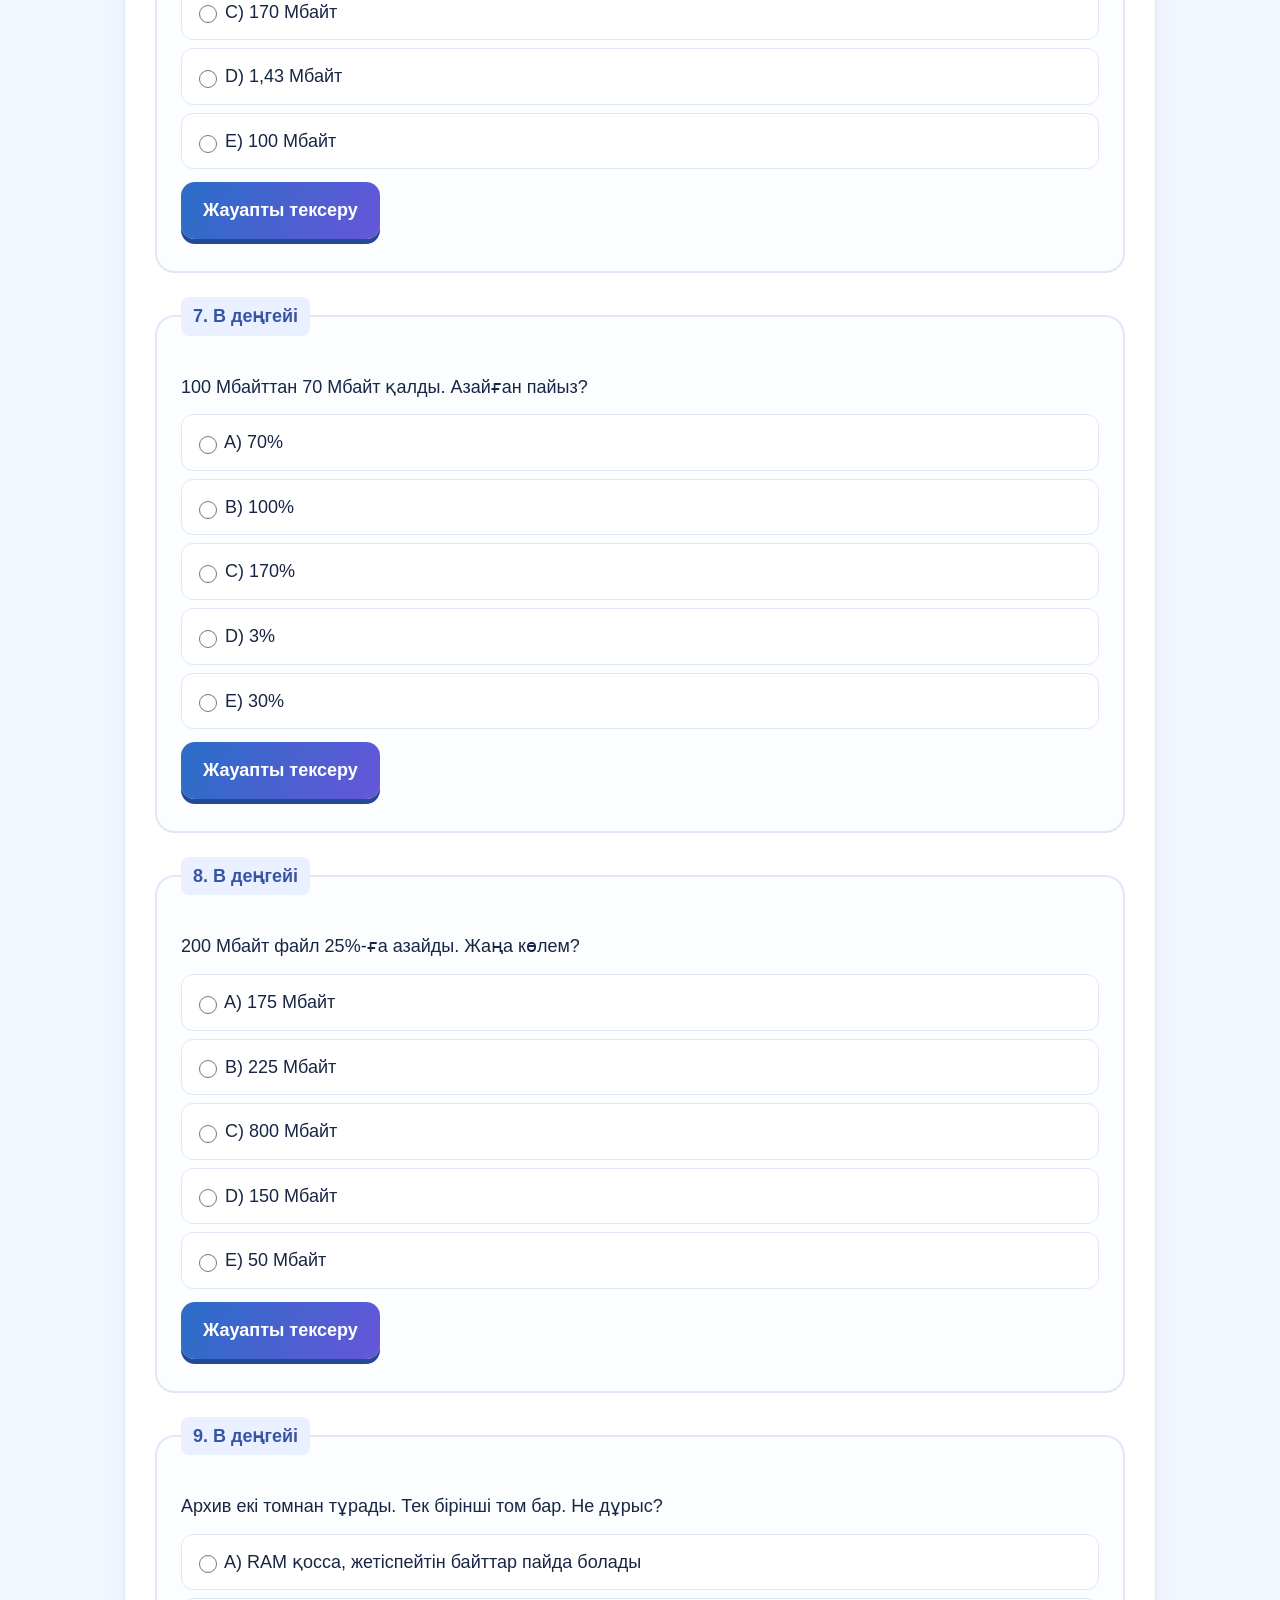
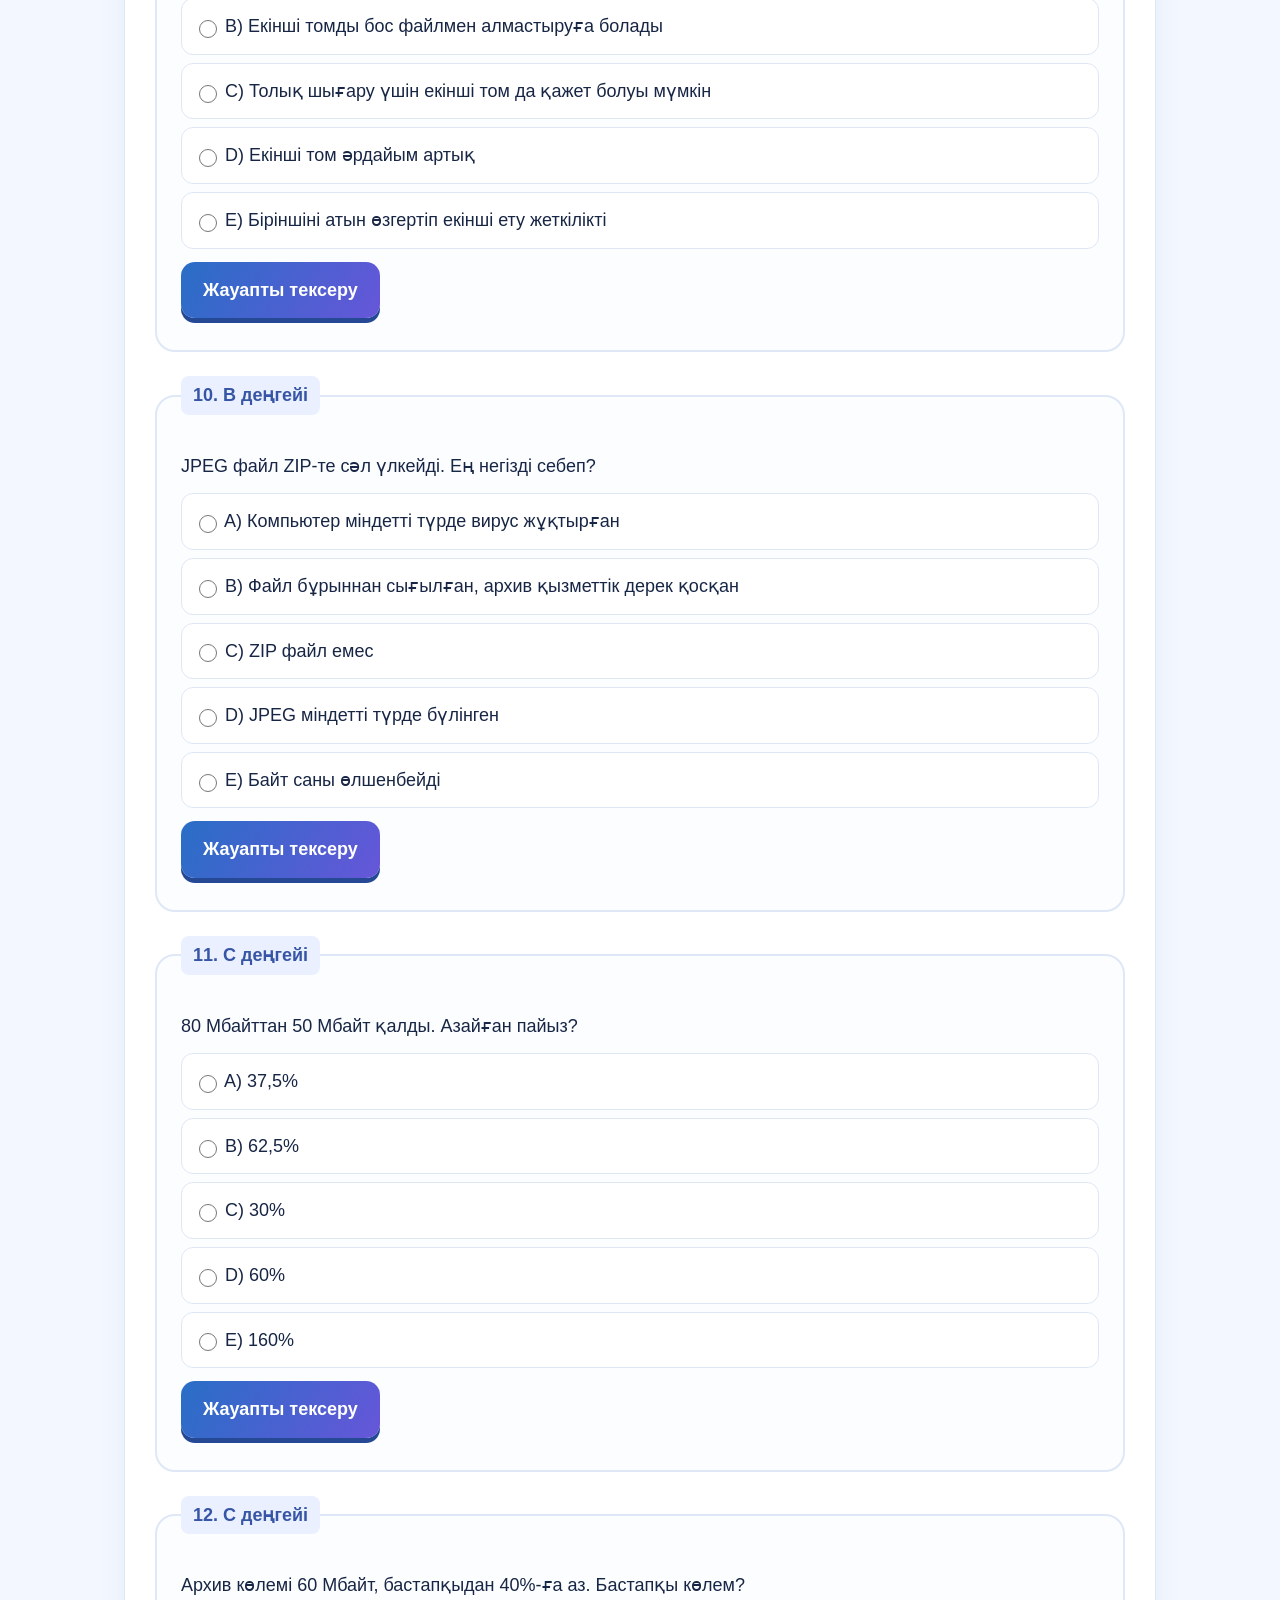
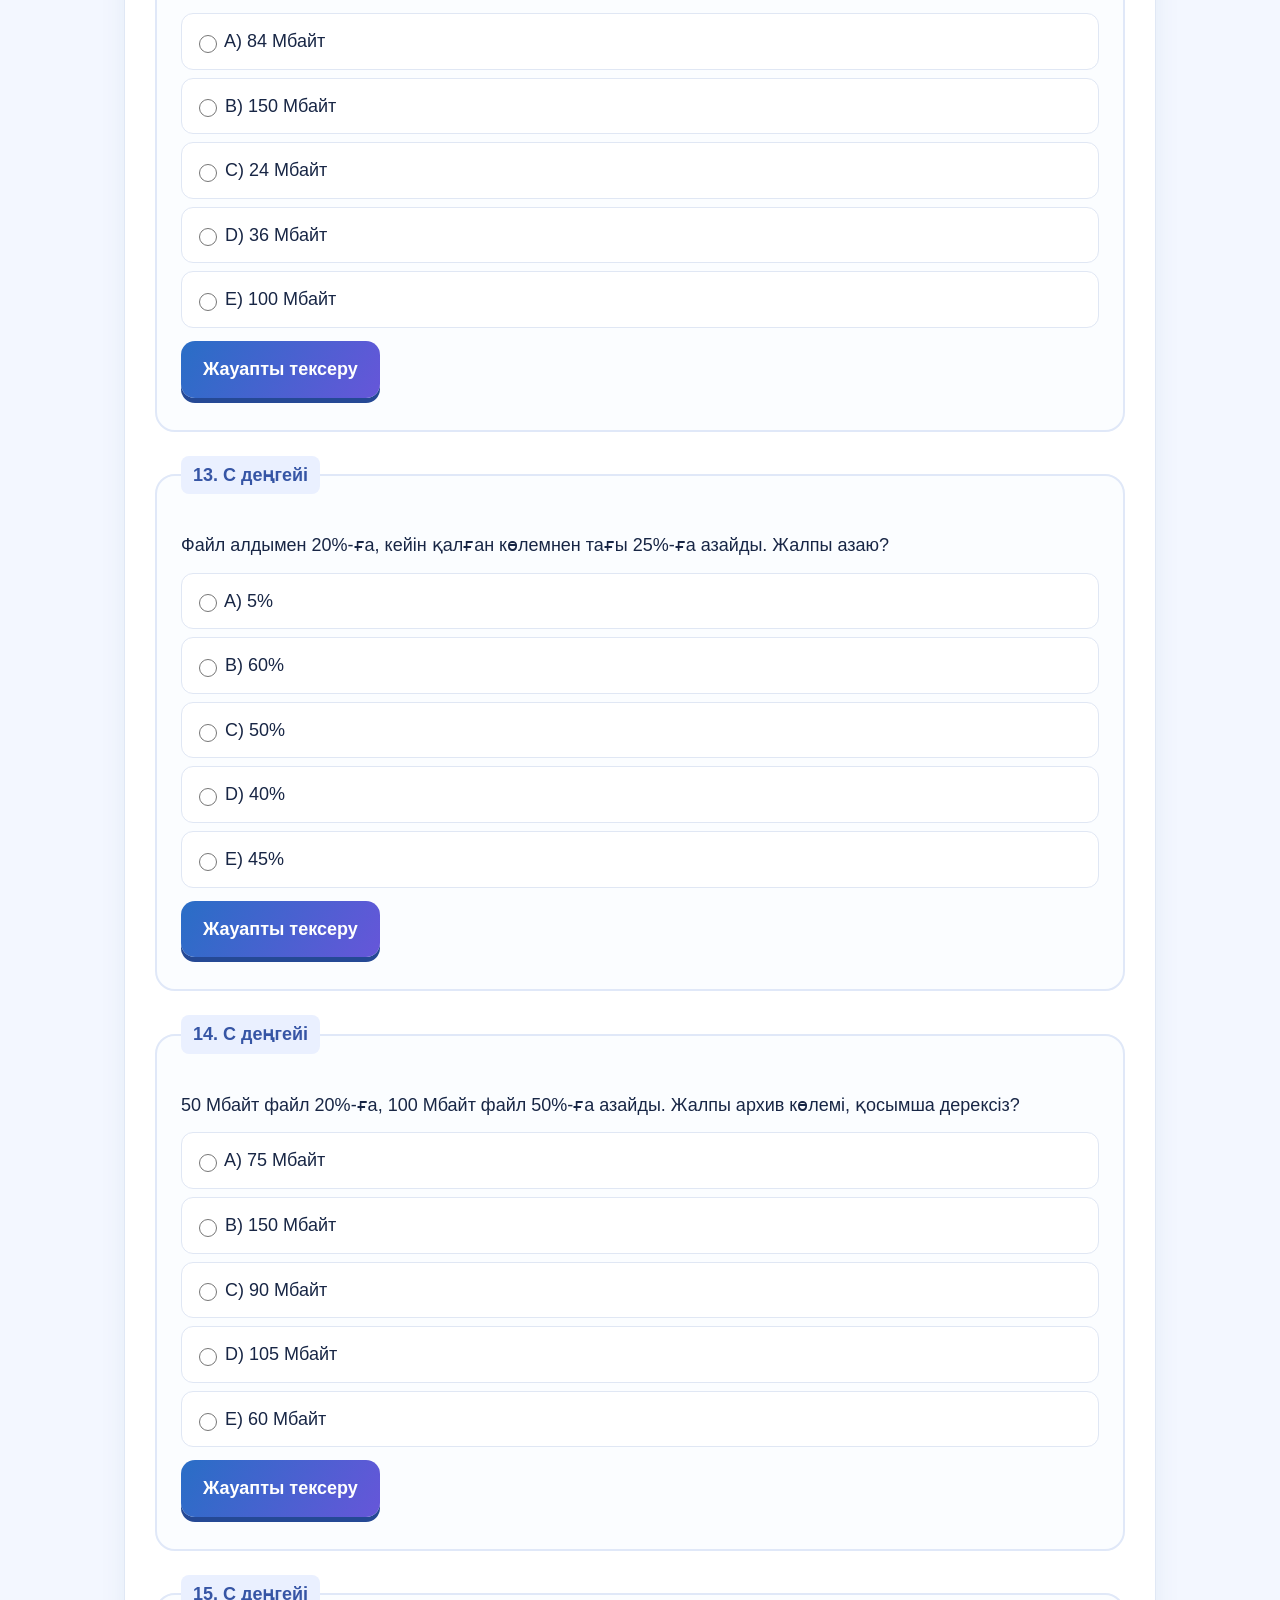
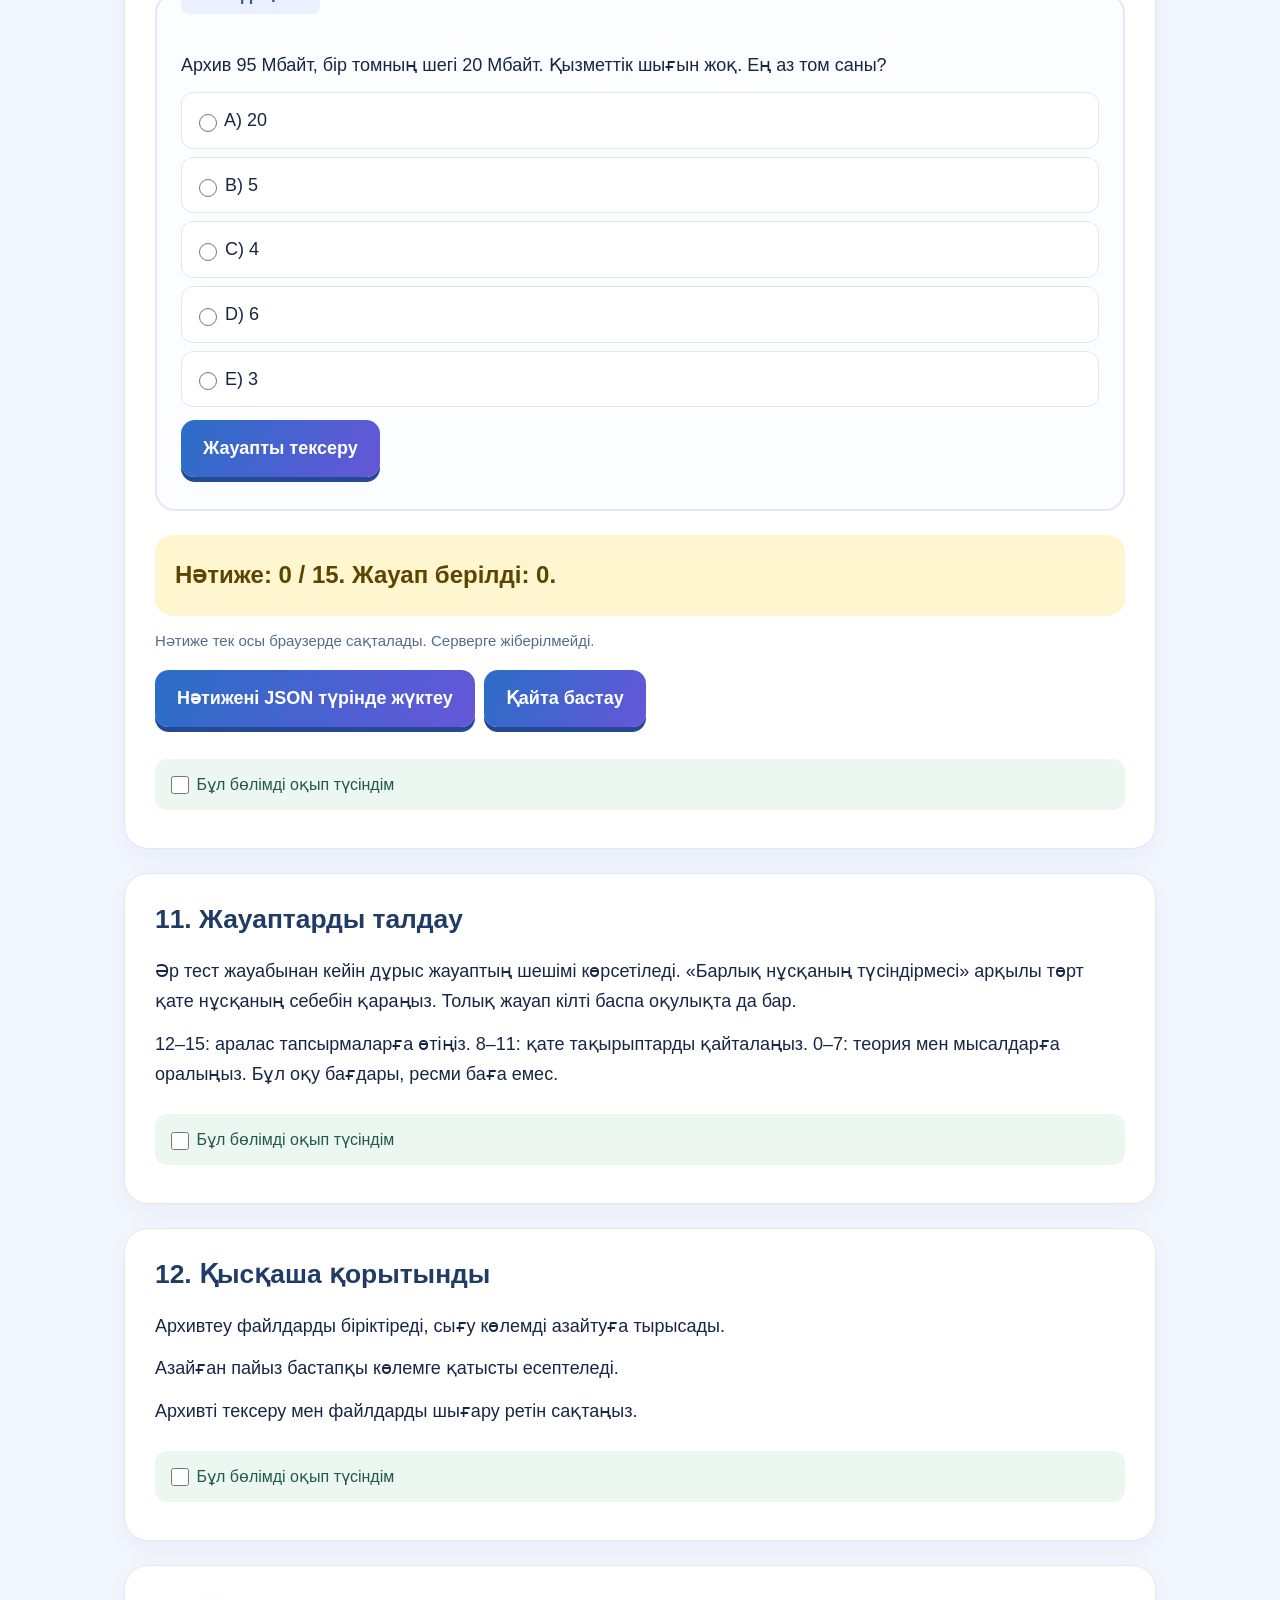
<file: 05-archives/lesson.html>
<!doctype html><html lang="kk"><head><meta charset="utf-8"><meta name="viewport" content="width=device-width, initial-scale=1"><title>Файлдарды архивтеу және архивтен шығару</title><style>*{box-sizing:border-box}html{scroll-behavior:smooth}body{font-family:"Times New Roman",Times,serif;background:#fff;color:#000;font-size:20px;line-height:1.55;margin:0}main{max-width:920px;margin:auto;padding:32px 24px 80px}h1{font-size:2.3rem;line-height:1.12}h2{font-size:1.65rem;line-height:1.2;margin:0 0 20px}h3{font-size:1.25rem;line-height:1.3}p{margin:12px 0}a{color:#000;text-underline-offset:3px}nav{border-block:1px solid;padding:18px 0;display:flex;flex-wrap:wrap;gap:10px 24px}section{padding:36px 0;border-bottom:1px solid #aaa;scroll-margin-top:75px}.meta,.source,small{font-size:15px}.top{position:sticky;top:0;background:white;border-bottom:1px solid;z-index:3;padding:8px 20px;display:flex;gap:18px;align-items:center;justify-content:center;font-size:16px}progress{max-width:200px;width:30%;accent-color:#000}button{font:inherit;color:#000;background:#fff;border:1px solid;padding:8px 16px;cursor:pointer}button:hover,button:focus{background:#eee}button:disabled{cursor:default;color:#555}input{accent-color:#000}label{display:block;margin:8px 0;padding:6px}fieldset{border:1px solid #777;margin:24px 0;padding:22px;min-width:0}legend{font-weight:bold;padding:0 8px}details{border-bottom:1px solid #bbb;padding:16px 0}summary{cursor:pointer}table{border-collapse:collapse;width:100%;font-size:17px}td,th{border:1px solid;padding:10px;text-align:left;vertical-align:top}.scroll{overflow:auto}img{max-width:100%;height:auto}.feedback{margin-top:18px;border-left:3px solid;padding-left:18px}.correct{font-weight:bold}.cards{display:grid;grid-template-columns:1fr 1fr;gap:0 24px}.check{font-size:16px;margin-top:24px}.error{font-weight:bold}pre{white-space:pre-wrap;overflow-wrap:anywhere;border:1px solid;padding:16px;font-size:16px}code{font-family:"Times New Roman",serif}.practice{margin:20px 0}footer{font-size:15px;padding-top:30px}.result{font-size:24px;font-weight:bold}@media(max-width:600px){body{font-size:18px}main{padding:24px 16px 60px}h1{font-size:2rem}.cards{display:block}fieldset{padding:15px 10px}td,th{padding:7px}nav{gap:8px 18px}.top{gap:10px;padding:8px}.source{overflow-wrap:anywhere}}@media print{.top,button,.check{display:none}section{break-inside:auto}details>*{display:block}}
body{font-family:Arial,sans-serif;background:#f3f7ff;color:#182645;font-size:18px;line-height:1.7;background-image:radial-gradient(at 0% 0%,#d9efff 0,transparent 45%),radial-gradient(at 100% 20%,#ede3ff 0,transparent 40%);background-attachment:fixed}main{max-width:1080px;padding-top:30px}h1{font-size:clamp(32px,5vw,58px);letter-spacing:-1.6px;color:#142a50;max-width:900px}h2{color:#203b66}h3{color:#29578a}a{color:#245cb5}section{background:#fff;border:1px solid #e0e8f5;border-radius:24px;padding:30px;margin:24px 0;box-shadow:0 8px 28px #244b8010;scroll-margin-top:100px}nav{border:0;background:#e4eeff;border-radius:18px;padding:12px;gap:8px}nav a{border-radius:12px;background:#fff;padding:10px 18px;text-decoration:none;font-weight:700;transition:transform .2s,background .2s}nav a:hover{transform:translateY(-3px);background:#fff3bb}.top{background:#ffffffee;backdrop-filter:blur(12px);border-bottom:1px solid #dbe6f6;padding:14px;box-shadow:0 3px 20px #34568110}progress{height:12px;accent-color:#487ee9;border-radius:30px;overflow:hidden}progress::-webkit-progress-bar{background:#e7edf8;border-radius:20px}progress::-webkit-progress-value{background:linear-gradient(90deg,#57a8e2,#7265ed);border-radius:20px;transition:width .4s}button,.cta{background:linear-gradient(120deg,#296ec6,#6656d9);color:white;border:0;border-radius:14px;padding:13px 22px;font-weight:700;box-shadow:0 5px 0 #254995;transition:transform .18s,box-shadow .18s,filter .18s;display:inline-block;text-decoration:none;margin:5px 4px 8px 0}button:hover,.cta:hover{background:linear-gradient(120deg,#357fdc,#7864ef);transform:translateY(-3px);box-shadow:0 8px 0 #254995;color:#fff}button:active,.cta:active{transform:translateY(3px);box-shadow:0 2px 0 #254995}button:disabled{background:#dce7f3;color:#52647a;box-shadow:none;transform:none}button:focus-visible,a:focus-visible,summary:focus-visible,input:focus-visible{outline:3px solid #c88900;outline-offset:4px}fieldset{border:2px solid #e0e8f8;border-radius:20px;padding:24px;background:#fbfdff}legend{color:#3655a5;background:#eaf0ff;border-radius:8px;padding:4px 12px}fieldset label{border:1px solid #e0e7f4;background:#fff;border-radius:12px;padding:12px;transition:background .2s,transform .2s;cursor:pointer}fieldset label:hover{background:#eff6ff;transform:translateX(3px)}fieldset label:has(input:checked){background:#e7efff;border-color:#587dde;box-shadow:0 0 0 1px #587dde}input{accent-color:#496ed3;width:18px;height:18px;vertical-align:middle}.feedback:empty{display:none}.feedback{background:#eef4ff;border:0;border-radius:14px;padding:18px;animation:reveal .35s ease-out}.feedback details{font-size:16px}.cards details{border:1px solid #e7ddfa;border-radius:18px;padding:20px;background:#f6f1ff;margin:8px 0;transition:transform .2s}.cards details:hover{transform:translateY(-3px)}summary{font-weight:700;color:#584191}.check{background:#ecf7f1;border-radius:12px;padding:12px;color:#225a43}th{background:#eaf1ff;color:#27487d}td,th{border-color:#d7e3f3}tr:nth-child(odd) td{background:#f7faff}pre{background:#142746;color:#e8f4ff;border:0;border-radius:16px;padding:22px}code{font-family:monospace}footer{color:#576985}.meta{color:#536c8d}.source{color:#5c708d}.result{background:#fff5ce;color:#5c4500;border-radius:18px;padding:20px}.practice{background:#f4f8ff;border-left:4px solid #57a8e2;padding:18px;border-radius:12px}.brand{display:flex;align-items:center;gap:10px;font-size:22px;font-weight:800;color:#20558c;text-decoration:none;margin-bottom:25px}.brand img{width:52px;height:52px}.hero{position:relative;padding:36px 0 24px}.eyebrow{display:inline-block;padding:6px 14px;background:#fff0b5;color:#6b4f00;border-radius:30px;font-size:14px;font-weight:700}.stats{display:flex;gap:12px;flex-wrap:wrap;margin:25px 0}.stats span{padding:12px 18px;background:#fff;border:1px solid #dce7f7;border-radius:16px}.course-grid{display:grid;grid-template-columns:repeat(2,minmax(0,1fr));gap:20px}.course-grid section{margin:0;border-top:5px solid #57a8e2;transition:transform .22s,box-shadow .22s}.course-grid section:hover{transform:translateY(-6px);box-shadow:0 16px 35px #244b8020}.course-grid section:nth-child(2){border-top-color:#9180ef}.course-grid section:nth-child(3){border-top-color:#40bba2}.course-grid section:nth-child(4){border-top-color:#efad4f}.course-grid section:nth-child(5){border-top-color:#e880ad}.course-grid h2{font-size:25px;min-height:65px}.course-grid h2 a{text-decoration:none;color:inherit}.lesson-number{font-weight:800;font-size:32px;color:#4a80bf}.course-grid p{font-size:16px}@keyframes reveal{from{opacity:0;transform:translateY(8px)}to{opacity:1;transform:translateY(0)}}@media(max-width:650px){.course-grid{grid-template-columns:1fr}section{padding:20px;border-radius:18px}main{padding:20px 14px}h1{letter-spacing:-.8px}.top{font-size:13px;gap:8px}nav a{padding:9px 12px}.stats{gap:8px}.stats span{padding:10px;font-size:14px}.course-grid h2{min-height:0}}@media(prefers-reduced-motion:reduce){*,*::before,*::after{animation:none!important;transition:none!important;scroll-behavior:auto!important}}@media print{body{background:white;color:black}section{box-shadow:none;border:1px solid #ddd}.brand,.cta{display:none}}
</style></head><body><div class="top"><span>Сабақ прогресі</span><progress id="progress" max="100" value="0" aria-label="Сабақ прогресі"></progress><span id="progress-label">0%</span></div><main><a class="brand" href="../index.html"><img src="../assets/logo.svg" alt="TanymApp логотипі">TanymApp</a><a href="../index.html">← I бөлім</a><p class="meta">U1.5 · 60 минут · Қазақша</p><h1>Файлдарды архивтеу және архивтен шығару</h1><nav aria-label="Сабақ навигациясы"><a href="#theory">Теория</a><a href="#examples">Мысалдар</a><a href="#practice">Практика</a><a href="#selftest">Тест</a><a href="#cards">Карточкалар</a><a href="#sources">Дереккөздер</a></nav><section id="goals"><h2>1. Оқу мақсаттары</h2><p>Архивтеу мен сығуды ажырату</p><p>Архивті жасау және қалпына келтіру ретін түсіндіру</p><p>Көлемнің азаю пайызын есептеу</p><label class="check"><input class="read" id="read-goals" type="checkbox"> Бұл бөлімді оқып түсіндім</label></section><section id="prereq"><h2>2. Алдын ала білу қажет</h2><p>Файл форматтары</p><p>Байт және еселіктері</p><p>Пайыз</p><p class="meta">Есеп шарты өзгеше болмаса: 1 Кбайт = 1024 байт, 1 Мбайт = 1024 Кбайт, 1 Гбайт = 1024 Мбайт; 1 байт = 8 бит. Мәтін мен растр есептерінде кодтау және қызметтік деректер туралы шартты оқыңыз.</p><label class="check"><input class="read" id="read-prereq" type="checkbox"> Бұл бөлімді оқып түсіндім</label></section><section id="theory"><h2>3. Негізгі теория</h2><h3>Архив және сығу</h3><p>Архив бір немесе бірнеше файл мен буманы бір құрылымға біріктіреді. Сығу деректерді ықшам көрсету арқылы көлемді азайтуға тырысады. Архив сығусыз да жасалуы мүмкін. Сығылған файл әрқашан қатты кішіреймейді: алдын ала сығылған деректе үнем аз болуы немесе қызметтік дерек есебінен көлем өсуі мүмкін.</p><p class="source">Дереккөз: S1:19-20; S2:32</p><h3>Қалпына келтіру</h3><p>Шығынсыз сығуда архивтен шығару бастапқы байттарды дәл қалпына келтіреді. Архивті ашып мазмұнын көру мен оны бөлек бумаға шығару бір әрекет емес. Түпнұсқаны өшірмей тұрып, архивтің ашылатынын және керекті файлдардың шығарылатынын тексеріңіз.</p><p class="source">Дереккөз: S1:20-22; S3:35,39</p><h3>Үнем және қатынас</h3><p>V₀ бастапқы көлем, V₁ архив көлемі болсын. Үнемделген орын ΔV = V₀ − V₁. Азайған пайыз p = (V₀ − V₁) ÷ V₀ × 100%. Қалған пайыз r = V₁ ÷ V₀ × 100%. p + r = 100%. «Екі есе кішірейді» дегеніміз V₁ = V₀ ÷ 2, яғни 50% азайды.</p><p class="source">Дереккөз: S3:34-35; авторлық есептеу</p><h3>Практикалық жұмыс реті</h3><p>Алдымен файлдарды таңдап, архив жасау командасын қолданыңыз. Формат пен сақтау орнын белгілеңіз. Жасалған архивті ашып тексеріңіз. Архивтен шығару командасында бөлек мақсатты буманы көрсетіңіз. Көптомды архив бөліктерге бөлінеді, толық қалпына келтіру үшін қажетті томдардың бәрі болуы керек.</p><p class="source">Дереккөз: S1:20-22; S2:33-35</p><label class="check"><input class="read" id="read-theory" type="checkbox"> Бұл бөлімді оқып түсіндім</label></section><section id="terms"><h2>4. Терминдер</h2><h3>Архивтен шығару не істейді?</h3><p>Файлдарды мақсатты бумаға қалпына келтіреді.</p><h3>Үнем пайызының бөлімі?</h3><p>Бастапқы көлем V₀.</p><h3>20%-ға азайса қанша қалады?</h3><p>80%.</p><h3>Көптомды архивке не керек?</h3><p>Қажетті томдардың толық жиыны.</p><label class="check"><input class="read" id="read-terms" type="checkbox"> Бұл бөлімді оқып түсіндім</label></section><section id="diagram"><h2>5. Сызба</h2><img src="assets/diagram.svg" alt="Сызба файлдарды архивке жинау мен кейін шығару ретін көрсетеді. ZIP ішіндегі деректер шығару кезінде бөлек мақсатты бумаға жазылады."><p>Сызба файлдарды архивке жинау мен кейін шығару ретін көрсетеді. ZIP ішіндегі деректер шығару кезінде бөлек мақсатты бумаға жазылады.</p><small>Осы сабаққа жаңадан жасалған сызба.</small><label class="check"><input class="read" id="read-diagram" type="checkbox"> Бұл бөлімді оқып түсіндім</label></section><section id="examples"><h2>6. Қадамдық мысалдар</h2><h3>80 Мбайттан 50 Мбайт архив алынды. Үнем қанша?</h3><ol><li>ΔV = 80 − 50 = 30 Мбайт.</li><li>p = 30 ÷ 80 × 100% = 37,5%.</li><li>Қалған үлес 62,5%. Екеуін шатастырмаңыз.</li></ol><h3>120 Мбайт дерек 25%-ға азайды. Архив көлемі?</h3><ol><li>Қалған үлес 100% − 25% = 75%.</li><li>V₁ = 120 × 0,75 = 90 Мбайт.</li><li>Тексеру: (120 − 90) ÷ 120 = 0,25.</li></ol><h3>Оқу моделі: AAAAAABB. Қатар ұзындығын белгімен бірге жазу.</h3><ol><li>Алты A және екі B бар.</li><li>6A2B деп ықшам көрсетуге болады.</li><li>Бұл нақты ZIP алгоритмі емес. Сан мен белгінің кодталуы алдын ала келісілген қарапайым модель.</li></ol><label class="check"><input class="read" id="read-examples" type="checkbox"> Бұл бөлімді оқып түсіндім</label><h3>Жазылым үлгісі</h3><pre><code id="copy-example">p = (V0 − V1) / V0 × 100%
r = V1 / V0 × 100%</code></pre><button type="button" data-copy="copy-example">Көшіру</button></section><section id="comparison"><h2>7. Салыстыру кестесі</h2><div class="scroll"><table><tr><th>Әрекет</th><th>Нәтиже</th></tr><tr><td>Архив жасау</td><td>Файлдарды архив құрылымына жинау</td></tr><tr><td>Сығу</td><td>Көлемді азайтуға әрекет</td></tr><tr><td>Мазмұнын көру</td><td>Архивтегі файл тізімін қарау</td></tr><tr><td>Архивтен шығару</td><td>Файлдарды мақсатты бумаға қалпына келтіру</td></tr><tr><td>Көптомға бөлу</td><td>Архивті бірнеше бөлікке бөлу</td></tr></table></div><label class="check"><input class="read" id="read-comparison" type="checkbox"> Бұл бөлімді оқып түсіндім</label></section><section id="mistakes"><h2>8. Жиі кездесетін қателер</h2><p>30%-ға азайды дегенді бастапқы көлемнің 30%-ы қалды деп түсіну.</p><p>Архивтеуді шифрлау немесе резерв көшірменің толық баламасы деп ойлау.</p><p>Алдын ала сығылған сурет пен дыбыстың кез келген архивте міндетті түрде екі есе кішіреюін күту.</p><label class="check"><input class="read" id="read-mistakes" type="checkbox"> Бұл бөлімді оқып түсіндім</label></section><section id="practice"><h2>9. A, B, C деңгейіндегі тапсырмалар</h2><div class="practice"><h3>A деңгейі</h3><p>60 Мбайттан 45 Мбайт қалды. Үнемделген орын қандай?</p><details><summary>Шешімін тексеру</summary><p>60 − 45 = 15 Мбайт.</p></details></div><div class="practice"><h3>B деңгейі</h3><p>60 Мбайттан 45 Мбайт қалды. Қанша пайызға азайды?</p><details><summary>Шешімін тексеру</summary><p>15 ÷ 60 × 100% = 25%.</p></details></div><div class="practice"><h3>C деңгейі</h3><p>Архив 72 Мбайт, бұл бастапқы көлемнің 60%-ы. Бастапқы көлем қанша?</p><details><summary>Шешімін тексеру</summary><p>72 ÷ 0,6 = 120 Мбайт.</p></details></div><label class="check"><input class="read" id="read-practice" type="checkbox"> Бұл бөлімді оқып түсіндім</label></section><section id="selftest"><h2>10. Өзін-өзі тексеру</h2><p>Бұл 15 сұрақ бір дұрыс жауапты авторлық жаттығулар. Әр сұрақта бес нұсқа бар. A/B/C бойынша 5/5/5 үлесі оқу үшін таңдалды. Ресми ҰБТ нұсқасының толық көшірмесі емес: 2026 спецификациясында 25 жеке бір жауапты, контекстегі 5 бір жауапты, 5 бір немесе бірнеше жауапты және 5 сәйкестендіру тапсырмасы бар. Ресми күрделілік үлесі 50/30/20, бұл жинақта 5/5/5.</p><p>Алғашқы жауап есепке алынады. Барлық нұсқаның түсіндірмесі тексергеннен кейін ашылады.</p><div id="quiz"></div><p id="score" class="result" aria-live="polite"></p><p id="storage" class="meta"></p><button id="export-result">Нәтижені JSON түрінде жүктеу</button> <button id="reset">Қайта бастау</button><label class="check"><input class="read" id="read-selftest" type="checkbox"> Бұл бөлімді оқып түсіндім</label></section><section id="answers"><h2>11. Жауаптарды талдау</h2><p>Әр тест жауабынан кейін дұрыс жауаптың шешімі көрсетіледі. «Барлық нұсқаның түсіндірмесі» арқылы төрт қате нұсқаның себебін қараңыз. Толық жауап кілті баспа оқулықта да бар.</p><p>12–15: аралас тапсырмаларға өтіңіз. 8–11: қате тақырыптарды қайталаңыз. 0–7: теория мен мысалдарға оралыңыз. Бұл оқу бағдары, ресми баға емес.</p><label class="check"><input class="read" id="read-answers" type="checkbox"> Бұл бөлімді оқып түсіндім</label></section><section id="summary"><h2>12. Қысқаша қорытынды</h2><p>Архивтеу файлдарды біріктіреді, сығу көлемді азайтуға тырысады.</p><p>Азайған пайыз бастапқы көлемге қатысты есептеледі.</p><p>Архивті тексеру мен файлдарды шығару ретін сақтаңыз.</p><label class="check"><input class="read" id="read-summary" type="checkbox"> Бұл бөлімді оқып түсіндім</label></section><section id="cards"><h2>13. Қайталау карточкалары</h2><div class="cards"><details><summary>Архивтен шығару не істейді?</summary><p>Файлдарды мақсатты бумаға қалпына келтіреді.</p></details><details><summary>Үнем пайызының бөлімі?</summary><p>Бастапқы көлем V₀.</p></details><details><summary>20%-ға азайса қанша қалады?</summary><p>80%.</p></details><details><summary>Көптомды архивке не керек?</summary><p>Қажетті томдардың толық жиыны.</p></details></div><label class="check"><input class="read" id="read-cards" type="checkbox"> Бұл бөлімді оқып түсіндім</label></section><section id="sources"><h2>14. Дереккөздер</h2><p>S1. Р.А. Қадырқұлов, Ә.Д. Рысқұлбекова, Г.К. Нұрмұханбетова. Алматыкітап, 2023. 1.pdf, беттер: 19, 20, 21, 22.</p><p>S2. С.Т. Мұхамбетжанова, А.С. Тен, Л.Г. Дедмедова. Атамұра, 2021. 2.pdf, беттер: 32, 33, 34, 35.</p><p>S3. Г.И. Салғарева, А.С. Маханова, Л.А. Расина. Арман-ПВ, 2021. 3.pdf, беттер: 34, 35, 39.</p><p><a href="https://physics.nist.gov/cuu/Units/binary.html">NIST: Binary prefixes</a>: Екілік және ондық еселіктерді ажырату</p><p><a href="https://www.unicode.org/faq/utf_bom.html">Unicode FAQ: UTF-8, UTF-16, UTF-32</a>: Бір таңба әрдайым бір байт емес</p><p><a href="https://new.testcenter.kz/wp-content/uploads/2025/10/28_Информатика_каз.pdf">ҰТО: 2026 информатика спецификациясы</a>: Ресми тапсырма түрлері мен күрделілік үлесі</p><p>Түсіндірмелер, тапсырмалар және сызба жаңадан жасалды. Оқулық суреттері көшірілген жоқ. Толық шығу тегі: <a href="sources.json">sources.json</a>.</p><label class="check"><input class="read" id="read-sources" type="checkbox"> Бұл бөлімді оқып түсіндім</label></section><footer><p><a href="lesson.pptx">Презентация</a> · <a href="lesson.pdf">Слайдтар PDF</a> · <a href="textbook.pdf">Оқулық PDF</a> · <a href="teacher_guide.pdf">Мұғалім нұсқаулығы</a></p><p>Серверлік сақтау қосылмаған.</p></footer></main><script id="lesson-data" type="application/json">{"code": "U1.5", "slug": "05-archives", "title": "Файлдарды архивтеу және архивтен шығару", "goals": ["Архивтеу мен сығуды ажырату", "Архивті жасау және қалпына келтіру ретін түсіндіру", "Көлемнің азаю пайызын есептеу"], "prerequisites": ["Файл форматтары", "Байт және еселіктері", "Пайыз"], "sections": [{"title": "Архив және сығу", "text": "Архив бір немесе бірнеше файл мен буманы бір құрылымға біріктіреді. Сығу деректерді ықшам көрсету арқылы көлемді азайтуға тырысады. Архив сығусыз да жасалуы мүмкін. Сығылған файл әрқашан қатты кішіреймейді: алдын ала сығылған деректе үнем аз болуы немесе қызметтік дерек есебінен көлем өсуі мүмкін.", "source": "S1:19-20; S2:32"}, {"title": "Қалпына келтіру", "text": "Шығынсыз сығуда архивтен шығару бастапқы байттарды дәл қалпына келтіреді. Архивті ашып мазмұнын көру мен оны бөлек бумаға шығару бір әрекет емес. Түпнұсқаны өшірмей тұрып, архивтің ашылатынын және керекті файлдардың шығарылатынын тексеріңіз.", "source": "S1:20-22; S3:35,39"}, {"title": "Үнем және қатынас", "text": "V₀ бастапқы көлем, V₁ архив көлемі болсын. Үнемделген орын ΔV = V₀ − V₁. Азайған пайыз p = (V₀ − V₁) ÷ V₀ × 100%. Қалған пайыз r = V₁ ÷ V₀ × 100%. p + r = 100%. «Екі есе кішірейді» дегеніміз V₁ = V₀ ÷ 2, яғни 50% азайды.", "source": "S3:34-35; авторлық есептеу"}, {"title": "Практикалық жұмыс реті", "text": "Алдымен файлдарды таңдап, архив жасау командасын қолданыңыз. Формат пен сақтау орнын белгілеңіз. Жасалған архивті ашып тексеріңіз. Архивтен шығару командасында бөлек мақсатты буманы көрсетіңіз. Көптомды архив бөліктерге бөлінеді, толық қалпына келтіру үшін қажетті томдардың бәрі болуы керек.", "source": "S1:20-22; S2:33-35"}], "table": [["Әрекет", "Нәтиже"], ["Архив жасау", "Файлдарды архив құрылымына жинау"], ["Сығу", "Көлемді азайтуға әрекет"], ["Мазмұнын көру", "Архивтегі файл тізімін қарау"], ["Архивтен шығару", "Файлдарды мақсатты бумаға қалпына келтіру"], ["Көптомға бөлу", "Архивті бірнеше бөлікке бөлу"]], "examples": [{"question": "80 Мбайттан 50 Мбайт архив алынды. Үнем қанша?", "steps": ["ΔV = 80 − 50 = 30 Мбайт.", "p = 30 ÷ 80 × 100% = 37,5%.", "Қалған үлес 62,5%. Екеуін шатастырмаңыз."]}, {"question": "120 Мбайт дерек 25%-ға азайды. Архив көлемі?", "steps": ["Қалған үлес 100% − 25% = 75%.", "V₁ = 120 × 0,75 = 90 Мбайт.", "Тексеру: (120 − 90) ÷ 120 = 0,25."]}, {"question": "Оқу моделі: AAAAAABB. Қатар ұзындығын белгімен бірге жазу.", "steps": ["Алты A және екі B бар.", "6A2B деп ықшам көрсетуге болады.", "Бұл нақты ZIP алгоритмі емес. Сан мен белгінің кодталуы алдын ала келісілген қарапайым модель."]}], "errors": ["30%-ға азайды дегенді бастапқы көлемнің 30%-ы қалды деп түсіну.", "Архивтеуді шифрлау немесе резерв көшірменің толық баламасы деп ойлау.", "Алдын ала сығылған сурет пен дыбыстың кез келген архивте міндетті түрде екі есе кішіреюін күту."], "cards": [["Архивтен шығару не істейді?", "Файлдарды мақсатты бумаға қалпына келтіреді."], ["Үнем пайызының бөлімі?", "Бастапқы көлем V₀."], ["20%-ға азайса қанша қалады?", "80%."], ["Көптомды архивке не керек?", "Қажетті томдардың толық жиыны."]], "references": {"S1": [19, 20, 21, 22], "S2": [32, 33, 34, 35], "S3": [34, 35, 39]}, "diagram": ["Бастапқы файлдар", "Архив жасау", "archive.zip", "Архивтен шығару"], "quiz": [{"id": "U1.5-01", "level": "A", "topic_code": "U1.5", "skill": "Архивті тану", "question": "Архив файлына тән кеңейтім?", "options": ["zip", "png", "txt", "wav", "html"], "answer_index": 0, "correct_answer": "A", "explanation": "ZIP архив форматы. PNG сурет, TXT мәтін, WAV дыбыс, HTML веб-құжат.", "option_explanations": ["ZIP архив форматы. PNG сурет, TXT мәтін, WAV дыбыс, HTML веб-құжат.", "«png» есептің шартын қанағаттандырмайды. ZIP архив форматы. PNG сурет, TXT мәтін, WAV дыбыс, HTML веб-құжат.", "«txt» есептің шартын қанағаттандырмайды. ZIP архив форматы. PNG сурет, TXT мәтін, WAV дыбыс, HTML веб-құжат.", "«wav» есептің шартын қанағаттандырмайды. ZIP архив форматы. PNG сурет, TXT мәтін, WAV дыбыс, HTML веб-құжат.", "«html» есептің шартын қанағаттандырмайды. ZIP архив форматы. PNG сурет, TXT мәтін, WAV дыбыс, HTML веб-құжат."]}, {"id": "U1.5-02", "level": "A", "topic_code": "U1.5", "skill": "Әрекетті тану", "question": "Архивтен шығару не үшін қажет?", "options": ["RAM көлемін көбейту", "Мониторды қосу", "Процессор жиілігін өзгерту", "Кез келген файлды сурет ету", "Файлдарды бөлек бумаға қалпына келтіру"], "answer_index": 4, "correct_answer": "E", "explanation": "Архивтен шығару архив ішіндегі деректерді мақсатты бумаға жазады. Ол аппаратты өзгертпейді.", "option_explanations": ["«RAM көлемін көбейту» есептің шартын қанағаттандырмайды. Архивтен шығару архив ішіндегі деректерді мақсатты бумаға жазады. Ол аппаратты өзгертпейді.", "«Мониторды қосу» есептің шартын қанағаттандырмайды. Архивтен шығару архив ішіндегі деректерді мақсатты бумаға жазады. Ол аппаратты өзгертпейді.", "«Процессор жиілігін өзгерту» есептің шартын қанағаттандырмайды. Архивтен шығару архив ішіндегі деректерді мақсатты бумаға жазады. Ол аппаратты өзгертпейді.", "«Кез келген файлды сурет ету» есептің шартын қанағаттандырмайды. Архивтен шығару архив ішіндегі деректерді мақсатты бумаға жазады. Ол аппаратты өзгертпейді.", "Архивтен шығару архив ішіндегі деректерді мақсатты бумаға жазады. Ол аппаратты өзгертпейді."]}, {"id": "U1.5-03", "level": "A", "topic_code": "U1.5", "skill": "Сығу ұғымы", "question": "Сығудың негізгі мақсаты?", "options": ["Байтты 10 бит ету", "Файлдың атын ғана ауыстыру", "Деректі міндетті түрде жою", "Дерек көлемін азайту", "Экранды үлкейту"], "answer_index": 3, "correct_answer": "D", "explanation": "Сығу деректерді ықшам бейнелеуге тырысады. Шығынсыз сығу бастапқы деректі қалпына келтіруге мүмкіндік береді.", "option_explanations": ["«Байтты 10 бит ету» есептің шартын қанағаттандырмайды. Сығу деректерді ықшам бейнелеуге тырысады. Шығынсыз сығу бастапқы деректі қалпына келтіруге мүмкіндік береді.", "«Файлдың атын ғана ауыстыру» есептің шартын қанағаттандырмайды. Сығу деректерді ықшам бейнелеуге тырысады. Шығынсыз сығу бастапқы деректі қалпына келтіруге мүмкіндік береді.", "«Деректі міндетті түрде жою» есептің шартын қанағаттандырмайды. Сығу деректерді ықшам бейнелеуге тырысады. Шығынсыз сығу бастапқы деректі қалпына келтіруге мүмкіндік береді.", "Сығу деректерді ықшам бейнелеуге тырысады. Шығынсыз сығу бастапқы деректі қалпына келтіруге мүмкіндік береді.", "«Экранды үлкейту» есептің шартын қанағаттандырмайды. Сығу деректерді ықшам бейнелеуге тырысады. Шығынсыз сығу бастапқы деректі қалпына келтіруге мүмкіндік береді."]}, {"id": "U1.5-04", "level": "A", "topic_code": "U1.5", "skill": "Программа мен құрылғы", "question": "Қайсысы архивтеу программасының мысалы?", "options": ["RAM", "Процессор", "7-Zip", "Монитор", "Пернетақта"], "answer_index": 2, "correct_answer": "C", "explanation": "7-Zip архивтермен жұмыс істейтін программа. Қалғандары аппараттық құрамдастар.", "option_explanations": ["«RAM» есептің шартын қанағаттандырмайды. 7-Zip архивтермен жұмыс істейтін программа. Қалғандары аппараттық құрамдастар.", "«Процессор» есептің шартын қанағаттандырмайды. 7-Zip архивтермен жұмыс істейтін программа. Қалғандары аппараттық құрамдастар.", "7-Zip архивтермен жұмыс істейтін программа. Қалғандары аппараттық құрамдастар.", "«Монитор» есептің шартын қанағаттандырмайды. 7-Zip архивтермен жұмыс істейтін программа. Қалғандары аппараттық құрамдастар.", "«Пернетақта» есептің шартын қанағаттандырмайды. 7-Zip архивтермен жұмыс істейтін программа. Қалғандары аппараттық құрамдастар."]}, {"id": "U1.5-05", "level": "A", "topic_code": "U1.5", "skill": "Архив құрамы", "question": "Архив ішінде не болуы мүмкін?", "options": ["Міндетті түрде тек бос бума", "Бірнеше файл мен бума", "Тек бір бит", "Тек сурет", "Тек дыбыс"], "answer_index": 1, "correct_answer": "B", "explanation": "Архив әртүрлі файлдар мен бумаларды біріктіре алады. Түрі бір ғана медиаға шектелмейді.", "option_explanations": ["«Міндетті түрде тек бос бума» есептің шартын қанағаттандырмайды. Архив әртүрлі файлдар мен бумаларды біріктіре алады. Түрі бір ғана медиаға шектелмейді.", "Архив әртүрлі файлдар мен бумаларды біріктіре алады. Түрі бір ғана медиаға шектелмейді.", "«Тек бір бит» есептің шартын қанағаттандырмайды. Архив әртүрлі файлдар мен бумаларды біріктіре алады. Түрі бір ғана медиаға шектелмейді.", "«Тек сурет» есептің шартын қанағаттандырмайды. Архив әртүрлі файлдар мен бумаларды біріктіре алады. Түрі бір ғана медиаға шектелмейді.", "«Тек дыбыс» есептің шартын қанағаттандырмайды. Архив әртүрлі файлдар мен бумаларды біріктіре алады. Түрі бір ғана медиаға шектелмейді."]}, {"id": "U1.5-06", "level": "B", "topic_code": "U1.5", "skill": "Айырма", "question": "100 Мбайттан 70 Мбайт архив жасалды. Қанша орын үнемделді?", "options": ["30 Мбайт", "70 Мбайт", "170 Мбайт", "1,43 Мбайт", "100 Мбайт"], "answer_index": 0, "correct_answer": "A", "explanation": "100 − 70 = 30 Мбайт. Архивтің қалған көлемі 70 Мбайт, үнем одан бөлек.", "option_explanations": ["100 − 70 = 30 Мбайт. Архивтің қалған көлемі 70 Мбайт, үнем одан бөлек.", "«70 Мбайт» есептің шартын қанағаттандырмайды. 100 − 70 = 30 Мбайт. Архивтің қалған көлемі 70 Мбайт, үнем одан бөлек.", "«170 Мбайт» есептің шартын қанағаттандырмайды. 100 − 70 = 30 Мбайт. Архивтің қалған көлемі 70 Мбайт, үнем одан бөлек.", "«1,43 Мбайт» есептің шартын қанағаттандырмайды. 100 − 70 = 30 Мбайт. Архивтің қалған көлемі 70 Мбайт, үнем одан бөлек.", "«100 Мбайт» есептің шартын қанағаттандырмайды. 100 − 70 = 30 Мбайт. Архивтің қалған көлемі 70 Мбайт, үнем одан бөлек."]}, {"id": "U1.5-07", "level": "B", "topic_code": "U1.5", "skill": "Пайыз", "question": "100 Мбайттан 70 Мбайт қалды. Азайған пайыз?", "options": ["70%", "100%", "170%", "3%", "30%"], "answer_index": 4, "correct_answer": "E", "explanation": "(100 − 70) ÷ 100 × 100% = 30%. 70% бастапқыдан қалған үлес.", "option_explanations": ["«70%» есептің шартын қанағаттандырмайды. (100 − 70) ÷ 100 × 100% = 30%. 70% бастапқыдан қалған үлес.", "«100%» есептің шартын қанағаттандырмайды. (100 − 70) ÷ 100 × 100% = 30%. 70% бастапқыдан қалған үлес.", "«170%» есептің шартын қанағаттандырмайды. (100 − 70) ÷ 100 × 100% = 30%. 70% бастапқыдан қалған үлес.", "«3%» есептің шартын қанағаттандырмайды. (100 − 70) ÷ 100 × 100% = 30%. 70% бастапқыдан қалған үлес.", "(100 − 70) ÷ 100 × 100% = 30%. 70% бастапқыдан қалған үлес."]}, {"id": "U1.5-08", "level": "B", "topic_code": "U1.5", "skill": "Қалған үлес", "question": "200 Мбайт файл 25%-ға азайды. Жаңа көлем?", "options": ["175 Мбайт", "225 Мбайт", "800 Мбайт", "150 Мбайт", "50 Мбайт"], "answer_index": 3, "correct_answer": "D", "explanation": "Қалған үлес 75%. 200 × 0,75 = 150 Мбайт.", "option_explanations": ["«175 Мбайт» есептің шартын қанағаттандырмайды. Қалған үлес 75%. 200 × 0,75 = 150 Мбайт.", "«225 Мбайт» есептің шартын қанағаттандырмайды. Қалған үлес 75%. 200 × 0,75 = 150 Мбайт.", "«800 Мбайт» есептің шартын қанағаттандырмайды. Қалған үлес 75%. 200 × 0,75 = 150 Мбайт.", "Қалған үлес 75%. 200 × 0,75 = 150 Мбайт.", "«50 Мбайт» есептің шартын қанағаттандырмайды. Қалған үлес 75%. 200 × 0,75 = 150 Мбайт."]}, {"id": "U1.5-09", "level": "B", "topic_code": "U1.5", "skill": "Көптомды архив", "question": "Архив екі томнан тұрады. Тек бірінші том бар. Не дұрыс?", "options": ["RAM қосса, жетіспейтін байттар пайда болады", "Екінші томды бос файлмен алмастыруға болады", "Толық шығару үшін екінші том да қажет болуы мүмкін", "Екінші том әрдайым артық", "Біріншіні атын өзгертіп екінші ету жеткілікті"], "answer_index": 2, "correct_answer": "C", "explanation": "Көптомды архивтің деректері бөліктерге таралады. Жетіспейтін томды атау ауыстырумен қалпына келтіру мүмкін емес.", "option_explanations": ["«RAM қосса, жетіспейтін байттар пайда болады» есептің шартын қанағаттандырмайды. Көптомды архивтің деректері бөліктерге таралады. Жетіспейтін томды атау ауыстырумен қалпына келтіру мүмкін емес.", "«Екінші томды бос файлмен алмастыруға болады» есептің шартын қанағаттандырмайды. Көптомды архивтің деректері бөліктерге таралады. Жетіспейтін томды атау ауыстырумен қалпына келтіру мүмкін емес.", "Көптомды архивтің деректері бөліктерге таралады. Жетіспейтін томды атау ауыстырумен қалпына келтіру мүмкін емес.", "«Екінші том әрдайым артық» есептің шартын қанағаттандырмайды. Көптомды архивтің деректері бөліктерге таралады. Жетіспейтін томды атау ауыстырумен қалпына келтіру мүмкін емес.", "«Біріншіні атын өзгертіп екінші ету жеткілікті» есептің шартын қанағаттандырмайды. Көптомды архивтің деректері бөліктерге таралады. Жетіспейтін томды атау ауыстырумен қалпына келтіру мүмкін емес."]}, {"id": "U1.5-10", "level": "B", "topic_code": "U1.5", "skill": "Сығу шектеуі", "question": "JPEG файл ZIP-те сәл үлкейді. Ең негізді себеп?", "options": ["Компьютер міндетті түрде вирус жұқтырған", "Файл бұрыннан сығылған, архив қызметтік дерек қосқан", "ZIP файл емес", "JPEG міндетті түрде бүлінген", "Байт саны өлшенбейді"], "answer_index": 1, "correct_answer": "B", "explanation": "Алдын ала сығылған деректе қосымша үнем аз болуы мүмкін. Архив тақырыбы сияқты қызметтік дерек жалпы көлемді өсіре алады.", "option_explanations": ["«Компьютер міндетті түрде вирус жұқтырған» есептің шартын қанағаттандырмайды. Алдын ала сығылған деректе қосымша үнем аз болуы мүмкін. Архив тақырыбы сияқты қызметтік дерек жалпы көлемді өсіре алады.", "Алдын ала сығылған деректе қосымша үнем аз болуы мүмкін. Архив тақырыбы сияқты қызметтік дерек жалпы көлемді өсіре алады.", "«ZIP файл емес» есептің шартын қанағаттандырмайды. Алдын ала сығылған деректе қосымша үнем аз болуы мүмкін. Архив тақырыбы сияқты қызметтік дерек жалпы көлемді өсіре алады.", "«JPEG міндетті түрде бүлінген» есептің шартын қанағаттандырмайды. Алдын ала сығылған деректе қосымша үнем аз болуы мүмкін. Архив тақырыбы сияқты қызметтік дерек жалпы көлемді өсіре алады.", "«Байт саны өлшенбейді» есептің шартын қанағаттандырмайды. Алдын ала сығылған деректе қосымша үнем аз болуы мүмкін. Архив тақырыбы сияқты қызметтік дерек жалпы көлемді өсіре алады."]}, {"id": "U1.5-11", "level": "C", "topic_code": "U1.5", "skill": "Пайыздық талдау", "question": "80 Мбайттан 50 Мбайт қалды. Азайған пайыз?", "options": ["37,5%", "62,5%", "30%", "60%", "160%"], "answer_index": 0, "correct_answer": "A", "explanation": "Үнем 30 Мбайт. 30 ÷ 80 × 100% = 37,5%. 62,5% қалған үлес.", "option_explanations": ["Үнем 30 Мбайт. 30 ÷ 80 × 100% = 37,5%. 62,5% қалған үлес.", "«62,5%» есептің шартын қанағаттандырмайды. Үнем 30 Мбайт. 30 ÷ 80 × 100% = 37,5%. 62,5% қалған үлес.", "«30%» есептің шартын қанағаттандырмайды. Үнем 30 Мбайт. 30 ÷ 80 × 100% = 37,5%. 62,5% қалған үлес.", "«60%» есептің шартын қанағаттандырмайды. Үнем 30 Мбайт. 30 ÷ 80 × 100% = 37,5%. 62,5% қалған үлес.", "«160%» есептің шартын қанағаттандырмайды. Үнем 30 Мбайт. 30 ÷ 80 × 100% = 37,5%. 62,5% қалған үлес."]}, {"id": "U1.5-12", "level": "C", "topic_code": "U1.5", "skill": "Кері пайыз", "question": "Архив көлемі 60 Мбайт, бастапқыдан 40%-ға аз. Бастапқы көлем?", "options": ["84 Мбайт", "150 Мбайт", "24 Мбайт", "36 Мбайт", "100 Мбайт"], "answer_index": 4, "correct_answer": "E", "explanation": "40%-ға азайса, бастапқының 60%-ы қалады. V₀ = 60 ÷ 0,6 = 100 Мбайт.", "option_explanations": ["«84 Мбайт» есептің шартын қанағаттандырмайды. 40%-ға азайса, бастапқының 60%-ы қалады. V₀ = 60 ÷ 0,6 = 100 Мбайт.", "«150 Мбайт» есептің шартын қанағаттандырмайды. 40%-ға азайса, бастапқының 60%-ы қалады. V₀ = 60 ÷ 0,6 = 100 Мбайт.", "«24 Мбайт» есептің шартын қанағаттандырмайды. 40%-ға азайса, бастапқының 60%-ы қалады. V₀ = 60 ÷ 0,6 = 100 Мбайт.", "«36 Мбайт» есептің шартын қанағаттандырмайды. 40%-ға азайса, бастапқының 60%-ы қалады. V₀ = 60 ÷ 0,6 = 100 Мбайт.", "40%-ға азайса, бастапқының 60%-ы қалады. V₀ = 60 ÷ 0,6 = 100 Мбайт."]}, {"id": "U1.5-13", "level": "C", "topic_code": "U1.5", "skill": "Кезекті өзгеріс", "question": "Файл алдымен 20%-ға, кейін қалған көлемнен тағы 25%-ға азайды. Жалпы азаю?", "options": ["5%", "60%", "50%", "40%", "45%"], "answer_index": 3, "correct_answer": "D", "explanation": "Қалған үлес 0,8 × 0,75 = 0,6. Жалпы азаю 1 − 0,6 = 0,4, яғни 40%. Пайыздар жай қосылмайды.", "option_explanations": ["«5%» есептің шартын қанағаттандырмайды. Қалған үлес 0,8 × 0,75 = 0,6. Жалпы азаю 1 − 0,6 = 0,4, яғни 40%. Пайыздар жай қосылмайды.", "«60%» есептің шартын қанағаттандырмайды. Қалған үлес 0,8 × 0,75 = 0,6. Жалпы азаю 1 − 0,6 = 0,4, яғни 40%. Пайыздар жай қосылмайды.", "«50%» есептің шартын қанағаттандырмайды. Қалған үлес 0,8 × 0,75 = 0,6. Жалпы азаю 1 − 0,6 = 0,4, яғни 40%. Пайыздар жай қосылмайды.", "Қалған үлес 0,8 × 0,75 = 0,6. Жалпы азаю 1 − 0,6 = 0,4, яғни 40%. Пайыздар жай қосылмайды.", "«45%» есептің шартын қанағаттандырмайды. Қалған үлес 0,8 × 0,75 = 0,6. Жалпы азаю 1 − 0,6 = 0,4, яғни 40%. Пайыздар жай қосылмайды."]}, {"id": "U1.5-14", "level": "C", "topic_code": "U1.5", "skill": "Әртүрлі үлестер", "question": "50 Мбайт файл 20%-ға, 100 Мбайт файл 50%-ға азайды. Жалпы архив көлемі, қосымша дерексіз?", "options": ["75 Мбайт", "150 Мбайт", "90 Мбайт", "105 Мбайт", "60 Мбайт"], "answer_index": 2, "correct_answer": "C", "explanation": "Бірінші: 50 × 0,8 = 40. Екінші: 100 × 0,5 = 50. Қосындысы 90 Мбайт.", "option_explanations": ["«75 Мбайт» есептің шартын қанағаттандырмайды. Бірінші: 50 × 0,8 = 40. Екінші: 100 × 0,5 = 50. Қосындысы 90 Мбайт.", "«150 Мбайт» есептің шартын қанағаттандырмайды. Бірінші: 50 × 0,8 = 40. Екінші: 100 × 0,5 = 50. Қосындысы 90 Мбайт.", "Бірінші: 50 × 0,8 = 40. Екінші: 100 × 0,5 = 50. Қосындысы 90 Мбайт.", "«105 Мбайт» есептің шартын қанағаттандырмайды. Бірінші: 50 × 0,8 = 40. Екінші: 100 × 0,5 = 50. Қосындысы 90 Мбайт.", "«60 Мбайт» есептің шартын қанағаттандырмайды. Бірінші: 50 × 0,8 = 40. Екінші: 100 × 0,5 = 50. Қосындысы 90 Мбайт."]}, {"id": "U1.5-15", "level": "C", "topic_code": "U1.5", "skill": "Жоғары қарай бүтіндеу", "question": "Архив 95 Мбайт, бір томның шегі 20 Мбайт. Қызметтік шығын жоқ. Ең аз том саны?", "options": ["20", "5", "4", "6", "3"], "answer_index": 1, "correct_answer": "B", "explanation": "Төрт том 80 Мбайт қана сыйдырады. Бесіншіге қалған 15 Мбайт жазылады. Сондықтан 5 том қажет.", "option_explanations": ["«20» есептің шартын қанағаттандырмайды. Төрт том 80 Мбайт қана сыйдырады. Бесіншіге қалған 15 Мбайт жазылады. Сондықтан 5 том қажет.", "Төрт том 80 Мбайт қана сыйдырады. Бесіншіге қалған 15 Мбайт жазылады. Сондықтан 5 том қажет.", "«4» есептің шартын қанағаттандырмайды. Төрт том 80 Мбайт қана сыйдырады. Бесіншіге қалған 15 Мбайт жазылады. Сондықтан 5 том қажет.", "«6» есептің шартын қанағаттандырмайды. Төрт том 80 Мбайт қана сыйдырады. Бесіншіге қалған 15 Мбайт жазылады. Сондықтан 5 том қажет.", "«3» есептің шартын қанағаттандырмайды. Төрт том 80 Мбайт қана сыйдырады. Бесіншіге қалған 15 Мбайт жазылады. Сондықтан 5 том қажет."]}], "summary": ["Архивтеу файлдарды біріктіреді, сығу көлемді азайтуға тырысады.", "Азайған пайыз бастапқы көлемге қатысты есептеледі.", "Архивті тексеру мен файлдарды шығару ретін сақтаңыз."], "diagram_caption": "Сызба файлдарды архивке жинау мен кейін шығару ретін көрсетеді. ZIP ішіндегі деректер шығару кезінде бөлек мақсатты бумаға жазылады.", "practice": [{"level": "A", "question": "60 Мбайттан 45 Мбайт қалды. Үнемделген орын қандай?", "answer": "60 − 45 = 15 Мбайт."}, {"level": "B", "question": "60 Мбайттан 45 Мбайт қалды. Қанша пайызға азайды?", "answer": "15 ÷ 60 × 100% = 25%."}, {"level": "C", "question": "Архив 72 Мбайт, бұл бастапқы көлемнің 60%-ы. Бастапқы көлем қанша?", "answer": "72 ÷ 0,6 = 120 Мбайт."}], "copy_example": "p = (V0 − V1) / V0 × 100%\nr = V1 / V0 × 100%"}</script><script>const DATA=JSON.parse(document.getElementById('lesson-data').textContent);const KEY='ubt-v1-'+DATA.code;let state={read:[],answers:{}};let storageOK=true;try{const old=JSON.parse(localStorage.getItem(KEY));if(old&&Array.isArray(old.read)&&old.answers&&typeof old.answers==='object')state=old;}catch(e){storageOK=false;}const text=(tag,s)=>{let e=document.createElement(tag);e.textContent=s;return e};function save(){try{localStorage.setItem(KEY,JSON.stringify(state));}catch(e){storageOK=false;}update();}function update(){let count=Object.keys(state.answers).filter(id=>DATA.quiz.some(q=>q.id===id)).length;let correct=DATA.quiz.filter(q=>state.answers[q.id]===q.answer_index).length;let done=document.querySelectorAll('.read:checked').length;let total=document.querySelectorAll('.read').length+DATA.quiz.length;let p=Math.round(100*(done+count)/total);document.getElementById('progress').value=p;document.getElementById('progress-label').textContent=p+'%';document.getElementById('score').textContent='Нәтиже: '+correct+' / '+DATA.quiz.length+'. Жауап берілді: '+count+'.';document.getElementById('storage').textContent=storageOK?'Нәтиже тек осы браузерде сақталады. Серверге жіберілмейді.':'Браузерде сақтау қолжетімсіз. Нәтиже осы бет жабылғанша ғана сақталады.';}
function showFeedback(q,root,selected){root.replaceChildren();root.append(text('p',(selected===q.answer_index?'Дұрыс. ':'Қате. ')+'Дұрыс жауап: '+'ABCDE'[q.answer_index]+'. '+q.explanation));let details=document.createElement('details');details.append(text('summary','Барлық нұсқаның түсіндірмесі'));q.options.forEach((opt,i)=>details.append(text('p','ABCDE'[i]+') '+opt+' — '+q.option_explanations[i])));root.append(details);root.append(text('small','Дағды: '+q.skill));}
const quiz=document.getElementById('quiz');DATA.quiz.forEach((q,index)=>{let fs=document.createElement('fieldset');fs.append(text('legend',(index+1)+'. '+q.level+' деңгейі'));fs.append(text('p',q.question));q.options.forEach((opt,i)=>{let label=document.createElement('label');let input=document.createElement('input');input.type='radio';input.name=q.id;input.value=i;label.append(input,document.createTextNode(' '+'ABCDE'[i]+') '+opt));fs.append(label)});let b=text('button','Жауапты тексеру');b.type='button';let result=document.createElement('div');result.className='feedback';result.setAttribute('aria-live','polite');function lock(selected){fs.querySelectorAll('input').forEach(x=>{x.checked=Number(x.value)===selected;x.disabled=true});b.disabled=true;showFeedback(q,result,selected)}b.onclick=()=>{let selected=fs.querySelector('input:checked');if(!selected){result.replaceChildren(text('p','Алдымен бір жауапты таңдаңыз.'));return}state.answers[q.id]=Number(selected.value);lock(Number(selected.value));save()};fs.append(b,result);quiz.append(fs);if(Number.isInteger(state.answers[q.id])&&state.answers[q.id]>=0&&state.answers[q.id]<5)lock(state.answers[q.id]);});document.querySelectorAll('.read').forEach(x=>{x.checked=state.read.includes(x.id);x.onchange=()=>{state.read=[...document.querySelectorAll('.read:checked')].map(z=>z.id);save();}});document.getElementById('reset').onclick=()=>{if(confirm('Осы сабақтың жауаптары мен прогресін өшіріп, қайта бастау керек пе?')){try{localStorage.removeItem(KEY);}catch(e){}location.reload();}};document.querySelectorAll('[data-copy]').forEach(b=>b.onclick=async()=>{const content=document.getElementById(b.dataset.copy).textContent;try{await navigator.clipboard.writeText(content);b.textContent='Көшірілді';}catch(e){const range=document.createRange();range.selectNodeContents(document.getElementById(b.dataset.copy));const sel=getSelection();sel.removeAllRanges();sel.addRange(range);b.textContent='Мәтін белгіленді: көшіріңіз';}});document.getElementById('export-result').onclick=()=>{const payload={schema_version:'1.0',topic_code:DATA.code,answers:state.answers,completed_at:new Date().toISOString(),score:DATA.quiz.filter(q=>state.answers[q.id]===q.answer_index).length,total:DATA.quiz.length};const a=document.createElement('a');a.href=URL.createObjectURL(new Blob([JSON.stringify(payload,null,2)],{type:'application/json'}));a.download=DATA.code+'-result.json';a.click();setTimeout(()=>URL.revokeObjectURL(a.href),1000);};update();</script></body></html>
</file>
<file: section-2/style.css>
@import url('https://fonts.googleapis.com/css2?family=Nunito:wght@400;600;700;800;900&display=swap');:root{--ink:#1d2544;--purple:#6655d6;--pink:#f267ac;--mint:#42c9b1;--sun:#ffd968;--paper:#f7f6ff}*{box-sizing:border-box}html{scroll-behavior:smooth}body{margin:0;background:var(--paper);color:var(--ink);font:17px/1.6 Nunito,Arial,sans-serif}button{font:inherit;cursor:pointer}a{color:inherit}.bar{position:sticky;top:0;z-index:10;display:flex;align-items:center;gap:28px;justify-content:space-between;padding:11px max(24px,calc((100vw - 1200px)/2));background:#fffffff2;backdrop-filter:blur(16px);box-shadow:0 3px 24px #42378d10}.brand{display:flex;align-items:center;gap:9px;font-size:22px;font-weight:900;text-decoration:none;color:#473ab1}.brand img{width:43px;height:43px}.bar nav{display:flex;gap:24px}.bar nav a{text-decoration:none;font-weight:800;font-size:14px}.bar nav a:hover{color:var(--purple)}.pill,.tag{display:inline-block;border-radius:99px;background:#edeaff;color:#594ac5;font-size:12px;font-weight:900;letter-spacing:.09em;padding:7px 13px}main{max-width:1200px;margin:auto;padding:0 22px}section{scroll-margin-top:90px;margin:70px 0}.hero{min-height:555px;display:grid;grid-template-columns:1.15fr .85fr;align-items:center;gap:20px;background:radial-gradient(circle at 86% 30%,#d8ceff 0,transparent 35%),linear-gradient(130deg,#fff,#f5eeff);border-radius:42px;padding:55px;overflow:hidden;position:relative;box-shadow:0 22px 55px #4c3d9f12}.hero h1{font-size:clamp(42px,5vw,75px);line-height:1.06;letter-spacing:-.055em;margin:25px 0}.hero h1 em{font-style:normal;color:var(--purple)}.hero p{font-size:20px;max-width:550px}.hero-stats{display:flex;gap:12px;flex-wrap:wrap;margin:27px 0}.hero-stats span{background:#fff;border:1px solid #e7e1ff;border-radius:14px;padding:10px 16px}.hero-stats b{color:var(--purple);font-size:23px}.button,.submit{background:linear-gradient(120deg,#6754db,#8960ea);color:#fff;border:0;border-radius:15px;padding:14px 22px;font-weight:900;text-decoration:none;display:inline-flex;gap:22px;box-shadow:0 6px 0 #4436a2;transition:transform .2s,box-shadow .2s}.button:hover,.submit:hover{transform:translateY(-4px);box-shadow:0 10px 0 #4436a2}.button:active,.submit:active{transform:translateY(2px);box-shadow:0 3px 0 #4436a2}.hero-art{height:370px;position:relative}.orb{position:absolute;display:grid;place-items:center;width:160px;height:160px;border-radius:34px;font-size:80px;box-shadow:0 20px 35px #43369f23;animation:bob 3s ease-in-out infinite}.orb.a{left:20%;top:10%;background:#cec7ff;transform:rotate(-10deg)}.orb.b{right:2%;top:33%;background:#a9ece1;animation-delay:.6s}.orb.c{left:20%;bottom:0;background:#ffe4a0;animation-delay:1.2s}.pulse{position:absolute;inset:50px;border:3px dashed #b2a5e5;border-radius:50%;animation:spin 35s linear infinite;z-index:0}.orb{z-index:1}.section-heading{text-align:center;max-width:790px;margin:0 auto 35px}.section-heading h2{font-size:clamp(31px,4vw,48px);line-height:1.12;letter-spacing:-.04em;margin:15px 0}.section-heading p{color:#59617f}.lesson-grid{display:grid;grid-template-columns:repeat(3,1fr);gap:20px}.lesson-card{min-height:240px;border-radius:28px;padding:28px;text-decoration:none;display:flex;flex-direction:column;gap:12px;transition:transform .25s,box-shadow .25s}.lesson-card:hover{transform:translateY(-7px) rotate(-1deg);box-shadow:0 18px 30px #41368d20}.lesson-card span{font-size:13px;font-weight:900;letter-spacing:.08em}.lesson-card strong{font-size:26px;line-height:1.15}.lesson-card p{margin:0}.lesson-card b{margin-top:auto}.purple{background:#dcd5ff}.peach{background:#ffe0d3}.mint{background:#c9f2e9}.study,.sim,.test{background:#fff;border-radius:35px;padding:46px;box-shadow:0 12px 40px #4f439515}.text-grid{display:grid;grid-template-columns:1fr 1fr;align-items:center;gap:38px;margin:36px 0 60px}.text-grid:last-child{margin-bottom:0}.explain h3{font-size:30px;letter-spacing:-.025em;line-height:1.2}.steps{display:grid;gap:12px}.steps>div{background:#f6f3ff;border-left:5px solid var(--purple);padding:12px 17px;border-radius:12px}.steps b{color:var(--purple);font-size:20px}.steps p{margin:2px 0}.note,.warning{border-radius:15px;background:#fff4cf;padding:17px;margin:20px 0}.warning{background:#ffe3e9;border-left:5px solid #ee7191}figure{margin:0;background:#faf9ff;border:1px solid #ece8fa;border-radius:23px;padding:12px;text-align:center}figure img{display:block;max-width:100%;max-height:470px;margin:auto;object-fit:contain;border-radius:12px;cursor:zoom-in}figcaption{font-size:12px;color:#6d7390;margin-top:10px}.bullets,.numbered{padding-left:22px}.bullets li,.numbered li{margin:12px 0}.sim{background:linear-gradient(135deg,#302b69,#4a3b9b);color:#fff}.sim .tag{background:#6152ac;color:#fff}.sim .section-heading p{color:#dcd7fa}.sim-layout{display:grid;grid-template-columns:1.4fr .8fr;gap:22px}.sim-board{border-radius:22px;background:#211c55;min-height:330px;padding:10px}.sim-board svg{width:100%;height:100%}.sim-controls{background:#ffffff12;border-radius:20px;padding:20px}.segmented{display:flex;flex-wrap:wrap;gap:8px}.segmented button{background:#ffffff22;color:#fff;border:1px solid #ffffff55;border-radius:12px;padding:9px 14px;font-weight:800}.segmented button.active{background:#ffd979;color:#2d2860;border-color:#ffd979}.sim-feedback{margin:25px 0;background:#ffffff20;border-radius:14px;padding:16px;min-height:80px}.sim-controls p{font-size:14px;color:#ebe7ff}.mini-demo{display:grid;gap:10px}.fake-window{border:2px solid #8a7ddf;border-radius:12px;overflow:hidden}.fake-bar{background:#ded9ff;padding:7px;font-size:12px}.fake-bar i{display:inline-block;width:9px;height:9px;background:#fa8f9e;border-radius:50%;margin-right:3px}.fake-content{padding:25px;background:#fff}.mini-demo code{background:#252549;color:#b1fac7;padding:13px;border-radius:9px}.test-toolbar{display:flex;align-items:center;gap:14px;position:sticky;top:67px;z-index:4;background:#fff;padding:13px;border-radius:14px;box-shadow:0 8px 22px #3c329b1c}.progress{height:10px;flex:1;background:#eae8fb;border-radius:15px;overflow:hidden}.progress div{height:100%;width:0;background:linear-gradient(90deg,#55cab5,#7061e7);transition:width .35s}.ghost{border:1px solid #bdb7ed;background:#fff;border-radius:10px;padding:7px 12px;color:#5548aa;font-weight:800}.question{border:1px solid #e4e1f3;border-radius:22px;padding:24px;margin:18px 0;background:#fff}.question h3{font-size:19px;line-height:1.45;margin:8px 0 15px}.q-meta{display:flex;gap:9px;align-items:center;color:#676b88;font-size:12px;font-weight:900}.q-meta b{background:#f1edff;color:#6354c9;border-radius:99px;padding:3px 9px}.question figure{max-width:520px;margin:15px 0}.question figure img{max-height:230px}.options{display:grid;grid-template-columns:1fr 1fr;gap:9px}.option{border:2px solid #ece9f7;border-radius:13px;padding:11px 13px;cursor:pointer;display:flex;gap:9px;align-items:flex-start;transition:background .2s,transform .2s}.option:hover{background:#f5f1ff;transform:translateX(2px)}.option:has(input:checked){border-color:#7565df;background:#f0edff}.option input{accent-color:#6e5dde;margin-top:6px}.q-actions{margin-top:16px}.submit{font-size:14px;padding:9px 15px;box-shadow:0 4px 0 #4436a2}.submit:disabled{background:#ded9ee;color:#555;box-shadow:none;cursor:default;transform:none}.feedback{display:none;margin-top:17px;padding:17px;border-radius:13px;background:#fff2d5;animation:rise .35s ease}.feedback.good{background:#ddf8ed}.feedback.show{display:block}.feedback b{display:block}.context-card{background:#e8e5ff;border-left:6px solid #6956d8;border-radius:20px;padding:25px;margin-top:35px}.context-card h3{margin-top:0}.match-row{display:flex;gap:12px;align-items:center;margin:10px 0}.match-row label{flex:1;font-weight:800}.match-row select{flex:2;padding:9px;border:2px solid #e5e1f5;border-radius:9px;background:#fff;color:var(--ink);font:inherit}.result{background:#dff8e9;padding:25px;border-radius:20px;text-align:center;font-size:24px;font-weight:900}footer{padding:45px 10px 65px;color:#646b8b;font-size:14px}footer b{font-size:23px;color:#5546c1}dialog{border:0;border-radius:20px;max-width:min(94vw,1200px);max-height:94vh;padding:15px;box-shadow:0 30px 90px #17104588}dialog::backdrop{background:#171045cc}dialog img{max-width:90vw;max-height:85vh;object-fit:contain}#close-zoom{float:right;border:0;background:#edecfa;border-radius:10px;font-size:24px;width:38px;height:38px}button:focus-visible,a:focus-visible,input:focus-visible,select:focus-visible{outline:3px solid #f1ab30;outline-offset:3px}@keyframes bob{50%{translate:0 -15px}}@keyframes spin{to{transform:rotate(360deg)}}@keyframes rise{from{opacity:0;transform:translateY(9px)}to{opacity:1;transform:translateY(0)}}@media(max-width:760px){.bar{padding:9px 15px}.bar nav{gap:10px}.bar nav a{font-size:12px}.pill{display:none}main{padding:0 12px}.hero{grid-template-columns:1fr;padding:34px 23px;min-height:0}.hero-art{display:none}.hero p{font-size:17px}.lesson-grid,.text-grid,.sim-layout{grid-template-columns:1fr}.study,.sim,.test{padding:24px 17px;border-radius:24px}.lesson-card{min-height:180px}.options{grid-template-columns:1fr}.test-toolbar{top:61px;flex-wrap:wrap}.test-toolbar span{font-size:13px}.text-grid{gap:15px;margin:25px 0 45px}.reverse figure{order:2}.reverse article{order:1}.match-row{display:block}.match-row select{width:100%}section{margin:40px 0}}@media(prefers-reduced-motion:reduce){*,*:before,*:after{animation:none!important;transition:none!important;scroll-behavior:auto!important}}

.comparison-grid{display:grid;grid-template-columns:repeat(3,1fr);gap:16px;margin:22px 0}.comparison-grid article{background:#f5f2ff;border-radius:17px;padding:19px}.comparison-grid h3{font-size:20px;margin:0 0 8px}.comparison-grid p{margin:8px 0}.footer-links{display:flex;gap:18px;flex-wrap:wrap}.footer-links a{font-weight:900;color:#5d4fc6}@media(max-width:760px){.comparison-grid{grid-template-columns:1fr}}
</file>
<file: assets/home.css>
.home-hero{background:radial-gradient(circle at 83% 23%,#dcceff 0,transparent 36%),radial-gradient(circle at 75% 80%,#b8f2e6 0,transparent 30%),#fff}.home-art{height:390px}.home-tile{position:absolute;width:170px;height:170px;border-radius:32px;display:flex;flex-direction:column;justify-content:center;align-items:center;font-size:58px;font-weight:900;box-shadow:0 18px 33px #4e3d9e23;animation:bob 3s ease-in-out infinite}.home-tile small{font-size:16px}.home-tile.one{background:#dcd5ff;left:5%;top:5%;transform:rotate(-10deg)}.home-tile.two{background:#ffddcc;right:8%;top:28%;transform:rotate(10deg);animation-delay:.6s}.home-tile.three{background:#c8f2e8;left:15%;bottom:0;transform:rotate(-4deg);animation-delay:1.2s}.home-grid{display:grid;grid-template-columns:repeat(3,1fr);gap:20px}.home-card{min-height:400px;border-radius:30px;padding:27px;text-decoration:none;display:flex;align-items:flex-start;flex-direction:column;gap:13px;transition:transform .25s,box-shadow .25s}.home-card:hover{transform:translateY(-7px);box-shadow:0 18px 35px #4e3d9e20}.card-one{background:#e8e2ff}.card-two{background:#d8f6ef}.card-three{background:#ffe9d9}.home-num{font-size:54px;font-weight:900;line-height:1;color:#5e50bc}.home-card h3{font-size:28px;line-height:1.1;margin:8px 0}.home-card p{margin:0}.home-tags{display:flex;flex-wrap:wrap;gap:7px;margin-top:auto}.home-tags span{background:#ffffffa8;border-radius:20px;padding:5px 9px;font-size:12px;font-weight:900}.home-card b{font-size:17px}.path-steps{display:grid;grid-template-columns:repeat(3,1fr);gap:18px}.path-steps article{border-radius:19px;background:#f5f2ff;padding:24px}.path-steps article span{display:grid;place-items:center;width:48px;height:48px;background:#6d5bda;color:#fff;border-radius:14px;font-size:22px;font-weight:900}.path-steps h3{font-size:22px}@media(max-width:760px){.home-art{display:none}.home-grid,.path-steps{grid-template-columns:1fr}.home-card{min-height:300px}}

.card-four{background:linear-gradient(145deg,#e6e0ff,#dff7f1)}.home-tile.four{position:absolute;right:0;bottom:0;background:#dceee8;transform:rotate(9deg)}
</file>
<file: assets/grade.css>
.grade-picker{text-align:center}.grade-card{display:inline-flex;flex-direction:column;align-items:center;gap:8px;min-width:280px;padding:28px;border:3px solid #b8a8fa;border-radius:28px;background:linear-gradient(145deg,#e5dbff,#e2fff5);color:#32285d;box-shadow:0 13px 32px #4c3d9f1c;cursor:pointer;transition:transform .2s,box-shadow .2s}.grade-card:hover{transform:translateY(-5px);box-shadow:0 20px 35px #4c3d9f2c}.grade-card span{font-size:50px;font-weight:900;line-height:1}.grade-card strong{font-size:30px}.grade-card small{font-size:15px}.grade-picker{margin-top:35px}#sections[hidden],#sections-8[hidden]{display:none!important}
.grade-card[data-open-grade="8"]{margin-left:16px;background:linear-gradient(145deg,#d8f5ff,#e6ddff)}#sections-8{margin-top:36px}@media(max-width:700px){.grade-card[data-open-grade="8"]{margin-left:0;margin-top:14px}}
</file>
<file: assets/localize.css>
.language-picker{display:inline-flex;align-items:center;gap:5px;padding:4px 7px;border:1px solid #d8d3ed;border-radius:12px;background:#fff;color:#382d86;white-space:nowrap}.language-picker span{font-size:16px}.language-picker select{font:800 13px Nunito,Arial,sans-serif;color:#382d86;border:0;background:transparent;max-width:105px;cursor:pointer}.language-picker select:focus-visible{outline:2px solid #6655d6}.bar{flex-wrap:wrap}@media(max-width:700px){.language-picker{order:3;margin-left:auto}.bar nav{gap:12px;flex-wrap:wrap}}
</file>
<file: section-1/style.css>
.section-one-hero{background:radial-gradient(circle at 80% 20%,#d4e5ff,transparent 40%),linear-gradient(135deg,#fff,#f1edff)}.one-art .orb{font-size:36px;font-weight:900;color:#393383}.five{grid-template-columns:repeat(3,1fr)}.lesson-card.lemon{background:#fff0b6}.lesson-card.sky{background:#d3eaff}.concept-grid{display:grid;grid-template-columns:repeat(2,minmax(0,1fr));gap:16px}.concept{background:#f7f4ff;border-left:5px solid #7464d7;border-radius:16px;padding:20px}.concept h3{font-size:22px;margin:0 0 8px}.concept p{margin:0}.lesson-table{border-collapse:collapse;width:100%;margin:25px 0}.lesson-table th,.lesson-table td{padding:12px;border-bottom:1px solid #dedaf1;text-align:left;vertical-align:top}.lesson-table th{background:#e8e2ff}.example-grid{display:grid;grid-template-columns:repeat(3,minmax(0,1fr));gap:16px}.worked-example{background:#eaf8f4;border-radius:17px;padding:18px}.worked-example span{font-size:11px;font-weight:900;color:#128f80;letter-spacing:.1em}.worked-example h3{font-size:20px}.worked-example ol{padding-left:20px}.worked-example li{margin:9px 0}.flow-diagram{display:flex;gap:12px;flex-wrap:wrap;align-items:center;margin:26px 0}.flow-diagram span{background:#dcd5ff;padding:12px 16px;border-radius:12px;font-weight:900}.flow-diagram span+span:before{content:'→';margin-right:12px;color:#6f5ccf}.lesson-practice{background:#fff5d6;border-radius:14px;padding:17px;margin-top:24px}.lesson-practice summary{font-weight:900;cursor:pointer}.lesson-practice details{margin:5px 0 17px;padding:7px;background:#fff;border-radius:8px}.converter{background:linear-gradient(135deg,#2d376f,#5256ad)}.convert-controls{display:grid;grid-template-columns:repeat(3,1fr);gap:14px}.convert-controls label{font-weight:900}.convert-controls input,.convert-controls select{display:block;width:100%;border:0;border-radius:10px;padding:12px;font:inherit;margin-top:6px}.convert-result{font-size:27px;font-weight:900;background:#ffffff1e;border-radius:14px;padding:18px;margin-top:22px}.footer-links{display:flex;gap:18px}.footer-links a{font-weight:900;color:#5d4fc6}@media(max-width:760px){.five,.concept-grid,.example-grid,.convert-controls{grid-template-columns:1fr}.flow-diagram span+span:before{display:none}}
</file>
<file: assets/enrichment.css>
.enrich{margin:56px auto;max-width:1200px}.learn-grid{display:grid;grid-template-columns:repeat(auto-fit,minmax(270px,1fr));gap:18px}.learn-card,.worked-strip article{background:#fff;border:2px solid #e8defc;border-radius:24px;padding:24px;box-shadow:0 9px 25px #4a2c8c0d}.learn-card h3,.worked-strip h3{margin:0 0 12px;color:#433290}.learn-card p,.worked-strip p,.learn-card li,.worked-strip li{line-height:1.7}.learn-card pre{overflow:auto;background:#1f2046;color:#fafaff;padding:16px;border-radius:14px;font-size:.93rem;line-height:1.5}.learn-card pre code{color:inherit}.learn-card code,.worked-strip code,.learn-note code{background:#f0eaff;padding:2px 5px;border-radius:5px}.worked-strip{display:grid;grid-template-columns:repeat(auto-fit,minmax(250px,1fr));gap:18px;margin:20px 0}.worked-strip article>span{font-size:.75rem;color:#6b4ec6;font-weight:800;letter-spacing:.08em}.worked-strip ol{padding-left:21px}.table-scroll{overflow-x:auto;margin:20px 0}.lesson-table{width:100%;border-collapse:collapse;background:#fff;border-radius:16px;overflow:hidden;min-width:690px}.lesson-table th,.lesson-table td{padding:12px 15px;border-bottom:1px solid #e8e5f1;text-align:left;vertical-align:top}.lesson-table th{background:#ede5ff;color:#35266f}.learn-note{background:#e7faf4;border-left:5px solid #42be9c;padding:16px 20px;border-radius:12px;line-height:1.7}.enrich .section-heading{margin-bottom:24px}.enrich img{max-width:100%}@media(max-width:700px){.enrich{margin:36px 16px}.learn-grid,.worked-strip{grid-template-columns:1fr}.learn-card,.worked-strip article{padding:19px}}
/* Keep the image viewer large for SVGs that have only a viewBox. */
#zoom{width:min(94vw,1200px);max-width:94vw;max-height:94vh;padding:58px 18px 18px;overflow:auto;text-align:center;background:#fff}
#zoom img{display:block;width:100%;height:auto;max-width:100%;max-height:calc(94vh - 86px);object-fit:contain;margin:auto;border-radius:12px}
#zoom #close-zoom{position:absolute;top:10px;right:12px;z-index:2;min-width:42px;min-height:42px}
.learn-card pre code{display:block;background:transparent!important;color:#fff!important;padding:0!important;border-radius:0!important;white-space:pre;font:inherit;line-height:inherit}
</file>
<file: assets/exam-ui.css>
.exam-navigation{position:relative;z-index:3;margin:25px 0 22px;padding:22px;background:#f1f8ff;border:2px solid #bfdcf7;border-radius:24px;scroll-margin-top:90px;box-shadow:0 12px 30px #2b73aa14}.exam-navigation-head{display:flex;justify-content:space-between;align-items:center;gap:16px;flex-wrap:wrap;margin-bottom:14px}.exam-navigation-head>div{display:flex;align-items:center;gap:14px}.exam-navigation-head strong{font-size:20px;color:#174d85}.exam-eyebrow{font-size:12px;font-weight:900;letter-spacing:.08em;color:#2171ac}.exam-legend{display:flex;align-items:center;gap:6px;font-size:13px;color:#425371}.exam-legend i{display:inline-block;width:14px;height:14px;border-radius:4px;background:#fff;border:1px solid #86add1}.exam-legend i:last-of-type{margin-left:10px;background:#63c6a8;border-color:#3aa681}.exam-number-list{display:flex;gap:5px;overflow-x:auto;padding:4px 2px 10px;scrollbar-width:thin}.exam-number-list button{flex:0 0 34px;height:34px;border:1px solid #86add1;border-radius:7px;background:#fff;color:#25537d;font:800 13px/1 Nunito,Arial,sans-serif;cursor:pointer}.exam-number-list button.answered{background:#63c6a8;color:#123f36;border-color:#3aa681}.exam-number-list button.current{outline:3px solid #3b82d4;outline-offset:1px;background:#d4eaff}.exam-number-list button.current.answered{background:#63c6a8}.exam-nav-actions{display:flex;justify-content:space-between;gap:12px;margin-top:12px}.exam-nav-actions button{padding:10px 16px;background:#2f74bf;border:0;border-radius:10px;color:#fff;font-weight:800;cursor:pointer}.exam-nav-actions button:disabled{background:#b7c9db;cursor:default}#test #questions .question[hidden],#test #questions .context-card:not(.context-active){display:none!important}#test #questions .question.exam-active-question{display:block;margin:0;background:#fff;border:1px solid #d8e8f6;border-radius:20px;padding:26px;box-shadow:0 12px 28px #23589212}#test #questions .context-card.context-active{display:block;position:sticky;top:125px;z-index:2;background:#e7f4ff;border:2px solid #8ec4ed;border-radius:18px;padding:20px;margin:0 0 18px;max-height:37vh;overflow:auto;box-shadow:0 8px 24px #1c6ba224}#test #questions .question .option{background:#f7fbff;border:1px solid #dce9f5;border-radius:11px}#test #questions .question .option:has(input:checked){background:#dfefff;border-color:#4799d7}@media(max-width:700px){.exam-navigation{padding:14px}.exam-navigation-head{align-items:flex-start}.exam-legend{font-size:11px}.exam-number-list button{flex-basis:31px;height:31px}#test #questions .question.exam-active-question{padding:17px}#test #questions .context-card.context-active{top:109px;max-height:34vh}}
/* The question numbers remain visible while the learner works. */
#test .exam-navigation{position:sticky;top:68px;z-index:6}
#test .test-toolbar{position:static}
#test #questions .context-card.context-active{top:245px}
@media(max-width:700px){#test .exam-navigation{top:91px}#test #questions .context-card.context-active{top:252px}}
#test #result{display:none!important}
#test .exam-nav-actions .exam-finish{background:#7054d8;margin-left:auto}
#test .exam-nav-actions .exam-finish:disabled{background:#b7c9db}
#test #questions .question:has(.feedback.show:not(.good)){border-top:6px solid #e85b62;background:linear-gradient(#fff2f2,#fff 80px)}
#test #questions .question:has(.feedback.show:not(.good)) .q-meta{color:#b72938}
#test #questions .question .feedback.show:not(.good){border:2px solid #e85b62;background:#fff0f0;color:#99252f}
#test #questions .question .options{display:grid;grid-template-columns:repeat(2,minmax(0,1fr));gap:12px}
#test #questions .question:nth-of-type(n+36) .options{grid-template-columns:1fr}
#test #questions .context-card p{white-space:pre-wrap}
.exam-analysis{margin:28px 0;padding:28px;background:#fff;border:2px solid #c9dbf4;border-radius:24px;scroll-margin-top:90px}
.exam-analysis[hidden]{display:none}.exam-analysis h2{margin:0 0 8px;color:#242052}.exam-analysis-score{font-size:20px;margin:0 0 22px}
.exam-analysis-grid{display:grid;grid-template-columns:repeat(2,minmax(0,1fr));gap:14px}.exam-analysis-grid article{padding:18px;border:1px solid #cbe6dd;background:#effbf6;border-radius:16px}.exam-analysis-grid article.review{border-color:#f1c5c5;background:#fff5f3}.exam-analysis-grid article>div:first-child{display:flex;justify-content:space-between;gap:12px}.exam-analysis-grid article strong{font-size:17px}.exam-analysis-grid article a{display:inline-block;margin-top:9px;font-weight:800;color:#5241b8}.exam-analysis-track{height:11px;background:#e0e6f2;border-radius:99px;overflow:hidden;margin-top:12px}.exam-analysis-track i{display:block;height:100%;background:#50b98f;border-radius:99px}.exam-analysis-grid .review .exam-analysis-track i{background:#ea7970}
@media(max-width:700px){#test #questions .question .options,.exam-analysis-grid{grid-template-columns:1fr}.exam-nav-actions{flex-wrap:wrap}.exam-nav-actions .exam-finish{width:100%}}
#test #questions .answer-alert{padding:14px 17px;margin-bottom:18px;border-radius:11px;background:#da3548;color:white;font-weight:900;font-size:17px}
#test #questions .context-card.context-active{position:relative;top:auto;max-height:none;overflow:visible}
.exam-number-list button.incorrect{position:relative;background:#ef5868;border-color:#c63546;color:#fff;animation:examWrongPulse .55s ease-out}
.exam-number-list button.incorrect::after{content:'×';position:absolute;right:-5px;top:-8px;width:15px;height:15px;border-radius:50%;background:#b82339;color:#fff;font:900 12px/15px Arial,sans-serif;box-shadow:0 2px 5px #a22a4266}
.exam-number-list button.current.incorrect{background:#ef5868;outline-color:#9d3158}
.exam-legend i:nth-of-type(2){margin-left:10px;background:#63c6a8;border-color:#3aa681}
.exam-legend i:last-of-type{margin-left:10px;background:#ef5868;border-color:#c63546}
@keyframes examWrongPulse{0%{transform:scale(.75)}45%{transform:scale(1.16)}100%{transform:scale(1)}}
@media(prefers-reduced-motion:reduce){.exam-number-list button.incorrect{animation:none}}
</file>
<file: section-3/style.css>
.sheet-hero{background:radial-gradient(circle at 85% 30%,#bef5e7,transparent 38%),linear-gradient(135deg,#fff,#eaf9f5)}.sheet-hero h1 em{color:#129f8d}.sheet-art .floating-cell,.sheet-art .floating-chart{position:absolute;background:#fff;border:2px solid #abe9dc;border-radius:22px;padding:22px;font-weight:900;box-shadow:0 20px 36px #1e9c8e22;animation:bob 3s ease-in-out infinite}.floating-cell{top:20%;left:9%;font-size:32px;transform:rotate(-7deg)}.floating-cell b{font-size:26px;color:#159f8b}.floating-cell.second{top:60%;left:48%;transform:rotate(8deg);animation-delay:.6s}.floating-chart{top:5%;left:58%;font-size:42px;color:#6b5edb;animation-delay:1s}.six{grid-template-columns:repeat(3,1fr)}.lesson-card.lemon{background:#fff0b6}.lesson-card.sky{background:#d3eaff}.lesson-card.rose{background:#ffd7e7}.demo-box,.model-card{background:#f4f1ff;border-radius:20px;padding:24px;margin:28px 0}.mini-sheet{display:grid;grid-template-columns:40px repeat(3,minmax(90px,1fr));max-width:520px;border:1px solid #c6c0e7}.mini-sheet>*{display:block;font-style:normal;padding:6px 10px;border:1px solid #dedaf0}.mini-sheet>span{background:#e7e3fa;font-weight:800;text-align:center}.mini-sheet>i{background:#fff}.compare,.reference-grid,.model-flow{display:flex;gap:12px;align-items:center;flex-wrap:wrap}.compare{justify-content:center;margin:25px 0}.compare>div:not(.arrow){min-width:180px;padding:18px;background:#eaf8f4;border-radius:16px;text-align:center}.compare b,.compare strong,.compare small{display:block}.compare strong{font-size:30px;color:#128f80}.compare .arrow{font-size:30px;color:#7163d4}.reference-grid span{background:#ede9ff;border-radius:11px;padding:9px 12px;font-weight:900;min-width:110px}.reference-grid small{display:block;font-weight:500;font-size:11px}.rule-demo{background:#f7f6ff;border-radius:18px;padding:22px}.rule-demo>div{display:flex;gap:8px;margin:12px 0;flex-wrap:wrap}.rule-demo span{padding:12px 20px;background:#ece9f3;border-radius:9px;font-weight:900}.rule-demo .hit{background:#b9eedf}.wide-figure img{max-height:390px}.model-card input[type=range]{display:block;width:100%;margin:18px 0;accent-color:#17aa96}.model-flow{margin-top:25px}.model-flow span,.model-flow strong{background:#fff;padding:13px;border-radius:12px;font-size:20px}.model-flow strong{background:#b9eedf}.practice{background:#fff;border-radius:35px;padding:46px;box-shadow:0 12px 40px #4f439515}.download-row{display:flex;gap:18px;align-items:center;flex-wrap:wrap;margin:30px 0}.ghost-link{color:#594ac5;font-weight:900}.practice-intro{background:#f7f5ff;border-radius:20px;padding:22px}.table-scroll{overflow-x:auto}.practice table{border-collapse:collapse;width:100%;margin-top:12px;min-width:580px}.practice th,.practice td{border-bottom:1px solid #dcd8ef;text-align:left;padding:8px 12px}.practice th{background:#e8e2ff}.practice-steps{display:grid;grid-template-columns:1fr 1fr;gap:18px;margin:24px 0}.practice-steps article{border:1px solid #e4e0f1;border-radius:21px;padding:23px;position:relative}.practice-steps article:last-child{grid-column:1/-1}.practice-steps h3{margin:5px 0 10px;font-size:24px}.step-num{font-size:32px;font-weight:900;color:#6e5bd7}.practice-steps code,.explain code{background:#eeeaff;padding:2px 5px;border-radius:5px;color:#4f3ca9}.practice-steps label{display:block;font-weight:800;margin:10px 0}.practice-steps input,.practice-steps select{display:block;width:100%;padding:10px 12px;border:2px solid #d8d2ed;border-radius:10px;font:inherit;margin:5px 0}.practice-feedback{display:none;padding:13px;border-radius:10px;background:#fff1cf;margin-top:12px}.practice-feedback.show{display:block}.practice-feedback.good{background:#dff7ed}.completion{font-weight:900;background:#dcd5ff;border-radius:14px;padding:14px 20px}.footer-links{display:flex;gap:18px;flex-wrap:wrap}.footer-links a{font-weight:900;color:#5d4fc6}@media(max-width:760px){.six,.practice-steps{grid-template-columns:1fr}.practice{padding:24px 17px;border-radius:24px}.practice-steps article:last-child{grid-column:auto}.sheet-art{display:none}.compare{justify-content:flex-start}}
</file>
<file: section-4/style.css>
.python-hero{background:linear-gradient(130deg,#e6e0ff 0%,#dff7f3 53%,#fff0d2 100%)}.python-hero em{color:#7851d9}.python-art{min-height:330px;display:flex;align-items:center;justify-content:center;position:relative}.code-window{background:#22223d;color:#eff9ff;border:8px solid #fff;border-radius:24px;padding:24px;box-shadow:0 25px 55px #51428d40;transform:rotate(-5deg);width:min(360px,95%)}.code-window>span{display:block;color:#b8b9d5;font-size:.8rem;border-bottom:1px solid #565577;padding-bottom:12px;margin-bottom:16px}.code-window code{line-height:1.9;font-size:1.13rem}.code-window i{color:#f9acdc;font-style:normal}.code-window b{color:#83e4d5}.file-chip{position:absolute;bottom:12px;right:0;background:#fff;padding:13px 18px;border-radius:999px;box-shadow:0 12px 35px #2222;font-weight:800;font-size:.83rem;animation:float 4s ease-in-out infinite}.flow-card,.truth-card,.file-diagram,.write-visual,.debug-card,.decision-steps{background:#fff;border-radius:26px;padding:28px;box-shadow:0 14px 35px #38335914;min-height:260px;display:flex;flex-direction:column;justify-content:center;gap:14px}.flow-node{border:2px solid #d7c9f7;border-radius:15px;padding:15px;text-align:center;font-weight:800;background:#f6f0ff}.flow-node.diamond{background:#fff4c9;border-color:#e4c968}.flow-arrow{text-align:center;font-size:1.5rem;color:#7851d9}.flow-branches{display:flex;gap:10px}.flow-branches span{flex:1;background:#dff7f0;padding:14px;border-radius:13px;text-align:center;font-weight:800}.flow-branches span+span{background:#ffe8e8}.truth-card>div{display:grid;grid-template-columns:55px 1fr;gap:5px 12px;border-bottom:1px solid #eee;padding-bottom:12px}.truth-card strong{font-size:1.4rem;color:#7452d1;grid-row:span 2}.truth-card b{font-size:.8rem;color:#2c7e76}.decision-steps div{padding:14px 18px;border-radius:14px;background:#eee7ff;display:flex;justify-content:space-between}.decision-steps div:nth-child(2){background:#dff8e9}.decision-steps div:nth-child(3){background:#fff2c9}.decision-steps div:nth-child(4){background:#ffe3e4}.file-diagram{flex-direction:row;align-items:center;flex-wrap:wrap}.file-icon{background:#f4efff;border-radius:18px;padding:20px;text-align:center;display:flex;flex-direction:column;gap:8px;min-width:100px}.file-icon strong{font-size:.9rem}.file-icon small{font-family:monospace}.code-icon{background:#e5f8ef}.result-icon{background:#fff2d2}.mode-grid{display:grid;grid-template-columns:repeat(3,1fr);gap:10px}.mode-grid div{background:#f2edff;border-radius:14px;padding:12px;display:flex;flex-direction:column}.mode-grid b{font-size:1.4rem;color:#7452d1}.mode-grid small{font-size:.75rem}.write-visual div{padding:16px;background:#f4f1ff;border-radius:14px;font-family:monospace}.write-visual div:nth-child(2){background:#ffe8e8}.write-visual div:nth-child(3){background:#e1f7ed}.debug-card{display:grid;grid-template-columns:90px 1fr;gap:12px}.debug-card span{color:#7452d1;font-weight:800}.online-guide{background:#fff;border:2px solid #d9c8ff;border-radius:24px;padding:22px 26px;margin:22px 0}.online-guide ol{display:grid;grid-template-columns:repeat(2,1fr);gap:10px 26px;padding-left:24px}.online-guide li{padding-left:4px}.online-guide p{margin-bottom:0}.practice-filter{display:flex;flex-wrap:wrap;gap:8px;margin:22px 0}.practice-filter button{border:1px solid #d9d0eb;background:white;border-radius:999px;padding:10px 18px;cursor:pointer;font-weight:800}.practice-filter button.active{background:#6f45d6;color:#fff}.python-practice-list{display:grid;grid-template-columns:repeat(2,minmax(0,1fr));gap:18px}.python-task{background:#fff;border-radius:22px;padding:23px;box-shadow:0 8px 24px #31245814;border:2px solid transparent}.python-task.done{border-color:#8bd8ae}.task-head{display:flex;align-items:center;gap:10px;flex-wrap:wrap}.task-head h3{margin:0;flex-basis:100%}.task-number{font-size:1.25rem;font-weight:900;color:#6e48d1}.task-kind{padding:5px 10px;border-radius:999px;background:#e9e0ff;font-size:.75rem;font-weight:800}.task-example{display:grid;grid-template-columns:1fr 1fr;gap:10px;margin:16px 0}.task-example>div{background:#f7f5fb;border-radius:13px;padding:11px;min-width:0}.task-example b{font-size:.75rem}.task-example pre{white-space:pre-wrap;overflow-wrap:anywhere;font-size:.83rem;margin:8px 0 0}.task-label{display:block;font-weight:800;margin-bottom:6px}.python-task textarea{width:100%;box-sizing:border-box;border:1px solid #cbbce6;border-radius:12px;padding:11px;font:inherit}.task-actions{display:flex;gap:9px;flex-wrap:wrap;margin-top:11px}.task-actions button{cursor:pointer}.task-feedback{display:none;padding:11px;border-radius:11px;margin-top:12px}.task-feedback.show{display:block}.task-feedback.good{background:#def8e9}.task-feedback.bad{background:#fff0d8}.task-solution{margin-top:14px;background:#f2f0fb;padding:15px;border-radius:14px}.task-solution pre{overflow:auto;background:#23233d;color:#fff;padding:15px;border-radius:12px;font-size:.82rem;line-height:1.5}.task-solution p{margin-bottom:0}.explain pre{overflow:auto;background:#23233d;color:#fff;padding:18px;border-radius:15px;line-height:1.6}.download-row{flex-wrap:wrap}@media(max-width:800px){.python-practice-list,.online-guide ol{grid-template-columns:1fr}.python-art{min-height:250px}.file-chip{font-size:.65rem;right:5px}.file-diagram{padding:15px}.file-icon{min-width:80px;padding:12px}.flow-branches{flex-direction:column}}
.guide-head h3{font-size:1.55rem;margin:.6rem 0}.guide-head p{line-height:1.55}.compiler-row{display:flex;align-items:center;gap:15px;flex-wrap:wrap;margin:22px 0}.compiler-row span{font-weight:800;color:#5e4a9d}.guide-steps{counter-reset:guide;list-style:none!important;padding:0!important;display:grid;grid-template-columns:repeat(2,minmax(0,1fr));gap:12px!important}.guide-steps li{position:relative;padding:16px 15px 16px 56px!important;border-radius:16px;background:#f5f1ff;line-height:1.5;min-height:75px}.guide-steps li::before{counter-increment:guide;content:counter(guide);position:absolute;left:14px;top:14px;width:30px;height:30px;border-radius:50%;background:#754ed8;color:white;display:grid;place-items:center;font-weight:900}.guided-example{display:grid;grid-template-columns:1fr 2fr;gap:12px;margin-top:22px}.guided-example>div{border-radius:15px;padding:16px;min-width:0}.guided-input,.guided-output{background:#e8f9f1}.guided-code{grid-row:span 2;background:#22223d;color:white}.guided-input pre,.guided-output pre{font-size:1.18rem;font-weight:800}.guided-input small{line-height:1.4;display:block}.guided-code pre{white-space:pre;overflow:auto;font-size:.9rem;line-height:1.65;margin-bottom:0}.code-title{display:flex;justify-content:space-between;gap:10px;align-items:center}.code-title button{border:0;border-radius:999px;background:#abf1d5;color:#193c31;padding:8px 13px;font-weight:800;cursor:pointer}.code-explain{display:grid;grid-template-columns:repeat(2,minmax(0,1fr));gap:9px;margin-top:20px}.code-explain h4{grid-column:1/-1;font-size:1.2rem;margin:0 0 4px}.code-explain>div{display:flex;gap:10px;align-items:flex-start;background:#f7f5fc;border-radius:12px;padding:10px}.code-explain span{background:#ffd971;border-radius:50%;min-width:26px;height:26px;display:grid;place-items:center;font-weight:900}.code-explain p{margin:0}.guide-trouble{padding:10px 14px;background:#fff2cf;border-radius:12px;margin-top:12px}.guide-trouble+.guide-trouble{background:#e3f5ff}@media(max-width:800px){.guide-steps,.guided-example,.code-explain{grid-template-columns:1fr}.guided-code{grid-row:auto}}
</file>
<file: grade-8/section-1/style.css>
@import url('https://fonts.googleapis.com/css2?family=Nunito:wght@400;600;700;800;900&display=swap');:root{--ink:#20284a;--purple:#6f55dc;--line:#ddd4fa;--sky:#e9f5ff;--mint:#dff8ee;--coral:#ffeadb}*{box-sizing:border-box}html{scroll-behavior:smooth}body{margin:0;background:#f7f6ff;color:var(--ink);font-family:Nunito,Arial,sans-serif;font-size:17px}button,a{font:inherit}button{cursor:pointer}header{position:sticky;top:0;z-index:10;background:#fffc;backdrop-filter:blur(14px);padding:12px max(4vw,20px);display:flex;align-items:center;gap:30px;border-bottom:1px solid var(--line)}.brand{display:flex;align-items:center;gap:10px;color:var(--ink);font-weight:900;font-size:22px;text-decoration:none}.brand img{width:36px;height:36px}nav{display:flex;gap:22px;margin:auto}nav a{color:#465174;text-decoration:none;font-weight:800}.langs{display:flex;gap:3px;background:#eee9ff;padding:4px;border-radius:16px}.langs button{border:0;background:transparent;padding:7px 13px;border-radius:12px;font-weight:900;color:#5c5c86}.langs .active{background:white;color:var(--purple);box-shadow:0 2px 8px #51429420}main{max-width:1340px;margin:auto;padding:24px}.hero,.section,.examShell{border-radius:36px;background:white;box-shadow:0 16px 45px #403c8e0c}.hero{min-height:520px;display:grid;grid-template-columns:1.2fr .8fr;align-items:center;padding:56px;overflow:hidden;background:radial-gradient(circle at 83% 23%,#dacfff 0,transparent 34%),radial-gradient(circle at 68% 85%,#c9f5e9 0,transparent 30%),white}.eyebrow{font-size:13px;font-weight:900;color:#6850cf;letter-spacing:.1em}.hero h1{font-size:clamp(44px,5vw,76px);line-height:1.05;margin:18px 0}.hero h1 em{color:var(--purple);font-style:normal}.hero p{font-size:21px;max-width:650px}.stats{display:flex;gap:12px;margin:28px 0}.stats span{background:#ffffffb8;border:2px solid var(--line);padding:8px 16px;border-radius:18px;display:flex;gap:8px;align-items:center}.stats b{font-size:25px;color:var(--purple)}.stats small{font-size:13px;font-weight:800}.primary,.secondary{border:0;border-radius:15px;padding:14px 20px;font-weight:900;display:inline-block;text-decoration:none}.primary{background:linear-gradient(135deg,#5f50d9,#8b55e6);color:white;box-shadow:0 5px 0 #4734a2}.secondary{background:#e9f3ff;color:#245c9c}.primary:hover,.secondary:hover{transform:translateY(-2px);filter:brightness(1.04)}button:disabled{opacity:.45;cursor:not-allowed}.heroVisual{min-height:360px;position:relative}.orbit{position:absolute;display:grid;place-items:center;border-radius:30px;font-weight:900;box-shadow:0 15px 35px #5443a329;animation:float 3s ease-in-out infinite}.core{width:210px;height:210px;left:25%;top:18%;background:#7054de;color:white;font-size:62px}.bit{width:100px;height:100px;left:2%;top:3%;background:#c7f2e8;font-size:27px}.net{width:124px;height:124px;right:2%;top:4%;background:#ffddc8;font-size:29px;animation-delay:.5s}.byte{width:120px;height:85px;right:5%;bottom:4%;background:#fff3bc;font-size:24px;animation-delay:1s}@keyframes float{50%{transform:translateY(-12px) rotate(3deg)}}.section{margin-top:24px;padding:45px}.heading h2{font-size:40px;margin:7px 0}.heading p{color:#657091;margin:0 0 25px}.lessonNav{display:flex;flex-wrap:wrap;gap:9px}.lessonNav button{border:2px solid var(--line);background:#f6f3ff;color:#534b91;padding:9px 14px;border-radius:14px;font-weight:900}.lessonNav button.active{background:#6852d8;color:white}.lesson{margin-top:28px;display:grid;grid-template-columns:1fr 1fr;gap:25px;align-items:start}.lesson h3{font-size:35px;margin:0 0 10px}.lesson p{line-height:1.65}.lesson .text{grid-column:1}.lesson .visual{grid-column:2;grid-row:1/5}.lesson .block{background:#f8f7ff;border:1px solid var(--line);padding:21px;border-radius:22px;margin-bottom:15px}.lesson .block h4{margin:0 0 9px;font-size:20px;color:#4735a9}.lesson .example{background:var(--mint)}.lesson .formula{background:#fff1d3;font-size:20px;font-weight:900}.visual img{width:100%;height:auto;display:block;border-radius:16px}.visual{background:#f7f4ff;padding:16px;border-radius:25px;position:sticky;top:90px}.visual figcaption{font-size:14px;color:#657091;text-align:center;margin-top:8px}.widget{background:#eef8ff;border-radius:20px;padding:20px;margin-top:15px}.widget input{font:inherit;padding:8px;border:2px solid #b5d8ff;border-radius:10px;width:110px}.widget output{display:block;margin-top:10px;font-weight:900;color:#3a50af}.examShell{padding:24px;border:2px solid #d1e4ff}.examTop,.examButtons{display:flex;align-items:center;gap:12px;flex-wrap:wrap}.examTop{justify-content:space-between}.examTop strong{font-size:25px;color:#285d9e}.numbers{display:flex;gap:6px;overflow-x:auto;padding:14px 0}.numbers button{flex:0 0 39px;width:39px;height:39px;background:white;border:1px solid #84b6e5;border-radius:8px;color:#205588;font-weight:900}.numbers .done{background:#6bc9a6;color:#123d34;border-color:#3baf87}.numbers .wrong{background:#f6a6a9;color:#782c39;border-color:#e15a65}.numbers .current{outline:3px solid #436fd5;outline-offset:2px}.examButtons{margin:10px 0 22px}.examButtons #finishBtn{margin-left:auto}.questionCard{border:2px solid #e1e8fa;border-radius:24px;padding:28px;background:white}.questionCard.bad{border-top:8px solid #e34d5f}.questionCard.good{border-top:8px solid #3ab58c}.questionCard h3{font-size:27px;line-height:1.35}.meta{color:#626e92;font-weight:900}.context{background:#eaf4ff;padding:20px;border-radius:18px;white-space:pre-wrap;line-height:1.6}.options{display:grid;grid-template-columns:1fr 1fr;gap:11px}.option{border:2px solid #d9e7f8;background:#f5faff;border-radius:16px;padding:14px;text-align:left;min-height:70px;display:flex;align-items:center;gap:12px;color:var(--ink)}.option.selected{border-color:#5988e8;background:#e2efff}.option.correct{border-color:#3fba93;background:#e2f9ee}.option.incorrect{border-color:#e55b68;background:#fff0f1}.matchRow{display:grid;grid-template-columns:1fr 1fr;gap:14px;margin:12px 0;align-items:center}.matchRow select{font:inherit;padding:12px;border:2px solid #d9e7f8;border-radius:12px;background:#f5faff}.check{margin-top:20px}.feedback{margin-top:18px;border-radius:16px;padding:18px;font-weight:800}.feedback.good{background:#def8ee;color:#176f52}.feedback.bad{background:#fff0f1;color:#9d3242}#result{background:#f7f5ff;border-radius:20px;padding:24px}#result h3{font-size:30px;margin:0 0 15px}.topicBar{margin:12px 0}.topicBar div{height:14px;background:#e2ddf8;border-radius:9px;overflow:hidden}.topicBar i{display:block;height:100%;background:linear-gradient(90deg,#7464e3,#50c8a6)}footer{max-width:1340px;margin:20px auto;padding:25px;display:flex;justify-content:space-between;color:#646c8d}footer b{color:#503fc2}@media(max-width:800px){header{gap:10px;flex-wrap:wrap}nav{order:3;width:100%;justify-content:space-between;margin:0}.hero{grid-template-columns:1fr;padding:26px}.heroVisual{display:none}.section{padding:23px}.lesson{display:block}.visual{position:static}.options{grid-template-columns:1fr}.stats{flex-wrap:wrap}.examButtons #finishBtn{margin-left:0}.matchRow{grid-template-columns:1fr}}
</file>
